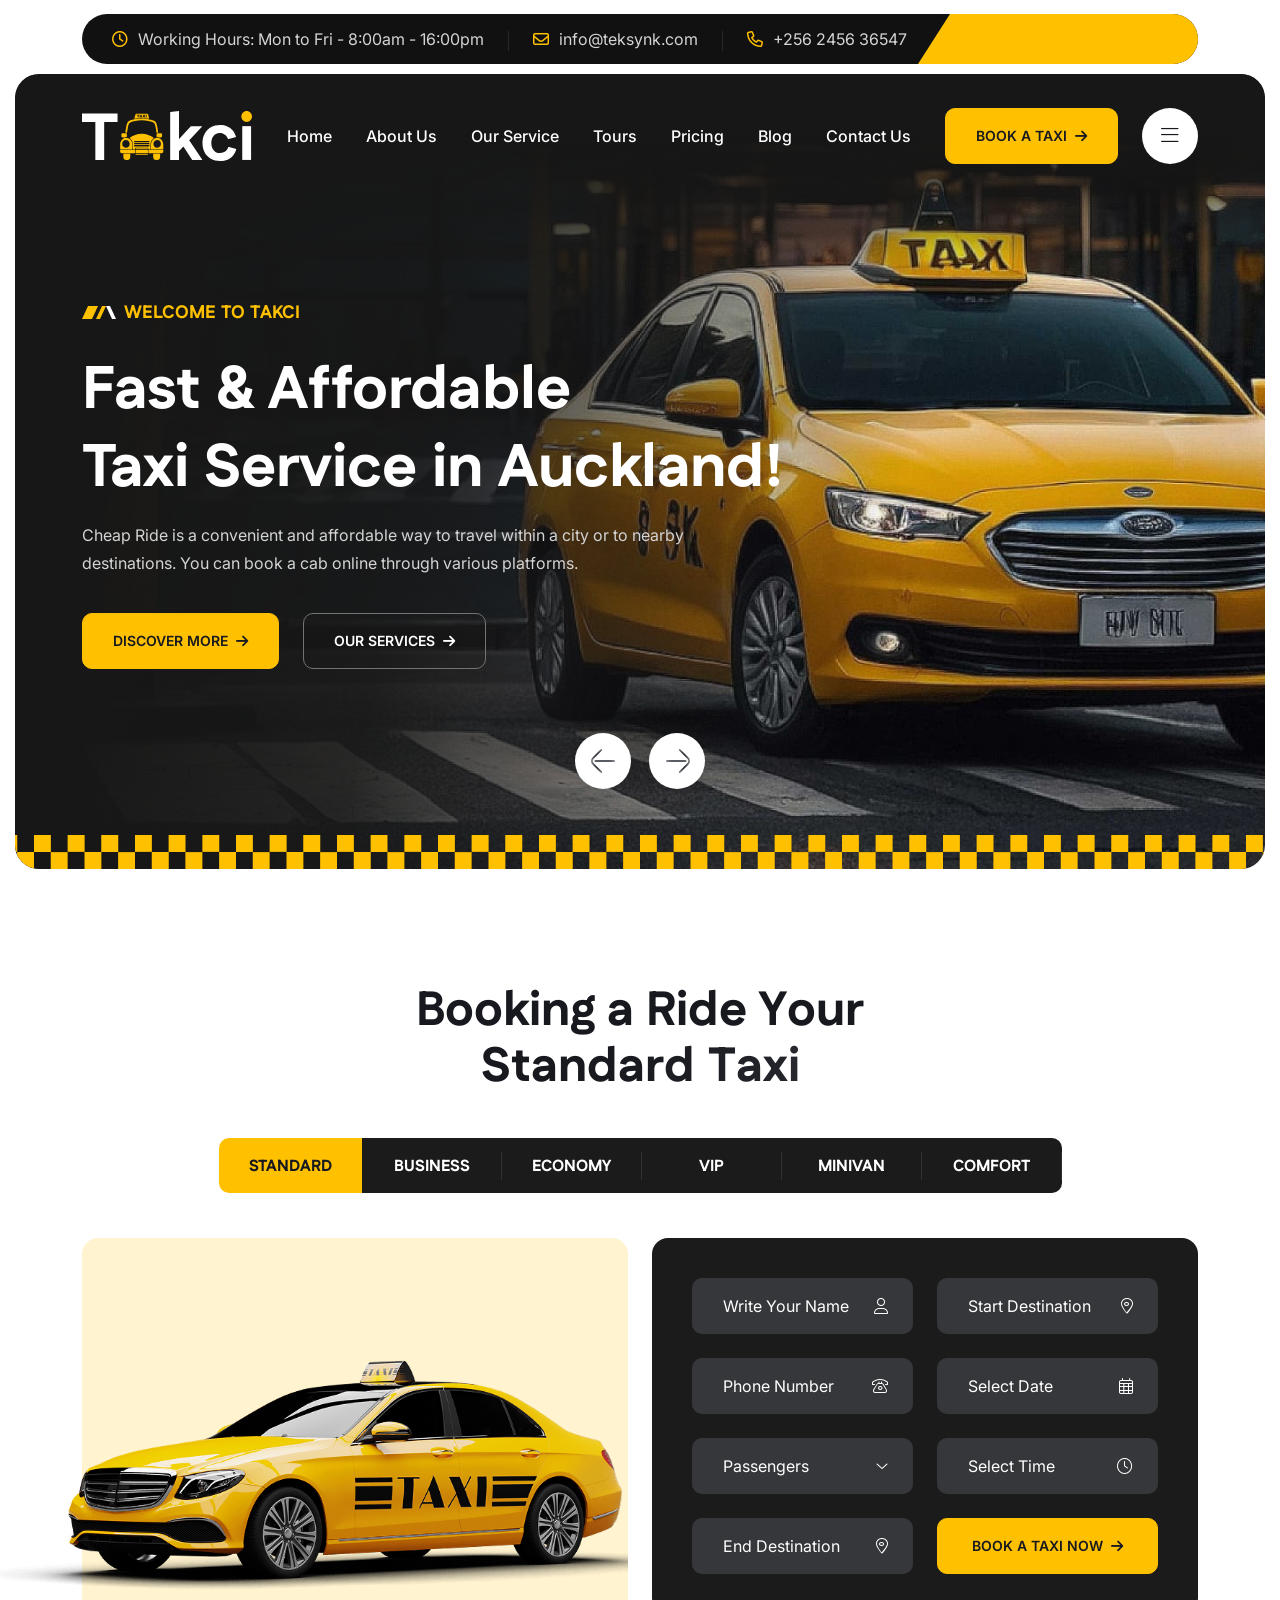
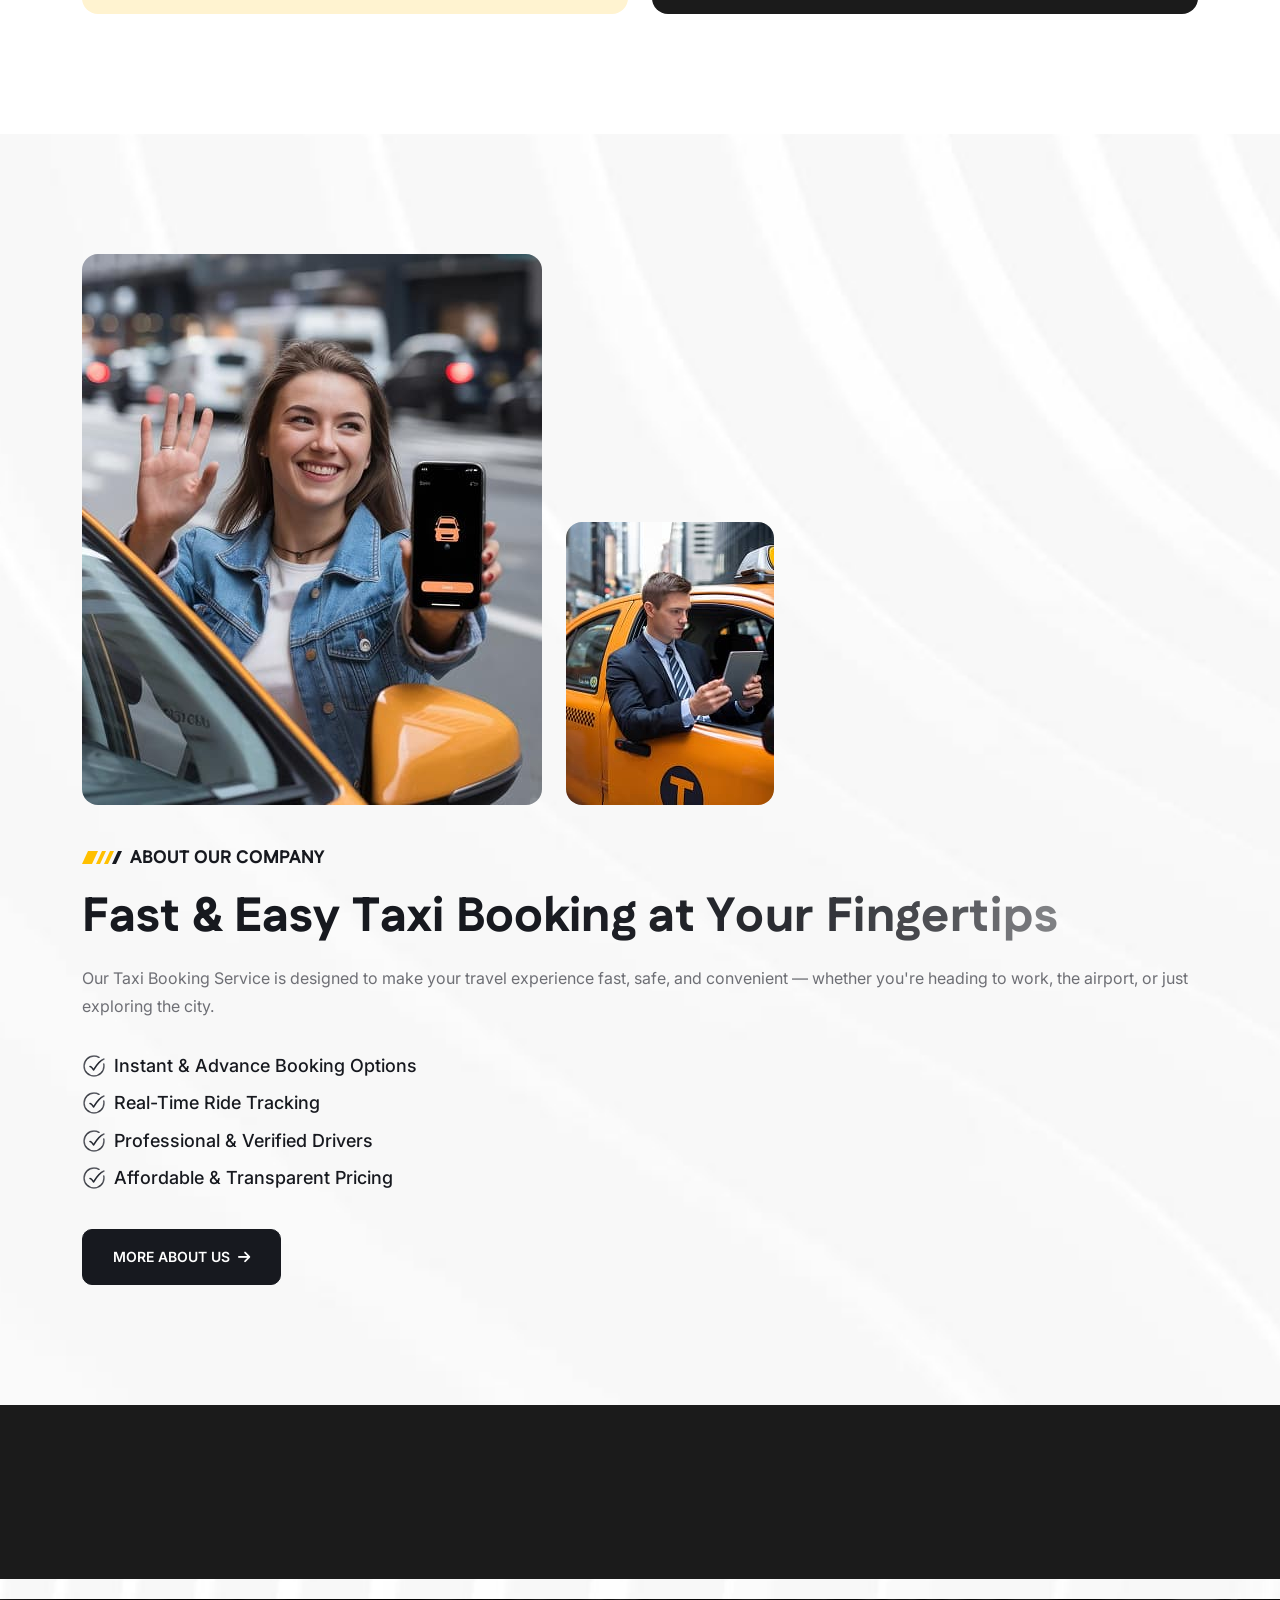
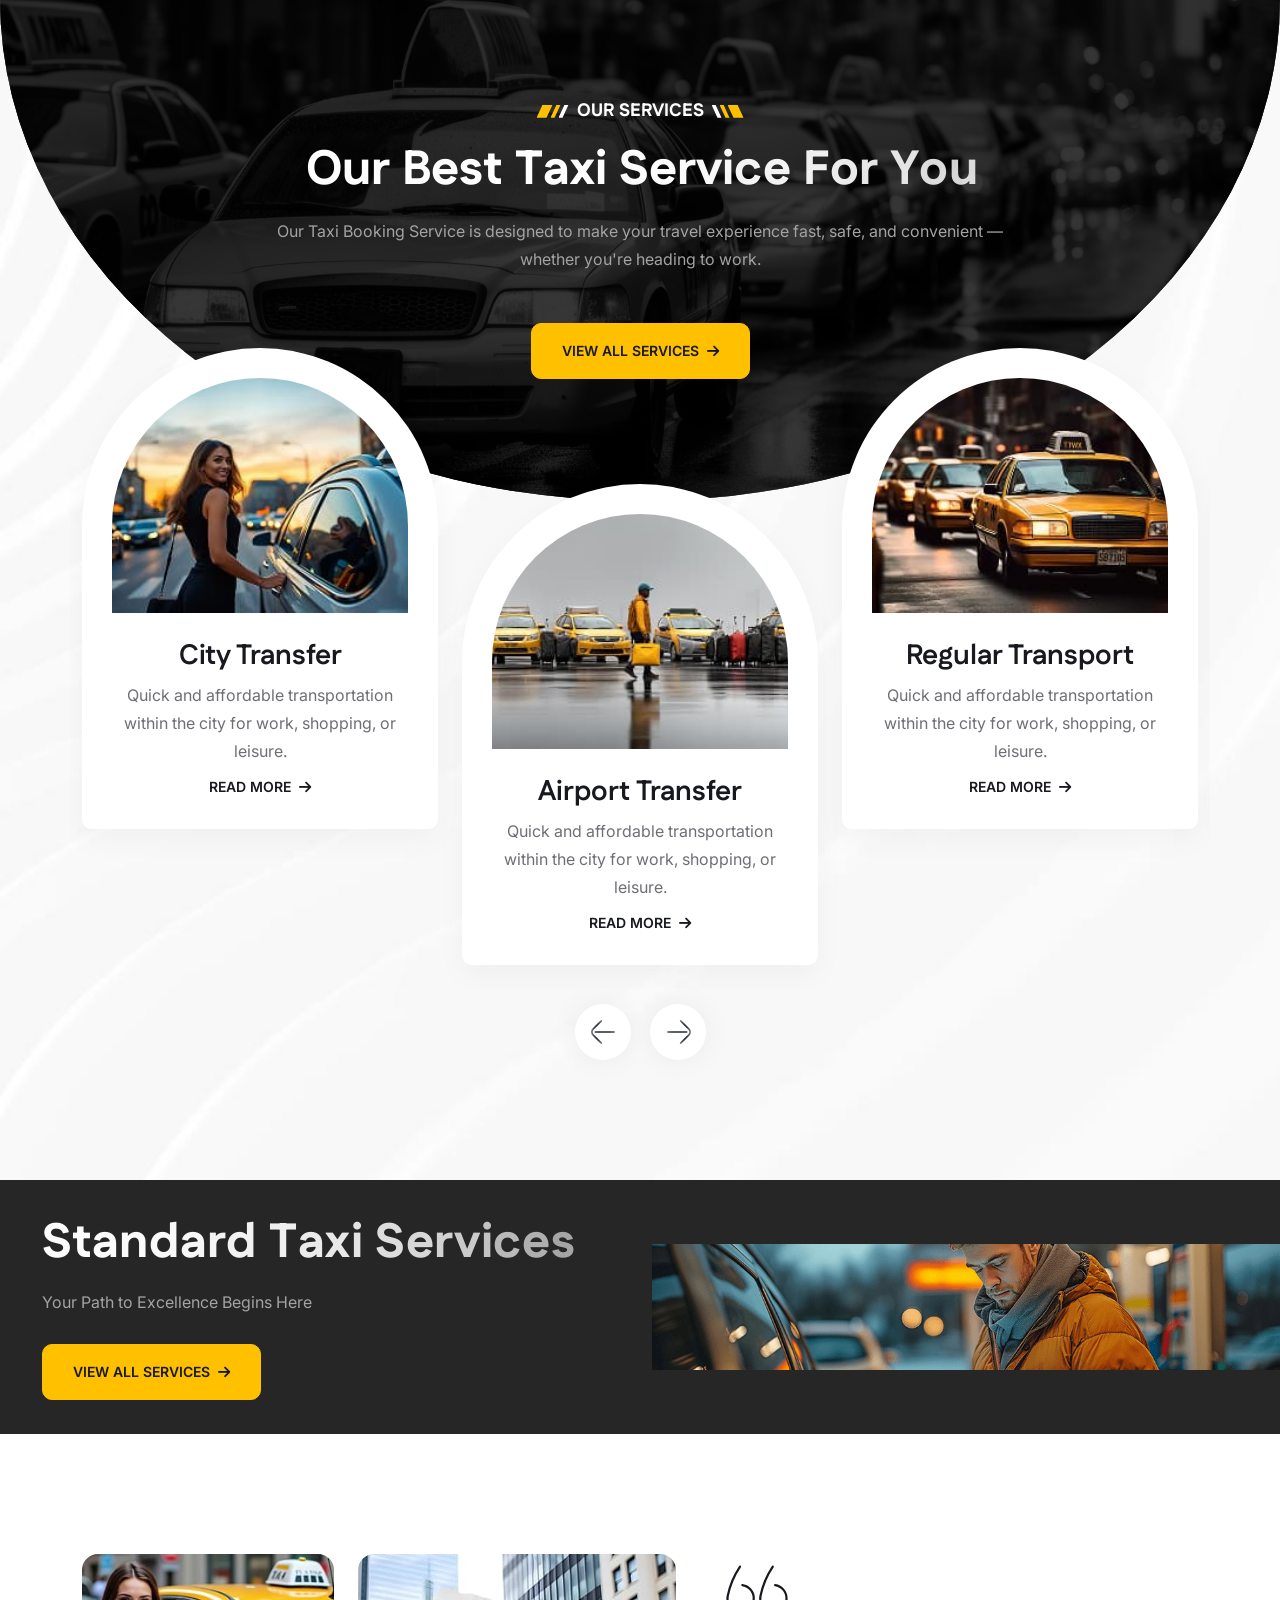
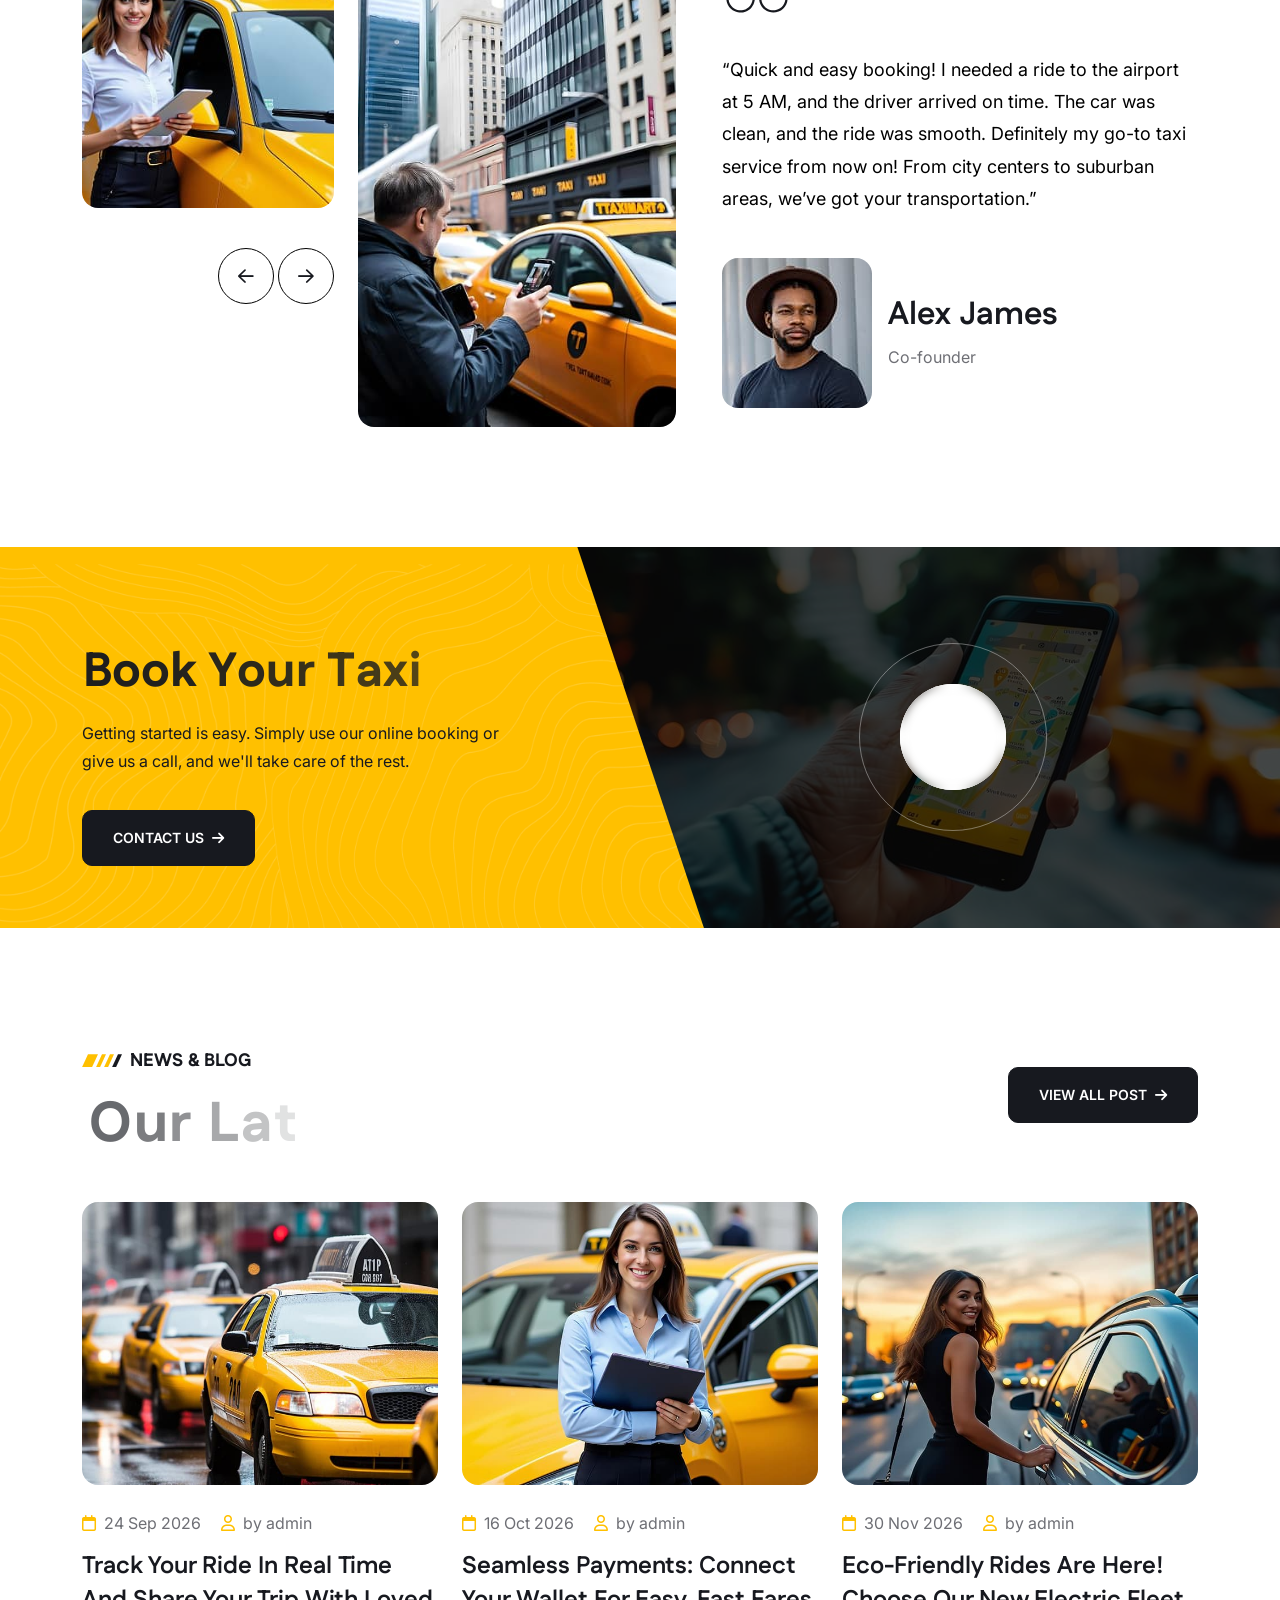
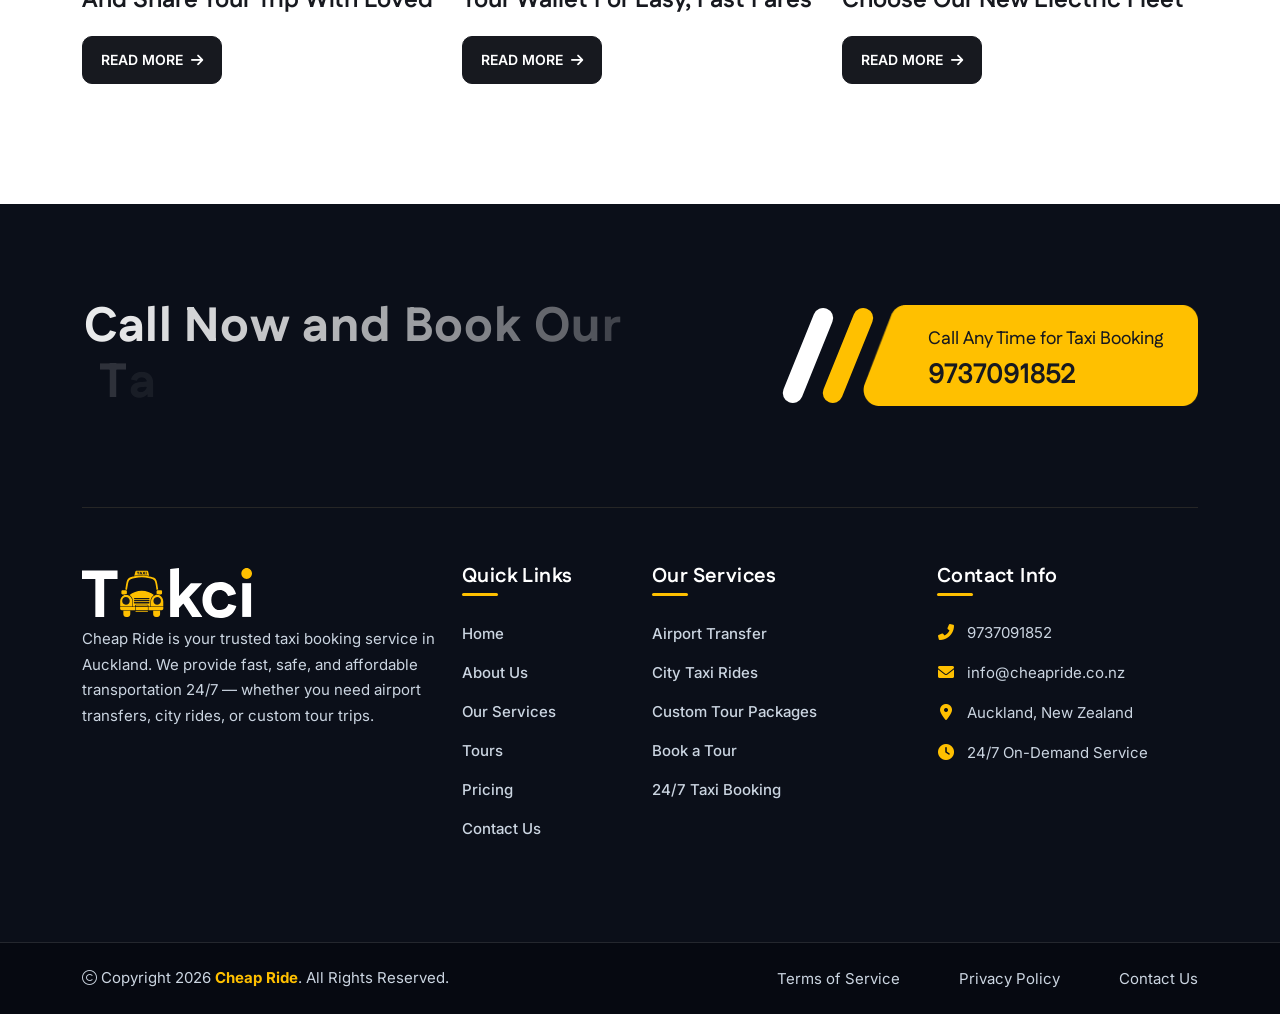
<file: index.html>
<!DOCTYPE html>
<html class="no-js" lang="zxx" dir="ltr">

<head>
    <meta charset="utf-8" />
    <meta http-equiv="x-ua-compatible" content="ie=edge" />

    <meta name="author" content="Cheap Ride" />
    <meta name="description" content="Cheap Ride - Best and most affordable taxi service in Auckland" />
    <meta name="keywords" content="Cheap Ride - Best and most affordable taxi service in Auckland" />
    <meta name="robots" content="INDEX,FOLLOW" />
    <meta name="viewport" content="width=device-width,initial-scale=1,shrink-to-fit=no" />
    <link rel="apple-touch-icon" sizes="57x57" href="assets/img/favicons/apple-icon-57x57.png" />
    <link rel="apple-touch-icon" sizes="60x60" href="assets/img/favicons/apple-icon-60x60.png" />
    <link rel="apple-touch-icon" sizes="72x72" href="assets/img/favicons/apple-icon-72x72.png" />
    <link rel="apple-touch-icon" sizes="76x76" href="assets/img/favicons/apple-icon-76x76.png" />
    <link rel="apple-touch-icon" sizes="114x114" href="assets/img/favicons/apple-icon-114x114.png" />
    <link rel="apple-touch-icon" sizes="120x120" href="assets/img/favicons/apple-icon-120x120.png" />
    <link rel="apple-touch-icon" sizes="144x144" href="assets/img/favicons/apple-icon-144x144.png" />
    <link rel="apple-touch-icon" sizes="152x152" href="assets/img/favicons/apple-icon-152x152.png" />
    <link rel="apple-touch-icon" sizes="180x180" href="assets/img/favicons/apple-icon-180x180.png" />
    <link rel="icon" type="image/png" sizes="192x192" href="assets/img/favicons/android-icon-192x192.png" />
    <link rel="icon" type="image/png" sizes="32x32" href="assets/img/favicons/favicon-32x32.png" />
    <link rel="icon" type="image/png" sizes="96x96" href="assets/img/favicons/favicon-96x96.png" />
    <link rel="icon" type="image/png" sizes="16x16" href="assets/img/favicons/favicon-16x16.png" />
    <link rel="manifest" href="assets/img/favicons/manifest.json" />
    <meta name="msapplication-TileColor" content="#ffffff" />
    <meta name="msapplication-TileImage" content="assets/img/favicons/ms-icon-144x144.png" />
    <meta name="theme-color" content="#ffffff" />
    <link rel="preconnect" href="https://fonts.googleapis.com/" />
    <link rel="preconnect" href="https://fonts.gstatic.com/" crossorigin />
    <link
        href="https://fonts.googleapis.com/css2?family=Fustat:wght@200..800&amp;family=Inter:ital,opsz,wght@0,14..32,100..900;1,14..32,100..900&amp;display=swap"
        rel="stylesheet" />
    <link rel="stylesheet" href="assets/css/app.min.css" />
    <link rel="stylesheet" href="assets/css/fontawesome.min.css" />
    <link rel="stylesheet" href="assets/css/style.css" />
    <title>
        Cheap Ride - Best and most affordable taxi service in Auckland
    </title>
</head>

<body class="">
    <div class="preloader">
        <button class="th-btn preloaderCls">Cancel Preloader</button>
        <div class="preloader-inner">
            <div class="bounce">
                <img src="assets/img/logo-icon.svg" alt="img" />
            </div>
            <span class="loader">Auckland <span class="loading-text">Auckland</span></span>
        </div>
    </div>
    <div class="sidemenu-wrapper sidemenu-info d-none d-lg-block">
        <div class="sidemenu-content allow-natural-scroll">
            <button class="closeButton sideMenuCls">
                <i class="far fa-times"></i>
            </button>
            <div class="widget">
                <div class="th-widget-about">
                    <div class="about-logo">
                        <a href="index.html"><img src="assets/img/logo.svg" alt="Takci" /></a>
                    </div>
                    <p class="about-text mb-4">
                        Our Taxi Booking Service is designed to make your travel
                        experience fast, safe, and convenient — whether you're heading to
                        work, the airport, or just exploring the city.
                    </p>
                </div>
            </div>
            <div class="widget">
                <h3 class="widget_title">Recent Posts</h3>
                <div class="recent-post-wrap">
                    <div class="recent-post">
                        <div class="media-img">
                            <a href="blog-details.html"><img src="assets/img/blog/recent-post-1-1.jpg"
                                    alt="Blog Image" /></a>
                        </div>
                        <div class="media-body">
                            <div class="recent-post-meta">
                                <a href="blog.html"><i class="far fa-calendar"></i>22 Sep, 2026</a>
                            </div>
                            <h4 class="post-title">
                                <a class="text-inherit" href="blog-details.html">Book your ride through our app,
                                    website,</a>
                            </h4>
                        </div>
                    </div>
                    <div class="recent-post">
                        <div class="media-img">
                            <a href="blog-details.html"><img src="assets/img/blog/recent-post-1-2.jpg"
                                    alt="Blog Image" /></a>
                        </div>
                        <div class="media-body">
                            <div class="recent-post-meta">
                                <a href="blog.html"><i class="far fa-calendar"></i>24 Sep, 2026</a>
                            </div>
                            <h4 class="post-title">
                                <a class="text-inherit" href="blog-details.html">Plan your ride in advance by
                                    scheduling</a>
                            </h4>
                        </div>
                    </div>
                    <div class="recent-post">
                        <div class="media-img">
                            <a href="blog-details.html"><img src="assets/img/blog/recent-post-1-3.jpg"
                                    alt="Blog Image" /></a>
                        </div>
                        <div class="media-body">
                            <div class="recent-post-meta">
                                <a href="blog.html"><i class="far fa-calendar"></i>23 Oct, 2026</a>
                            </div>
                            <h4 class="post-title">
                                <a class="text-inherit" href="blog-details.html">Long-distance rides to nearby towns</a>
                            </h4>
                        </div>
                    </div>
                </div>
            </div>
            <div class="widget th-newsletter-widget">
                <h3 class="widget_title">Subscribe to Newsletter</h3>
                <p class="footer-text mb-4">
                    Get Monthly insights from founders around the globe. No spam -
                    promise.
                </p>
                <form class="newsletter-form">
                    <div class="form-group style-dark">
                        <input class="form-control" type="email" placeholder="Enter your email" required="" />
                    </div>
                    <button type="submit" class="th-btn style2">Subscribe</button>
                </form>
            </div>
        </div>
    </div>
    <div class="th-menu-wrapper">
        <div class="th-menu-area text-center">
            <button class="th-menu-toggle"><i class="far fa-times"></i></button>
            <div class="mobile-logo">
                <a href="index.html"><img src="assets/img/logo2.svg" alt="Cheap Ride" /></a>
            </div>
            <div class="th-mobile-menu allow-natural-scroll">
                <ul>
                    <li><a href="index.html">Home</a></li>
                    <li><a href="about.html">About Us</a></li>
                    <li><a href="service.html">Our Service</a></li>
                    <li><a href="tours.html">Tours</a></li>
                    <li><a href="pricing.html">Pricing</a></li>
                    <li><a href="blog.html">Blog</a></li>
                    <li><a href="contact.html">Contact Us</a></li>
                </ul>
            </div>
        </div>
    </div>

    <div class="popup-search-box d-none d-lg-block">
        <button class="searchClose"><i class="far fa-times"></i></button>
        <form action="#">
            <input type="text" placeholder="What are you looking for?" />
            <button type="submit"><i class="fal fa-search"></i></button>
        </form>
    </div>
    <header class="th-header header-layout1">
        <div class="container">
            <div class="header-top">
                <div class="row justify-content-center justify-content-md-between align-items-center gy-2">
                    <div class="col-auto d-md-block d-none">
                        <div class="header-links">
                            <ul class="header-left-wrap">
                                <li>
                                    <i class="far fa-map-marker-alt"></i>156 Main Street, 2nd
                                    Floor. USA
                                </li>
                                <li>
                                    <i class="far fa-clock"></i>Working Hours: Mon to Fri -
                                    8:00am - 16:00pm
                                </li>
                                <li>
                                    <i class="far fa-envelope"></i><a
                                        href="mailto:info@teksynk.com">info@teksynk.com</a>
                                </li>
                                <li>
                                    <i class="far fa-phone"></i><a href="tel:256245636547">+256 2456 36547</a>
                                </li>
                            </ul>
                        </div>
                    </div>

                </div>
            </div>
        </div>
        <div class="sticky-wrapper">
            <div class="container">
                <div class="menu-area">
                    <div class="row align-items-center justify-content-between">
                        <div class="col-auto">
                            <div class="header-logo">
                                <a href="index.html"><img src="assets/img/logo2.svg" alt="Cheap Ride" /></a>
                            </div>
                        </div>
                        <div class="col-auto">
                            <nav class="main-menu d-none d-lg-inline-block">
                                <ul>
                                    <li><a href="index.html">Home</a></li>
                                    <li><a href="about.html">About Us</a></li>
                                    <li><a href="service.html">Our Service</a></li>
                                    <li><a href="tours.html">Tours</a></li>
                                    <li><a href="pricing.html">Pricing</a></li>
                                    <li><a href="blog.html">Blog</a></li>
                                    <li><a href="contact.html">Contact Us</a></li>
                                </ul>
                            </nav>
                            <div class="header-button d-flex d-lg-none">
                                <button type="button" class="th-menu-toggle icon-btn style2">
                                    <i class="far fa-bars"></i>
                                </button>
                            </div>
                        </div>
                        <div class="col-auto d-xl-block d-none">
                            <div class="header-button">
                                <a href="contact.html" class="th-btn style4">BOOK A TAXI <i
                                        class="fas fa-arrow-right ms-2"></i></a>
                                <button type="button" class="icon-btn style2 sideMenuInfo">
                                    <i class="fal fa-bars"></i>
                                </button>
                            </div>
                        </div>
                    </div>
                </div>
            </div>
        </div>
    </header>

    <div class="th-hero-wrapper hero-1" id="hero">
        <div class="swiper th-slider hero-slider1" id="heroSlider1"
            data-slider-options='{"effect":"fade","autoHeight": "true"}'>
            <div class="swiper-wrapper">
                <div class="swiper-slide">
                    <div class="th-hero-bg" data-bg-src="assets/img/hero/hero_bg_1_1.jpg">
                        <div class="line-anim th-hero-bg-shape1" data-bg-src="assets/img/shape/shape3.png"></div>
                    </div>
                    <div class="hero-inner">
                        <div class="container">
                            <div class="row">
                                <div class="col-xl-12">
                                    <div class="hero-style1">
                                        <span class="sub-title" data-ani="slideinup" data-ani-delay="0.2s"><span
                                                class="subtitle-shape1"></span>
                                            <span class="subtitle-shape2"></span>
                                            <span class="subtitle-shape3 me-2 ms-0"></span> WELCOME
                                            TO TAKCI</span>
                                        <h1 class="hero-title text-white">
                                            <span class="title1" data-ani="slideinup" data-ani-delay="0.3s">Fast &
                                                Affordable</span>
                                            <span class="title2" data-ani="slideinup" data-ani-delay="0.4s">Taxi Service
                                                in Auckland!</span>
                                        </h1>
                                        <p class="hero-text" data-ani="slideinup" data-ani-delay="0.6s">
                                            Cheap Ride is a convenient and affordable way to travel
                                            within a city or to nearby destinations. You can book a
                                            cab online through various platforms.
                                        </p>
                                        <div class="btn-wrap" data-ani="slideinup" data-ani-delay="0.7s">
                                            <a href="contact.html" class="th-btn style4">DISCOVER MORE<i
                                                    class="fas fa-arrow-right ms-2"></i></a>
                                            <a href="service.html" class="th-btn style5">OUR SERVICES<i
                                                    class="fas fa-arrow-right ms-2"></i></a>
                                        </div>
                                    </div>
                                </div>
                            </div>
                        </div>
                    </div>
                </div>
                <div class="swiper-slide">
                    <div class="th-hero-bg" data-bg-src="assets/img/hero/hero_bg_1_2.jpg">
                        <div class="line-anim th-hero-bg-shape1" data-bg-src="assets/img/shape/shape3.png"></div>
                    </div>
                    <div class="hero-inner">
                        <div class="container">
                            <div class="row">
                                <div class="col-xl-12">
                                    <div class="hero-style1">
                                        <h1 class="hero-title text-white">
                                            <span class="title1" data-ani="slideinup" data-ani-delay="0.3s">Reliable &
                                                Affordable</span>
                                            <span class="title2" data-ani="slideinup" data-ani-delay="0.4s">Taxi
                                                Service!</span>
                                        </h1>
                                        <p class="hero-text" data-ani="slideinup" data-ani-delay="0.6s">
                                            Online taxi service is a convenient and affordable way
                                            to travel within a city or to nearby destinations. You
                                            can book a cab online through various platforms.
                                        </p>
                                        <div class="btn-wrap" data-ani="slideinup" data-ani-delay="0.7s">
                                            <a href="contact.html" class="th-btn style4">DISCOVER MORE<i
                                                    class="fas fa-arrow-right ms-2"></i></a>
                                            <a href="service.html" class="th-btn style5">OUR SERVICES<i
                                                    class="fas fa-arrow-right ms-2"></i></a>
                                        </div>
                                    </div>
                                </div>
                            </div>
                        </div>
                    </div>
                </div>
            </div>
            <button data-slider-prev="#heroSlider1" class="slider-arrow style2">
                <img class="icon" data-mask-src="assets/img/icon/arrow-left.svg" src="assets/img/icon/arrow-left.svg"
                    alt="icon" />
            </button>
            <button data-slider-next="#heroSlider1" class="slider-arrow style2 slider-next">
                <img class="icon" data-mask-src="assets/img/icon/arrow-right.svg" src="assets/img/icon/arrow-right.svg"
                    alt="icon" />
            </button>
        </div>
    </div>
    <div class="space overflow-hidden">
        <div class="container">
            <div class="row justify-content-center">
                <div class="col-xl-5">
                    <div class="title-area text-center">
                        <h2 class="sec-title h3 text-anim2 wow fadeinup">
                            Booking a Ride Your Standard Taxi
                        </h2>
                    </div>
                </div>
                <div class="col-12">
                    <div class="nav nav-tabs tab-menu1 mb-45 wow fadeinup" role="tablist" data-wow-delay="0.2">
                        <button class="nav-link tab-btn active" id="nav-booking-tab-1" data-bs-toggle="tab"
                            data-bs-target="#nav-booking1" type="button" role="tab" aria-controls="nav-booking1"
                            aria-selected="true">
                            STANDARD
                        </button>
                        <button class="nav-link tab-btn" id="nav-booking-tab-2" data-bs-toggle="tab"
                            data-bs-target="#nav-booking2" type="button" role="tab" aria-controls="nav-booking2"
                            aria-selected="false">
                            BUSINESS
                        </button>
                        <button class="nav-link tab-btn" id="nav-booking-tab-3" data-bs-toggle="tab"
                            data-bs-target="#nav-booking3" type="button" role="tab" aria-controls="nav-booking3"
                            aria-selected="false">
                            ECONOMY
                        </button>
                        <button class="nav-link tab-btn" id="nav-booking-tab-4" data-bs-toggle="tab"
                            data-bs-target="#nav-booking4" type="button" role="tab" aria-controls="nav-booking4"
                            aria-selected="false">
                            VIP
                        </button>
                        <button class="nav-link tab-btn" id="nav-booking-tab-5" data-bs-toggle="tab"
                            data-bs-target="#nav-booking5" type="button" role="tab" aria-controls="nav-booking5"
                            aria-selected="false">
                            MINIVAN
                        </button>
                        <button class="nav-link tab-btn" id="nav-booking-tab-6" data-bs-toggle="tab"
                            data-bs-target="#nav-booking6" type="button" role="tab" aria-controls="nav-booking6"
                            aria-selected="false">
                            COMFORT
                        </button>
                    </div>
                </div>
            </div>
            <div class="tab-content wow fadeinup" data-wow-delay="0.4">
                <div class="tab-pane fade show active" id="nav-booking1" role="tabpanel"
                    aria-labelledby="nav-booking-tab-1" tabindex="0">
                    <div class="row gy-4 gx-40">
                        <div class="col-xl-6">
                            <div class="booking-thumb1">
                                <img src="assets/img/normal/booking_1_1.png" alt="img" />
                            </div>
                        </div>
                        <div class="col-xl-6">
                            <form action="mail.php" method="POST"
                                class="booking-form1 ajax-contact">
                                <div class="row gy-4">
                                    <div class="form-group style2 col-md-6">
                                        <input type="text" class="form-control" name="name" id="name"
                                            placeholder="Write Your Name" />
                                        <i class="fal fa-user"></i>
                                    </div>
                                    <div class="form-group style2 col-md-6">
                                        <input type="text" class="form-control" name="pickup" placeholder="Start Destination" />
                                        <i class="fal fa-map-marker-alt"></i>
                                    </div>
                                    <div class="form-group style2 col-md-6">
                                        <input type="number" class="form-control" name="number" id="number"
                                            placeholder="Phone Number" />
                                        <i class="fal fa-phone-rotary"></i>
                                    </div>
                                    <div class="form-group style2 col-md-6">
                                        <input type="text" class="form-control form-date" name="date" id="date"
                                            placeholder="Select Date" />
                                        <i class="fal fa-calendar-alt"></i>
                                    </div>
                                    <div class="form-group style2 col-md-6">
                                        <select name="subject" id="subject" class="form-select">
                                            <option value="" disabled="disabled" selected="selected" hidden>
                                                Passengers
                                            </option>
                                            <option value="Passengers option1">
                                                2 Adult 1 Child
                                            </option>
                                            <option value="Passengers option2">
                                                1 Adult 1 Child
                                            </option>
                                            <option value="Passengers option3">3 Adult</option>
                                            <option value="Passengers option4">1 Adult Only</option>
                                        </select>
                                        <i class="fal fa-angle-down"></i>
                                    </div>
                                    <div class="form-group style2 col-md-6">
                                        <input type="text" class="form-control form-time" name="time" id="time"
                                            placeholder="Select Time" />
                                        <i class="fal fa-clock"></i>
                                    </div>
                                    
                                    <div class="form-group style2 col-md-6">
                                        <input type="text" class="form-control" name="destination" placeholder="End Destination" />
                                        <i class="fal fa-map-marker-alt"></i>
                                    </div>
                                    <div class="form-btn col-md-6">
                                        <button class="th-btn style4 btn-fw">
                                            BOOK A TAXI NOW <i class="fas fa-arrow-right ms-2"></i>
                                        </button>
                                    </div>
                                </div>
                                <p class="form-messages mb-0 mt-3"></p>
                            </form>
                        </div>
                    </div>
                </div>
                <div class="tab-pane fade" id="nav-booking2" role="tabpanel" aria-labelledby="nav-booking-tab-2"
                    tabindex="0">
                    <div class="row gy-4 gx-40">
                        <div class="col-xl-6">
                            <div class="booking-thumb1">
                                <img src="assets/img/normal/booking_1_2.png" alt="img" />
                            </div>
                        </div>
                        <div class="col-xl-6">
                            <form action="mail.php" method="POST"
                                class="booking-form1 ajax-contact">
                                <div class="row gy-4">
                                    <div class="form-group style2 col-md-6">
                                        <input type="text" class="form-control" name="name" id="name1"
                                            placeholder="Write Your Name" />
                                        <i class="fal fa-user"></i>
                                    </div>
                                    <div class="form-group style2 col-md-6">
                                        <input type="text" class="form-control" name="pickup" placeholder="Start Destination" />
                                        <i class="fal fa-map-marker-alt"></i>
                                    </div>
                                    <div class="form-group style2 col-md-6">
                                        <input type="number" class="form-control" name="number" id="number1"
                                            placeholder="Phone Number" />
                                        <i class="fal fa-phone-rotary"></i>
                                    </div>
                                    <div class="form-group style2 col-md-6">
                                        <input type="text" class="form-control form-date" name="date" id="date1"
                                            placeholder="Select Date" />
                                        <i class="fal fa-calendar-alt"></i>
                                    </div>
                                    <div class="form-group style2 col-md-6">
                                        <select name="subject" id="subject1" class="form-select">
                                            <option value="" disabled="disabled" selected="selected" hidden>
                                                Passengers
                                            </option>
                                            <option value="Passengers option1">
                                                2 Adult 1 Child
                                            </option>
                                            <option value="Passengers option2">
                                                1 Adult 1 Child
                                            </option>
                                            <option value="Passengers option3">3 Adult</option>
                                            <option value="Passengers option4">1 Adult Only</option>
                                        </select>
                                        <i class="fal fa-angle-down"></i>
                                    </div>
                                    <div class="form-group style2 col-md-6">
                                        <input type="text" class="form-control form-time" name="time" id="time1"
                                            placeholder="Select Time" />
                                        <i class="fal fa-clock"></i>
                                    </div>
                                    
                                    <div class="form-group style2 col-md-6">
                                        <input type="text" class="form-control" name="destination" placeholder="End Destination" />
                                        <i class="fal fa-map-marker-alt"></i>
                                    </div>
                                    <div class="form-btn col-md-6">
                                        <button class="th-btn style4 btn-fw">
                                            BOOK A TAXI NOW <i class="fas fa-arrow-right ms-2"></i>
                                        </button>
                                    </div>
                                </div>
                                <p class="form-messages mb-0 mt-3"></p>
                            </form>
                        </div>
                    </div>
                </div>
                <div class="tab-pane fade" id="nav-booking3" role="tabpanel" aria-labelledby="nav-booking-tab-3"
                    tabindex="0">
                    <div class="row gy-4 gx-40">
                        <div class="col-xl-6">
                            <div class="booking-thumb1">
                                <img src="assets/img/normal/booking_1_3.png" alt="img" />
                            </div>
                        </div>
                        <div class="col-xl-6">
                            <form action="mail.php" method="POST"
                                class="booking-form1 ajax-contact">
                                <div class="row gy-4">
                                    <div class="form-group style2 col-md-6">
                                        <input type="text" class="form-control" name="name2" id="name2"
                                            placeholder="Write Your Name" />
                                        <i class="fal fa-user"></i>
                                    </div>
                                    <div class="form-group style2 col-md-6">
                                        <input type="text" class="form-control" name="pickup" placeholder="Start Destination" />
                                        <i class="fal fa-map-marker-alt"></i>
                                    </div>
                                    <div class="form-group style2 col-md-6">
                                        <input type="number" class="form-control" name="number2" id="number2"
                                            placeholder="Phone Number" />
                                        <i class="fal fa-phone-rotary"></i>
                                    </div>
                                    <div class="form-group style2 col-md-6">
                                        <input type="text" class="form-control form-date" name="date2" id="date2"
                                            placeholder="Select Date" />
                                        <i class="fal fa-calendar-alt"></i>
                                    </div>
                                    <div class="form-group style2 col-md-6">
                                        <select name="subject" id="subject2" class="form-select">
                                            <option value="" disabled="disabled" selected="selected" hidden>
                                                Passengers
                                            </option>
                                            <option value="Passengers option1">
                                                2 Adult 1 Child
                                            </option>
                                            <option value="Passengers option2">
                                                1 Adult 1 Child
                                            </option>
                                            <option value="Passengers option3">3 Adult</option>
                                            <option value="Passengers option4">1 Adult Only</option>
                                        </select>
                                        <i class="fal fa-angle-down"></i>
                                    </div>
                                    <div class="form-group style2 col-md-6">
                                        <input type="text" class="form-control form-time" name="time2" id="time2"
                                            placeholder="Select Time" />
                                        <i class="fal fa-clock"></i>
                                    </div>
                                    
                                    <div class="form-group style2 col-md-6">
                                        <input type="text" class="form-control" name="destination" placeholder="End Destination" />
                                        <i class="fal fa-map-marker-alt"></i>
                                    </div>
                                    <div class="form-btn col-md-6">
                                        <button class="th-btn style4 btn-fw">
                                            BOOK A TAXI NOW <i class="fas fa-arrow-right ms-2"></i>
                                        </button>
                                    </div>
                                </div>
                                <p class="form-messages mb-0 mt-3"></p>
                            </form>
                        </div>
                    </div>
                </div>
                <div class="tab-pane fade" id="nav-booking4" role="tabpanel" aria-labelledby="nav-booking-tab-4"
                    tabindex="0">
                    <div class="row gy-4 gx-40">
                        <div class="col-xl-6">
                            <div class="booking-thumb1">
                                <img src="assets/img/normal/booking_1_4.png" alt="img" />
                            </div>
                        </div>
                        <div class="col-xl-6">
                            <form action="mail.php" method="POST"
                                class="booking-form1 ajax-contact">
                                <div class="row gy-4">
                                    <div class="form-group style2 col-md-6">
                                        <input type="text" class="form-control" name="name3" id="name3"
                                            placeholder="Write Your Name" />
                                        <i class="fal fa-user"></i>
                                    </div>
                                    <div class="form-group style2 col-md-6">
                                        <input type="text" class="form-control" name="pickup" placeholder="Start Destination" />
                                        <i class="fal fa-map-marker-alt"></i>
                                    </div>
                                    <div class="form-group style2 col-md-6">
                                        <input type="number" class="form-control" name="number3" id="number3"
                                            placeholder="Phone Number" />
                                        <i class="fal fa-phone-rotary"></i>
                                    </div>
                                    <div class="form-group style2 col-md-6">
                                        <input type="text" class="form-control form-date" name="date3" id="date3"
                                            placeholder="Select Date" />
                                        <i class="fal fa-calendar-alt"></i>
                                    </div>
                                    <div class="form-group style2 col-md-6">
                                        <select name="subjec3t" id="subject3" class="form-select">
                                            <option value="" disabled="disabled" selected="selected" hidden>
                                                Passengers
                                            </option>
                                            <option value="Passengers option1">
                                                2 Adult 1 Child
                                            </option>
                                            <option value="Passengers option2">
                                                1 Adult 1 Child
                                            </option>
                                            <option value="Passengers option3">3 Adult</option>
                                            <option value="Passengers option4">1 Adult Only</option>
                                        </select>
                                        <i class="fal fa-angle-down"></i>
                                    </div>
                                    <div class="form-group style2 col-md-6">
                                        <input type="text" class="form-control form-time" name="time3" id="time3"
                                            placeholder="Select Time" />
                                        <i class="fal fa-clock"></i>
                                    </div>
                                    
                                    <div class="form-group style2 col-md-6">
                                        <input type="text" class="form-control" name="destination" placeholder="End Destination" />
                                        <i class="fal fa-map-marker-alt"></i>
                                    </div>
                                    <div class="form-btn col-md-6">
                                        <button class="th-btn style4 btn-fw">
                                            BOOK A TAXI NOW <i class="fas fa-arrow-right ms-2"></i>
                                        </button>
                                    </div>
                                </div>
                                <p class="form-messages mb-0 mt-3"></p>
                            </form>
                        </div>
                    </div>
                </div>
                <div class="tab-pane fade" id="nav-booking5" role="tabpanel" aria-labelledby="nav-booking-tab-5"
                    tabindex="0">
                    <div class="row gy-4 gx-40">
                        <div class="col-xl-6">
                            <div class="booking-thumb1">
                                <img src="assets/img/normal/booking_1_5.png" alt="img" />
                            </div>
                        </div>
                        <div class="col-xl-6">
                            <form action="mail.php" method="POST"
                                class="booking-form1 ajax-contact">
                                <div class="row gy-4">
                                    <div class="form-group style2 col-md-6">
                                        <input type="text" class="form-control" name="name" id="name4"
                                            placeholder="Write Your Name" />
                                        <i class="fal fa-user"></i>
                                    </div>
                                    <div class="form-group style2 col-md-6">
                                        <input type="text" class="form-control" name="pickup" placeholder="Start Destination" />
                                        <i class="fal fa-map-marker-alt"></i>
                                    </div>
                                    <div class="form-group style2 col-md-6">
                                        <input type="number" class="form-control" name="number" id="number4"
                                            placeholder="Phone Number" />
                                        <i class="fal fa-phone-rotary"></i>
                                    </div>
                                    <div class="form-group style2 col-md-6">
                                        <input type="text" class="form-control form-date" name="date" id="date4"
                                            placeholder="Select Date" />
                                        <i class="fal fa-calendar-alt"></i>
                                    </div>
                                    <div class="form-group style2 col-md-6">
                                        <select name="subject" id="subject4" class="form-select">
                                            <option value="" disabled="disabled" selected="selected" hidden>
                                                Passengers
                                            </option>
                                            <option value="Passengers option1">
                                                2 Adult 1 Child
                                            </option>
                                            <option value="Passengers option2">
                                                1 Adult 1 Child
                                            </option>
                                            <option value="Passengers option3">3 Adult</option>
                                            <option value="Passengers option4">1 Adult Only</option>
                                        </select>
                                        <i class="fal fa-angle-down"></i>
                                    </div>
                                    <div class="form-group style2 col-md-6">
                                        <input type="text" class="form-control form-time" name="time4" id="time4"
                                            placeholder="Select Time" />
                                        <i class="fal fa-clock"></i>
                                    </div>
                                    
                                    <div class="form-group style2 col-md-6">
                                        <input type="text" class="form-control" name="destination" placeholder="End Destination" />
                                        <i class="fal fa-map-marker-alt"></i>
                                    </div>
                                    <div class="form-btn col-md-6">
                                        <button class="th-btn style4 btn-fw">
                                            BOOK A TAXI NOW <i class="fas fa-arrow-right ms-2"></i>
                                        </button>
                                    </div>
                                </div>
                                <p class="form-messages mb-0 mt-3"></p>
                            </form>
                        </div>
                    </div>
                </div>
                <div class="tab-pane fade" id="nav-booking6" role="tabpanel" aria-labelledby="nav-booking-tab-6"
                    tabindex="0">
                    <div class="row gy-4 gx-40">
                        <div class="col-xl-6">
                            <div class="booking-thumb1">
                                <img src="assets/img/normal/booking_1_6.png" alt="img" />
                            </div>
                        </div>
                        <div class="col-xl-6">
                            <form action="mail.php" method="POST"
                                class="booking-form1 ajax-contact">
                                <div class="row gy-4">
                                    <div class="form-group style2 col-md-6">
                                        <input type="text" class="form-control" name="name5" id="name5"
                                            placeholder="Write Your Name" />
                                        <i class="fal fa-user"></i>
                                    </div>
                                    <div class="form-group style2 col-md-6">
                                        <input type="text" class="form-control" name="pickup" placeholder="Start Destination" />
                                        <i class="fal fa-map-marker-alt"></i>
                                    </div>
                                    <div class="form-group style2 col-md-6">
                                        <input type="number" class="form-control" name="number5" id="number5"
                                            placeholder="Phone Number" />
                                        <i class="fal fa-phone-rotary"></i>
                                    </div>
                                    <div class="form-group style2 col-md-6">
                                        <input type="text" class="form-control form-date" name="date5" id="date5"
                                            placeholder="Select Date" />
                                        <i class="fal fa-calendar-alt"></i>
                                    </div>
                                    <div class="form-group style2 col-md-6">
                                        <select name="subject" id="subject5" class="form-select">
                                            <option value="" disabled="disabled" selected="selected" hidden>
                                                Passengers
                                            </option>
                                            <option value="Passengers option1">
                                                2 Adult 1 Child
                                            </option>
                                            <option value="Passengers option2">
                                                1 Adult 1 Child
                                            </option>
                                            <option value="Passengers option3">3 Adult</option>
                                            <option value="Passengers option4">1 Adult Only</option>
                                        </select>
                                        <i class="fal fa-angle-down"></i>
                                    </div>
                                    <div class="form-group style2 col-md-6">
                                        <input type="text" class="form-control form-time" name="time" id="time5"
                                            placeholder="Select Time" />
                                        <i class="fal fa-clock"></i>
                                    </div>
                                    
                                    <div class="form-group style2 col-md-6">
                                        <input type="text" class="form-control" name="destination" placeholder="End Destination" />
                                        <i class="fal fa-map-marker-alt"></i>
                                    </div>
                                    <div class="form-btn col-md-6">
                                        <button class="th-btn style4 btn-fw">
                                            BOOK A TAXI NOW <i class="fas fa-arrow-right ms-2"></i>
                                        </button>
                                    </div>
                                </div>
                                <p class="form-messages mb-0 mt-3"></p>
                            </form>
                        </div>
                    </div>
                </div>
            </div>
        </div>
    </div>
    <div class="overflow-hidden space overflow-hidden bg-smoke" id="about-sec"
        data-bg-src="assets/img/bg/bg-shape1.png">
        <div class="container">
            <div class="row gy-40 align-items-center">
                <div class="col-xxl-7">
                    <div class="img-box1 wow fadeinup">
                        <div class="img1">
                            <img src="assets/img/normal/about-thumb1-1.jpg" alt="About" />
                        </div>
                        <div class="img2">
                            <img src="assets/img/normal/about-thumb1-2.jpg" alt="About" />
                        </div>
                    </div>
                </div>
                <div class="col-xxl-5">
                    <div class="about-wrap1">
                        <div class="title-area mb-30">
                            <span class="sub-title wow fadeinup text-title"><span class="subtitle-shape1"></span>
                                <span class="subtitle-shape2"></span>
                                <span class="subtitle-shape2"></span>
                                <span class="subtitle-shape4 me-2"></span> ABOUT OUR
                                COMPANY</span>
                            <h2 class="sec-title h3 text-anim2 wow fadeinup">
                                Fast & Easy Taxi Booking at Your Fingertips
                            </h2>
                            <p class="mt-3 wow fadeinup">
                                Our Taxi Booking Service is designed to make your travel
                                experience fast, safe, and convenient — whether you're heading
                                to work, the airport, or just exploring the city.
                            </p>
                        </div>
                        <div class="checklist wow fadeinup">
                            <ul>
                                <li>Instant & Advance Booking Options</li>
                                <li>Real-Time Ride Tracking</li>
                                <li>Professional & Verified Drivers</li>
                                <li>Affordable & Transparent Pricing</li>
                            </ul>
                        </div>
                        <div class="btn-wrap mt-35 wow fadeinup">
                            <a class="th-btn style6" href="about.html">MORE ABOUT US <i
                                    class="fas fa-arrow-right ms-2"></i></a>
                        </div>
                    </div>
                </div>
            </div>
        </div>
    </div>
    <div class="overflow-hidden pt-55 pb-45 bg-black4">
        <div class="container-fluid p-0 wow fadeinup">
            <div class="swiper th-slider marquee-slider1"
                data-slider-options='{"breakpoints":{"0":{"slidesPerView":"auto"}},"autoplay":{"delay":0,"disableOnInteraction":false},"noSwiping":"true","speed":10000,"spaceBetween":0}'>
                <div class="swiper-wrapper">
                    <div class="swiper-slide">
                        <div class="marquee-card">
                            <div class="marquee-icon">
                                <img src="assets/img/icon/marquee-icon1-1.svg" alt="img" />
                            </div>
                            <a target="_blank" href="#">Standard Taxi</a>
                        </div>
                    </div>
                    <div class="swiper-slide">
                        <div class="marquee-card">
                            <div class="marquee-icon">
                                <img src="assets/img/icon/marquee-icon1-1.svg" alt="img" />
                            </div>
                            <a target="_blank" href="#">Premium Taxi</a>
                        </div>
                    </div>
                    <div class="swiper-slide">
                        <div class="marquee-card">
                            <div class="marquee-icon">
                                <img src="assets/img/icon/marquee-icon1-1.svg" alt="img" />
                            </div>
                            <a target="_blank" href="#">Luxury Taxi</a>
                        </div>
                    </div>
                    <div class="swiper-slide">
                        <div class="marquee-card">
                            <div class="marquee-icon">
                                <img src="assets/img/icon/marquee-icon1-1.svg" alt="img" />
                            </div>
                            <a target="_blank" href="#">Budget-friendly Taxi</a>
                        </div>
                    </div>
                    <div class="swiper-slide">
                        <div class="marquee-card">
                            <div class="marquee-icon">
                                <img src="assets/img/icon/marquee-icon1-1.svg" alt="img" />
                            </div>
                            <a target="_blank" href="#">Standard Taxi</a>
                        </div>
                    </div>
                    <div class="swiper-slide">
                        <div class="marquee-card">
                            <div class="marquee-icon">
                                <img src="assets/img/icon/marquee-icon1-1.svg" alt="img" />
                            </div>
                            <a target="_blank" href="#">Premium Taxi</a>
                        </div>
                    </div>
                    <div class="swiper-slide">
                        <div class="marquee-card">
                            <div class="marquee-icon">
                                <img src="assets/img/icon/marquee-icon1-1.svg" alt="img" />
                            </div>
                            <a target="_blank" href="#">Luxury Taxi</a>
                        </div>
                    </div>
                    <div class="swiper-slide">
                        <div class="marquee-card">
                            <div class="marquee-icon">
                                <img src="assets/img/icon/marquee-icon1-1.svg" alt="img" />
                            </div>
                            <a target="_blank" href="#">Budget-friendly Taxi</a>
                        </div>
                    </div>
                    <div class="swiper-slide">
                        <div class="marquee-card">
                            <div class="marquee-icon">
                                <img src="assets/img/icon/marquee-icon1-1.svg" alt="img" />
                            </div>
                            <a target="_blank" href="#">Standard Taxi</a>
                        </div>
                    </div>
                    <div class="swiper-slide">
                        <div class="marquee-card">
                            <div class="marquee-icon">
                                <img src="assets/img/icon/marquee-icon1-1.svg" alt="img" />
                            </div>
                            <a target="_blank" href="#">Premium Taxi</a>
                        </div>
                    </div>
                    <div class="swiper-slide">
                        <div class="marquee-card">
                            <div class="marquee-icon">
                                <img src="assets/img/icon/marquee-icon1-1.svg" alt="img" />
                            </div>
                            <a target="_blank" href="#">Luxury Taxi</a>
                        </div>
                    </div>
                    <div class="swiper-slide">
                        <div class="marquee-card">
                            <div class="marquee-icon">
                                <img src="assets/img/icon/marquee-icon1-1.svg" alt="img" />
                            </div>
                            <a target="_blank" href="#">Budget-friendly Taxi</a>
                        </div>
                    </div>
                </div>
            </div>
        </div>
    </div>
    <section class="space bg-smoke overflow-hidden" id="service-sec" data-bg-src="assets/img/bg/bg-shape2.png">
        <div class="service-bg1-1 shape-mockup">
            <img src="assets/img/bg/service-bg1-1.jpg" alt="img" />
            <div class="service-bg-shape1-1 d-xxl-block d-none">
                <img class="jump" src="assets/img/shape/shape3.png" alt="img" />
            </div>
            <div class="service-bg-shape1-2 d-xxl-block d-none">
                <img class="moving" src="assets/img/shape/shape3.png" alt="img" />
            </div>
        </div>
        <div class="container">
            <div class="row justify-content-center align-items-center">
                <div class="col-xxl-7 col-lg-8 col-md-10">
                    <div class="title-area text-center mb-80">
                        <span class="sub-title text-white wow fadeinup"><span class="subtitle-shape1"></span>
                            <span class="subtitle-shape2"></span>
                            <span class="subtitle-shape5 me-2"></span> OUR SERVICES
                            <span class="subtitle-shape3 ms-2"></span>
                            <span class="subtitle-shape6"></span>
                            <span class="subtitle-shape7"></span></span>
                        <h2 class="sec-title h3 text-white text-anim2 wow fadeinup">
                            Our Best Taxi Service For You
                        </h2>
                        <p class="text-gray2 wow fadeinup">
                            Our Taxi Booking Service is designed to make your travel
                            experience fast, safe, and convenient — whether you're heading
                            to work.
                        </p>
                        <div class="btn-wrap justify-content-center wow fadeinup mt-50">
                            <a class="th-btn style3" href="service.html">VIEW ALL SERVICES <i
                                    class="fas fa-arrow-right ms-2"></i></a>
                        </div>
                    </div>
                </div>
            </div>
            <div class="slider-area service-slider1">
                <div class="swiper has-shadow th-slider" id="serviceSlider1"
                    data-slider-options='{"autoHeight":true,"breakpoints":{"0":{"slidesPerView":1},"767":{"slidesPerView":"2"},"1200":{"slidesPerView":"3"},"1400":{"slidesPerView":"4"}}}'>
                    <div class="swiper-wrapper">
                        <div class="swiper-slide">
                            <div class="service-card">
                                <div class="box-img">
                                    <img src="assets/img/service/service_card_1_1.jpg" alt="img" />
                                </div>
                                <div class="box-content">
                                    <h3 class="box-title">
                                        <a href="service.html">City Transfer</a>
                                    </h3>
                                    <p class="box-text">
                                        Quick and affordable transportation within the city for
                                        work, shopping, or leisure.
                                    </p>
                                    <a class="link-btn" href="service-details.html">READ MORE <i
                                            class="fas fa-arrow-right ms-2"></i></a>
                                </div>
                            </div>
                        </div>
                        <div class="swiper-slide">
                            <div class="service-card">
                                <div class="box-img">
                                    <img src="assets/img/service/service_card_1_2.jpg" alt="img" />
                                </div>
                                <div class="box-content">
                                    <h3 class="box-title">
                                        <a href="service.html">Airport Transfer</a>
                                    </h3>
                                    <p class="box-text">
                                        Quick and affordable transportation within the city for
                                        work, shopping, or leisure.
                                    </p>
                                    <a class="link-btn" href="service-details.html">READ MORE <i
                                            class="fas fa-arrow-right ms-2"></i></a>
                                </div>
                            </div>
                        </div>
                        <div class="swiper-slide">
                            <div class="service-card">
                                <div class="box-img">
                                    <img src="assets/img/service/service_card_1_3.jpg" alt="img" />
                                </div>
                                <div class="box-content">
                                    <h3 class="box-title">
                                        <a href="service.html">Regular Transport</a>
                                    </h3>
                                    <p class="box-text">
                                        Quick and affordable transportation within the city for
                                        work, shopping, or leisure.
                                    </p>
                                    <a class="link-btn" href="service-details.html">READ MORE <i
                                            class="fas fa-arrow-right ms-2"></i></a>
                                </div>
                            </div>
                        </div>
                        <div class="swiper-slide">
                            <div class="service-card">
                                <div class="box-img">
                                    <img src="assets/img/service/service_card_1_4.jpg" alt="img" />
                                </div>
                                <div class="box-content">
                                    <h3 class="box-title">
                                        <a href="service.html">Online Booking</a>
                                    </h3>
                                    <p class="box-text">
                                        Quick and affordable transportation within the city for
                                        work, shopping, or leisure.
                                    </p>
                                    <a class="link-btn" href="service-details.html">READ MORE <i
                                            class="fas fa-arrow-right ms-2"></i></a>
                                </div>
                            </div>
                        </div>
                        <div class="swiper-slide">
                            <div class="service-card">
                                <div class="box-img">
                                    <img src="assets/img/service/service_card_1_1.jpg" alt="img" />
                                </div>
                                <div class="box-content">
                                    <h3 class="box-title">
                                        <a href="service.html">City Transfer</a>
                                    </h3>
                                    <p class="box-text">
                                        Quick and affordable transportation within the city for
                                        work, shopping, or leisure.
                                    </p>
                                    <a class="link-btn" href="service-details.html">READ MORE <i
                                            class="fas fa-arrow-right ms-2"></i></a>
                                </div>
                            </div>
                        </div>
                        <div class="swiper-slide">
                            <div class="service-card">
                                <div class="box-img">
                                    <img src="assets/img/service/service_card_1_2.jpg" alt="img" />
                                </div>
                                <div class="box-content">
                                    <h3 class="box-title">
                                        <a href="service.html">Airport Transfer</a>
                                    </h3>
                                    <p class="box-text">
                                        Quick and affordable transportation within the city for
                                        work, shopping, or leisure.
                                    </p>
                                    <a class="link-btn" href="service-details.html">READ MORE <i
                                            class="fas fa-arrow-right ms-2"></i></a>
                                </div>
                            </div>
                        </div>
                        <div class="swiper-slide">
                            <div class="service-card">
                                <div class="box-img">
                                    <img src="assets/img/service/service_card_1_3.jpg" alt="img" />
                                </div>
                                <div class="box-content">
                                    <h3 class="box-title">
                                        <a href="service.html">Regular Transport</a>
                                    </h3>
                                    <p class="box-text">
                                        Quick and affordable transportation within the city for
                                        work, shopping, or leisure.
                                    </p>
                                    <a class="link-btn" href="service-details.html">READ MORE <i
                                            class="fas fa-arrow-right ms-2"></i></a>
                                </div>
                            </div>
                        </div>
                        <div class="swiper-slide">
                            <div class="service-card">
                                <div class="box-img">
                                    <img src="assets/img/service/service_card_1_4.jpg" alt="img" />
                                </div>
                                <div class="box-content">
                                    <h3 class="box-title">
                                        <a href="service.html">Online Booking</a>
                                    </h3>
                                    <p class="box-text">
                                        Quick and affordable transportation within the city for
                                        work, shopping, or leisure.
                                    </p>
                                    <a class="link-btn" href="service-details.html">READ MORE <i
                                            class="fas fa-arrow-right ms-2"></i></a>
                                </div>
                            </div>
                        </div>
                    </div>
                </div>
                <button data-slider-prev="#serviceSlider1" class="slider-arrow style2 slider-prev">
                    <img class="icon" data-mask-src="assets/img/icon/arrow-left.svg"
                        src="assets/img/icon/arrow-left.svg" alt="img" />
                </button>
                <button data-slider-next="#serviceSlider1" class="slider-arrow style2 slider-next">
                    <img class="icon" data-mask-src="assets/img/icon/arrow-right.svg"
                        src="assets/img/icon/arrow-right.svg" alt="img" />
                </button>
            </div>
        </div>
    </section>



    <!-- <div class="why-sec-1 overflow-hidden space overflow-hidden bg-black4">
      <div
        class="shape-mockup jump d-none d-xl-block"
        data-top="20%"
        data-left="5%"
      >
        <img src="assets/img/shape/shape4.png" alt="" />
      </div>
      <div
        class="shape-mockup jump-reverse d-none d-xl-block"
        data-bottom="5%"
        data-right="4%"
      >
        <img src="assets/img/shape/shape4.png" alt="" />
      </div>
      <div class="container">
        <div class="row gy-40">
          <div class="col-lg-5">
            <div class="img-box1 why-1-circle">
              <div class="circle-tag">
                <span class="circle-title-anime"
                  >Trusted Service ** Trusted Service ** Trusted Service **</span
                >
                <div class="year-counter-wrap">
                  <img src="assets/img/icon/why-choose-1.svg" alt="" />
                </div>
              </div>
            </div>
          </div>
          <div class="col-lg-7">
            <div class="ms-xxl-5">
              <div class="title-area mb-50">
                <span class="sub-title text-white wow fadeinup"
                  ><span class="subtitle-shape1"></span>
                  <span class="subtitle-shape2"></span>
                  <span class="subtitle-shape5 me-2"></span> WHY CHOOSE US
                  <span class="subtitle-shape3 ms-2"></span>
                  <span class="subtitle-shape6"></span>
                  <span class="subtitle-shape7"></span
                ></span>
                <h2 class="sec-title h3 text-white text-anim2 wow fadeinup">
                  Smart Taxi Booking with Affordable Fares,
                  and Professional Drivers
                </h2>
                <p class="text-gray2 wow fadeinup">
                  Our Taxi Booking Service is designed to make your travel
                  experience fast, safe, and convenient — whether you're heading
                  to work, the airport, or just exploring the city. With just a
                  few taps on your phone or clicks online, you can book a
                  reliable ride anytime, anywhere. We offer 24/7 on-demand taxi
                  service.
                </p>
              </div>
            </div>
          </div>
        </div>
        <div class="row gy-30 justify-content-center">
          <div class="col-xl-4 col-lg-6 col-md-6">
            <div class="why-card1 wow fadeinup" data-wow-delay="0.2">
              <div class="con-tent-wrap">
                <h3 class="count">01</h3>
                <h4 class="box-title">Professional Drivers</h4>
                <div class="box-text">
                  Book a ride in seconds through our user-friendly mobile app,
                  website, or call center — anytime, anywhere.
                </div>
              </div>
              <div class="why1-bottom-thumb">
                <div class="img-box">
                  <img src="assets/img/normal/why-1-1.png" alt="" />
                </div>
              </div>
            </div>
          </div>
          <div class="col-xl-4 col-lg-6 col-md-6">
            <div class="why-card1 wow fadeinup" data-wow-delay="0.3">
              <div class="con-tent-wrap">
                <h3 class="count">02</h3>
                <h4 class="box-title">24/7 Availability</h4>
                <div class="box-text">
                  Book a ride in seconds through our user-friendly mobile app,
                  website, or call center — anytime, anywhere.
                </div>
              </div>
              <div class="why1-bottom-thumb">
                <div class="img-box">
                  <img src="assets/img/normal/why-1-1.png" alt="" />
                </div>
              </div>
            </div>
          </div>
          <div class="col-xl-4 col-lg-6 col-md-6">
            <div class="why-card1 wow fadeinup" data-wow-delay="0.4">
              <div class="con-tent-wrap">
                <h3 class="count">03</h3>
                <h4 class="box-title">Fast & Easy Booking</h4>
                <div class="box-text">
                  Book a ride in seconds through our user-friendly mobile app,
                  website, or call center — anytime, anywhere.
                </div>
              </div>
              <div class="why1-bottom-thumb">
                <div class="img-box">
                  <img src="assets/img/normal/why-1-1.png" alt="" />
                </div>
              </div>
            </div>
          </div>
        </div>
      </div>
    </div> -->
    <div class="cta-area-1">
        <div class="container-fluid">
            <div class="row gy-4 align-items-center">
                <div class="col-xl-6">
                    <div class="cta-1-text me-xxl-5">
                        <div class="title-area mb-0">
                            <h2 class="sec-title h3 text-white text-anim2 wow fadeinup mb-3">
                                Standard Taxi Services
                            </h2>
                            <p class="text-gray2 wow fadeinup">
                                Your Path to Excellence Begins Here
                            </p>
                        </div>
                        <div class="cta-btn-wrap wow fadeinup">
                            <a class="th-btn style3" href="service.html">VIEW ALL SERVICES <i
                                    class="fas fa-arrow-right ms-2"></i></a>
                        </div>
                    </div>
                </div>
                <div class="col-xl-6">
                    <div class="cta1-1">
                        <img src="assets/img/normal/cta1-1.png" alt="img" />
                    </div>
                </div>
            </div>
        </div>
    </div>

    <section class="testi-area-1 space overflow-hidden" id="testi-sec">
        <div class="container">
            <div class="row gy-30 justify-content-end">
                <div class="col-xl-6">
                    <div class="testi-thumb1-wrap">
                        <div class="imh-1-wrap wow fadeinup">
                            <div class="img1">
                                <img src="assets/img/testimonial/testi-thumb1-1.jpg" alt="img" />
                            </div>

                            <div class="testi1-slider-pagi-wrap">
                                <button data-slider-prev="#testiSlide1" class="slider-arrow default style-border2">
                                    <i class="far fa-arrow-left"></i>
                                </button>
                                <button data-slider-next="#testiSlide1" class="slider-arrow default style-border2">
                                    <i class="far fa-arrow-right"></i>
                                </button>
                            </div>
                        </div>
                        <div class="img1 wow fadeinup">
                            <img src="assets/img/testimonial/testi-thumb1-2.jpg" alt="img" />
                        </div>
                    </div>
                </div>
                <div class="col-xl-6">
                    <div class="testiSlider1-wrap">
                        <div class="swiper th-slider has-shadow" id="testiSlide1"
                            data-slider-options='{"autoplay":true,"autoHeight": "true","breakpoints":{"0":{"slidesPerView":1},"768":{"slidesPerView":"1"},"992":{"slidesPerView":"1"},"1200":{"slidesPerView":"1"},"1600":{"slidesPerView":"1"}}}'>
                            <div class="swiper-wrapper">
                                <div class="swiper-slide">
                                    <div class="testi-card">
                                        <div class="quote-icon">
                                            <img src="assets/img/icon/quote-icon-1.svg" alt="" />
                                        </div>
                                        <p class="box-text">
                                            “Quick and easy booking! I needed a ride to the airport
                                            at 5 AM, and the driver arrived on time. The car was
                                            clean, and the ride was smooth. Definitely my go-to taxi
                                            service from now on! From city centers to suburban
                                            areas, we’ve got your transportation.”
                                        </p>
                                        <div class="testi-card-profile">
                                            <div class="testi-card-avater">
                                                <img src="assets/img/testimonial/testi1-1.jpg" alt="img" />
                                            </div>
                                            <div class="testi-card-profile-detaile">
                                                <h3 class="box-title">Alex James</h3>
                                                <p class="box-desig">Co-founder</p>
                                            </div>
                                        </div>
                                    </div>
                                </div>
                                <div class="swiper-slide">
                                    <div class="testi-card">
                                        <div class="quote-icon">
                                            <img src="assets/img/icon/quote-icon-1.svg" alt="" />
                                        </div>
                                        <p class="box-text">
                                            “Quick and easy booking! I needed a ride to the airport
                                            at 5 AM, and the driver arrived on time. The car was
                                            clean, and the ride was smooth. Definitely my go-to taxi
                                            service from now on! From city centers to suburban
                                            areas, we’ve got your transportation.”
                                        </p>
                                        <div class="testi-card-profile">
                                            <div class="testi-card-avater">
                                                <img src="assets/img/testimonial/testi1-2.jpg" alt="img" />
                                            </div>
                                            <div class="testi-card-profile-detaile">
                                                <h3 class="box-title">Harry Callum</h3>
                                                <p class="box-desig">Satisfied Customer</p>
                                            </div>
                                        </div>
                                    </div>
                                </div>
                            </div>
                        </div>
                    </div>
                </div>
            </div>
        </div>
    </section>
    <section class="cta-area-2 overflow-hidden">
        <div class="container">
            <div class="row align-items-center">
                <div class="col-xl-5 col-lg-5">
                    <div class="cta2-content-wrap pe-xxl-5 position-relative z-3">
                        <div class="title-area mb-30">
                            <h2 class="sec-title h3 text-anim2 wow fadeinup">
                                Book Your Taxi
                            </h2>
                            <p class="mt-3 text-title wow fadeinup">
                                Getting started is easy. Simply use our online booking or give
                                us a call, and we'll take care of the rest.
                            </p>
                        </div>
                        <div class="btn-wrap mt-35 wow fadeinup">
                            <a class="th-btn style7" href="contact.html">Contact us <i
                                    class="fas fa-arrow-right ms-2"></i></a>
                        </div>
                    </div>
                </div>
                <div class="col-xl-7 col-lg-7">
                    <div class="cta2-thumb" data-overlay="black" data-opacity="7">
                        <img src="assets/img/normal/cta2-thumb.jpg" alt="" />
                        <a class="play-btn popup-video" href="#"><i
                                class="fa-sharp fa-solid fa-play"></i></a>
                    </div>
                </div>
            </div>
        </div>
    </section>
    <section class="space overflow-hidden" id="blog-sec">
        <div class="container">
            <div class="row justify-content-between align-items-center">
                <div class="col-lg-auto">
                    <div class="title-area">
                        <span class="sub-title text-title wow fadeinup"><span class="subtitle-shape1"></span>
                            <span class="subtitle-shape2"></span>
                            <span class="subtitle-shape2"></span>
                            <span class="subtitle-shape4 me-2"></span> NEWS & BLOG</span>
                        <h2 class="sec-title text-anim wow fadeinup">
                            Our Latest News & Blogs
                        </h2>
                    </div>
                </div>
                <div class="col-auto">
                    <div class="sec-btn">
                        <a class="th-btn style6" href="blog.html">VIEW ALL POST <i
                                class="fas fa-arrow-right ms-2"></i></a>
                    </div>
                </div>
            </div>
            <div class="row gy-40 justify-content-center">
                <div class="col-xl-4 col-md-6 wow fadeinup">
                    <div class="blog-card">
                        <div class="blog-img">
                            <a href="blog-details.html"><img src="assets/img/blog/blog-s-1-1.jpg"
                                    alt="blog image" /></a>
                        </div>
                        <div class="blog-content">
                            <div class="blog-meta">
                                <a href="blog.html"><i class="far fa-calendar"></i>24 Sep 2026</a>
                                <a href="blog.html"><i class="far fa-user"></i>by admin</a>
                            </div>
                            <h3 class="box-title">
                                <a href="blog-details.html">Track your ride in real time and share your trip with
                                    loved</a>
                            </h3>
                            <a href="blog-details.html" class="th-btn th-btn-sm style6">READ MORE <i
                                    class="fas fa-arrow-right ms-2"></i></a>
                        </div>
                    </div>
                </div>
                <div class="col-xl-4 col-md-6 wow fadeinup">
                    <div class="blog-card">
                        <div class="blog-img">
                            <a href="blog-details.html"><img src="assets/img/blog/blog-s-1-2.jpg"
                                    alt="blog image" /></a>
                        </div>
                        <div class="blog-content">
                            <div class="blog-meta">
                                <a href="blog.html"><i class="far fa-calendar"></i>16 Oct 2026</a>
                                <a href="blog.html"><i class="far fa-user"></i>by admin</a>
                            </div>
                            <h3 class="box-title">
                                <a href="blog-details.html">Seamless payments: connect your wallet for easy, fast
                                    fares</a>
                            </h3>
                            <a href="blog-details.html" class="th-btn th-btn-sm style6">READ MORE <i
                                    class="fas fa-arrow-right ms-2"></i></a>
                        </div>
                    </div>
                </div>
                <div class="col-xl-4 col-md-6 wow fadeinup">
                    <div class="blog-card">
                        <div class="blog-img">
                            <a href="blog-details.html"><img src="assets/img/blog/blog-s-1-3.jpg"
                                    alt="blog image" /></a>
                        </div>
                        <div class="blog-content">
                            <div class="blog-meta">
                                <a href="blog.html"><i class="far fa-calendar"></i>30 Nov 2026</a>
                                <a href="blog.html"><i class="far fa-user"></i>by admin</a>
                            </div>
                            <h3 class="box-title">
                                <a href="blog-details.html">Eco-friendly rides are here! Choose our new electric
                                    fleet</a>
                            </h3>
                            <a href="blog-details.html" class="th-btn th-btn-sm style6">READ MORE <i
                                    class="fas fa-arrow-right ms-2"></i></a>
                        </div>
                    </div>
                </div>
            </div>
        </div>
    </section>

        <footer class="footer-wrapper footer-default">
        <div class="shape-mockup footer-bg-shape1 jump" data-bottom="12%" data-left="4%">
            <img src="assets/img/shape/shape1.png" alt="img" />
        </div>
        <div class="shape-mockup footer-bg-shape2 jump-reverse" data-top="8%" data-right="4%">
            <img src="assets/img/shape/shape2.png" alt="img" />
        </div>
        <div class="container">
            <div class="footer-cta-wrap rounded-0" id="contact-sec">
                <div class="row gy-40 justify-content-xl-between justify-content-center align-items-center">
                    <div class="col-xl-6">
                        <div class="title-area mb-0">
                            <h2 class="sec-title h3 text-anim2 wow fadeinleft">
                                Call Now and Book Our Taxi for Your Next Ride
                            </h2>
                        </div>
                    </div>
                    <div class="col-xl-6 text-xl-end text-center">
                        <div class="cta-btn-wrap wow fadeinright">
                            <div class="cta-btn-bg-shape" data-mask-src="assets/img/shape/footer-cta-btn-mask1-1.png">
                            </div>
                            <span class="cta-btn-title">Call Any Time for Taxi Booking</span>
                            <a class="cta-btn-link" href="tel:9737091852">9737091852</a>
                        </div>
                    </div>
                </div>
            </div>
        </div>
        <div class="widget-area">
            <div class="container">
                <div class="row justify-content-between gy-4">
                    <div class="col-lg-4 col-md-6 wow fadeinup" data-wow-delay="0.2s">
                        <div class="widget footer-widget">
                            <div class="th-widget-about">
                                <div class="about-logo mb-3">
                                    <a href="index.html"><img src="assets/img/logo2.svg" alt="Cheap Ride" /></a>
                                </div>
                                <p class="about-text">
                                    Cheap Ride is your trusted taxi booking service in Auckland. We provide fast, safe, and affordable transportation 24/7 — whether you need airport transfers, city rides, or custom tour trips.
                                </p>
                            </div>
                        </div>
                    </div>

                    <div class="col-lg-2 col-md-6 col-6 wow fadeinup" data-wow-delay="0.3s">
                        <div class="widget footer-widget">
                            <h3 class="widget_title">Quick Links</h3>
                            <ul class="footer-widget-links">
                                <li><a href="index.html">Home</a></li>
                                <li><a href="about.html">About Us</a></li>
                                <li><a href="service.html">Our Services</a></li>
                                <li><a href="tours.html">Tours</a></li>
                                <li><a href="pricing.html">Pricing</a></li>
                                <li><a href="contact.html">Contact Us</a></li>
                            </ul>
                        </div>
                    </div>

                    <div class="col-lg-3 col-md-6 col-6 wow fadeinup" data-wow-delay="0.4s">
                        <div class="widget footer-widget">
                            <h3 class="widget_title">Our Services</h3>
                            <ul class="footer-widget-links">
                                <li><a href="service-details.html">Airport Transfer</a></li>
                                <li><a href="service-details.html">City Taxi Rides</a></li>
                                <li><a href="tours.html">Custom Tour Packages</a></li>
                                <li><a href="tour-form.html">Book a Tour</a></li>
                                <li><a href="contact.html">24/7 Taxi Booking</a></li>
                            </ul>
                        </div>
                    </div>

                    <div class="col-lg-3 col-md-6 wow fadeinup" data-wow-delay="0.5s">
                        <div class="widget footer-widget">
                            <h3 class="widget_title">Contact Info</h3>
                            <ul class="footer-contact-info">
                                <li>
                                    <i class="fas fa-phone-alt"></i>
                                    <span><a href="tel:9737091852">9737091852</a></span>
                                </li>
                                <li>
                                    <i class="fas fa-envelope"></i>
                                    <span><a href="mailto:info@cheapride.co.nz">info@cheapride.co.nz</a></span>
                                </li>
                                <li>
                                    <i class="fas fa-map-marker-alt"></i>
                                    <span>Auckland, New Zealand</span>
                                </li>
                                <li>
                                    <i class="fas fa-clock"></i>
                                    <span>24/7 On-Demand Service</span>
                                </li>
                            </ul>
                        </div>
                    </div>
                </div>
            </div>
        </div>
        <div class="copyright-wrap">
            <div class="container">
                <div class="row justify-content-between gy-3 align-items-center">
                    <div class="col-lg-6 text-center text-lg-start">
                        <p class="copyright-text">
                            <i class="fal fa-copyright"></i> Copyright 2026
                            <a href="index.html">Cheap Ride</a>. All Rights Reserved.
                        </p>
                    </div>
                    <div class="col-lg-6 text-center text-lg-end">
                        <div class="footer-links">
                            <ul>
                                <li><a href="service.html">Terms of Service</a></li>
                                <li><a href="contact.html">Privacy Policy</a></li>
                                <li><a href="contact.html">Contact Us</a></li>
                            </ul>
                        </div>
                    </div>
                </div>
            </div>
        </div>
    </footer>
    <div class="scroll-top">
        <svg class="progress-circle svg-content" width="100%" height="100%" viewBox="-1 -1 102 102">
            <path d="M50,1 a49,49 0 0,1 0,98 a49,49 0 0,1 0,-98" style="
            transition: stroke-dashoffset 10ms linear 0s;
            stroke-dasharray: 307.919, 307.919;
            stroke-dashoffset: 307.919;
          "></path>
        </svg>
    </div>
    <script src="assets/js/vendor/jquery-3.7.1.min.js"></script>
    <script src="assets/js/app.min.js"></script>
    <script src="assets/js/main.js"></script>
</body>

</html>
</file>
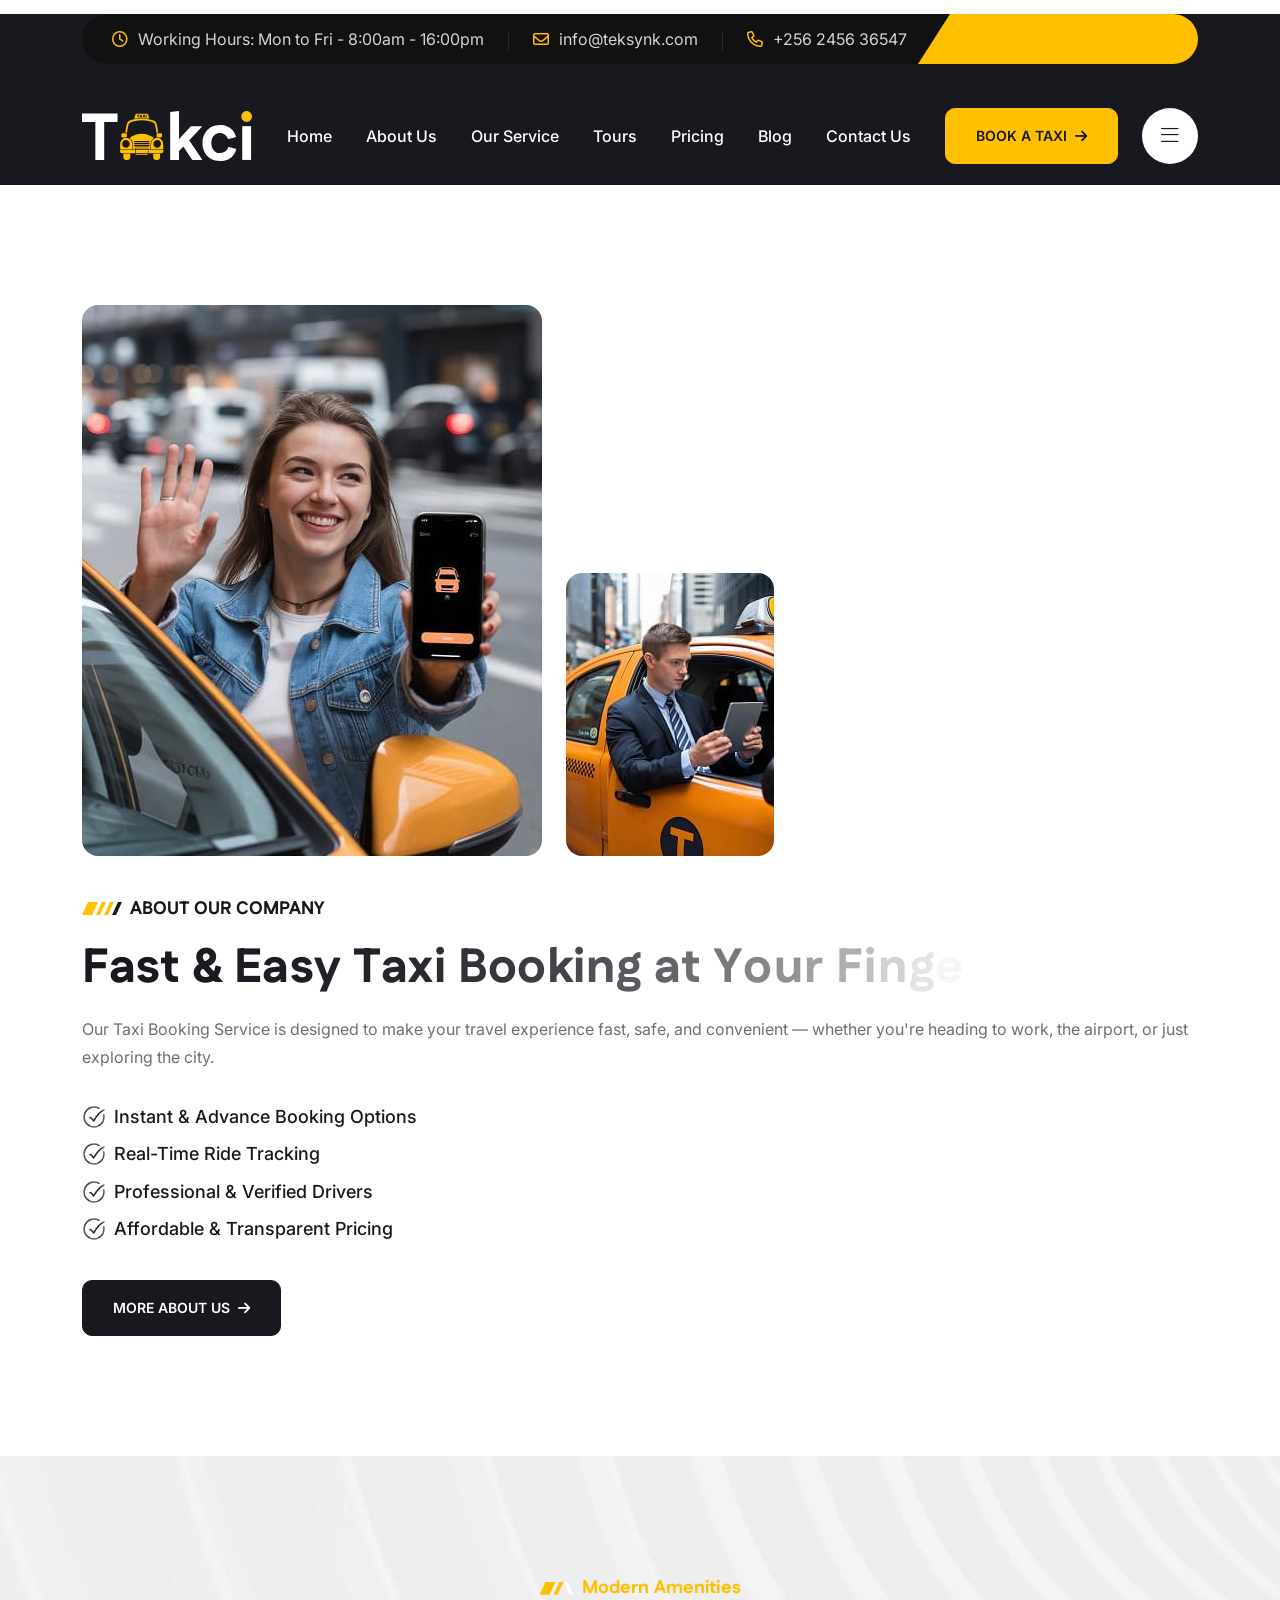
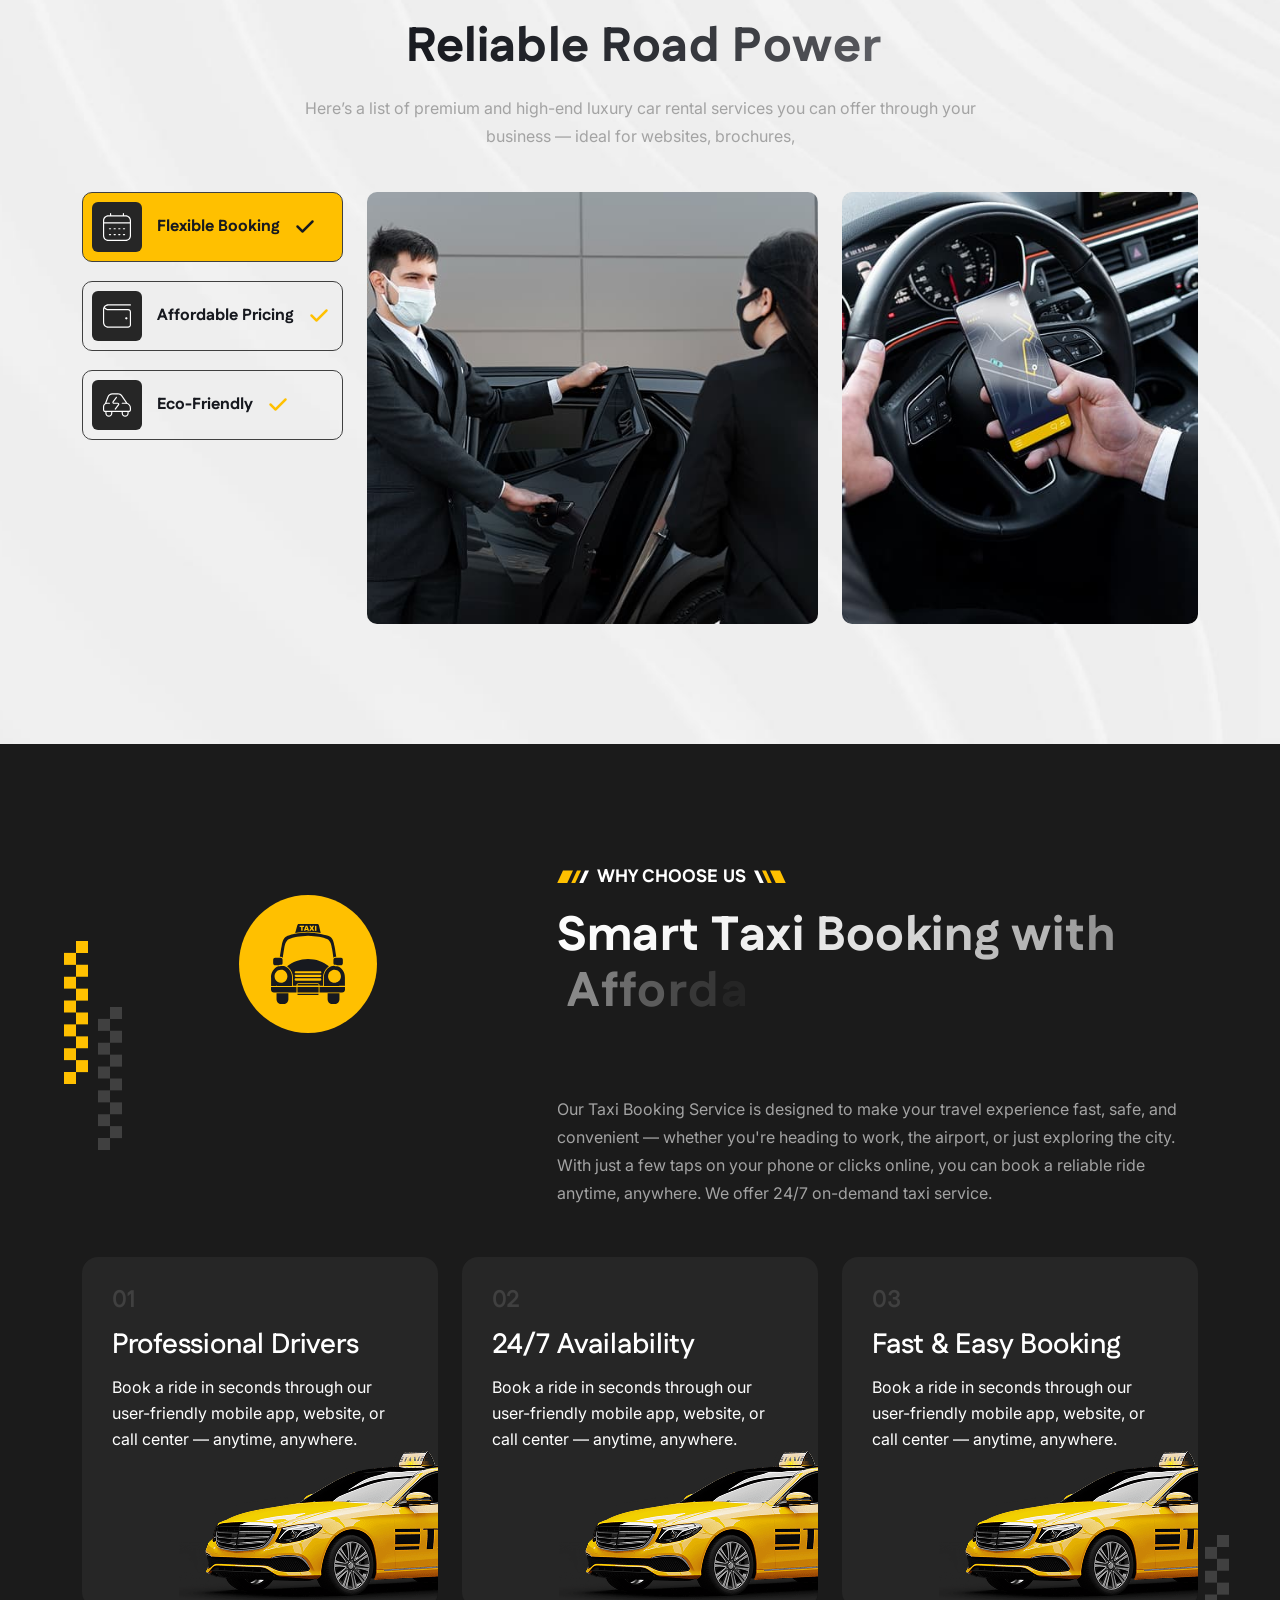
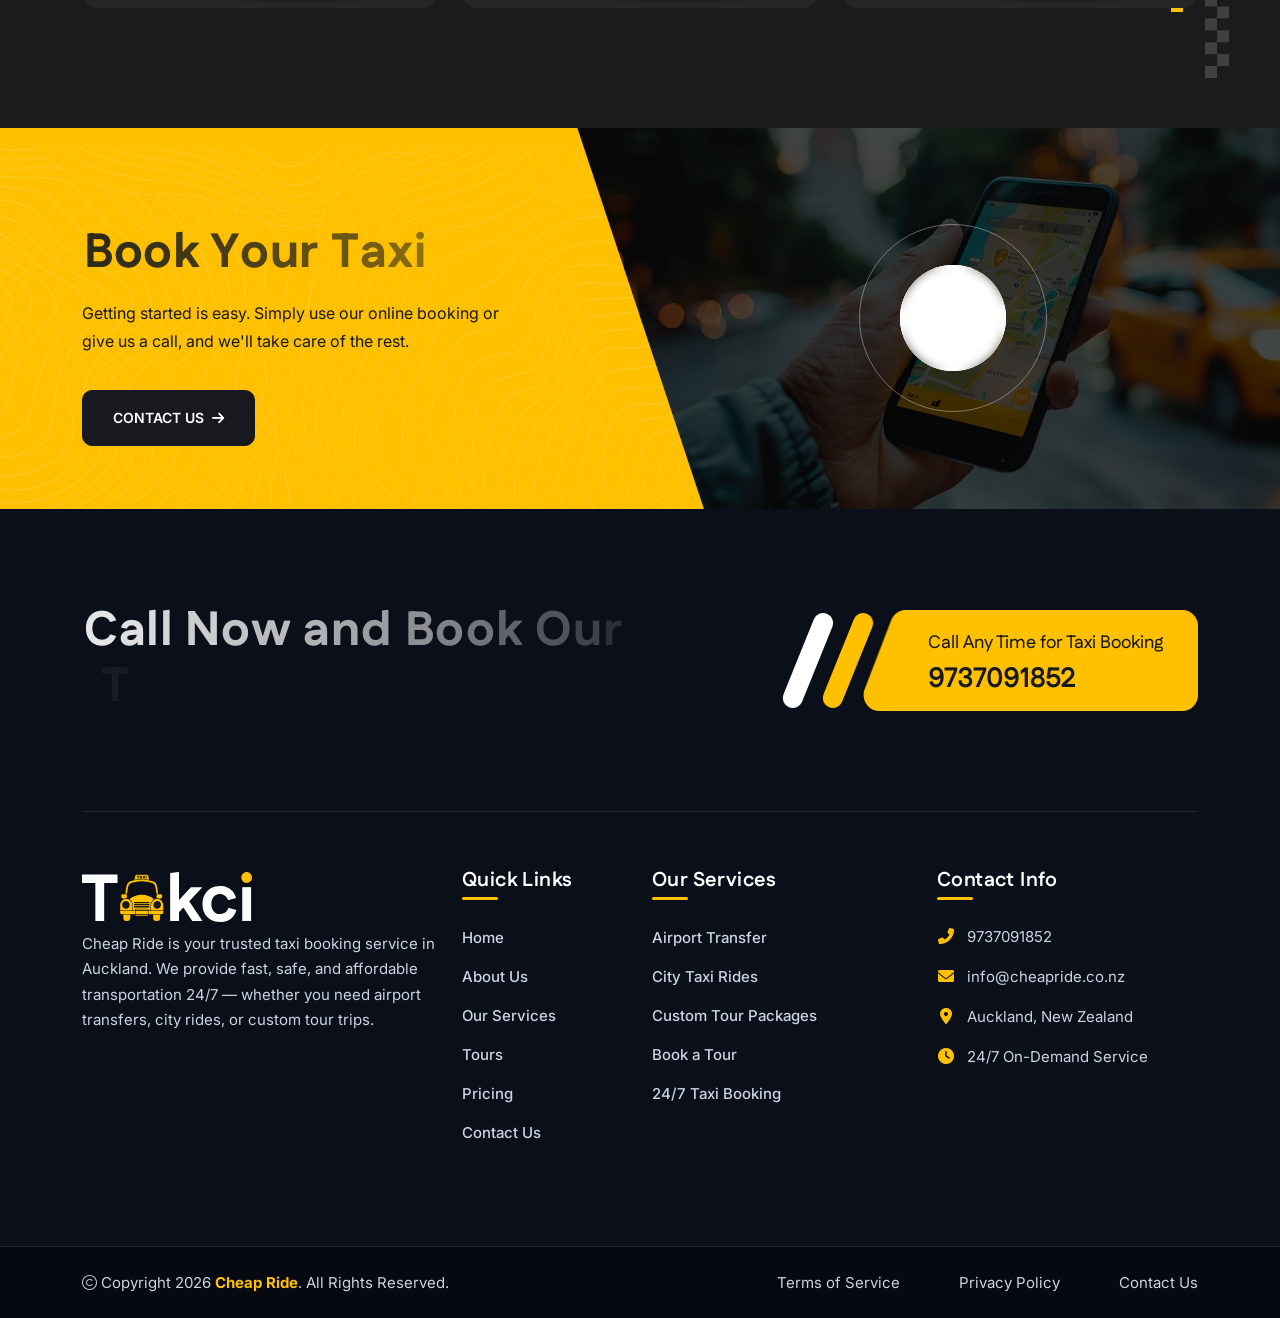
<file: about.html>
<!doctype html>
<html class="no-js" lang="zxx" dir="ltr">

<head>
    <meta charset="utf-8" />
    <meta http-equiv="x-ua-compatible" content="ie=edge" />

    <meta name="author" content="Takci" />
    <meta name="description" content="Cheap Ride - Best and most affordable taxi service in Auckland" />
    <meta name="keywords" content="Cheap Ride - Best and most affordable taxi service in Auckland" />
    <meta name="robots" content="INDEX,FOLLOW" />
    <meta name="viewport" content="width=device-width,initial-scale=1,shrink-to-fit=no" />
    <link rel="apple-touch-icon" sizes="57x57" href="assets/img/favicons/apple-icon-57x57.png" />
    <link rel="apple-touch-icon" sizes="60x60" href="assets/img/favicons/apple-icon-60x60.png" />
    <link rel="apple-touch-icon" sizes="72x72" href="assets/img/favicons/apple-icon-72x72.png" />
    <link rel="apple-touch-icon" sizes="76x76" href="assets/img/favicons/apple-icon-76x76.png" />
    <link rel="apple-touch-icon" sizes="114x114" href="assets/img/favicons/apple-icon-114x114.png" />
    <link rel="apple-touch-icon" sizes="120x120" href="assets/img/favicons/apple-icon-120x120.png" />
    <link rel="apple-touch-icon" sizes="144x144" href="assets/img/favicons/apple-icon-144x144.png" />
    <link rel="apple-touch-icon" sizes="152x152" href="assets/img/favicons/apple-icon-152x152.png" />
    <link rel="apple-touch-icon" sizes="180x180" href="assets/img/favicons/apple-icon-180x180.png" />
    <link rel="icon" type="image/png" sizes="192x192" href="assets/img/favicons/android-icon-192x192.png" />
    <link rel="icon" type="image/png" sizes="32x32" href="assets/img/favicons/favicon-32x32.png" />
    <link rel="icon" type="image/png" sizes="96x96" href="assets/img/favicons/favicon-96x96.png" />
    <link rel="icon" type="image/png" sizes="16x16" href="assets/img/favicons/favicon-16x16.png" />
    <link rel="manifest" href="assets/img/favicons/manifest.json" />
    <meta name="msapplication-TileColor" content="#ffffff" />
    <meta name="msapplication-TileImage" content="assets/img/favicons/ms-icon-144x144.png" />
    <meta name="theme-color" content="#ffffff" />
    <link rel="preconnect" href="https://fonts.googleapis.com/" />
    <link rel="preconnect" href="https://fonts.gstatic.com/" crossorigin />
    <link
        href="https://fonts.googleapis.com/css2?family=Fustat:wght@200..800&amp;family=Inter:ital,opsz,wght@0,14..32,100..900;1,14..32,100..900&amp;display=swap"
        rel="stylesheet" />
    <link rel="stylesheet" href="assets/css/app.min.css" />
    <link rel="stylesheet" href="assets/css/fontawesome.min.css" />
    <link rel="stylesheet" href="assets/css/style.css" />
    <title>About Us - Cheap Ride</title>
</head>

<body class="">
    <div class="preloader"><button class="th-btn preloaderCls">Cancel Preloader</button>
        <div class="preloader-inner">
            <div class="bounce">
                <img src="assets/img/logo-icon.svg" alt="img" />
            </div>
            <span class="loader">Auckland <span class="loading-text">Auckland</span></span>
        </div>
    </div>
    <div class="sidemenu-wrapper sidemenu-info d-none d-lg-block">
        <div class="sidemenu-content allow-natural-scroll">
            <button class="closeButton sideMenuCls">
                <i class="far fa-times"></i>
            </button>
            <div class="widget">
                <div class="th-widget-about">
                    <div class="about-logo">
                        <a href="index.html"><img src="assets/img/logo.svg" alt="Takci" /></a>
                    </div>
                    <p class="about-text mb-4">
                        Our Taxi Booking Service is designed to make your travel
                        experience fast, safe, and convenient — whether you're heading to
                        work, the airport, or just exploring the city.
                    </p>
                </div>
            </div>
            <div class="widget">
                <h3 class="widget_title">Recent Posts</h3>
                <div class="recent-post-wrap">
                    <div class="recent-post">
                        <div class="media-img">
                            <a href="blog-details.html"><img src="assets/img/blog/recent-post-1-1.jpg"
                                    alt="Blog Image" /></a>
                        </div>
                        <div class="media-body">
                            <div class="recent-post-meta">
                                <a href="blog.html"><i class="far fa-calendar"></i>22 Sep, 2026</a>
                            </div>
                            <h4 class="post-title">
                                <a class="text-inherit" href="blog-details.html">Book your ride through our app,
                                    website,</a>
                            </h4>
                        </div>
                    </div>
                    <div class="recent-post">
                        <div class="media-img">
                            <a href="blog-details.html"><img src="assets/img/blog/recent-post-1-2.jpg"
                                    alt="Blog Image" /></a>
                        </div>
                        <div class="media-body">
                            <div class="recent-post-meta">
                                <a href="blog.html"><i class="far fa-calendar"></i>24 Sep, 2026</a>
                            </div>
                            <h4 class="post-title">
                                <a class="text-inherit" href="blog-details.html">Plan your ride in advance by
                                    scheduling</a>
                            </h4>
                        </div>
                    </div>
                    <div class="recent-post">
                        <div class="media-img">
                            <a href="blog-details.html"><img src="assets/img/blog/recent-post-1-3.jpg"
                                    alt="Blog Image" /></a>
                        </div>
                        <div class="media-body">
                            <div class="recent-post-meta">
                                <a href="blog.html"><i class="far fa-calendar"></i>23 Oct, 2026</a>
                            </div>
                            <h4 class="post-title">
                                <a class="text-inherit" href="blog-details.html">Long-distance rides to nearby towns</a>
                            </h4>
                        </div>
                    </div>
                </div>
            </div>
            <div class="widget th-newsletter-widget">
                <h3 class="widget_title">Subscribe to Newsletter</h3>
                <p class="footer-text mb-4">
                    Get Monthly insights from founders around the globe. No spam -
                    promise.
                </p>
                <form class="newsletter-form">
                    <div class="form-group style-dark">
                        <input class="form-control" type="email" placeholder="Enter your email" required="" />
                    </div>
                    <button type="submit" class="th-btn style2">Subscribe</button>
                </form>
            </div>
        </div>
    </div>
    <div class="th-menu-wrapper">
        <div class="th-menu-area text-center">
            <button class="th-menu-toggle"><i class="far fa-times"></i></button>
            <div class="mobile-logo">
                <a href="index.html"><img src="assets/img/logo2.svg" alt="Cheap Ride" /></a>
            </div>
            <div class="th-mobile-menu allow-natural-scroll">
                <ul>
                    <li><a href="index.html">Home</a></li>
                    <li><a href="about.html">About Us</a></li>
                    <li><a href="service.html">Our Service</a></li>
                                    <li><a href="tours.html">Tours</a></li>
                                    <li><a href="pricing.html">Pricing</a></li>
                    <li><a href="blog.html">Blog</a></li>
                    <li><a href="contact.html">Contact Us</a></li>
                </ul>
            </div>
        </div>
    </div>

    <div class="popup-search-box d-none d-lg-block">
        <button class="searchClose"><i class="far fa-times"></i></button>
        <form action="#">
            <input type="text" placeholder="What are you looking for?" />
            <button type="submit"><i class="fal fa-search"></i></button>
        </form>
    </div>
    <header class="th-header header-layout1 header-layout2">
        <div class="container">
            <div class="header-top">
                <div class="row justify-content-center justify-content-md-between align-items-center gy-2">
                    <div class="col-auto d-md-block d-none">
                        <div class="header-links">
                            <ul class="header-left-wrap">
                                <li>
                                    <i class="far fa-map-marker-alt"></i>156 Main Street, 2nd
                                    Floor. USA
                                </li>
                                <li>
                                    <i class="far fa-clock"></i>Working Hours: Mon to Fri -
                                    8:00am - 16:00pm
                                </li>
                                <li>
                                    <i class="far fa-envelope"></i><a
                                        href="mailto:info@teksynk.com">info@teksynk.com</a>
                                </li>
                                <li>
                                    <i class="far fa-phone"></i><a href="tel:256245636547">+256 2456 36547</a>
                                </li>
                            </ul>
                        </div>
                    </div>
                </div>
            </div>
        </div>
        <div class="sticky-wrapper">
            <div class="container">
                <div class="menu-area">
                    <div class="row align-items-center justify-content-between">
                        <div class="col-auto">
                            <div class="header-logo">
                                <a href="index.html"><img src="assets/img/logo2.svg" alt="Cheap Ride" /></a>
                            </div>
                        </div>
                        <div class="col-auto">
                            <nav class="main-menu d-none d-lg-inline-block">
                                <ul>
                                    <li><a href="index.html">Home</a></li>
                                    <li><a href="about.html">About Us</a></li>
                                    <li><a href="service.html">Our Service</a></li>
                                    <li><a href="tours.html">Tours</a></li>
                                    <li><a href="pricing.html">Pricing</a></li>
                                    <li><a href="blog.html">Blog</a></li>
                                    <li><a href="contact.html">Contact Us</a></li>
                                </ul>
                            </nav>
                            <div class="header-button d-flex d-lg-none">
                                <button type="button" class="th-menu-toggle icon-btn style2">
                                    <i class="far fa-bars"></i>
                                </button>
                            </div>
                        </div>
                        <div class="col-auto d-xl-block d-none">
                            <div class="header-button">
                                <a href="contact.html" class="th-btn style4">BOOK A TAXI <i
                                        class="fas fa-arrow-right ms-2"></i></a>
                                <button type="button" class="icon-btn style2 sideMenuInfo">
                                    <i class="fal fa-bars"></i>
                                </button>
                            </div>
                        </div>
                    </div>
                </div>
            </div>
        </div>
    </header>


    <div class="overflow-hidden space overflow-hidden" id="about-sec">
        <div class="container">
            <div class="row gy-40 align-items-center">
                <div class="col-xxl-7">
                    <div class="img-box1 wow fadeinup">
                        <div class="img1"><img src="assets/img/normal/about-thumb1-1.jpg" alt="About"></div>
                        <div class="img2"><img src="assets/img/normal/about-thumb1-2.jpg" alt="About"></div>
                    </div>
                </div>
                <div class="col-xxl-5">
                    <div class="about-wrap1">
                        <div class="title-area mb-30"><span class="sub-title wow fadeinup text-title"><span
                                    class="subtitle-shape1"></span> <span class="subtitle-shape2"></span> <span
                                    class="subtitle-shape2"></span> <span class="subtitle-shape4 me-2"></span> ABOUT OUR
                                COMPANY</span>
                            <h2 class="sec-title h3 text-anim2 wow fadeinup">Fast & Easy Taxi Booking at Your Fingertips
                            </h2>
                            <p class="mt-3 wow fadeinup">Our Taxi Booking Service is designed to make your travel
                                experience fast, safe, and convenient — whether you're heading to work, the airport, or
                                just exploring the city.</p>
                        </div>
                        <div class="checklist wow fadeinup">
                            <ul>
                                <li>Instant & Advance Booking Options</li>
                                <li>Real-Time Ride Tracking</li>
                                <li>Professional & Verified Drivers</li>
                                <li>Affordable & Transparent Pricing</li>
                            </ul>
                        </div>
                        <div class="btn-wrap mt-35 wow fadeinup"><a class="th-btn style6" href="about.html">MORE ABOUT
                                US <i class="fas fa-arrow-right ms-2"></i></a></div>
                    </div>
                </div>
            </div>
        </div>
    </div>

    <div class="car-area-2 space overflow-hidden" data-bg-src="assets/img/bg/car-inner-bg.png">
        <div class="container">
            <div class="row justify-content-center align-items-center">
                <div class="col-xxl-7 col-lg-8 col-md-10">
                    <div class="title-area text-center"><span class="sub-title wow fadeinup" data-wow-delay="0.2"><span
                                class="subtitle-shape1"></span> <span class="subtitle-shape2"></span> <span
                                class="subtitle-shape3 me-2 ms-0"></span> Modern Amenities</span>
                        <h2 class="sec-title h3 text-anim2 wow fadeinup">Reliable Road Power</h2>
                        <p class="text-gray2 pe-xxl-5 ps-xxl-5 wow fadeinup">Here’s a list of premium and high-end
                            luxury car rental services you can offer through your business — ideal for websites,
                            brochures,</p>
                    </div>
                </div>
            </div>
            <div class="row gy-40">
                <div class="col-xl-3">
                    <div class="nav nav-tabs tab-menu1 style3 style4 wow fadeinup" role="tablist" data-wow-delay="0.2">
                        <button
                            class="nav-link tab-btn active" id="nav-taxi-rates-tab-2-3" data-bs-toggle="tab"
                            data-bs-target="#nav-taxi-rates2-3" type="button" role="tab"
                            aria-controls="nav-taxi-rates2-3" aria-selected="true"><span class="left-icon"><img
                                    src="assets/img/icon/car2-tab-2-3.svg" alt="Car Icon"> </span><span
                                class="tab-text">Flexible Booking </span><span class="right-icon"><i
                                    class="fa-solid fa-check" aria-hidden="true"></i></span></button> <button
                            class="nav-link tab-btn" id="nav-taxi-rates-tab-2-4" data-bs-toggle="tab"
                            data-bs-target="#nav-taxi-rates2-4" type="button" role="tab"
                            aria-controls="nav-taxi-rates2-4" aria-selected="false"><span class="left-icon"><img
                                    src="assets/img/icon/car2-tab-2-4.svg" alt="Car Icon"> </span><span
                                class="tab-text">Affordable Pricing </span><span class="right-icon"><i
                                    class="fa-solid fa-check" aria-hidden="true"></i></span></button> <button
                            class="nav-link tab-btn" id="nav-taxi-rates-tab-2-5" data-bs-toggle="tab"
                            data-bs-target="#nav-taxi-rates2-5" type="button" role="tab"
                            aria-controls="nav-taxi-rates2-5" aria-selected="false"><span class="left-icon"><img
                                    src="assets/img/icon/car2-tab-2-5.svg" alt="Car Icon"> </span><span
                                class="tab-text">Eco-Friendly </span><span class="right-icon"><i
                                    class="fa-solid fa-check" aria-hidden="true"></i></span></button>
                    </div>
                </div>
                <div class="col-xl-9">
                    <div class="tab-content wow fadeinup" data-wow-delay="0.4">
                        <div class="tab-pane fade show active" id="nav-taxi-rates2-3" role="tabpanel"
                            aria-labelledby="nav-taxi-rates-tab-2-3" tabindex="0">
                            <div class="car-card2">
                                <div class="car2-img"><img src="assets/img/cars/car-tab-big-2-3.jpg" alt=""></div>
                                <div class="car2-img"><img src="assets/img/cars/car-tab-sm-2-3.jpg" alt=""></div>
                            </div>
                        </div>
                        <div class="tab-pane fade" id="nav-taxi-rates2-4" role="tabpanel"
                            aria-labelledby="nav-taxi-rates-tab-2-4" tabindex="0">
                            <div class="car-card2">
                                <div class="car2-img"><img src="assets/img/cars/car-tab-big-2-4.jpg" alt=""></div>
                                <div class="car2-img"><img src="assets/img/cars/car-tab-sm-2-4.jpg" alt=""></div>
                            </div>
                        </div>
                        <div class="tab-pane fade" id="nav-taxi-rates2-5" role="tabpanel"
                            aria-labelledby="nav-taxi-rates-tab-2-5" tabindex="0">
                            <div class="car-card2">
                                <div class="car2-img"><img src="assets/img/cars/car-tab-big-2-5.jpg" alt=""></div>
                                <div class="car2-img"><img src="assets/img/cars/car-tab-sm-2-5.jpg" alt=""></div>
                            </div>
                        </div>
                    </div>
                </div>
            </div>
        </div>
    </div>

    <div class="why-sec-1 overflow-hidden space overflow-hidden bg-black4">
        <div class="shape-mockup jump d-none d-xl-block" data-top="20%" data-left="5%"><img
                src="assets/img/shape/shape4.png" alt=""></div>
        <div class="shape-mockup jump-reverse d-none d-xl-block" data-bottom="5%" data-right="4%"><img
                src="assets/img/shape/shape4.png" alt=""></div>
        <div class="container">
            <div class="row gy-40">
                <div class="col-lg-5">
                    <div class="img-box1 why-1-circle">
                        <div class="circle-tag">
                            <div class="year-counter-wrap"><img src="assets/img/icon/why-choose-1.svg" alt=""></div>
                        </div>
                    </div>
                </div>
                <div class="col-lg-7">
                    <div class="ms-xxl-5">
                        <div class="title-area mb-50"><span class="sub-title text-white wow fadeinup"><span
                                    class="subtitle-shape1"></span> <span class="subtitle-shape2"></span> <span
                                    class="subtitle-shape5 me-2"></span> WHY CHOOSE US <span
                                    class="subtitle-shape3 ms-2"></span> <span class="subtitle-shape6"></span> <span
                                    class="subtitle-shape7"></span></span>
                            <h2 class="sec-title h3 text-white text-anim2 wow fadeinup">Smart Taxi Booking with
                                Affordable Fares, and Professional Drivers</h2>
                            <p class="text-gray2 wow fadeinup">Our Taxi Booking Service is designed to make your travel
                                experience fast, safe, and convenient — whether you're heading to work, the airport, or
                                just exploring the city. With just a few taps on your phone or clicks online, you can
                                book a reliable ride anytime, anywhere. We offer 24/7 on-demand taxi service.</p>
                        </div>
                    </div>
                </div>
            </div>
            <div class="row gy-30 justify-content-center">
                <div class="col-xl-4 col-lg-6 col-md-6">
                    <div class="why-card1 wow fadeinup" data-wow-delay="0.2">
                        <div class="con-tent-wrap">
                            <h3 class="count">01</h3>
                            <h4 class="box-title">Professional Drivers</h4>
                            <div class="box-text">Book a ride in seconds through our user-friendly mobile app, website,
                                or call center — anytime, anywhere.</div>
                        </div>
                        <div class="why1-bottom-thumb">
                            <div class="img-box"><img src="assets/img/normal/why-1-1.png" alt=""></div>
                        </div>
                    </div>
                </div>
                <div class="col-xl-4 col-lg-6 col-md-6">
                    <div class="why-card1 wow fadeinup" data-wow-delay="0.3">
                        <div class="con-tent-wrap">
                            <h3 class="count">02</h3>
                            <h4 class="box-title">24/7 Availability</h4>
                            <div class="box-text">Book a ride in seconds through our user-friendly mobile app, website,
                                or call center — anytime, anywhere.</div>
                        </div>
                        <div class="why1-bottom-thumb">
                            <div class="img-box"><img src="assets/img/normal/why-1-1.png" alt=""></div>
                        </div>
                    </div>
                </div>
                <div class="col-xl-4 col-lg-6 col-md-6">
                    <div class="why-card1 wow fadeinup" data-wow-delay="0.4">
                        <div class="con-tent-wrap">
                            <h3 class="count">03</h3>
                            <h4 class="box-title">Fast & Easy Booking</h4>
                            <div class="box-text">Book a ride in seconds through our user-friendly mobile app, website,
                                or call center — anytime, anywhere.</div>
                        </div>
                        <div class="why1-bottom-thumb">
                            <div class="img-box"><img src="assets/img/normal/why-1-1.png" alt=""></div>
                        </div>
                    </div>
                </div>
            </div>
        </div>
    </div>

    <section class="cta-area-2 overflow-hidden">
        <div class="container">
            <div class="row align-items-center">
                <div class="col-xl-5 col-lg-5">
                    <div class="cta2-content-wrap pe-xxl-5 position-relative z-3">
                        <div class="title-area mb-30">
                            <h2 class="sec-title h3 text-anim2 wow fadeinup">Book Your Taxi</h2>
                            <p class="mt-3 text-title wow fadeinup">Getting started is easy. Simply use our online
                                booking or give us a call, and we'll take care of the rest.</p>
                        </div>
                        <div class="btn-wrap mt-35 wow fadeinup"><a class="th-btn style7" href="contact.html">Contact us
                                <i class="fas fa-arrow-right ms-2"></i></a></div>
                    </div>
                </div>
                <div class="col-xl-7 col-lg-7">
                    <div class="cta2-thumb" data-overlay="black" data-opacity="7"><img
                            src="assets/img/normal/cta2-thumb.jpg" alt=""> <a class="play-btn popup-video"
                            href="https://www.youtube.com/watch?v=pQpFebyALV0"><i
                                class="fa-sharp fa-solid fa-play"></i></a></div>
                </div>
            </div>
        </div>
    </section>
        <footer class="footer-wrapper footer-default">
        <div class="shape-mockup footer-bg-shape1 jump" data-bottom="12%" data-left="4%">
            <img src="assets/img/shape/shape1.png" alt="img" />
        </div>
        <div class="shape-mockup footer-bg-shape2 jump-reverse" data-top="8%" data-right="4%">
            <img src="assets/img/shape/shape2.png" alt="img" />
        </div>
        <div class="container">
            <div class="footer-cta-wrap rounded-0" id="contact-sec">
                <div class="row gy-40 justify-content-xl-between justify-content-center align-items-center">
                    <div class="col-xl-6">
                        <div class="title-area mb-0">
                            <h2 class="sec-title h3 text-anim2 wow fadeinleft">
                                Call Now and Book Our Taxi for Your Next Ride
                            </h2>
                        </div>
                    </div>
                    <div class="col-xl-6 text-xl-end text-center">
                        <div class="cta-btn-wrap wow fadeinright">
                            <div class="cta-btn-bg-shape" data-mask-src="assets/img/shape/footer-cta-btn-mask1-1.png">
                            </div>
                            <span class="cta-btn-title">Call Any Time for Taxi Booking</span>
                            <a class="cta-btn-link" href="tel:9737091852">9737091852</a>
                        </div>
                    </div>
                </div>
            </div>
        </div>
        <div class="widget-area">
            <div class="container">
                <div class="row justify-content-between gy-4">
                    <div class="col-lg-4 col-md-6 wow fadeinup" data-wow-delay="0.2s">
                        <div class="widget footer-widget">
                            <div class="th-widget-about">
                                <div class="about-logo mb-3">
                                    <a href="index.html"><img src="assets/img/logo2.svg" alt="Cheap Ride" /></a>
                                </div>
                                <p class="about-text">
                                    Cheap Ride is your trusted taxi booking service in Auckland. We provide fast, safe, and affordable transportation 24/7 — whether you need airport transfers, city rides, or custom tour trips.
                                </p>
                            </div>
                        </div>
                    </div>

                    <div class="col-lg-2 col-md-6 col-6 wow fadeinup" data-wow-delay="0.3s">
                        <div class="widget footer-widget">
                            <h3 class="widget_title">Quick Links</h3>
                            <ul class="footer-widget-links">
                                <li><a href="index.html">Home</a></li>
                                <li><a href="about.html">About Us</a></li>
                                <li><a href="service.html">Our Services</a></li>
                                <li><a href="tours.html">Tours</a></li>
                                <li><a href="pricing.html">Pricing</a></li>
                                <li><a href="contact.html">Contact Us</a></li>
                            </ul>
                        </div>
                    </div>

                    <div class="col-lg-3 col-md-6 col-6 wow fadeinup" data-wow-delay="0.4s">
                        <div class="widget footer-widget">
                            <h3 class="widget_title">Our Services</h3>
                            <ul class="footer-widget-links">
                                <li><a href="service-details.html">Airport Transfer</a></li>
                                <li><a href="service-details.html">City Taxi Rides</a></li>
                                <li><a href="tours.html">Custom Tour Packages</a></li>
                                <li><a href="tour-form.html">Book a Tour</a></li>
                                <li><a href="contact.html">24/7 Taxi Booking</a></li>
                            </ul>
                        </div>
                    </div>

                    <div class="col-lg-3 col-md-6 wow fadeinup" data-wow-delay="0.5s">
                        <div class="widget footer-widget">
                            <h3 class="widget_title">Contact Info</h3>
                            <ul class="footer-contact-info">
                                <li>
                                    <i class="fas fa-phone-alt"></i>
                                    <span><a href="tel:9737091852">9737091852</a></span>
                                </li>
                                <li>
                                    <i class="fas fa-envelope"></i>
                                    <span><a href="mailto:info@cheapride.co.nz">info@cheapride.co.nz</a></span>
                                </li>
                                <li>
                                    <i class="fas fa-map-marker-alt"></i>
                                    <span>Auckland, New Zealand</span>
                                </li>
                                <li>
                                    <i class="fas fa-clock"></i>
                                    <span>24/7 On-Demand Service</span>
                                </li>
                            </ul>
                        </div>
                    </div>
                </div>
            </div>
        </div>
        <div class="copyright-wrap">
            <div class="container">
                <div class="row justify-content-between gy-3 align-items-center">
                    <div class="col-lg-6 text-center text-lg-start">
                        <p class="copyright-text">
                            <i class="fal fa-copyright"></i> Copyright 2026
                            <a href="index.html">Cheap Ride</a>. All Rights Reserved.
                        </p>
                    </div>
                    <div class="col-lg-6 text-center text-lg-end">
                        <div class="footer-links">
                            <ul>
                                <li><a href="service.html">Terms of Service</a></li>
                                <li><a href="contact.html">Privacy Policy</a></li>
                                <li><a href="contact.html">Contact Us</a></li>
                            </ul>
                        </div>
                    </div>
                </div>
            </div>
        </div>
    </footer>
    <div class="scroll-top"><svg class="progress-circle svg-content" width="100%" height="100%" viewBox="-1 -1 102 102">
            <path d="M50,1 a49,49 0 0,1 0,98 a49,49 0 0,1 0,-98" style="
            transition: stroke-dashoffset 10ms linear 0s;
            stroke-dasharray: 307.919, 307.919;
            stroke-dashoffset: 307.919;
          "></path>
        </svg>
    </div>
    <script src="assets/js/vendor/jquery-3.7.1.min.js"></script>
    <script src="assets/js/app.min.js"></script>
    <script src="assets/js/main.js"></script>
</body>

</html>
</file>
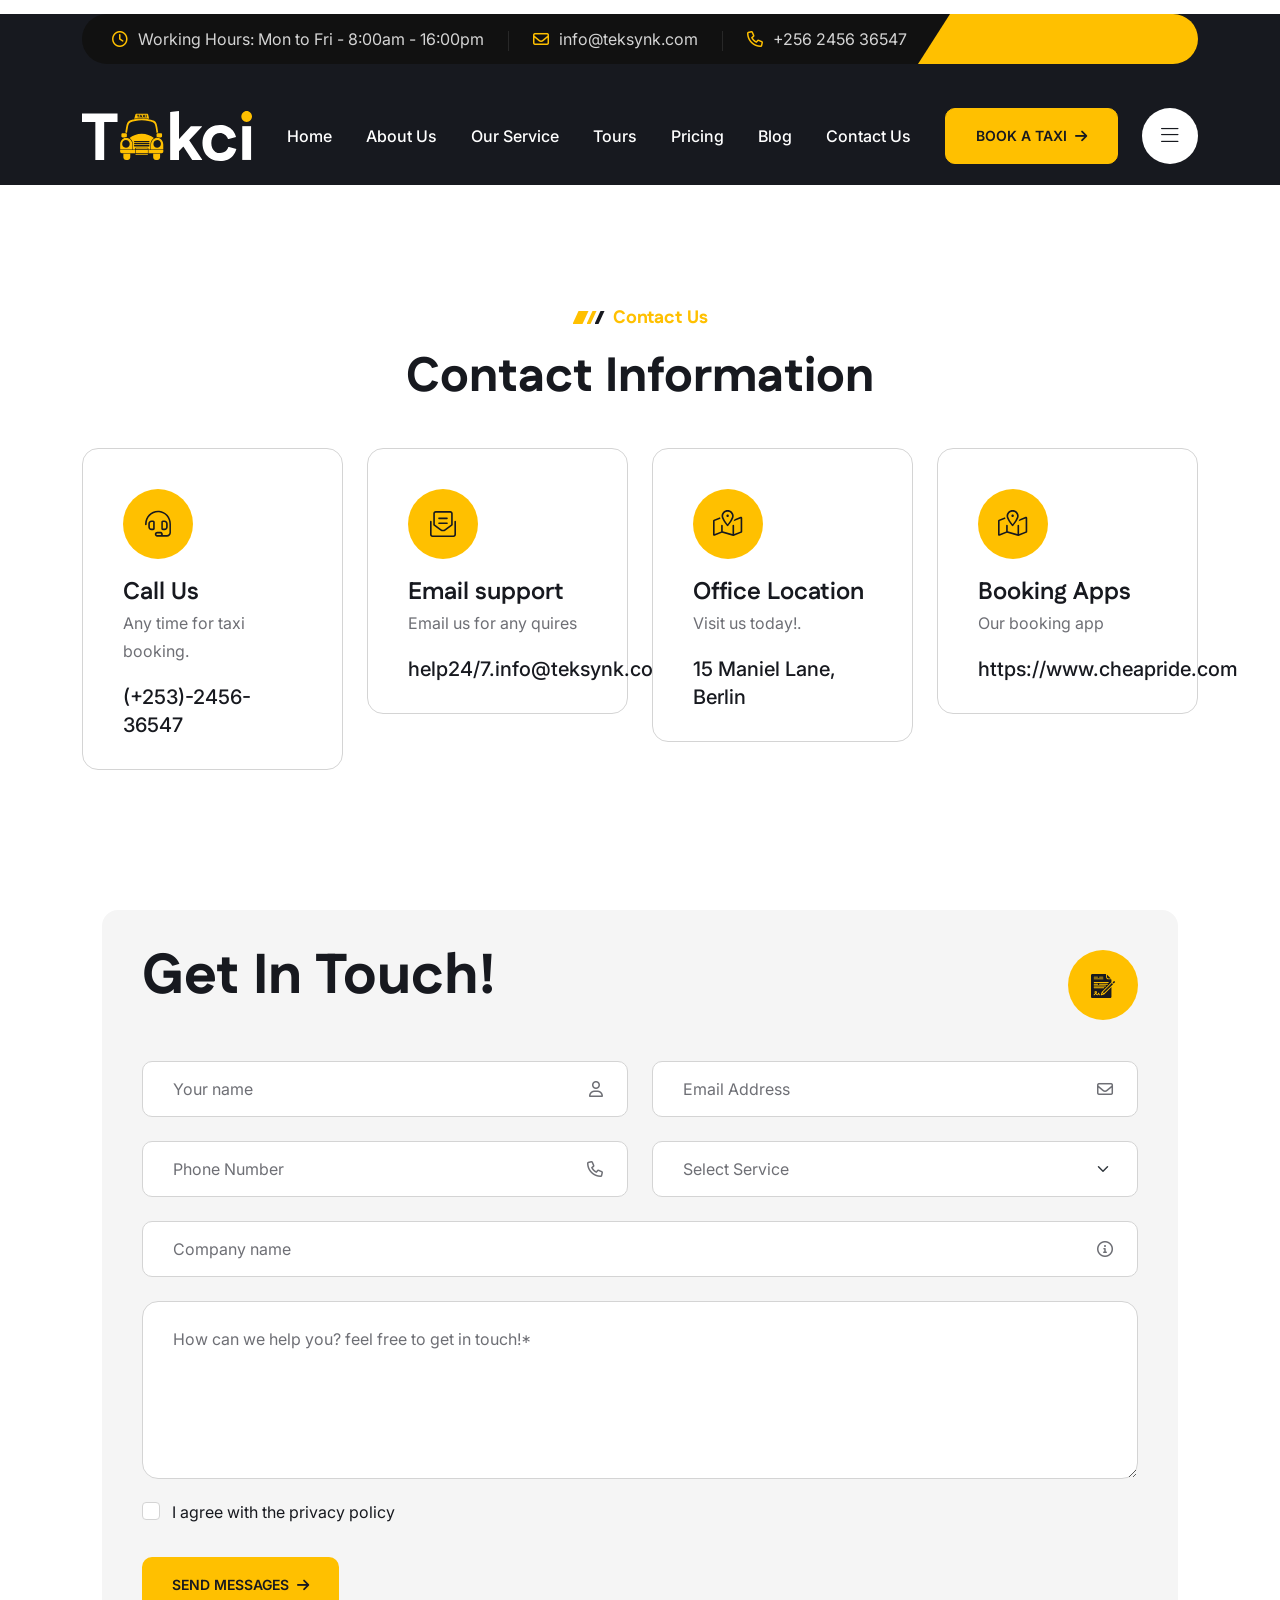
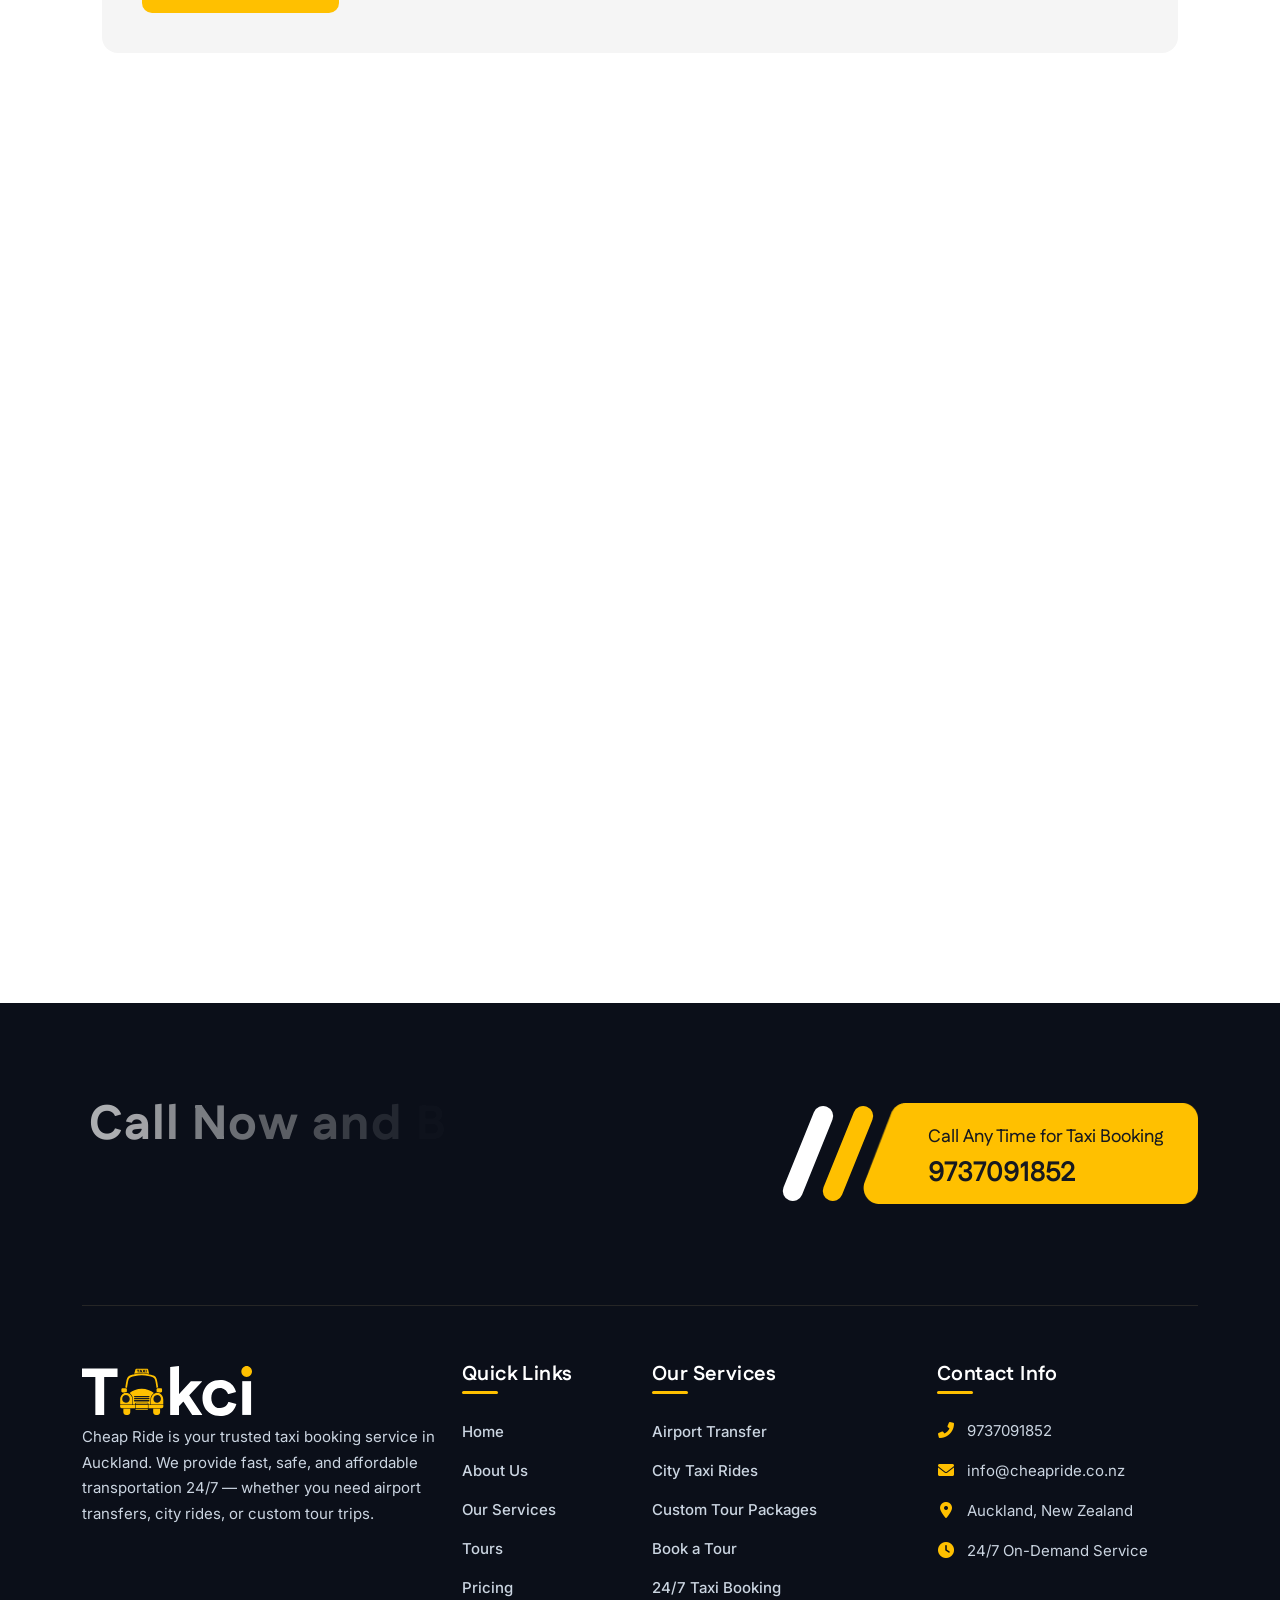
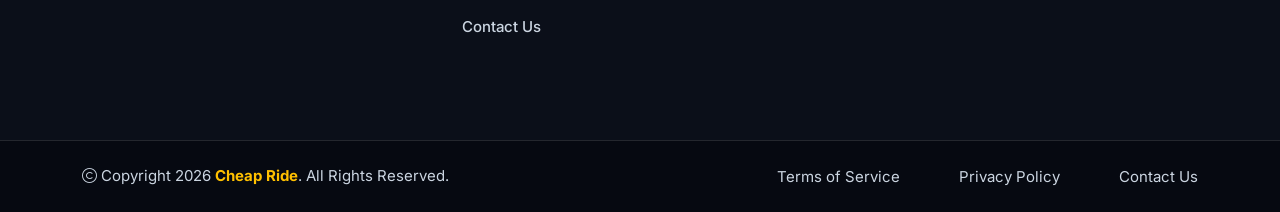
<file: contact.html>
<!doctype html>
<html class="no-js" lang="zxx" dir="ltr">

<head>
    <meta charset="utf-8" />
    <meta http-equiv="x-ua-compatible" content="ie=edge" />

    <meta name="author" content="Takci" />
    <meta name="description" content="Cheap Ride - Best and most affordable taxi service in Auckland" />
    <meta name="keywords" content="Cheap Ride - Best and most affordable taxi service in Auckland" />
    <meta name="robots" content="INDEX,FOLLOW" />
    <meta name="viewport" content="width=device-width,initial-scale=1,shrink-to-fit=no" />
    <link rel="apple-touch-icon" sizes="57x57" href="assets/img/favicons/apple-icon-57x57.png" />
    <link rel="apple-touch-icon" sizes="60x60" href="assets/img/favicons/apple-icon-60x60.png" />
    <link rel="apple-touch-icon" sizes="72x72" href="assets/img/favicons/apple-icon-72x72.png" />
    <link rel="apple-touch-icon" sizes="76x76" href="assets/img/favicons/apple-icon-76x76.png" />
    <link rel="apple-touch-icon" sizes="114x114" href="assets/img/favicons/apple-icon-114x114.png" />
    <link rel="apple-touch-icon" sizes="120x120" href="assets/img/favicons/apple-icon-120x120.png" />
    <link rel="apple-touch-icon" sizes="144x144" href="assets/img/favicons/apple-icon-144x144.png" />
    <link rel="apple-touch-icon" sizes="152x152" href="assets/img/favicons/apple-icon-152x152.png" />
    <link rel="apple-touch-icon" sizes="180x180" href="assets/img/favicons/apple-icon-180x180.png" />
    <link rel="icon" type="image/png" sizes="192x192" href="assets/img/favicons/android-icon-192x192.png" />
    <link rel="icon" type="image/png" sizes="32x32" href="assets/img/favicons/favicon-32x32.png" />
    <link rel="icon" type="image/png" sizes="96x96" href="assets/img/favicons/favicon-96x96.png" />
    <link rel="icon" type="image/png" sizes="16x16" href="assets/img/favicons/favicon-16x16.png" />
    <link rel="manifest" href="assets/img/favicons/manifest.json" />
    <meta name="msapplication-TileColor" content="#ffffff" />
    <meta name="msapplication-TileImage" content="assets/img/favicons/ms-icon-144x144.png" />
    <meta name="theme-color" content="#ffffff" />
    <link rel="preconnect" href="https://fonts.googleapis.com/" />
    <link rel="preconnect" href="https://fonts.gstatic.com/" crossorigin />
    <link
        href="https://fonts.googleapis.com/css2?family=Fustat:wght@200..800&amp;family=Inter:ital,opsz,wght@0,14..32,100..900;1,14..32,100..900&amp;display=swap"
        rel="stylesheet" />
    <link rel="stylesheet" href="assets/css/app.min.css" />
    <link rel="stylesheet" href="assets/css/fontawesome.min.css" />
    <link rel="stylesheet" href="assets/css/style.css" />
    <title>Contact Us - Cheap Ride</title>
</head>

<body class="">
    <div class="preloader"><button class="th-btn preloaderCls">Cancel Preloader</button>
        <div class="preloader-inner">
            <div class="bounce">
                <img src="assets/img/logo-icon.svg" alt="img" />
            </div>
            <span class="loader">Auckland <span class="loading-text">Auckland</span></span>
        </div>
    </div>
    <div class="sidemenu-wrapper sidemenu-info d-none d-lg-block">
        <div class="sidemenu-content allow-natural-scroll">
            <button class="closeButton sideMenuCls">
                <i class="far fa-times"></i>
            </button>
            <div class="widget">
                <div class="th-widget-about">
                    <div class="about-logo">
                        <a href="index.html"><img src="assets/img/logo.svg" alt="Takci" /></a>
                    </div>
                    <p class="about-text mb-4">
                        Our Taxi Booking Service is designed to make your travel
                        experience fast, safe, and convenient — whether you're heading to
                        work, the airport, or just exploring the city.
                    </p>
                </div>
            </div>
            <div class="widget">
                <h3 class="widget_title">Recent Posts</h3>
                <div class="recent-post-wrap">
                    <div class="recent-post">
                        <div class="media-img">
                            <a href="blog-details.html"><img src="assets/img/blog/recent-post-1-1.jpg"
                                    alt="Blog Image" /></a>
                        </div>
                        <div class="media-body">
                            <div class="recent-post-meta">
                                <a href="blog.html"><i class="far fa-calendar"></i>22 Sep, 2026</a>
                            </div>
                            <h4 class="post-title">
                                <a class="text-inherit" href="blog-details.html">Book your ride through our app,
                                    website,</a>
                            </h4>
                        </div>
                    </div>
                    <div class="recent-post">
                        <div class="media-img">
                            <a href="blog-details.html"><img src="assets/img/blog/recent-post-1-2.jpg"
                                    alt="Blog Image" /></a>
                        </div>
                        <div class="media-body">
                            <div class="recent-post-meta">
                                <a href="blog.html"><i class="far fa-calendar"></i>24 Sep, 2026</a>
                            </div>
                            <h4 class="post-title">
                                <a class="text-inherit" href="blog-details.html">Plan your ride in advance by
                                    scheduling</a>
                            </h4>
                        </div>
                    </div>
                    <div class="recent-post">
                        <div class="media-img">
                            <a href="blog-details.html"><img src="assets/img/blog/recent-post-1-3.jpg"
                                    alt="Blog Image" /></a>
                        </div>
                        <div class="media-body">
                            <div class="recent-post-meta">
                                <a href="blog.html"><i class="far fa-calendar"></i>23 Oct, 2026</a>
                            </div>
                            <h4 class="post-title">
                                <a class="text-inherit" href="blog-details.html">Long-distance rides to nearby towns</a>
                            </h4>
                        </div>
                    </div>
                </div>
            </div>
            <div class="widget th-newsletter-widget">
                <h3 class="widget_title">Subscribe to Newsletter</h3>
                <p class="footer-text mb-4">
                    Get Monthly insights from founders around the globe. No spam -
                    promise.
                </p>
                <form class="newsletter-form">
                    <div class="form-group style-dark">
                        <input class="form-control" type="email" placeholder="Enter your email" required="" />
                    </div>
                    <button type="submit" class="th-btn style2">Subscribe</button>
                </form>
            </div>
        </div>
    </div>
    <div class="th-menu-wrapper">
        <div class="th-menu-area text-center">
            <button class="th-menu-toggle"><i class="far fa-times"></i></button>
            <div class="mobile-logo">
                <a href="index.html"><img src="assets/img/logo2.svg" alt="Cheap Ride" /></a>
            </div>
            <div class="th-mobile-menu allow-natural-scroll">
                <ul>
                    <li><a href="index.html">Home</a></li>
                    <li><a href="about.html">About Us</a></li>
                    <li><a href="service.html">Our Service</a></li>
                                    <li><a href="tours.html">Tours</a></li>
                                    <li><a href="pricing.html">Pricing</a></li>
                    <li><a href="blog.html">Blog</a></li>
                    <li><a href="contact.html">Contact Us</a></li>
                </ul>
            </div>
        </div>
    </div>

    <div class="popup-search-box d-none d-lg-block">
        <button class="searchClose"><i class="far fa-times"></i></button>
        <form action="#">
            <input type="text" placeholder="What are you looking for?" />
            <button type="submit"><i class="fal fa-search"></i></button>
        </form>
    </div>
    <header class="th-header header-layout1 header-layout2">
        <div class="container">
            <div class="header-top">
                <div class="row justify-content-center justify-content-md-between align-items-center gy-2">
                    <div class="col-auto d-md-block d-none">
                        <div class="header-links">
                            <ul class="header-left-wrap">
                                <li>
                                    <i class="far fa-map-marker-alt"></i>156 Main Street, 2nd
                                    Floor. USA
                                </li>
                                <li>
                                    <i class="far fa-clock"></i>Working Hours: Mon to Fri -
                                    8:00am - 16:00pm
                                </li>
                                <li>
                                    <i class="far fa-envelope"></i><a
                                        href="mailto:info@teksynk.com">info@teksynk.com</a>
                                </li>
                                <li>
                                    <i class="far fa-phone"></i><a href="tel:256245636547">+256 2456 36547</a>
                                </li>
                            </ul>
                        </div>
                    </div>

                </div>
            </div>
        </div>
        <div class="sticky-wrapper">
            <div class="container">
                <div class="menu-area">
                    <div class="row align-items-center justify-content-between">
                        <div class="col-auto">
                            <div class="header-logo">
                                <a href="index.html"><img src="assets/img/logo2.svg" alt="Cheap Ride" /></a>
                            </div>
                        </div>
                        <div class="col-auto">
                            <nav class="main-menu d-none d-lg-inline-block">
                                <ul>
                                    <li><a href="index.html">Home</a></li>
                                    <li><a href="about.html">About Us</a></li>
                                    <li><a href="service.html">Our Service</a></li>
                                    <li><a href="tours.html">Tours</a></li>
                                    <li><a href="pricing.html">Pricing</a></li>
                                    <li><a href="blog.html">Blog</a></li>
                                    <li><a href="contact.html">Contact Us</a></li>
                                </ul>
                            </nav>
                            <div class="header-button d-flex d-lg-none">
                                <button type="button" class="th-menu-toggle icon-btn style2">
                                    <i class="far fa-bars"></i>
                                </button>
                            </div>
                        </div>
                        <div class="col-auto d-xl-block d-none">
                            <div class="header-button">
                                <a href="contact.html" class="th-btn style4">BOOK A TAXI <i
                                        class="fas fa-arrow-right ms-2"></i></a>
                                <button type="button" class="icon-btn style2 sideMenuInfo">
                                    <i class="fal fa-bars"></i>
                                </button>
                            </div>
                        </div>
                    </div>
                </div>
            </div>
        </div>
    </header>


    <!-- <div class="breadcumb-wrapper">
        <div class="breadcumb-bg-thumb" data-bg-src="assets/img/bg/breadcumb-bg.jpg"></div>
        <div class="breadcumb-bg-shape" data-bg-src="assets/img/bg/breadcumb-bg-shape.png"></div>
        <div class="container">
            <div class="row">
                <div class="col-xxl-12">
                    <div class="breadcumb-content">
                        <h1 class="breadcumb-title text-anim wow fadeinup">Contact Us</h1>
                        <ul class="breadcumb-menu wow fadeinup">
                            <li><a href="index.html">Home</a></li>
                            <li>Contact Us</li>
                        </ul>
                    </div>
                </div>
            </div>
        </div>
    </div> -->
    <div class="space overflow-hidden contact-area-1 position-relative z-index-common">
        <div class="container">
            <div class="row justify-content-center align-items-center">
                <div class="col-xxl-7 col-lg-8 col-md-10">
                    <div class="title-area text-center"><span class="sub-title wow fadeinup"><span
                                class="subtitle-shape1"></span> <span class="subtitle-shape2"></span> <span
                                class="subtitle-shape4 me-2"></span> Contact Us</span>
                        <h2 class="sec-title h3 text-anim2 wow fadeinup">Contact Information</h2>
                    </div>
                </div>
            </div>
            <div class="row gy-40 justify-content-center">
                <div class="col-xl-3">
                    <div class="contact-info wow fadeinup">
                        <div class="box-icon"><img src="assets/img/icon/contact1-1.svg" alt=""></div>
                        <h3 class="box-title">Call Us</h3>
                        <p class="sub-text">Any time for taxi booking.</p>
                        <p class="box-text"><a href="tel:+2532456-36547">(+253)-2456-36547</a></p>
                    </div>
                </div>
                <div class="col-xl-3">
                    <div class="contact-info wow fadeinup">
                        <div class="box-icon"><img src="assets/img/icon/contact1-2.svg" alt=""></div>
                        <h4 class="box-title">Email support</h4>
                        <p class="sub-text">Email us for any quires</p>
                        <p class="box-text"><a href="mailto:help24/7.info@teksynk.com">help24/7.info@teksynk.com</a></p>
                    </div>
                </div>
                <div class="col-xl-3">
                    <div class="contact-info wow fadeinup">
                        <div class="box-icon"><img src="assets/img/icon/contact1-3.svg" alt=""></div>
                        <h4 class="box-title">Office Location</h4>
                        <p class="sub-text">Visit us today!.</p>
                        <p class="box-text">15 Maniel Lane, Berlin</p>
                    </div>
                </div>
                <div class="col-xl-3">
                    <div class="contact-info wow fadeinup">
                        <div class="box-icon"><img src="assets/img/icon/contact1-4.svg" alt=""></div>
                        <h4 class="box-title">Booking Apps</h4>
                        <p class="sub-text">Our booking app</p>
                        <p class="box-text"><a href="https://www.cheapride.com/">https://www.cheapride.com</a></p>
                    </div>
                </div>
            </div>
        </div>
    </div>
    <div class="space-bottom overflow-hidden contact-area-1 position-relative z-index-common">
        <div class="container">
            <div class="consulting-wrap1">
                <div class="row gy-40 align-items-center">
                    <div class="col-xxl-7">
                        <div class="consulting-form-wrap1">
                            <div class="top-wrapper">
                                <h2 class="sec-title">Get In Touch!</h2>
                                <div class="icon"><img src="assets/img/icon/note.svg" alt=""></div>
                            </div>
                            <div class="contact-form-v1">
                                <form action="mail.php" method="POST"
                                    class="contact-form ajax-contact">
                                    <div class="row">
                                        <div class="form-group style-border col-md-6"><input type="text"
                                                class="form-control" name="name" id="name" placeholder="Your name"> <i
                                                class="far fa-user"></i></div>
                                        <div class="form-group style-border col-md-6"><input type="email"
                                                class="form-control" name="email" id="email"
                                                placeholder="Email Address"> <i class="far fa-envelope"></i></div>
                                        <div class="form-group style-border col-md-6"><input type="number"
                                                class="form-control" name="number" id="number"
                                                placeholder="Phone Number"> <i class="far fa-phone"></i></div>
                                        <div class="form-group style-border col-md-6"><select name="subject"
                                                id="subject" class="form-select bg-white">
                                                <option value="" disabled="disabled" selected="selected" hidden>Select
                                                    Service</option>
                                                <option value="City Taxi Booking">City Taxi Booking</option>
                                                <option value="Airport Transfer">Airport Transfer</option>
                                                <option value="Outstation Ride">Outstation Ride</option>
                                                <option value="Corporate Taxi">Corporate Taxi</option>
                                            </select></div>
                                        <div class="form-group style-border col-12"><input type="text"
                                                class="form-control" name="company" id="company"
                                                placeholder="Company name"> <i class="far fa-circle-info"></i></div>
                                        <div class="form-group style-border col-12"><textarea name="message"
                                                id="message" cols="30" rows="3" class="form-control"
                                                placeholder="How can we help you? feel free to get in touch!*"></textarea>
                                        </div>
                                        <div class="col-12 form-group"><input type="checkbox" id="html"> <label
                                                for="html">I agree with the privacy policy</label></div>
                                        <div class="form-btn col-12"><button class="th-btn">Send Messages <i
                                                    class="fas fa-arrow-right ms-2"></i></button></div>
                                    </div>
                                    <p class="form-messages mb-0 mt-3"></p>
                                </form>
                            </div>
                        </div>
                    </div>
                    <div class="col-xxl-5">
                        <div class="contact-page-v1">
                            <div class="contact-map"><iframe
                                    src="https://www.google.com/maps/embed?pb=!1m18!1m12!1m3!1d3644.7310056272386!2d89.2286059153658!3d24.00527418490799!2m3!1f0!2f0!3f0!3m2!1i1024!2i768!4f13.1!3m3!1m2!1s0x39fe9b97badc6151%3A0x30b048c9fb2129bc!2sAngfuztheme!5e0!3m2!1sen!2sbd!4v1651028958211!5m2!1sen!2sbd"
                                    allowfullscreen="" loading="lazy"></iframe></div>
                        </div>
                    </div>
                </div>
            </div>
        </div>
    </div>
        <footer class="footer-wrapper footer-default">
        <div class="shape-mockup footer-bg-shape1 jump" data-bottom="12%" data-left="4%">
            <img src="assets/img/shape/shape1.png" alt="img" />
        </div>
        <div class="shape-mockup footer-bg-shape2 jump-reverse" data-top="8%" data-right="4%">
            <img src="assets/img/shape/shape2.png" alt="img" />
        </div>
        <div class="container">
            <div class="footer-cta-wrap rounded-0" id="contact-sec">
                <div class="row gy-40 justify-content-xl-between justify-content-center align-items-center">
                    <div class="col-xl-6">
                        <div class="title-area mb-0">
                            <h2 class="sec-title h3 text-anim2 wow fadeinleft">
                                Call Now and Book Our Taxi for Your Next Ride
                            </h2>
                        </div>
                    </div>
                    <div class="col-xl-6 text-xl-end text-center">
                        <div class="cta-btn-wrap wow fadeinright">
                            <div class="cta-btn-bg-shape" data-mask-src="assets/img/shape/footer-cta-btn-mask1-1.png">
                            </div>
                            <span class="cta-btn-title">Call Any Time for Taxi Booking</span>
                            <a class="cta-btn-link" href="tel:9737091852">9737091852</a>
                        </div>
                    </div>
                </div>
            </div>
        </div>
        <div class="widget-area">
            <div class="container">
                <div class="row justify-content-between gy-4">
                    <div class="col-lg-4 col-md-6 wow fadeinup" data-wow-delay="0.2s">
                        <div class="widget footer-widget">
                            <div class="th-widget-about">
                                <div class="about-logo mb-3">
                                    <a href="index.html"><img src="assets/img/logo2.svg" alt="Cheap Ride" /></a>
                                </div>
                                <p class="about-text">
                                    Cheap Ride is your trusted taxi booking service in Auckland. We provide fast, safe, and affordable transportation 24/7 — whether you need airport transfers, city rides, or custom tour trips.
                                </p>
                            </div>
                        </div>
                    </div>

                    <div class="col-lg-2 col-md-6 col-6 wow fadeinup" data-wow-delay="0.3s">
                        <div class="widget footer-widget">
                            <h3 class="widget_title">Quick Links</h3>
                            <ul class="footer-widget-links">
                                <li><a href="index.html">Home</a></li>
                                <li><a href="about.html">About Us</a></li>
                                <li><a href="service.html">Our Services</a></li>
                                <li><a href="tours.html">Tours</a></li>
                                <li><a href="pricing.html">Pricing</a></li>
                                <li><a href="contact.html">Contact Us</a></li>
                            </ul>
                        </div>
                    </div>

                    <div class="col-lg-3 col-md-6 col-6 wow fadeinup" data-wow-delay="0.4s">
                        <div class="widget footer-widget">
                            <h3 class="widget_title">Our Services</h3>
                            <ul class="footer-widget-links">
                                <li><a href="service-details.html">Airport Transfer</a></li>
                                <li><a href="service-details.html">City Taxi Rides</a></li>
                                <li><a href="tours.html">Custom Tour Packages</a></li>
                                <li><a href="tour-form.html">Book a Tour</a></li>
                                <li><a href="contact.html">24/7 Taxi Booking</a></li>
                            </ul>
                        </div>
                    </div>

                    <div class="col-lg-3 col-md-6 wow fadeinup" data-wow-delay="0.5s">
                        <div class="widget footer-widget">
                            <h3 class="widget_title">Contact Info</h3>
                            <ul class="footer-contact-info">
                                <li>
                                    <i class="fas fa-phone-alt"></i>
                                    <span><a href="tel:9737091852">9737091852</a></span>
                                </li>
                                <li>
                                    <i class="fas fa-envelope"></i>
                                    <span><a href="mailto:info@cheapride.co.nz">info@cheapride.co.nz</a></span>
                                </li>
                                <li>
                                    <i class="fas fa-map-marker-alt"></i>
                                    <span>Auckland, New Zealand</span>
                                </li>
                                <li>
                                    <i class="fas fa-clock"></i>
                                    <span>24/7 On-Demand Service</span>
                                </li>
                            </ul>
                        </div>
                    </div>
                </div>
            </div>
        </div>
        <div class="copyright-wrap">
            <div class="container">
                <div class="row justify-content-between gy-3 align-items-center">
                    <div class="col-lg-6 text-center text-lg-start">
                        <p class="copyright-text">
                            <i class="fal fa-copyright"></i> Copyright 2026
                            <a href="index.html">Cheap Ride</a>. All Rights Reserved.
                        </p>
                    </div>
                    <div class="col-lg-6 text-center text-lg-end">
                        <div class="footer-links">
                            <ul>
                                <li><a href="service.html">Terms of Service</a></li>
                                <li><a href="contact.html">Privacy Policy</a></li>
                                <li><a href="contact.html">Contact Us</a></li>
                            </ul>
                        </div>
                    </div>
                </div>
            </div>
        </div>
    </footer>
    <div class="scroll-top"><svg class="progress-circle svg-content" width="100%" height="100%" viewBox="-1 -1 102 102">
            <path d="M50,1 a49,49 0 0,1 0,98 a49,49 0 0,1 0,-98" style="
            transition: stroke-dashoffset 10ms linear 0s;
            stroke-dasharray: 307.919, 307.919;
            stroke-dashoffset: 307.919;
          "></path>
        </svg>
    </div>
    <script src="assets/js/vendor/jquery-3.7.1.min.js"></script>
    <script src="assets/js/app.min.js"></script>
    <script src="assets/js/main.js"></script>
</body>

</html>
</file>
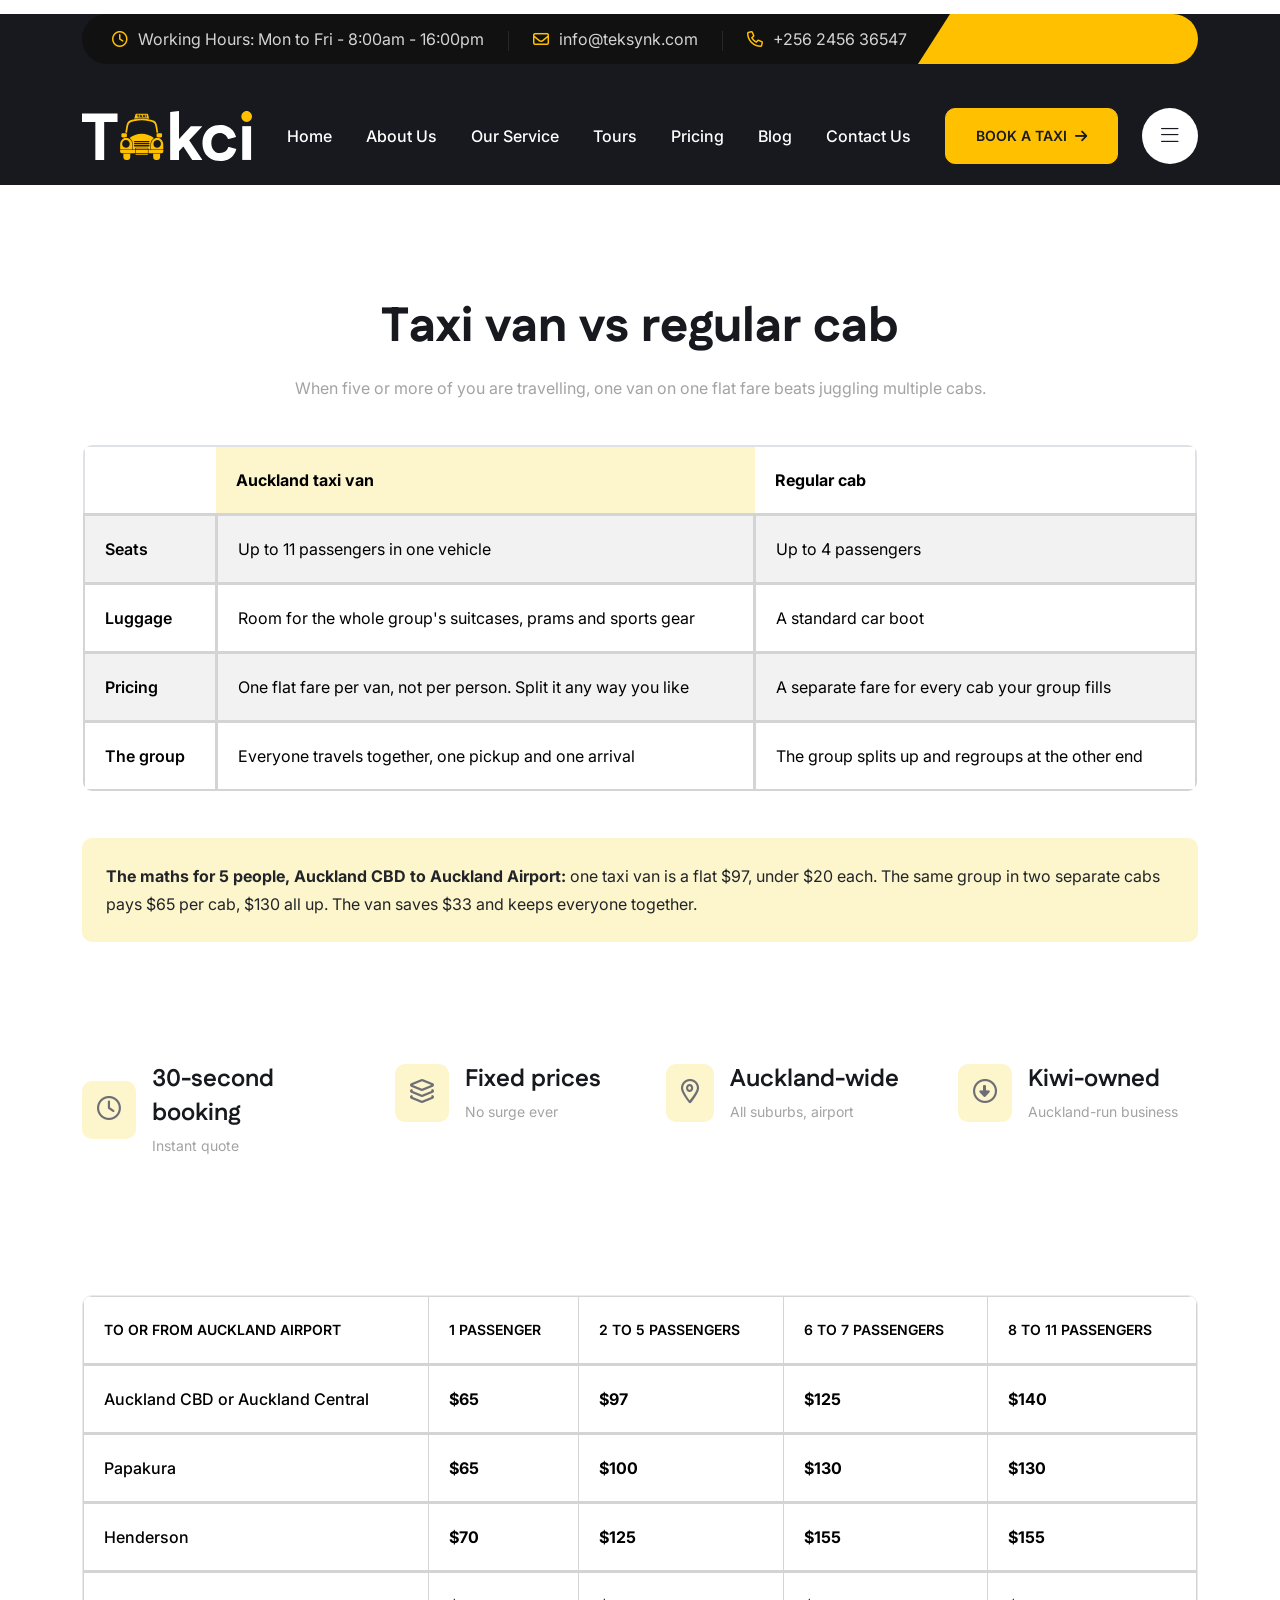
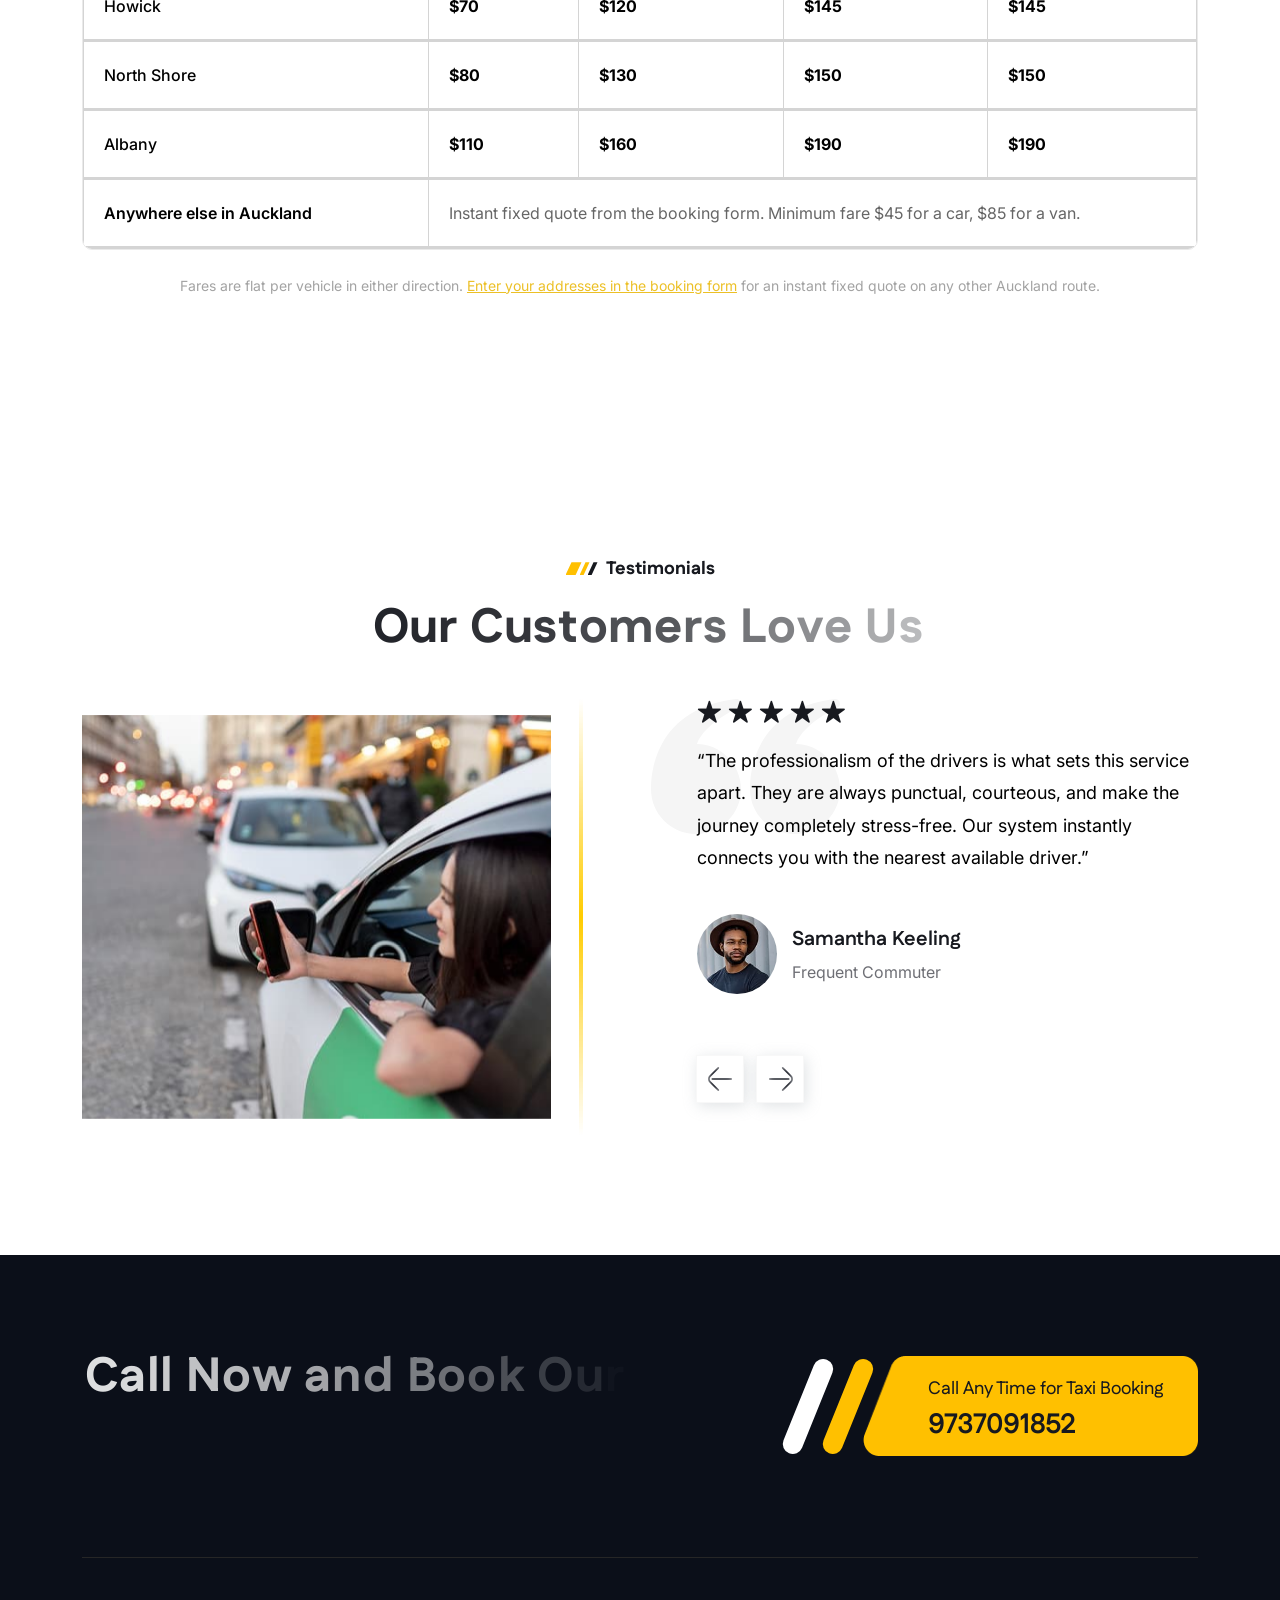
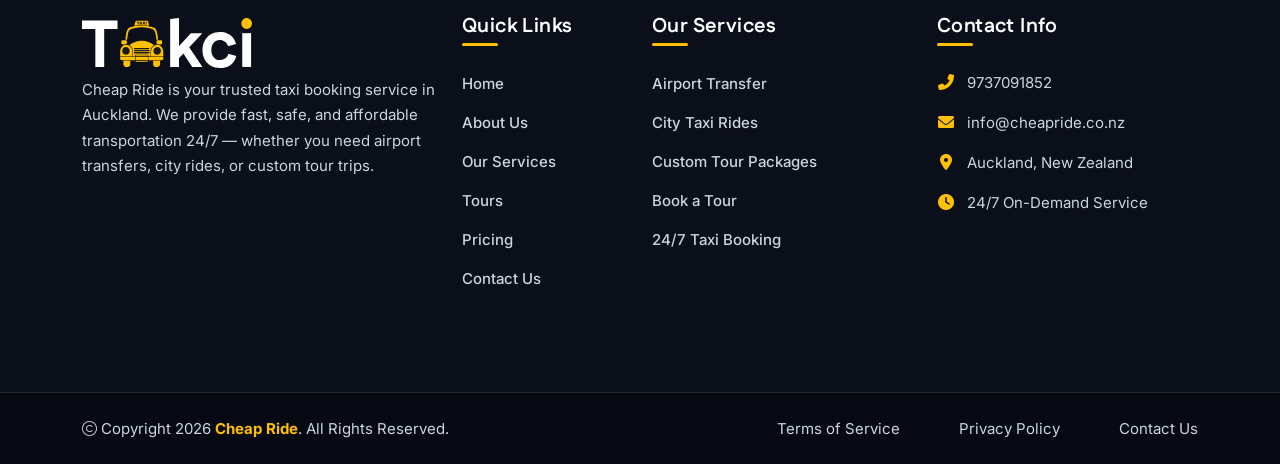
<file: pricing.html>
<!doctype html>
<html class="no-js" lang="zxx" dir="ltr">

<head>
    <meta charset="utf-8" />
    <meta http-equiv="x-ua-compatible" content="ie=edge" />

    <meta name="author" content="Takci" />
    <meta name="description" content="Cheap Ride - Best and most affordable taxi service in Auckland" />
    <meta name="keywords" content="Cheap Ride - Best and most affordable taxi service in Auckland" />
    <meta name="robots" content="INDEX,FOLLOW" />
    <meta name="viewport" content="width=device-width,initial-scale=1,shrink-to-fit=no" />
    <link rel="apple-touch-icon" sizes="57x57" href="assets/img/favicons/apple-icon-57x57.png" />
    <link rel="apple-touch-icon" sizes="60x60" href="assets/img/favicons/apple-icon-60x60.png" />
    <link rel="apple-touch-icon" sizes="72x72" href="assets/img/favicons/apple-icon-72x72.png" />
    <link rel="apple-touch-icon" sizes="76x76" href="assets/img/favicons/apple-icon-76x76.png" />
    <link rel="apple-touch-icon" sizes="114x114" href="assets/img/favicons/apple-icon-114x114.png" />
    <link rel="apple-touch-icon" sizes="120x120" href="assets/img/favicons/apple-icon-120x120.png" />
    <link rel="apple-touch-icon" sizes="144x144" href="assets/img/favicons/apple-icon-144x144.png" />
    <link rel="apple-touch-icon" sizes="152x152" href="assets/img/favicons/apple-icon-152x152.png" />
    <link rel="apple-touch-icon" sizes="180x180" href="assets/img/favicons/apple-icon-180x180.png" />
    <link rel="icon" type="image/png" sizes="192x192" href="assets/img/favicons/android-icon-192x192.png" />
    <link rel="icon" type="image/png" sizes="32x32" href="assets/img/favicons/favicon-32x32.png" />
    <link rel="icon" type="image/png" sizes="96x96" href="assets/img/favicons/favicon-96x96.png" />
    <link rel="icon" type="image/png" sizes="16x16" href="assets/img/favicons/favicon-16x16.png" />
    <link rel="manifest" href="assets/img/favicons/manifest.json" />
    <meta name="msapplication-TileColor" content="#ffffff" />
    <meta name="msapplication-TileImage" content="assets/img/favicons/ms-icon-144x144.png" />
    <meta name="theme-color" content="#ffffff" />
    <link rel="preconnect" href="https://fonts.googleapis.com/" />
    <link rel="preconnect" href="https://fonts.gstatic.com/" crossorigin />
    <link
        href="https://fonts.googleapis.com/css2?family=Fustat:wght@200..800&amp;family=Inter:ital,opsz,wght@0,14..32,100..900;1,14..32,100..900&amp;display=swap"
        rel="stylesheet" />
    <link rel="stylesheet" href="assets/css/app.min.css" />
    <link rel="stylesheet" href="assets/css/fontawesome.min.css" />
    <link rel="stylesheet" href="assets/css/style.css" />
    <title>Our Services - Cheap Ride</title>
</head>

<body class="">
    <div class="preloader"><button class="th-btn preloaderCls">Cancel Preloader</button>
        <div class="preloader-inner">
            <div class="bounce">
                <img src="assets/img/logo-icon.svg" alt="img" />
            </div>
            <span class="loader">Auckland <span class="loading-text">Auckland</span></span>
        </div>
    </div>
    <div class="sidemenu-wrapper sidemenu-info d-none d-lg-block">
        <div class="sidemenu-content allow-natural-scroll">
            <button class="closeButton sideMenuCls">
                <i class="far fa-times"></i>
            </button>
            <div class="widget">
                <div class="th-widget-about">
                    <div class="about-logo">
                        <a href="index.html"><img src="assets/img/logo.svg" alt="Takci" /></a>
                    </div>
                    <p class="about-text mb-4">
                        Our Taxi Booking Service is designed to make your travel
                        experience fast, safe, and convenient — whether you're heading to
                        work, the airport, or just exploring the city.
                    </p>

                </div>
            </div>
            <div class="widget">
                <h3 class="widget_title">Recent Posts</h3>
                <div class="recent-post-wrap">
                    <div class="recent-post">
                        <div class="media-img">
                            <a href="blog-details.html"><img src="assets/img/blog/recent-post-1-1.jpg"
                                    alt="Blog Image" /></a>
                        </div>
                        <div class="media-body">
                            <div class="recent-post-meta">
                                <a href="blog.html"><i class="far fa-calendar"></i>22 Sep, 2026</a>
                            </div>
                            <h4 class="post-title">
                                <a class="text-inherit" href="blog-details.html">Book your ride through our app,
                                    website,</a>
                            </h4>
                        </div>
                    </div>
                    <div class="recent-post">
                        <div class="media-img">
                            <a href="blog-details.html"><img src="assets/img/blog/recent-post-1-2.jpg"
                                    alt="Blog Image" /></a>
                        </div>
                        <div class="media-body">
                            <div class="recent-post-meta">
                                <a href="blog.html"><i class="far fa-calendar"></i>24 Sep, 2026</a>
                            </div>
                            <h4 class="post-title">
                                <a class="text-inherit" href="blog-details.html">Plan your ride in advance by
                                    scheduling</a>
                            </h4>
                        </div>
                    </div>
                    <div class="recent-post">
                        <div class="media-img">
                            <a href="blog-details.html"><img src="assets/img/blog/recent-post-1-3.jpg"
                                    alt="Blog Image" /></a>
                        </div>
                        <div class="media-body">
                            <div class="recent-post-meta">
                                <a href="blog.html"><i class="far fa-calendar"></i>23 Oct, 2026</a>
                            </div>
                            <h4 class="post-title">
                                <a class="text-inherit" href="blog-details.html">Long-distance rides to nearby towns</a>
                            </h4>
                        </div>
                    </div>
                </div>
            </div>
            <div class="widget th-newsletter-widget">
                <h3 class="widget_title">Subscribe to Newsletter</h3>
                <p class="footer-text mb-4">
                    Get Monthly insights from founders around the globe. No spam -
                    promise.
                </p>
                <form class="newsletter-form">
                    <div class="form-group style-dark">
                        <input class="form-control" type="email" placeholder="Enter your email" required="" />
                    </div>
                    <button type="submit" class="th-btn style2">Subscribe</button>
                </form>
            </div>
        </div>
    </div>
    <div class="th-menu-wrapper">
        <div class="th-menu-area text-center">
            <button class="th-menu-toggle"><i class="far fa-times"></i></button>
            <div class="mobile-logo">
                <a href="index.html"><img src="assets/img/logo2.svg" alt="Cheap Ride" /></a>
            </div>
            <div class="th-mobile-menu allow-natural-scroll">
                <ul>
                    <li><a href="index.html">Home</a></li>
                    <li><a href="about.html">About Us</a></li>
                    <li><a href="service.html">Our Service</a></li>
                                    <li><a href="tours.html">Tours</a></li>
                                    <li><a href="pricing.html">Pricing</a></li>
                    <li><a href="blog.html">Blog</a></li>
                    <li><a href="contact.html">Contact Us</a></li>
                </ul>
            </div>
        </div>
    </div>

    <div class="popup-search-box d-none d-lg-block">
        <button class="searchClose"><i class="far fa-times"></i></button>
        <form action="#">
            <input type="text" placeholder="What are you looking for?" />
            <button type="submit"><i class="fal fa-search"></i></button>
        </form>
    </div>
    <header class="th-header header-layout1 header-layout2">
        <div class="container">
            <div class="header-top">
                <div class="row justify-content-center justify-content-md-between align-items-center gy-2">
                    <div class="col-auto d-md-block d-none">
                        <div class="header-links">
                            <ul class="header-left-wrap">
                                <li>
                                    <i class="far fa-map-marker-alt"></i>156 Main Street, 2nd
                                    Floor. USA
                                </li>
                                <li>
                                    <i class="far fa-clock"></i>Working Hours: Mon to Fri -
                                    8:00am - 16:00pm
                                </li>
                                <li>
                                    <i class="far fa-envelope"></i><a
                                        href="mailto:info@teksynk.com">info@teksynk.com</a>
                                </li>
                                <li>
                                    <i class="far fa-phone"></i><a href="tel:256245636547">+256 2456 36547</a>
                                </li>
                            </ul>
                        </div>
                    </div>

                </div>
            </div>
        </div>
        <div class="sticky-wrapper">
            <div class="container">
                <div class="menu-area">
                    <div class="row align-items-center justify-content-between">
                        <div class="col-auto">
                            <div class="header-logo">
                                <a href="index.html"><img src="assets/img/logo2.svg" alt="Cheap Ride" /></a>
                            </div>
                        </div>
                        <div class="col-auto">
                            <nav class="main-menu d-none d-lg-inline-block">
                                <ul>
                                    <li><a href="index.html">Home</a></li>
                                    <li><a href="about.html">About Us</a></li>
                                    <li><a href="service.html">Our Service</a></li>
                                    <li><a href="tours.html">Tours</a></li>
                                    <li><a href="pricing.html">Pricing</a></li>
                                    <li><a href="blog.html">Blog</a></li>
                                    <li><a href="contact.html">Contact Us</a></li>
                                </ul>
                            </nav>
                            <div class="header-button d-flex d-lg-none">
                                <button type="button" class="th-menu-toggle icon-btn style2">
                                    <i class="far fa-bars"></i>
                                </button>
                            </div>
                        </div>
                        <div class="col-auto d-xl-block d-none">
                            <div class="header-button">
                                <a href="contact.html" class="th-btn style4">BOOK A TAXI <i
                                        class="fas fa-arrow-right ms-2"></i></a>
                                <button type="button" class="icon-btn style2 sideMenuInfo">
                                    <i class="fal fa-bars"></i>
                                </button>
                            </div>
                        </div>
                    </div>
                </div>
            </div>
        </div>
    </header>


    <section class="space-top" id="taxi-van-vs-cab">
        <div class="container">
            <div class="title-area text-center">
                <h2 class="sec-title h3 text-anim2 wow fadeinup">Taxi van vs regular cab</h2>
                <p class="text-gray2 wow fadeinup">When five or more of you are travelling, one van on one flat fare beats juggling multiple cabs.</p>
            </div>
            <div class="table-responsive mt-30 wow fadeinup">
                <table class="table table-bordered table-striped" style="border-radius: 10px; overflow: hidden; background: #fff;">
                    <thead style="background-color: #f8f9fa;">
                        <tr>
                            <th style="border: none; padding: 20px;"></th>
                            <th style="background-color: #fdf5cc; border: none; padding: 20px;">Auckland taxi van</th>
                            <th style="border: none; padding: 20px;">Regular cab</th>
                        </tr>
                    </thead>
                    <tbody>
                        <tr>
                            <td style="font-weight: 600; padding: 20px;">Seats</td>
                            <td style="padding: 20px;">Up to 11 passengers in one vehicle</td>
                            <td style="padding: 20px;">Up to 4 passengers</td>
                        </tr>
                        <tr>
                            <td style="font-weight: 600; padding: 20px;">Luggage</td>
                            <td style="padding: 20px;">Room for the whole group's suitcases, prams and sports gear</td>
                            <td style="padding: 20px;">A standard car boot</td>
                        </tr>
                        <tr>
                            <td style="font-weight: 600; padding: 20px;">Pricing</td>
                            <td style="padding: 20px;">One flat fare per van, not per person. Split it any way you like</td>
                            <td style="padding: 20px;">A separate fare for every cab your group fills</td>
                        </tr>
                        <tr>
                            <td style="font-weight: 600; padding: 20px;">The group</td>
                            <td style="padding: 20px;">Everyone travels together, one pickup and one arrival</td>
                            <td style="padding: 20px;">The group splits up and regroups at the other end</td>
                        </tr>
                    </tbody>
                </table>
            </div>
            <div class="mt-30 wow fadeinup p-4" style="background-color: #fdf5cc; border-radius: 10px;">
                <p class="mb-0 text-dark"><strong>The maths for 5 people, Auckland CBD to Auckland Airport:</strong> one taxi van is a flat $97, under $20 each. The same group in two separate cabs pays $65 per cab, $130 all up. The van saves $33 and keeps everyone together.</p>
            </div>
        </div>
    </section>

    <section class="space-top space-bottom">
        <div class="container">
            <div class="row gy-4 text-center justify-content-center">
                <div class="col-lg-3 col-md-6 wow fadeinup" data-wow-delay="0.1s">
                    <div class="d-flex align-items-center justify-content-center mb-3">
                        <div style="background-color: #fdf5cc; padding: 15px; border-radius: 10px;"><i class="far fa-clock" style="font-size: 24px;"></i></div>
                        <div class="ms-3 text-start">
                            <h4 class="h5 mb-1" style="font-weight: 700;">30-second booking</h4>
                            <p class="text-gray2 mb-0" style="font-size: 14px;">Instant quote</p>
                        </div>
                    </div>
                </div>
                <div class="col-lg-3 col-md-6 wow fadeinup" data-wow-delay="0.2s">
                    <div class="d-flex align-items-center justify-content-center mb-3">
                        <div style="background-color: #fdf5cc; padding: 15px; border-radius: 10px;"><i class="far fa-layer-group" style="font-size: 24px;"></i></div>
                        <div class="ms-3 text-start">
                            <h4 class="h5 mb-1" style="font-weight: 700;">Fixed prices</h4>
                            <p class="text-gray2 mb-0" style="font-size: 14px;">No surge ever</p>
                        </div>
                    </div>
                </div>
                <div class="col-lg-3 col-md-6 wow fadeinup" data-wow-delay="0.3s">
                    <div class="d-flex align-items-center justify-content-center mb-3">
                        <div style="background-color: #fdf5cc; padding: 15px; border-radius: 10px;"><i class="far fa-map-marker-alt" style="font-size: 24px;"></i></div>
                        <div class="ms-3 text-start">
                            <h4 class="h5 mb-1" style="font-weight: 700;">Auckland-wide</h4>
                            <p class="text-gray2 mb-0" style="font-size: 14px;">All suburbs, airport</p>
                        </div>
                    </div>
                </div>
                <div class="col-lg-3 col-md-6 wow fadeinup" data-wow-delay="0.4s">
                    <div class="d-flex align-items-center justify-content-center mb-3">
                        <div style="background-color: #fdf5cc; padding: 15px; border-radius: 10px;"><i class="far fa-arrow-alt-circle-down" style="font-size: 24px;"></i></div>
                        <div class="ms-3 text-start">
                            <h4 class="h5 mb-1" style="font-weight: 700;">Kiwi-owned</h4>
                            <p class="text-gray2 mb-0" style="font-size: 14px;">Auckland-run business</p>
                        </div>
                    </div>
                </div>
            </div>
        </div>
    </section>

    <section class="space-bottom">
        <div class="container">
            <div class="table-responsive wow fadeinup" style="border: 1px solid #eaeaea; border-radius: 10px;">
                <table class="table mb-0">
                    <thead style="background-color: #f8f9fa;">
                        <tr>
                            <th style="padding: 20px; font-weight: 600; text-transform: uppercase; font-size: 14px;">TO OR FROM AUCKLAND AIRPORT</th>
                            <th style="padding: 20px; font-weight: 600; text-transform: uppercase; font-size: 14px;">1 PASSENGER</th>
                            <th style="padding: 20px; font-weight: 600; text-transform: uppercase; font-size: 14px;">2 TO 5 PASSENGERS</th>
                            <th style="padding: 20px; font-weight: 600; text-transform: uppercase; font-size: 14px;">6 TO 7 PASSENGERS</th>
                            <th style="padding: 20px; font-weight: 600; text-transform: uppercase; font-size: 14px;">8 TO 11 PASSENGERS</th>
                        </tr>
                    </thead>
                    <tbody>
                        <tr>
                            <td style="padding: 20px; font-weight: 500;">Auckland CBD or Auckland Central</td>
                            <td style="padding: 20px; font-weight: 700;">$65</td>
                            <td style="padding: 20px; font-weight: 700;">$97</td>
                            <td style="padding: 20px; font-weight: 700;">$125</td>
                            <td style="padding: 20px; font-weight: 700;">$140</td>
                        </tr>
                        <tr>
                            <td style="padding: 20px; font-weight: 500;">Papakura</td>
                            <td style="padding: 20px; font-weight: 700;">$65</td>
                            <td style="padding: 20px; font-weight: 700;">$100</td>
                            <td style="padding: 20px; font-weight: 700;">$130</td>
                            <td style="padding: 20px; font-weight: 700;">$130</td>
                        </tr>
                        <tr>
                            <td style="padding: 20px; font-weight: 500;">Henderson</td>
                            <td style="padding: 20px; font-weight: 700;">$70</td>
                            <td style="padding: 20px; font-weight: 700;">$125</td>
                            <td style="padding: 20px; font-weight: 700;">$155</td>
                            <td style="padding: 20px; font-weight: 700;">$155</td>
                        </tr>
                        <tr>
                            <td style="padding: 20px; font-weight: 500;">Howick</td>
                            <td style="padding: 20px; font-weight: 700;">$70</td>
                            <td style="padding: 20px; font-weight: 700;">$120</td>
                            <td style="padding: 20px; font-weight: 700;">$145</td>
                            <td style="padding: 20px; font-weight: 700;">$145</td>
                        </tr>
                        <tr>
                            <td style="padding: 20px; font-weight: 500;">North Shore</td>
                            <td style="padding: 20px; font-weight: 700;">$80</td>
                            <td style="padding: 20px; font-weight: 700;">$130</td>
                            <td style="padding: 20px; font-weight: 700;">$150</td>
                            <td style="padding: 20px; font-weight: 700;">$150</td>
                        </tr>
                        <tr>
                            <td style="padding: 20px; font-weight: 500;">Albany</td>
                            <td style="padding: 20px; font-weight: 700;">$110</td>
                            <td style="padding: 20px; font-weight: 700;">$160</td>
                            <td style="padding: 20px; font-weight: 700;">$190</td>
                            <td style="padding: 20px; font-weight: 700;">$190</td>
                        </tr>
                        <tr>
                            <td style="padding: 20px; font-weight: 600;">Anywhere else in Auckland</td>
                            <td colspan="4" style="padding: 20px; color: #666;">Instant fixed quote from the booking form. Minimum fare $45 for a car, $85 for a van.</td>
                        </tr>
                    </tbody>
                </table>
            </div>
            <div class="text-center mt-4">
                <p class="text-gray2" style="font-size: 14px;">Fares are flat per vehicle in either direction. <a href="#" style="color: #ecc026; text-decoration: underline;">Enter your addresses in the booking form</a> for an instant fixed quote on any other Auckland route.</p>
            </div>
        </div>
    </section>

    <section class="testi-area-1 space overflow-hidden" id="testi-sec">
        <div class="container">
            <div class="row justify-content-center align-items-center">
                <div class="col-xxl-8 col-lg-9 col-md-10">
                    <div class="title-area text-center"><span class="sub-title wow fadeinup text-title"><span
                                class="subtitle-shape1"></span> <span class="subtitle-shape2"></span> <span
                                class="subtitle-shape4 me-2"></span> Testimonials</span>
                        <h2 class="sec-title h3 text-anim2 wow fadeinup">Our Customers Love Us</h2>
                    </div>
                </div>
            </div>
            <div class="row gy-40 justify-content-end">
                <div class="col-xl-6">
                    <div class="testi-thumb3-wrap">
                        <div class="imh-2-wrap wow fadeinup"><img src="assets/img/testimonial/testi-3-thumb.jpg"
                                alt="img"></div>
                        <div class="testi3-liner"></div>
                    </div>
                </div>
                <div class="col-xl-6">
                    <div class="swiper th-slider has-shadow testiSlider3" id="testiSlide3"
                        data-slider-options='{"autoplay":true,"autoHeight": "true","breakpoints":{"0":{"slidesPerView":1},"768":{"slidesPerView":"1"},"992":{"slidesPerView":"1"},"1200":{"slidesPerView":"1"},"1600":{"slidesPerView":"1"}}}'>
                        <div class="swiper-wrapper">
                            <div class="swiper-slide">
                                <div class="testi-card style2">
                                    <div class="quote-icon"><img src="assets/img/icon/quote-icon-2.svg" alt=""></div>
                                    <div class="testi-box_review"><i class="fa-solid fa-star-sharp"></i> <i
                                            class="fa-solid fa-star-sharp"></i> <i class="fa-solid fa-star-sharp"></i>
                                        <i class="fa-solid fa-star-sharp"></i> <i class="fa-solid fa-star-sharp"></i>
                                    </div>
                                    <p class="box-text">“The professionalism of the drivers is what sets this service
                                        apart. They are always punctual, courteous, and make the journey completely
                                        stress-free. Our system instantly connects you with the nearest available
                                        driver.”</p>
                                    <div class="testi-card-profile">
                                        <div class="testi-card-avater"><img src="assets/img/testimonial/testi1-1.jpg"
                                                alt="img"></div>
                                        <div class="testi-card-profile-detaile">
                                            <h3 class="box-title">Samantha Keeling</h3>
                                            <p class="box-desig">Frequent Commuter</p>
                                        </div>
                                    </div>
                                </div>
                            </div>
                            <div class="swiper-slide">
                                <div class="testi-card style2">
                                    <div class="quote-icon"><img src="assets/img/icon/quote-icon-2.svg" alt=""></div>
                                    <div class="testi-box_review"><i class="fa-solid fa-star-sharp"></i> <i
                                            class="fa-solid fa-star-sharp"></i> <i class="fa-solid fa-star-sharp"></i>
                                        <i class="fa-solid fa-star-sharp"></i> <i class="fa-solid fa-star-sharp"></i>
                                    </div>
                                    <p class="box-text">“The professionalism of the drivers is what sets this service
                                        apart. They are always punctual, courteous, and make the journey completely
                                        stress-free. Our system instantly connects you with the nearest available
                                        driver.”</p>
                                    <div class="testi-card-profile">
                                        <div class="testi-card-avater"><img src="assets/img/testimonial/testi3-1.jpg"
                                                alt="img"></div>
                                        <div class="testi-card-profile-detaile">
                                            <h3 class="box-title">Harry Callum</h3>
                                            <p class="box-desig">Satisfied Customer</p>
                                        </div>
                                    </div>
                                </div>
                            </div>
                        </div>
                        <div class="testi1-slider-pagi-wrap d-block style2"><button data-slider-prev="#testiSlide3"
                                class="slider-arrow default style-border5"><img class="icon"
                                    data-mask-src="assets/img/icon/arrow-left.svg" src="assets/img/icon/arrow-left.svg"
                                    alt="icon"></button> <button data-slider-next="#testiSlide3"
                                class="slider-arrow default style-border5 ms-2 slider-next"><img class="icon"
                                    data-mask-src="assets/img/icon/arrow-right.svg"
                                    src="assets/img/icon/arrow-right.svg" alt="icon"></button></div>
                    </div>
                </div>
            </div>
        </div>
    </section>
        <footer class="footer-wrapper footer-default">
        <div class="shape-mockup footer-bg-shape1 jump" data-bottom="12%" data-left="4%">
            <img src="assets/img/shape/shape1.png" alt="img" />
        </div>
        <div class="shape-mockup footer-bg-shape2 jump-reverse" data-top="8%" data-right="4%">
            <img src="assets/img/shape/shape2.png" alt="img" />
        </div>
        <div class="container">
            <div class="footer-cta-wrap rounded-0" id="contact-sec">
                <div class="row gy-40 justify-content-xl-between justify-content-center align-items-center">
                    <div class="col-xl-6">
                        <div class="title-area mb-0">
                            <h2 class="sec-title h3 text-anim2 wow fadeinleft">
                                Call Now and Book Our Taxi for Your Next Ride
                            </h2>
                        </div>
                    </div>
                    <div class="col-xl-6 text-xl-end text-center">
                        <div class="cta-btn-wrap wow fadeinright">
                            <div class="cta-btn-bg-shape" data-mask-src="assets/img/shape/footer-cta-btn-mask1-1.png">
                            </div>
                            <span class="cta-btn-title">Call Any Time for Taxi Booking</span>
                            <a class="cta-btn-link" href="tel:9737091852">9737091852</a>
                        </div>
                    </div>
                </div>
            </div>
        </div>
        <div class="widget-area">
            <div class="container">
                <div class="row justify-content-between gy-4">
                    <div class="col-lg-4 col-md-6 wow fadeinup" data-wow-delay="0.2s">
                        <div class="widget footer-widget">
                            <div class="th-widget-about">
                                <div class="about-logo mb-3">
                                    <a href="index.html"><img src="assets/img/logo2.svg" alt="Cheap Ride" /></a>
                                </div>
                                <p class="about-text">
                                    Cheap Ride is your trusted taxi booking service in Auckland. We provide fast, safe, and affordable transportation 24/7 — whether you need airport transfers, city rides, or custom tour trips.
                                </p>
                            </div>
                        </div>
                    </div>

                    <div class="col-lg-2 col-md-6 col-6 wow fadeinup" data-wow-delay="0.3s">
                        <div class="widget footer-widget">
                            <h3 class="widget_title">Quick Links</h3>
                            <ul class="footer-widget-links">
                                <li><a href="index.html">Home</a></li>
                                <li><a href="about.html">About Us</a></li>
                                <li><a href="service.html">Our Services</a></li>
                                <li><a href="tours.html">Tours</a></li>
                                <li><a href="pricing.html">Pricing</a></li>
                                <li><a href="contact.html">Contact Us</a></li>
                            </ul>
                        </div>
                    </div>

                    <div class="col-lg-3 col-md-6 col-6 wow fadeinup" data-wow-delay="0.4s">
                        <div class="widget footer-widget">
                            <h3 class="widget_title">Our Services</h3>
                            <ul class="footer-widget-links">
                                <li><a href="service-details.html">Airport Transfer</a></li>
                                <li><a href="service-details.html">City Taxi Rides</a></li>
                                <li><a href="tours.html">Custom Tour Packages</a></li>
                                <li><a href="tour-form.html">Book a Tour</a></li>
                                <li><a href="contact.html">24/7 Taxi Booking</a></li>
                            </ul>
                        </div>
                    </div>

                    <div class="col-lg-3 col-md-6 wow fadeinup" data-wow-delay="0.5s">
                        <div class="widget footer-widget">
                            <h3 class="widget_title">Contact Info</h3>
                            <ul class="footer-contact-info">
                                <li>
                                    <i class="fas fa-phone-alt"></i>
                                    <span><a href="tel:9737091852">9737091852</a></span>
                                </li>
                                <li>
                                    <i class="fas fa-envelope"></i>
                                    <span><a href="mailto:info@cheapride.co.nz">info@cheapride.co.nz</a></span>
                                </li>
                                <li>
                                    <i class="fas fa-map-marker-alt"></i>
                                    <span>Auckland, New Zealand</span>
                                </li>
                                <li>
                                    <i class="fas fa-clock"></i>
                                    <span>24/7 On-Demand Service</span>
                                </li>
                            </ul>
                        </div>
                    </div>
                </div>
            </div>
        </div>
        <div class="copyright-wrap">
            <div class="container">
                <div class="row justify-content-between gy-3 align-items-center">
                    <div class="col-lg-6 text-center text-lg-start">
                        <p class="copyright-text">
                            <i class="fal fa-copyright"></i> Copyright 2026
                            <a href="index.html">Cheap Ride</a>. All Rights Reserved.
                        </p>
                    </div>
                    <div class="col-lg-6 text-center text-lg-end">
                        <div class="footer-links">
                            <ul>
                                <li><a href="service.html">Terms of Service</a></li>
                                <li><a href="contact.html">Privacy Policy</a></li>
                                <li><a href="contact.html">Contact Us</a></li>
                            </ul>
                        </div>
                    </div>
                </div>
            </div>
        </div>
    </footer>
    <div class="scroll-top"><svg class="progress-circle svg-content" width="100%" height="100%" viewBox="-1 -1 102 102">
            <path d="M50,1 a49,49 0 0,1 0,98 a49,49 0 0,1 0,-98" style="
            transition: stroke-dashoffset 10ms linear 0s;
            stroke-dasharray: 307.919, 307.919;
            stroke-dashoffset: 307.919;
          "></path>
        </svg>
    </div>
    <script src="assets/js/vendor/jquery-3.7.1.min.js"></script>
    <script src="assets/js/app.min.js"></script>
    <script src="assets/js/main.js"></script>
</body>

</html>
</file>
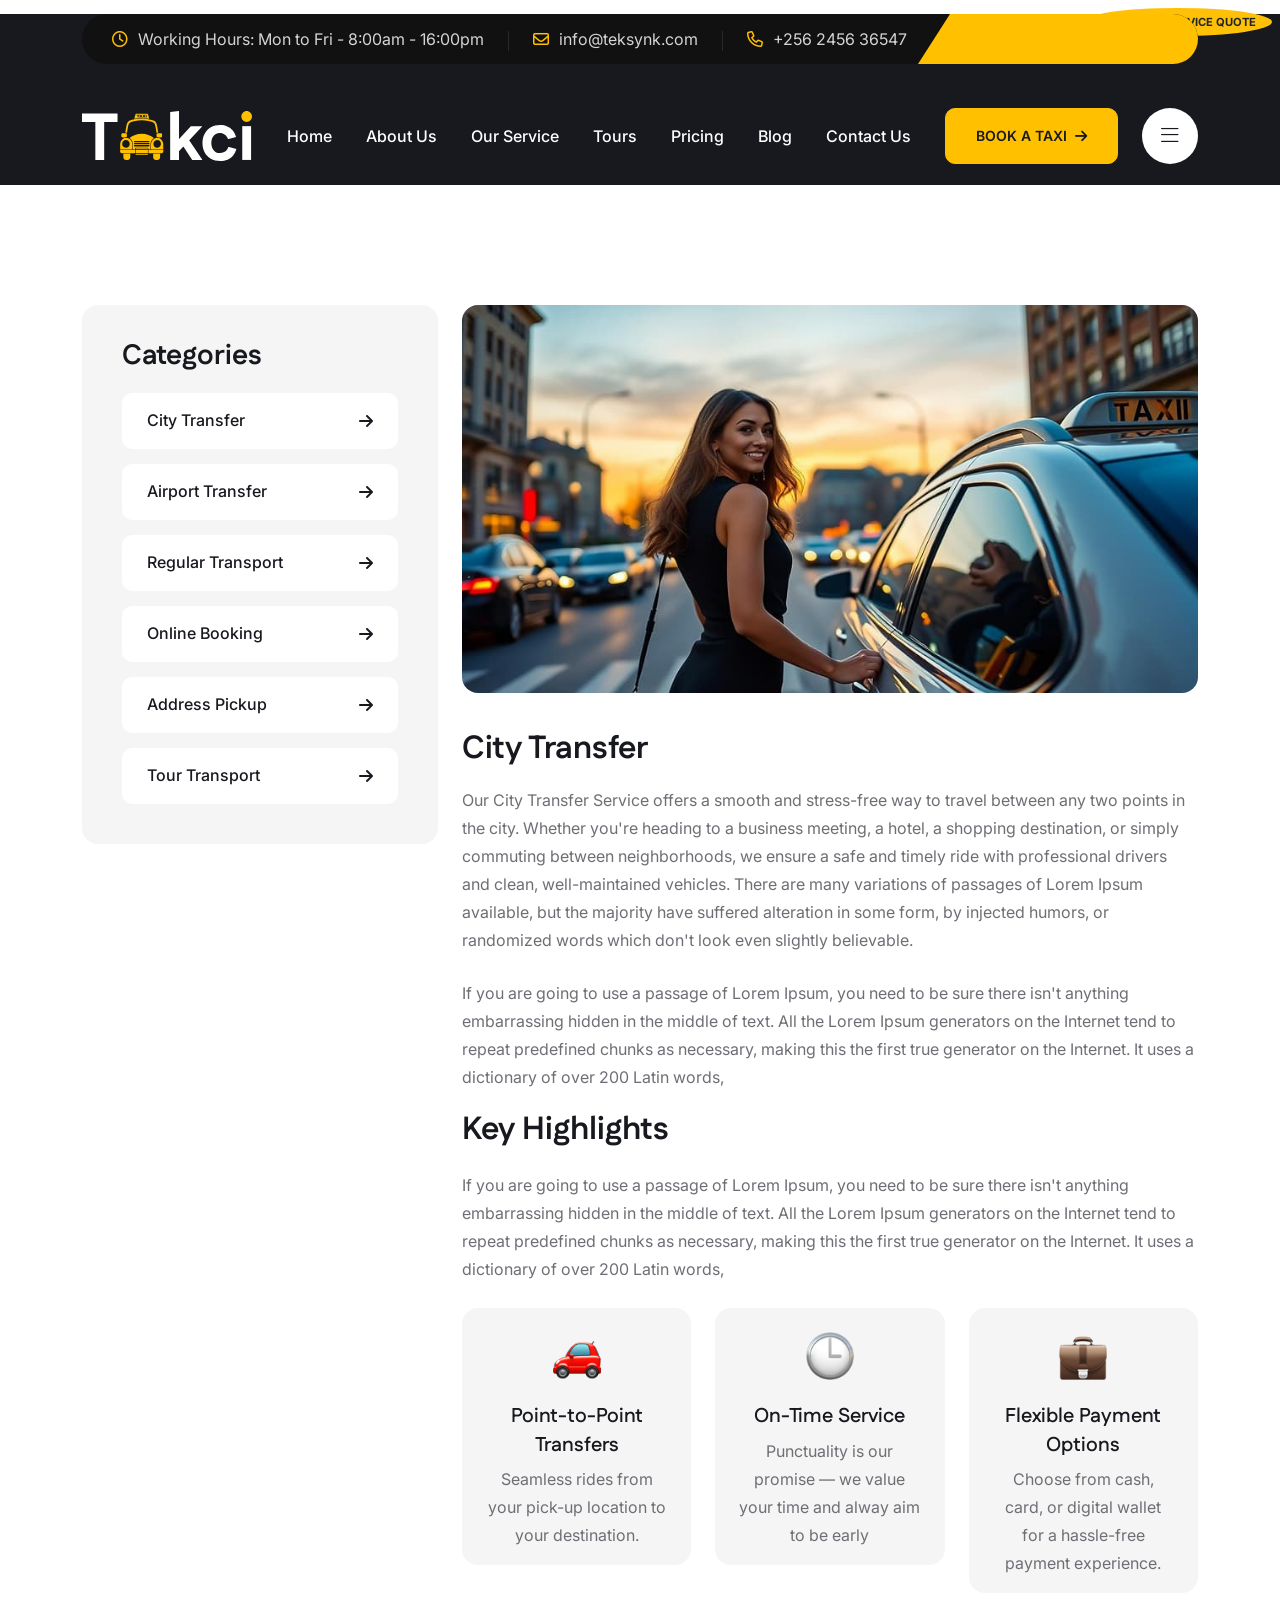
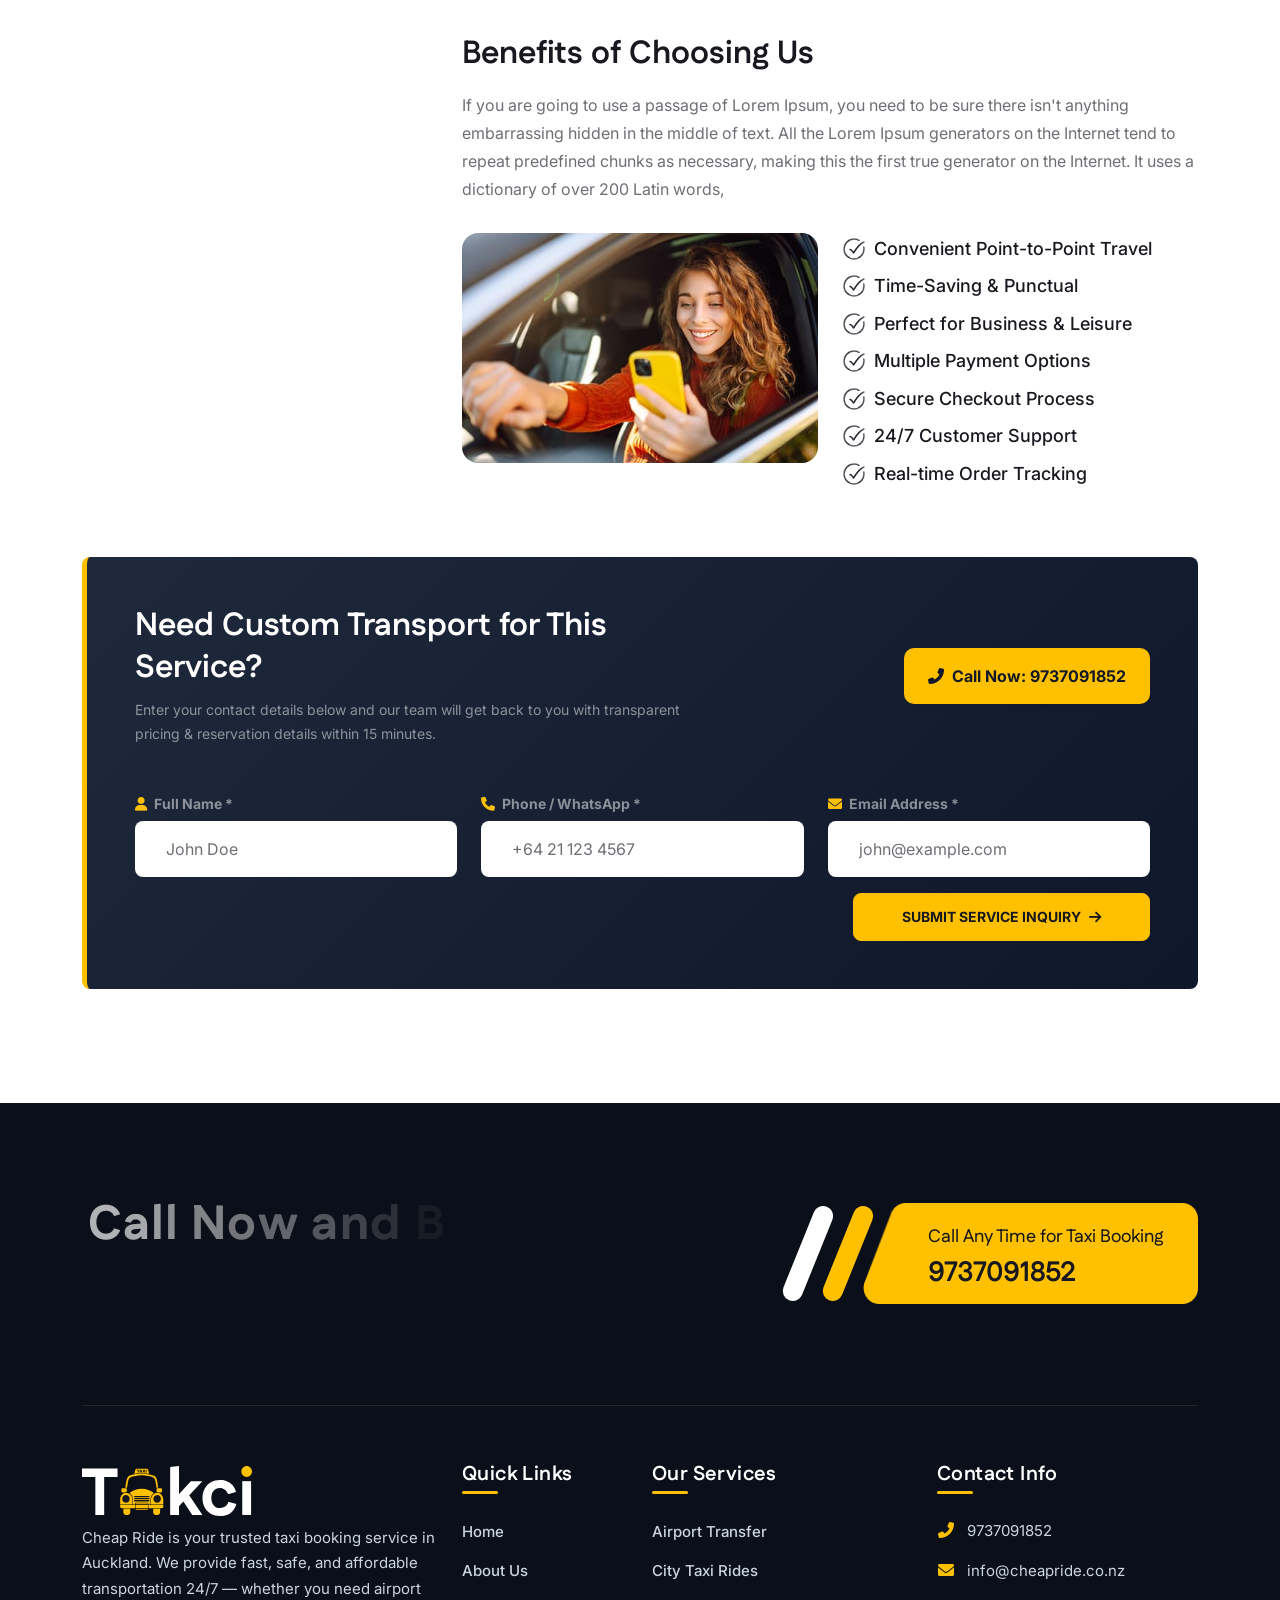
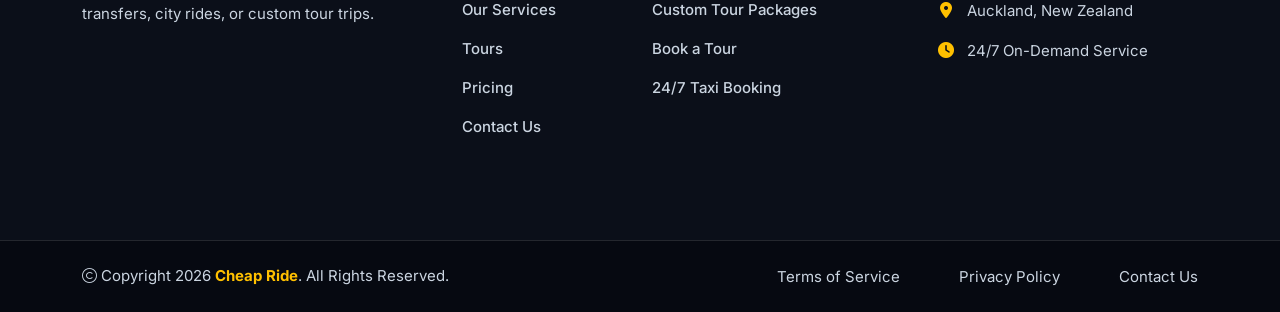
<file: service-details.html>
<!doctype html>
<html class="no-js" lang="zxx" dir="ltr">

<head>
    <meta charset="utf-8" />
    <meta http-equiv="x-ua-compatible" content="ie=edge" />

    <meta name="author" content="Takci" />
    <meta name="description" content="Cheap Ride - Best and most affordable taxi service in Auckland" />
    <meta name="keywords" content="Cheap Ride - Best and most affordable taxi service in Auckland" />
    <meta name="robots" content="INDEX,FOLLOW" />
    <meta name="viewport" content="width=device-width,initial-scale=1,shrink-to-fit=no" />
    <link rel="apple-touch-icon" sizes="57x57" href="assets/img/favicons/apple-icon-57x57.png" />
    <link rel="apple-touch-icon" sizes="60x60" href="assets/img/favicons/apple-icon-60x60.png" />
    <link rel="apple-touch-icon" sizes="72x72" href="assets/img/favicons/apple-icon-72x72.png" />
    <link rel="apple-touch-icon" sizes="76x76" href="assets/img/favicons/apple-icon-76x76.png" />
    <link rel="apple-touch-icon" sizes="114x114" href="assets/img/favicons/apple-icon-114x114.png" />
    <link rel="apple-touch-icon" sizes="120x120" href="assets/img/favicons/apple-icon-120x120.png" />
    <link rel="apple-touch-icon" sizes="144x144" href="assets/img/favicons/apple-icon-144x144.png" />
    <link rel="apple-touch-icon" sizes="152x152" href="assets/img/favicons/apple-icon-152x152.png" />
    <link rel="apple-touch-icon" sizes="180x180" href="assets/img/favicons/apple-icon-180x180.png" />
    <link rel="icon" type="image/png" sizes="192x192" href="assets/img/favicons/android-icon-192x192.png" />
    <link rel="icon" type="image/png" sizes="32x32" href="assets/img/favicons/favicon-32x32.png" />
    <link rel="icon" type="image/png" sizes="96x96" href="assets/img/favicons/favicon-96x96.png" />
    <link rel="icon" type="image/png" sizes="16x16" href="assets/img/favicons/favicon-16x16.png" />
    <link rel="manifest" href="assets/img/favicons/manifest.json" />
    <meta name="msapplication-TileColor" content="#ffffff" />
    <meta name="msapplication-TileImage" content="assets/img/favicons/ms-icon-144x144.png" />
    <meta name="theme-color" content="#ffffff" />
    <link rel="preconnect" href="https://fonts.googleapis.com/" />
    <link rel="preconnect" href="https://fonts.gstatic.com/" crossorigin />
    <link
        href="https://fonts.googleapis.com/css2?family=Fustat:wght@200..800&amp;family=Inter:ital,opsz,wght@0,14..32,100..900;1,14..32,100..900&amp;display=swap"
        rel="stylesheet" />
    <link rel="stylesheet" href="assets/css/app.min.css" />
    <link rel="stylesheet" href="assets/css/fontawesome.min.css" />
    <link rel="stylesheet" href="assets/css/style.css" />
    <title>Service Details - Cheap Ride</title>
</head>

<body class="">
    <div class="preloader"><button class="th-btn preloaderCls">Cancel Preloader</button>
        <div class="preloader-inner">
            <div class="bounce">
                <img src="assets/img/logo-icon.svg" alt="img" />
            </div>
            <span class="loader">Auckland <span class="loading-text">Auckland</span></span>
        </div>
    </div>
    <div class="sidemenu-wrapper sidemenu-info d-none d-lg-block">
        <div class="sidemenu-content allow-natural-scroll">
            <button class="closeButton sideMenuCls">
                <i class="far fa-times"></i>
            </button>
            <div class="widget">
                <div class="th-widget-about">
                    <div class="about-logo">
                        <a href="index.html"><img src="assets/img/logo.svg" alt="Takci" /></a>
                    </div>
                    <p class="about-text mb-4">
                        Our Taxi Booking Service is designed to make your travel
                        experience fast, safe, and convenient — whether you're heading to
                        work, the airport, or just exploring the city.
                    </p>
                </div>
            </div>
            <div class="widget">
                <h3 class="widget_title">Recent Posts</h3>
                <div class="recent-post-wrap">
                    <div class="recent-post">
                        <div class="media-img">
                            <a href="blog-details.html"><img src="assets/img/blog/recent-post-1-1.jpg"
                                    alt="Blog Image" /></a>
                        </div>
                        <div class="media-body">
                            <div class="recent-post-meta">
                                <a href="blog.html"><i class="far fa-calendar"></i>22 Sep, 2026</a>
                            </div>
                            <h4 class="post-title">
                                <a class="text-inherit" href="blog-details.html">Book your ride through our app,
                                    website,</a>
                            </h4>
                        </div>
                    </div>
                    <div class="recent-post">
                        <div class="media-img">
                            <a href="blog-details.html"><img src="assets/img/blog/recent-post-1-2.jpg"
                                    alt="Blog Image" /></a>
                        </div>
                        <div class="media-body">
                            <div class="recent-post-meta">
                                <a href="blog.html"><i class="far fa-calendar"></i>24 Sep, 2026</a>
                            </div>
                            <h4 class="post-title">
                                <a class="text-inherit" href="blog-details.html">Plan your ride in advance by
                                    scheduling</a>
                            </h4>
                        </div>
                    </div>
                    <div class="recent-post">
                        <div class="media-img">
                            <a href="blog-details.html"><img src="assets/img/blog/recent-post-1-3.jpg"
                                    alt="Blog Image" /></a>
                        </div>
                        <div class="media-body">
                            <div class="recent-post-meta">
                                <a href="blog.html"><i class="far fa-calendar"></i>23 Oct, 2026</a>
                            </div>
                            <h4 class="post-title">
                                <a class="text-inherit" href="blog-details.html">Long-distance rides to nearby towns</a>
                            </h4>
                        </div>
                    </div>
                </div>
            </div>
            <div class="widget th-newsletter-widget">
                <h3 class="widget_title">Subscribe to Newsletter</h3>
                <p class="footer-text mb-4">
                    Get Monthly insights from founders around the globe. No spam -
                    promise.
                </p>
                <form class="newsletter-form">
                    <div class="form-group style-dark">
                        <input class="form-control" type="email" placeholder="Enter your email" required="" />
                    </div>
                    <button type="submit" class="th-btn style2">Subscribe</button>
                </form>
            </div>
        </div>
    </div>
    <div class="th-menu-wrapper">
        <div class="th-menu-area text-center">
            <button class="th-menu-toggle"><i class="far fa-times"></i></button>
            <div class="mobile-logo">
                <a href="index.html"><img src="assets/img/logo2.svg" alt="Cheap Ride" /></a>
            </div>
            <div class="th-mobile-menu allow-natural-scroll">
                <ul>
                    <li><a href="index.html">Home</a></li>
                    <li><a href="about.html">About Us</a></li>
                    <li><a href="service.html">Our Service</a></li>
                                    <li><a href="tours.html">Tours</a></li>
                                    <li><a href="pricing.html">Pricing</a></li>
                    <li><a href="blog.html">Blog</a></li>
                    <li><a href="contact.html">Contact Us</a></li>
                </ul>
            </div>
        </div>
    </div>

    <div class="popup-search-box d-none d-lg-block">
        <button class="searchClose"><i class="far fa-times"></i></button>
        <form action="#">
            <input type="text" placeholder="What are you looking for?" />
            <button type="submit"><i class="fal fa-search"></i></button>
        </form>
    </div>
    <header class="th-header header-layout1 header-layout2">
        <div class="container">
            <div class="header-top">
                <div class="row justify-content-center justify-content-md-between align-items-center gy-2">
                    <div class="col-auto d-md-block d-none">
                        <div class="header-links">
                            <ul class="header-left-wrap">
                                <li>
                                    <i class="far fa-map-marker-alt"></i>156 Main Street, 2nd
                                    Floor. USA
                                </li>
                                <li>
                                    <i class="far fa-clock"></i>Working Hours: Mon to Fri -
                                    8:00am - 16:00pm
                                </li>
                                <li>
                                    <i class="far fa-envelope"></i><a
                                        href="mailto:info@teksynk.com">info@teksynk.com</a>
                                </li>
                                <li>
                                    <i class="far fa-phone"></i><a href="tel:256245636547">+256 2456 36547</a>
                                </li>
                            </ul>
                        </div>
                    </div>

                </div>
            </div>
        </div>
        <div class="sticky-wrapper">
            <div class="container">
                <div class="menu-area">
                    <div class="row align-items-center justify-content-between">
                        <div class="col-auto">
                            <div class="header-logo">
                                <a href="index.html"><img src="assets/img/logo2.svg" alt="Cheap Ride" /></a>
                            </div>
                        </div>
                        <div class="col-auto">
                            <nav class="main-menu d-none d-lg-inline-block">
                                <ul>
                                    <li><a href="index.html">Home</a></li>
                                    <li><a href="about.html">About Us</a></li>
                                    <li><a href="service.html">Our Service</a></li>
                                    <li><a href="tours.html">Tours</a></li>
                                    <li><a href="pricing.html">Pricing</a></li>
                                    <li><a href="blog.html">Blog</a></li>
                                    <li><a href="contact.html">Contact Us</a></li>
                                </ul>
                            </nav>
                            <div class="header-button d-flex d-lg-none">
                                <button type="button" class="th-menu-toggle icon-btn style2">
                                    <i class="far fa-bars"></i>
                                </button>
                            </div>
                        </div>
                        <div class="col-auto d-xl-block d-none">
                            <div class="header-button">
                                <a href="contact.html" class="th-btn style4">BOOK A TAXI <i
                                        class="fas fa-arrow-right ms-2"></i></a>
                                <button type="button" class="icon-btn style2 sideMenuInfo">
                                    <i class="fal fa-bars"></i>
                                </button>
                            </div>
                        </div>
                    </div>
                </div>
            </div>
        </div>
    </header>


    <section class="space-top space-extra-bottom">
        <div class="container">
            <div class="row gx-60">
                <div class="col-xl-4 col-lg-5">
                    <aside class="sidebar-area sidebar-sticky rounded-0 p-0 bg-transparent">
                        <div class="widget widget_categories">
                            <h2 class="widget_title">Categories</h2>
                            <ul>
                                <li><a href="blog.html">City Transfer</a> <span><i
                                            class="fas fa-arrow-right"></i></span></li>
                                <li><a href="blog.html">Airport Transfer</a> <span><i
                                            class="fas fa-arrow-right"></i></span></li>
                                <li><a href="blog.html">Regular Transport</a> <span><i
                                            class="fas fa-arrow-right"></i></span></li>
                                <li><a href="blog.html">Online Booking</a> <span><i
                                            class="fas fa-arrow-right"></i></span></li>
                                <li><a href="blog.html">Address Pickup</a> <span><i
                                            class="fas fa-arrow-right"></i></span></li>
                                <li><a href="blog.html">Tour Transport</a> <span><i
                                            class="fas fa-arrow-right"></i></span></li>
                            </ul>
                        </div>
                        <!-- <div class="widget widget_download">
                            <h2 class="widget_title text-white">Download</h2>
                            <div class="download-widget-wrap">
                                <div class="download-item">
                                    <div class="left">
                                        <div class="icon"><img src="assets/img/icon/pdf.svg" alt="img"></div>
                                        <div class="content">
                                            <h3 class="box-title"><a href="about.html">Our Brochures</a></h3>
                                            <p class="box-text">Download</p>
                                        </div>
                                    </div>
                                    <div class="right"><a class="icon-btn" href="about.html"><i
                                                class="fas fa-arrow-right"></i></a></div>
                                </div>
                                <div class="download-item">
                                    <div class="left">
                                        <div class="icon"><img src="assets/img/icon/pdf.svg" alt="img"></div>
                                        <div class="content">
                                            <h3 class="box-title"><a href="about.html">Company Details</a></h3>
                                            <p class="box-text">Download</p>
                                        </div>
                                    </div>
                                    <div class="right"><a class="icon-btn" href="about.html"><i
                                                class="fas fa-arrow-right"></i></a></div>
                                </div>
                            </div>
                        </div> -->
                        
                        <!-- Lead Capture Enquiry Form Widget -->
                        <!-- <div class="widget widget_lead_form p-4 rounded-3 text-white mb-4" style="background: #111827; border: 1px solid rgba(255, 192, 0, 0.3);">
                            <h3 class="widget_title text-white mb-2" style="font-size: 20px;"><i class="fas fa-paper-plane text-warning me-2"></i>Quick Service Enquiry</h3>
                            <p class="small text-white-50 mb-3">Get a custom quote & availability for this service within minutes.</p>
                            <form id="service-sidebar-form" onsubmit="handleServiceLead(event, 'sidebar')">
                                <div class="form-group mb-2">
                                    <input type="text" class="form-control style2 py-2" name="name" placeholder="Your Full Name *" required style="height: 44px; font-size: 14px;">
                                </div>
                                <div class="form-group mb-2">
                                    <input type="email" class="form-control style2 py-2" name="email" placeholder="Email Address *" required style="height: 44px; font-size: 14px;">
                                </div>
                                <div class="form-group mb-2">
                                    <input type="tel" class="form-control style2 py-2" name="phone" placeholder="Phone / WhatsApp *" required style="height: 44px; font-size: 14px;">
                                </div>
                                <div class="form-group mb-2">
                                    <select name="service" class="form-select style2 py-2" style="height: 44px; font-size: 14px; color: #17191F;">
                                        <option value="City Transfer">City Transfer</option>
                                        <option value="Airport Transfer">Airport Transfer</option>
                                        <option value="Regular Transport">Regular Transport</option>
                                        <option value="Address Pickup">Address Pickup</option>
                                        <option value="Tour Transport">Tour Transport</option>
                                    </select>
                                </div>
                                <div class="form-group mb-3">
                                    <textarea name="notes" class="form-control style2 p-2" placeholder="Ride Details / Pickup Date..." style="min-height: 70px; font-size: 14px;"></textarea>
                                </div>
                                <button type="submit" class="th-btn style4 w-100 py-2 font-weight-bold" style="border-radius: 8px; background-color: #FFC000; color: #111827;">
                                    REQUEST FREE QUOTE <i class="fas fa-arrow-right ms-1"></i>
                                </button>
                            </form>
                            <div id="sidebar-lead-msg" class="alert alert-success mt-3 mb-0 d-none p-2 small text-center" role="alert">
                                Enquiry submitted! We will call you shortly.
                            </div>
                        </div> -->
                        <!-- <div class="widget widget_banner">
                            <div class="widget-banner-bg" data-bg-src="assets/img/widget/widget-banner.png"
                                data-overlay="title" data-opacity="8"></div>
                            <div class="widget-banner text-center">
                                <div class="logo"><img src="assets/img/logo2.svg" alt="img"></div>
                                <h3 class="title">Need Help? We Are Here To Help You</h3>
                                <div class="widget-banner-content-wrap">
                                    <h4 class="subtitle"><span class="text-theme">TAKCI</span> SPECIAL</h4>
                                    <p class="box-text">Save up to <span class="text-title">60% off</span></p>
                                </div><a href="blog-details.html" class="th-btn style3">GET A QUOTE</a>
                            </div>
                        </div> -->
                    </aside>
                </div>
                <div class="col-xl-8 col-lg-7">
                    <div class="page-single">
                        <div class="page-img gsap-parallax mb-35"><img src="assets/img/service/service-s-1-1.jpg"
                                alt="Service Image"></div>
                        <h4>City Transfer</h4>
                        <p class="mb-25">Our City Transfer Service offers a smooth and stress-free way to travel between
                            any two points in the city. Whether you're heading to a business meeting, a hotel, a
                            shopping destination, or simply commuting between neighborhoods, we ensure a safe and timely
                            ride with professional drivers and clean, well-maintained vehicles. There are many
                            variations of passages of Lorem Ipsum available, but the majority have suffered alteration
                            in some form, by injected humors, or randomized words which don't look even slightly
                            believable.</p>
                        <p class="mb-25">If you are going to use a passage of Lorem Ipsum, you need to be sure there
                            isn't anything embarrassing hidden in the middle of text. All the Lorem Ipsum generators on
                            the Internet tend to repeat predefined chunks as necessary, making this the first true
                            generator on the Internet. It uses a dictionary of over 200 Latin words,</p>
                        <h4 class="mt-n2 mb-20">Key Highlights</h4>
                        <p class="mb-25">If you are going to use a passage of Lorem Ipsum, you need to be sure there
                            isn't anything embarrassing hidden in the middle of text. All the Lorem Ipsum generators on
                            the Internet tend to repeat predefined chunks as necessary, making this the first true
                            generator on the Internet. It uses a dictionary of over 200 Latin words,</p>
                        <div class="row gy-40">
                            <div class="col-xl-4 col-lg-6 col-md-4">
                                <div class="service-details-item-card"><img
                                        src="assets/img/icon/service-details-icon1.svg" alt="">
                                    <h4 class="box-title">Point-to-Point Transfers</h4>
                                    <p class="box-text">Seamless rides from your pick-up location to your destination.
                                    </p>
                                </div>
                            </div>
                            <div class="col-xl-4 col-lg-6 col-md-4">
                                <div class="service-details-item-card"><img
                                        src="assets/img/icon/service-details-icon2.svg" alt="">
                                    <h4 class="box-title">On-Time Service</h4>
                                    <p class="box-text">Punctuality is our promise — we value your time and alway aim to
                                        be early</p>
                                </div>
                            </div>
                            <div class="col-xl-4 col-lg-6 col-md-4">
                                <div class="service-details-item-card"><img
                                        src="assets/img/icon/service-details-icon3.svg" alt="">
                                    <h4 class="box-title">Flexible Payment Options</h4>
                                    <p class="box-text">Choose from cash, card, or digital wallet for a hassle-free
                                        payment experience.</p>
                                </div>
                            </div>
                        </div>
                        <div class="page-img-wrap mt-40">
                            <div class="row">
                                <div class="col-12">
                                    <h4>Benefits of Choosing Us</h4>
                                    <p class="mb-30">If you are going to use a passage of Lorem Ipsum, you need to be
                                        sure there isn't anything embarrassing hidden in the middle of text. All the
                                        Lorem Ipsum generators on the Internet tend to repeat predefined chunks as
                                        necessary, making this the first true generator on the Internet. It uses a
                                        dictionary of over 200 Latin words,</p>
                                </div>
                                <div class="col-md-6">
                                    <div class="page-img radius-20"><img src="assets/img/service/service-s-1-2.jpg"
                                            alt="img"></div>
                                </div>
                                <div class="col-md-6">
                                    <div class="checklist wow fadeinup">
                                        <ul>
                                            <li>Convenient Point-to-Point Travel</li>
                                            <li>Time-Saving & Punctual</li>
                                            <li>Perfect for Business & Leisure</li>
                                            <li>Multiple Payment Options</li>
                                            <li>Secure Checkout Process</li>
                                            <li>24/7 Customer Support</li>
                                            <li>Real-time Order Tracking</li>
                                        </ul>
                                    </div>
                                </div>
                            </div>
                        </div>
                    </div>
                </div>
            </div>
        
                        <!-- Main Content Lead Capture Banner -->
                        <div class="service-enquiry-banner p-4 p-md-5 rounded-3 mt-4 mb-4" style="background: linear-gradient(135deg, #1e293b 0%, #0f172a 100%); color: #ffffff; border-left: 5px solid #FFC000;">
                            <div class="row align-items-center">
                                <div class="col-lg-7 mb-3 mb-lg-0">
                                    <span class="badge bg-warning text-dark px-3 py-2 fw-bold text-uppercase mb-2"><i class="fas fa-bolt me-1"></i> Instant Service Quote</span>
                                    <h3 class="h4 text-white mb-2 fw-bold">Need Custom Transport for This Service?</h3>
                                    <p class="text-white-50 mb-0 small">Enter your contact details below and our team will get back to you with transparent pricing & reservation details within 15 minutes.</p>
                                </div>
                                <div class="col-lg-5 text-lg-end">
                                    <a href="tel:9737091852" class="btn btn-warning py-3 px-4 fw-bold shadow-sm" style="background-color: #FFC000; border: none; color: #111827; border-radius: 10px;">
                                        <i class="fas fa-phone-alt me-2"></i>Call Now: 9737091852
                                    </a>
                                </div>
                            </div>
                            <hr style="border-color: rgba(255,255,255,0.15);" class="my-4">
                            <form id="service-main-form" onsubmit="handleServiceLead(event, 'main')">
                                <div class="row gy-3">
                                    <div class="col-md-4">
                                        <label class="small text-white-50 fw-bold mb-1"><i class="fas fa-user text-warning me-1"></i> Full Name *</label>
                                        <input type="text" name="name" class="form-control" placeholder="John Doe" required style="background: #ffffff; color: #111827; border-radius: 8px;">
                                    </div>
                                    <div class="col-md-4">
                                        <label class="small text-white-50 fw-bold mb-1"><i class="fas fa-phone text-warning me-1"></i> Phone / WhatsApp *</label>
                                        <input type="tel" name="phone" class="form-control" placeholder="+64 21 123 4567" required style="background: #ffffff; color: #111827; border-radius: 8px;">
                                    </div>
                                    <div class="col-md-4">
                                        <label class="small text-white-50 fw-bold mb-1"><i class="fas fa-envelope text-warning me-1"></i> Email Address *</label>
                                        <input type="email" name="email" class="form-control" placeholder="john@example.com" required style="background: #ffffff; color: #111827; border-radius: 8px;">
                                    </div>
                                    <div class="col-12 mt-3 text-end">
                                        <button type="submit" class="th-btn style4 py-3 px-5 text-uppercase fw-bold" style="border-radius: 8px;">
                                            SUBMIT SERVICE INQUIRY <i class="fas fa-arrow-right ms-2"></i>
                                        </button>
                                    </div>
                                </div>
                            </form>
                            <div id="main-lead-msg" class="alert alert-success mt-3 mb-0 d-none p-3 text-center fw-bold" role="alert" style="background-color: #d4edda; color: #155724;">
                                <i class="fas fa-check-circle me-2"></i> Thank you! Your enquiry has been received. Our team will contact you shortly.
                            </div>
                        </div>
</div>
    </section>
        <footer class="footer-wrapper footer-default">
        <div class="shape-mockup footer-bg-shape1 jump" data-bottom="12%" data-left="4%">
            <img src="assets/img/shape/shape1.png" alt="img" />
        </div>
        <div class="shape-mockup footer-bg-shape2 jump-reverse" data-top="8%" data-right="4%">
            <img src="assets/img/shape/shape2.png" alt="img" />
        </div>
        <div class="container">
            <div class="footer-cta-wrap rounded-0" id="contact-sec">
                <div class="row gy-40 justify-content-xl-between justify-content-center align-items-center">
                    <div class="col-xl-6">
                        <div class="title-area mb-0">
                            <h2 class="sec-title h3 text-anim2 wow fadeinleft">
                                Call Now and Book Our Taxi for Your Next Ride
                            </h2>
                        </div>
                    </div>
                    <div class="col-xl-6 text-xl-end text-center">
                        <div class="cta-btn-wrap wow fadeinright">
                            <div class="cta-btn-bg-shape" data-mask-src="assets/img/shape/footer-cta-btn-mask1-1.png">
                            </div>
                            <span class="cta-btn-title">Call Any Time for Taxi Booking</span>
                            <a class="cta-btn-link" href="tel:9737091852">9737091852</a>
                        </div>
                    </div>
                </div>
            </div>
        </div>
        <div class="widget-area">
            <div class="container">
                <div class="row justify-content-between gy-4">
                    <div class="col-lg-4 col-md-6 wow fadeinup" data-wow-delay="0.2s">
                        <div class="widget footer-widget">
                            <div class="th-widget-about">
                                <div class="about-logo mb-3">
                                    <a href="index.html"><img src="assets/img/logo2.svg" alt="Cheap Ride" /></a>
                                </div>
                                <p class="about-text">
                                    Cheap Ride is your trusted taxi booking service in Auckland. We provide fast, safe, and affordable transportation 24/7 — whether you need airport transfers, city rides, or custom tour trips.
                                </p>
                            </div>
                        </div>
                    </div>

                    <div class="col-lg-2 col-md-6 col-6 wow fadeinup" data-wow-delay="0.3s">
                        <div class="widget footer-widget">
                            <h3 class="widget_title">Quick Links</h3>
                            <ul class="footer-widget-links">
                                <li><a href="index.html">Home</a></li>
                                <li><a href="about.html">About Us</a></li>
                                <li><a href="service.html">Our Services</a></li>
                                <li><a href="tours.html">Tours</a></li>
                                <li><a href="pricing.html">Pricing</a></li>
                                <li><a href="contact.html">Contact Us</a></li>
                            </ul>
                        </div>
                    </div>

                    <div class="col-lg-3 col-md-6 col-6 wow fadeinup" data-wow-delay="0.4s">
                        <div class="widget footer-widget">
                            <h3 class="widget_title">Our Services</h3>
                            <ul class="footer-widget-links">
                                <li><a href="service-details.html">Airport Transfer</a></li>
                                <li><a href="service-details.html">City Taxi Rides</a></li>
                                <li><a href="tours.html">Custom Tour Packages</a></li>
                                <li><a href="tour-form.html">Book a Tour</a></li>
                                <li><a href="contact.html">24/7 Taxi Booking</a></li>
                            </ul>
                        </div>
                    </div>

                    <div class="col-lg-3 col-md-6 wow fadeinup" data-wow-delay="0.5s">
                        <div class="widget footer-widget">
                            <h3 class="widget_title">Contact Info</h3>
                            <ul class="footer-contact-info">
                                <li>
                                    <i class="fas fa-phone-alt"></i>
                                    <span><a href="tel:9737091852">9737091852</a></span>
                                </li>
                                <li>
                                    <i class="fas fa-envelope"></i>
                                    <span><a href="mailto:info@cheapride.co.nz">info@cheapride.co.nz</a></span>
                                </li>
                                <li>
                                    <i class="fas fa-map-marker-alt"></i>
                                    <span>Auckland, New Zealand</span>
                                </li>
                                <li>
                                    <i class="fas fa-clock"></i>
                                    <span>24/7 On-Demand Service</span>
                                </li>
                            </ul>
                        </div>
                    </div>
                </div>
            </div>
        </div>
        <div class="copyright-wrap">
            <div class="container">
                <div class="row justify-content-between gy-3 align-items-center">
                    <div class="col-lg-6 text-center text-lg-start">
                        <p class="copyright-text">
                            <i class="fal fa-copyright"></i> Copyright 2026
                            <a href="index.html">Cheap Ride</a>. All Rights Reserved.
                        </p>
                    </div>
                    <div class="col-lg-6 text-center text-lg-end">
                        <div class="footer-links">
                            <ul>
                                <li><a href="service.html">Terms of Service</a></li>
                                <li><a href="contact.html">Privacy Policy</a></li>
                                <li><a href="contact.html">Contact Us</a></li>
                            </ul>
                        </div>
                    </div>
                </div>
            </div>
        </div>
    </footer>
    <div class="scroll-top"><svg class="progress-circle svg-content" width="100%" height="100%" viewBox="-1 -1 102 102">
            <path d="M50,1 a49,49 0 0,1 0,98 a49,49 0 0,1 0,-98" style="
            transition: stroke-dashoffset 10ms linear 0s;
            stroke-dasharray: 307.919, 307.919;
            stroke-dashoffset: 307.919;
          "></path>
        </svg>
    </div>
    <script src="assets/js/vendor/jquery-3.7.1.min.js"></script>
    <script src="assets/js/app.min.js"></script>
    <script src="assets/js/main.js"></script>
</body>

</html>
</file>
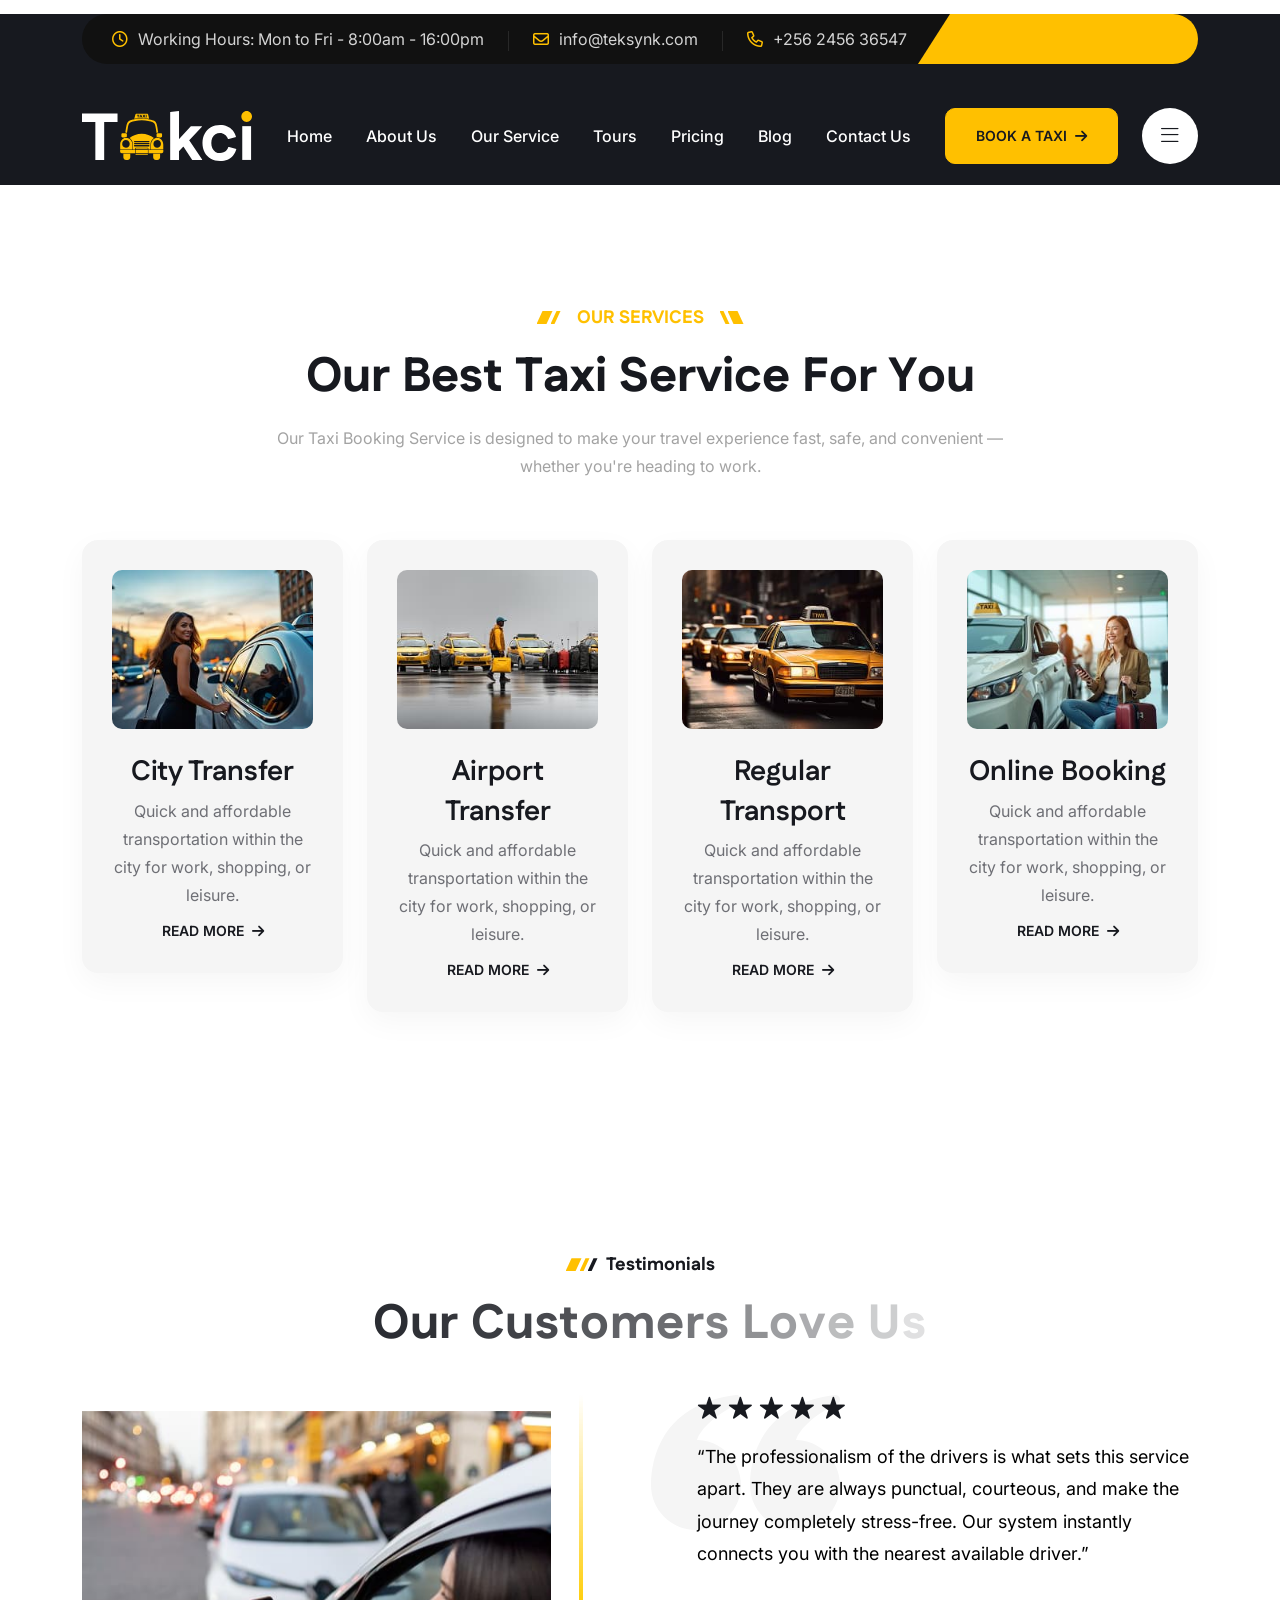
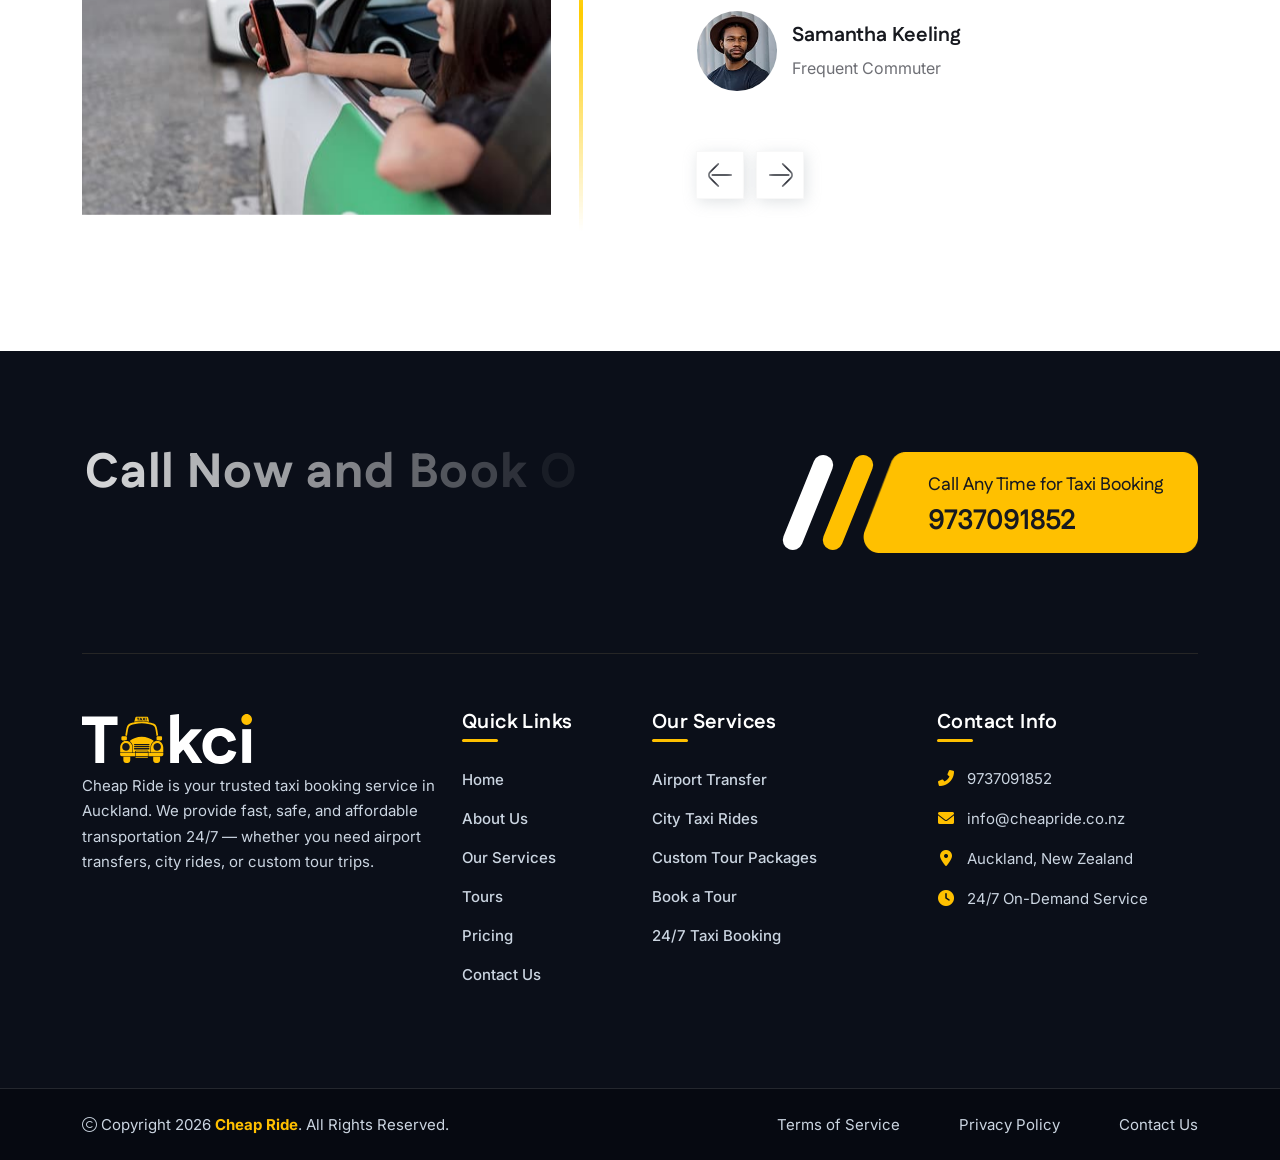
<file: service.html>
<!doctype html>
<html class="no-js" lang="zxx" dir="ltr">

<head>
    <meta charset="utf-8" />
    <meta http-equiv="x-ua-compatible" content="ie=edge" />

    <meta name="author" content="Takci" />
    <meta name="description" content="Cheap Ride - Best and most affordable taxi service in Auckland" />
    <meta name="keywords" content="Cheap Ride - Best and most affordable taxi service in Auckland" />
    <meta name="robots" content="INDEX,FOLLOW" />
    <meta name="viewport" content="width=device-width,initial-scale=1,shrink-to-fit=no" />
    <link rel="apple-touch-icon" sizes="57x57" href="assets/img/favicons/apple-icon-57x57.png" />
    <link rel="apple-touch-icon" sizes="60x60" href="assets/img/favicons/apple-icon-60x60.png" />
    <link rel="apple-touch-icon" sizes="72x72" href="assets/img/favicons/apple-icon-72x72.png" />
    <link rel="apple-touch-icon" sizes="76x76" href="assets/img/favicons/apple-icon-76x76.png" />
    <link rel="apple-touch-icon" sizes="114x114" href="assets/img/favicons/apple-icon-114x114.png" />
    <link rel="apple-touch-icon" sizes="120x120" href="assets/img/favicons/apple-icon-120x120.png" />
    <link rel="apple-touch-icon" sizes="144x144" href="assets/img/favicons/apple-icon-144x144.png" />
    <link rel="apple-touch-icon" sizes="152x152" href="assets/img/favicons/apple-icon-152x152.png" />
    <link rel="apple-touch-icon" sizes="180x180" href="assets/img/favicons/apple-icon-180x180.png" />
    <link rel="icon" type="image/png" sizes="192x192" href="assets/img/favicons/android-icon-192x192.png" />
    <link rel="icon" type="image/png" sizes="32x32" href="assets/img/favicons/favicon-32x32.png" />
    <link rel="icon" type="image/png" sizes="96x96" href="assets/img/favicons/favicon-96x96.png" />
    <link rel="icon" type="image/png" sizes="16x16" href="assets/img/favicons/favicon-16x16.png" />
    <link rel="manifest" href="assets/img/favicons/manifest.json" />
    <meta name="msapplication-TileColor" content="#ffffff" />
    <meta name="msapplication-TileImage" content="assets/img/favicons/ms-icon-144x144.png" />
    <meta name="theme-color" content="#ffffff" />
    <link rel="preconnect" href="https://fonts.googleapis.com/" />
    <link rel="preconnect" href="https://fonts.gstatic.com/" crossorigin />
    <link
        href="https://fonts.googleapis.com/css2?family=Fustat:wght@200..800&amp;family=Inter:ital,opsz,wght@0,14..32,100..900;1,14..32,100..900&amp;display=swap"
        rel="stylesheet" />
    <link rel="stylesheet" href="assets/css/app.min.css" />
    <link rel="stylesheet" href="assets/css/fontawesome.min.css" />
    <link rel="stylesheet" href="assets/css/style.css" />
    <title>Our Services - Cheap Ride</title>
</head>

<body class="">
    <div class="preloader"><button class="th-btn preloaderCls">Cancel Preloader</button>
        <div class="preloader-inner">
            <div class="bounce">
                <img src="assets/img/logo-icon.svg" alt="img" />
            </div>
            <span class="loader">Auckland <span class="loading-text">Auckland</span></span>
        </div>
    </div>
    <div class="sidemenu-wrapper sidemenu-info d-none d-lg-block">
        <div class="sidemenu-content allow-natural-scroll">
            <button class="closeButton sideMenuCls">
                <i class="far fa-times"></i>
            </button>
            <div class="widget">
                <div class="th-widget-about">
                    <div class="about-logo">
                        <a href="index.html"><img src="assets/img/logo.svg" alt="Takci" /></a>
                    </div>
                    <p class="about-text mb-4">
                        Our Taxi Booking Service is designed to make your travel
                        experience fast, safe, and convenient — whether you're heading to
                        work, the airport, or just exploring the city.
                    </p>
                </div>
            </div>
            <div class="widget">
                <h3 class="widget_title">Recent Posts</h3>
                <div class="recent-post-wrap">
                    <div class="recent-post">
                        <div class="media-img">
                            <a href="blog-details.html"><img src="assets/img/blog/recent-post-1-1.jpg"
                                    alt="Blog Image" /></a>
                        </div>
                        <div class="media-body">
                            <div class="recent-post-meta">
                                <a href="blog.html"><i class="far fa-calendar"></i>22 Sep, 2026</a>
                            </div>
                            <h4 class="post-title">
                                <a class="text-inherit" href="blog-details.html">Book your ride through our app,
                                    website,</a>
                            </h4>
                        </div>
                    </div>
                    <div class="recent-post">
                        <div class="media-img">
                            <a href="blog-details.html"><img src="assets/img/blog/recent-post-1-2.jpg"
                                    alt="Blog Image" /></a>
                        </div>
                        <div class="media-body">
                            <div class="recent-post-meta">
                                <a href="blog.html"><i class="far fa-calendar"></i>24 Sep, 2026</a>
                            </div>
                            <h4 class="post-title">
                                <a class="text-inherit" href="blog-details.html">Plan your ride in advance by
                                    scheduling</a>
                            </h4>
                        </div>
                    </div>
                    <div class="recent-post">
                        <div class="media-img">
                            <a href="blog-details.html"><img src="assets/img/blog/recent-post-1-3.jpg"
                                    alt="Blog Image" /></a>
                        </div>
                        <div class="media-body">
                            <div class="recent-post-meta">
                                <a href="blog.html"><i class="far fa-calendar"></i>23 Oct, 2026</a>
                            </div>
                            <h4 class="post-title">
                                <a class="text-inherit" href="blog-details.html">Long-distance rides to nearby towns</a>
                            </h4>
                        </div>
                    </div>
                </div>
            </div>
            <div class="widget th-newsletter-widget">
                <h3 class="widget_title">Subscribe to Newsletter</h3>
                <p class="footer-text mb-4">
                    Get Monthly insights from founders around the globe. No spam -
                    promise.
                </p>
                <form class="newsletter-form">
                    <div class="form-group style-dark">
                        <input class="form-control" type="email" placeholder="Enter your email" required="" />
                    </div>
                    <button type="submit" class="th-btn style2">Subscribe</button>
                </form>
            </div>
        </div>
    </div>
    <div class="th-menu-wrapper">
        <div class="th-menu-area text-center">
            <button class="th-menu-toggle"><i class="far fa-times"></i></button>
            <div class="mobile-logo">
                <a href="index.html"><img src="assets/img/logo2.svg" alt="Cheap Ride" /></a>
            </div>
            <div class="th-mobile-menu allow-natural-scroll">
                <ul>
                    <li><a href="index.html">Home</a></li>
                    <li><a href="about.html">About Us</a></li>
                    <li><a href="service.html">Our Service</a></li>
                                    <li><a href="tours.html">Tours</a></li>
                                    <li><a href="pricing.html">Pricing</a></li>
                    <li><a href="blog.html">Blog</a></li>
                    <li><a href="contact.html">Contact Us</a></li>
                </ul>
            </div>
        </div>
    </div>

    <div class="popup-search-box d-none d-lg-block">
        <button class="searchClose"><i class="far fa-times"></i></button>
        <form action="#">
            <input type="text" placeholder="What are you looking for?" />
            <button type="submit"><i class="fal fa-search"></i></button>
        </form>
    </div>
    <header class="th-header header-layout1 header-layout2">
        <div class="container">
            <div class="header-top">
                <div class="row justify-content-center justify-content-md-between align-items-center gy-2">
                    <div class="col-auto d-md-block d-none">
                        <div class="header-links">
                            <ul class="header-left-wrap">
                                <li>
                                    <i class="far fa-map-marker-alt"></i>156 Main Street, 2nd
                                    Floor. USA
                                </li>
                                <li>
                                    <i class="far fa-clock"></i>Working Hours: Mon to Fri -
                                    8:00am - 16:00pm
                                </li>
                                <li>
                                    <i class="far fa-envelope"></i><a
                                        href="mailto:info@teksynk.com">info@teksynk.com</a>
                                </li>
                                <li>
                                    <i class="far fa-phone"></i><a href="tel:256245636547">+256 2456 36547</a>
                                </li>
                            </ul>
                        </div>
                    </div>

                </div>
            </div>
        </div>
        <div class="sticky-wrapper">
            <div class="container">
                <div class="menu-area">
                    <div class="row align-items-center justify-content-between">
                        <div class="col-auto">
                            <div class="header-logo">
                                <a href="index.html"><img src="assets/img/logo2.svg" alt="Cheap Ride" /></a>
                            </div>
                        </div>
                        <div class="col-auto">
                            <nav class="main-menu d-none d-lg-inline-block">
                                <ul>
                                    <li><a href="index.html">Home</a></li>
                                    <li><a href="about.html">About Us</a></li>
                                    <li><a href="service.html">Our Service</a></li>
                                    <li><a href="tours.html">Tours</a></li>
                                    <li><a href="pricing.html">Pricing</a></li>
                                    <li><a href="blog.html">Blog</a></li>
                                    <li><a href="contact.html">Contact Us</a></li>
                                </ul>
                            </nav>
                            <div class="header-button d-flex d-lg-none">
                                <button type="button" class="th-menu-toggle icon-btn style2">
                                    <i class="far fa-bars"></i>
                                </button>
                            </div>
                        </div>
                        <div class="col-auto d-xl-block d-none">
                            <div class="header-button">
                                <a href="contact.html" class="th-btn style4">BOOK A TAXI <i
                                        class="fas fa-arrow-right ms-2"></i></a>
                                <button type="button" class="icon-btn style2 sideMenuInfo">
                                    <i class="fal fa-bars"></i>
                                </button>
                            </div>
                        </div>
                    </div>
                </div>
            </div>
        </div>
    </header>


    <section class="space" id="service-sec">
        <div class="container">
            <div class="row justify-content-center align-items-center">
                <div class="col-xxl-7 col-lg-8 col-md-10">
                    <div class="title-area text-center mb-60"><span class="sub-title wow fadeinup"><span
                                class="subtitle-shape1"></span> <span class="subtitle-shape2"></span> <span
                                class="subtitle-shape5 me-2"></span> OUR SERVICES <span
                                class="subtitle-shape3 ms-2"></span> <span class="subtitle-shape6"></span> <span
                                class="subtitle-shape7"></span></span>
                        <h2 class="sec-title h3 text-anim2 wow fadeinup">Our Best Taxi Service For You</h2>
                        <p class="text-gray2 wow fadeinup">Our Taxi Booking Service is designed to make your travel
                            experience fast, safe, and convenient — whether you're heading to work.</p>
                    </div>
                </div>
            </div>
            <div class="row gy-30 justify-content-center">
                <div class="col-xl-3 col-lg-4 col-sm-6">
                    <div class="service-card style2">
                        <div class="box-img"><img src="assets/img/service/service_card_1_1.jpg" alt="img"></div>
                        <div class="box-content">
                            <h3 class="box-title"><a href="service.html">City Transfer</a></h3>
                            <p class="box-text">Quick and affordable transportation within the city for work, shopping,
                                or leisure.</p><a class="link-btn" href="service-details.html">READ MORE <i
                                    class="fas fa-arrow-right ms-2"></i></a>
                        </div>
                    </div>
                </div>
                <div class="col-xl-3 col-lg-4 col-sm-6">
                    <div class="service-card style2">
                        <div class="box-img"><img src="assets/img/service/service_card_1_2.jpg" alt="img"></div>
                        <div class="box-content">
                            <h3 class="box-title"><a href="service.html">Airport Transfer</a></h3>
                            <p class="box-text">Quick and affordable transportation within the city for work, shopping,
                                or leisure.</p><a class="link-btn" href="service-details.html">READ MORE <i
                                    class="fas fa-arrow-right ms-2"></i></a>
                        </div>
                    </div>
                </div>
                <div class="col-xl-3 col-lg-4 col-sm-6">
                    <div class="service-card style2">
                        <div class="box-img"><img src="assets/img/service/service_card_1_3.jpg" alt="img"></div>
                        <div class="box-content">
                            <h3 class="box-title"><a href="service.html">Regular Transport</a></h3>
                            <p class="box-text">Quick and affordable transportation within the city for work, shopping,
                                or leisure.</p><a class="link-btn" href="service-details.html">READ MORE <i
                                    class="fas fa-arrow-right ms-2"></i></a>
                        </div>
                    </div>
                </div>
                <div class="col-xl-3 col-lg-4 col-sm-6">
                    <div class="service-card style2">
                        <div class="box-img"><img src="assets/img/service/service_card_1_4.jpg" alt="img"></div>
                        <div class="box-content">
                            <h3 class="box-title"><a href="service.html">Online Booking</a></h3>
                            <p class="box-text">Quick and affordable transportation within the city for work, shopping,
                                or leisure.</p><a class="link-btn" href="service-details.html">READ MORE <i
                                    class="fas fa-arrow-right ms-2"></i></a>
                        </div>
                    </div>
                </div>
            </div>
        </div>
    </section>

    <section class="testi-area-1 space overflow-hidden" id="testi-sec">
        <div class="container">
            <div class="row justify-content-center align-items-center">
                <div class="col-xxl-8 col-lg-9 col-md-10">
                    <div class="title-area text-center"><span class="sub-title wow fadeinup text-title"><span
                                class="subtitle-shape1"></span> <span class="subtitle-shape2"></span> <span
                                class="subtitle-shape4 me-2"></span> Testimonials</span>
                        <h2 class="sec-title h3 text-anim2 wow fadeinup">Our Customers Love Us</h2>
                    </div>
                </div>
            </div>
            <div class="row gy-40 justify-content-end">
                <div class="col-xl-6">
                    <div class="testi-thumb3-wrap">
                        <div class="imh-2-wrap wow fadeinup"><img src="assets/img/testimonial/testi-3-thumb.jpg"
                                alt="img"></div>
                        <div class="testi3-liner"></div>
                    </div>
                </div>
                <div class="col-xl-6">
                    <div class="swiper th-slider has-shadow testiSlider3" id="testiSlide3"
                        data-slider-options='{"autoplay":true,"autoHeight": "true","breakpoints":{"0":{"slidesPerView":1},"768":{"slidesPerView":"1"},"992":{"slidesPerView":"1"},"1200":{"slidesPerView":"1"},"1600":{"slidesPerView":"1"}}}'>
                        <div class="swiper-wrapper">
                            <div class="swiper-slide">
                                <div class="testi-card style2">
                                    <div class="quote-icon"><img src="assets/img/icon/quote-icon-2.svg" alt=""></div>
                                    <div class="testi-box_review"><i class="fa-solid fa-star-sharp"></i> <i
                                            class="fa-solid fa-star-sharp"></i> <i class="fa-solid fa-star-sharp"></i>
                                        <i class="fa-solid fa-star-sharp"></i> <i class="fa-solid fa-star-sharp"></i>
                                    </div>
                                    <p class="box-text">“The professionalism of the drivers is what sets this service
                                        apart. They are always punctual, courteous, and make the journey completely
                                        stress-free. Our system instantly connects you with the nearest available
                                        driver.”</p>
                                    <div class="testi-card-profile">
                                        <div class="testi-card-avater"><img src="assets/img/testimonial/testi1-1.jpg"
                                                alt="img"></div>
                                         <div class="testi-card-profile-detaile">
                                             <h3 class="box-title">Samantha Keeling</h3>
                                             <p class="box-desig">Frequent Commuter</p>
                                         </div>
                                    </div>
                                </div>
                            </div>
                            <div class="swiper-slide">
                                <div class="testi-card style2">
                                    <div class="quote-icon"><img src="assets/img/icon/quote-icon-2.svg" alt=""></div>
                                    <div class="testi-box_review"><i class="fa-solid fa-star-sharp"></i> <i
                                            class="fa-solid fa-star-sharp"></i> <i class="fa-solid fa-star-sharp"></i>
                                        <i class="fa-solid fa-star-sharp"></i> <i class="fa-solid fa-star-sharp"></i>
                                    </div>
                                    <p class="box-text">“The professionalism of the drivers is what sets this service
                                        apart. They are always punctual, courteous, and make the journey completely
                                        stress-free. Our system instantly connects you with the nearest available
                                        driver.”</p>
                                    <div class="testi-card-profile">
                                        <div class="testi-card-avater"><img src="assets/img/testimonial/testi3-1.jpg"
                                                alt="img"></div>
                                         <div class="testi-card-profile-detaile">
                                             <h3 class="box-title">Harry Callum</h3>
                                             <p class="box-desig">Satisfied Customer</p>
                                         </div>
                                    </div>
                                </div>
                            </div>
                        </div>
                        <div class="testi1-slider-pagi-wrap d-block style2"><button data-slider-prev="#testiSlide3"
                                class="slider-arrow default style-border5"><img class="icon"
                                    data-mask-src="assets/img/icon/arrow-left.svg" src="assets/img/icon/arrow-left.svg"
                                    alt="icon"></button> <button data-slider-next="#testiSlide3"
                                class="slider-arrow default style-border5 ms-2 slider-next"><img class="icon"
                                    data-mask-src="assets/img/icon/arrow-right.svg"
                                    src="assets/img/icon/arrow-right.svg" alt="icon"></button></div>
                    </div>
                </div>
            </div>
        </div>
    </section>
        <footer class="footer-wrapper footer-default">
        <div class="shape-mockup footer-bg-shape1 jump" data-bottom="12%" data-left="4%">
            <img src="assets/img/shape/shape1.png" alt="img" />
        </div>
        <div class="shape-mockup footer-bg-shape2 jump-reverse" data-top="8%" data-right="4%">
            <img src="assets/img/shape/shape2.png" alt="img" />
        </div>
        <div class="container">
            <div class="footer-cta-wrap rounded-0" id="contact-sec">
                <div class="row gy-40 justify-content-xl-between justify-content-center align-items-center">
                    <div class="col-xl-6">
                        <div class="title-area mb-0">
                            <h2 class="sec-title h3 text-anim2 wow fadeinleft">
                                Call Now and Book Our Taxi for Your Next Ride
                            </h2>
                        </div>
                    </div>
                    <div class="col-xl-6 text-xl-end text-center">
                        <div class="cta-btn-wrap wow fadeinright">
                            <div class="cta-btn-bg-shape" data-mask-src="assets/img/shape/footer-cta-btn-mask1-1.png">
                            </div>
                            <span class="cta-btn-title">Call Any Time for Taxi Booking</span>
                            <a class="cta-btn-link" href="tel:9737091852">9737091852</a>
                        </div>
                    </div>
                </div>
            </div>
        </div>
        <div class="widget-area">
            <div class="container">
                <div class="row justify-content-between gy-4">
                    <div class="col-lg-4 col-md-6 wow fadeinup" data-wow-delay="0.2s">
                        <div class="widget footer-widget">
                            <div class="th-widget-about">
                                <div class="about-logo mb-3">
                                    <a href="index.html"><img src="assets/img/logo2.svg" alt="Cheap Ride" /></a>
                                </div>
                                <p class="about-text">
                                    Cheap Ride is your trusted taxi booking service in Auckland. We provide fast, safe, and affordable transportation 24/7 — whether you need airport transfers, city rides, or custom tour trips.
                                </p>
                            </div>
                        </div>
                    </div>

                    <div class="col-lg-2 col-md-6 col-6 wow fadeinup" data-wow-delay="0.3s">
                        <div class="widget footer-widget">
                            <h3 class="widget_title">Quick Links</h3>
                            <ul class="footer-widget-links">
                                <li><a href="index.html">Home</a></li>
                                <li><a href="about.html">About Us</a></li>
                                <li><a href="service.html">Our Services</a></li>
                                <li><a href="tours.html">Tours</a></li>
                                <li><a href="pricing.html">Pricing</a></li>
                                <li><a href="contact.html">Contact Us</a></li>
                            </ul>
                        </div>
                    </div>

                    <div class="col-lg-3 col-md-6 col-6 wow fadeinup" data-wow-delay="0.4s">
                        <div class="widget footer-widget">
                            <h3 class="widget_title">Our Services</h3>
                            <ul class="footer-widget-links">
                                <li><a href="service-details.html">Airport Transfer</a></li>
                                <li><a href="service-details.html">City Taxi Rides</a></li>
                                <li><a href="tours.html">Custom Tour Packages</a></li>
                                <li><a href="tour-form.html">Book a Tour</a></li>
                                <li><a href="contact.html">24/7 Taxi Booking</a></li>
                            </ul>
                        </div>
                    </div>

                    <div class="col-lg-3 col-md-6 wow fadeinup" data-wow-delay="0.5s">
                        <div class="widget footer-widget">
                            <h3 class="widget_title">Contact Info</h3>
                            <ul class="footer-contact-info">
                                <li>
                                    <i class="fas fa-phone-alt"></i>
                                    <span><a href="tel:9737091852">9737091852</a></span>
                                </li>
                                <li>
                                    <i class="fas fa-envelope"></i>
                                    <span><a href="mailto:info@cheapride.co.nz">info@cheapride.co.nz</a></span>
                                </li>
                                <li>
                                    <i class="fas fa-map-marker-alt"></i>
                                    <span>Auckland, New Zealand</span>
                                </li>
                                <li>
                                    <i class="fas fa-clock"></i>
                                    <span>24/7 On-Demand Service</span>
                                </li>
                            </ul>
                        </div>
                    </div>
                </div>
            </div>
        </div>
        <div class="copyright-wrap">
            <div class="container">
                <div class="row justify-content-between gy-3 align-items-center">
                    <div class="col-lg-6 text-center text-lg-start">
                        <p class="copyright-text">
                            <i class="fal fa-copyright"></i> Copyright 2026
                            <a href="index.html">Cheap Ride</a>. All Rights Reserved.
                        </p>
                    </div>
                    <div class="col-lg-6 text-center text-lg-end">
                        <div class="footer-links">
                            <ul>
                                <li><a href="service.html">Terms of Service</a></li>
                                <li><a href="contact.html">Privacy Policy</a></li>
                                <li><a href="contact.html">Contact Us</a></li>
                            </ul>
                        </div>
                    </div>
                </div>
            </div>
        </div>
    </footer>
    <div class="scroll-top"><svg class="progress-circle svg-content" width="100%" height="100%" viewBox="-1 -1 102 102">
            <path d="M50,1 a49,49 0 0,1 0,98 a49,49 0 0,1 0,-98" style="
            transition: stroke-dashoffset 10ms linear 0s;
            stroke-dasharray: 307.919, 307.919;
            stroke-dashoffset: 307.919;
          "></path>
        </svg>
    </div>
    <script src="assets/js/vendor/jquery-3.7.1.min.js"></script>
    <script src="assets/js/app.min.js"></script>
    <script src="assets/js/main.js"></script>
</body>

</html>
</file>
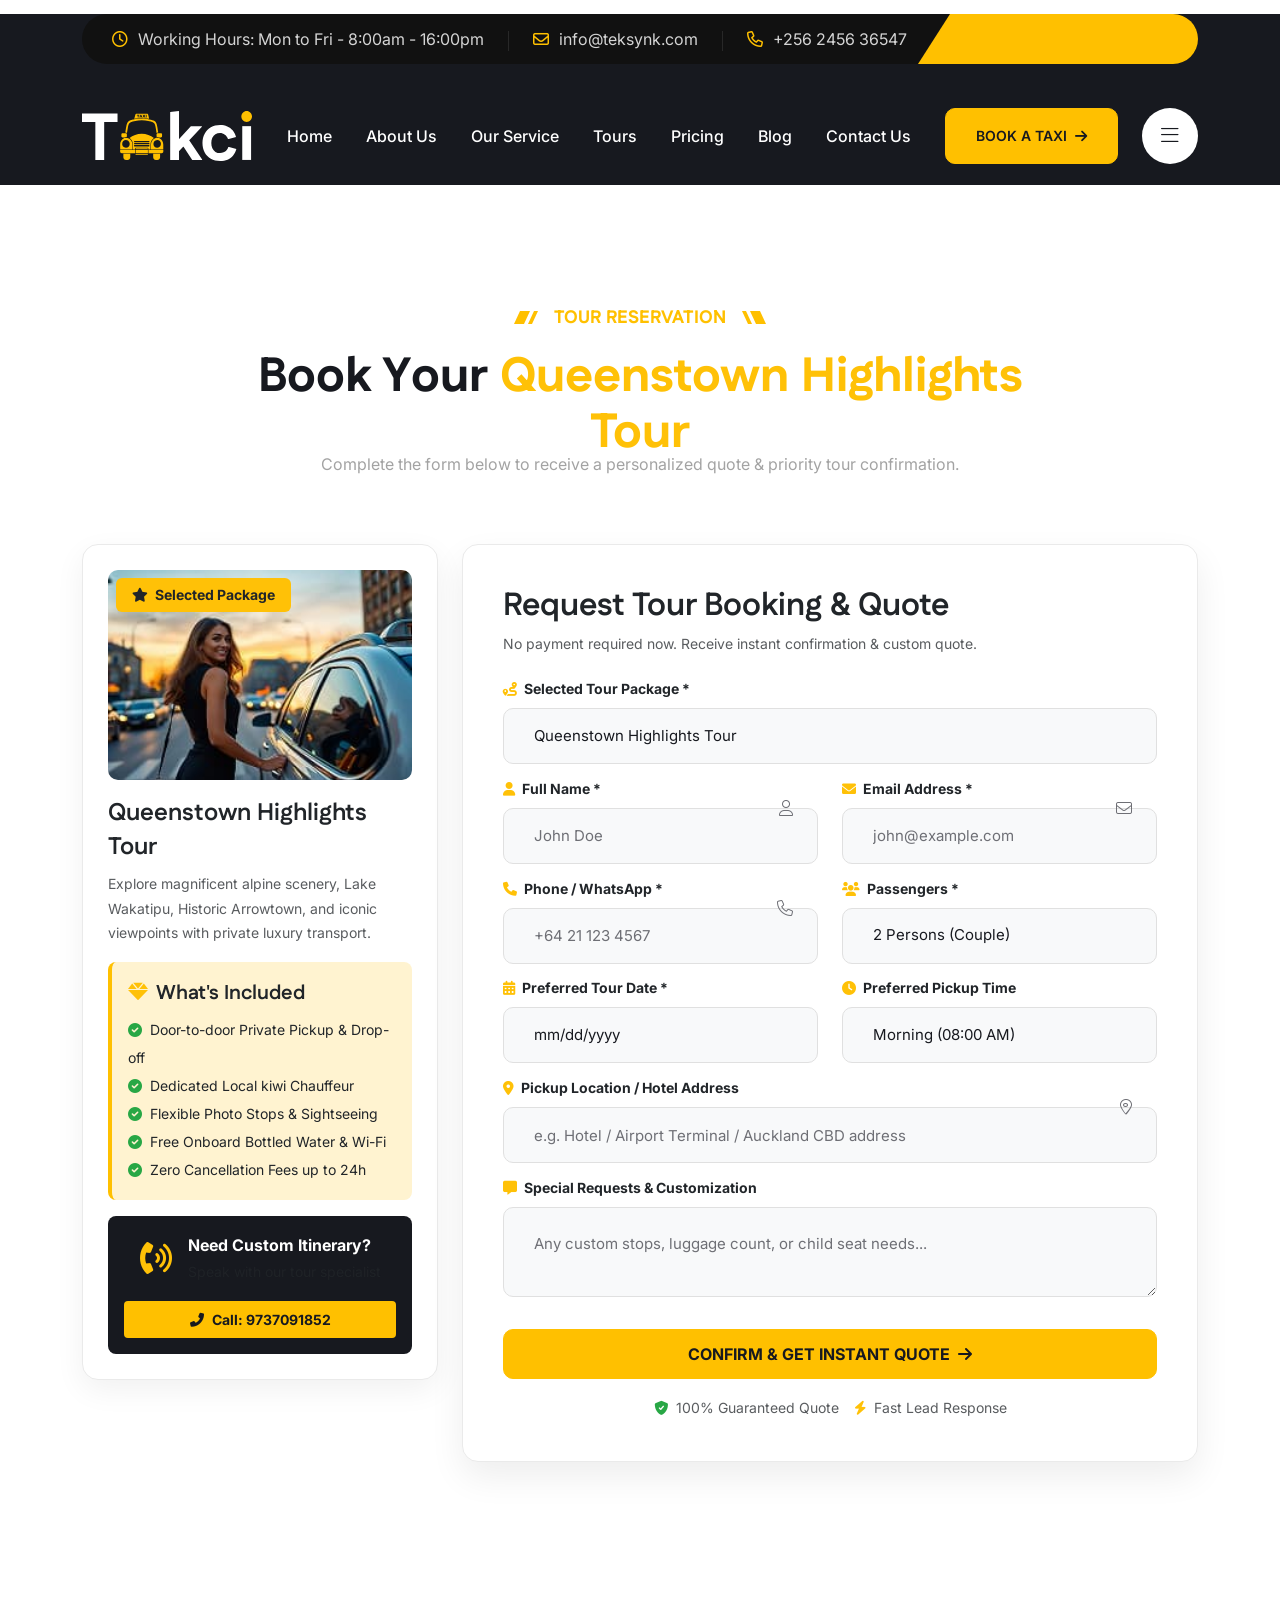
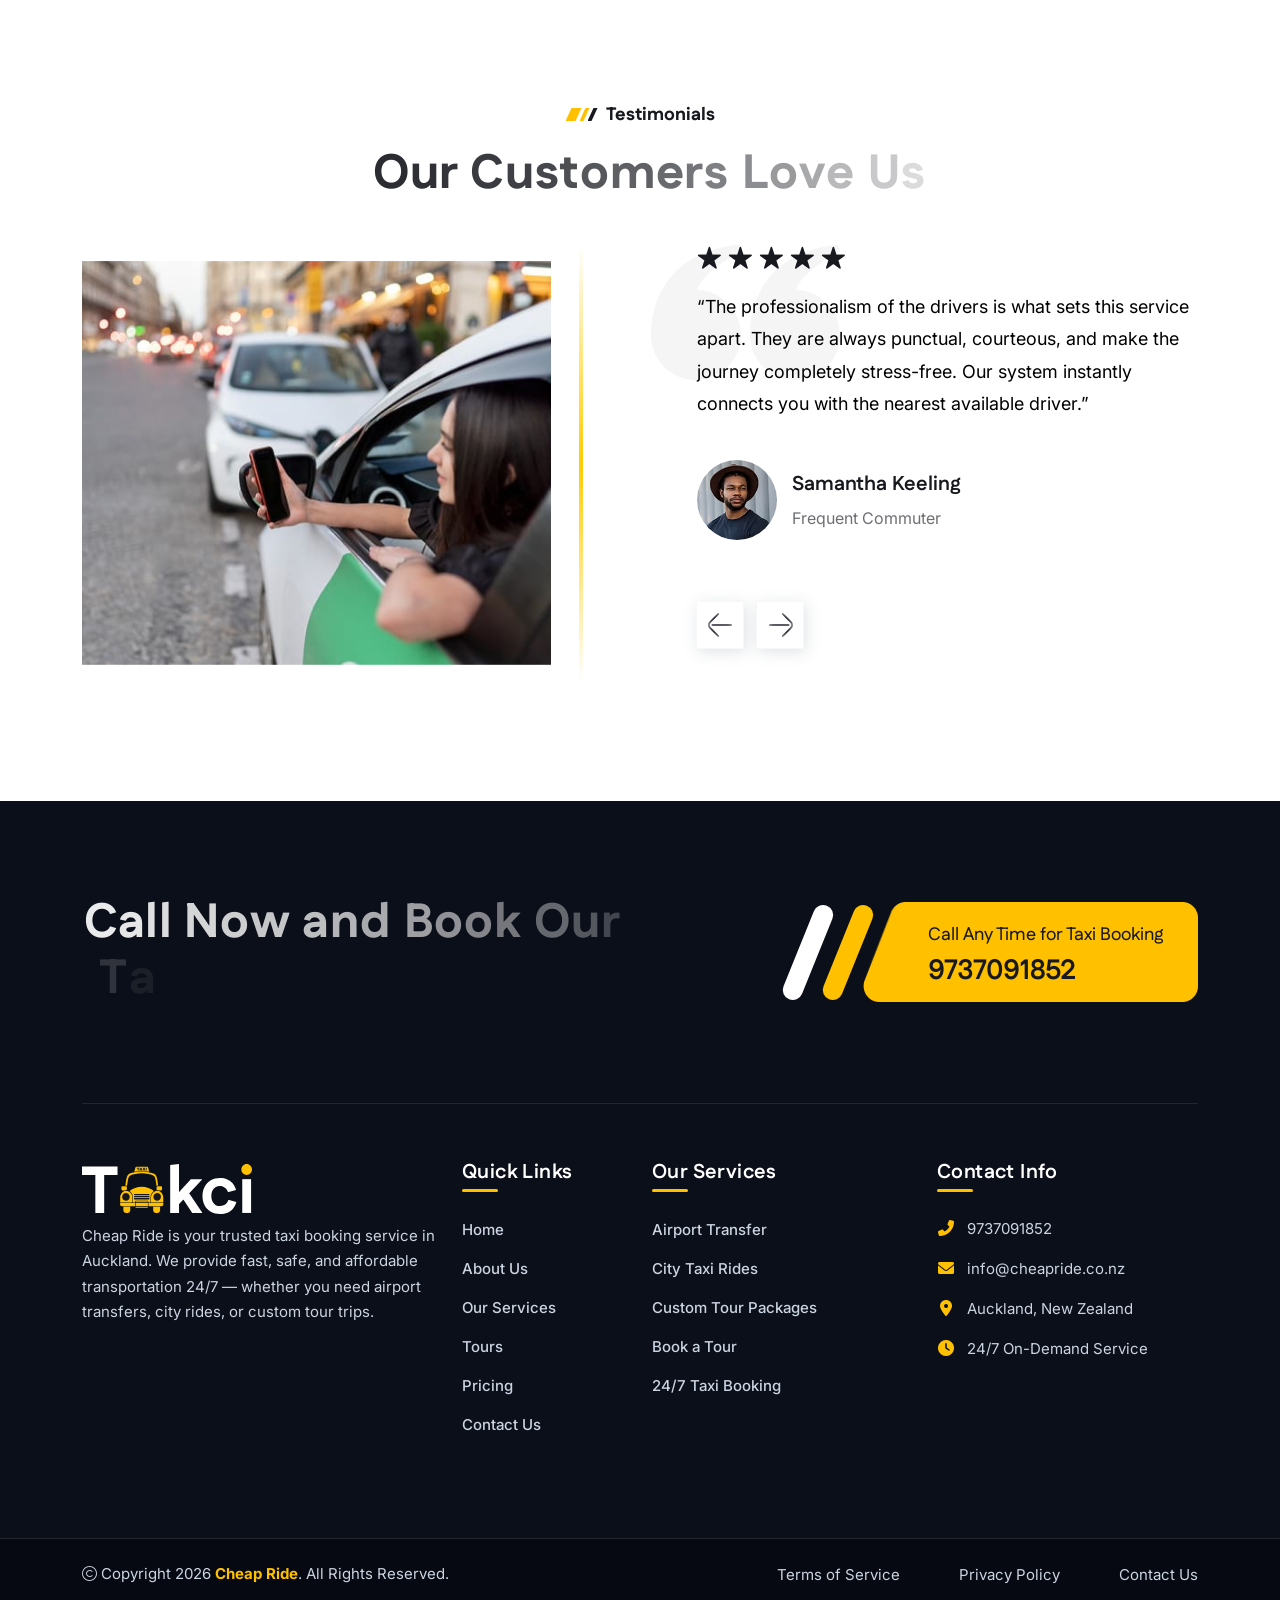
<file: tour-form.html>
<!doctype html>
<html class="no-js" lang="zxx" dir="ltr">

<head>
    <meta charset="utf-8" />
    <meta http-equiv="x-ua-compatible" content="ie=edge" />

    <meta name="author" content="Takci" />
    <meta name="description" content="Cheap Ride - Best and most affordable taxi service in Auckland" />
    <meta name="keywords" content="Cheap Ride - Best and most affordable taxi service in Auckland" />
    <meta name="robots" content="INDEX,FOLLOW" />
    <meta name="viewport" content="width=device-width,initial-scale=1,shrink-to-fit=no" />
    <link rel="apple-touch-icon" sizes="57x57" href="assets/img/favicons/apple-icon-57x57.png" />
    <link rel="apple-touch-icon" sizes="60x60" href="assets/img/favicons/apple-icon-60x60.png" />
    <link rel="apple-touch-icon" sizes="72x72" href="assets/img/favicons/apple-icon-72x72.png" />
    <link rel="apple-touch-icon" sizes="76x76" href="assets/img/favicons/apple-icon-76x76.png" />
    <link rel="apple-touch-icon" sizes="114x114" href="assets/img/favicons/apple-icon-114x114.png" />
    <link rel="apple-touch-icon" sizes="120x120" href="assets/img/favicons/apple-icon-120x120.png" />
    <link rel="apple-touch-icon" sizes="144x144" href="assets/img/favicons/apple-icon-144x144.png" />
    <link rel="apple-touch-icon" sizes="152x152" href="assets/img/favicons/apple-icon-152x152.png" />
    <link rel="apple-touch-icon" sizes="180x180" href="assets/img/favicons/apple-icon-180x180.png" />
    <link rel="icon" type="image/png" sizes="192x192" href="assets/img/favicons/android-icon-192x192.png" />
    <link rel="icon" type="image/png" sizes="32x32" href="assets/img/favicons/favicon-32x32.png" />
    <link rel="icon" type="image/png" sizes="96x96" href="assets/img/favicons/favicon-96x96.png" />
    <link rel="icon" type="image/png" sizes="16x16" href="assets/img/favicons/favicon-16x16.png" />
    <link rel="manifest" href="assets/img/favicons/manifest.json" />
    <meta name="msapplication-TileColor" content="#ffffff" />
    <meta name="msapplication-TileImage" content="assets/img/favicons/ms-icon-144x144.png" />
    <meta name="theme-color" content="#ffffff" />
    <link rel="preconnect" href="https://fonts.googleapis.com/" />
    <link rel="preconnect" href="https://fonts.gstatic.com/" crossorigin />
    <link
        href="https://fonts.googleapis.com/css2?family=Fustat:wght@200..800&amp;family=Inter:ital,opsz,wght@0,14..32,100..900;1,14..32,100..900&amp;display=swap"
        rel="stylesheet" />
    <link rel="stylesheet" href="assets/css/app.min.css" />
    <link rel="stylesheet" href="assets/css/fontawesome.min.css" />
    <link rel="stylesheet" href="assets/css/style.css" />
    <title>Book Your Private Tour - Cheap Ride Auckland</title>
    <style>
        .tour-summary-card {
            background: #ffffff;
            border-radius: 16px;
            padding: 25px;
            box-shadow: 0 10px 30px rgba(0,0,0,0.06);
            border: 1px solid #eaeaea;
        }
        .booking-lead-form {
            background: #ffffff;
            padding: 40px;
            border-radius: 16px;
            box-shadow: 0 15px 35px rgba(0,0,0,0.07);
            border: 1px solid #eaeaea;
        }
        .form-group.style3 label {
            font-weight: 600;
            margin-bottom: 6px;
            font-size: 14px;
        }
        .form-group.style3 .form-control,
        .form-group.style3 .form-select {
            background-color: #f8f9fa !important;
            border: 1px solid #e0e0e0 !important;
            color: #17191F !important;
            border-radius: 10px !important;
            font-size: 15px;
        }
        .form-group.style3 .form-control:focus,
        .form-group.style3 .form-select:focus {
            border-color: var(--theme-color) !important;
            box-shadow: 0 0 0 3px rgba(255, 192, 0, 0.2) !important;
            background-color: #ffffff !important;
        }
        .inclusions-list li {
            position: relative;
            padding-left: 24px;
            margin-bottom: 8px;
            font-size: 14px;
            color: #444;
        }
        .inclusions-list li i {
            position: absolute;
            left: 0;
            top: 4px;
        }
    </style>
</head>

<body class="">
    <div class="preloader"><button class="th-btn preloaderCls">Cancel Preloader</button>
        <div class="preloader-inner">
            <div class="bounce">
                <img src="assets/img/logo-icon.svg" alt="img" />
            </div>
            <span class="loader">Auckland <span class="loading-text">Auckland</span></span>
        </div>
    </div>
    <div class="sidemenu-wrapper sidemenu-info d-none d-lg-block">
        <div class="sidemenu-content allow-natural-scroll">
            <button class="closeButton sideMenuCls">
                <i class="far fa-times"></i>
            </button>
            <div class="widget">
                <div class="th-widget-about">
                    <div class="about-logo">
                        <a href="index.html"><img src="assets/img/logo.svg" alt="Takci" /></a>
                    </div>
                    <p class="about-text mb-4">
                        Our Taxi Booking Service is designed to make your travel
                        experience fast, safe, and convenient — whether you're heading to
                        work, the airport, or just exploring the city.
                    </p>

                </div>
            </div>
            <div class="widget">
                <h3 class="widget_title">Recent Posts</h3>
                <div class="recent-post-wrap">
                    <div class="recent-post">
                        <div class="media-img">
                            <a href="blog-details.html"><img src="assets/img/blog/recent-post-1-1.jpg"
                                    alt="Blog Image" /></a>
                        </div>
                        <div class="media-body">
                            <div class="recent-post-meta">
                                <a href="blog.html"><i class="far fa-calendar"></i>22 Sep, 2026</a>
                            </div>
                            <h4 class="post-title">
                                <a class="text-inherit" href="blog-details.html">Book your ride through our app,
                                    website,</a>
                            </h4>
                        </div>
                    </div>
                    <div class="recent-post">
                        <div class="media-img">
                            <a href="blog-details.html"><img src="assets/img/blog/recent-post-1-2.jpg"
                                    alt="Blog Image" /></a>
                        </div>
                        <div class="media-body">
                            <div class="recent-post-meta">
                                <a href="blog.html"><i class="far fa-calendar"></i>24 Sep, 2026</a>
                            </div>
                            <h4 class="post-title">
                                <a class="text-inherit" href="blog-details.html">Plan your ride in advance by
                                    scheduling</a>
                            </h4>
                        </div>
                    </div>
                    <div class="recent-post">
                        <div class="media-img">
                            <a href="blog-details.html"><img src="assets/img/blog/recent-post-1-3.jpg"
                                    alt="Blog Image" /></a>
                        </div>
                        <div class="media-body">
                            <div class="recent-post-meta">
                                <a href="blog.html"><i class="far fa-calendar"></i>23 Oct, 2026</a>
                            </div>
                            <h4 class="post-title">
                                <a class="text-inherit" href="blog-details.html">Long-distance rides to nearby towns</a>
                            </h4>
                        </div>
                    </div>
                </div>
            </div>
            <div class="widget th-newsletter-widget">
                <h3 class="widget_title">Subscribe to Newsletter</h3>
                <p class="footer-text mb-4">
                    Get Monthly insights from founders around the globe. No spam -
                    promise.
                </p>
                <form class="newsletter-form">
                    <div class="form-group style-dark">
                        <input class="form-control" type="email" placeholder="Enter your email" required="" />
                    </div>
                    <button type="submit" class="th-btn style2">Subscribe</button>
                </form>
            </div>
        </div>
    </div>
    <div class="th-menu-wrapper">
        <div class="th-menu-area text-center">
            <button class="th-menu-toggle"><i class="far fa-times"></i></button>
            <div class="mobile-logo">
                <a href="index.html"><img src="assets/img/logo2.svg" alt="Cheap Ride" /></a>
            </div>
            <div class="th-mobile-menu allow-natural-scroll">
                <ul>
                    <li><a href="index.html">Home</a></li>
                    <li><a href="about.html">About Us</a></li>
                    <li><a href="service.html">Our Service</a></li>
                                    <li><a href="tours.html">Tours</a></li>
                                    <li><a href="pricing.html">Pricing</a></li>
                    <li><a href="blog.html">Blog</a></li>
                    <li><a href="contact.html">Contact Us</a></li>
                </ul>
            </div>
        </div>
    </div>

    <div class="popup-search-box d-none d-lg-block">
        <button class="searchClose"><i class="far fa-times"></i></button>
        <form action="#">
            <input type="text" placeholder="What are you looking for?" />
            <button type="submit"><i class="fal fa-search"></i></button>
        </form>
    </div>
    <header class="th-header header-layout1 header-layout2">
        <div class="container">
            <div class="header-top">
                <div class="row justify-content-center justify-content-md-between align-items-center gy-2">
                    <div class="col-auto d-md-block d-none">
                        <div class="header-links">
                            <ul class="header-left-wrap">
                                <li>
                                    <i class="far fa-map-marker-alt"></i>156 Main Street, 2nd
                                    Floor. USA
                                </li>
                                <li>
                                    <i class="far fa-clock"></i>Working Hours: Mon to Fri -
                                    8:00am - 16:00pm
                                </li>
                                <li>
                                    <i class="far fa-envelope"></i><a
                                        href="mailto:info@teksynk.com">info@teksynk.com</a>
                                </li>
                                <li>
                                    <i class="far fa-phone"></i><a href="tel:256245636547">+256 2456 36547</a>
                                </li>
                            </ul>
                        </div>
                    </div>

                </div>
            </div>
        </div>
        <div class="sticky-wrapper">
            <div class="container">
                <div class="menu-area">
                    <div class="row align-items-center justify-content-between">
                        <div class="col-auto">
                            <div class="header-logo">
                                <a href="index.html"><img src="assets/img/logo2.svg" alt="Cheap Ride" /></a>
                            </div>
                        </div>
                        <div class="col-auto">
                            <nav class="main-menu d-none d-lg-inline-block">
                                <ul>
                                    <li><a href="index.html">Home</a></li>
                                    <li><a href="about.html">About Us</a></li>
                                    <li><a href="service.html">Our Service</a></li>
                                    <li><a href="tours.html">Tours</a></li>
                                    <li><a href="pricing.html">Pricing</a></li>
                                    <li><a href="blog.html">Blog</a></li>
                                    <li><a href="contact.html">Contact Us</a></li>
                                </ul>
                            </nav>
                            <div class="header-button d-flex d-lg-none">
                                <button type="button" class="th-menu-toggle icon-btn style2">
                                    <i class="far fa-bars"></i>
                                </button>
                            </div>
                        </div>
                        <div class="col-auto d-xl-block d-none">
                            <div class="header-button">
                                <a href="contact.html" class="th-btn style4">BOOK A TAXI <i
                                        class="fas fa-arrow-right ms-2"></i></a>
                                <button type="button" class="icon-btn style2 sideMenuInfo">
                                    <i class="fal fa-bars"></i>
                                </button>
                            </div>
                        </div>
                    </div>
                </div>
            </div>
        </div>
    </header>


    <section class="space" id="service-sec">
        <div class="container">
            <div class="row justify-content-center align-items-center mb-5">
                <div class="col-xxl-8 col-lg-9 col-md-10">
                    <div class="title-area text-center mb-0"><span class="sub-title wow fadeinup"><span
                                class="subtitle-shape1"></span> <span class="subtitle-shape2"></span> <span
                                class="subtitle-shape5 me-2"></span> TOUR RESERVATION <span
                                class="subtitle-shape3 ms-2"></span> <span class="subtitle-shape6"></span> <span
                                class="subtitle-shape7"></span></span>
                        <h2 class="sec-title h3 text-anim2 wow fadeinup">Book Your <span id="header-tour-name" class="text-warning">Tour Package</span></h2>
                        <p class="text-gray2 wow fadeinup">Complete the form below to receive a personalized quote & priority tour confirmation.</p>
                    </div>
                </div>
            </div>
            
            <div class="row gy-4 justify-content-center align-items-start">
                <!-- Left Sidebar: Dynamic Tour Summary & Trust Badges -->
                <div class="col-lg-5 col-xl-4">
                    <div class="tour-summary-card">
                        <div class="position-relative overflow-hidden rounded-3 mb-3">
                            <img id="summary-tour-img" src="assets/img/service/service_card_1_1.jpg" alt="Selected Tour" style="width: 100%; height: 210px; object-fit: cover; border-radius: 10px;">
                            <span class="position-absolute top-0 start-0 bg-warning text-dark px-3 py-1 fw-bold small m-2 rounded-2"><i class="fas fa-star me-1"></i> Selected Package</span>
                        </div>
                        <h3 id="summary-tour-title" class="h5 mb-2 text-dark">Queenstown Highlights Tour</h3>
                        <p id="summary-tour-desc" class="small text-muted mb-3">Experience the best of New Zealand with our private luxury transfers and expert Kiwi drivers.</p>
                        
                        <div class="p-3 mb-3 rounded-3" style="background-color: #FFF3D0; border-left: 4px solid #FFC000;">
                            <h6 class="mb-2 text-dark font-weight-bold"><i class="fas fa-gem text-warning me-2"></i>What's Included</h6>
                            <ul class="list-unstyled mb-0 small text-dark" style="line-height: 2;">
                                <li><i class="fas fa-check-circle text-success me-2"></i>Door-to-door Private Pickup & Drop-off</li>
                                <li><i class="fas fa-check-circle text-success me-2"></i>Dedicated Local kiwi Chauffeur</li>
                                <li><i class="fas fa-check-circle text-success me-2"></i>Flexible Photo Stops & Sightseeing</li>
                                <li><i class="fas fa-check-circle text-success me-2"></i>Free Onboard Bottled Water & Wi-Fi</li>
                                <li><i class="fas fa-check-circle text-success me-2"></i>Zero Cancellation Fees up to 24h</li>
                            </ul>
                        </div>

                        <div class="p-3 rounded-3 text-center" style="background-color: #17191F; color: #ffffff;">
                            <div class="d-flex align-items-center justify-content-center mb-2">
                                <i class="fas fa-phone-volume fa-2x text-warning me-3"></i>
                                <div class="text-start">
                                    <span class="d-block text-white fw-bold">Need Custom Itinerary?</span>
                                    <small class="text-muted">Speak with our tour specialist</small>
                                </div>
                            </div>
                            <a href="tel:9737091852" class="btn btn-warning btn-sm w-100 fw-bold mt-2 py-2" style="background-color: #FFC000; border: none; color: #17191F;">
                                <i class="fas fa-phone-alt me-2"></i>Call: 9737091852
                            </a>
                        </div>
                    </div>
                </div>

                <!-- Right Column: Conversion Lead Form -->
                <div class="col-lg-7 col-xl-8">
                    <div class="booking-lead-form">
                        <div class="form-header mb-4">
                            <h4 class="mb-1 text-dark" style="font-weight: 700;">Request Tour Booking & Quote</h4>
                            <p class="text-muted small">No payment required now. Receive instant confirmation & custom quote.</p>
                        </div>
                        <form id="tour-booking-form" action="#" onsubmit="handleFormSubmit(event)">
                            <div class="row">
                                <!-- Tour Selection Dropdown -->
                                <div class="form-group style3 col-12 mb-3">
                                    <label for="tour_selection" class="text-dark fw-bold"><i class="fas fa-route text-warning me-1"></i> Selected Tour Package *</label>
                                    <select name="tour" id="tour_selection" class="form-select style2">
                                        <option value="Queenstown Highlights Tour">Queenstown Highlights Tour</option>
                                        <option value="Milford Sound Day Tour">Milford Sound Day Tour</option>
                                        <option value="Christchurch Discovery Tour">Christchurch Discovery Tour</option>
                                        <option value="Ski Field Transport">Ski Field Transport</option>
                                        <option value="Custom Private Tour">Custom Private Tour</option>
                                        <option value="Airport Transfer Service">Airport Transfer Service</option>
                                        <option value="Glenorchy">Glenorchy Tour</option>
                                        <option value="Mount Cook">Mount Cook Tour</option>
                                        <option value="Ski Transfers">Ski Transfers</option>
                                        <option value="Lake Tekapo">Lake Tekapo Tour</option>
                                        <option value="Wanaka">Wanaka Tour</option>
                                        <option value="Franz Glacier">Franz Glacier Tour</option>
                                        <option value="Wine Tour">Wine Tour</option>
                                        <option value="Stargazing">Stargazing Tour</option>
                                        <option value="Wedding Transfers">Wedding Transfers</option>
                                    </select>
                                </div>

                                <!-- Contact Information -->
                                <div class="form-group style3 col-md-6 mb-3">
                                    <label for="tour_name" class="text-dark fw-bold"><i class="fas fa-user text-warning me-1"></i> Full Name *</label>
                                    <input type="text" class="form-control" name="name" id="tour_name" placeholder="John Doe" required />
                                    <i class="fal fa-user"></i>
                                </div>
                                <div class="form-group style3 col-md-6 mb-3">
                                    <label for="tour_email" class="text-dark fw-bold"><i class="fas fa-envelope text-warning me-1"></i> Email Address *</label>
                                    <input type="email" class="form-control" name="email" id="tour_email" placeholder="john@example.com" required />
                                    <i class="fal fa-envelope"></i>
                                </div>

                                <!-- Lead Capture: Phone & Passengers -->
                                <div class="form-group style3 col-md-6 mb-3">
                                    <label for="tour_phone" class="text-dark fw-bold"><i class="fas fa-phone text-warning me-1"></i> Phone / WhatsApp *</label>
                                    <input type="tel" class="form-control" name="phone" id="tour_phone" placeholder="+64 21 123 4567" required />
                                    <i class="fal fa-phone"></i>
                                </div>
                                <div class="form-group style3 col-md-6 mb-3">
                                    <label for="tour_passengers" class="text-dark fw-bold"><i class="fas fa-users text-warning me-1"></i> Passengers *</label>
                                    <select name="passengers" id="tour_passengers" class="form-select style2">
                                        <option value="1 Person">1 Solo Traveler</option>
                                        <option value="2 Persons" selected>2 Persons (Couple)</option>
                                        <option value="3 Persons">3 Persons</option>
                                        <option value="4-6 Persons">4 - 6 Persons (Family / Small Group)</option>
                                        <option value="7+ Persons">7+ Persons (Large Private Group)</option>
                                    </select>
                                </div>

                                <!-- Travel Date & Pickup Time -->
                                <div class="form-group style3 col-md-6 mb-3">
                                    <label for="tour_date" class="text-dark fw-bold"><i class="fas fa-calendar-alt text-warning me-1"></i> Preferred Tour Date *</label>
                                    <input type="date" class="form-control" name="date" id="tour_date" required />
                                </div>
                                <div class="form-group style3 col-md-6 mb-3">
                                    <label for="tour_time" class="text-dark fw-bold"><i class="fas fa-clock text-warning me-1"></i> Preferred Pickup Time</label>
                                    <select name="time" id="tour_time" class="form-select style2">
                                        <option value="08:00 AM">Morning (08:00 AM)</option>
                                        <option value="10:00 AM">Mid-Morning (10:00 AM)</option>
                                        <option value="01:00 PM">Afternoon (01:00 PM)</option>
                                        <option value="Flexible">Flexible Schedule</option>
                                    </select>
                                </div>

                                <!-- Pickup Location -->
                                <div class="form-group style3 col-12 mb-3">
                                    <label for="tour_pickup" class="text-dark fw-bold"><i class="fas fa-map-marker-alt text-warning me-1"></i> Pickup Location / Hotel Address</label>
                                    <input type="text" class="form-control" name="pickup" id="tour_pickup" placeholder="e.g. Hotel / Airport Terminal / Auckland CBD address" />
                                    <i class="fal fa-map-marker-alt"></i>
                                </div>

                                <!-- Special Notes -->
                                <div class="form-group style3 col-12 mb-3">
                                    <label for="tour_notes" class="text-dark fw-bold"><i class="fas fa-comment-alt text-warning me-1"></i> Special Requests & Customization</label>
                                    <textarea class="form-control" name="notes" id="tour_notes" style="min-height: 90px;" placeholder="Any custom stops, luggage count, or child seat needs..."></textarea>
                                </div>

                                <!-- Form Submission -->
                                <div class="form-btn col-12 mt-3 text-center">
                                    <button type="submit" class="th-btn style4 w-100 py-3 text-uppercase fw-bold" style="border-radius: 10px; font-size: 16px;">
                                        CONFIRM & GET INSTANT QUOTE <i class="fas fa-arrow-right ms-2"></i>
                                    </button>
                                    <div class="d-flex align-items-center justify-content-center gap-3 mt-3 text-muted small">
                                        <span><i class="fas fa-shield-check text-success me-1"></i> 100% Guaranteed Quote</span>
                                        <span><i class="fas fa-bolt text-warning me-1"></i> Fast Lead Response</span>
                                    </div>
                                </div>
                            </div>
                        </form>

                        <!-- Success Alert Message -->
                        <div id="booking-success-message" class="alert alert-success mt-4 d-none" role="alert" style="border-radius: 10px; background-color: #d4edda; border-color: #c3e6cb; color: #155724;">
                            <h5 class="alert-heading mb-1"><i class="fas fa-check-circle me-2"></i> Inquiry Received!</h5>
                            <p class="mb-0 small" id="success-text">Thank you! Your tour request has been submitted successfully. Our team will contact you shortly with full confirmation.</p>
                        </div>
                    </div>
                </div>
            </div>
        </div>
    </section>

    <section class="testi-area-1 space overflow-hidden" id="testi-sec">
        <div class="container">
            <div class="row justify-content-center align-items-center">
                <div class="col-xxl-8 col-lg-9 col-md-10">
                    <div class="title-area text-center"><span class="sub-title wow fadeinup text-title"><span
                                class="subtitle-shape1"></span> <span class="subtitle-shape2"></span> <span
                                class="subtitle-shape4 me-2"></span> Testimonials</span>
                        <h2 class="sec-title h3 text-anim2 wow fadeinup">Our Customers Love Us</h2>
                    </div>
                </div>
            </div>
            <div class="row gy-40 justify-content-end">
                <div class="col-xl-6">
                    <div class="testi-thumb3-wrap">
                        <div class="imh-2-wrap wow fadeinup"><img src="assets/img/testimonial/testi-3-thumb.jpg"
                                alt="img"></div>
                        <div class="testi3-liner"></div>
                    </div>
                </div>
                <div class="col-xl-6">
                    <div class="swiper th-slider has-shadow testiSlider3" id="testiSlide3"
                        data-slider-options='{"autoplay":true,"autoHeight": "true","breakpoints":{"0":{"slidesPerView":1},"768":{"slidesPerView":"1"},"992":{"slidesPerView":"1"},"1200":{"slidesPerView":"1"},"1600":{"slidesPerView":"1"}}}'>
                        <div class="swiper-wrapper">
                            <div class="swiper-slide">
                                <div class="testi-card style2">
                                    <div class="quote-icon"><img src="assets/img/icon/quote-icon-2.svg" alt=""></div>
                                    <div class="testi-box_review"><i class="fa-solid fa-star-sharp"></i> <i
                                            class="fa-solid fa-star-sharp"></i> <i class="fa-solid fa-star-sharp"></i>
                                        <i class="fa-solid fa-star-sharp"></i> <i class="fa-solid fa-star-sharp"></i>
                                    </div>
                                    <p class="box-text">“The professionalism of the drivers is what sets this service
                                        apart. They are always punctual, courteous, and make the journey completely
                                        stress-free. Our system instantly connects you with the nearest available
                                        driver.”</p>
                                    <div class="testi-card-profile">
                                        <div class="testi-card-avater"><img src="assets/img/testimonial/testi1-1.jpg"
                                                alt="img"></div>
                                        <div class="testi-card-profile-detaile">
                                            <h3 class="box-title">Samantha Keeling</h3>
                                            <p class="box-desig">Frequent Commuter</p>
                                        </div>
                                    </div>
                                </div>
                            </div>
                            <div class="swiper-slide">
                                <div class="testi-card style2">
                                    <div class="quote-icon"><img src="assets/img/icon/quote-icon-2.svg" alt=""></div>
                                    <div class="testi-box_review"><i class="fa-solid fa-star-sharp"></i> <i
                                            class="fa-solid fa-star-sharp"></i> <i class="fa-solid fa-star-sharp"></i>
                                        <i class="fa-solid fa-star-sharp"></i> <i class="fa-solid fa-star-sharp"></i>
                                    </div>
                                    <p class="box-text">“The professionalism of the drivers is what sets this service
                                        apart. They are always punctual, courteous, and make the journey completely
                                        stress-free. Our system instantly connects you with the nearest available
                                        driver.”</p>
                                    <div class="testi-card-profile">
                                        <div class="testi-card-avater"><img src="assets/img/testimonial/testi3-1.jpg"
                                                alt="img"></div>
                                        <div class="testi-card-profile-detaile">
                                            <h3 class="box-title">Harry Callum</h3>
                                            <p class="box-desig">Satisfied Customer</p>
                                        </div>
                                    </div>
                                </div>
                            </div>
                        </div>
                        <div class="testi1-slider-pagi-wrap d-block style2"><button data-slider-prev="#testiSlide3"
                                class="slider-arrow default style-border5"><img class="icon"
                                    data-mask-src="assets/img/icon/arrow-left.svg" src="assets/img/icon/arrow-left.svg"
                                    alt="icon"></button> <button data-slider-next="#testiSlide3"
                                class="slider-arrow default style-border5 ms-2 slider-next"><img class="icon"
                                    data-mask-src="assets/img/icon/arrow-right.svg"
                                    src="assets/img/icon/arrow-right.svg" alt="icon"></button></div>
                    </div>
                </div>
            </div>
        </div>
    </section>
        <footer class="footer-wrapper footer-default">
        <div class="shape-mockup footer-bg-shape1 jump" data-bottom="12%" data-left="4%">
            <img src="assets/img/shape/shape1.png" alt="img" />
        </div>
        <div class="shape-mockup footer-bg-shape2 jump-reverse" data-top="8%" data-right="4%">
            <img src="assets/img/shape/shape2.png" alt="img" />
        </div>
        <div class="container">
            <div class="footer-cta-wrap rounded-0" id="contact-sec">
                <div class="row gy-40 justify-content-xl-between justify-content-center align-items-center">
                    <div class="col-xl-6">
                        <div class="title-area mb-0">
                            <h2 class="sec-title h3 text-anim2 wow fadeinleft">
                                Call Now and Book Our Taxi for Your Next Ride
                            </h2>
                        </div>
                    </div>
                    <div class="col-xl-6 text-xl-end text-center">
                        <div class="cta-btn-wrap wow fadeinright">
                            <div class="cta-btn-bg-shape" data-mask-src="assets/img/shape/footer-cta-btn-mask1-1.png">
                            </div>
                            <span class="cta-btn-title">Call Any Time for Taxi Booking</span>
                            <a class="cta-btn-link" href="tel:9737091852">9737091852</a>
                        </div>
                    </div>
                </div>
            </div>
        </div>
        <div class="widget-area">
            <div class="container">
                <div class="row justify-content-between gy-4">
                    <div class="col-lg-4 col-md-6 wow fadeinup" data-wow-delay="0.2s">
                        <div class="widget footer-widget">
                            <div class="th-widget-about">
                                <div class="about-logo mb-3">
                                    <a href="index.html"><img src="assets/img/logo2.svg" alt="Cheap Ride" /></a>
                                </div>
                                <p class="about-text">
                                    Cheap Ride is your trusted taxi booking service in Auckland. We provide fast, safe, and affordable transportation 24/7 — whether you need airport transfers, city rides, or custom tour trips.
                                </p>
                            </div>
                        </div>
                    </div>

                    <div class="col-lg-2 col-md-6 col-6 wow fadeinup" data-wow-delay="0.3s">
                        <div class="widget footer-widget">
                            <h3 class="widget_title">Quick Links</h3>
                            <ul class="footer-widget-links">
                                <li><a href="index.html">Home</a></li>
                                <li><a href="about.html">About Us</a></li>
                                <li><a href="service.html">Our Services</a></li>
                                <li><a href="tours.html">Tours</a></li>
                                <li><a href="pricing.html">Pricing</a></li>
                                <li><a href="contact.html">Contact Us</a></li>
                            </ul>
                        </div>
                    </div>

                    <div class="col-lg-3 col-md-6 col-6 wow fadeinup" data-wow-delay="0.4s">
                        <div class="widget footer-widget">
                            <h3 class="widget_title">Our Services</h3>
                            <ul class="footer-widget-links">
                                <li><a href="service-details.html">Airport Transfer</a></li>
                                <li><a href="service-details.html">City Taxi Rides</a></li>
                                <li><a href="tours.html">Custom Tour Packages</a></li>
                                <li><a href="tour-form.html">Book a Tour</a></li>
                                <li><a href="contact.html">24/7 Taxi Booking</a></li>
                            </ul>
                        </div>
                    </div>

                    <div class="col-lg-3 col-md-6 wow fadeinup" data-wow-delay="0.5s">
                        <div class="widget footer-widget">
                            <h3 class="widget_title">Contact Info</h3>
                            <ul class="footer-contact-info">
                                <li>
                                    <i class="fas fa-phone-alt"></i>
                                    <span><a href="tel:9737091852">9737091852</a></span>
                                </li>
                                <li>
                                    <i class="fas fa-envelope"></i>
                                    <span><a href="mailto:info@cheapride.co.nz">info@cheapride.co.nz</a></span>
                                </li>
                                <li>
                                    <i class="fas fa-map-marker-alt"></i>
                                    <span>Auckland, New Zealand</span>
                                </li>
                                <li>
                                    <i class="fas fa-clock"></i>
                                    <span>24/7 On-Demand Service</span>
                                </li>
                            </ul>
                        </div>
                    </div>
                </div>
            </div>
        </div>
        <div class="copyright-wrap">
            <div class="container">
                <div class="row justify-content-between gy-3 align-items-center">
                    <div class="col-lg-6 text-center text-lg-start">
                        <p class="copyright-text">
                            <i class="fal fa-copyright"></i> Copyright 2026
                            <a href="index.html">Cheap Ride</a>. All Rights Reserved.
                        </p>
                    </div>
                    <div class="col-lg-6 text-center text-lg-end">
                        <div class="footer-links">
                            <ul>
                                <li><a href="service.html">Terms of Service</a></li>
                                <li><a href="contact.html">Privacy Policy</a></li>
                                <li><a href="contact.html">Contact Us</a></li>
                            </ul>
                        </div>
                    </div>
                </div>
            </div>
        </div>
    </footer>
    <div class="scroll-top"><svg class="progress-circle svg-content" width="100%" height="100%" viewBox="-1 -1 102 102">
            <path d="M50,1 a49,49 0 0,1 0,98 a49,49 0 0,1 0,-98" style="
            transition: stroke-dashoffset 10ms linear 0s;
            stroke-dasharray: 307.919, 307.919;
            stroke-dashoffset: 307.919;
          "></path>
        </svg>
    </div>
    <script src="assets/js/vendor/jquery-3.7.1.min.js"></script>
    <script src="assets/js/app.min.js"></script>
    <script src="assets/js/main.js"></script>
    <script>
        document.addEventListener('DOMContentLoaded', function () {
            const tourData = {
                'queenstown highlights tour': {
                    title: 'Queenstown Highlights Tour',
                    img: 'assets/img/service/service_card_1_1.jpg',
                    desc: 'Explore magnificent alpine scenery, Lake Wakatipu, Historic Arrowtown, and iconic viewpoints with private luxury transport.'
                },
                'milford sound day tour': {
                    title: 'Milford Sound Day Tour',
                    img: 'assets/img/service/service_card_1_2.jpg',
                    desc: 'Journey through dramatic fjords, roaring waterfalls, mirror lakes, and world-famous rainforest landscapes.'
                },
                'christchurch discovery tour': {
                    title: 'Christchurch Discovery Tour',
                    img: 'assets/img/service/service_card_1_3.jpg',
                    desc: 'Discover the Garden City, heritage landmarks, Botanic Gardens, and vibrant modern inner city hubs.'
                },
                'ski field transport': {
                    title: 'Ski Field Transport',
                    img: 'assets/img/service/service_card_1_4.jpg',
                    desc: 'Hassle-free direct transport to top mountain ski slopes with full gear storage and heated comfort.'
                },
                'custom private tour': {
                    title: 'Custom Private Tour',
                    img: 'assets/img/service/service_card_1_1.jpg',
                    desc: 'Tailor-made private itinerary built completely around your personal travel preferences, pace, and stops.'
                },
                'airport transfer service': {
                    title: 'Airport Transfer Service',
                    img: 'assets/img/service/service_card_1_2.jpg',
                    desc: 'Reliable, premium door-to-door airport pickup and drop-off with live flight monitoring and zero delay.'
                },
                'glenorchy': {
                    title: 'Glenorchy Tour',
                    img: 'assets/img/service/service_card_1_3.jpg',
                    desc: 'Scenic drive along Lake Wakatipu to Lord of the Rings landscapes, ancient beech forests, and alpine peaks.'
                },
                'mount cook': {
                    title: 'Mount Cook Tour',
                    img: 'assets/img/service/service_card_1_4.jpg',
                    desc: 'Witness New Zealand highest peak, turquoise glacial lakes, Hooker Valley, and breathtaking alpine trails.'
                },
                'ski transfers': {
                    title: 'Ski Transfers',
                    img: 'assets/img/service/service_card_1_1.jpg',
                    desc: 'Safe, reliable mountain snow transfers for skiers and snowboarders of all group sizes.'
                },
                'lake tekapo': {
                    title: 'Lake Tekapo Tour',
                    img: 'assets/img/service/service_card_1_2.jpg',
                    desc: 'Vibrant turquoise glacial waters, the iconic Church of the Good Shepherd, and world-class dark sky views.'
                },
                'wanaka': {
                    title: 'Wanaka Tour',
                    img: 'assets/img/service/service_card_1_3.jpg',
                    desc: 'Picturesque lakefront views, That Wanaka Tree, boutique vineyards, and breathtaking mountain passes.'
                },
                'franz glacier': {
                    title: 'Franz Glacier Tour',
                    img: 'assets/img/service/service_card_1_4.jpg',
                    desc: 'Experience ancient glacier ice formations, temperate rainforest trails, and rugged West Coast nature.'
                },
                'wine tour': {
                    title: 'Wine Tour',
                    img: 'assets/img/service/service_card_1_1.jpg',
                    desc: 'Indulge in award-winning regional wineries, cellar door tastings, and gourmet vineyard lunch experiences.'
                },
                'stargazing': {
                    title: 'Stargazing Tour',
                    img: 'assets/img/service/service_card_1_2.jpg',
                    desc: 'Explore dark sky reserves with crystal clear celestial views, constellations, and guided night tours.'
                },
                'wedding transfers': {
                    title: 'Wedding Transfers',
                    img: 'assets/img/service/service_card_1_3.jpg',
                    desc: 'Premium chauffeur-driven luxury vehicles for bridal parties, guests, and wedding celebrations.'
                }
            };

            const urlParams = new URLSearchParams(window.location.search);
            const tourParam = urlParams.get('tour');
            const dateParam = urlParams.get('date');
            const passengersParam = urlParams.get('passengers');

            const tourSelect = document.getElementById('tour_selection');
            const tourDate = document.getElementById('tour_date');
            const tourPassengers = document.getElementById('tour_passengers');

            if (dateParam && tourDate) tourDate.value = dateParam;
            if (passengersParam && tourPassengers) tourPassengers.value = passengersParam;

            function updateSummaryCard(selectedVal) {
                if (!selectedVal) return;
                const normalized = selectedVal.toLowerCase().trim();
                let matched = null;

                for (let key in tourData) {
                    if (normalized.includes(key) || key.includes(normalized)) {
                        matched = tourData[key];
                        break;
                    }
                }

                if (matched) {
                    const titleElem = document.getElementById('summary-tour-title');
                    const imgElem = document.getElementById('summary-tour-img');
                    const descElem = document.getElementById('summary-tour-desc');
                    const headerElem = document.getElementById('header-tour-name');

                    if (titleElem) titleElem.textContent = matched.title;
                    if (imgElem) imgElem.src = matched.img;
                    if (descElem) descElem.textContent = matched.desc;
                    if (headerElem) headerElem.textContent = matched.title;
                }
            }

            if (tourParam && tourSelect) {
                const lowerParam = tourParam.toLowerCase().trim();
                for (let i = 0; i < tourSelect.options.length; i++) {
                    const optVal = tourSelect.options[i].value.toLowerCase();
                    if (optVal.includes(lowerParam) || lowerParam.includes(optVal)) {
                        tourSelect.selectedIndex = i;
                        break;
                    }
                }
                updateSummaryCard(tourSelect.value || tourParam);
            } else if (tourSelect) {
                updateSummaryCard(tourSelect.value);
            }

            if (tourSelect) {
                tourSelect.addEventListener('change', function () {
                    updateSummaryCard(this.value);
                });
            }
        });

        function handleFormSubmit(e) {
            e.preventDefault();
            const name = document.getElementById('tour_name').value;
            const tour = document.getElementById('tour_selection').value;
            const phone = document.getElementById('tour_phone').value;
            const successBox = document.getElementById('booking-success-message');
            const successText = document.getElementById('success-text');

            if (successBox && successText) {
                successText.textContent = `Thank you ${name}! Your request for "${tour}" has been received. Our team will contact you at ${phone} within 15 minutes with complete tour details and quote.`;
                successBox.classList.remove('d-none');
                successBox.scrollIntoView({ behavior: 'smooth' });
            }
        }
    </script>
</body>

</html>
</file>
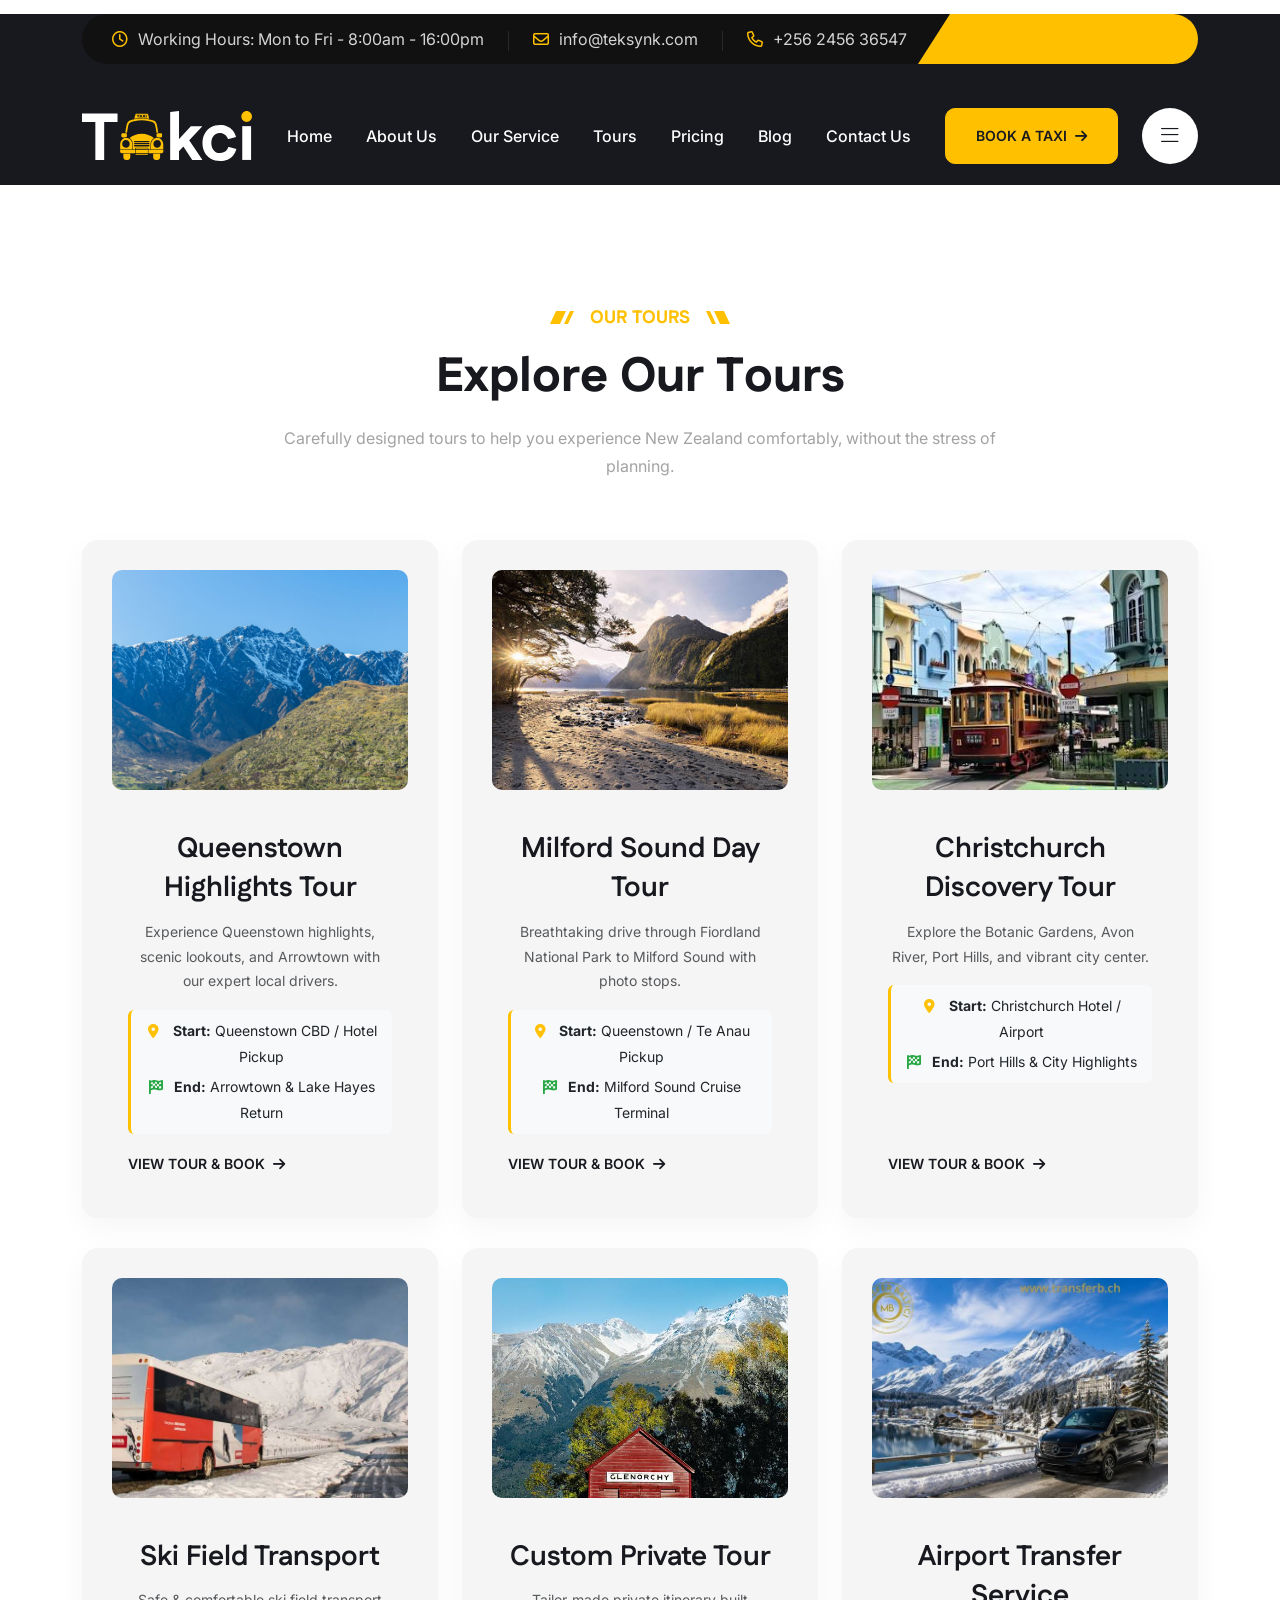
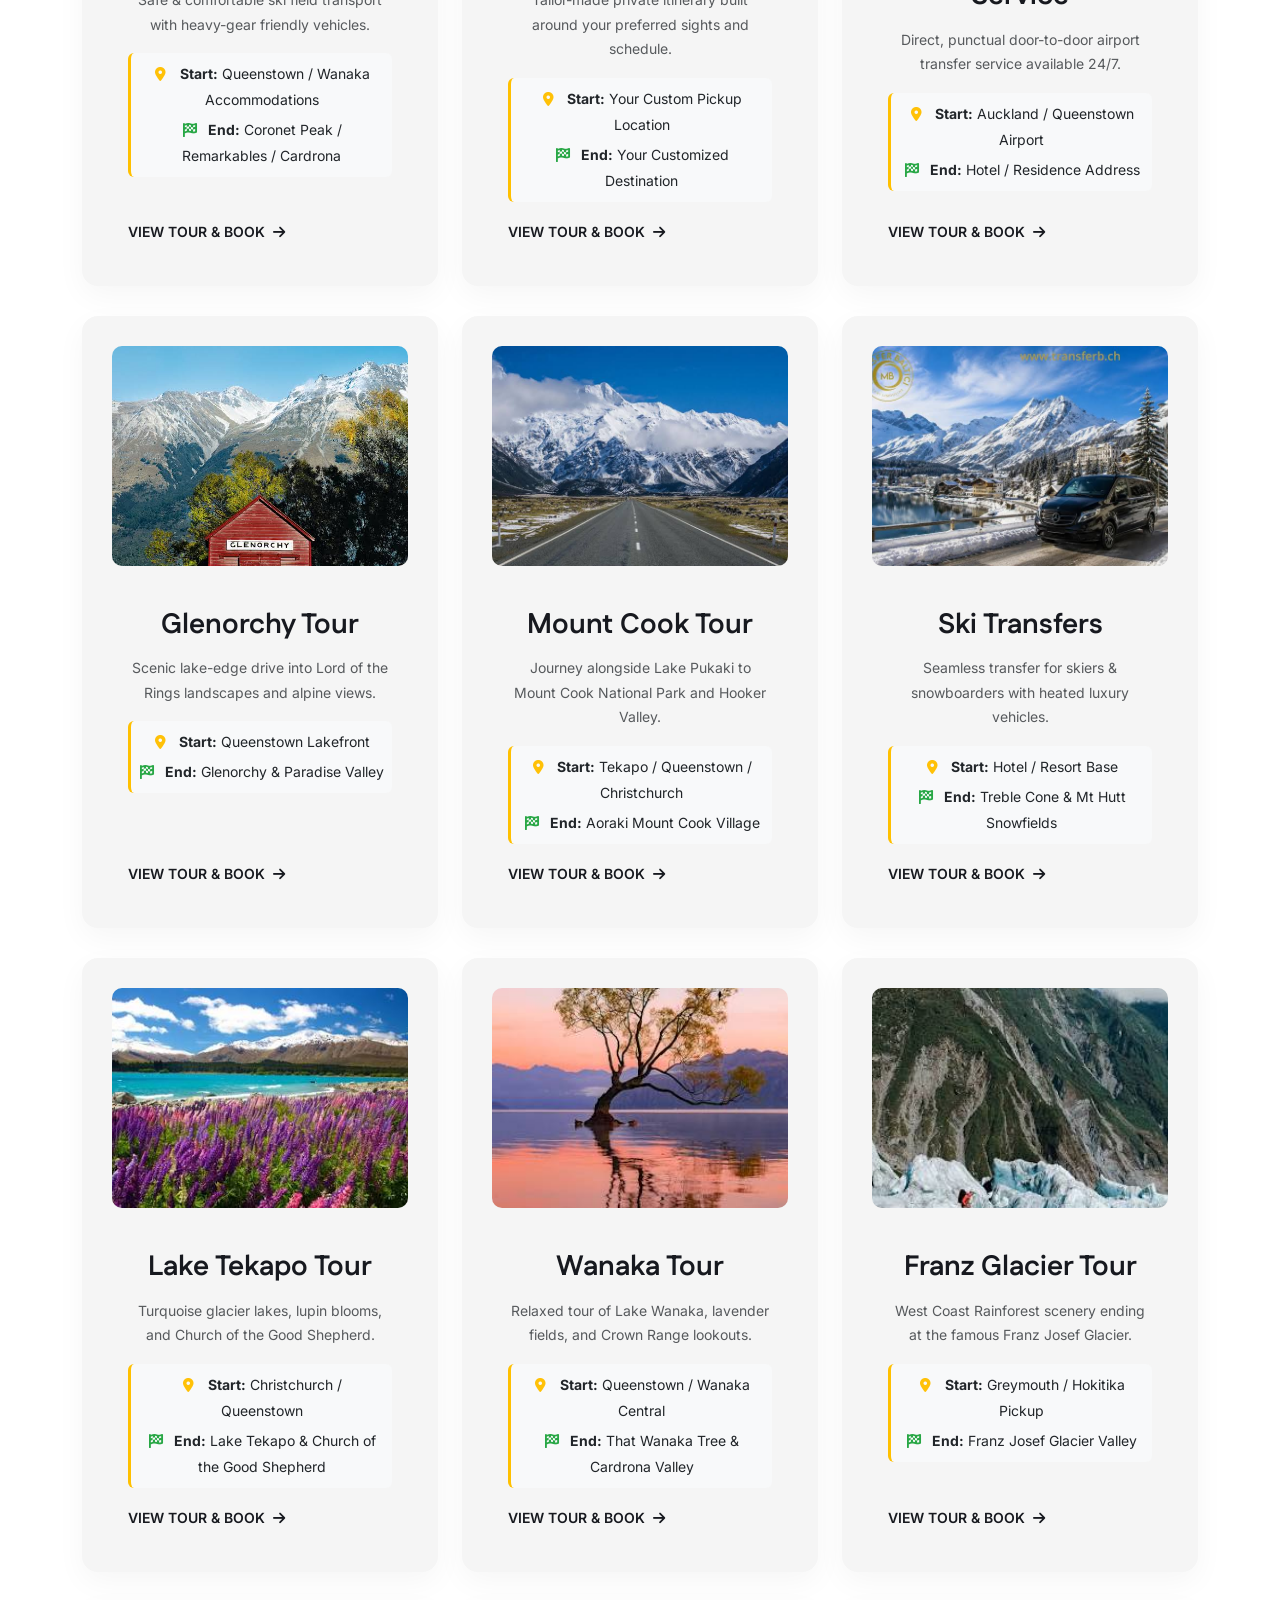
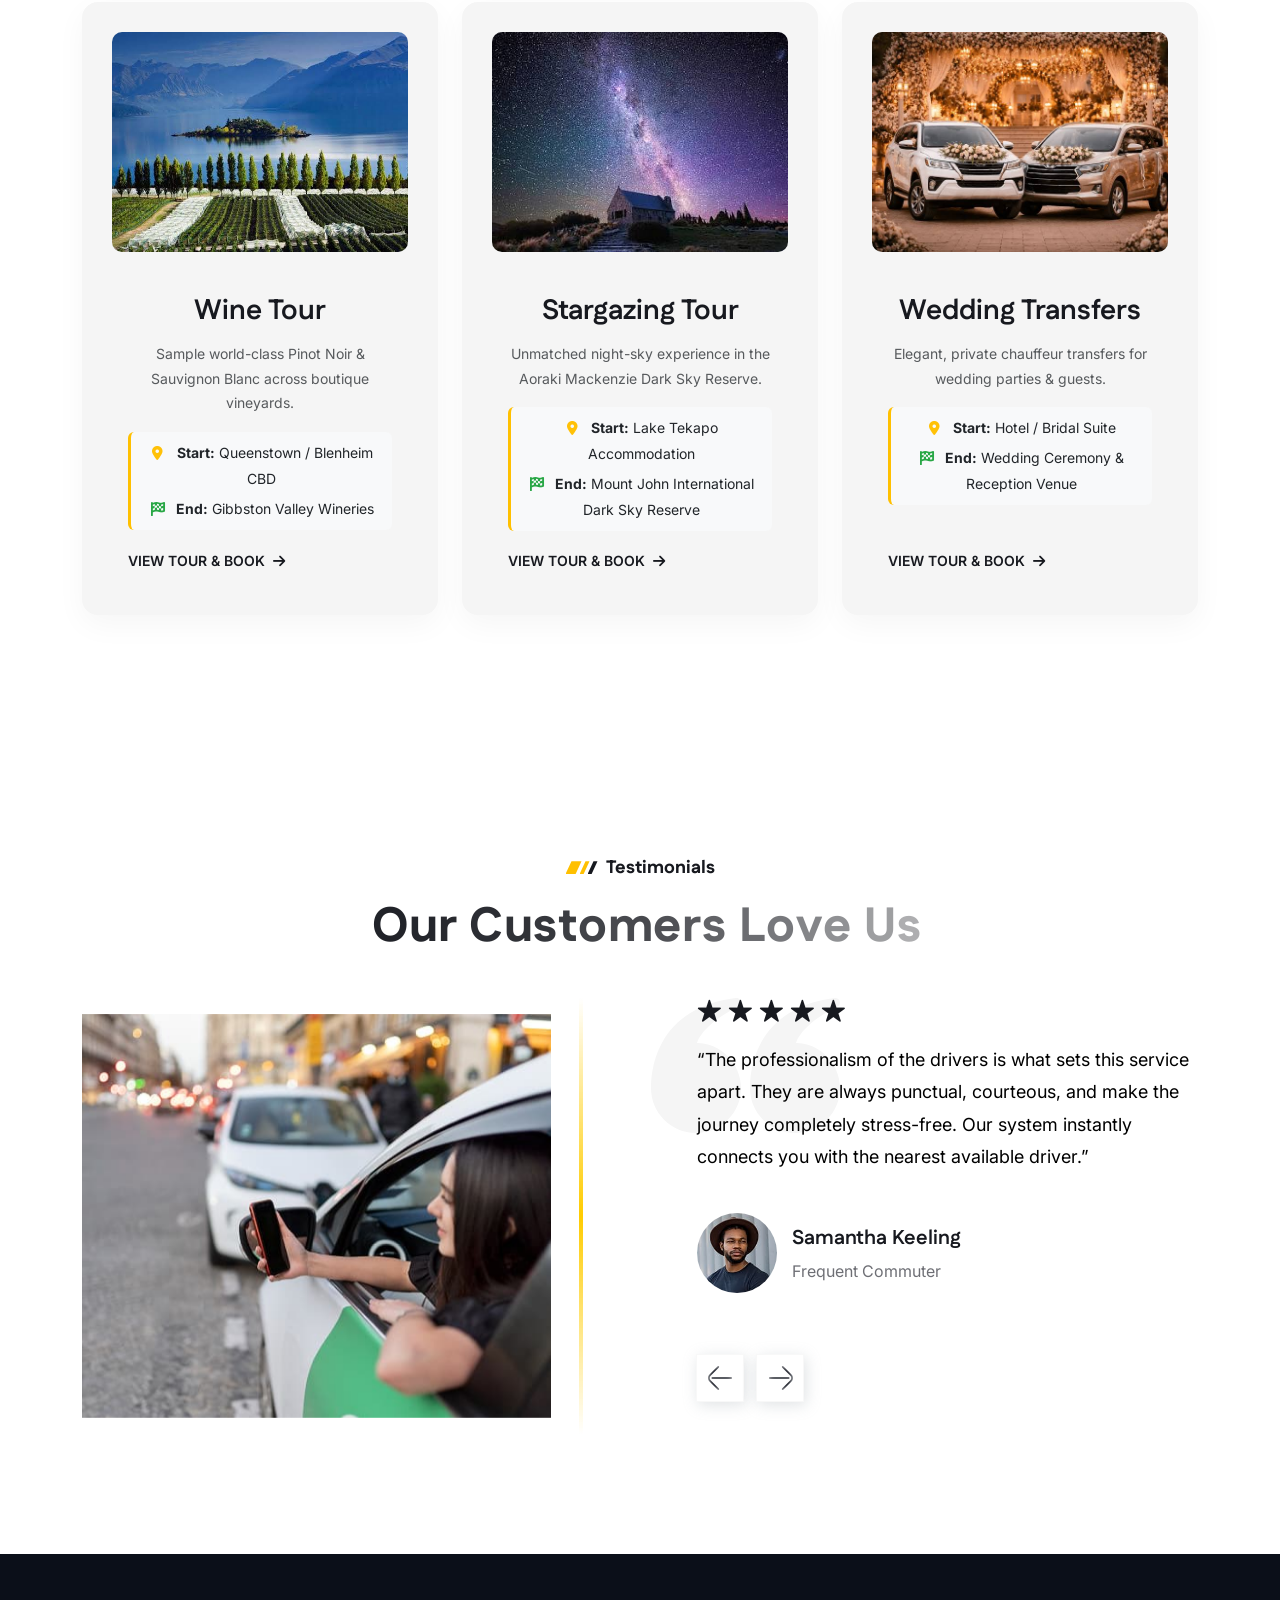
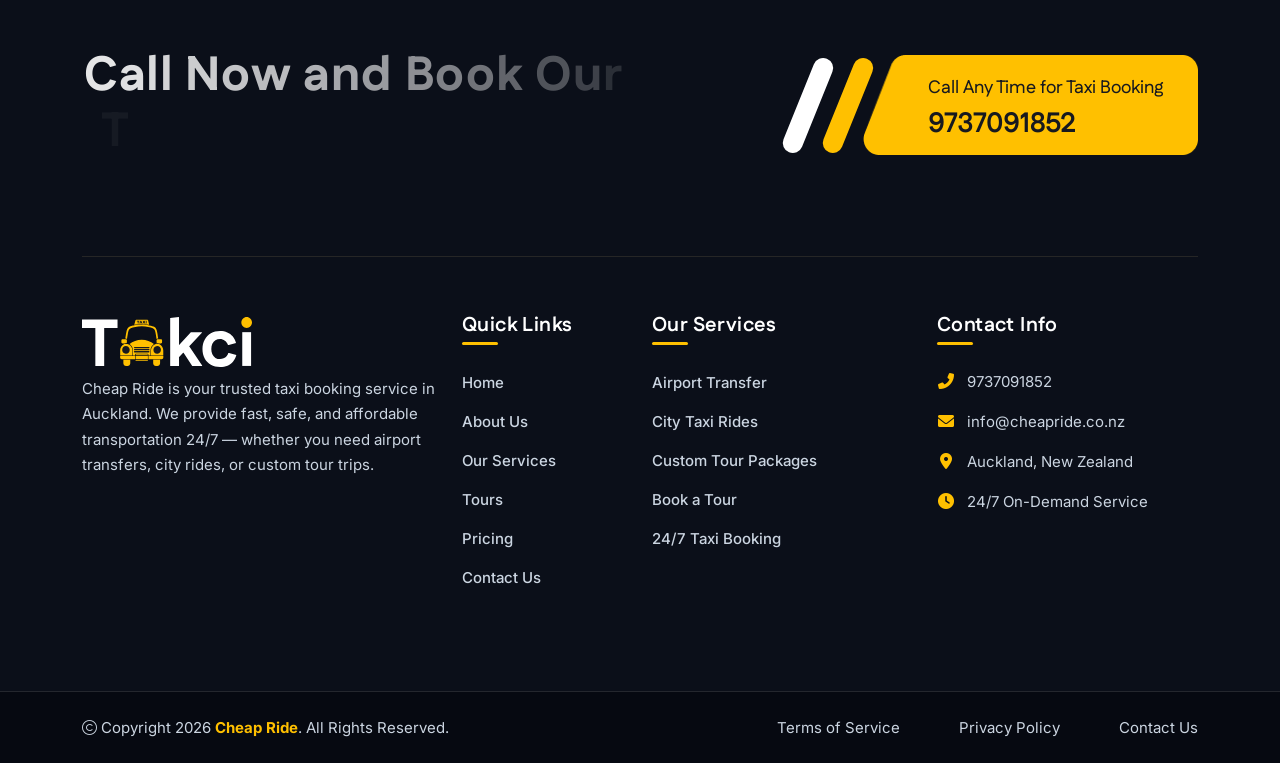
<file: tours.html>
<!doctype html>
<html class="no-js" lang="zxx" dir="ltr">

<head>
    <meta charset="utf-8" />
    <meta http-equiv="x-ua-compatible" content="ie=edge" />

    <meta name="author" content="Takci" />
    <meta name="description" content="Cheap Ride - Best and most affordable taxi service in Auckland" />
    <meta name="keywords" content="Cheap Ride - Best and most affordable taxi service in Auckland" />
    <meta name="robots" content="INDEX,FOLLOW" />
    <meta name="viewport" content="width=device-width,initial-scale=1,shrink-to-fit=no" />
    <link rel="apple-touch-icon" sizes="57x57" href="assets/img/favicons/apple-icon-57x57.png" />
    <link rel="apple-touch-icon" sizes="60x60" href="assets/img/favicons/apple-icon-60x60.png" />
    <link rel="apple-touch-icon" sizes="72x72" href="assets/img/favicons/apple-icon-72x72.png" />
    <link rel="apple-touch-icon" sizes="76x76" href="assets/img/favicons/apple-icon-76x76.png" />
    <link rel="apple-touch-icon" sizes="114x114" href="assets/img/favicons/apple-icon-114x114.png" />
    <link rel="apple-touch-icon" sizes="120x120" href="assets/img/favicons/apple-icon-120x120.png" />
    <link rel="apple-touch-icon" sizes="144x144" href="assets/img/favicons/apple-icon-144x144.png" />
    <link rel="apple-touch-icon" sizes="152x152" href="assets/img/favicons/apple-icon-152x152.png" />
    <link rel="apple-touch-icon" sizes="180x180" href="assets/img/favicons/apple-icon-180x180.png" />
    <link rel="icon" type="image/png" sizes="192x192" href="assets/img/favicons/android-icon-192x192.png" />
    <link rel="icon" type="image/png" sizes="32x32" href="assets/img/favicons/favicon-32x32.png" />
    <link rel="icon" type="image/png" sizes="96x96" href="assets/img/favicons/favicon-96x96.png" />
    <link rel="icon" type="image/png" sizes="16x16" href="assets/img/favicons/favicon-16x16.png" />
    <link rel="manifest" href="assets/img/favicons/manifest.json" />
    <meta name="msapplication-TileColor" content="#ffffff" />
    <meta name="msapplication-TileImage" content="assets/img/favicons/ms-icon-144x144.png" />
    <meta name="theme-color" content="#ffffff" />
    <link rel="preconnect" href="https://fonts.googleapis.com/" />
    <link rel="preconnect" href="https://fonts.gstatic.com/" crossorigin />
    <link
        href="https://fonts.googleapis.com/css2?family=Fustat:wght@200..800&amp;family=Inter:ital,opsz,wght@0,14..32,100..900;1,14..32,100..900&amp;display=swap"
        rel="stylesheet" />
    <link rel="stylesheet" href="assets/css/app.min.css" />
    <link rel="stylesheet" href="assets/css/fontawesome.min.css" />
    <link rel="stylesheet" href="assets/css/style.css" />
    <title>Our Services - Cheap Ride</title>
    <style>
        .service-card.style2 {
            cursor: pointer;
            transition: all 0.3s ease;
        }
        .service-card.style2:hover {
            transform: translateY(-8px);
            box-shadow: 0 15px 30px rgba(0, 0, 0, 0.12);
        }
    </style>
</head>

<body class="">
    <div class="preloader"><button class="th-btn preloaderCls">Cancel Preloader</button>
        <div class="preloader-inner">
            <div class="bounce">
                <img src="assets/img/logo-icon.svg" alt="img" />
            </div>
            <span class="loader">Auckland <span class="loading-text">Auckland</span></span>
        </div>
    </div>
    <div class="sidemenu-wrapper sidemenu-info d-none d-lg-block">
        <div class="sidemenu-content allow-natural-scroll">
            <button class="closeButton sideMenuCls">
                <i class="far fa-times"></i>
            </button>
            <div class="widget">
                <div class="th-widget-about">
                    <div class="about-logo">
                        <a href="index.html"><img src="assets/img/logo.svg" alt="Takci" /></a>
                    </div>
                    <p class="about-text mb-4">
                        Our Taxi Booking Service is designed to make your travel
                        experience fast, safe, and convenient — whether you're heading to
                        work, the airport, or just exploring the city.
                    </p>

                </div>
            </div>
            <div class="widget">
                <h3 class="widget_title">Recent Posts</h3>
                <div class="recent-post-wrap">
                    <div class="recent-post">
                        <div class="media-img">
                            <a href="blog-details.html"><img src="assets/img/blog/recent-post-1-1.jpg"
                                    alt="Blog Image" /></a>
                        </div>
                        <div class="media-body">
                            <div class="recent-post-meta">
                                <a href="blog.html"><i class="far fa-calendar"></i>22 Sep, 2026</a>
                            </div>
                            <h4 class="post-title">
                                <a class="text-inherit" href="blog-details.html">Book your ride through our app,
                                    website,</a>
                            </h4>
                        </div>
                    </div>
                    <div class="recent-post">
                        <div class="media-img">
                            <a href="blog-details.html"><img src="assets/img/blog/recent-post-1-2.jpg"
                                    alt="Blog Image" /></a>
                        </div>
                        <div class="media-body">
                            <div class="recent-post-meta">
                                <a href="blog.html"><i class="far fa-calendar"></i>24 Sep, 2026</a>
                            </div>
                            <h4 class="post-title">
                                <a class="text-inherit" href="blog-details.html">Plan your ride in advance by
                                    scheduling</a>
                            </h4>
                        </div>
                    </div>
                    <div class="recent-post">
                        <div class="media-img">
                            <a href="blog-details.html"><img src="assets/img/blog/recent-post-1-3.jpg"
                                    alt="Blog Image" /></a>
                        </div>
                        <div class="media-body">
                            <div class="recent-post-meta">
                                <a href="blog.html"><i class="far fa-calendar"></i>23 Oct, 2026</a>
                            </div>
                            <h4 class="post-title">
                                <a class="text-inherit" href="blog-details.html">Long-distance rides to nearby towns</a>
                            </h4>
                        </div>
                    </div>
                </div>
            </div>
            <div class="widget th-newsletter-widget">
                <h3 class="widget_title">Subscribe to Newsletter</h3>
                <p class="footer-text mb-4">
                    Get Monthly insights from founders around the globe. No spam -
                    promise.
                </p>
                <form class="newsletter-form">
                    <div class="form-group style-dark">
                        <input class="form-control" type="email" placeholder="Enter your email" required="" />
                    </div>
                    <button type="submit" class="th-btn style2">Subscribe</button>
                </form>
            </div>
        </div>
    </div>
    <div class="th-menu-wrapper">
        <div class="th-menu-area text-center">
            <button class="th-menu-toggle"><i class="far fa-times"></i></button>
            <div class="mobile-logo">
                <a href="index.html"><img src="assets/img/logo2.svg" alt="Cheap Ride" /></a>
            </div>
            <div class="th-mobile-menu allow-natural-scroll">
                <ul>
                    <li><a href="index.html">Home</a></li>
                    <li><a href="about.html">About Us</a></li>
                    <li><a href="service.html">Our Service</a></li>
                                    <li><a href="tours.html">Tours</a></li>
                                    <li><a href="pricing.html">Pricing</a></li>
                    <li><a href="blog.html">Blog</a></li>
                    <li><a href="contact.html">Contact Us</a></li>
                </ul>
            </div>
        </div>
    </div>

    <div class="popup-search-box d-none d-lg-block">
        <button class="searchClose"><i class="far fa-times"></i></button>
        <form action="#">
            <input type="text" placeholder="What are you looking for?" />
            <button type="submit"><i class="fal fa-search"></i></button>
        </form>
    </div>
    <header class="th-header header-layout1 header-layout2">
        <div class="container">
            <div class="header-top">
                <div class="row justify-content-center justify-content-md-between align-items-center gy-2">
                    <div class="col-auto d-md-block d-none">
                        <div class="header-links">
                            <ul class="header-left-wrap">
                                <li>
                                    <i class="far fa-map-marker-alt"></i>156 Main Street, 2nd
                                    Floor. USA
                                </li>
                                <li>
                                    <i class="far fa-clock"></i>Working Hours: Mon to Fri -
                                    8:00am - 16:00pm
                                </li>
                                <li>
                                    <i class="far fa-envelope"></i><a
                                        href="mailto:info@teksynk.com">info@teksynk.com</a>
                                </li>
                                <li>
                                    <i class="far fa-phone"></i><a href="tel:256245636547">+256 2456 36547</a>
                                </li>
                            </ul>
                        </div>
                    </div>

                </div>
            </div>
        </div>
        <div class="sticky-wrapper">
            <div class="container">
                <div class="menu-area">
                    <div class="row align-items-center justify-content-between">
                        <div class="col-auto">
                            <div class="header-logo">
                                <a href="index.html"><img src="assets/img/logo2.svg" alt="Cheap Ride" /></a>
                            </div>
                        </div>
                        <div class="col-auto">
                            <nav class="main-menu d-none d-lg-inline-block">
                                <ul>
                                    <li><a href="index.html">Home</a></li>
                                    <li><a href="about.html">About Us</a></li>
                                    <li><a href="service.html">Our Service</a></li>
                                    <li><a href="tours.html">Tours</a></li>
                                    <li><a href="pricing.html">Pricing</a></li>
                                    <li><a href="blog.html">Blog</a></li>
                                    <li><a href="contact.html">Contact Us</a></li>
                                </ul>
                            </nav>
                            <div class="header-button d-flex d-lg-none">
                                <button type="button" class="th-menu-toggle icon-btn style2">
                                    <i class="far fa-bars"></i>
                                </button>
                            </div>
                        </div>
                        <div class="col-auto d-xl-block d-none">
                            <div class="header-button">
                                <a href="contact.html" class="th-btn style4">BOOK A TAXI <i
                                        class="fas fa-arrow-right ms-2"></i></a>
                                <button type="button" class="icon-btn style2 sideMenuInfo">
                                    <i class="fal fa-bars"></i>
                                </button>
                            </div>
                        </div>
                    </div>
                </div>
            </div>
        </div>
    </header>


    <section class="space" id="service-sec">
        <div class="container">
            <div class="row justify-content-center align-items-center">
                <div class="col-xxl-7 col-lg-8 col-md-10">
                    <div class="title-area text-center mb-60"><span class="sub-title wow fadeinup"><span
                                class="subtitle-shape1"></span> <span class="subtitle-shape2"></span> <span
                                class="subtitle-shape5 me-2"></span> OUR TOURS <span
                                class="subtitle-shape3 ms-2"></span> <span class="subtitle-shape6"></span> <span
                                class="subtitle-shape7"></span></span>
                        <h2 class="sec-title h3 text-anim2 wow fadeinup">Explore Our Tours</h2>
                        <p class="text-gray2 wow fadeinup">Carefully designed tours to help you experience New Zealand comfortably, without the stress of planning.</p>
                    </div>
                </div>
            </div>
            <div class="row gy-30 justify-content-center">

        <div class="col-xl-4 col-lg-4 col-sm-6">
            <div class="service-card style2 h-100 d-flex flex-column justify-content-between" onclick="window.location.href='tour-form.html?tour=Queenstown%20Highlights%20Tour'">
                <div class="box-img position-relative overflow-hidden" style="height: 220px;">
                    <img src="assets/img/tours/Quesstown tour.jpg.jpeg" alt="Queenstown Highlights Tour" style="width: 100%; height: 100%; object-fit: cover;">
                </div>
                <div class="box-content d-flex flex-column justify-content-between flex-grow-1 p-3">
                    <div>
                        <h3 class="box-title mb-2"><a href="tour-form.html?tour=Queenstown%20Highlights%20Tour">Queenstown Highlights Tour</a></h3>
                        <p class="box-text small text-muted mb-3">Experience Queenstown highlights, scenic lookouts, and Arrowtown with our expert local drivers.</p>
                        
                        <!-- Location details: Start Location first, End Location second (Mobile & Desktop) -->
                        <div class="tour-locations-wrap p-2 rounded mb-3" style="background: #F8F9FA; border-left: 3px solid #FFC000;">
                            <div class="location-item start-location mb-1 text-dark small">
                                <i class="fas fa-map-marker-alt text-warning me-2" style="width: 14px;"></i>
                                <strong class="text-dark">Start:</strong> <span>Queenstown CBD / Hotel Pickup</span>
                            </div>
                            <div class="location-item end-location text-dark small">
                                <i class="fas fa-flag-checkered text-success me-2" style="width: 14px;"></i>
                                <strong class="text-dark">End:</strong> <span>Arrowtown & Lake Hayes Return</span>
                            </div>
                        </div>
                    </div>

                    <a class="link-btn w-100 text-center mt-2" href="tour-form.html?tour=Queenstown%20Highlights%20Tour">VIEW TOUR & BOOK <i class="fas fa-arrow-right ms-2"></i></a>
                </div>
            </div>
        </div>

        <div class="col-xl-4 col-lg-4 col-sm-6">
            <div class="service-card style2 h-100 d-flex flex-column justify-content-between" onclick="window.location.href='tour-form.html?tour=Milford%20Sound%20Day%20Tour'">
                <div class="box-img position-relative overflow-hidden" style="height: 220px;">
                    <img src="assets/img/tours/milford sound tour.jpg.jpeg" alt="Milford Sound Day Tour" style="width: 100%; height: 100%; object-fit: cover;">
                </div>
                <div class="box-content d-flex flex-column justify-content-between flex-grow-1 p-3">
                    <div>
                        <h3 class="box-title mb-2"><a href="tour-form.html?tour=Milford%20Sound%20Day%20Tour">Milford Sound Day Tour</a></h3>
                        <p class="box-text small text-muted mb-3">Breathtaking drive through Fiordland National Park to Milford Sound with photo stops.</p>
                        
                        <!-- Location details: Start Location first, End Location second (Mobile & Desktop) -->
                        <div class="tour-locations-wrap p-2 rounded mb-3" style="background: #F8F9FA; border-left: 3px solid #FFC000;">
                            <div class="location-item start-location mb-1 text-dark small">
                                <i class="fas fa-map-marker-alt text-warning me-2" style="width: 14px;"></i>
                                <strong class="text-dark">Start:</strong> <span>Queenstown / Te Anau Pickup</span>
                            </div>
                            <div class="location-item end-location text-dark small">
                                <i class="fas fa-flag-checkered text-success me-2" style="width: 14px;"></i>
                                <strong class="text-dark">End:</strong> <span>Milford Sound Cruise Terminal</span>
                            </div>
                        </div>
                    </div>

                    <a class="link-btn w-100 text-center mt-2" href="tour-form.html?tour=Milford%20Sound%20Day%20Tour">VIEW TOUR & BOOK <i class="fas fa-arrow-right ms-2"></i></a>
                </div>
            </div>
        </div>

        <div class="col-xl-4 col-lg-4 col-sm-6">
            <div class="service-card style2 h-100 d-flex flex-column justify-content-between" onclick="window.location.href='tour-form.html?tour=Christchurch%20Discovery%20Tour'">
                <div class="box-img position-relative overflow-hidden" style="height: 220px;">
                    <img src="assets/img/tours/christchurch tour.jpg.jpeg" alt="Christchurch Discovery Tour" style="width: 100%; height: 100%; object-fit: cover;">
                </div>
                <div class="box-content d-flex flex-column justify-content-between flex-grow-1 p-3">
                    <div>
                        <h3 class="box-title mb-2"><a href="tour-form.html?tour=Christchurch%20Discovery%20Tour">Christchurch Discovery Tour</a></h3>
                        <p class="box-text small text-muted mb-3">Explore the Botanic Gardens, Avon River, Port Hills, and vibrant city center.</p>
                        
                        <!-- Location details: Start Location first, End Location second (Mobile & Desktop) -->
                        <div class="tour-locations-wrap p-2 rounded mb-3" style="background: #F8F9FA; border-left: 3px solid #FFC000;">
                            <div class="location-item start-location mb-1 text-dark small">
                                <i class="fas fa-map-marker-alt text-warning me-2" style="width: 14px;"></i>
                                <strong class="text-dark">Start:</strong> <span>Christchurch Hotel / Airport</span>
                            </div>
                            <div class="location-item end-location text-dark small">
                                <i class="fas fa-flag-checkered text-success me-2" style="width: 14px;"></i>
                                <strong class="text-dark">End:</strong> <span>Port Hills & City Highlights</span>
                            </div>
                        </div>
                    </div>

                    <a class="link-btn w-100 text-center mt-2" href="tour-form.html?tour=Christchurch%20Discovery%20Tour">VIEW TOUR & BOOK <i class="fas fa-arrow-right ms-2"></i></a>
                </div>
            </div>
        </div>

        <div class="col-xl-4 col-lg-4 col-sm-6">
            <div class="service-card style2 h-100 d-flex flex-column justify-content-between" onclick="window.location.href='tour-form.html?tour=Ski%20Field%20Transport'">
                <div class="box-img position-relative overflow-hidden" style="height: 220px;">
                    <img src="assets/img/tours/ski field.jpg.jpeg" alt="Ski Field Transport" style="width: 100%; height: 100%; object-fit: cover;">
                </div>
                <div class="box-content d-flex flex-column justify-content-between flex-grow-1 p-3">
                    <div>
                        <h3 class="box-title mb-2"><a href="tour-form.html?tour=Ski%20Field%20Transport">Ski Field Transport</a></h3>
                        <p class="box-text small text-muted mb-3">Safe & comfortable ski field transport with heavy-gear friendly vehicles.</p>
                        
                        <!-- Location details: Start Location first, End Location second (Mobile & Desktop) -->
                        <div class="tour-locations-wrap p-2 rounded mb-3" style="background: #F8F9FA; border-left: 3px solid #FFC000;">
                            <div class="location-item start-location mb-1 text-dark small">
                                <i class="fas fa-map-marker-alt text-warning me-2" style="width: 14px;"></i>
                                <strong class="text-dark">Start:</strong> <span>Queenstown / Wanaka Accommodations</span>
                            </div>
                            <div class="location-item end-location text-dark small">
                                <i class="fas fa-flag-checkered text-success me-2" style="width: 14px;"></i>
                                <strong class="text-dark">End:</strong> <span>Coronet Peak / Remarkables / Cardrona</span>
                            </div>
                        </div>
                    </div>

                    <a class="link-btn w-100 text-center mt-2" href="tour-form.html?tour=Ski%20Field%20Transport">VIEW TOUR & BOOK <i class="fas fa-arrow-right ms-2"></i></a>
                </div>
            </div>
        </div>

        <div class="col-xl-4 col-lg-4 col-sm-6">
            <div class="service-card style2 h-100 d-flex flex-column justify-content-between" onclick="window.location.href='tour-form.html?tour=Custom%20Private%20Tour'">
                <div class="box-img position-relative overflow-hidden" style="height: 220px;">
                    <img src="assets/img/tours/glenorchy.jpg.jpeg" alt="Custom Private Tour" style="width: 100%; height: 100%; object-fit: cover;">
                </div>
                <div class="box-content d-flex flex-column justify-content-between flex-grow-1 p-3">
                    <div>
                        <h3 class="box-title mb-2"><a href="tour-form.html?tour=Custom%20Private%20Tour">Custom Private Tour</a></h3>
                        <p class="box-text small text-muted mb-3">Tailor-made private itinerary built around your preferred sights and schedule.</p>
                        
                        <!-- Location details: Start Location first, End Location second (Mobile & Desktop) -->
                        <div class="tour-locations-wrap p-2 rounded mb-3" style="background: #F8F9FA; border-left: 3px solid #FFC000;">
                            <div class="location-item start-location mb-1 text-dark small">
                                <i class="fas fa-map-marker-alt text-warning me-2" style="width: 14px;"></i>
                                <strong class="text-dark">Start:</strong> <span>Your Custom Pickup Location</span>
                            </div>
                            <div class="location-item end-location text-dark small">
                                <i class="fas fa-flag-checkered text-success me-2" style="width: 14px;"></i>
                                <strong class="text-dark">End:</strong> <span>Your Customized Destination</span>
                            </div>
                        </div>
                    </div>

                    <a class="link-btn w-100 text-center mt-2" href="tour-form.html?tour=Custom%20Private%20Tour">VIEW TOUR & BOOK <i class="fas fa-arrow-right ms-2"></i></a>
                </div>
            </div>
        </div>

        <div class="col-xl-4 col-lg-4 col-sm-6">
            <div class="service-card style2 h-100 d-flex flex-column justify-content-between" onclick="window.location.href='tour-form.html?tour=Airport%20Transfer%20Service'">
                <div class="box-img position-relative overflow-hidden" style="height: 220px;">
                    <img src="assets/img/tours/ski transfer.jpg.jpeg" alt="Airport Transfer Service" style="width: 100%; height: 100%; object-fit: cover;">
                </div>
                <div class="box-content d-flex flex-column justify-content-between flex-grow-1 p-3">
                    <div>
                        <h3 class="box-title mb-2"><a href="tour-form.html?tour=Airport%20Transfer%20Service">Airport Transfer Service</a></h3>
                        <p class="box-text small text-muted mb-3">Direct, punctual door-to-door airport transfer service available 24/7.</p>
                        
                        <!-- Location details: Start Location first, End Location second (Mobile & Desktop) -->
                        <div class="tour-locations-wrap p-2 rounded mb-3" style="background: #F8F9FA; border-left: 3px solid #FFC000;">
                            <div class="location-item start-location mb-1 text-dark small">
                                <i class="fas fa-map-marker-alt text-warning me-2" style="width: 14px;"></i>
                                <strong class="text-dark">Start:</strong> <span>Auckland / Queenstown Airport</span>
                            </div>
                            <div class="location-item end-location text-dark small">
                                <i class="fas fa-flag-checkered text-success me-2" style="width: 14px;"></i>
                                <strong class="text-dark">End:</strong> <span>Hotel / Residence Address</span>
                            </div>
                        </div>
                    </div>

                    <a class="link-btn w-100 text-center mt-2" href="tour-form.html?tour=Airport%20Transfer%20Service">VIEW TOUR & BOOK <i class="fas fa-arrow-right ms-2"></i></a>
                </div>
            </div>
        </div>

        <div class="col-xl-4 col-lg-4 col-sm-6">
            <div class="service-card style2 h-100 d-flex flex-column justify-content-between" onclick="window.location.href='tour-form.html?tour=Glenorchy'">
                <div class="box-img position-relative overflow-hidden" style="height: 220px;">
                    <img src="assets/img/tours/glenorchy.jpg.jpeg" alt="Glenorchy Tour" style="width: 100%; height: 100%; object-fit: cover;">
                </div>
                <div class="box-content d-flex flex-column justify-content-between flex-grow-1 p-3">
                    <div>
                        <h3 class="box-title mb-2"><a href="tour-form.html?tour=Glenorchy">Glenorchy Tour</a></h3>
                        <p class="box-text small text-muted mb-3">Scenic lake-edge drive into Lord of the Rings landscapes and alpine views.</p>
                        
                        <!-- Location details: Start Location first, End Location second (Mobile & Desktop) -->
                        <div class="tour-locations-wrap p-2 rounded mb-3" style="background: #F8F9FA; border-left: 3px solid #FFC000;">
                            <div class="location-item start-location mb-1 text-dark small">
                                <i class="fas fa-map-marker-alt text-warning me-2" style="width: 14px;"></i>
                                <strong class="text-dark">Start:</strong> <span>Queenstown Lakefront</span>
                            </div>
                            <div class="location-item end-location text-dark small">
                                <i class="fas fa-flag-checkered text-success me-2" style="width: 14px;"></i>
                                <strong class="text-dark">End:</strong> <span>Glenorchy & Paradise Valley</span>
                            </div>
                        </div>
                    </div>

                    <a class="link-btn w-100 text-center mt-2" href="tour-form.html?tour=Glenorchy">VIEW TOUR & BOOK <i class="fas fa-arrow-right ms-2"></i></a>
                </div>
            </div>
        </div>

        <div class="col-xl-4 col-lg-4 col-sm-6">
            <div class="service-card style2 h-100 d-flex flex-column justify-content-between" onclick="window.location.href='tour-form.html?tour=Mount%20Cook'">
                <div class="box-img position-relative overflow-hidden" style="height: 220px;">
                    <img src="assets/img/tours/mount cook.jpg.jpeg" alt="Mount Cook Tour" style="width: 100%; height: 100%; object-fit: cover;">
                </div>
                <div class="box-content d-flex flex-column justify-content-between flex-grow-1 p-3">
                    <div>
                        <h3 class="box-title mb-2"><a href="tour-form.html?tour=Mount%20Cook">Mount Cook Tour</a></h3>
                        <p class="box-text small text-muted mb-3">Journey alongside Lake Pukaki to Mount Cook National Park and Hooker Valley.</p>
                        
                        <!-- Location details: Start Location first, End Location second (Mobile & Desktop) -->
                        <div class="tour-locations-wrap p-2 rounded mb-3" style="background: #F8F9FA; border-left: 3px solid #FFC000;">
                            <div class="location-item start-location mb-1 text-dark small">
                                <i class="fas fa-map-marker-alt text-warning me-2" style="width: 14px;"></i>
                                <strong class="text-dark">Start:</strong> <span>Tekapo / Queenstown / Christchurch</span>
                            </div>
                            <div class="location-item end-location text-dark small">
                                <i class="fas fa-flag-checkered text-success me-2" style="width: 14px;"></i>
                                <strong class="text-dark">End:</strong> <span>Aoraki Mount Cook Village</span>
                            </div>
                        </div>
                    </div>

                    <a class="link-btn w-100 text-center mt-2" href="tour-form.html?tour=Mount%20Cook">VIEW TOUR & BOOK <i class="fas fa-arrow-right ms-2"></i></a>
                </div>
            </div>
        </div>

        <div class="col-xl-4 col-lg-4 col-sm-6">
            <div class="service-card style2 h-100 d-flex flex-column justify-content-between" onclick="window.location.href='tour-form.html?tour=Ski%20Transfers'">
                <div class="box-img position-relative overflow-hidden" style="height: 220px;">
                    <img src="assets/img/tours/ski transfer.jpg.jpeg" alt="Ski Transfers" style="width: 100%; height: 100%; object-fit: cover;">
                </div>
                <div class="box-content d-flex flex-column justify-content-between flex-grow-1 p-3">
                    <div>
                        <h3 class="box-title mb-2"><a href="tour-form.html?tour=Ski%20Transfers">Ski Transfers</a></h3>
                        <p class="box-text small text-muted mb-3">Seamless transfer for skiers & snowboarders with heated luxury vehicles.</p>
                        
                        <!-- Location details: Start Location first, End Location second (Mobile & Desktop) -->
                        <div class="tour-locations-wrap p-2 rounded mb-3" style="background: #F8F9FA; border-left: 3px solid #FFC000;">
                            <div class="location-item start-location mb-1 text-dark small">
                                <i class="fas fa-map-marker-alt text-warning me-2" style="width: 14px;"></i>
                                <strong class="text-dark">Start:</strong> <span>Hotel / Resort Base</span>
                            </div>
                            <div class="location-item end-location text-dark small">
                                <i class="fas fa-flag-checkered text-success me-2" style="width: 14px;"></i>
                                <strong class="text-dark">End:</strong> <span>Treble Cone & Mt Hutt Snowfields</span>
                            </div>
                        </div>
                    </div>

                    <a class="link-btn w-100 text-center mt-2" href="tour-form.html?tour=Ski%20Transfers">VIEW TOUR & BOOK <i class="fas fa-arrow-right ms-2"></i></a>
                </div>
            </div>
        </div>

        <div class="col-xl-4 col-lg-4 col-sm-6">
            <div class="service-card style2 h-100 d-flex flex-column justify-content-between" onclick="window.location.href='tour-form.html?tour=Lake%20Tekapo'">
                <div class="box-img position-relative overflow-hidden" style="height: 220px;">
                    <img src="assets/img/tours/lake takepo.jpg.jpeg" alt="Lake Tekapo Tour" style="width: 100%; height: 100%; object-fit: cover;">
                </div>
                <div class="box-content d-flex flex-column justify-content-between flex-grow-1 p-3">
                    <div>
                        <h3 class="box-title mb-2"><a href="tour-form.html?tour=Lake%20Tekapo">Lake Tekapo Tour</a></h3>
                        <p class="box-text small text-muted mb-3">Turquoise glacier lakes, lupin blooms, and Church of the Good Shepherd.</p>
                        
                        <!-- Location details: Start Location first, End Location second (Mobile & Desktop) -->
                        <div class="tour-locations-wrap p-2 rounded mb-3" style="background: #F8F9FA; border-left: 3px solid #FFC000;">
                            <div class="location-item start-location mb-1 text-dark small">
                                <i class="fas fa-map-marker-alt text-warning me-2" style="width: 14px;"></i>
                                <strong class="text-dark">Start:</strong> <span>Christchurch / Queenstown</span>
                            </div>
                            <div class="location-item end-location text-dark small">
                                <i class="fas fa-flag-checkered text-success me-2" style="width: 14px;"></i>
                                <strong class="text-dark">End:</strong> <span>Lake Tekapo & Church of the Good Shepherd</span>
                            </div>
                        </div>
                    </div>

                    <a class="link-btn w-100 text-center mt-2" href="tour-form.html?tour=Lake%20Tekapo">VIEW TOUR & BOOK <i class="fas fa-arrow-right ms-2"></i></a>
                </div>
            </div>
        </div>

        <div class="col-xl-4 col-lg-4 col-sm-6">
            <div class="service-card style2 h-100 d-flex flex-column justify-content-between" onclick="window.location.href='tour-form.html?tour=Wanaka'">
                <div class="box-img position-relative overflow-hidden" style="height: 220px;">
                    <img src="assets/img/tours/wanaka.jpg.jpeg" alt="Wanaka Tour" style="width: 100%; height: 100%; object-fit: cover;">
                </div>
                <div class="box-content d-flex flex-column justify-content-between flex-grow-1 p-3">
                    <div>
                        <h3 class="box-title mb-2"><a href="tour-form.html?tour=Wanaka">Wanaka Tour</a></h3>
                        <p class="box-text small text-muted mb-3">Relaxed tour of Lake Wanaka, lavender fields, and Crown Range lookouts.</p>
                        
                        <!-- Location details: Start Location first, End Location second (Mobile & Desktop) -->
                        <div class="tour-locations-wrap p-2 rounded mb-3" style="background: #F8F9FA; border-left: 3px solid #FFC000;">
                            <div class="location-item start-location mb-1 text-dark small">
                                <i class="fas fa-map-marker-alt text-warning me-2" style="width: 14px;"></i>
                                <strong class="text-dark">Start:</strong> <span>Queenstown / Wanaka Central</span>
                            </div>
                            <div class="location-item end-location text-dark small">
                                <i class="fas fa-flag-checkered text-success me-2" style="width: 14px;"></i>
                                <strong class="text-dark">End:</strong> <span>That Wanaka Tree & Cardrona Valley</span>
                            </div>
                        </div>
                    </div>

                    <a class="link-btn w-100 text-center mt-2" href="tour-form.html?tour=Wanaka">VIEW TOUR & BOOK <i class="fas fa-arrow-right ms-2"></i></a>
                </div>
            </div>
        </div>

        <div class="col-xl-4 col-lg-4 col-sm-6">
            <div class="service-card style2 h-100 d-flex flex-column justify-content-between" onclick="window.location.href='tour-form.html?tour=Franz%20Glacier'">
                <div class="box-img position-relative overflow-hidden" style="height: 220px;">
                    <img src="assets/img/tours/franz glacier.jpg.jpeg" alt="Franz Glacier Tour" style="width: 100%; height: 100%; object-fit: cover;">
                </div>
                <div class="box-content d-flex flex-column justify-content-between flex-grow-1 p-3">
                    <div>
                        <h3 class="box-title mb-2"><a href="tour-form.html?tour=Franz%20Glacier">Franz Glacier Tour</a></h3>
                        <p class="box-text small text-muted mb-3">West Coast Rainforest scenery ending at the famous Franz Josef Glacier.</p>
                        
                        <!-- Location details: Start Location first, End Location second (Mobile & Desktop) -->
                        <div class="tour-locations-wrap p-2 rounded mb-3" style="background: #F8F9FA; border-left: 3px solid #FFC000;">
                            <div class="location-item start-location mb-1 text-dark small">
                                <i class="fas fa-map-marker-alt text-warning me-2" style="width: 14px;"></i>
                                <strong class="text-dark">Start:</strong> <span>Greymouth / Hokitika Pickup</span>
                            </div>
                            <div class="location-item end-location text-dark small">
                                <i class="fas fa-flag-checkered text-success me-2" style="width: 14px;"></i>
                                <strong class="text-dark">End:</strong> <span>Franz Josef Glacier Valley</span>
                            </div>
                        </div>
                    </div>

                    <a class="link-btn w-100 text-center mt-2" href="tour-form.html?tour=Franz%20Glacier">VIEW TOUR & BOOK <i class="fas fa-arrow-right ms-2"></i></a>
                </div>
            </div>
        </div>

        <div class="col-xl-4 col-lg-4 col-sm-6">
            <div class="service-card style2 h-100 d-flex flex-column justify-content-between" onclick="window.location.href='tour-form.html?tour=Wine%20Tour'">
                <div class="box-img position-relative overflow-hidden" style="height: 220px;">
                    <img src="assets/img/tours/vine tour.jpg.jpeg" alt="Wine Tour" style="width: 100%; height: 100%; object-fit: cover;">
                </div>
                <div class="box-content d-flex flex-column justify-content-between flex-grow-1 p-3">
                    <div>
                        <h3 class="box-title mb-2"><a href="tour-form.html?tour=Wine%20Tour">Wine Tour</a></h3>
                        <p class="box-text small text-muted mb-3">Sample world-class Pinot Noir & Sauvignon Blanc across boutique vineyards.</p>
                        
                        <!-- Location details: Start Location first, End Location second (Mobile & Desktop) -->
                        <div class="tour-locations-wrap p-2 rounded mb-3" style="background: #F8F9FA; border-left: 3px solid #FFC000;">
                            <div class="location-item start-location mb-1 text-dark small">
                                <i class="fas fa-map-marker-alt text-warning me-2" style="width: 14px;"></i>
                                <strong class="text-dark">Start:</strong> <span>Queenstown / Blenheim CBD</span>
                            </div>
                            <div class="location-item end-location text-dark small">
                                <i class="fas fa-flag-checkered text-success me-2" style="width: 14px;"></i>
                                <strong class="text-dark">End:</strong> <span>Gibbston Valley Wineries</span>
                            </div>
                        </div>
                    </div>

                    <a class="link-btn w-100 text-center mt-2" href="tour-form.html?tour=Wine%20Tour">VIEW TOUR & BOOK <i class="fas fa-arrow-right ms-2"></i></a>
                </div>
            </div>
        </div>

        <div class="col-xl-4 col-lg-4 col-sm-6">
            <div class="service-card style2 h-100 d-flex flex-column justify-content-between" onclick="window.location.href='tour-form.html?tour=Stargazing'">
                <div class="box-img position-relative overflow-hidden" style="height: 220px;">
                    <img src="assets/img/tours/stargazing.jpg.jpeg" alt="Stargazing Tour" style="width: 100%; height: 100%; object-fit: cover;">
                </div>
                <div class="box-content d-flex flex-column justify-content-between flex-grow-1 p-3">
                    <div>
                        <h3 class="box-title mb-2"><a href="tour-form.html?tour=Stargazing">Stargazing Tour</a></h3>
                        <p class="box-text small text-muted mb-3">Unmatched night-sky experience in the Aoraki Mackenzie Dark Sky Reserve.</p>
                        
                        <!-- Location details: Start Location first, End Location second (Mobile & Desktop) -->
                        <div class="tour-locations-wrap p-2 rounded mb-3" style="background: #F8F9FA; border-left: 3px solid #FFC000;">
                            <div class="location-item start-location mb-1 text-dark small">
                                <i class="fas fa-map-marker-alt text-warning me-2" style="width: 14px;"></i>
                                <strong class="text-dark">Start:</strong> <span>Lake Tekapo Accommodation</span>
                            </div>
                            <div class="location-item end-location text-dark small">
                                <i class="fas fa-flag-checkered text-success me-2" style="width: 14px;"></i>
                                <strong class="text-dark">End:</strong> <span>Mount John International Dark Sky Reserve</span>
                            </div>
                        </div>
                    </div>

                    <a class="link-btn w-100 text-center mt-2" href="tour-form.html?tour=Stargazing">VIEW TOUR & BOOK <i class="fas fa-arrow-right ms-2"></i></a>
                </div>
            </div>
        </div>

        <div class="col-xl-4 col-lg-4 col-sm-6">
            <div class="service-card style2 h-100 d-flex flex-column justify-content-between" onclick="window.location.href='tour-form.html?tour=Wedding%20Transfers'">
                <div class="box-img position-relative overflow-hidden" style="height: 220px;">
                    <img src="assets/img/tours/wedding.jpg.jpeg" alt="Wedding Transfers" style="width: 100%; height: 100%; object-fit: cover;">
                </div>
                <div class="box-content d-flex flex-column justify-content-between flex-grow-1 p-3">
                    <div>
                        <h3 class="box-title mb-2"><a href="tour-form.html?tour=Wedding%20Transfers">Wedding Transfers</a></h3>
                        <p class="box-text small text-muted mb-3">Elegant, private chauffeur transfers for wedding parties & guests.</p>
                        
                        <!-- Location details: Start Location first, End Location second (Mobile & Desktop) -->
                        <div class="tour-locations-wrap p-2 rounded mb-3" style="background: #F8F9FA; border-left: 3px solid #FFC000;">
                            <div class="location-item start-location mb-1 text-dark small">
                                <i class="fas fa-map-marker-alt text-warning me-2" style="width: 14px;"></i>
                                <strong class="text-dark">Start:</strong> <span>Hotel / Bridal Suite</span>
                            </div>
                            <div class="location-item end-location text-dark small">
                                <i class="fas fa-flag-checkered text-success me-2" style="width: 14px;"></i>
                                <strong class="text-dark">End:</strong> <span>Wedding Ceremony & Reception Venue</span>
                            </div>
                        </div>
                    </div>

                    <a class="link-btn w-100 text-center mt-2" href="tour-form.html?tour=Wedding%20Transfers">VIEW TOUR & BOOK <i class="fas fa-arrow-right ms-2"></i></a>
                </div>
            </div>
        </div>
            </div>
        </div>
    </section>

    <section class="testi-area-1 space overflow-hidden" id="testi-sec">
        <div class="container">
            <div class="row justify-content-center align-items-center">
                <div class="col-xxl-8 col-lg-9 col-md-10">
                    <div class="title-area text-center"><span class="sub-title wow fadeinup text-title"><span
                                class="subtitle-shape1"></span> <span class="subtitle-shape2"></span> <span
                                class="subtitle-shape4 me-2"></span> Testimonials</span>
                        <h2 class="sec-title h3 text-anim2 wow fadeinup">Our Customers Love Us</h2>
                    </div>
                </div>
            </div>
            <div class="row gy-40 justify-content-end">
                <div class="col-xl-6">
                    <div class="testi-thumb3-wrap">
                        <div class="imh-2-wrap wow fadeinup"><img src="assets/img/testimonial/testi-3-thumb.jpg"
                                alt="img"></div>
                        <div class="testi3-liner"></div>
                    </div>
                </div>
                <div class="col-xl-6">
                    <div class="swiper th-slider has-shadow testiSlider3" id="testiSlide3"
                        data-slider-options='{"autoplay":true,"autoHeight": "true","breakpoints":{"0":{"slidesPerView":1},"768":{"slidesPerView":"1"},"992":{"slidesPerView":"1"},"1200":{"slidesPerView":"1"},"1600":{"slidesPerView":"1"}}}'>
                        <div class="swiper-wrapper">
                            <div class="swiper-slide">
                                <div class="testi-card style2">
                                    <div class="quote-icon"><img src="assets/img/icon/quote-icon-2.svg" alt=""></div>
                                    <div class="testi-box_review"><i class="fa-solid fa-star-sharp"></i> <i
                                            class="fa-solid fa-star-sharp"></i> <i class="fa-solid fa-star-sharp"></i>
                                        <i class="fa-solid fa-star-sharp"></i> <i class="fa-solid fa-star-sharp"></i>
                                    </div>
                                    <p class="box-text">“The professionalism of the drivers is what sets this service
                                        apart. They are always punctual, courteous, and make the journey completely
                                        stress-free. Our system instantly connects you with the nearest available
                                        driver.”</p>
                                    <div class="testi-card-profile">
                                        <div class="testi-card-avater"><img src="assets/img/testimonial/testi1-1.jpg"
                                                alt="img"></div>
                                        <div class="testi-card-profile-detaile">
                                            <h3 class="box-title">Samantha Keeling</h3>
                                            <p class="box-desig">Frequent Commuter</p>
                                        </div>
                                    </div>
                                </div>
                            </div>
                            <div class="swiper-slide">
                                <div class="testi-card style2">
                                    <div class="quote-icon"><img src="assets/img/icon/quote-icon-2.svg" alt=""></div>
                                    <div class="testi-box_review"><i class="fa-solid fa-star-sharp"></i> <i
                                            class="fa-solid fa-star-sharp"></i> <i class="fa-solid fa-star-sharp"></i>
                                        <i class="fa-solid fa-star-sharp"></i> <i class="fa-solid fa-star-sharp"></i>
                                    </div>
                                    <p class="box-text">“The professionalism of the drivers is what sets this service
                                        apart. They are always punctual, courteous, and make the journey completely
                                        stress-free. Our system instantly connects you with the nearest available
                                        driver.”</p>
                                    <div class="testi-card-profile">
                                        <div class="testi-card-avater"><img src="assets/img/testimonial/testi3-1.jpg"
                                                alt="img"></div>
                                        <div class="testi-card-profile-detaile">
                                            <h3 class="box-title">Harry Callum</h3>
                                            <p class="box-desig">Satisfied Customer</p>
                                        </div>
                                    </div>
                                </div>
                            </div>
                        </div>
                        <div class="testi1-slider-pagi-wrap d-block style2"><button data-slider-prev="#testiSlide3"
                                class="slider-arrow default style-border5"><img class="icon"
                                    data-mask-src="assets/img/icon/arrow-left.svg" src="assets/img/icon/arrow-left.svg"
                                    alt="icon"></button> <button data-slider-next="#testiSlide3"
                                class="slider-arrow default style-border5 ms-2 slider-next"><img class="icon"
                                    data-mask-src="assets/img/icon/arrow-right.svg"
                                    src="assets/img/icon/arrow-right.svg" alt="icon"></button></div>
                    </div>
                </div>
            </div>
        </div>
    </section>
        <footer class="footer-wrapper footer-default">
        <div class="shape-mockup footer-bg-shape1 jump" data-bottom="12%" data-left="4%">
            <img src="assets/img/shape/shape1.png" alt="img" />
        </div>
        <div class="shape-mockup footer-bg-shape2 jump-reverse" data-top="8%" data-right="4%">
            <img src="assets/img/shape/shape2.png" alt="img" />
        </div>
        <div class="container">
            <div class="footer-cta-wrap rounded-0" id="contact-sec">
                <div class="row gy-40 justify-content-xl-between justify-content-center align-items-center">
                    <div class="col-xl-6">
                        <div class="title-area mb-0">
                            <h2 class="sec-title h3 text-anim2 wow fadeinleft">
                                Call Now and Book Our Taxi for Your Next Ride
                            </h2>
                        </div>
                    </div>
                    <div class="col-xl-6 text-xl-end text-center">
                        <div class="cta-btn-wrap wow fadeinright">
                            <div class="cta-btn-bg-shape" data-mask-src="assets/img/shape/footer-cta-btn-mask1-1.png">
                            </div>
                            <span class="cta-btn-title">Call Any Time for Taxi Booking</span>
                            <a class="cta-btn-link" href="tel:9737091852">9737091852</a>
                        </div>
                    </div>
                </div>
            </div>
        </div>
        <div class="widget-area">
            <div class="container">
                <div class="row justify-content-between gy-4">
                    <div class="col-lg-4 col-md-6 wow fadeinup" data-wow-delay="0.2s">
                        <div class="widget footer-widget">
                            <div class="th-widget-about">
                                <div class="about-logo mb-3">
                                    <a href="index.html"><img src="assets/img/logo2.svg" alt="Cheap Ride" /></a>
                                </div>
                                <p class="about-text">
                                    Cheap Ride is your trusted taxi booking service in Auckland. We provide fast, safe, and affordable transportation 24/7 — whether you need airport transfers, city rides, or custom tour trips.
                                </p>
                            </div>
                        </div>
                    </div>

                    <div class="col-lg-2 col-md-6 col-6 wow fadeinup" data-wow-delay="0.3s">
                        <div class="widget footer-widget">
                            <h3 class="widget_title">Quick Links</h3>
                            <ul class="footer-widget-links">
                                <li><a href="index.html">Home</a></li>
                                <li><a href="about.html">About Us</a></li>
                                <li><a href="service.html">Our Services</a></li>
                                <li><a href="tours.html">Tours</a></li>
                                <li><a href="pricing.html">Pricing</a></li>
                                <li><a href="contact.html">Contact Us</a></li>
                            </ul>
                        </div>
                    </div>

                    <div class="col-lg-3 col-md-6 col-6 wow fadeinup" data-wow-delay="0.4s">
                        <div class="widget footer-widget">
                            <h3 class="widget_title">Our Services</h3>
                            <ul class="footer-widget-links">
                                <li><a href="service-details.html">Airport Transfer</a></li>
                                <li><a href="service-details.html">City Taxi Rides</a></li>
                                <li><a href="tours.html">Custom Tour Packages</a></li>
                                <li><a href="tour-form.html">Book a Tour</a></li>
                                <li><a href="contact.html">24/7 Taxi Booking</a></li>
                            </ul>
                        </div>
                    </div>

                    <div class="col-lg-3 col-md-6 wow fadeinup" data-wow-delay="0.5s">
                        <div class="widget footer-widget">
                            <h3 class="widget_title">Contact Info</h3>
                            <ul class="footer-contact-info">
                                <li>
                                    <i class="fas fa-phone-alt"></i>
                                    <span><a href="tel:9737091852">9737091852</a></span>
                                </li>
                                <li>
                                    <i class="fas fa-envelope"></i>
                                    <span><a href="mailto:info@cheapride.co.nz">info@cheapride.co.nz</a></span>
                                </li>
                                <li>
                                    <i class="fas fa-map-marker-alt"></i>
                                    <span>Auckland, New Zealand</span>
                                </li>
                                <li>
                                    <i class="fas fa-clock"></i>
                                    <span>24/7 On-Demand Service</span>
                                </li>
                            </ul>
                        </div>
                    </div>
                </div>
            </div>
        </div>
        <div class="copyright-wrap">
            <div class="container">
                <div class="row justify-content-between gy-3 align-items-center">
                    <div class="col-lg-6 text-center text-lg-start">
                        <p class="copyright-text">
                            <i class="fal fa-copyright"></i> Copyright 2026
                            <a href="index.html">Cheap Ride</a>. All Rights Reserved.
                        </p>
                    </div>
                    <div class="col-lg-6 text-center text-lg-end">
                        <div class="footer-links">
                            <ul>
                                <li><a href="service.html">Terms of Service</a></li>
                                <li><a href="contact.html">Privacy Policy</a></li>
                                <li><a href="contact.html">Contact Us</a></li>
                            </ul>
                        </div>
                    </div>
                </div>
            </div>
        </div>
    </footer>
    <div class="scroll-top"><svg class="progress-circle svg-content" width="100%" height="100%" viewBox="-1 -1 102 102">
            <path d="M50,1 a49,49 0 0,1 0,98 a49,49 0 0,1 0,-98" style="
            transition: stroke-dashoffset 10ms linear 0s;
            stroke-dasharray: 307.919, 307.919;
            stroke-dashoffset: 307.919;
          "></path>
        </svg>
    </div>
    <script src="assets/js/vendor/jquery-3.7.1.min.js"></script>
    <script src="assets/js/app.min.js"></script>
    <script src="assets/js/main.js"></script>
</body>

</html>
</file>
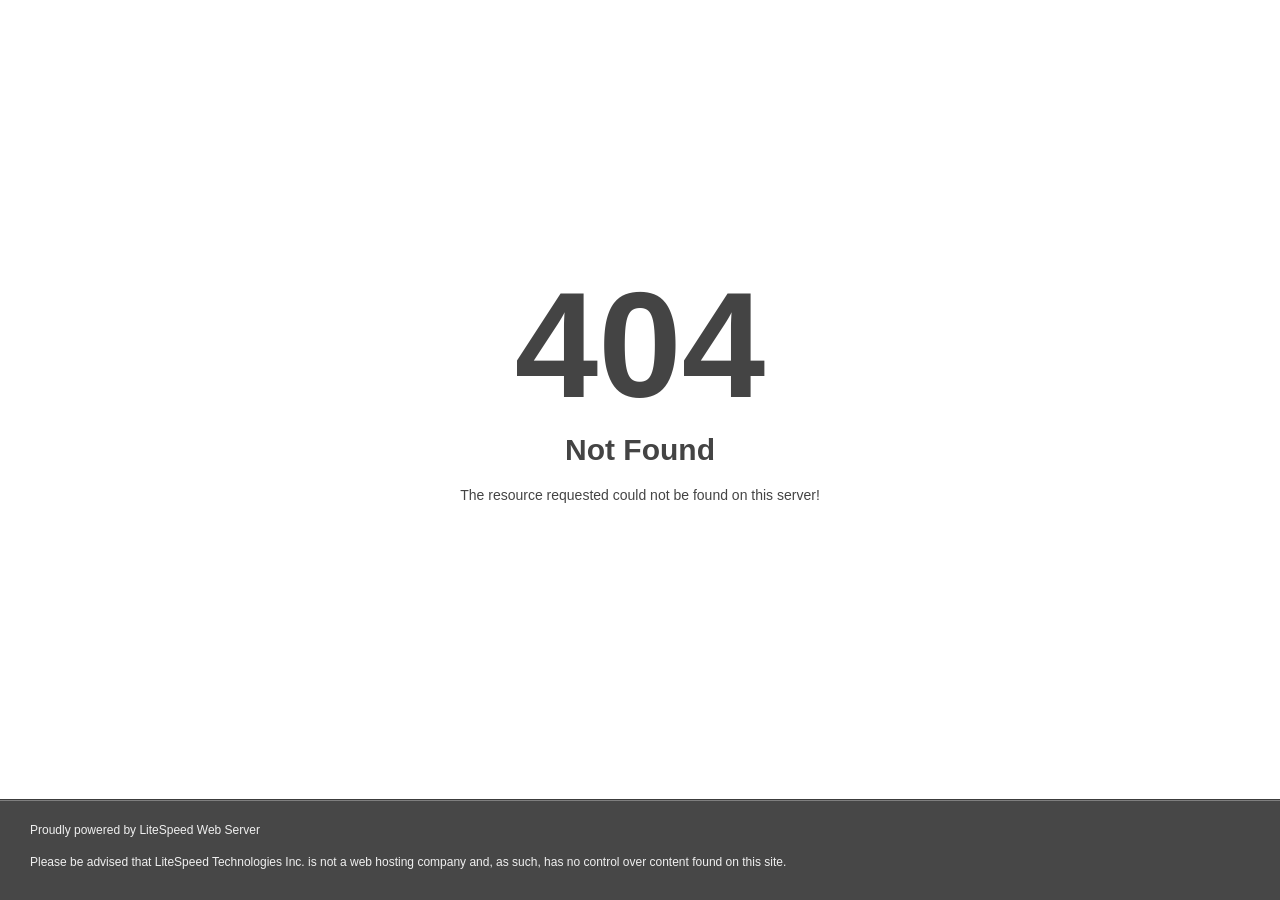
<file: assets/img/bg/breadcumb-menu-bg-mask.html>
<!DOCTYPE html>
<html style="height:100%">
<head>
<meta name="viewport" content="width=device-width, initial-scale=1, shrink-to-fit=no" />
<title> 404 Not Found
</title><style>@media (prefers-color-scheme:dark){body{background-color:#000!important}}</style></head>
<body style="color: #444; margin:0;font: normal 14px/20px Arial, Helvetica, sans-serif; height:100%; background-color: #fff;">
<div style="height:auto; min-height:100%; ">     <div style="text-align: center; width:800px; margin-left: -400px; position:absolute; top: 30%; left:50%;">
        <h1 style="margin:0; font-size:150px; line-height:150px; font-weight:bold;">404</h1>
<h2 style="margin-top:20px;font-size: 30px;">Not Found
</h2>
<p>The resource requested could not be found on this server!</p>
</div></div><div style="color:#f0f0f0; font-size:12px;margin:auto;padding:0px 30px 0px 30px;position:relative;clear:both;height:100px;margin-top:-101px;background-color:#474747;border-top: 1px solid rgba(0,0,0,0.15);box-shadow: 0 1px 0 rgba(255, 255, 255, 0.3) inset;">
<br>Proudly powered by LiteSpeed Web Server<p>Please be advised that LiteSpeed Technologies Inc. is not a web hosting company and, as such, has no control over content found on this site.</p></div></body></html>
</file>
<file: assets/css/style.css>
:root{--theme-color: #FFC000;--title-color: #17191F;--body-color: #6E6F75;--smoke-color: #F5F5F5;--smoke-color2: #F6F2ED;--smoke-color3: #FFF3D0;--black-color: #000000;--black-color2: #111111;--black-color3: #36373A;--black-color4: #1B1B1B;--th-border-color: #D4D4D4;--th-border-color2: #525252;--th-border-color3: #737373;--light-color: #A1A4B1;--gray-color: #141414;--gray-color2: #A3A3A3;--gray-color3: #A1A1A1;--gray-color4: #F4F1FC;--gray-color5: #FFF5F1;--smoke-color4: #F2F2F2;--black-color5: #22272E;--black-color6: #2D333D;--black-color7: #0E0E13;--white-color: #ffffff;--yellow-color: #FFB539;--success-color: #28a745;--error-color: #dc3545;--th-border-color4: rgba(198, 201, 212, 0.5);--th-border-color5: #49515C;--th-border-color6: #383D46;--title-font: "Fustat", sans-serif;--body-font: "Inter", sans-serif;--icon-font: "Font Awesome 6 Pro";--main-container: 1320px;--container-gutters: 24px;--section-space: 120px;--section-space-mobile: 80px;--section-title-space: 60px;--ripple-ani-duration: 5s;--th-body-background: #ffffff}html,body{scroll-behavior:auto !important;border:0 !important}body{font-family:var(--body-font);font-size:16px;font-weight:400;color:var(--body-color);line-height:26px;overflow-x:hidden;background:var(--th-body-background);-webkit-font-smoothing:antialiased}body::-webkit-scrollbar{width:10px;height:10px;border-radius:0px}body::-webkit-scrollbar-track{background:rgba(252,0,18,.1);box-shadow:inset 0 0 6px rgba(0,0,0,.3);-webkit-box-shadow:inset 0 0 6px rgba(0,0,0,.3);border-radius:0px}body::-webkit-scrollbar-thumb{background-color:var(--theme-color);background-image:-webkit-linear-gradient(45deg, rgba(255, 255, 255, 0.3) 25%, transparent 20%, transparent 50%, rgba(255, 255, 255, 0.3) 50%, rgba(255, 255, 255, 0.3) 75%, transparent 75%, transparent);border-radius:0px}.home2-car-rental{--theme-color: #FFEE02;--body-color: #A3A3A3;background-color:var(--black-color4)}iframe{border:none;width:100%}.fs-18{font-size:18px}.slick-slide:focus,button:focus,a:focus,a:active,input,input:hover,input:focus,input:active,textarea,textarea:hover,textarea:focus,textarea:active{outline:none}input:focus{outline:none;-webkit-box-shadow:none;box-shadow:none}img:not([draggable]),embed,object,video{max-width:100%;height:auto}ul{list-style-type:disc}ol{list-style-type:decimal}table{margin:0 0 1.5em;width:100%;border-collapse:collapse;border-spacing:0;border:1px solid var(--th-border-color)}th{font-weight:700;color:var(--title-color)}td,th{border:1px solid var(--th-border-color);padding:9px 12px}a{color:var(--theme-color);text-decoration:none;outline:0;-webkit-transition:all ease .4s;transition:all ease .4s}a:hover{color:var(--title-color)}a:active,a:focus,a:hover,a:visited{text-decoration:none;outline:0}button{-webkit-transition:all ease .4s;transition:all ease .4s}img{border:none;max-width:100%}ins{text-decoration:none}pre{font-family:var(--body-font);background:#f5f5f5;color:#666;font-size:14px;margin:20px 0;overflow:auto;padding:20px;white-space:pre-wrap;word-wrap:break-word}span.ajax-loader:empty,p:empty{display:none}p{font-family:var(--body-font);margin:0 0 18px 0;color:var(--body-color);line-height:1.75}h1 a,h2 a,h3 a,h4 a,h5 a,h6 a,p a,span a{font-size:inherit;font-family:inherit;font-weight:inherit;line-height:inherit}.h1,h1,.h2,h2,.h3,h3,.h4,h4,.h5,h5,.h6,h6{font-family:var(--title-font);color:var(--title-color);text-transform:none;font-weight:700;line-height:1.4;margin:0 0 15px 0}.h1,h1{font-size:84px;line-height:1.119}.h2,h2{font-size:56px;line-height:1.214}.h3,h3{font-size:48px;line-height:1.166}.h4,h4{font-size:32px;line-height:1.333}.h5,h5{font-size:24px;line-height:1.417}.h6,h6{font-size:20px;line-height:1.5}@media(max-width: 1399px){.h1,h1{font-size:64px;line-height:1.3}}@media(max-width: 1299px){.h1,h1{font-size:60px}}@media(max-width: 1199px){.h1,h1{font-size:55px;line-height:1.3}.h2,h2{font-size:40px;line-height:1.3}.h3,h3{font-size:36px}.h4,h4{font-size:24px}.h5,h5{font-size:20px}.h6,h6{font-size:16px}}@media(max-width: 767px){.h1,h1{font-size:40px}.h2,h2{font-size:34px;line-height:1.3}.h3,h3{font-size:26px}.h4,h4{font-size:22px}.h5,h5{font-size:18px}.h6,h6{font-size:16px}}@media(max-width: 575px){.h1,h1{font-size:34px;line-height:1.35}.h2,h2{font-size:28px}}@media(max-width: 375px){.h1,h1{font-size:32px}}.select2-container{z-index:98}.admin-bar{position:relative}p.has-drop-cap{margin-bottom:20px}.page--item p:last-child .alignright{clear:right}.blog-title,.pagi-title,.breadcumb-title{word-break:break-word}.blocks-gallery-caption,.wp-block-embed figcaption,.wp-block-image figcaption{color:var(--body-color)}.bypostauthor,.gallery-caption{display:block}.page-links,.clearfix{clear:both}.page--item{margin-bottom:30px}.page--item p{line-height:1.8}.content-none-search{margin-top:30px}.wp-block-button.aligncenter{text-align:center}.alignleft{display:inline;float:left;margin-bottom:10px;margin-right:1.5em}.alignright{display:inline;float:right;margin-bottom:10px;margin-left:1.5em;margin-right:1em}.aligncenter{clear:both;display:block;margin-left:auto;margin-right:auto;max-width:100%}.gallery{margin-bottom:1.5em;width:100%}.gallery-item{display:inline-block;text-align:center;vertical-align:top;width:100%;padding:0 5px}.wp-block-columns{margin-bottom:1em}figure.gallery-item{margin-bottom:10px;display:inline-block}figure.wp-block-gallery{margin-bottom:14px}.gallery-columns-2 .gallery-item{max-width:50%}.gallery-columns-3 .gallery-item{max-width:33.33%}.gallery-columns-4 .gallery-item{max-width:25%}.gallery-columns-5 .gallery-item{max-width:20%}.gallery-columns-6 .gallery-item{max-width:16.66%}.gallery-columns-7 .gallery-item{max-width:14.28%}.gallery-columns-8 .gallery-item{max-width:12.5%}.gallery-columns-9 .gallery-item{max-width:11.11%}.gallery-caption{display:block;font-size:12px;color:var(--body-color);line-height:1.5;padding:.5em 0}.wp-block-cover p:not(.has-text-color),.wp-block-cover-image-text,.wp-block-cover-text{color:var(--white-color)}.wp-block-cover{margin-bottom:15px}.wp-caption-text{text-align:center}.wp-caption{margin-bottom:1.5em;max-width:100%}.wp-caption .wp-caption-text{margin:.5em 0;font-size:14px}.wp-block-media-text,.wp-block-media-text.alignwide,figure.wp-block-gallery{margin-bottom:30px}.wp-block-media-text.alignwide{background-color:var(--smoke-color)}.editor-styles-wrapper .has-large-font-size,.has-large-font-size{line-height:1.4}.wp-block-latest-comments a{color:inherit}.wp-block-button{margin-bottom:10px}.wp-block-button:last-child{margin-bottom:0}.wp-block-button .wp-block-button__link{color:#fff}.wp-block-button .wp-block-button__link:hover{color:#fff;background-color:var(--theme-color)}.wp-block-button.is-style-outline .wp-block-button__link{background-color:rgba(0,0,0,0);border-color:var(--title-color);color:var(--title-color)}.wp-block-button.is-style-outline .wp-block-button__link:hover{color:#fff;background-color:var(--theme-color);border-color:var(--theme-color)}.wp-block-button.is-style-squared .wp-block-button__link{border-radius:0}ol.wp-block-latest-comments li{margin:15px 0}ul.wp-block-latest-posts{padding:0;margin:0;margin-bottom:15px}ul.wp-block-latest-posts a{color:inherit}ul.wp-block-latest-posts a:hover{color:var(--theme-color)}ul.wp-block-latest-posts li{margin:15px 0}.wp-block-search__inside-wrapper{position:relative}.wp-block-search{display:-webkit-box;display:-ms-flexbox;display:flex;-ms-flex-wrap:wrap;flex-wrap:wrap;margin-bottom:30px}.wp-block-search:has(button) .wp-block-search__input{padding-right:130px}.wp-block-search .wp-block-search__input{width:100%;max-width:100%;padding-left:25px;padding-right:40px;border:1px solid var(--th-border-color);-webkit-box-shadow:0px 13px 25px rgba(0,0,0,.04);box-shadow:0px 13px 25px rgba(0,0,0,.04);border-radius:50px}.wp-block-search .wp-block-search__input:focus{border-color:var(--theme-color)}.wp-block-search .wp-block-search__button{margin:0;min-width:110px;height:100%;border:none;color:#fff;background-color:var(--theme-color);border-radius:0px;position:absolute;top:0;right:0;border-radius:50px}.wp-block-search .wp-block-search__button.has-icon{min-width:56px}.wp-block-search .wp-block-search__button:hover{background-color:var(--title-color)}.wp-block-search.wp-block-search__button-inside .wp-block-search__inside-wrapper{padding:0;border:none}.wp-block-search.wp-block-search__button-inside .wp-block-search__inside-wrapper:has(button) .wp-block-search__input{padding:0 130px 0 25px}ul.wp-block-rss{margin:0}ul.wp-block-rss a{color:inherit}.wp-block-latest-posts__post-excerpt{margin:0}.wp-block-group.has-background{padding:15px 15px 1px;margin-bottom:30px}.wp-block-table td,.wp-block-table th{border-color:rgba(0,0,0,.1)}.wp-block-table.is-style-stripes{border:1px solid rgba(0,0,0,.1);margin-bottom:30px}.wp-block-table.is-style-stripes{border:0;margin-bottom:30px;border-bottom:0}.wp-block-table.is-style-stripes th,.wp-block-table.is-style-stripes td{border-color:var(--th-border-color)}.logged-in .sticky-wrapper.sticky,.logged-in .preloader .th-btn{top:32px}@media(max-width: 782px){.logged-in .sticky-wrapper.sticky,.logged-in .preloader .th-btn{top:46px}}@media(max-width: 600px){.logged-in .sticky-wrapper.sticky,.logged-in .preloader .th-btn{top:0}}.post-password-form{margin-bottom:30px;margin-top:20px}.post-password-form p{display:-webkit-box;display:-ms-flexbox;display:flex;position:relative;gap:15px}@media(max-width: 575px){.post-password-form p{-ms-flex-wrap:wrap;flex-wrap:wrap}}.post-password-form label{display:-webkit-box;display:-ms-flexbox;display:flex;-webkit-box-align:center;-ms-flex-align:center;align-items:center;-webkit-box-flex:1;-ms-flex:auto;flex:auto;margin-bottom:0;line-height:1;margin-top:0;gap:15px}@media(max-width: 575px){.post-password-form label{-ms-flex-wrap:wrap;flex-wrap:wrap}}.post-password-form input{width:100%;border:none;height:55px;padding-left:25px;color:var(--body-color);border:1px solid var(--th-border-color)}.post-password-form input[type=submit]{padding-left:0;padding-right:0;margin:0;width:140px;border:none;color:#fff;background-color:var(--theme-color);text-align:center}.post-password-form input[type=submit]:hover{background-color:var(--title-color)}.page-links{clear:both;margin:0 0 1.5em;padding-top:1em}.page-links>.page-links-title{margin-right:10px}.page-links>span:not(.page-links-title):not(.screen-reader-text),.page-links>a{display:inline-block;padding:5px 13px;background-color:var(--white-color);color:var(--title-color);border:1px solid rgba(0,0,0,.08);margin-right:10px}.page-links>span:not(.page-links-title):not(.screen-reader-text):hover,.page-links>a:hover{opacity:.8;color:var(--white-color);background-color:var(--theme-color);border-color:rgba(0,0,0,0)}.page-links>span:not(.page-links-title):not(.screen-reader-text).current,.page-links>a.current{background-color:var(--theme-color);color:var(--white-color);border-color:rgba(0,0,0,0)}.page-links span.screen-reader-text{display:none}.blog-single .wp-block-archives-dropdown{margin-bottom:30px}.blog-single.format-quote,.blog-single.format-link,.blog-single.tag-sticky-2,.blog-single.sticky{border-color:rgba(0,0,0,0);position:relative}.blog-single.format-quote .blog-content:before,.blog-single.format-link .blog-content:before,.blog-single.tag-sticky-2 .blog-content:before,.blog-single.sticky .blog-content:before{display:none}.blog-single.format-quote:before,.blog-single.format-link:before,.blog-single.tag-sticky-2:before,.blog-single.sticky:before{content:"";position:absolute;font-family:var(--icon-font);font-size:16px;font-weight:500;opacity:1;right:0;top:0;color:var(--white-color);background-color:var(--theme-color);z-index:1;height:44px;width:44px;line-height:44px;text-align:center;border-radius:10px}@media(max-width: 767px){.blog-single.format-quote:before,.blog-single.format-link:before,.blog-single.tag-sticky-2:before,.blog-single.sticky:before{border-radius:0 10px 0 10px}}.blog-single.tag-sticky-2::before,.blog-single.sticky::before{content:""}.blog-single.format-quote:before{content:""}.blog-single .blog-content .wp-block-categories-dropdown.wp-block-categories,.blog-single .blog-content .wp-block-archives-dropdown{display:block;margin-bottom:30px}.blog-details .blog-single:before{display:none}.blog-details .blog-single .blog-content{background-color:rgba(0,0,0,0);padding:0;overflow:hidden;border-radius:0}.blog-details .blog-single.format-chat .blog-meta{margin-bottom:20px}.blog-details .blog-single.format-chat .blog-content>p:nth-child(2n){background:var(--smoke-color);padding:5px 20px}.blog-details .blog-single.tag-sticky-2,.blog-details .blog-single.sticky,.blog-details .blog-single.format-quote,.blog-details .blog-single.format-link{background-color:rgba(0,0,0,0)}.blog-details .blog-single.tag-sticky-2:before,.blog-details .blog-single.sticky:before,.blog-details .blog-single.format-quote:before,.blog-details .blog-single.format-link:before{display:none}.nof-title{margin-top:-0.24em}.th-search{background-color:var(--smoke-color);margin-bottom:30px;border-radius:15px;overflow:hidden}.th-search .search-grid-content{padding:30px}@media(max-width: 767px){.th-search .search-grid-content{padding:20px}}.th-search .search-grid-title{font-size:20px;margin-bottom:5px;margin-top:0}.th-search .search-grid-title a{color:inherit}.th-search .search-grid-title a:hover{color:var(--theme-color)}.th-search .search-grid-meta>*{display:inline-block;margin-right:15px;font-size:14px}.th-search .search-grid-meta>*:last-child{margin-right:0}.th-search .search-grid-meta a,.th-search .search-grid-meta span{color:var(--body-color)}@media(max-width: 767px){.blog-single.format-quote:before,.blog-single.format-link:before,.blog-single.tag-sticky-2:before,.blog-single.sticky:before{font-size:14px;width:40px;height:40px;line-height:40px}}@media(max-width: 768px){.wp-block-latest-comments{padding-left:10px}.page--content.clearfix+.th-comment-form{margin-top:24px}}.blog-navigation{display:-webkit-box;display:-ms-flexbox;display:flex;-webkit-box-pack:justify;-ms-flex-pack:justify;justify-content:space-between;-webkit-box-align:center;-ms-flex-align:center;align-items:center;padding-top:30px;padding-bottom:30px;border-bottom:1px solid var(--th-border-color);border-top:1px solid var(--th-border-color);margin-bottom:60px;margin-top:60px;gap:20px}.blog-navigation>div{min-width:220px}.blog-navigation .center-icon{font-size:24px;color:var(--title-color)}.blog-navigation .icon-btn{border:0;width:56px;height:56px;display:-webkit-box;display:-ms-flexbox;display:flex;-webkit-box-flex:0;-ms-flex:none;flex:none;-webkit-box-align:center;-ms-flex-align:center;align-items:center;-webkit-box-pack:center;-ms-flex-pack:center;justify-content:center;border-radius:16px;background:var(--white-color);color:var(--title-color);-webkit-box-shadow:0px 4px 50px rgba(7,11,49,.1);box-shadow:0px 4px 50px rgba(7,11,49,.1)}.blog-navigation .nav-img{border-radius:16px}.blog-navigation .nav-text{font-size:18px;font-family:var(--title-font);color:var(--title-color);display:-webkit-inline-box;display:-ms-inline-flexbox;display:inline-flex;-webkit-box-align:center;-ms-flex-align:center;align-items:center;gap:16px;font-weight:700;line-height:1.555;z-index:1;-webkit-transition:.4s;transition:.4s}@media(max-width: 1299px){.blog-navigation .nav-text{font-size:16px}}@media(max-width: 1199px){.blog-navigation .nav-text{font-size:14px}}.blog-navigation .nav-btn{display:-webkit-box;display:-ms-flexbox;display:flex;gap:16px;-webkit-box-align:center;-ms-flex-align:center;align-items:center;position:relative}.blog-navigation .nav-btn.next{-webkit-box-orient:horizontal;-webkit-box-direction:reverse;-ms-flex-direction:row-reverse;flex-direction:row-reverse;text-align:right}.blog-navigation .nav-btn.next .nav-text{-webkit-box-orient:horizontal;-webkit-box-direction:reverse;-ms-flex-direction:row-reverse;flex-direction:row-reverse}.blog-navigation .nav-btn:hover .thumb:after{opacity:.5}.blog-navigation .nav-btn:hover .thumb i{-webkit-transform:translate(-50%, -50%) scale(1);transform:translate(-50%, -50%) scale(1)}.blog-navigation .nav-btn:hover .nav-text{color:var(--theme-color)}.blog-navigation .blog-btn{font-size:24px;color:var(--title-color)}.blog-navigation .blog-btn:hover{color:var(--theme-color)}@media(max-width: 1199px){.blog-navigation .icon-btn{width:40px;height:40px;font-size:16px;border-radius:12px}.blog-navigation .nav-img{width:60px;border-radius:12px}}@media(max-width: 991px){.blog-navigation .nav-btn .thumb{display:none}.blog-navigation .nav-text{position:initial;-webkit-transform:none;transform:none;color:var(--title-color)}.blog-navigation .nav-text .icon-btn{border:1px solid var(--title-color);color:var(--title-color);-webkit-filter:brightness(0);filter:brightness(0)}}@media(max-width: 767px){.blog-navigation{-webkit-box-pack:justify;-ms-flex-pack:justify;justify-content:space-between}.blog-navigation>div{min-width:130px}.blog-navigation .nav-btn{gap:10px}.blog-navigation .nav-img{width:60px}}@media(max-width: 575px){.blog-navigation{-ms-flex-wrap:wrap;flex-wrap:wrap}.blog-navigation .blog-btn{width:100%;text-align:center}}.wp-block-latest-comments__comment-excerpt p{margin-bottom:0}.wp-block-social-links{margin-bottom:0}.woosw-list table.woosw-items .woosw-item .woosw-item--name a:hover{color:var(--theme-color)}.woosw-list table.woosw-items tr td{padding:20px}.woosw-list table.woosw-items .woosw-item .woosw-item--name a{font-size:20px;color:var(--title-color)}.woosw-list table.woosw-items tr .woosw-item--actions{width:88px}.header-top .gt_float_switcher{position:relative;font-family:var(--body-font);overflow:inherit;background:rgba(0,0,0,0);-webkit-box-shadow:none;box-shadow:none;line-height:1;display:-webkit-box;display:-ms-flexbox;display:flex;-webkit-box-align:center;-ms-flex-align:center;align-items:center;border-radius:0;font-size:16px}.header-top .gt_float_switcher .gt_options{position:absolute;top:37px;right:0;width:226px;background:var(--white-color);font-family:var(--title-font);font-size:15px;text-align:left;padding:10px;max-height:-webkit-max-content;max-height:-moz-max-content;max-height:max-content}.header-top .gt_float_switcher .gt_options img{width:28px}.header-top .gt_float_switcher .gt-selected .gt-current-lang{background:rgba(0,0,0,0);padding:0 !important;display:-webkit-box;display:-ms-flexbox;display:flex;-webkit-box-align:center;-ms-flex-align:center;align-items:center;font-size:14px;font-weight:400;font-family:var(--body-font);text-transform:capitalize}.header-top .gt_float_switcher .gt-selected .gt-current-lang span.gt-lang-code,.header-top .gt_switcher .gt-selected .gt-current-lang span.gt-lang-code{font-family:var(--body-font);font-size:14px;margin-right:5px;top:0;line-height:1}.header-top .gt_switcher .gt_selected,.header-top .gt_float_switcher .gt-selected{background:rgba(0,0,0,0);overflow:inherit}.header-top .gt_float_switcher .gt-selected .gt-current-lang img{width:16px;margin:0;margin-right:0px;min-width:20px;margin-right:8px;height:16px;border-radius:0;border:0;-o-object-fit:cover;object-fit:cover}.header-top .gt_float_switcher .gt-selected .gt-current-lang span.gt_float_switcher-arrow{-webkit-transform:none;transform:none;-webkit-filter:brightness(0) invert(1);filter:brightness(0) invert(1);line-height:1;top:0}.header-top .gt_float_switcher .gt_options a:hover{background:var(--gray-color);color:var(--body-color)}.wc-block-featured-category .wc-block-featured-category__title{font-size:24px}.woocommerce.widget_products .product_list_widget,.woocommerce.widget_top_rated_products .product_list_widget{padding-left:0}@media(max-width: 1399px){:root{--main-container: 1250px}}@media only screen and (min-width: 1300px){.container-xxl,.container-xl,.container-lg,.container-md,.container-sm,.container{max-width:calc(var(--main-container) + var(--container-gutters));padding-left:calc(var(--container-gutters)/2);padding-right:calc(var(--container-gutters)/2)}.container-xxl.px-0,.container-xl.px-0,.container-lg.px-0,.container-md.px-0,.container-sm.px-0,.container.px-0{max-width:var(--main-container)}}@media only screen and (min-width: 1600px){.th-container{--main-container: 1764px}.th-container2{--main-container: 1420px}}@media only screen and (max-width: 1600px){.container-fluid.px-0{padding-left:15px !important;padding-right:15px !important}.container-fluid.px-0 .row{margin-left:0 !important;margin-right:0 !important}}.container-gallery{max-width:1840px}@media(min-width: 1300px){.row{--bs-gutter-x: 24px}}.gy-30{--bs-gutter-y: 30px}.g-0{--bs-gutter-y: 0;--bs-gutter-x: 0}.gx-0{--bs-gutter-x: 0}.gy-40{--bs-gutter-y: 40px}.gy-50{--bs-gutter-y: 50px}.gy-60{--bs-gutter-y: 60px}.gy-80{--bs-gutter-y: 80px}.gx-10{--bs-gutter-x: 10px}.gy-10{--bs-gutter-y: 10px}@media(min-width: 1500px){.gx-100{--bs-gutter-x: 100px}}@media(min-width: 1299px){.gx-60{--bs-gutter-x: 60px}.gx-70{--bs-gutter-x: 70px}.gx-80{--bs-gutter-x: 80px}}@media(min-width: 1399px){.gx-30{--bs-gutter-x: 30px}.gx-25{--bs-gutter-x: 25px}.gx-40{--bs-gutter-x: 40px}}@media(max-width: 991px){.gy-50{--bs-gutter-y: 40px}.gy-80{--bs-gutter-y: 60px}}select,.form-control,.form-select,textarea,input{height:56px;padding:0 30px 0 30px;padding-right:45px;border:1px solid rgba(0,0,0,0);color:var(--body-color);background-color:var(--smoke-color);border-radius:10px;font-size:16px;width:100%;font-family:var(--body-font);-webkit-transition:.4s ease-in-out;transition:.4s ease-in-out}select:focus,.form-control:focus,.form-select:focus,textarea:focus,input:focus{outline:0;-webkit-box-shadow:none;box-shadow:none;border-color:var(--theme-color);background-color:var(--smoke-color)}select::-moz-placeholder,.form-control::-moz-placeholder,.form-select::-moz-placeholder,textarea::-moz-placeholder,input::-moz-placeholder{color:var(--body-color)}select::-webkit-input-placeholder,.form-control::-webkit-input-placeholder,.form-select::-webkit-input-placeholder,textarea::-webkit-input-placeholder,input::-webkit-input-placeholder{color:var(--body-color)}select:-ms-input-placeholder,.form-control:-ms-input-placeholder,.form-select:-ms-input-placeholder,textarea:-ms-input-placeholder,input:-ms-input-placeholder{color:var(--body-color)}select::-webkit-input-placeholder, .form-control::-webkit-input-placeholder, .form-select::-webkit-input-placeholder, textarea::-webkit-input-placeholder, input::-webkit-input-placeholder{color:var(--body-color)}select::-moz-placeholder, .form-control::-moz-placeholder, .form-select::-moz-placeholder, textarea::-moz-placeholder, input::-moz-placeholder{color:var(--body-color)}select:-ms-input-placeholder, .form-control:-ms-input-placeholder, .form-select:-ms-input-placeholder, textarea:-ms-input-placeholder, input:-ms-input-placeholder{color:var(--body-color)}select::-ms-input-placeholder, .form-control::-ms-input-placeholder, .form-select::-ms-input-placeholder, textarea::-ms-input-placeholder, input::-ms-input-placeholder{color:var(--body-color)}select::placeholder,.form-control::placeholder,.form-select::placeholder,textarea::placeholder,input::placeholder{color:var(--body-color)}input[type=date]{position:relative}input[type=date]::-webkit-calendar-picker-indicator{background:rgba(0,0,0,0);position:absolute;left:0;top:0;width:100%;height:100%;z-index:2;cursor:pointer}input[type=time]{padding:0 30px;position:relative}input[type=time]::-webkit-calendar-picker-indicator{background:rgba(0,0,0,0);position:absolute;left:0px;height:100%;width:100%;z-index:1;cursor:pointer}.form-select,select{display:block;width:100%;line-height:1.5;vertical-align:middle;background-image:url("data:image/svg+xml;charset=utf-8,%3Csvg xmlns='http://www.w3.org/2000/svg' viewBox='0 0 16 16'%3E%3Cpath fill='none' stroke='%23343a40' stroke-linecap='round' stroke-linejoin='round' stroke-width='2' d='M2 5l6 6 6-6'/%3E%3C/svg%3E");background-position:right 26px center;background-repeat:no-repeat;background-size:16px 12px;-webkit-appearance:none;-moz-appearance:none;appearance:none;cursor:pointer}.form-select.style2,select.style2{background-image:url("data:image/svg+xml,%3Csvg width='11' height='6' viewBox='0 0 11 6' fill='none' xmlns='http://www.w3.org/2000/svg'%3E%3Cpath d='M9.87109 1.71094L5.71484 5.62109C5.56901 5.7487 5.41406 5.8125 5.25 5.8125C5.08594 5.8125 4.9401 5.7487 4.8125 5.62109L0.65625 1.71094C0.382812 1.40104 0.373698 1.09115 0.628906 0.78125C0.920573 0.507812 1.23047 0.498698 1.55859 0.753906L5.25 4.25391L8.96875 0.753906C9.27865 0.498698 9.57943 0.498698 9.87109 0.753906C10.1263 1.08203 10.1263 1.40104 9.87109 1.71094Z' fill='%238B929C'/%3E%3C/svg%3E")}textarea.form-control,textarea{min-height:178px;padding-top:25px;padding-bottom:17px;border-radius:16px}textarea.form-control.style2,textarea.style2{min-height:100px}.form-group{margin-bottom:var(--bs-gutter-x);position:relative}.form-group>i{display:inline-block;position:absolute;right:25px;top:20px;font-size:16px;color:var(--body-color)}.form-group>i.fa-chevron-down{width:17px;background-color:var(--smoke-color2)}.form-group.has-label>i{top:50px}.form-group.style2 textarea,.form-group.style2 input{background:var(--black-color3);color:var(--white-color)}.form-group.style2 textarea:active,.form-group.style2 textarea:focus,.form-group.style2 input:active,.form-group.style2 input:focus{border-color:var(--theme-color)}.form-group.style2 textarea::-webkit-input-placeholder, .form-group.style2 input::-webkit-input-placeholder{color:var(--white-color)}.form-group.style2 textarea::-moz-placeholder, .form-group.style2 input::-moz-placeholder{color:var(--white-color)}.form-group.style2 textarea:-ms-input-placeholder, .form-group.style2 input:-ms-input-placeholder{color:var(--white-color)}.form-group.style2 textarea::-ms-input-placeholder, .form-group.style2 input::-ms-input-placeholder{color:var(--white-color)}.form-group.style2 textarea::placeholder,.form-group.style2 input::placeholder{color:var(--white-color)}.form-group.style2 select{background:var(--black-color3);color:var(--white-color)}.form-group.style2>i{top:20px;color:var(--white-color)}.form-group.style3 textarea,.form-group.style3 select,.form-group.style3 input{background:var(--white-color);color:var(--body-color)}.form-group.style3 textarea:active,.form-group.style3 textarea:focus,.form-group.style3 select:active,.form-group.style3 select:focus,.form-group.style3 input:active,.form-group.style3 input:focus{border-color:var(--black-color)}.form-group.style3 textarea::-webkit-input-placeholder, .form-group.style3 select::-webkit-input-placeholder, .form-group.style3 input::-webkit-input-placeholder{color:var(--body-color)}.form-group.style3 textarea::-moz-placeholder, .form-group.style3 select::-moz-placeholder, .form-group.style3 input::-moz-placeholder{color:var(--body-color)}.form-group.style3 textarea:-ms-input-placeholder, .form-group.style3 select:-ms-input-placeholder, .form-group.style3 input:-ms-input-placeholder{color:var(--body-color)}.form-group.style3 textarea::-ms-input-placeholder, .form-group.style3 select::-ms-input-placeholder, .form-group.style3 input::-ms-input-placeholder{color:var(--body-color)}.form-group.style3 textarea::placeholder,.form-group.style3 select::placeholder,.form-group.style3 input::placeholder{color:var(--body-color)}.form-group.style3 select{background:var(--white-color);color:var(--body-color)}.form-group.style3>i{top:20px;color:var(--body-color)}.form-group.style-border textarea,.form-group.style-border input{background:var(--white-color);border:1px solid var(--th-border-color)}.form-group.style-border textarea:active,.form-group.style-border textarea:focus,.form-group.style-border input:active,.form-group.style-border input:focus{border-color:var(--black-color)}.form-group.style-border select{background-color:rgba(0,0,0,0);border:1px solid var(--th-border-color)}.form-group.style-border2 textarea,.form-group.style-border2 input{background:rgba(0,0,0,0);border:1px solid var(--th-border-color2);color:var(--body-color)}.form-group.style-border2 textarea::-webkit-input-placeholder, .form-group.style-border2 input::-webkit-input-placeholder{color:var(--body-color)}.form-group.style-border2 textarea::-moz-placeholder, .form-group.style-border2 input::-moz-placeholder{color:var(--body-color)}.form-group.style-border2 textarea:-ms-input-placeholder, .form-group.style-border2 input:-ms-input-placeholder{color:var(--body-color)}.form-group.style-border2 textarea::-ms-input-placeholder, .form-group.style-border2 input::-ms-input-placeholder{color:var(--body-color)}.form-group.style-border2 textarea::placeholder,.form-group.style-border2 input::placeholder{color:var(--body-color)}.form-group.style-border2 select{background:rgba(0,0,0,0);border:1px solid var(--th-border-color2)}.form-group.style-border2 i{color:var(--theme-color);top:22px}.form-group.style-border3 textarea,.form-group.style-border3 input{background:var(--white-color);border:1px solid var(--th-border-color);color:var(--body-color)}.form-group.style-border3 textarea::-webkit-input-placeholder, .form-group.style-border3 input::-webkit-input-placeholder{color:var(--body-color)}.form-group.style-border3 textarea::-moz-placeholder, .form-group.style-border3 input::-moz-placeholder{color:var(--body-color)}.form-group.style-border3 textarea:-ms-input-placeholder, .form-group.style-border3 input:-ms-input-placeholder{color:var(--body-color)}.form-group.style-border3 textarea::-ms-input-placeholder, .form-group.style-border3 input::-ms-input-placeholder{color:var(--body-color)}.form-group.style-border3 textarea::placeholder,.form-group.style-border3 input::placeholder{color:var(--body-color)}.form-group.style-border3 select{background:var(--white-color);border:1px solid var(--th-border-color)}.form-group.style-border3 i{color:var(--body-color);top:20px;background:rgba(0,0,0,0)}.form-group.style-white .form-select,.form-group.style-white .form-control{background:var(--white-color)}.form-group.style-white>i{top:20px;background:rgba(0,0,0,0);color:var(--theme-color)}.form-group.style-dark{position:relative;z-index:1;-ms-flex-item-align:self-start;align-self:self-start}.form-group.style-dark:after{content:"";position:absolute;top:0;left:var(--bs-gutter-x)/2;width:calc(100% - var(--bs-gutter-x)/1);height:100%;background:var(--theme-color);opacity:.4;border-radius:50px;z-index:-1}.form-group.style-dark .form-select,.form-group.style-dark .form-control{background:rgba(0,0,0,0);border:1px solid hsla(0,0%,100%,.2);-webkit-backdrop-filter:blur(30px);backdrop-filter:blur(30px);color:var(--white-color)}.form-group.style-dark .form-select::-webkit-input-placeholder, .form-group.style-dark .form-control::-webkit-input-placeholder{color:var(--th-border-color)}.form-group.style-dark .form-select::-moz-placeholder, .form-group.style-dark .form-control::-moz-placeholder{color:var(--th-border-color)}.form-group.style-dark .form-select:-ms-input-placeholder, .form-group.style-dark .form-control:-ms-input-placeholder{color:var(--th-border-color)}.form-group.style-dark .form-select::-ms-input-placeholder, .form-group.style-dark .form-control::-ms-input-placeholder{color:var(--th-border-color)}.form-group.style-dark .form-select::placeholder,.form-group.style-dark .form-control::placeholder{color:var(--th-border-color)}.form-group.style-dark>i{top:20px;background:rgba(0,0,0,0);color:var(--th-border-color)}.form-group.style-dark2 .form-select,.form-group.style-dark2 .form-control{background:var(--black-color3);border:1px solid var(--th-border-color2);color:#6b7586;border-radius:0}.form-group.style-dark2 .form-select::-webkit-input-placeholder, .form-group.style-dark2 .form-control::-webkit-input-placeholder{color:#6b7586}.form-group.style-dark2 .form-select::-moz-placeholder, .form-group.style-dark2 .form-control::-moz-placeholder{color:#6b7586}.form-group.style-dark2 .form-select:-ms-input-placeholder, .form-group.style-dark2 .form-control:-ms-input-placeholder{color:#6b7586}.form-group.style-dark2 .form-select::-ms-input-placeholder, .form-group.style-dark2 .form-control::-ms-input-placeholder{color:#6b7586}.form-group.style-dark2 .form-select::placeholder,.form-group.style-dark2 .form-control::placeholder{color:#6b7586}.form-group.style-dark2>i{top:20px;background:rgba(0,0,0,0);color:#6b7586}.form-group.style-dark3 .form-select,.form-group.style-dark3 .form-control{background:var(--title-color);border:1px solid var(--black-color4);color:var(--white-color);border-radius:0}.form-group.style-dark3>i{top:20px;background:rgba(0,0,0,0);color:var(--theme-color)}.form-group.style-radius-0 .form-select,.form-group.style-radius-0 .form-control{border-radius:0px}.form-group.style-shadow .form-select,.form-group.style-shadow .form-control{-webkit-box-shadow:0px 2px 4px rgba(2,29,53,.1);box-shadow:0px 2px 4px rgba(2,29,53,.1)}[class*=col-].form-group>i{right:calc(var(--bs-gutter-x)/2 + 25px)}.form-rounded-10 .form-control,.form-rounded-10 .form-select{border-radius:10px !important}.form-rounded-10 .th-btn{border-radius:10px}option:checked,option:focus,option:hover{background-color:var(--theme-color);color:var(--white-color)}input::-webkit-outer-spin-button,input::-webkit-inner-spin-button{-webkit-appearance:none;margin:0}input[type=number]{-moz-appearance:textfield}input[type=checkbox]{visibility:hidden;opacity:0;display:inline-block;vertical-align:middle;width:0;height:0;display:none}input[type=checkbox]:checked~label:before{content:"";color:var(--white-color);background-color:var(--theme-color);border-color:var(--theme-color)}input[type=checkbox]~label{position:relative;padding-left:30px;cursor:pointer;display:block}input[type=checkbox]~label:before{content:"";font-family:var(--icon-font);font-weight:700;position:absolute;left:0px;top:3.5px;background-color:var(--white-color);border:1px solid var(--th-border-color);height:18px;width:18px;line-height:18px;text-align:center;font-size:12px;border-radius:4px}input[type=checkbox].style2~label{color:#8b929c;padding-left:23px;margin-bottom:-0.5em}input[type=checkbox].style2~label:before{background-color:hsla(0,0%,100%,.1);border:1px solid #8b929c;height:14px;width:14px;line-height:14px;border-radius:3px;top:6px}input[type=checkbox].style2:checked~label:before{color:var(--theme-color)}input[type=radio]{visibility:hidden;opacity:0;display:inline-block;vertical-align:middle;width:0;height:0;display:none}input[type=radio]~label{position:relative;padding-left:30px;cursor:pointer;line-height:1;display:inline-block;font-weight:600;margin-bottom:0}input[type=radio]~label::before{content:"";position:absolute;font-family:var(--icon-font);left:0;top:-2px;width:20px;height:20px;padding-left:0;font-size:.6em;line-height:19px;text-align:center;border:1px solid var(--theme-color);border-radius:100%;font-weight:700;background:var(--white-color);color:rgba(0,0,0,0);-webkit-transition:all .2s ease;transition:all .2s ease}input[type=radio]:checked~label::before{border-color:var(--theme-color);background-color:var(--theme-color);color:var(--white-color)}label{margin-bottom:.5em;margin-top:-0.3em;display:block;color:var(--title-color);font-family:var(--body-font);font-size:16px}textarea.is-invalid,select.is-invalid,input.is-invalid,.was-validated input:invalid{border:1px solid var(--error-color) !important;background-position:right calc(.375em + .8875rem) center;background-image:none}textarea.is-invalid:focus,select.is-invalid:focus,input.is-invalid:focus,.was-validated input:invalid:focus{outline:0;-webkit-box-shadow:none;box-shadow:none}textarea.is-invalid{background-position:top calc(.375em + .5875rem) right calc(.375em + .8875rem)}.row.no-gutters>.form-group{margin-bottom:0}.form-messages{display:none}.form-messages.mb-0 *{margin-bottom:0}.form-messages.success{color:var(--success-color);display:block}.form-messages.error{color:var(--error-color);display:block}.form-messages pre{padding:0;background-color:rgba(0,0,0,0);color:inherit}.swiper-wrapper.row{-ms-flex-wrap:nowrap;flex-wrap:nowrap}.th-slider.has-shadow{padding-left:12px;padding-right:12px;margin:-25px -12px}.th-slider.has-shadow .swiper-wrapper{padding:25px 0}.swiper-fade .swiper-slide{-webkit-transition:.6s ease-in-out;transition:.6s ease-in-out;opacity:0 !important}.swiper-fade .swiper-slide.swiper-slide-active{opacity:1 !important}.swiper-pagination-bullets{position:relative;z-index:3;text-align:center;margin:50px 0 0px 0;--swiper-pagination-bottom: 0}.swiper-pagination-bullets .swiper-pagination-bullet{--swiper-pagination-bullet-horizontal-gap: 12px;display:inline-block;width:8px;height:8px;border-radius:10px;margin:5px 7px;opacity:1;background-color:var(--light-color);position:relative;-webkit-transition:.4s;transition:.4s;cursor:pointer}.swiper-pagination-bullets .swiper-pagination-bullet:after{content:"";position:absolute;inset:-8px;border:1px solid var(--light-color);border-radius:50%;-webkit-transition:.4s;transition:.4s;scale:0}.swiper-pagination-bullets .swiper-pagination-bullet.swiper-pagination-bullet-active{background-color:var(--title-color)}.swiper-pagination-bullets .swiper-pagination-bullet.swiper-pagination-bullet-active:after{scale:1}.slider-pagination.swiper-pagination-progressbar{width:-webkit-fill-available;position:relative;height:1px;background:var(--th-border-color);top:auto;bottom:0px;margin:70px 0px 0}.slider-pagination.swiper-pagination-progressbar .swiper-pagination-progressbar-fill{height:1px;top:auto;bottom:0;background:var(--theme-color)}.slider-pagination{--swiper-pagination-bottom: 0;bottom:var(--swiper-pagination-bottom, 0px)}.slider-pagination.style2{position:relative}.slider-pagination.style2 .swiper-pagination-bullet{width:14px;height:14px;background:var(--title-color)}@media(max-width: 767px){.slider-pagination.style2 .swiper-pagination-bullet{--swiper-pagination-bullet-horizontal-gap: 5px;width:10px;height:10px}}.slider-pagination.style2 .swiper-pagination-bullet::before,.slider-pagination.style2 .swiper-pagination-bullet::after{display:none}.slider-pagination.style2 .swiper-pagination-bullet.swiper-pagination-bullet-active{-webkit-transform:scale(1.4);transform:scale(1.4);background:var(--theme-color)}.slider-pagination.style3 .swiper-pagination-bullet{background:var(--light-color);-webkit-transition:.4s;transition:.4s;--swiper-pagination-bullet-size: 8px}.slider-pagination.style3 .swiper-pagination-bullet:before{border:0}.slider-pagination.style3 .swiper-pagination-bullet.swiper-pagination-bullet-active{background:rgba(0,0,0,0)}.slider-pagination.style3 .swiper-pagination-bullet.swiper-pagination-bullet-active:before{border:1px solid var(--title-color)}.slider-pagination.style4 .swiper-pagination-bullet{background:rgba(0,0,0,0);border:1px solid var(--title-color);-webkit-transition:.4s;transition:.4s}.slider-pagination.style4 .swiper-pagination-bullet:before{opacity:0;inset:-14px}.slider-pagination.style4 .swiper-pagination-bullet.swiper-pagination-bullet-active{background:var(--theme-color);border-color:var(--theme-color)}.slider-pagination.style4 .swiper-pagination-bullet.swiper-pagination-bullet-active:before{opacity:1}.slider-area{position:relative}.slider-arrow{display:-webkit-inline-box;display:-ms-inline-flexbox;display:inline-flex;padding:0;background-color:var(--theme-color);color:var(--white-color);position:absolute;top:50%;border:none;left:var(--pos-x, -90px);width:var(--icon-size, 56px);height:var(--icon-size, 56px);font-size:var(--icon-font-size, 18px);margin-top:calc(var(--icon-size, 56px)/-2);-webkit-box-align:center;-ms-flex-align:center;align-items:center;-webkit-box-pack:center;-ms-flex-pack:center;justify-content:center;z-index:3;border-radius:99px}.slider-arrow .icon{background:var(--title-color);-webkit-transition:.4s;transition:.4s;-webkit-filter:blur(3px) brightness(1.5);filter:blur(3px) brightness(1.5)}.slider-arrow.default{position:relative;--pos-x: 0;margin-top:0}.slider-arrow.slider-next{right:var(--pos-x, -90px);left:auto}.slider-arrow:hover{background-color:var(--title-color);color:var(--white-color)}.slider-arrow:hover .icon{background:var(--white-color)}.slider-arrow.style2{background:var(--white-color);color:var(--title-color);-webkit-box-shadow:0px 0px 30px rgba(0,0,0,.06);box-shadow:0px 0px 30px rgba(0,0,0,.06)}.slider-arrow.style2:hover{background:var(--theme-color);color:var(--title-color)}.slider-arrow.style2:hover .icon{background:var(--title-color)}.slider-arrow.style3{background:var(--black-color2)}.slider-arrow.style3:hover{background:var(--theme-color);color:var(--white-color)}.slider-arrow.style-border{background:rgba(0,0,0,0);border:1px solid var(--white-color);color:var(--white-color)}.slider-arrow.style-border img{-webkit-filter:blur(1px);filter:blur(1px);background:var(--white-color)}.slider-arrow.style-border:hover{background:var(--theme-color);border-color:var(--theme-color);color:var(--white-color)}.slider-arrow.style-border2{background:rgba(0,0,0,0);border:1px solid var(--black-color);color:var(--title-color)}.slider-arrow.style-border2 img{background:var(--title-color);-webkit-filter:blur(1px);filter:blur(1px);-webkit-transition:.4s;transition:.4s}.slider-arrow.style-border2:hover{background:var(--theme-color);border-color:var(--theme-color);color:var(--white-color)}.slider-arrow.style-border2:hover img{background:var(--white-color)}.slider-arrow.style-border3{background:rgba(0,0,0,0);border:1px solid var(--th-border-color3);color:var(--white-color)}.slider-arrow.style-border3:hover{background:var(--theme-color);border-color:var(--theme-color);color:var(--title-color)}.slider-arrow.style-border4{border:1px solid var(--black-color3);border-radius:30px;background:rgba(0,0,0,0);width:80px;--icon-size: 45px}.slider-arrow.style-border4:hover{background:var(--theme-color);border-color:var(--theme-color)}.slider-arrow.style-border5{-webkit-box-shadow:rgba(149,157,165,.29) 2px 3px 14px;box-shadow:rgba(149,157,165,.29) 2px 3px 14px;border-radius:0px;background:var(--white-color);color:var(--title-color);--icon-size: 48px;border:1px solid rgba(221,221,221,.2117647059)}.slider-arrow.style-border5:hover{background:var(--theme-color);border-color:var(--theme-color)}.slider-arrow.style-border5:hover .icon{background:var(--title-color)}.slider-arrow.style-border6{border:1px solid var(--th-border-color);border-radius:30px;background:rgba(0,0,0,0);width:80px;--icon-size: 45px;color:var(--title-color)}.slider-arrow.style-border6:hover{background:var(--theme-color);border-color:var(--theme-color)}.arrow-margin .slider-arrow{top:calc(50% - 30px)}.arrow-wrap{position:relative}.arrow-wrap .slider-arrow{opacity:0;visibility:hidden;-webkit-transform:scale(0.4);transform:scale(0.4)}.arrow-wrap:hover .slider-arrow{opacity:1;visibility:visible;-webkit-transform:scale(1);transform:scale(1)}@media(max-width: 1500px){.slider-arrow{--arrow-horizontal: -20px;--pos-x: 0px}}@media(max-width: 1399px){.slider-arrow{--arrow-horizontal: 40px;--pos-x: -30px}}@media(max-width: 991px){.slider-arrow{display:none}}.icon-box .slider-arrow{opacity:1;visibility:visible;-webkit-transform:none;transform:none}.icon-box .slider-arrow:not(:last-child){margin-right:14px}@media(max-width: 991px){.icon-box .slider-arrow{display:inline-block !important}}@media(max-width: 991px){.slider-arrow{--icon-size: 40px;line-height:38px;margin-right:40px;font-size:14px}.slider-arrow.slider-next{margin-right:0}.slick-dots{margin:40px 0 0 0}.icon-box .slider-arrow{margin-right:0}}.slider-scrollbar{border-radius:0;background:rgba(215,215,215,.2);height:3px;width:100%;bottom:0;cursor:-webkit-grab;cursor:grab;z-index:1;margin-top:32px}.slider-scrollbar .swiper-scrollbar-drag{border-radius:0;height:3px;top:0;left:0;background:var(--theme-color)}.slider-drag-cursor{pointer-events:none;z-index:99999;position:fixed;top:0;left:-2px;-webkit-transition:opacity .4s ease-in-out;transition:opacity .4s ease-in-out;background:var(--white-color);border:5px solid rgba(19,24,43,.3);width:120px;height:120px;line-height:110px;text-align:center;border-radius:100%;color:var(--theme-color);opacity:0;cursor:none}.slider-drag-cursor.active{opacity:1}.th-menu-wrapper{position:fixed;top:0;left:0;bottom:0;background-color:rgba(0,0,0,.6);z-index:999999;width:0;width:100%;height:100%;-webkit-transition:all ease .8s;transition:all ease .8s;opacity:0;visibility:hidden}.th-menu-wrapper .mobile-logo{padding-bottom:30px;padding-top:40px;display:block;text-align:center;background-color:var(--smoke-color2)}.th-menu-wrapper .mobile-logo svg{max-width:185px}.th-menu-wrapper .th-menu-toggle{border:none;font-size:22px;position:absolute;right:-16.5px;top:50px;padding:0;line-height:1;width:33px;height:33px;line-height:35px;font-size:18px;z-index:1;color:var(--title-color);background-color:var(--theme-color);border-radius:50%}.th-menu-wrapper .th-menu-toggle:hover{background-color:var(--title-color);color:var(--white-color)}.th-menu-wrapper .th-menu-area{width:100%;max-width:310px;background-color:#fff;border-right:3px solid var(--theme-color);height:100%;position:relative;left:-110%;opacity:0;visibility:hidden;-webkit-transition:all ease 1s;transition:all ease 1s;z-index:1}.th-menu-wrapper.th-body-visible{opacity:1;visibility:visible}.th-menu-wrapper.th-body-visible .th-menu-area{left:0;opacity:1;visibility:visible}.th-menu-wrapper.style2 .mobile-logo{background:var(--title-color)}.th-menu-wrapper.style2 .th-menu-toggle{color:var(--title-color)}.th-menu-wrapper.style2 .th-menu-toggle:hover{color:var(--white-color);background:var(--black-color2)}.th-menu-wrapper.style2 .th-mobile-menu ul li.th-active>a{color:var(--title-color)}.th-mobile-menu{overflow-y:scroll;max-height:calc(100vh - 200px);padding-bottom:40px;margin-top:33px;text-align:left}.th-mobile-menu ul{margin:0;padding:0 0}.th-mobile-menu ul li{border-bottom:1px solid var(--th-border-color);list-style-type:none}.th-mobile-menu ul li li:first-child{border-top:1px solid var(--th-border-color)}.th-mobile-menu ul li a{display:block;position:relative;padding:12px 0;line-height:1.4;font-size:16px;text-transform:capitalize;color:var(--title-color);padding-left:18px}.th-mobile-menu ul li a:before{content:"";font-family:var(--icon-font);position:absolute;left:0;top:12px;margin-right:10px;display:inline-block}.th-mobile-menu ul li.th-active>a{color:var(--theme-color)}.th-mobile-menu ul li.th-active>a:before{-webkit-transform:rotate(90deg);transform:rotate(90deg)}.th-mobile-menu ul li ul li{padding-left:20px}.th-mobile-menu ul li ul li:last-child{border-bottom:none}.th-mobile-menu ul .menu-item-has-children>a .th-mean-expand{position:absolute;right:0;top:50%;font-weight:400;font-size:12px;width:25px;height:25px;line-height:25px;margin-top:-12.5px;display:inline-block;text-align:center;background-color:var(--smoke-color);color:var(--title-color);-webkit-box-shadow:0 0 20px -8px rgba(173,136,88,.5);box-shadow:0 0 20px -8px rgba(173,136,88,.5);border-radius:50%}.th-mobile-menu ul .menu-item-has-children>a .th-mean-expand:before{content:"";font-family:var(--icon-font)}.th-mobile-menu ul .menu-item-has-children>a:after{content:"";font-family:var(--icon-font);width:22px;height:22px;line-height:22px;display:inline-block;text-align:center;font-size:12px;border-radius:50px;background-color:var(--smoke-color);float:right;margin-top:1px}.th-mobile-menu ul .menu-item-has-children.th-active>a .th-mean-expand:before{content:""}.th-mobile-menu ul .menu-item-has-children.th-active>a:after{content:""}.th-mobile-menu>ul{padding:0 40px}.th-mobile-menu>ul>li:last-child{border-bottom:none}.th-menu-toggle{width:auto;height:auto;padding:0;font-size:20px;border:none;background-color:var(--theme-color);color:var(--white-color);display:inline-block;border-radius:5px}.th-menu-toggle.style-text,.th-menu-toggle.style-text-white{width:auto;height:auto;background-color:rgba(0,0,0,0);color:var(--title-color);font-size:20px}.th-menu-toggle.style-text i,.th-menu-toggle.style-text-white i{margin-right:10px}.th-menu-toggle.style-text-white{color:var(--white-color)}@media(max-width: 400px){.th-menu-wrapper .th-menu-area{width:100%;max-width:270px}.th-mobile-menu>ul{padding:0 20px}}.preloader{position:fixed;left:0;right:0;top:0;bottom:0;z-index:999;background-color:var(--white-color)}.preloader .th-btn{padding:15px 20px;border-radius:0;font-size:14px}.preloader-inner{text-align:center;position:absolute;left:50%;top:50%;-webkit-transform:translate(-50%, -50%);transform:translate(-50%, -50%);text-align:center;line-height:1}.preloader-inner img{display:block;margin:0 auto 0 auto}.loader{font-size:80px;display:inline-block;font-family:var(--title-font);font-weight:700;color:var(--white-color);-webkit-box-sizing:border-box;box-sizing:border-box;text-shadow:0 0 3px var(--theme-color),0 0 3px var(--theme-color),0 0 3px var(--theme-color);position:relative;line-height:normal;letter-spacing:.04em}.loading-text{position:absolute;left:0;top:0;color:var(--theme-color);width:100%;height:100%;overflow:hidden;-webkit-box-sizing:border-box;box-sizing:border-box;-webkit-animation:animloader 6s linear infinite;animation:animloader 6s linear infinite}@-webkit-keyframes animloader{0%{width:0%}100%{width:100%}}@keyframes animloader{0%{width:0%}100%{width:100%}}.th-btn{position:relative;z-index:2;vertical-align:middle;display:-webkit-inline-box;display:-ms-inline-flexbox;display:inline-flex;border:none;text-align:center;background-color:var(--theme-color);color:var(--title-color);font-family:var(--body-font);text-transform:uppercase;font-size:14px;font-weight:600;line-height:1;padding:21px 30px;min-width:120px;border-radius:10px;-webkit-box-align:center;-ms-flex-align:center;align-items:center;-webkit-box-pack:center;-ms-flex-pack:center;justify-content:center;-webkit-transition:all .6s linear;transition:all .6s linear;overflow:hidden}.th-btn i{-webkit-transition:all .6s linear;transition:all .6s linear}.th-btn:before{content:"";position:absolute;height:100%;left:0;top:0;width:100%;background-color:var(--title-color);-webkit-transform-style:preserve-3d;transform-style:preserve-3d;-webkit-transform:scale(1, 0);transform:scale(1, 0);z-index:-1;-webkit-transition:.5s ease;transition:.5s ease}.th-btn:focus,.th-btn:hover,.th-btn:active{background:var(--theme-color);color:var(--white-color)}.th-btn:focus:before,.th-btn:hover:before,.th-btn:active:before{-webkit-transform:scale(1);transform:scale(1);-webkit-transform-origin:center center;transform-origin:center center}.th-btn.style2{background:var(--white-color);border:1px solid var(--th-border-color);padding:20px 30px}.th-btn.style2:before{background:var(--theme-color)}.th-btn.style2:focus,.th-btn.style2:active,.th-btn.style2:hover{border:1px solid var(--theme-color);color:var(--title-color)}.th-btn.style3{background:var(--theme-color);border:1px solid var(--theme-color);padding:20px 30px}.th-btn.style3:before{background:var(--white-color)}.th-btn.style3:focus,.th-btn.style3:active,.th-btn.style3:hover{border:1px solid var(--theme-color);color:var(--title-color)}.th-btn.style4{background:var(--theme-color);border:1px solid var(--theme-color);padding:20px 30px}.th-btn.style4:before{background:var(--white-color)}.th-btn.style4:focus,.th-btn.style4:active,.th-btn.style4:hover{border:1px solid var(--white-color);color:var(--title-color)}.th-btn.style5{background:rgba(0,0,0,0);border:1px solid var(--th-border-color3);padding:20px 30px;color:var(--white-color)}.th-btn.style5:before{background:var(--theme-color)}.th-btn.style5:focus,.th-btn.style5:active,.th-btn.style5:hover{border:1px solid var(--theme-color);color:var(--title-color)}.th-btn.style6{background:var(--title-color);border:1px solid var(--title-color);padding:20px 30px;color:var(--white-color)}.th-btn.style6:before{background:var(--theme-color)}.th-btn.style6:focus,.th-btn.style6:active,.th-btn.style6:hover{border:1px solid var(--theme-color);color:var(--title-color)}.th-btn.style7{background:var(--title-color);border:1px solid var(--title-color);padding:20px 30px;color:var(--white-color)}.th-btn.style7:before{background:var(--white-color)}.th-btn.style7:focus,.th-btn.style7:active,.th-btn.style7:hover{border:1px solid var(--white-color);color:var(--title-color)}.th-btn.style8{background:var(--title-color);border:1px solid var(--title-color);padding:32px 29px;color:var(--white-color);font-size:18px}@media(max-width: 767px){.th-btn.style8{padding:22px 22px;font-size:16px}}.th-btn.style8:before{background:var(--white-color)}.th-btn.style8:focus,.th-btn.style8:active,.th-btn.style8:hover{border:1px solid var(--white-color);color:var(--title-color)}.th-btn.style9{background:rgba(0,0,0,0);border:1px solid var(--white-color);padding:20px 30px;color:var(--theme-color)}.th-btn.style9:before{background:var(--theme-color)}.th-btn.style9:focus,.th-btn.style9:active,.th-btn.style9:hover{border:1px solid var(--theme-color);color:var(--title-color)}.th-btn.btn-fw{width:100%}.th-btn.th-btn-lg{padding:24px 32px}.th-btn.th-btn-lg.style-border{padding:23px 32px}.th-btn.th-btn-sm{padding:16px 16px;min-width:140px}.th-btn.th-btn-sm.style-border3,.th-btn.th-btn-sm.style-border2,.th-btn.th-btn-sm.style-border{padding:15px 30px}.th-btn.btn-radius-0{border-radius:0}.th-btn.btn-radius-8{border-radius:8px}.icon-btn{display:-webkit-inline-box;display:-ms-inline-flexbox;display:inline-flex;width:var(--btn-size, 56px);height:var(--btn-size, 56px);-webkit-box-align:center;-ms-flex-align:center;align-items:center;-webkit-box-pack:center;-ms-flex-pack:center;justify-content:center;font-size:var(--btn-font-size, 20px);background-color:var(--icon-bg, var(--title-color));color:var(--theme-color);text-align:center;border-radius:50%;border:0;-webkit-transition:.4s ease-in-out;transition:.4s ease-in-out;position:relative}.icon-btn:hover{background-color:var(--theme-color);color:var(--title-color);border:0}.icon-btn.style2{background:var(--white-color);color:var(--title-color)}.icon-btn.style2 img{-webkit-transition:.4s;transition:.4s;background:var(--title-color);-webkit-filter:blur(1px);filter:blur(1px)}.icon-btn.style2:hover{background:var(--theme-color)}.icon-btn.style2:hover img{background:var(--white-color)}.icon-btn.style3{border:1px solid var(--light-color);background:rgba(0,0,0,0);color:var(--title-color)}.icon-btn.style3 img{background:var(--title-color);-webkit-filter:blur(1px);filter:blur(1px);-webkit-transition:.4s;transition:.4s}.icon-btn.style3:hover{background:var(--theme-color);border-color:var(--theme-color);color:var(--white-color)}.icon-btn.style3:hover img{background:var(--white-color)}.icon-btn.style4{background:var(--white-color);color:var(--theme-color)}.icon-btn.style4 img{background:var(--theme-color);-webkit-filter:blur(1px);filter:blur(1px);-webkit-transition:.4s;transition:.4s}.icon-btn.style4:hover{background:var(--theme-color);border-color:var(--theme-color);color:var(--white-color)}.icon-btn.style4:hover img{background:var(--white-color)}.play-btn{display:inline-block;position:relative;z-index:1}.play-btn>i{display:inline-block;width:var(--icon-size, 56px);height:var(--icon-size, 56px);line-height:var(--icon-size, 56px);text-align:center;background-color:var(--white-color);color:var(--theme-color);font-size:var(--icon-font-size, 1.4em);border-radius:50%;z-index:1;-webkit-transition:all ease .4s;transition:all ease .4s}.play-btn:after,.play-btn:before{content:"";position:absolute;left:0;top:0;right:0;bottom:0;background-color:var(--white-color);-webkit-animation-duration:var(--ripple-ani-duration);animation-duration:var(--ripple-ani-duration);-webkit-animation-timing-function:ease-in-out;animation-timing-function:ease-in-out;-webkit-animation-iteration-count:infinite;animation-iteration-count:infinite;-webkit-animation-name:ripple;animation-name:ripple;z-index:-1;border-radius:50%;-webkit-transition:all ease .4s;transition:all ease .4s}.play-btn:after{-webkit-animation-delay:2s;animation-delay:2s}.play-btn:hover:after,.play-btn:hover::before,.play-btn:hover i{background-color:var(--theme-color);color:var(--white-color)}.play-btn.style2{--icon-size: 142px;--icon-font-size: 24px}.play-btn.style2 i{background-color:rgba(0,0,0,0);border:1px solid var(--white-color);color:var(--white-color)}.play-btn.style2:before,.play-btn.style2:after{background-color:rgba(0,0,0,0);border:1px solid var(--white-color)}.play-btn.style2:hover{--icon-font-size: 44px}.play-btn.style2:hover i{background:var(--white-color);color:var(--theme-color)}.play-btn.style2:hover:before,.play-btn.style2:hover:after{background-color:rgba(0,0,0,0)}@media(max-width: 1199px){.play-btn.style2{--icon-size: 100px}}@media(max-width: 575px){.play-btn.style2{--icon-size: 56px;--icon-font-size: 20px}}.play-btn.style4>i{--icon-size: 100px;color:var(--title-color)}.play-btn.style4:before,.play-btn.style4:after{background-color:rgba(0,0,0,0);border:1px solid var(--title-color)}.play-btn.style4:hover>i{color:var(--white-color)}.play-btn.style4:hover:before,.play-btn.style4:hover:after{border:1px solid var(--white-color)}.play-btn.style6>i{--icon-size: 100px;color:var(--white-color);font-size:20px;background:rgba(0,0,0,0);border:2px solid var(--white-color)}.play-btn.style6:before,.play-btn.style6:after{background:rgba(0,0,0,0);border:1px solid var(--white-color)}.play-btn.style6:hover>i{color:var(--theme-color);border-color:var(--theme-color)}.play-btn.style6:hover:before,.play-btn.style6:hover:after{border-color:var(--theme-color)}@media(max-width: 575px){.play-btn.style6>i{--icon-size: 60px}}.play-btn.style8>i{--icon-size: 40px;--icon-font-size: 16px;background:var(--white-color);color:var(--title-color)}.link-btn{font-weight:600;font-size:14px;display:-webkit-inline-box;display:-ms-inline-flexbox;display:inline-flex;line-height:.8;position:relative;padding-bottom:2px;margin-bottom:-2px;color:var(--title-color)}.link-btn i{-webkit-transition:.1s all;transition:.1s all;position:relative;font-size:14px;top:-1px}.link-btn:before{content:"";position:absolute;left:0;bottom:0;width:0;height:1px;background-color:var(--title-color);-webkit-transition:all ease .4s;transition:all ease .4s}.link-btn:hover,.link-btn.active{color:var(--title-color)}.link-btn:hover::before,.link-btn.active::before{width:100%}.link-btn:hover i.fa-arrow-up-right,.link-btn.active i.fa-arrow-up-right{-webkit-transform:rotate(45deg);transform:rotate(45deg)}.link-btn.style2{color:var(--white-color)}.link-btn.style2:before{width:100%;background:var(--white-color)}.link-btn.style2:hover{color:var(--theme-color)}.link-btn.style2:hover:before{background:var(--theme-color);width:70%}.link-btn.style3{color:var(--theme-color);margin-bottom:0}.link-btn.style3:before{width:100%;background:var(--theme-color)}.link-btn.style3:hover{color:var(--white-color)}.link-btn.style3:hover:before{background:var(--white-color);width:70%}.link-btn.style4{color:var(--title-color);margin-bottom:0}.link-btn.style4:before{width:100%;background:var(--title-color)}.link-btn.style4:hover{color:var(--theme-color)}.link-btn.style4:hover:before{width:76%;background:var(--theme-color)}.scroll-top{position:fixed;right:30px;bottom:55px;height:50px;width:50px;cursor:pointer;display:block;border-radius:50px;z-index:10000;opacity:1;visibility:hidden;-webkit-transform:translateY(45px);transform:translateY(45px);-webkit-transition:all 300ms linear;transition:all 300ms linear}.scroll-top:after{content:"";font-family:var(--icon-font);position:absolute;text-align:center;line-height:50px;font-size:20px;color:var(--title-color);left:0;top:0;height:50px;width:50px;cursor:pointer;display:block;z-index:1;border:2px solid var(--theme-color);-webkit-box-shadow:none;box-shadow:none;border-radius:50%}.scroll-top svg{color:var(--theme-color);border-radius:50%;background:var(--white-color)}.scroll-top svg path{fill:none}.scroll-top .progress-circle path{stroke:var(--theme-color);stroke-width:20px;-webkit-box-sizing:border-box;box-sizing:border-box;-webkit-transition:all 400ms linear;transition:all 400ms linear}.scroll-top.show{opacity:1;visibility:visible;-webkit-transform:translateY(0);transform:translateY(0)}.scroll-top.style2 svg{background:var(--black-color2)}.sec-title{margin-bottom:calc(var(--section-title-space) - 11px);margin-top:-0.1em;font-weight:800}.sec-title.style2{font-size:44px;font-weight:500;line-height:1.3636}@media(max-width: 1399px){.sec-title.style2{font-size:36px}}@media(max-width: 767px){.sec-title.style2{font-size:34px}}@media(max-width: 767px){.sec-title.style2{font-size:30px}}.sub-title{display:-webkit-inline-box;display:-ms-inline-flexbox;display:inline-flex;-webkit-box-align:center;-ms-flex-align:center;align-items:center;font-size:18px;font-weight:800;font-family:var(--title-font);color:var(--theme-color);margin-bottom:25px;line-height:24px;position:relative}.sub-title span~span{margin-left:-2px}.sub-title .subtitle-shape8,.sub-title .subtitle-shape7,.sub-title .subtitle-shape6,.sub-title .subtitle-shape5,.sub-title .subtitle-shape4,.sub-title .subtitle-shape3,.sub-title .subtitle-shape2,.sub-title .subtitle-shape1{display:inline-block;background:var(--theme-color);width:16px;height:13px;clip-path:polygon(6px 0%, 100% 0%, calc(100% - 6px) 100%, 0% 100%)}.sub-title .subtitle-shape2{width:10px;height:13px}.sub-title .subtitle-shape3{width:10px;height:13px;background:var(--white-color);clip-path:polygon(0 0, calc(100% - 6px) 0, 100% 100%, 6px 100%)}.sub-title .subtitle-shape4{width:10px;height:13px;background:var(--title-color)}.sub-title .subtitle-shape5{width:10px;height:13px;background:var(--white-color)}.sub-title .subtitle-shape6{width:10px;height:13px;clip-path:polygon(0 0, calc(100% - 6px) 0, 100% 100%, 6px 100%)}.sub-title .subtitle-shape7{clip-path:polygon(0 0, calc(100% - 6px) 0, 100% 100%, 6px 100%)}.sub-title:after .sub-title.h4{font-size:30px;font-weight:600;line-height:1;margin-top:-0.14em}.sec-text{font-size:18px}.box-title{font-size:24px;line-height:1.417;font-weight:600;margin-top:-0.32em}.box-title a{color:inherit}.box-title a:hover{color:var(--theme-color)}.box-subtitle{margin-bottom:8px}.box-title2{font-size:20px;line-height:1.5;font-weight:700;margin-top:-0.35em}.box-title2 a{color:inherit}.box-title2 a:hover{color:var(--theme-color)}.title-area{margin-bottom:calc(var(--section-title-space) - 18px);position:relative;z-index:2}.title-area .sec-title{margin-bottom:18px}.title-area.mb-0 .sec-title{margin-bottom:-0.24em}.title-area.text-center .sub-title{-webkit-box-pack:center;-ms-flex-pack:center;justify-content:center}@media(min-width: 992px){.title-area.text-lg-start.text-center .sub-title{-webkit-box-pack:start;-ms-flex-pack:start;justify-content:start}}.mb-32{margin-bottom:32px}hr.title-line{margin-top:0;background-color:var(--th-border-color);opacity:1;margin-bottom:var(--section-title-space);height:1px}.sec-btn{text-align:center}.sec-btn,.title-line{margin-bottom:var(--section-title-space)}.shadow-title{font-family:var(--title-font);font-size:400px;font-weight:700;line-height:1;color:var(--white-color);opacity:.5;margin:-0.42em 0 -0.6em;-webkit-transform:translate(-50%, 0);transform:translate(-50%, 0);position:relative;left:50%;width:-webkit-max-content;width:-moz-max-content;width:max-content;z-index:-1}@media(max-width: 1500px){.shadow-title{font-size:300px;margin:-0.42em 0 -0.61em}}@media(max-width: 1399px){.shadow-title{font-size:250px;margin:-0.42em 0 -0.62em}}@media(max-width: 1299px){.shadow-title{font-size:200px;margin:-0.42em 0 -0.62em}}@media(max-width: 1199px){.shadow-title{font-size:180px;margin:-0.42em 0 -0.63em}}@media(max-width: 991px){.shadow-title{font-size:140px;margin:-0.42em 0 -0.65em}}@media(max-width: 767px){.shadow-title{font-size:100px;margin:-0.7em 0 -0.4em}}@media(max-width: 575px){.shadow-title{font-size:80px;margin:-0.7em 0 -0.41em}}@media(max-width: 375px){.shadow-title{font-size:60px;margin:-0.7em 0 -0.4em}}.shadow-title.style2{color:var(--smoke-color);opacity:.7}.shadow-title.style3{position:absolute;left:-117px;color:var(--gray-color);opacity:.6;-webkit-transform:none;transform:none;z-index:-1}.shadow-title.style4{color:var(--smoke-color);opacity:.7;font-size:330px;margin:-0.42em 0 -0.59em}@media(max-width: 1500px){.shadow-title.style4{font-size:280px}}@media(max-width: 1399px){.shadow-title.style4{font-size:250px}}@media(max-width: 1299px){.shadow-title.style4{font-size:200px}}@media(max-width: 1199px){.shadow-title.style4{font-size:180px}}@media(max-width: 991px){.shadow-title.style4{font-size:140px}}@media(max-width: 767px){.shadow-title.style4{font-size:100px}}@media(max-width: 575px){.shadow-title.style4{font-size:80px}}@media(max-width: 375px){.shadow-title.style4{font-size:60px}}.title-area2{padding:50px 100px}.title-area2 .subtitle{color:var(--white-color);text-transform:uppercase;margin-top:-0.4em;margin-bottom:5px;display:block}.title-area2 .title{color:var(--white-color);max-width:430px;margin-bottom:-0.26em}.page-subtitle{font-size:18px;font-weight:500}.page-title{font-size:40px;font-weight:600}@media(max-width: 767px){.page-title{font-size:36px}}@media(max-width: 575px){.page-title{font-size:32px}}@media(max-width: 1700px){.title-area2{padding:50px 50px}}@media(max-width: 1199px){.title-area,.sec-title{--section-title-space: 60px}.title-area.mb-45,.sec-title.mb-45{margin-bottom:36px}.title-area.mb-50,.sec-title.mb-50{margin-bottom:40px}.sec-btn,.title-line{--section-title-space: 55px}.title-area2 .title{max-width:300px}}@media(max-width: 991px){.title-area,.sec-title{--section-title-space: 50px}.title-area.mb-45,.sec-title.mb-45{margin-bottom:35px}.sec-btn,.title-line{--section-title-space: 50px}.sub-title.h4{font-size:22px}}@media(max-width: 767px){.title-area2{text-align:center}.title-area2 .title{max-width:100%}}@media(max-width: 375px){.title-area2{padding:40px 20px}}.shape-mockup-wrap{z-index:2;position:relative}.shape-mockup{position:absolute;z-index:-1;pointer-events:none}.shape-mockup.z-index-3{z-index:3;pointer-events:none}.shape-mockup.z-index-1{z-index:1;pointer-events:none}.shape-mockup .svg-img{height:110px;width:110px}.z-index-step1{position:relative;z-index:4 !important}.z-index-common{position:relative;z-index:3}.z-index-3{z-index:3}.z-index-2{z-index:2}.z-index-n1{z-index:-1}.media-body{-webkit-box-flex:1;-ms-flex:1;flex:1}.badge{position:absolute;width:-webkit-fit-content;width:-moz-fit-content;width:fit-content;display:inline-block;text-align:center;background-color:var(--theme-color);color:var(--white-color);padding:.25em .45em;font-size:.7em;border-radius:50%;top:8px;right:8px;font-weight:400;-webkit-transition:.3s ease-in-out;transition:.3s ease-in-out}.th-social{display:-webkit-inline-box;display:-ms-inline-flexbox;display:inline-flex;gap:16px;-ms-flex-wrap:wrap;flex-wrap:wrap}.th-social a{display:-webkit-inline-box;display:-ms-inline-flexbox;display:inline-flex;width:var(--icon-size, 48px);height:var(--icon-size, 48px);-webkit-box-align:center;-ms-flex-align:center;align-items:center;-webkit-box-pack:center;-ms-flex-pack:center;justify-content:center;background-color:rgba(0,0,0,0);border:1px solid #6e6f75;color:var(--white-color);font-size:16px;text-align:center;border-radius:50%}.th-social a:last-child{margin-right:0}.th-social a:hover{background-color:var(--theme-color);border-color:var(--theme-color);color:var(--title-color)}.th-social.style2 a{--icon-size: 40px;border:1px solid var(--th-border-color);background:rgba(0,0,0,0);color:var(--body-color);font-size:16px}.th-social.style2 a:hover{background:var(--theme-color);border-color:var(--theme-color);color:var(--title-color)}.th-social.style3 a{width:auto;height:auto;line-height:normal;border:0}.th-social.style3 a:hover{background:rgba(0,0,0,0);color:var(--theme-color)}.bg-mask{-webkit-mask-size:100% 100%;mask-size:100% 100%;-webkit-mask-repeat:no-repeat;mask-repeat:no-repeat}.box-icon img{-webkit-transition:.4s ease-in-out;transition:.4s ease-in-out}.box-text{margin-bottom:-0.5em}.btn-group{display:-webkit-inline-box;display:-ms-inline-flexbox;display:inline-flex;-ms-flex-wrap:wrap;flex-wrap:wrap;-webkit-box-align:center;-ms-flex-align:center;align-items:center;gap:30px}.btn-group.style2{gap:20px 70px}@media(max-width: 767px){.btn-group.style2{gap:20px 30px}}@media(max-width: 767px){.btn-group{gap:20px}}.th-bg-img{position:absolute;inset:0}.th-bg-img img{height:100%;width:100%;-o-object-fit:cover;object-fit:cover}.color-masking{position:relative;display:inline-block}.color-masking .masking-src{position:absolute;inset:0;mix-blend-mode:color;background:var(--theme-color)}.mfp-zoom-in .mfp-content{opacity:0;-webkit-transition:all .4s ease;transition:all .4s ease;-webkit-transform:scale(0.5);transform:scale(0.5)}.mfp-zoom-in.mfp-bg{opacity:0;-webkit-transition:all .4s ease;transition:all .4s ease}.mfp-zoom-in.mfp-ready .mfp-content{opacity:1;-webkit-transform:scale(1);transform:scale(1)}.mfp-zoom-in.mfp-ready.mfp-bg{opacity:.7}.mfp-zoom-in.mfp-removing .mfp-content{-webkit-transform:scale(0.7);transform:scale(0.7);opacity:0}.mfp-zoom-in.mfp-removing.mfp-bg{opacity:0}.th-radius{border-radius:50px}.grid_lines{position:absolute;left:0;top:0;right:0;bottom:0;width:100%;height:100%;z-index:-1;overflow:hidden}.grid_lines .grid_line{position:relative;width:1px;height:100%;display:inline-block;background-color:hsla(0,0%,100%,.1);mix-blend-mode:difference}.grid_lines .grid_line:after,.grid_lines .grid_line:before{content:"";position:absolute;top:-60px;left:0;width:1px;height:60px;background:var(--white-color);background:-webkit-gradient(linear, left bottom, left top, from(var(--white-color)), to(rgba(255, 255, 255, 0)));background:linear-gradient(0deg, var(--white-color) 0%, rgba(255, 255, 255, 0) 100%);-webkit-animation:gridanim 25s linear infinite;animation:gridanim 25s linear infinite;opacity:.3}.grid_lines .grid_line:after{-webkit-animation-delay:10s;animation-delay:10s}@-webkit-keyframes gridanim{0%{top:-60px}50%{top:100%}100%{top:-60px;background:-webkit-gradient(linear, left top, left bottom, from(var(--white-color)), to(rgba(255, 255, 255, 0)));background:linear-gradient(180deg, var(--white-color) 0%, rgba(255, 255, 255, 0) 100%)}}@keyframes gridanim{0%{top:-60px}50%{top:100%}100%{top:-60px;background:-webkit-gradient(linear, left top, left bottom, from(var(--white-color)), to(rgba(255, 255, 255, 0)));background:linear-gradient(180deg, var(--white-color) 0%, rgba(255, 255, 255, 0) 100%)}}@-webkit-keyframes gridanim2{0%{top:-60px}50%{top:100%}100%{top:-60px;background:-webkit-gradient(linear, left top, left bottom, from(var(--theme-color)), to(rgba(255, 255, 255, 0)));background:linear-gradient(180deg, var(--theme-color) 0%, rgba(255, 255, 255, 0) 100%)}}@keyframes gridanim2{0%{top:-60px}50%{top:100%}100%{top:-60px;background:-webkit-gradient(linear, left top, left bottom, from(var(--theme-color)), to(rgba(255, 255, 255, 0)));background:linear-gradient(180deg, var(--theme-color) 0%, rgba(255, 255, 255, 0) 100%)}}.font-icon{font-family:var(--icon-font)}.font-title{font-family:var(--title-font)}.font-body{font-family:var(--body-font)}.fw-extralight{font-weight:100}.fw-light{font-weight:300}.fw-normal{font-weight:400}.fw-medium{font-weight:500}.fw-semibold{font-weight:600}.fw-bold{font-weight:700}.fw-extrabold{font-weight:800}.fs-md{font-size:18px}.fs-16{font-size:16px !important}.fs-18{font-size:18px !important}@media(max-width: 575px){.fs-18{font-size:16px !important}}.fs-xs{font-size:14px}.title-font{font-family:var(--title-font)}.bg-theme{background-color:var(--theme-color) !important}.bg-smoke{background-color:var(--smoke-color) !important}.bg-smoke2{background-color:var(--smoke-color2) !important}.bg-gray{background-color:var(--gray-color) !important}.bg-gray2{background-color:var(--gray-color2) !important}.bg-gray3{background-color:var(--gray-color3) !important}.bg-gray4{background-color:var(--gray-color4) !important}.bg-white{background-color:var(--white-color) !important}.bg-light{background-color:var(--light-color) !important}.bg-black{background-color:var(--black-color) !important}.bg-black2{background-color:var(--black-color2) !important}.bg-black3{background-color:var(--black-color3) !important}.bg-black4{background-color:var(--black-color4) !important}.bg-title{background-color:var(--title-color) !important}.bg-body{background-color:var(--body-color) !important}.gradient-body{background-image:linear-gradient(100.62deg, rgba(249, 215, 175, 0.3) 0%, rgba(214, 202, 245, 0.3) 24.03%, rgba(198, 241, 255, 0.3) 45.73%, rgba(248, 242, 222, 0.3) 69.05%, rgba(212, 179, 253, 0.3) 100.44%)}.gr-bg1{background-image:linear-gradient(80deg, rgba(249, 215, 175, 0.3) 0%, rgba(214, 202, 245, 0.3) 23.81%, rgba(198, 241, 255, 0.3) 45.3%, rgba(248, 242, 222, 0.3) 68.4%, rgba(212, 179, 253, 0.3) 99.5%)}.gr-bg2{background-image:linear-gradient(100.62deg, rgba(249, 215, 175, 0.3) 0%, rgba(214, 202, 245, 0.3) 24.03%, rgba(198, 241, 255, 0.3) 45.73%, rgba(248, 242, 222, 0.3) 69.05%, rgba(212, 179, 253, 0.3) 100.44%)}.gr-bg3{background-image:linear-gradient(110.59deg, rgba(236, 207, 254, 0.4) 0%, rgba(255, 221, 221, 0.5) 46.79%, rgba(247, 255, 229, 0.7) 100%);-webkit-backdrop-filter:blur(10px);backdrop-filter:blur(10px)}.gr-bg4{background-image:linear-gradient(105.44deg, rgba(255, 229, 133, 0.4) 0%, rgba(189, 255, 199, 0.4) 48.48%, rgba(223, 109, 223, 0.4) 100%);-webkit-backdrop-filter:blur(15px);backdrop-filter:blur(15px)}.background-image,[data-bg-src]{background-repeat:no-repeat;background-size:cover;background-position:center center}.bg-fluid{background-repeat:no-repeat;background-size:100% 100%;background-position:center center}.bg-auto{background-size:auto auto}.bg-top-center{background-size:auto;background-position:top center}.bg-repeat{background-size:auto;background-repeat:repeat}.bg-bottom-right{background-size:auto;background-position:bottom right}.bg-top-right{background-size:auto;background-position:top right}.bg-top-left{background-size:auto;background-position:top left}.bg-attachment{background-attachment:fixed}.text-theme{color:var(--theme-color) !important}.text-title{color:var(--title-color) !important}.text-body{color:var(--body-color) !important}.text-white{color:var(--white-color) !important}.text-light{color:var(--light-color) !important}.text-gray{color:var(--gray-color) !important}.text-gray2{color:var(--gray-color2) !important}.text-gray3{color:var(--gray-color3) !important}.text-yellow{color:var(--yellow-color) !important}.text-success{color:var(--success-color) !important}.text-error{color:var(--error-color) !important}.text-inherit{color:inherit}.text-inherit:hover{color:var(--theme-color)}a.text-theme:hover,.text-reset:hover{text-decoration:underline}.overlay{position:absolute;top:0;left:0;height:100%;width:100%}.position-center{position:absolute;left:50%;top:50%;-webkit-transform:translate(-50%, -50%);transform:translate(-50%, -50%)}[data-overlay]{position:relative;z-index:2}[data-overlay] [class^=col-],[data-overlay] [class*=col-]{z-index:1}[data-overlay]:before{content:"";position:absolute;left:0;top:0;right:0;bottom:0;z-index:1}[data-overlay=theme]:before{background-color:var(--theme-color)}[data-overlay=title]:before{background-color:var(--title-color)}[data-overlay=smoke]:before{background-color:var(--smoke-color)}[data-overlay=gray]:before{background-color:var(--gray-color)}[data-overlay=gray2]:before{background-color:var(--gray-color2)}[data-overlay=white]:before{background-color:var(--white-color)}[data-overlay=black]:before{background-color:var(--black-color)}[data-overlay=black4]:before{background-color:var(--black-color4)}[data-overlay=black7]:before{background-color:var(--black-color7)}[data-opacity="1"]:before{opacity:0.1}[data-opacity="2"]:before{opacity:0.2}[data-opacity="3"]:before{opacity:0.3}[data-opacity="4"]:before{opacity:0.4}[data-opacity="5"]:before{opacity:0.5}[data-opacity="6"]:before{opacity:0.6}[data-opacity="7"]:before{opacity:0.7}[data-opacity="8"]:before{opacity:0.8}[data-opacity="9"]:before{opacity:0.9}[data-opacity="10"]:before{opacity:1}.ripple-animation{-webkit-animation-duration:var(--ripple-ani-duration);animation-duration:var(--ripple-ani-duration);-webkit-animation-timing-function:ease-in-out;animation-timing-function:ease-in-out;-webkit-animation-iteration-count:infinite;animation-iteration-count:infinite;-webkit-animation-name:ripple;animation-name:ripple}@-webkit-keyframes ripple{0%{-webkit-transform:scale(1);transform:scale(1);opacity:0}30%{opacity:.4}100%{-webkit-transform:scale(1.8);transform:scale(1.8);opacity:0}}@keyframes ripple{0%{-webkit-transform:scale(1);transform:scale(1);opacity:0}30%{opacity:.4}100%{-webkit-transform:scale(1.8);transform:scale(1.8);opacity:0}}@-webkit-keyframes ripple2{0%{-webkit-transform:scale(1);transform:scale(1);opacity:0}30%{opacity:.4}100%{-webkit-transform:scale(2.8);transform:scale(2.8);opacity:0}}@keyframes ripple2{0%{-webkit-transform:scale(1);transform:scale(1);opacity:0}30%{opacity:.4}100%{-webkit-transform:scale(2.8);transform:scale(2.8);opacity:0}}.heartbeat{-webkit-animation:heartbeat 2s infinite;animation:heartbeat 2s infinite}@-webkit-keyframes heartbeat{0%,100%{-webkit-transform:scale(1);transform:scale(1)}14%{-webkit-transform:scale(1.3);transform:scale(1.3)}28%{-webkit-transform:scale(1);transform:scale(1)}42%{-webkit-transform:scale(1.3);transform:scale(1.3)}70%{-webkit-transform:scale(1);transform:scale(1)}}@keyframes heartbeat{0%,100%{-webkit-transform:scale(1);transform:scale(1)}14%{-webkit-transform:scale(1.3);transform:scale(1.3)}28%{-webkit-transform:scale(1);transform:scale(1)}42%{-webkit-transform:scale(1.3);transform:scale(1.3)}70%{-webkit-transform:scale(1);transform:scale(1)}}.fancy-animation{-webkit-animation:morph 8s ease-in-out infinite;animation:morph 8s ease-in-out infinite}@-webkit-keyframes morph{0%{border-radius:60% 40% 30% 70%/60% 30% 70% 40%}50%{border-radius:30% 60% 70% 40%/50% 60% 30% 60%}100%{border-radius:60% 40% 30% 70%/60% 30% 70% 40%}}@keyframes morph{0%{border-radius:60% 40% 30% 70%/60% 30% 70% 40%}50%{border-radius:30% 60% 70% 40%/50% 60% 30% 60%}100%{border-radius:60% 40% 30% 70%/60% 30% 70% 40%}}.movingX{-webkit-animation:movingX 8s linear infinite;animation:movingX 8s linear infinite}@-webkit-keyframes movingX{0%{-webkit-transform:translateX(0);transform:translateX(0)}50%{-webkit-transform:translateX(50px);transform:translateX(50px)}100%{-webkit-transform:translateX(0);transform:translateX(0)}}@keyframes movingX{0%{-webkit-transform:translateX(0);transform:translateX(0)}50%{-webkit-transform:translateX(50px);transform:translateX(50px)}100%{-webkit-transform:translateX(0);transform:translateX(0)}}.shake{-webkit-animation:shake 2s linear infinite;animation:shake 2s linear infinite}@-webkit-keyframes shake{0%{-webkit-transform:rotate(0);transform:rotate(0)}50%{-webkit-transform:rotate(-10deg);transform:rotate(-10deg)}100%{-webkit-transform:rotate(0);transform:rotate(0)}}@keyframes shake{0%{-webkit-transform:rotate(0);transform:rotate(0)}50%{-webkit-transform:rotate(-10deg);transform:rotate(-10deg)}100%{-webkit-transform:rotate(0);transform:rotate(0)}}.movingCar{-webkit-animation:movingCar 25s linear infinite;animation:movingCar 25s linear infinite}@-webkit-keyframes movingCar{0%{-webkit-transform:translateX(0) rotateY(0deg);transform:translateX(0) rotateY(0deg)}50%{-webkit-transform:translateX(calc(-100vw + 108%));transform:translateX(calc(-100vw + 108%))}51%{-webkit-transform:translateX(calc(-100vw + 108%)) rotateY(180deg);transform:translateX(calc(-100vw + 108%)) rotateY(180deg)}100%{-webkit-transform:translateX(0) rotateY(180deg);transform:translateX(0) rotateY(180deg)}}@keyframes movingCar{0%{-webkit-transform:translateX(0) rotateY(0deg);transform:translateX(0) rotateY(0deg)}50%{-webkit-transform:translateX(calc(-100vw + 108%));transform:translateX(calc(-100vw + 108%))}51%{-webkit-transform:translateX(calc(-100vw + 108%)) rotateY(180deg);transform:translateX(calc(-100vw + 108%)) rotateY(180deg)}100%{-webkit-transform:translateX(0) rotateY(180deg);transform:translateX(0) rotateY(180deg)}}.moving{-webkit-animation:moving 8s linear infinite;animation:moving 8s linear infinite}@-webkit-keyframes moving{0%{-webkit-transform:translateX(0);transform:translateX(0)}50%{-webkit-transform:translateX(-50px);transform:translateX(-50px)}100%{-webkit-transform:translateX(0);transform:translateX(0)}}@keyframes moving{0%{-webkit-transform:translateX(0);transform:translateX(0)}50%{-webkit-transform:translateX(-50px);transform:translateX(-50px)}100%{-webkit-transform:translateX(0);transform:translateX(0)}}.movingY{-webkit-animation:movingY 8s linear infinite;animation:movingY 8s linear infinite}@-webkit-keyframes movingY{0%{left:0}50%{left:calc(100% - 20px)}100%{left:0}}@keyframes movingY{0%{left:0}50%{left:calc(100% - 20px)}100%{left:0}}.jump{-webkit-animation:jumpAni 7s linear infinite;animation:jumpAni 7s linear infinite}@-webkit-keyframes jumpAni{0%{-webkit-transform:translateY(0);transform:translateY(0)}40%{-webkit-transform:translateY(-30px);transform:translateY(-30px)}100%{-webkit-transform:translateY(0);transform:translateY(0)}}@keyframes jumpAni{0%{-webkit-transform:translateY(0);transform:translateY(0)}40%{-webkit-transform:translateY(-30px);transform:translateY(-30px)}100%{-webkit-transform:translateY(0);transform:translateY(0)}}.jump-reverse{-webkit-animation:jumpReverseAni 7s linear infinite;animation:jumpReverseAni 7s linear infinite}@-webkit-keyframes jumpReverseAni{0%{-webkit-transform:translateY(0);transform:translateY(0)}50%{-webkit-transform:translateY(30px);transform:translateY(30px)}100%{-webkit-transform:translateY(0);transform:translateY(0)}}@keyframes jumpReverseAni{0%{-webkit-transform:translateY(0);transform:translateY(0)}50%{-webkit-transform:translateY(30px);transform:translateY(30px)}100%{-webkit-transform:translateY(0);transform:translateY(0)}}.spin{-webkit-animation:spin 10s linear infinite;animation:spin 10s linear infinite}@-webkit-keyframes spin{0%{-webkit-transform:rotate(0);transform:rotate(0)}100%{-webkit-transform:rotate(360deg);transform:rotate(360deg)}}@keyframes spin{0%{-webkit-transform:rotate(0);transform:rotate(0)}100%{-webkit-transform:rotate(360deg);transform:rotate(360deg)}}.spin-reverse{-webkit-animation:spin2 10s linear infinite;animation:spin2 10s linear infinite}@-webkit-keyframes spin2{0%{-webkit-transform:rotate(0);transform:rotate(0)}100%{-webkit-transform:rotate(-360deg);transform:rotate(-360deg)}}@keyframes spin2{0%{-webkit-transform:rotate(0);transform:rotate(0)}100%{-webkit-transform:rotate(-360deg);transform:rotate(-360deg)}}.bounce{-webkit-animation:bounce 2s ease infinite;animation:bounce 2s ease infinite}@-webkit-keyframes bounce{0%,20%,50%,80%,100%{-webkit-transform:translateY(0);transform:translateY(0)}40%{-webkit-transform:translateY(-30px);transform:translateY(-30px)}60%{-webkit-transform:translateY(-15px);transform:translateY(-15px)}}@keyframes bounce{0%,20%,50%,80%,100%{-webkit-transform:translateY(0);transform:translateY(0)}40%{-webkit-transform:translateY(-30px);transform:translateY(-30px)}60%{-webkit-transform:translateY(-15px);transform:translateY(-15px)}}.line-anim{width:105px;height:34px;background-repeat:repeat;background-size:auto;-webkit-animation:wave 70s linear infinite;animation:wave 70s linear infinite}@-webkit-keyframes wave{0%{background-position:top right}100%{background-position:top right -2000px}}@keyframes wave{0%{background-position:top right}100%{background-position:top right -2000px}}.line-anim2{width:105px;height:34px;background-repeat:repeat;background-size:auto;-webkit-animation:wave-reverse 70s linear infinite;animation:wave-reverse 70s linear infinite}@-webkit-keyframes wave-reverse{0%{background-position:top left}100%{background-position:top left -2000px}}@keyframes wave-reverse{0%{background-position:top left}100%{background-position:top left -2000px}}.bg-color-ani,.color-animate{-webkit-animation:bgColor 6s linear infinite;animation:bgColor 6s linear infinite}@-webkit-keyframes bgColor{0%{background-color:#f2ba4c}25%{background-color:#81f24c}50%{background-color:#41f27d}75%{background-color:#0500ff}100%{background-color:#f2ba4c}}@keyframes bgColor{0%{background-color:#f2ba4c}25%{background-color:#81f24c}50%{background-color:#41f27d}75%{background-color:#0500ff}100%{background-color:#f2ba4c}}@-webkit-keyframes animate-positive{0%{width:0}}@keyframes animate-positive{0%{width:0}}.fadein,.scalein,.slidetopleft,.slidebottomright,.slideinleft,.slideinright,.slideindown,.slideinup,.rollinleft,.rollinright{opacity:0;-webkit-animation-fill-mode:forwards;animation-fill-mode:forwards;-webkit-animation-iteration-count:1;animation-iteration-count:1;-webkit-animation-duration:1.3s;animation-duration:1.3s;-webkit-animation-delay:.3s;animation-delay:.3s;-webkit-animation-name:var(--animation-name);animation-name:var(--animation-name)}.swiper-slide-active .fadein{--animation-name: fadein}.swiper-slide-active .scalein{--animation-name: scalein}.swiper-slide-active .slidetopleft{--animation-name: slidetopleft}.swiper-slide-active .slidebottomright{--animation-name: slidebottomright}.swiper-slide-active .slideinleft{--animation-name: slideinleft}.swiper-slide-active .slideinright{--animation-name: slideinright}.swiper-slide-active .slideinup{--animation-name: slideinup}.swiper-slide-active .slideindown{--animation-name: slideindown}.swiper-slide-active .rollinleft{--animation-name: rollinleft}.swiper-slide-active .rollinright{--animation-name: rollinright}@-webkit-keyframes fadein{0%{opacity:0}100%{opacity:1}}@keyframes fadein{0%{opacity:0}100%{opacity:1}}@-webkit-keyframes slideinup{0%{opacity:0;-webkit-transform:translateY(100px);transform:translateY(100px)}100%{opacity:1;-webkit-transform:translateY(0);transform:translateY(0)}}@keyframes slideinup{0%{opacity:0;-webkit-transform:translateY(100px);transform:translateY(100px)}100%{opacity:1;-webkit-transform:translateY(0);transform:translateY(0)}}@-webkit-keyframes slideinright{0%{opacity:0;-webkit-transform:translateX(180px);transform:translateX(180px)}100%{opacity:1;-webkit-transform:translateX(0);transform:translateX(0)}}@keyframes slideinright{0%{opacity:0;-webkit-transform:translateX(180px);transform:translateX(180px)}100%{opacity:1;-webkit-transform:translateX(0);transform:translateX(0)}}@-webkit-keyframes slideindown{0%{opacity:0;-webkit-transform:translateY(-100px);transform:translateY(-100px)}100%{opacity:1;-webkit-transform:translateY(0);transform:translateY(0)}}@keyframes slideindown{0%{opacity:0;-webkit-transform:translateY(-100px);transform:translateY(-100px)}100%{opacity:1;-webkit-transform:translateY(0);transform:translateY(0)}}@-webkit-keyframes slideinleft{0%{opacity:0;-webkit-transform:translateX(-100px);transform:translateX(-100px)}100%{opacity:1;-webkit-transform:translateX(0);transform:translateX(0)}}@keyframes slideinleft{0%{opacity:0;-webkit-transform:translateX(-100px);transform:translateX(-100px)}100%{opacity:1;-webkit-transform:translateX(0);transform:translateX(0)}}@-webkit-keyframes slidebottomright{0%{opacity:0;-webkit-transform:translateX(120px) translateY(120px);transform:translateX(120px) translateY(120px)}100%{opacity:1;-webkit-transform:translateX(0) translateY(0);transform:translateX(0) translateY(0)}}@keyframes slidebottomright{0%{opacity:0;-webkit-transform:translateX(120px) translateY(120px);transform:translateX(120px) translateY(120px)}100%{opacity:1;-webkit-transform:translateX(0) translateY(0);transform:translateX(0) translateY(0)}}@-webkit-keyframes slidetopleft{0%{opacity:0;-webkit-transform:translateX(-100px) translateY(-100px);transform:translateX(-100px) translateY(-100px)}100%{opacity:1;-webkit-transform:translateX(0) translateY(0);transform:translateX(0) translateY(0)}}@keyframes slidetopleft{0%{opacity:0;-webkit-transform:translateX(-100px) translateY(-100px);transform:translateX(-100px) translateY(-100px)}100%{opacity:1;-webkit-transform:translateX(0) translateY(0);transform:translateX(0) translateY(0)}}@-webkit-keyframes toTopFromBottom{49%{-webkit-transform:translateY(-100%);transform:translateY(-100%)}50%{opacity:0;-webkit-transform:translateY(100%);transform:translateY(100%)}51%{opacity:1}}@keyframes toTopFromBottom{49%{-webkit-transform:translateY(-100%);transform:translateY(-100%)}50%{opacity:0;-webkit-transform:translateY(100%);transform:translateY(100%)}51%{opacity:1}}.custom-anim-right{-webkit-animation:custom-anim-right 1.3s forwards cubic-bezier(0.645, 0.045, 0.355, 1) .4s;animation:custom-anim-right 1.3s forwards cubic-bezier(0.645, 0.045, 0.355, 1) .4s;opacity:0}@-webkit-keyframes custom-anim-right{0%{-webkit-transform:translateX(5%);transform:translateX(5%);clip-path:inset(0 0 0 100%);opacity:0}100%{-webkit-transform:translateX(0);transform:translateX(0);clip-path:inset(0 0 0 0);opacity:1}}@keyframes custom-anim-right{0%{-webkit-transform:translateX(5%);transform:translateX(5%);clip-path:inset(0 0 0 100%);opacity:0}100%{-webkit-transform:translateX(0);transform:translateX(0);clip-path:inset(0 0 0 0);opacity:1}}.custom-anim-left{-webkit-animation:custom-anim-left 1.3s forwards cubic-bezier(0.645, 0.045, 0.355, 1) .4s;animation:custom-anim-left 1.3s forwards cubic-bezier(0.645, 0.045, 0.355, 1) .4s;opacity:0}@-webkit-keyframes custom-anim-left{0%{-webkit-transform:translateX(-5%);transform:translateX(-5%);clip-path:inset(0 100% 0 0);opacity:0}100%{-webkit-transform:translateX(0);transform:translateX(0);clip-path:inset(0 0 0 0);opacity:1}}@keyframes custom-anim-left{0%{-webkit-transform:translateX(-5%);transform:translateX(-5%);clip-path:inset(0 100% 0 0);opacity:0}100%{-webkit-transform:translateX(0);transform:translateX(0);clip-path:inset(0 0 0 0);opacity:1}}.custom-anim-top{-webkit-animation:custom-anim-top 1.3s forwards cubic-bezier(0.645, 0.045, 0.355, 1);animation:custom-anim-top 1.3s forwards cubic-bezier(0.645, 0.045, 0.355, 1);opacity:0}@-webkit-keyframes custom-anim-top{0%{-webkit-transform:translateY(-5%);transform:translateY(-5%);clip-path:inset(0 0 100% 0);opacity:0}100%{-webkit-transform:translateY(0);transform:translateY(0);clip-path:inset(0 0 0 0);opacity:1}}@keyframes custom-anim-top{0%{-webkit-transform:translateY(-5%);transform:translateY(-5%);clip-path:inset(0 0 100% 0);opacity:0}100%{-webkit-transform:translateY(0);transform:translateY(0);clip-path:inset(0 0 0 0);opacity:1}}.custom-anim-bottom{-webkit-animation:custom-anim-bottom 1.3s forwards cubic-bezier(0.645, 0.045, 0.355, 1);animation:custom-anim-bottom 1.3s forwards cubic-bezier(0.645, 0.045, 0.355, 1);opacity:0}@-webkit-keyframes custom-anim-bottom{0%{-webkit-transform:translate3d(0, 100%, 0);transform:translate3d(0, 100%, 0);clip-path:inset(100% 0 0 0);opacity:0}100%{-webkit-transform:translateZ(0);transform:translateZ(0);clip-path:inset(0 0 0 0);opacity:1}}@keyframes custom-anim-bottom{0%{-webkit-transform:translate3d(0, 100%, 0);transform:translate3d(0, 100%, 0);clip-path:inset(100% 0 0 0);opacity:0}100%{-webkit-transform:translateZ(0);transform:translateZ(0);clip-path:inset(0 0 0 0);opacity:1}}.fadeinup{opacity:0;-webkit-animation:fadeinup 1.3s forwards 1;animation:fadeinup 1.3s forwards 1}@-webkit-keyframes fadeinup{0%{opacity:0;-webkit-transform:translateY(100px);transform:translateY(100px)}100%{opacity:1;-webkit-transform:translateY(0);transform:translateY(0)}}@keyframes fadeinup{0%{opacity:0;-webkit-transform:translateY(100px);transform:translateY(100px)}100%{opacity:1;-webkit-transform:translateY(0);transform:translateY(0)}}.fadeinright{opacity:0;-webkit-animation:fadeinright 1.3s forwards 1;animation:fadeinright 1.3s forwards 1}@-webkit-keyframes fadeinright{0%{opacity:0;-webkit-transform:translateX(100px);transform:translateX(100px)}100%{opacity:1;-webkit-transform:translateX(0);transform:translateX(0)}}@keyframes fadeinright{0%{opacity:0;-webkit-transform:translateX(100px);transform:translateX(100px)}100%{opacity:1;-webkit-transform:translateX(0);transform:translateX(0)}}.fadeinleft{opacity:0;-webkit-animation:fadeinleft 1.3s forwards 1;animation:fadeinleft 1.3s forwards 1}@-webkit-keyframes fadeinleft{0%{opacity:0;-webkit-transform:translateX(-50px);transform:translateX(-50px)}100%{opacity:1;-webkit-transform:translateX(0);transform:translateX(0)}}@keyframes fadeinleft{0%{opacity:0;-webkit-transform:translateX(-50px);transform:translateX(-50px)}100%{opacity:1;-webkit-transform:translateX(0);transform:translateX(0)}}.widget_nav_menu ul,.widget_meta ul,.widget_pages ul,.widget_archive ul,.widget_categories ul,.wp-block-page-list ul,.wp-block-archives ul,.wp-block-categories ul{list-style:none;padding:0;margin:0 0 0 0}.widget_nav_menu a,.widget_meta a,.widget_pages a,.widget_archive a,.widget_categories a,.wp-block-page-list a,.wp-block-archives a,.wp-block-categories a{display:block;background-color:var(--white-color);margin:0 0 15px;padding:17.5px 25px;font-size:16px;font-weight:500;line-height:1.313;color:var(--title-color);-webkit-transition:.4s all ease;transition:.4s all ease;border:0;border-radius:10px}.widget_nav_menu a i,.widget_meta a i,.widget_pages a i,.widget_archive a i,.widget_categories a i,.wp-block-page-list a i,.wp-block-archives a i,.wp-block-categories a i{font-size:6px;color:var(--title-color);margin-right:10px;position:relative;top:-4px}.widget_nav_menu li,.widget_meta li,.widget_pages li,.widget_archive li,.widget_categories li,.wp-block-page-list li,.wp-block-archives li,.wp-block-categories li{display:block;position:relative;margin-bottom:15px}.widget_nav_menu li>span,.widget_meta li>span,.widget_pages li>span,.widget_archive li>span,.widget_categories li>span,.wp-block-page-list li>span,.wp-block-archives li>span,.wp-block-categories li>span{color:var(--title-color);text-align:center;position:absolute;right:25px;top:15px;-webkit-transition:all ease .4s;transition:all ease .4s;pointer-events:none;min-width:20px;text-align:right}.widget_nav_menu .menu>li:last-child,.widget_nav_menu>ul>li:last-child,.widget_meta .menu>li:last-child,.widget_meta>ul>li:last-child,.widget_pages .menu>li:last-child,.widget_pages>ul>li:last-child,.widget_archive .menu>li:last-child,.widget_archive>ul>li:last-child,.widget_categories .menu>li:last-child,.widget_categories>ul>li:last-child,.wp-block-page-list .menu>li:last-child,.wp-block-page-list>ul>li:last-child,.wp-block-archives .menu>li:last-child,.wp-block-archives>ul>li:last-child,.wp-block-categories .menu>li:last-child,.wp-block-categories>ul>li:last-child{border-bottom:0;margin-bottom:0}.widget_nav_menu .menu>li:last-child>a,.widget_nav_menu>ul>li:last-child>a,.widget_meta .menu>li:last-child>a,.widget_meta>ul>li:last-child>a,.widget_pages .menu>li:last-child>a,.widget_pages>ul>li:last-child>a,.widget_archive .menu>li:last-child>a,.widget_archive>ul>li:last-child>a,.widget_categories .menu>li:last-child>a,.widget_categories>ul>li:last-child>a,.wp-block-page-list .menu>li:last-child>a,.wp-block-page-list>ul>li:last-child>a,.wp-block-archives .menu>li:last-child>a,.wp-block-archives>ul>li:last-child>a,.wp-block-categories .menu>li:last-child>a,.wp-block-categories>ul>li:last-child>a{margin-bottom:0;border-bottom:0}.widget_nav_menu a:hover,.widget_meta a:hover,.widget_pages a:hover,.widget_archive a:hover,.widget_categories a:hover,.wp-block-page-list a:hover,.wp-block-archives a:hover,.wp-block-categories a:hover{background:var(--theme-color);color:var(--title-color)}.widget_nav_menu a:hover~span,.widget_meta a:hover~span,.widget_pages a:hover~span,.widget_archive a:hover~span,.widget_categories a:hover~span,.wp-block-page-list a:hover~span,.wp-block-archives a:hover~span,.wp-block-categories a:hover~span{color:var(--title-color)}.widget_nav_menu .sub-menu,.widget_nav_menu .children,.widget_meta .sub-menu,.widget_meta .children,.widget_pages .sub-menu,.widget_pages .children,.widget_archive .sub-menu,.widget_archive .children,.widget_categories .sub-menu,.widget_categories .children,.wp-block-page-list .sub-menu,.wp-block-page-list .children,.wp-block-archives .sub-menu,.wp-block-archives .children,.wp-block-categories .sub-menu,.wp-block-categories .children{margin-left:10px}.wp-block-archives,.wp-block-page-list,.wp-block-categories{list-style:none;padding:0;margin:0}.wp-block-archives>li:last-child,.wp-block-page-list>li:last-child,.wp-block-categories>li:last-child{margin-bottom:0}.wp-block-archives>li:last-child>a,.wp-block-page-list>li:last-child>a,.wp-block-categories>li:last-child>a{border-bottom:none;padding-bottom:0;margin-bottom:0}.widget_nav_menu a,.widget_meta a,.widget_pages a{padding-right:20px}.widget_nav_menu .sub-menu{margin-left:10px}.wp-block-archives{list-style:none;margin:0;padding:0}.wp-block-archives a:not(:hover){color:inherit}.th-blog ul.wp-block-archives li{margin:5px 0}.widget{padding:var(--widget-padding-y, 40px) var(--widget-padding-x, 40px);background-color:var(--smoke-color);margin-bottom:40px;position:relative;border:0;border-radius:16px}.widget[data-overlay]:before{z-index:-1;border-radius:8px}.widget select,.widget input,.widget .form-select,.widget .form-control,.widget textarea{background-color:var(--white-color)}.widget textarea{min-height:120px}.widget .form-group>i{background-color:var(--white-color)}@media(max-width: 575px){.widget{--widget-padding-y: 30px;--widget-padding-x: 30px}}.wp-block-archives__label,.widget_title{position:relative;font-size:28px;font-weight:700;font-family:var(--title-font);line-height:1em;margin:-0.12em 0 23px 0}@-webkit-keyframes lineMove{0%{left:0px}50%{left:calc(100% - 50px)}100%{left:0px}}@keyframes lineMove{0%{left:0px}50%{left:calc(100% - 50px)}100%{left:0px}}.widget-form{--bs-gutter-x: 20px}.widget .search-form{position:relative;display:-webkit-box;display:-ms-flexbox;display:flex}.widget .search-form input{-webkit-box-flex:1;-ms-flex:1;flex:1;border-radius:10px;padding-right:85px;padding-left:24px;border:1px solid var(--white-color);background:var(--white-color);height:56px}.widget .search-form input:focus{border-color:var(--theme-color)}.widget .search-form button{border:none;font-size:16px;background-color:var(--theme-color);color:var(--title-color);display:inline-block;padding:0;width:56px;height:56px;text-align:center;border-radius:10px;position:absolute;top:0;right:0}.widget .search-form button:hover{background-color:var(--title-color);color:var(--white-color)}.wp-block-tag-cloud,.tagcloud{display:-webkit-box;display:-ms-flexbox;display:flex;-ms-flex-wrap:wrap;flex-wrap:wrap;gap:10px;margin:0}.wp-block-tag-cloud a,.tagcloud a{display:inline-block;font-size:14px;font-weight:500;font-family:var(--body-font);text-transform:capitalize;line-height:1;padding:11px 18.5px;color:var(--body-color);background-color:var(--white-color);border-radius:6px;border:0}.wp-block-tag-cloud a:hover,.tagcloud a:hover{background-color:var(--theme-color);color:var(--title-color) !important;border-color:var(--theme-color)}.sidebar-gallery{display:grid;grid-template-columns:repeat(2, 1fr);gap:20px;max-width:320px}.sidebar-gallery .gallery-btn{position:absolute;top:20px;left:0;color:var(--white-color);visibility:hidden;opacity:0;height:100%;width:100%;-webkit-transform:none;transform:none;display:-webkit-box;display:-ms-flexbox;display:flex;-webkit-box-align:center;-ms-flex-align:center;align-items:center;-webkit-box-pack:center;-ms-flex-pack:center;justify-content:center;font-size:18px}.sidebar-gallery .gallery-btn:hover{color:var(--theme-color)}.sidebar-gallery .gallery-thumb{overflow:hidden;position:relative;border-radius:20px}.sidebar-gallery .gallery-thumb:before{content:"";height:100%;width:100%;background-color:var(--theme-color);mix-blend-mode:multiply;opacity:.8;position:absolute;top:0;left:0;-webkit-transform:scaleX(0);transform:scaleX(0);border-radius:inherit;-webkit-transition:.4s ease-in-out;transition:.4s ease-in-out}.sidebar-gallery .gallery-thumb img{width:100%}.sidebar-gallery .gallery-thumb:hover:before{-webkit-transform:scaleX(1);transform:scaleX(1)}.sidebar-gallery .gallery-thumb:hover .gallery-btn{visibility:visible;opacity:1;top:0}.sidebar-gallery .gallery-thumb:hover .gallery-btn:hover{color:var(--white-color)}.sidebar-gallery .wp-block-image{overflow:hidden;position:relative;border-radius:5px;width:100% !important}.sidebar-gallery .wp-block-image img{width:100%}.recent-post{display:-webkit-box;display:-ms-flexbox;display:flex;-webkit-box-align:center;-ms-flex-align:center;align-items:center;margin-bottom:24px;border-bottom:1px solid var(--th-border-color);padding-bottom:24px}.recent-post:last-child{margin-bottom:0;padding-bottom:0;border-bottom:0}.recent-post .media-img{margin-right:20px;width:85px;overflow:hidden;border-radius:8px;position:relative}.recent-post .media-img img{width:100%;-webkit-transition:.4s ease-in-out;transition:.4s ease-in-out}.recent-post .media-img:after{content:"";font-family:var(--icon-font);position:absolute;inset:0;text-align:center;line-height:85px;font-size:24px;background-color:rgba(0,0,0,.7);color:var(--theme-color);pointer-events:none;-webkit-transform:scale(0);transform:scale(0);-webkit-transition:.4s ease-in-out;transition:.4s ease-in-out}.recent-post .post-title{font-weight:700;font-size:18px;line-height:1.5em;margin:10px 0 -0.35em 0;font-family:var(--title-font);text-transform:capitalize}.recent-post .post-title a{background-image:-webkit-gradient(linear, right top, left top, from(var(--title-color)), to(var(--title-color)));background-image:linear-gradient(to left, var(--title-color), var(--title-color));background-repeat:no-repeat;background-position:bottom left;background-size:0 1px;-webkit-transition:.5s ease-in-out;transition:.5s ease-in-out}.recent-post .post-title a:hover{color:var(--title-color);background-size:100% 1px}@media(max-width: 1500px){.recent-post .post-title{font-size:18px}}@media(max-width: 1399px){.recent-post .post-title{font-size:16px}}@media(max-width: 1299px){.recent-post .post-title{font-size:15px}}@media(max-width: 991px){.recent-post .post-title{font-size:18px}}.recent-post .recent-post-meta{margin-top:-0.3em;margin-bottom:-0.3em}.recent-post .recent-post-meta a{text-transform:capitalize;font-size:14px;color:var(--body-color);font-family:var(--body-font)}.recent-post .recent-post-meta a i{margin-right:8px;color:var(--title-color)}.recent-post .recent-post-meta a:hover{color:var(--title-color)}.recent-post:hover .media-img img{-webkit-transform:scale(1.1);transform:scale(1.1)}.recent-post:hover .media-img:after{-webkit-transform:scale(1);transform:scale(1)}.sidebar-area{margin-bottom:40px}.sidebar-area.sidebar-sticky{position:sticky;top:140px}@media(max-width: 991px){.sidebar-area.sidebar-sticky{position:relative;top:auto}}.sidebar-area ul.wp-block-latest-posts{margin-bottom:0}.sidebar-area ul.wp-block-latest-posts li:last-child{margin-bottom:0}.sidebar-area select,.sidebar-area input{border-radius:50px;border:1px solid var(--th-border-color)}.sidebar-area .sidebar-gallery{margin-bottom:0 !important}.sidebar-area .widget .wp-block-search{margin-bottom:0}.sidebar-area .wp-block-search__label,.sidebar-area .wp-block-group__inner-container h2{position:relative;font-size:24px;font-weight:700;font-family:var(--title-font);line-height:1em;padding-bottom:20px;margin:-0.12em 0 38px 0}.sidebar-area .wp-block-search__label:after,.sidebar-area .wp-block-search__label:before,.sidebar-area .wp-block-group__inner-container h2:after,.sidebar-area .wp-block-group__inner-container h2:before{content:"";height:3px;width:100%;background-color:var(--th-border-color);position:absolute;bottom:0;left:0}.sidebar-area .wp-block-search__label:after,.sidebar-area .wp-block-group__inner-container h2:after{background-color:var(--theme-color);width:40px}.sidebar-area:has(.wp-block-group__inner-container h2) .wp-block-archives__label,.sidebar-area:has(.wp-block-group__inner-container h2) .wp-block-categories__label,.sidebar-area:has(.wp-block-group__inner-container h2) .wp-block-search__label{font-size:20px;font-weight:600;padding:0;margin-bottom:20px;border:0}.sidebar-area:has(.wp-block-group__inner-container h2) .wp-block-archives__label:after,.sidebar-area:has(.wp-block-group__inner-container h2) .wp-block-archives__label:before,.sidebar-area:has(.wp-block-group__inner-container h2) .wp-block-categories__label:after,.sidebar-area:has(.wp-block-group__inner-container h2) .wp-block-categories__label:before,.sidebar-area:has(.wp-block-group__inner-container h2) .wp-block-search__label:after,.sidebar-area:has(.wp-block-group__inner-container h2) .wp-block-search__label:before{display:none}.sidebar-area ol.wp-block-latest-comments{padding:0;margin:0}.sidebar-area ol.wp-block-latest-comments li{line-height:1.5;margin:0 0 20px 0;border-bottom:1px solid rgba(0,0,0,.1);padding-bottom:20px !important}.sidebar-area ol.wp-block-latest-comments li:last-child{margin-bottom:0;padding-bottom:0 !important;border-bottom:none}.widget_download{background:var(--title-color)}.download-widget-wrap{display:-webkit-box;display:-ms-flexbox;display:flex;-webkit-box-orient:vertical;-webkit-box-direction:normal;-ms-flex-direction:column;flex-direction:column;gap:15px;max-width:100%}.download-widget-wrap .download-item{display:-webkit-box;display:-ms-flexbox;display:flex;-webkit-box-align:center;-ms-flex-align:center;align-items:center;-webkit-box-pack:justify;-ms-flex-pack:justify;justify-content:space-between;padding:14px;background:#404040;border-radius:10px}.download-widget-wrap .download-item .left{display:-webkit-box;display:-ms-flexbox;display:flex;gap:10px}.download-widget-wrap .download-item .left .content .box-title{font-size:18px;font-weight:800;margin-bottom:0;color:var(--white-color);text-transform:uppercase}.download-widget-wrap .download-item .left .content .box-text{font-size:14px;color:var(--white-color);text-transform:uppercase}.download-widget-wrap .download-item .right .icon-btn{width:40px;height:40px;border-radius:6px;background:var(--theme-color);color:var(--title-color);display:-webkit-box;display:-ms-flexbox;display:flex;-webkit-box-align:center;-ms-flex-align:center;align-items:center;-webkit-box-pack:center;-ms-flex-pack:center;justify-content:center}.widget_info{border:1px solid var(--th-border-color);padding:40px;border-radius:30px}.widget_info .info-list{margin-top:0;padding:0}.widget_info .info-list li{background:var(--smoke-color);border-radius:20px;border:0;padding:20px !important;display:-webkit-box;display:-ms-flexbox;display:flex;gap:15px}.widget_info .info-list li:not(:last-child){margin-bottom:24px}.widget_info .info-list li .box-icon{width:56px;height:56px;border-radius:20px;-webkit-box-shadow:0px 0px 30px rgba(0,0,0,.1);box-shadow:0px 0px 30px rgba(0,0,0,.1);background:var(--white-color);display:-webkit-box;display:-ms-flexbox;display:flex;-webkit-box-align:center;-ms-flex-align:center;align-items:center;-webkit-box-pack:center;-ms-flex-pack:center;justify-content:center;font-size:24px;color:var(--theme-color)}.widget_info .info-list li .box-title{font-size:14px;font-weight:600;font-family:var(--title-font);letter-spacing:.02em}.widget_info .info-list li .box-text{font-size:18px;font-weight:500;font-family:var(--title-font);color:var(--title-color);margin-bottom:-0.3em}.info-list{margin-top:-20px;padding:48px 48px 48px}.info-list ul{list-style:none;padding:0;margin:0}.info-list strong{font-weight:600;color:var(--title-color);display:block;font-size:18px;position:relative;margin-bottom:4px}.info-list strong:after{content:"";position:absolute;width:2px;height:13px;top:6px;left:-10px;background:var(--theme-color)}.info-list li{border-bottom:1px solid var(--th-border-color);padding:16px 0;display:-webkit-box;display:-ms-flexbox;display:flex;-webkit-box-align:center;-ms-flex-align:center;align-items:center;gap:5px;padding-left:10px}.info-list li:last-child{border-bottom:none;padding-bottom:0;margin-bottom:0}.info-list li a{color:var(--body-color)}.info-list li .th-social{margin-top:10px}@media(max-width: 1500px){.info-list{padding:38px 30px 38px}}.price_slider_wrapper{margin-top:-0.5em}.price_slider_wrapper .price_label span{display:inline-block;color:var(--title-color);font-family:var(--title-font)}.price_slider_wrapper .ui-slider{height:6px;position:relative;width:100%;background-color:var(--title-color);border:none;margin-top:38px;margin-bottom:23px;cursor:pointer;border-radius:3px}.price_slider_wrapper .ui-slider-range{border:none;cursor:pointer;position:absolute;top:0;height:100%;z-index:1;display:block;background-color:var(--theme-color)}.price_slider_wrapper .ui-slider-handle{width:16px;height:16px;line-height:16px;border-radius:50%;text-align:center;padding:0;cursor:pointer;position:absolute;margin-top:-5px;z-index:2;background-color:var(--white-color);border:3px solid var(--theme-color);-webkit-transform:translateX(-1px);transform:translateX(-1px)}.price_slider_wrapper .ui-slider-handle:focus{outline:none;-webkit-box-shadow:1.5px 2.598px 10px 0px rgba(0,0,0,.15);box-shadow:1.5px 2.598px 10px 0px rgba(0,0,0,.15)}.price_slider_wrapper .ui-slider-handle:last-child{-webkit-transform:translateX(-9px);transform:translateX(-9px)}.price_slider_wrapper button,.price_slider_wrapper .button{background-color:var(--theme-color);color:var(--white-color);font-weight:500;line-height:1.6;text-transform:capitalize;text-align:center;border:none;display:inline-block;overflow:hidden;position:relative;z-index:2;padding:7px 20px;min-width:100px;font-size:14px;border-radius:30px;-webkit-transition:.4s ease-in;transition:.4s ease-in;margin-top:22px}.price_slider_wrapper button:hover,.price_slider_wrapper .button:hover{background-color:var(--title-color)}.widget_shopping_cart .widget_title{margin-bottom:35px;border-bottom:none}.widget_shopping_cart ul{margin:0;padding:0}.widget_shopping_cart ul li{list-style-type:none}.widget_shopping_cart .mini_cart_item{position:relative;padding:30px 30px 30px 90px;border-bottom:1px solid rgba(0,0,0,.1);margin-bottom:0;text-align:left}.widget_shopping_cart .mini_cart_item:first-child{border-top:1px solid rgba(0,0,0,.1)}.widget_shopping_cart .cart_list a:not(.remove){display:block;color:var(--body-color);font-size:16px;font-weight:500;font-family:var(--title-font);font-weight:600;color:var(--title-color)}.widget_shopping_cart .cart_list a:not(.remove):hover{color:var(--theme-color)}.widget_shopping_cart .cart_list a.remove{position:absolute;top:50%;left:95%;-webkit-transform:translateY(-50%);transform:translateY(-50%);color:var(--body-color)}.widget_shopping_cart .cart_list a.remove:hover{color:var(--theme-color)}.widget_shopping_cart .cart_list img{width:75px;height:75px;position:absolute;left:0;top:18px}.widget_shopping_cart .quantity{display:-webkit-inline-box;display:-ms-inline-flexbox;display:inline-flex;white-space:nowrap;vertical-align:top;margin-right:20px;font-size:14px;font-weight:500}.widget_shopping_cart .total{margin-top:20px;font-size:18px;color:var(--title-color);font-family:var(--body-font)}.widget_shopping_cart .total strong{font-family:var(--title-font)}.widget_shopping_cart .amount{padding-left:5px}.widget_shopping_cart .th-btn{margin-right:15px}.widget_shopping_cart .th-btn:last-child{margin-right:0}.widget_banner{padding:50px;border-radius:16px;overflow:hidden;position:relative;z-index:1}@media(max-width: 575px){.widget_banner{padding:40px 30px}}.widget_banner .widget-banner-bg{position:absolute;inset:0;z-index:-1;-webkit-filter:grayscale(9);filter:grayscale(9)}.widget_banner .title{font-size:24px;font-weight:700;font-family:var(--title-font);line-height:1.416;margin-bottom:32px;color:var(--white-color);margin-top:-0.25em}.widget_banner .title a{color:var(--theme-color)}.widget_banner .title a:hover{color:var(--white-color)}.widget_banner .logo{display:inline-block;margin-bottom:24px}.widget_banner .widget-banner-content-wrap{background:var(--white-color);border-radius:10px;text-align:center;padding:30px 30px 60px;margin-bottom:-30px}.widget_banner .subtitle{color:var(--title-color);font-size:20px;font-weight:800;font-family:var(--title-font);margin-bottom:2px}.widget_banner .box-text{font-size:16px;font-weight:400;font-family:var(--body-font);margin-bottom:-0.3em}.widget_banner .box-text a{color:var(--white-color)}.widget_banner .box-text a:hover{color:var(--theme-color)}.th-video-widget .video-thumb{position:relative}.th-video-widget .play-btn{--icon-size: 60px;position:absolute;left:50%;top:50%;-webkit-transform:translate(-50%, -50%);transform:translate(-50%, -50%)}.th-video-widget .play-btn i{font-size:16px}.th-video-widget .video-thumb-title{font-size:20px;font-weight:600;line-height:1.4;margin-top:10px;margin-bottom:-0.3em}.widget_recent_entries ul{margin:-0.3em 0 0 0;padding:0;list-style:none}.widget_recent_entries ul li>a{color:var(--body-color);font-weight:500;display:inline-block}.widget_recent_entries ul li>a:hover{color:var(--theme-color)}.widget_recent_entries ul li span.post-date{font-size:14px}.widget_recent_entries ul li:not(:last-child){border-bottom:1px solid #dadada;padding-bottom:12px;margin-bottom:12px}.widget_recent_comments ul,.wp-block-latest-comments ul{list-style-type:none;padding-left:0}ul.widget_recent_comments,ol.widget_recent_comments,.wp-block-latest-comments{margin-top:-0.11em;padding-left:0}.widget_recent_comments ol,.widget_recent_comments ul,.wp-block-latest-comments ol,.wp-block-latest-comments ul{margin-bottom:0}.widget_recent_comments li,.wp-block-latest-comments li{margin-bottom:0;color:var(--body-color);padding-left:30px;position:relative}.widget_recent_comments li:before,.wp-block-latest-comments li:before{content:"";position:absolute;left:0;top:-1px;color:var(--theme-color);font-family:var(--icon-font)}.widget_recent_comments.has-avatars li,.wp-block-latest-comments.has-avatars li{padding-left:0;padding-bottom:0 !important}.widget_recent_comments.has-avatars li:before,.wp-block-latest-comments.has-avatars li:before{display:none}.widget_recent_comments .avatar,.wp-block-latest-comments .avatar{margin-top:.4em}.widget_recent_comments li:not(:last-child),.wp-block-latest-comments li:not(:last-child){padding-bottom:12px}.widget_recent_comments article,.wp-block-latest-comments article{line-height:1.5}.widget_recent_comments a,.wp-block-latest-comments a{color:inherit}.widget_recent_comments a:hover,.wp-block-latest-comments a:hover{color:var(--theme-color)}.wp-block-latest-comments__comment{line-height:1.6}.wp-block-latest-comments__comment a{color:var(--body-color)}.wp-block-latest-comments__comment a:hover{color:var(--theme-color)}.wp-block-latest-comments__comment:last-child{margin-bottom:0}.wp-block-calendar tbody td,.wp-block-calendar th{padding:10px}.wp-block-calendar,.calendar_wrap{position:relative;background-color:#fff;padding-bottom:0;border:none}.wp-block-calendar span[class*=wp-calendar-nav],.calendar_wrap span[class*=wp-calendar-nav]{position:absolute;top:9px;left:20px;font-size:14px;color:var(--white-color);font-weight:400;z-index:1;line-height:1.7}.wp-block-calendar span[class*=wp-calendar-nav] a,.calendar_wrap span[class*=wp-calendar-nav] a{color:inherit}.wp-block-calendar span.wp-calendar-nav-next,.calendar_wrap span.wp-calendar-nav-next{left:auto;right:20px}.wp-block-calendar caption,.calendar_wrap caption{caption-side:top;text-align:center;color:var(--white-color);background-color:var(--theme-color)}.wp-block-calendar th,.calendar_wrap th{font-size:14px;padding:5px 5px;border:none;text-align:center;border-right:1px solid #fff;color:var(--title-color);font-weight:500}.wp-block-calendar th:first-child,.calendar_wrap th:first-child{border-left:1px solid #eee}.wp-block-calendar th:last-child,.calendar_wrap th:last-child{border-right:1px solid #eee}.wp-block-calendar table th,.calendar_wrap table th{font-weight:500}.wp-block-calendar td,.calendar_wrap td{font-size:14px;padding:5px 5px;color:#01133c;border:1px solid #eee;text-align:center;background-color:rgba(0,0,0,0);-webkit-transition:all ease .4s;transition:all ease .4s}.wp-block-calendar #today,.calendar_wrap #today{color:var(--theme-color);background-color:var(--white-color);border-color:#ededed}.wp-block-calendar thead,.calendar_wrap thead{background-color:#fff}.wp-block-calendar .wp-calendar-table,.calendar_wrap .wp-calendar-table{margin-bottom:0}.wp-block-calendar .wp-calendar-nav .pad,.calendar_wrap .wp-calendar-nav .pad{display:none}.wp-block-calendar a,.calendar_wrap a{color:inherit;text-decoration:none}.wp-block-calendar a:hover,.calendar_wrap a:hover{color:var(--title-color)}.wp-block-calendar{border:none;padding-bottom:0}.wp-block-calendar table caption{color:var(--white-color)}ul.widget_rss,ul.wp-block-rss,ol.widget_rss,ol.wp-block-rss{padding-left:0}.widget_rss,.wp-block-rss{list-style-type:none}.widget_rss ul,.wp-block-rss ul{margin:-0.2em 0 -0.5em 0;padding:0;list-style:none}.widget_rss ul .rsswidget,.wp-block-rss ul .rsswidget{color:var(--title-color);font-family:var(--theme-font);font-size:18px;display:block;margin-bottom:10px}.widget_rss ul .rssSummary,.wp-block-rss ul .rssSummary{font-size:14px;margin-bottom:7px;line-height:1.5}.widget_rss ul a,.wp-block-rss ul a{display:block;font-weight:600;color:inherit}.widget_rss ul a:hover,.wp-block-rss ul a:hover{color:var(--theme-color)}.widget_rss ul .rss-date,.wp-block-rss ul .rss-date{font-size:14px;display:inline-block;margin-bottom:5px;font-weight:400;color:var(--title-color)}.widget_rss ul .rss-date:before,.wp-block-rss ul .rss-date:before{content:"";font-family:var(--icon-font);margin-right:10px;font-weight:300;color:var(--theme-color)}.widget_rss ul cite,.wp-block-rss ul cite{font-weight:500;color:var(--title-color);font-family:var(--body-font);font-size:14px}.widget_rss ul cite:before,.wp-block-rss ul cite:before{content:"";position:relative;top:-1px;left:0;width:20px;height:2px;display:inline-block;vertical-align:middle;margin-right:8px;background-color:var(--theme-color)}.widget_rss li:not(:last-child),.wp-block-rss li:not(:last-child){margin-bottom:16px;border-bottom:1px solid rgba(0,0,0,.1);padding-bottom:16px}.widget_rss a:hover,.wp-block-rss a:hover{color:var(--theme-color)}.textwidget{margin-top:-0.1em}.sidebar-area .widget_shopping_cart .th-btn{margin-right:10px;padding:8px 22px;font-size:14px}.widget:has(.author-widget-wrap){padding:0;overflow:hidden}.author-widget-wrap{text-align:center;position:relative;padding:var(--widget-padding-y, 40px) var(--widget-padding-x, 40px);border-radius:30px;background:var(--smoke-color)}.author-widget-wrap .author-tag{background:var(--theme-color);position:absolute;left:120px;top:-40px;font-size:24px;font-weight:800;color:var(--white-color);-webkit-transform:rotate(-45deg) translate(-100%, 0);transform:rotate(-45deg) translate(-100%, 0);-webkit-transform-origin:top left;transform-origin:top left;padding:15px 57px}.author-widget-wrap .avater{display:inline-block;margin-bottom:30px}.author-widget-wrap .avater img{border-radius:50%;width:120px;height:120px}.author-widget-wrap .name{font-size:30px;font-weight:700;margin-top:22px;margin-bottom:10px}.author-widget-wrap .meta{display:block;margin-bottom:4px}.author-widget-wrap .meta a{color:var(--body-color)}.author-widget-wrap .meta a:hover{color:var(--theme-color)}.author-widget-wrap .meta:last-child{margin-bottom:-0.3em}.author-widget-wrap .meta i{color:var(--theme-color);margin-right:6px}.author-widget-wrap .author-info .box-title{margin-bottom:3px}.author-widget-wrap .author-info .desig{display:block;margin-bottom:15px}@media(max-width: 1199px){.author-widget-wrap .name{font-size:22px}.author-widget-wrap .author-tag{font-size:18px;left:100px}}@media(max-width: 575px){.author-widget-wrap{padding:30px}}.widget_schedule{background:var(--smoke-color);border-radius:8px;border:0}.widget_schedule .widget_title{padding-bottom:0;border-bottom:0;margin-bottom:20px}.widget_schedule .widget_title:after{display:none}.widget_schedule .checklist{margin-top:38px;margin-bottom:20px}.widget_schedule .th-btn{margin-top:27px}.widget_banner2 .widget-banner{display:-webkit-box;display:-ms-flexbox;display:flex;-webkit-box-pack:center;-ms-flex-pack:center;justify-content:center;-webkit-box-align:center;-ms-flex-align:center;align-items:center;gap:8px;padding:24px 0}.widget_banner2 .widget-banner .icon-btn{--btn-size: 64px;background:var(--theme-color)}.widget_banner2 .widget-banner .box-title{font-size:18px;font-weight:500;color:var(--white-color);margin-bottom:10px}.widget_banner2 .widget-banner .box-link{font-size:28px;font-weight:600;color:var(--white-color);margin-bottom:-0.1em;display:block}@media(max-width: 375px){.widget_banner2 .widget-banner{display:block;padding:10px 0}.widget_banner2 .widget-banner .icon-btn{margin-bottom:20px}}.widget_team_info{border:0;padding:0 !important;border-radius:16px;overflow:hidden;background:var(--smoke-color)}.widget_team_info .widget-thumb img{width:100%}.widget_team_info .widget-info-wrap{background:var(--title-color);border-radius:3px;padding:25px 48px}.widget_team_info .widget-info-wrap .box-title{color:var(--white-color);font-size:28px;font-weight:600;margin-bottom:-0.1em}.widget_team_info .widget-info-wrap .box-text{color:var(--white-color);font-size:18px;font-weight:400}.widget-contact-wrap{background:var(--theme-color);border-radius:30px;padding:40px}.widget-contact-wrap .widget_title{color:var(--white-color);margin-bottom:10px}.widget-contact-wrap .box-text{color:var(--white-color);margin-bottom:20px}.widget-contact-wrap .info-box{display:-webkit-box;display:-ms-flexbox;display:flex;gap:14px}.widget-contact-wrap .info-box:not(:last-child){margin-bottom:20px}.widget-contact-wrap .info-box .info-box_icon{width:50px;height:50px;border-radius:50%;-webkit-box-flex:0;-ms-flex:none;flex:none;border:1px solid var(--white-color);color:var(--white-color);display:-webkit-box;display:-ms-flexbox;display:flex;-webkit-box-align:center;-ms-flex-align:center;align-items:center;-webkit-box-pack:center;-ms-flex-pack:center;justify-content:center}.widget-contact-wrap .info-box .info-box_title{color:var(--white-color);font-size:14px;font-weight:500;font-family:var(--title-font);letter-spacing:.02em;margin-bottom:0;margin-top:-0.2em}.widget-contact-wrap .info-box .info-box_text{font-size:20px;font-weight:500;font-family:var(--title-font);margin-bottom:-0.4em}.widget-contact-wrap .info-box .info-box_text .info-box_link{color:var(--white-color)}@media(max-width: 575px){.widget-contact-wrap{padding:30px}}.widget-contact-form{background:var(--smoke-color);border-radius:30px;padding:40px}@media(max-width: 575px){.widget-contact-form{padding:30px}}@media(min-width: 992px){.sidebar-shop .widget{margin-bottom:24px}}@media(max-width: 1199px){.widget_title{font-size:22px;margin:-0.12em 0 28px 0}}@media(max-width: 991px){.sidebar-area{margin-top:30px}}@media(max-width: 375px){.recent-post .post-title{font-size:16px;line-height:24px}.recent-post .recent-post-meta a{font-size:12px}}@media(max-width: 330px){.recent-post .media-img{margin-right:15px}.recent-post .post-title{font-size:14px;line-height:24px}}.footer-widget{margin-bottom:50px}.footer-widget,.footer-widget .widget{padding:0;border:none;padding-bottom:0;background-color:rgba(0,0,0,0);-webkit-box-shadow:none;box-shadow:none}.footer-widget .form-group>i{color:var(--theme-color);top:18px}.footer-widget select{background-color:rgba(0,0,0,0);border:1px solid var(--th-border-color);-webkit-filter:brightness(9);filter:brightness(9)}.footer-widget .search-form input{background:rgba(0,0,0,0)}.footer-widget .widget_title{position:relative;border:none;font-family:var(--title-font);font-size:24px;font-weight:700;color:var(--white-color);line-height:1;letter-spacing:.02em;border-bottom:0;padding:0;margin:-0.1em 0 40px 0}.footer-widget .widget_title:before{display:none}.footer-widget .widget_title img{margin:-7px 10px 0 0}.footer-widget.widget_meta ul,.footer-widget.widget_pages ul,.footer-widget.widget_archive ul,.footer-widget.widget_categories ul,.footer-widget.widget_nav_menu ul{margin-top:-4px}.footer-widget.widget_meta .menu,.footer-widget.widget_meta>ul,.footer-widget.widget_pages .menu,.footer-widget.widget_pages>ul,.footer-widget.widget_archive .menu,.footer-widget.widget_archive>ul,.footer-widget.widget_categories .menu,.footer-widget.widget_categories>ul,.footer-widget.widget_nav_menu .menu,.footer-widget.widget_nav_menu>ul{margin-bottom:-4px}.footer-widget.widget_meta a,.footer-widget.widget_pages a,.footer-widget.widget_archive a,.footer-widget.widget_categories a,.footer-widget.widget_nav_menu a{font-size:16px;font-weight:400;padding:0;margin-bottom:20px;font-family:var(--body-font);display:block;max-width:100%;width:-webkit-max-content;width:-moz-max-content;width:max-content;padding-right:0;background-color:rgba(0,0,0,0);border:none;position:relative;-webkit-box-shadow:none;box-shadow:none;color:var(--body-color)}.footer-widget.widget_meta a:before,.footer-widget.widget_pages a:before,.footer-widget.widget_archive a:before,.footer-widget.widget_categories a:before,.footer-widget.widget_nav_menu a:before{content:"";position:relative;font-family:var(--icon-font);font-weight:700;-webkit-transition:.4s;transition:.4s;margin-right:12px;left:0}.footer-widget.widget_meta a:after,.footer-widget.widget_pages a:after,.footer-widget.widget_archive a:after,.footer-widget.widget_categories a:after,.footer-widget.widget_nav_menu a:after{display:none}.footer-widget.widget_meta a:hover,.footer-widget.widget_pages a:hover,.footer-widget.widget_archive a:hover,.footer-widget.widget_categories a:hover,.footer-widget.widget_nav_menu a:hover{background-color:rgba(0,0,0,0);color:var(--theme-color)}.footer-widget.widget_meta a:hover:before,.footer-widget.widget_pages a:hover:before,.footer-widget.widget_archive a:hover:before,.footer-widget.widget_categories a:hover:before,.footer-widget.widget_nav_menu a:hover:before{color:var(--theme-color)}.footer-widget.widget_meta li,.footer-widget.widget_pages li,.footer-widget.widget_archive li,.footer-widget.widget_categories li,.footer-widget.widget_nav_menu li{border:0;padding-bottom:0;margin-bottom:0}.footer-widget.widget_meta li>span,.footer-widget.widget_pages li>span,.footer-widget.widget_archive li>span,.footer-widget.widget_categories li>span,.footer-widget.widget_nav_menu li>span{width:auto;height:auto;background-color:rgba(0,0,0,0);color:var(--body-color);line-height:1;top:2px}.footer-widget .recent-post{max-width:250px;margin-bottom:27px;padding-bottom:27px;border-bottom:1px solid #262626}.footer-widget .recent-post .media-img{max-width:80px}.footer-widget .recent-post .media-img:after{line-height:74px}.footer-widget .recent-post .post-title{color:var(--white-color);line-height:1.555}.footer-widget .recent-post .post-title a{background-image:none}.footer-widget .recent-post .post-title a:hover{color:var(--theme-color)}.footer-widget .recent-post:last-child{margin-bottom:0;padding-bottom:0;border-bottom:0}.footer-widget .recent-post .recent-post-meta{margin-top:-0.4em}.footer-widget .recent-post .recent-post-meta a{font-weight:400;line-height:1.2}.footer-widget .recent-post .recent-post-meta i{color:var(--theme-color)}.footer-widget .recent-post .recent-post-meta a:hover{color:var(--theme-color)}.footer-widget .recent-post .recent-post-meta a:hover i{color:var(--theme-color)}.footer-widget.widget_rss ul .rsswidget,.footer-widget.wp-block-rss ul .rsswidget{color:var(--white-color)}.footer-widget.widget_rss ul .rsswidget:hover,.footer-widget.wp-block-rss ul .rsswidget:hover{color:var(--theme-color)}.footer-widget.widget_rss ul .rss-date,.footer-widget.wp-block-rss ul .rss-date{color:var(--white-color)}.footer-widget.widget_rss ul .rssSummary,.footer-widget.wp-block-rss ul .rssSummary{color:var(--body-color)}.footer-widget.widget_rss ul cite,.footer-widget.wp-block-rss ul cite{color:var(--theme-color)}.about-logo{margin-bottom:15px}.th-widget-about{max-width:361px}.th-widget-about .about-logo{margin-bottom:40px}.th-widget-about .about-text{margin-bottom:32px;margin-top:-0.5em;line-height:1.75em}.th-newsletter-widget{max-width:442px}.th-newsletter-widget .widget_title{font-size:30px;padding-bottom:0;margin-bottom:20px}.th-newsletter-widget .widget_title:after,.th-newsletter-widget .widget_title:before{display:none}@media(max-width: 991px){.th-newsletter-widget .widget_title{font-size:24px}}.th-newsletter-widget .newsletter-form{margin-top:32px;position:relative;display:block}.th-newsletter-widget .newsletter-form .form-group input{-webkit-backdrop-filter:none;backdrop-filter:none;font-size:14px;height:56px;padding:0 30px;border:0;border-radius:50px;background:var(--gray-color);padding-right:145px}.th-newsletter-widget .newsletter-form .form-group input::-webkit-input-placeholder{color:var(--body-color)}.th-newsletter-widget .newsletter-form .form-group input::-moz-placeholder{color:var(--body-color)}.th-newsletter-widget .newsletter-form .form-group input:-ms-input-placeholder{color:var(--body-color)}.th-newsletter-widget .newsletter-form .form-group input::-ms-input-placeholder{color:var(--body-color)}.th-newsletter-widget .newsletter-form .form-group input::placeholder{color:var(--body-color)}.th-newsletter-widget .newsletter-form .form-group:after{display:none}.th-newsletter-widget .newsletter-form .th-btn{font-size:14px;font-weight:500;padding:12px 27px;position:absolute;right:8px;top:9px}.th-newsletter-widget .form-group{margin-bottom:0}.th-newsletter-widget .check-group{margin-bottom:20px}.th-newsletter-widget.style2 .newsletter-form .th-btn{border-radius:30px}.th-newsletter-widget.style3 .newsletter-form .form-group input{border-radius:0px}.th-widget-instagram .instagram-feeds{display:grid;grid-template-columns:repeat(2, 1fr);gap:12px;max-width:312px}.th-widget-instagram .insta-thumb{overflow:hidden;position:relative;border-radius:16px}.th-widget-instagram .insta-thumb:before{content:"";height:calc(100% - 14px);width:calc(100% - 14px);background-color:var(--title-color);opacity:.8;position:absolute;top:7px;left:7px;-webkit-transform:scaleX(0);transform:scaleX(0);border-radius:inherit;-webkit-transition:.4s ease-in-out;transition:.4s ease-in-out}.th-widget-instagram .insta-thumb .insta-btn{position:absolute;top:50%;left:50%;color:var(--white-color);visibility:hidden;opacity:0;-webkit-transform:translate(-50%, 20px);transform:translate(-50%, 20px);background:rgba(0,0,0,0)}.th-widget-instagram .insta-thumb .insta-btn:hover{color:var(--theme-color)}.th-widget-instagram .insta-thumb:hover:before{-webkit-transform:scaleX(1);transform:scaleX(1)}.th-widget-instagram .insta-thumb:hover .insta-btn{-webkit-transform:translate(-50%, -50%);transform:translate(-50%, -50%);opacity:1;visibility:visible}.footer-text{margin-top:-0.5em;margin-bottom:25px}.social-box{display:-webkit-box;display:-ms-flexbox;display:flex;-ms-flex-wrap:wrap;flex-wrap:wrap;-webkit-box-align:center;-ms-flex-align:center;align-items:center}.social-box .social-title{font-size:20px;color:var(--white-color);font-weight:600;margin-right:20px;margin-bottom:0}.icon-group a{color:var(--white-color);font-size:18px;margin-right:17px}.icon-group a:last-child{margin-right:0}@media(max-width: 1199px){.footer-widget.widget_meta a,.footer-widget.widget_pages a,.footer-widget.widget_archive a,.footer-widget.widget_categories a,.footer-widget.widget_nav_menu a{margin-bottom:16px}}@media(max-width: 767px){.footer-widget .widget_title{margin-bottom:35px}.th-widget-about .about-text{margin-bottom:20px}.social-box.mb-30{margin-bottom:25px}}.th-widget-contact .social-contact .info-box_text{display:-webkit-box;display:-ms-flexbox;display:flex;gap:10px}.th-widget-contact .social-contact .info-box_text .details a{color:var(--white-color);-webkit-transition:.3s;transition:.3s}.th-widget-contact .social-contact .info-box_text .details a:hover{color:var(--theme-color)}.th-header{position:relative;z-index:41}.th-header .icon-btn{border-radius:10px}.th-header .menu-area{position:relative;z-index:2}.sticky-wrapper{-webkit-transition:.4s ease-in-out;transition:.4s ease-in-out}.sticky-wrapper.sticky{position:fixed;top:0;right:0;left:0;background-color:var(--white-color);-webkit-filter:drop-shadow(0 0 10px rgba(0, 0, 0, 0.07));filter:drop-shadow(0 0 10px rgba(0, 0, 0, 0.07));-webkit-animation:stickyAni .4s ease-in-out;animation:stickyAni .4s ease-in-out;z-index:99}@-webkit-keyframes stickyAni{0%{-webkit-transform:translate3d(0, -40px, 0) scaleY(0.8);transform:translate3d(0, -40px, 0) scaleY(0.8);opacity:.7}100%{-webkit-transform:translate3d(0, 0, 0) scaleY(1);transform:translate3d(0, 0, 0) scaleY(1);opacity:1}}@keyframes stickyAni{0%{-webkit-transform:translate3d(0, -40px, 0) scaleY(0.8);transform:translate3d(0, -40px, 0) scaleY(0.8);opacity:.7}100%{-webkit-transform:translate3d(0, 0, 0) scaleY(1);transform:translate3d(0, 0, 0) scaleY(1);opacity:1}}.main-menu a{display:block;position:relative;font-weight:500;font-size:16px;font-family:var(--body-font);color:var(--title-color)}.main-menu a:hover{color:var(--title-color)}.main-menu>ul>li{margin:0 15px}.main-menu>ul>li>a{padding:36.5px 0}.main-menu>ul>li>a:hover{color:var(--theme-color)}.main-menu ul{margin:0;padding:0}.main-menu ul li{list-style-type:none;display:inline-block;position:relative}.main-menu ul li:has(.sub-menu)>a:after,.main-menu ul li:has(.mega-menu)>a:after,.main-menu ul li.menu-item-has-children>a:after{content:"";display:inline-block;position:relative;font-family:var(--icon-font);margin-left:5px;font-weight:600;top:0;font-size:.9em;color:var(--title-color);-webkit-transition:.3s ease-in-out;transition:.3s ease-in-out}.main-menu ul li:has(.sub-menu)>a:hover:after,.main-menu ul li:has(.mega-menu)>a:hover:after,.main-menu ul li.menu-item-has-children>a:hover:after{content:"";-webkit-transform:rotate(180deg);transform:rotate(180deg);color:var(--title-color)}.main-menu ul li:last-child{margin-right:0 !important}.main-menu ul li:first-child{margin-left:0 !important}.main-menu ul li:hover>ul.sub-menu{visibility:visible;opacity:1;-webkit-transform:scaleY(1);transform:scaleY(1);z-index:9}.main-menu ul li:hover ul.mega-menu{visibility:visible;opacity:1;-webkit-transform:scaleY(1) translateX(-50%);transform:scaleY(1) translateX(-50%);z-index:9;border-bottom:3px solid var(--theme-color);border-radius:0 0 8px 8px}.main-menu ul.sub-menu{position:absolute;text-align:left;top:100%;left:0;background-color:var(--white-color);visibility:hidden;min-width:230px;width:-webkit-max-content;width:-moz-max-content;width:max-content;padding:7px;left:-14px;opacity:0;z-index:-1;-webkit-box-shadow:0px 4px 15px rgba(1,15,28,.06);box-shadow:0px 4px 15px rgba(1,15,28,.06);border-radius:0 0 8px 8px;-webkit-transform:scaleY(0);transform:scaleY(0);-webkit-transform-origin:top center;transform-origin:top center;-webkit-transition:all .4s ease 0s;transition:all .4s ease 0s;border-bottom:3px solid var(--theme-color)}.main-menu ul.sub-menu a{font-size:16px;line-height:30px}.main-menu ul.sub-menu{padding:18px 20px 18px 18px;left:-27px}.main-menu ul.sub-menu li{display:block;margin:0 0;padding:0px 9px}.main-menu ul.sub-menu li:has(.sub-menu)>a:after,.main-menu ul.sub-menu li:has(.mega-menu)>a:after,.main-menu ul.sub-menu li.menu-item-has-children>a:after{content:"";float:right;top:1px;display:inline-block}.main-menu ul.sub-menu li:has(.sub-menu)>a:hover:after,.main-menu ul.sub-menu li:has(.mega-menu)>a:hover:after,.main-menu ul.sub-menu li.menu-item-has-children>a:hover:after{content:"";-webkit-transform:rotate(180deg);transform:rotate(180deg)}.main-menu ul.sub-menu li a{position:relative;padding-left:0;text-transform:capitalize}.main-menu ul.sub-menu li a:before{content:"";position:absolute;top:6px;left:10px;font-family:var(--icon-font);width:11px;height:11px;text-align:center;border-radius:50%;display:inline-block;font-size:1em;line-height:1;color:var(--title-color);font-weight:400;opacity:0;visibility:visible;-webkit-transition:.3s ease-in-out;transition:.3s ease-in-out}.main-menu ul.sub-menu li a:hover{padding-left:28px}.main-menu ul.sub-menu li a:hover:before{visibility:visible;opacity:1;left:0}.main-menu ul.sub-menu li ul.sub-menu{left:100%;right:auto;top:0;margin:0 0;margin-left:20px}.main-menu ul.sub-menu li ul.sub-menu li ul{left:100%;right:auto}.main-menu .mega-menu-wrap{position:static}@media(max-width: 1500px){.main-menu>ul>li{margin:0 13px}}.simple-icon{border:none;background-color:rgba(0,0,0,0);padding:0;font-size:24px;position:relative}.simple-icon:has(.badge){padding-right:8px}.simple-icon .badge{top:-8px;right:0;font-size:12px}.simple-icon:hover{color:var(--theme-color)}.header-button{height:100%;display:-webkit-box;display:-ms-flexbox;display:flex;-webkit-box-align:center;-ms-flex-align:center;align-items:center;gap:15px}.header-button .icon-btn .badge{font-size:12px;top:0;right:0;background:var(--theme-color);color:var(--title-color)}.header-button .icon-btn:hover .badge{background:var(--theme-color);color:var(--white-color)}.social-links .social-title{font-weight:500;font-size:16px;display:inline-block;margin:0 10px 0 0;color:var(--body-color)}.social-links a{font-size:14px;display:inline-block;color:var(--body-color);margin:0 15px 0 0}.social-links a:last-child{margin-right:0 !important}.social-links a:hover{color:var(--theme-color)}.header-logo{padding-top:15px;padding-bottom:15px}.header-logo a:hover{color:var(--theme-color)}@media(max-width: 1399px){.header-logo a{font-size:46px}}@media(max-width: 1299px){.header-logo a{font-size:40px}}.header-links ul{margin:0;padding:0;list-style-type:none}.header-links li{display:inline-block;position:relative;font-size:18px;font-weight:600;font-family:var(--body-font);line-height:normal}@media(max-width: 1199px){.header-links li{font-size:16px}}.header-links li:not(:last-child){margin:0 45px 0 0}.header-links li:not(:last-child):after{content:"";height:20px;width:1px;background-color:var(--white-color);opacity:.5;position:absolute;top:0px;right:-25px;margin-top:2px}.header-links li>i{margin-right:10px;color:var(--theme-color)}.header-links li .form-group{display:-webkit-box;display:-ms-flexbox;display:flex;border:1px solid var(--th-border-color3);border-radius:10px;-webkit-box-align:center;-ms-flex-align:center;align-items:center;padding:0 15px;gap:10px;margin-bottom:0;height:40px;min-width:376px}@media(max-width: 1199px){.header-links li .form-group{min-width:246px}}.header-links li .form-group label{color:var(--theme-color);margin-bottom:0;margin-top:0}.header-links li .form-group .select2-container{width:-webkit-fill-available !important}.header-links li .form-group .select2-container--default .select2-selection--single{background:rgba(0,0,0,0);border:0;height:auto}.header-links li .form-group .select2-container--default .select2-selection--single .select2-selection__placeholder,.header-links li .form-group .select2-container--default .select2-selection--single .select2-selection__rendered{line-height:normal;padding:0;font-size:16px;font-weight:400;color:var(--white-color)}.header-links li .form-group .select2-container--default .select2-selection--single .select2-selection__arrow{line-height:normal;height:auto;display:none}.header-links li .form-group .select2-container--default .select2-selection--single .select2-selection__clear{margin-left:30px}.header-links li,.header-links span,.header-links p,.header-links a{color:var(--white-color)}.header-links a:hover{color:var(--theme-color)}.header-links b,.header-links strong{font-weight:600;margin-right:6px}@media(max-width: 375px){.header-links li:not(:last-child){margin:0 30px 0 0}.header-links li:not(:last-child):after{right:-18px}}.header-top{padding:15px 0;background-color:var(--black-color2)}.header-top .th-social{gap:32px}.header-top .th-social a{width:auto;height:auto;border:0;font-size:16px;position:relative}.header-top .th-social a:after{content:"";position:absolute;height:10px;width:1px;background:var(--white-color);opacity:.5;top:50%;right:-16px;-webkit-transform:translate(0, -50%);transform:translate(0, -50%)}.header-top .th-social a:last-child:after{display:none}.header-top .th-social a:hover{background:rgba(0,0,0,0);color:var(--theme-color)}.dropdown-link{position:relative}.dropdown-link>a{color:var(--white-color)}.dropdown-link>a i{color:var(--theme-color);margin-right:5px}.dropdown-toggle::after{content:"";border:none;font-family:var(--icon-font);vertical-align:middle;font-weight:400;margin-left:6px;margin-top:-1px}.dropdown-menu{width:-webkit-fit-content;width:-moz-fit-content;width:fit-content;min-width:auto;top:calc(100% + 14px) !important;left:50% !important;-webkit-transform:translateX(-50%) !important;transform:translateX(-50%) !important;padding:8px 20px !important;text-align:center;border-color:var(--th-border-color)}.dropdown-menu li{padding-right:0;margin-right:0}.dropdown-menu li:after{display:none}.dropdown-menu li a{display:block;font-weight:400;font-size:14px;line-height:1.7}.dropdown-menu a{color:var(--title-color) !important}.dropdown-menu a:hover{color:var(--theme-color) !important}.dropdown-menu:before{content:"";position:absolute;left:50%;top:-7px;width:14px;height:14px;margin-left:-7px;background-color:var(--white-color);z-index:-1;-webkit-transform:rotate(45deg);transform:rotate(45deg);border-top:1px solid var(--th-border-color);border-left:1px solid var(--th-border-color)}.header-icons{display:-webkit-box;display:-ms-flexbox;display:flex;display:flex;gap:15px}.header-icons .icon-btn{font-size:18px}.header-icons .icon-btn .badge{font-size:12px;top:0;right:0}.header-icons .icon-btn:hover .badge{background-color:var(--title-color)}.header-search{position:relative}.header-search input{height:46px;border:1px solid var(--th-border-color);width:500px;max-width:100%}.header-search input:focus{border-color:var(--theme-color)}@media(max-width: 1199px){.header-search input{max-width:350px}}.header-search button{display:inline-block;position:absolute;top:0;right:0;border:none;background-color:var(--theme-color);color:var(--white-color);width:50px;height:46px;line-height:45px;text-align:center;padding:0;border-radius:0 99px 99px 0}.menu-expand{display:inline-block;font-size:16px;font-weight:700;text-transform:uppercase;color:var(--white-color);background-color:var(--theme-color);padding:17px 25px;width:100%}@media(max-width: 1299px){.menu-expand{font-size:15px}}.menu-expand i{margin-right:15px}.menu-expand:hover{color:var(--white-color)}.header-default{position:absolute;left:0;right:0;top:0}.header-default .header-top{background:rgba(0,0,0,0)}.header-default .header-logo{padding:25px 78px;background:var(--theme-color);clip-path:polygon(calc(100% - 48px) 0, 100% calc(100% - 32px), 100% 100%, 0 100%, 0 0);border-radius:12px 0 0 12px}.header-default .menu-area{padding:0 30px 0 0;position:relative}.header-default .menu-area:after{content:"";position:absolute;inset:0 0 0 288px;background:var(--white-color);clip-path:polygon(0 0, 100% 0, 100% 100%, 47px 100%, 47px calc(100% - 32px));z-index:-1;border-radius:0 12px 12px 0}.header-default .main-menu{margin-left:12px}@media(max-width: 1399px){.header-default .main-menu{margin-left:0}}.header-default .main-menu>ul>li{margin:0px 21px}.header-default .main-menu>ul>li>a{color:var(--title-color);padding:36.5px 0}.header-default .main-menu>ul>li>a:after{color:var(--title-color)}.header-default .main-menu>ul>li>a:hover{color:var(--theme-color)}@media(max-width: 1399px){.header-default .main-menu>ul>li{margin:0 16px}}.header-default .sticky-wrapper.sticky{background:var(--white-color)}.header-default .sticky-wrapper.sticky .menu-area{margin-top:0;padding:0}.header-default .header-button{gap:24px}@media(min-width: 1400px){.header-default{--main-container: 1620px}}@media(max-width: 1500px){.header-default .main-menu>ul>li{margin:0px 15px}}@media(max-width: 1399px){.header-default .main-menu>ul>li{margin:0px 9px}}@media(max-width: 1299px){.header-default .header-logo{padding:25px 65px}.header-default .header-button .th-btn{display:none}.header-default .menu-area:after{inset:0 0 0 262px}}@media(max-width: 1199px){.header-default .header-logo{padding:25px 65px 25px 45px}.header-default .menu-area:after{inset:0 0 0 242px}}@media(max-width: 991px){.header-default .header-links li:not(:last-child){display:none}}@media(max-width: 575px){.header-default .header-logo{padding:25px 45px 25px 25px}.header-default .header-logo h2{font-size:36px}.header-default .header-logo img{max-width:120px}.header-default .menu-area{padding:0 15px 0 0}.header-default .menu-area:after{inset:0 0 0 153px}}.header-layout1{position:absolute;left:0;right:0;top:0}@media(min-width: 1600px){.header-layout1{--main-container: 1840px}}@media(max-width: 1500px){.header-layout1{--main-container: 1840px}}.header-layout1 .header-top{padding:12px 30px;border-radius:30px;position:relative;z-index:1;overflow:hidden;margin:10px 0 22px}.header-layout1 .header-top:after{content:"";position:absolute;background:var(--theme-color);width:338px;height:100%;right:0;top:0;z-index:-1;clip-path:polygon(42px 0%, 100% 0, 100% 100%, 0% 100%)}@media(max-width: 1299px){.header-layout1 .header-top:after{width:280px;clip-path:polygon(32px 0%, 100% 0, 100% 100%, 0% 100%)}}@media(max-width: 767px){.header-layout1 .header-top:after{display:none}}.header-layout1 .header-top .header-links li{font-size:16px;font-weight:400;color:var(--th-border-color)}.header-layout1 .header-top .header-links li a{font-weight:400;color:var(--th-border-color)}.header-layout1 .header-top .header-links li:after{background:#404040}@media(max-width: 1599px){.header-layout1 .header-top .header-links li:first-child{display:none}}@media(max-width: 1199px){.header-layout1 .header-top .header-links li:nth-child(2){display:none}}.header-layout1 .header-top .th-social a{color:var(--title-color)}.header-layout1 .header-top .th-social a:hover{color:var(--white-color)}.header-layout1 .header-top .th-social a:after{background:var(--title-color)}@media(max-width: 1500px){.header-layout1 .header-top{margin-top:14px}}@media(max-width: 767px){.header-layout1 .header-top{background:var(--theme-color)}}.header-layout1 .menu-area{padding:0 30px}@media(max-width: 1299px){.header-layout1 .menu-area{padding:0}}.header-layout1 .main-menu>ul>li>a{padding:36.5px 0;color:var(--white-color)}.header-layout1 .main-menu>ul>li>a:after{color:var(--white-color)}.header-layout1 .main-menu>ul>li>a:hover{color:var(--theme-color)}.header-layout1 .main-menu>ul>li{margin:0 27px}@media(max-width: 1299px){.header-layout1 .main-menu>ul>li{margin:0 15px}}.header-layout1 .simple-icon{color:var(--white-color)}.header-layout1 .simple-icon:hover{color:var(--theme-color)}.header-layout1 .icon-btn{border-radius:50%}.header-layout1 .header-button{gap:24px}.header-layout1 .sticky-wrapper.sticky{background:var(--title-color)}@media(max-width: 991px){.header-layout1 .menu-area{padding:10px 0}.header-layout1 .sidebar-btn{height:88px;padding:0 13px 0 25px}}.header-layout1.header-layout2{position:unset;background:var(--title-color)}.header-layout1.header-layout2 .menu-area{margin-top:0;z-index:3}.header-default.header-layout3 .menu-area::after{border-radius:0}.footer-wrapper{--border-color: rgba(255, 255, 255, 0.3);--body-color: #829592;position:relative;z-index:2;background-color:var(--black-color2);overflow:hidden}.footer-wrapper .social-links a{margin:0 30px 0 0}.widget-area{padding-top:100px;padding-bottom:50px}.sticky-footer{position:fixed;bottom:0;left:0;width:100%}.footer-links ul{padding:0;margin:0}.footer-links li{font-family:var(--body-font);display:inline-block;margin-right:35px;position:relative}.footer-links li:after{content:"";position:absolute;width:10px;height:1px;top:50%;right:-24px;background:var(--theme-color)}.footer-links li:last-child{margin-right:0;padding-right:0}.footer-links li:last-child:after{display:none}.footer-links a{font-family:inherit;color:var(--body-color);font-size:16px}.footer-links a:hover{color:var(--theme-color)}.copyright-wrap{padding:23.5px 0;border-top:1px solid hsla(0,0%,100%,.1);background-color:rgba(0,0,0,0)}.copyright-wrap .copyright-text{color:var(--body-color);font-size:16px}.copyright-wrap .copyright-text a{color:var(--theme-color)}.copyright-wrap .copyright-text a:hover{color:var(--white-color)}.subscribe-box{position:relative;z-index:1;padding:140px 0 80px;border-bottom:1px solid hsla(0,0%,100%,.1)}.subscribe-box_title{color:var(--white-color);font-size:36px;font-weight:700;text-transform:capitalize;margin-bottom:0px;margin-top:-0.25em}.subscribe-box_text{font-size:18px;font-weight:600;font-family:var(--title-font);margin-bottom:-0.45em}@media(max-width: 1500px){.subscribe-box{padding:80px 0}}@media(max-width: 1299px){.subscribe-box .subscribe-box_title{font-size:30px}}@media(max-width: 1199px){.subscribe-box{text-align:center}}@media(max-width: 575px){.subscribe-box{padding:60px 0}.subscribe-box .subscribe-box_title{font-size:26px}.subscribe-box .subscribe-box_text{font-size:16px}}.newsletter-form{display:-webkit-box;display:-ms-flexbox;display:flex;gap:10px;-webkit-box-align:center;-ms-flex-align:center;align-items:center}.newsletter-form .form-group{margin-bottom:0;width:100%}.newsletter-form .th-btn{min-width:auto;font-size:20px;padding:18px 38px}.copyright-text{margin:0}.copyright-text a{color:var(--theme-color)}.copyright-text a:hover{color:var(--white-color)}@media(max-width: 991px){.newsletter-wrap{padding:40px}.newsletter-wrap .newsletter-title{font-size:30px}.newsletter-wrap .newsletter-text{font-size:16px}}@media(max-width: 767px){.newsletter-wrap{-ms-flex-wrap:wrap;flex-wrap:wrap;-webkit-box-pack:center;-ms-flex-pack:center;justify-content:center;gap:25px}.newsletter-wrap .newsletter-title{text-align:center;margin-left:auto;margin-right:auto}}@media(max-width: 575px){.newsletter-wrap{padding:40px 20px}.newsletter-wrap .newsletter-title{font-size:24px}.newsletter-wrap .newsletter-form{-ms-flex-wrap:wrap;flex-wrap:wrap;-webkit-box-pack:center;-ms-flex-pack:center;justify-content:center}.footer-wrapper .newsletter-form{-ms-flex-wrap:wrap;flex-wrap:wrap;-webkit-box-pack:center;-ms-flex-pack:center;justify-content:center}}@media(max-width: 991px){.footer-wrapper .widget-area{padding-top:var(--section-space-mobile);padding-bottom:30px}.copyright-text{text-align:center}}.footer-default{position:relative;background:var(--black-color2);--body-color: #D4D4D4}@media(max-width: 1500px){.footer-default .footer-bg-shape2,.footer-default .footer-bg-shape1{display:none}}.footer-default .footer-cta-wrap{position:relative;border-radius:0 0 24px 24px;margin:0;padding:100px 0;border-bottom:1px solid #262626}@media(max-width: 1199px){.footer-default .footer-cta-wrap{padding:60px 150px 65px}}@media(max-width: 991px){.footer-default .footer-cta-wrap{padding:60px 0 65px}}.footer-default .footer-cta-wrap .sec-title{color:var(--white-color);margin-top:-0.1em;margin-bottom:-0.1em}@media(max-width: 1199px){.footer-default .footer-cta-wrap .sec-title{text-align:center;font-size:36px}}@media(max-width: 991px){.footer-default .footer-cta-wrap .sec-title{font-size:30px;max-width:500px;margin-left:auto;margin-right:auto}}@media(max-width: 767px){.footer-default .footer-cta-wrap .sec-title{font-size:24px;max-width:400px}}.footer-default .footer-cta-wrap .cta-btn-wrap{display:inline-block;background:rgba(0,0,0,0);padding:24px 35px 24px 65px;position:relative;z-index:1;text-align:start;margin-left:80px}@media(max-width: 575px){.footer-default .footer-cta-wrap .cta-btn-wrap{background:var(--theme-color);border-radius:10px;margin-left:0;padding:24px 24px;text-align:center}}.footer-default .footer-cta-wrap .cta-btn-wrap .cta-btn-bg-shape{position:absolute;inset:0;background:var(--theme-color);z-index:-1}@media(max-width: 575px){.footer-default .footer-cta-wrap .cta-btn-wrap .cta-btn-bg-shape{display:none}}.footer-default .footer-cta-wrap .cta-btn-wrap:before,.footer-default .footer-cta-wrap .cta-btn-wrap:after{content:"";position:absolute;height:100%;width:20px;background:var(--theme-color);left:-25px;top:0;border-radius:20px;-webkit-transform:rotate(22deg);transform:rotate(22deg)}@media(max-width: 575px){.footer-default .footer-cta-wrap .cta-btn-wrap:before,.footer-default .footer-cta-wrap .cta-btn-wrap:after{display:none}}.footer-default .footer-cta-wrap .cta-btn-wrap:before{left:-65px;background:var(--white-color)}.footer-default .footer-cta-wrap .cta-btn-wrap .cta-btn-title{display:block;font-size:18px;font-weight:500;font-family:var(--title-font);color:var(--title-color);margin-bottom:10px;margin-top:-0.2em}.footer-default .footer-cta-wrap .cta-btn-wrap .cta-btn-link{font-size:28px;font-weight:700;font-family:var(--title-font);color:var(--title-color);margin-bottom:-0.2em;display:block}@media(max-width: 575px){.footer-default .footer-cta-wrap .cta-btn-wrap .cta-btn-link{font-size:24px}}.footer-top-shape-wrap .footer-top-shape{position:absolute;top:-10px;left:50%;right:0;width:100%;z-index:3;-webkit-transform:translate(-50%, 0);transform:translate(-50%, 0)}.footer-layout1{--body-color: #A1A1A1;background:rgba(0,0,0,0)}.footer-layout1 .footer-bg-shape1-1{-webkit-transform:translate(-50%, 0);transform:translate(-50%, 0);z-index:-1}.footer-layout1 .footer-top{padding:0 0 100px;border-bottom:1px solid var(--black-color3)}.footer-layout1 .footer-top .shadow-text{font-size:200px;font-weight:700;font-family:var(--title-font);line-height:.78;color:var(--gray-color);text-transform:uppercase;margin-top:-0.02em;margin-bottom:42px}@media(max-width: 1500px){.footer-layout1 .footer-top .shadow-text{font-size:180px}}@media(max-width: 1399px){.footer-layout1 .footer-top .shadow-text{font-size:160px}}@media(max-width: 1299px){.footer-layout1 .footer-top .shadow-text{font-size:140px}}@media(max-width: 1199px){.footer-layout1 .footer-top .shadow-text{font-size:120px}}@media(max-width: 991px){.footer-layout1 .footer-top .shadow-text{font-size:100px}}@media(max-width: 767px){.footer-layout1 .footer-top .shadow-text{font-size:80px}}@media(max-width: 575px){.footer-layout1 .footer-top .shadow-text{font-size:60px}}@media(max-width: 375px){.footer-layout1 .footer-top .shadow-text{font-size:46px}}.footer-layout1 .footer-top .contact-info-card .box-title{font-size:14px;font-weight:700;font-family:var(--title-font);color:#626262;text-transform:uppercase;display:inline-block;border-bottom:1px solid #626262;padding-bottom:3px}.footer-layout1 .footer-top .contact-info-card .box-text{font-size:18px;font-weight:500;font-family:var(--title-font);color:var(--th-border-color);line-height:1.555;margin-bottom:-0.4em}.footer-layout1 .footer-top .contact-info-card .box-text:not(:last-child){margin-bottom:3px}.footer-layout1 .footer-top .contact-info-card .box-text a{color:inherit;display:block}.footer-layout1 .footer-top .contact-info-card .box-text a:hover{color:var(--theme-color)}.footer-layout1 .footer-top .contact-info-card.contact-location-info{max-width:354px}.footer-layout1 .footer-top .contact-info-card.contact-phone-info .box-text{font-size:58px;font-weight:400;margin-top:-0.3em}@media(max-width: 1299px){.footer-layout1 .footer-top .contact-info-card.contact-phone-info .box-text{font-size:40px}}@media(max-width: 1199px){.footer-layout1 .footer-top .contact-info-card.contact-phone-info .box-text{font-size:32px}}@media(max-width: 575px){.footer-layout1 .footer-top .contact-info-card.contact-phone-info .box-text{font-size:24px}}.footer-layout1 .footer-bottom{position:relative}.footer-layout1 .widget-area{padding-bottom:50px;padding-top:100px}.footer-layout1 .footer-text{max-width:670px;margin-left:auto;margin-right:auto;margin-bottom:35px}.footer-layout1 .widget_title{padding-left:0}.footer-layout1 .newsletter-widget{max-width:354px}.footer-layout1 .newsletter-widget .newsletter-form{margin-bottom:15px}.footer-layout1 .copyright-wrap{--body-color: #ffffff}.footer-wrapper.footer-layout2 .widget-area{padding-top:120px;padding-bottom:70px}@media(max-width: 991px){.footer-wrapper.footer-layout2 .widget-area{padding-top:90px;padding-bottom:30px}}@media(max-width: 767px){.footer-wrapper.footer-layout2 .widget-area{padding-top:90px;padding-bottom:10px}}.breadcumb-menu{margin:19px 0 -0.5em 0;padding:0;list-style-type:none;display:inline-block;position:relative;display:-webkit-box;display:-ms-flexbox;display:flex;position:relative;-webkit-box-pack:center;-ms-flex-pack:center;justify-content:center;-webkit-box-align:center;-ms-flex-align:center;align-items:center}.breadcumb-menu.style-white:before{background-color:var(--white-color)}.breadcumb-menu li{display:inline-block;margin-right:0;padding-right:13px;list-style:none;position:relative}.breadcumb-menu li:after{content:url(../img/icon/breadcumb-arrow.svg);position:relative;margin-left:20px;font-weight:600;font-size:16px;color:var(--white-color);top:1px}@media(max-width: 1199px){.breadcumb-menu li:after{font-size:12px}}.breadcumb-menu li:last-child{padding-right:0;margin-right:0;color:var(--theme-color)}.breadcumb-menu li:last-child:after{display:none}.breadcumb-menu li,.breadcumb-menu a,.breadcumb-menu span{white-space:normal;word-break:break-word;font-weight:600;font-size:16px;font-family:var(--title-font);color:var(--th-border-color);text-transform:uppercase}.breadcumb-menu a:hover{color:var(--theme-color)}.breadcumb-title{margin:-0.22em 0 -0.22em 0;font-size:74px;font-weight:800;line-height:1.285;color:var(--white-color)}.breadcumb-wrapper{background-color:var(--title-color);overflow:hidden;position:relative;z-index:1;text-align:center}.breadcumb-wrapper .breadcumb-bg-thumb{position:absolute;inset:0;z-index:-1;overflow:hidden;mix-blend-mode:luminosity}.breadcumb-wrapper .breadcumb-bg-thumb:after{content:"";position:absolute;inset:0;background:-webkit-gradient(linear, left top, left bottom, from(rgba(0, 0, 0, 0.675)), to(rgba(0, 0, 0, 0.75)));background:linear-gradient(180deg, rgba(0, 0, 0, 0.675) 0%, rgba(0, 0, 0, 0.75) 100%)}.breadcumb-wrapper .breadcumb-bg-shape{position:absolute;inset:0}.breadcumb-wrapper .breadcumb-content{--space: 140px;padding:var(--space) 0;position:relative;z-index:1}body:has(.th-header.header-default) .breadcumb-wrapper .breadcumb-content{padding:calc(var(--space) + 170px) 0 var(--space)}@media(max-width: 575px){body:has(.th-header.header-default) .breadcumb-wrapper .breadcumb-content{padding:calc(var(--space) + 189px) 0 var(--space)}}@media(max-width: 1199px){.breadcumb-wrapper .breadcumb-content{--space: 120px}.breadcumb-menu li,.breadcumb-menu a,.breadcumb-menu span{font-size:16px}.breadcumb-title{font-size:60px}}@media(max-width: 991px){.breadcumb-title{font-size:46px}}@media(max-width: 767px){.breadcumb-title{font-size:40px}}@media(max-width: 575px){.breadcumb-title{font-size:34px}}.wp-block-query-pagination-numbers,.th-pagination{margin-bottom:40px}.wp-block-query-pagination-numbers ul,.th-pagination ul{margin:0;padding:0}.wp-block-query-pagination-numbers li,.th-pagination li{display:inline-block;margin:0 3px;list-style-type:none}.wp-block-query-pagination-numbers li:last-child,.th-pagination li:last-child{margin-right:0}.wp-block-query-pagination-numbers li:first-child,.th-pagination li:first-child{margin-left:0}.wp-block-query-pagination-numbers span,.wp-block-query-pagination-numbers a,.th-pagination span,.th-pagination a{text-align:center;position:relative;border:none;color:var(--title-color);background-color:var(--smoke-color);border:0;width:56px;height:56px;display:-webkit-inline-box;display:-ms-inline-flexbox;display:inline-flex;-webkit-box-align:center;-ms-flex-align:center;align-items:center;-webkit-box-pack:center;-ms-flex-pack:center;justify-content:center;z-index:1;font-size:16px;font-weight:500;font-family:var(--body-font);border-radius:16px}.wp-block-query-pagination-numbers span.active,.wp-block-query-pagination-numbers span:hover,.wp-block-query-pagination-numbers a.active,.wp-block-query-pagination-numbers a:hover,.th-pagination span.active,.th-pagination span:hover,.th-pagination a.active,.th-pagination a:hover{color:var(--title-color);background-color:var(--theme-color)}.wp-block-query-pagination-numbers span.active i,.wp-block-query-pagination-numbers span:hover i,.wp-block-query-pagination-numbers a.active i,.wp-block-query-pagination-numbers a:hover i,.th-pagination span.active i,.th-pagination span:hover i,.th-pagination a.active i,.th-pagination a:hover i{color:inherit}.wp-block-query-pagination-next{display:inline-block;text-align:center;position:relative;border:none;color:var(--title-color);background-color:var(--smoke-color2);min-width:56px;height:56px;line-height:56px;z-index:1;font-size:16px;padding:0 20px;font-weight:500;border-radius:12px;-webkit-transition:.4s ease-in-out;transition:.4s ease-in-out}.wp-block-query-pagination-next.active,.wp-block-query-pagination-next:hover{color:var(--white-color);background-color:var(--theme-color);border-color:var(--theme-color)}@media(max-width: 767px){.wp-block-query-pagination-numbers span,.wp-block-query-pagination-numbers a,.th-pagination span,.th-pagination a{width:40px;height:40px;line-height:40px;font-size:14px}}blockquote,.wp-block-quote{font-size:20px;line-height:1.5em;padding:50px 45px 50px 150px;font-weight:600;display:block;position:relative;background-color:rgba(0,0,0,0);margin:32px 0 32px 0;color:var(--title-color);font-family:var(--title-font);border-radius:0 16px 16px 0;text-transform:capitalize;border-left:4px solid var(--theme-color)}blockquote p,.wp-block-quote p{font-size:inherit;font-family:inherit;margin-top:-0.3em;margin-bottom:23px;line-height:inherit;color:inherit;width:100%;position:relative;z-index:3}blockquote p a,.wp-block-quote p a{color:inherit}blockquote:after,.wp-block-quote:after{content:"";position:absolute;top:50px;left:40px;height:56px;width:80px;background-color:var(--theme-color);clip-path:path("M63.2877 21.7821C63.1266 20.0402 63.2498 15.3051 67.7859 8.72056C68.1291 8.22368 68.0668 7.55356 67.6407 7.12756C65.7913 5.27818 64.6463 4.11118 63.8432 3.29456C62.7872 2.21781 62.3051 1.72718 61.5994 1.08743C61.1283 0.663933 60.4154 0.656559 59.9393 1.07168C52.0328 7.95156 43.2511 22.1678 44.5218 39.5848C45.2664 49.8118 52.7262 57.2349 62.2587 57.2349C72.0413 57.2349 80.0003 49.2772 80.0003 39.4944C80.0003 30.0572 72.5932 22.3179 63.2877 21.7821ZM62.2587 54.7349C54.0726 54.7349 47.6627 48.2872 47.0146 39.4042C45.5851 19.8156 57.2293 7.09093 60.7474 3.72181C61.0904 4.05993 61.4823 4.45781 62.0597 5.04618C62.7554 5.75418 63.7077 6.72343 65.1481 8.16881C59.6414 16.6527 60.6803 22.6976 61.1356 23.5643C61.3517 23.9757 61.7948 24.2528 62.2587 24.2528C70.6632 24.2528 77.5003 31.0899 77.5003 39.4944C77.5003 47.8978 70.6632 54.7349 62.2587 54.7349Z M18.8913 21.782C18.7289 20.045 18.8485 15.3135 23.3895 8.72049C23.7314 8.22361 23.6703 7.55349 23.2443 7.12749C21.3985 5.28174 20.2548 4.11599 19.4528 3.29937C18.3933 2.22024 17.9098 1.72824 17.2043 1.08737C16.733 0.663866 16.0202 0.657741 15.5442 1.07037C7.63767 7.95024 -1.14533 22.1641 0.122915 39.5847C0.87004 49.8105 8.33092 57.2349 17.8634 57.2349C27.6462 57.2349 35.6052 49.2771 35.6052 39.4944C35.6052 30.056 28.1979 22.3155 18.8913 21.782ZM17.8634 54.7349C9.67867 54.7349 3.26504 48.2871 2.61566 39.4029C1.18991 19.8094 12.8342 7.08962 16.3522 3.72174C16.6964 4.05987 17.0895 4.46024 17.6682 5.04987C18.3627 5.75787 19.3137 6.72587 20.7517 8.16874C15.245 16.6539 16.2839 22.6975 16.7392 23.563C16.9553 23.9744 17.3995 24.2527 17.8634 24.2527C26.268 24.2527 33.1052 31.0899 33.1052 39.4944C33.1052 47.8977 26.268 54.7349 17.8634 54.7349Z")}blockquote cite,.wp-block-quote cite{display:-webkit-box;display:-ms-flexbox;display:flex;-webkit-box-align:center;-ms-flex-align:center;align-items:center;gap:10px;font-size:20px;line-height:1;font-weight:500;font-style:normal;font-family:var(--title-font);white-space:nowrap;color:var(--title-color);position:relative;margin-bottom:-0.25em}blockquote cite:before,.wp-block-quote cite:before{content:"";display:inline-block;height:2px;width:30px;background:var(--title-color)}blockquote cite br,.wp-block-quote cite br{display:none}blockquote.is-large:not(.is-style-plain),blockquote.is-style-large:not(.is-style-plain),blockquote.style-left-icon,blockquote.has-text-align-right,.wp-block-quote.is-large:not(.is-style-plain),.wp-block-quote.is-style-large:not(.is-style-plain),.wp-block-quote.style-left-icon,.wp-block-quote.has-text-align-right{padding:40px;margin-bottom:30px}blockquote.style-left-icon,.wp-block-quote.style-left-icon{font-size:18px;color:var(--body-color);font-weight:400;line-height:1.556;background-color:var(--smoke-color);padding-left:160px}blockquote.style-left-icon:before,.wp-block-quote.style-left-icon:before{right:unset;left:56px;top:60px;font-size:6rem;font-weight:400;line-height:4rem;color:var(--theme-color);text-shadow:none}blockquote.style-left-icon cite,.wp-block-quote.style-left-icon cite{color:var(--title-color)}blockquote.style-left-icon cite:before,.wp-block-quote.style-left-icon cite:before{background-color:var(--title-color);top:8px}blockquote:not(:has(>cite)) p:last-child,.wp-block-quote:not(:has(>cite)) p:last-child{margin-bottom:-0.3em}blockquote p:has(cite),.wp-block-quote p:has(cite){padding-bottom:10px}blockquote p cite,.wp-block-quote p cite{margin-top:20px;margin-bottom:-0.5em;bottom:-32px}.wp-block-pullquote{color:var(--white-color);padding:0}blockquote.has-very-dark-gray-color{color:var(--title-color) !important}.wp-block-pullquote blockquote,.wp-block-pullquote p{color:var(--title-color)}.wp-block-pullquote cite{position:absolute;color:var(--white-color) !important}.wp-block-column blockquote,.wp-block-column .wp-block-quote{padding:40px 15px 40px 15px}.wp-block-column blockquote:before,.wp-block-column .wp-block-quote:before{width:100%;height:60px;font-size:30px}.wp-block-column blockquote.style-left-icon,.wp-block-column blockquote.is-large:not(.is-style-plain),.wp-block-column blockquote.is-style-large:not(.is-style-plain),.wp-block-column blockquote.has-text-align-right,.wp-block-column .wp-block-quote.style-left-icon,.wp-block-column .wp-block-quote.is-large:not(.is-style-plain),.wp-block-column .wp-block-quote.is-style-large:not(.is-style-plain),.wp-block-column .wp-block-quote.has-text-align-right{padding:40px 15px 40px 15px}.wp-block-column blockquote cite,.wp-block-column .wp-block-quote cite{font-size:14px;left:20px}.wp-block-column blockquote cite:before,.wp-block-column .wp-block-quote cite:before{bottom:6px}.wp-block-pullquote__citation::before,.wp-block-pullquote cite::before,.wp-block-pullquote footer::before{bottom:7px}.has-cyan-bluish-gray-background-color blockquote,.has-cyan-bluish-gray-background-color .wp-block-quote{background-color:var(--white-color)}@media(max-width: 1199px){blockquote,.wp-block-quote{padding:35px 30px 35px 150px;font-size:16px}blockquote cite,.wp-block-quote cite{font-size:16px}}@media(max-width: 767px){.wp-block-pullquote.is-style-solid-color blockquote{max-width:90%}}@media(max-width: 575px){.wp-block-quote.is-large:not(.is-style-plain) p,.wp-block-quote.is-style-large:not(.is-style-plain) p{font-size:1.2em}}@media(max-width: 575px){blockquote,.wp-block-quote{padding:110px 30px 30px}blockquote:after,.wp-block-quote:after{left:30px;top:30px}}.blog-meta{display:-webkit-box;display:-ms-flexbox;display:flex;-ms-flex-wrap:wrap;flex-wrap:wrap;gap:8px 20px}.blog-meta span,.blog-meta a{display:inline-block;font-size:16px;font-weight:400;color:var(--body-color);font-family:var(--body-font);position:relative}.blog-meta span i,.blog-meta a i{margin-right:8px;color:var(--theme-color)}.blog-meta span:last-child,.blog-meta a:last-child{margin-right:0;padding-right:0}.blog-meta span:last-child:after,.blog-meta a:last-child:after{display:none}@media(max-width: 575px){.blog-meta span,.blog-meta a{font-size:14px}}.blog-meta .author img{border-radius:50%;width:24px;height:24px;margin-right:8px;background:var(--title-color);border:1px solid var(--body-color)}.blog-meta a:hover{color:var(--theme-color)}.blog-audio img,.blog-img img,.blog-video img{-webkit-transition:.4s ease-in-out;transition:.4s ease-in-out}.blog-radius-img{border-radius:16px;overflow:hidden}.blog-title a{color:inherit}.blog-title a:hover{color:var(--theme-color)}.th-blog{margin-bottom:30px}.blog-inner-title{margin-top:-0.25em;margin-bottom:30px;font-weight:700;font-size:32px}.blog-inner-title i{color:var(--theme-color);margin-right:6px}@media(max-width: 575px){.blog-inner-title{font-size:24px}}.blog-single{position:relative;margin-bottom:var(--blog-space-y, 60px);padding:40px;background-color:var(--smoke-color);border-radius:16px;overflow:hidden}@media(max-width: 575px){.blog-single{margin-bottom:40px;padding:30px}}.blog-single:has(.blog-img),.blog-single:has(.blog-audio),.blog-single:has(.blog-video),.blog-single.has-post-thumbnail{padding:0;background:rgba(0,0,0,0);border-radius:0}.blog-single .blog-title{margin-bottom:18px;font-size:32px;line-height:1.3333;font-weight:700;position:relative}.blog-single .blog-title a{background-image:-webkit-gradient(linear, right top, left top, from(var(--title-color)), to(var(--title-color)));background-image:linear-gradient(to left, var(--title-color), var(--title-color));background-repeat:no-repeat;background-position:bottom left;background-size:0 2px;-webkit-transition:.5s ease-in-out;transition:.5s ease-in-out}.blog-single .blog-title a:hover{color:var(--title-color);background-size:100% 2px}@media(max-width: 1199px){.blog-single .blog-title{font-size:30px}}.blog-single .blog-text{margin-bottom:30px}.blog-single .social-links{margin:0;padding:0;list-style-type:none;display:inline-block}.blog-single .social-links li{display:inline-block;margin-right:3px}.blog-single .social-links li:last-child{margin-right:0}.blog-single .social-links a{display:inline-block;width:40px;height:40px;line-height:40px;background-color:var(--smoke-color);font-size:14px;color:var(--title-color);text-align:center;border-radius:5px}.blog-single .social-links a:hover{color:var(--white-color);background-color:var(--theme-color)}.blog-single .blog-meta{margin:-0.28em 0 12px 0}.blog-single .blog-content{margin:0px 0 0 0;position:relative}.blog-single .blog-audio{line-height:1}.blog-single .blog-audio,.blog-single .blog-img,.blog-single .blog-video{position:relative;overflow:hidden;background-color:var(--smoke-color);border-radius:16px;margin-bottom:29px}.blog-single:has(.blog-audio,.blog-img,.blog-video) .blog-content{padding:0;background:rgba(0,0,0,0);border-radius:0}.blog-single .blog-img .slick-arrow{--pos-x: 30px;--icon-size: 45px;border:none;background-color:var(--white-color);color:var(--theme-color);-webkit-box-shadow:none;box-shadow:none}.blog-single .blog-img .slick-arrow:hover{background-color:var(--theme-color);color:var(--white-color)}.blog-single .blog-img .play-btn{--icon-size: 60px;position:absolute;left:50%;top:50%;margin:calc(var(--icon-size)/-2) 0 0 calc(var(--icon-size)/-2)}.blog-single .th-slider .slider-arrow{--pos-x: 20px}.blog-single:hover .blog-img .slick-arrow{opacity:1;visibility:visible}.blog-details .blog-inner-img{text-align:center;position:relative}.blog-details .blog-inner-img img{border-radius:32px;height:600px;-o-object-fit:cover;object-fit:cover}@media(max-width: 1299px){.blog-details .blog-inner-img img{height:500px}}@media(max-width: 1199px){.blog-details .blog-inner-img img{border-radius:24px}}@media(max-width: 991px){.blog-details .blog-inner-img img{height:400px}}@media(max-width: 767px){.blog-details .blog-inner-img img{height:300px}}.blog-details .blog-inner-img .blog-meta{position:absolute;max-width:100%;min-width:619px;padding:26px 100px 18px;margin-bottom:0;bottom:0;left:50%;-webkit-transform:translate(-50%, 0);transform:translate(-50%, 0);-webkit-box-pack:center;-ms-flex-pack:center;justify-content:center}@media(max-width: 1199px){.blog-details .blog-inner-img .blog-meta{min-width:500px}}@media(max-width: 991px){.blog-details .blog-inner-img .blog-meta{min-width:auto;padding:20px 48px 14px}}@media(max-width: 767px){.blog-details .blog-inner-img .blog-meta{left:50px;right:50px;-webkit-transform:none;transform:none}}@media(max-width: 575px){.blog-details .blog-inner-img .blog-meta{left:30px;right:30px}}.blog-details .blog-inner-img .blog-meta:before{content:"";position:absolute;inset:0;background-color:var(--smoke-color2);-webkit-mask-image:url(../img/bg/breadcumb-menu-bg-mask.html);mask-image:url(../img/bg/breadcumb-menu-bg-mask.html);-webkit-mask-size:100% 100%;mask-size:100% 100%}.blog-details .blog-single{margin-bottom:30px}.share-links-title{font-size:14px;color:var(--title-color);font-family:var(--body-font);font-weight:500;margin:0 13px 0 0;display:inline-block}.share-links{margin:30px 0 0 0;border-top:1px solid var(--th-border-color);padding:40px 0 0}.share-links>.row{-webkit-box-align:center;-ms-flex-align:center;align-items:center;--bs-gutter-y: 20px}.share-links .wp-block-tag-cloud,.share-links .tagcloud{gap:10px;display:-webkit-inline-box;display:-ms-inline-flexbox;display:inline-flex}.share-links .wp-block-tag-cloud a,.share-links .tagcloud a{background:rgba(0,0,0,0);-webkit-box-shadow:none;box-shadow:none;border:1px solid var(--th-border-color);padding:10px 16px;font-size:14px;font-weight:500;font-family:var(--body-font);color:var(--body-color)}.share-links .wp-block-tag-cloud a:hover,.share-links .tagcloud a:hover{background:var(--theme-color);border-color:var(--theme-color)}.share-links .th-social{display:-webkit-inline-box;display:-ms-inline-flexbox;display:inline-flex;gap:6px}.share-links .th-social a{--icon-size: 32px;font-size:14px}.blog-author{background:var(--title-color);margin:60px 0 0;padding:30px;display:-webkit-box;display:-ms-flexbox;display:flex;gap:30px;border-radius:16px}.blog-author .author-img{border-radius:8px;-webkit-box-flex:0;-ms-flex:none;flex:none;background:var(--smoke-color);display:inline-block}.blog-author .author-img img{width:160px;height:100%;-o-object-fit:cover;object-fit:cover;border-radius:8px}.blog-author .author-name{font-weight:700;font-size:28px;margin-bottom:3px;margin-top:-0.1em}.blog-author .author-name a{color:var(--white-color)}.blog-author .author-name a:hover{color:var(--theme-color)}.blog-author .author-desig{color:var(--theme-color);font-size:14px;font-weight:400;margin-bottom:10px}.blog-author .author-text{margin-bottom:-0.3em;margin-top:10px;color:var(--th-border-color)}.blog-author .th-social{margin-top:25px}@media(max-width: 1399px){.share-links{--blog-space-x: 20px}}@media(max-width: 1199px){.blog-author{display:block;--blog-space-y: 40px;--blog-space-x: 30px}.blog-author .author-img{margin-bottom:25px}}@media(max-width: 991px){.blog-author,.share-links{--blog-space-x: 40px}}@media(max-width: 767px){.blog-author,.share-links{--blog-space-x: 20px}.blog-inner-title{margin-bottom:22px}.blog-details .blog-single{--blog-space-x: 20px;--blog-space-y: 20px}.blog-single .blog-title{font-size:24px;line-height:1.3}.blog-single .blog-text{margin-bottom:22px}.blog-single .blog-bottom{padding-top:15px}.blog-single .blog-meta span,.blog-single .blog-meta a{padding-right:3px}.blog-single .blog-meta span:after,.blog-single .blog-meta a:after{display:none}.blog-single .share-links-title{font-size:18px;display:block;margin:0 0 10px 0}}@media(max-width: 575px){.blog-author{padding:20px}}.th-comment-form{margin:0px 0 40px 0;position:relative}.th-comment-form .row{--bs-gutter-x: 20px}.th-comment-form .form-title{margin-top:-0.35em}.th-comment-form .form-title a#cancel-comment-reply-link{font-size:.7em;text-decoration:underline}.th-comment-form .form-text{margin-bottom:34px;font-size:16px;font-weight:400;color:var(--body-color)}.blog-comment-area{margin:40px 0 0}.th-comments-wrap{margin:0px 0 60px}.th-comments-wrap .description p:last-child{margin-bottom:-0.5em}.th-comments-wrap .comment-respond{margin:30px 0}.th-comments-wrap pre{background:#ededed;color:#666;font-size:14px;margin:20px 0;overflow:auto;padding:20px;white-space:pre-wrap;word-wrap:break-word}.th-comments-wrap li{margin:0}.th-comments-wrap .th-post-comment{position:relative;display:-webkit-box;display:-ms-flexbox;display:flex;margin-bottom:30px;position:relative}.th-comments-wrap .th-post-comment ol,.th-comments-wrap .th-post-comment ul,.th-comments-wrap .th-post-comment dl{margin-bottom:1rem}.th-comments-wrap .th-post-comment ol ol,.th-comments-wrap .th-post-comment ol ul,.th-comments-wrap .th-post-comment ul ol,.th-comments-wrap .th-post-comment ul ul{margin-bottom:0}.th-comments-wrap ul.comment-list{list-style:none;margin:0;padding:0}.th-comments-wrap ul.comment-list ul ul,.th-comments-wrap ul.comment-list ul ol,.th-comments-wrap ul.comment-list ol ul,.th-comments-wrap ul.comment-list ol ol{margin-bottom:0}.th-comments-wrap .comment-avater{width:80px;height:80px;margin-right:30px;overflow:hidden;border-radius:16px}.th-comments-wrap .comment-avater img{width:100%;border-radius:10px}.th-comments-wrap .comment-content{-webkit-box-flex:1;-ms-flex:1;flex:1;position:relative;border-bottom:1px solid var(--th-border-color);padding-bottom:30px}.th-comments-wrap .commented-on{font-size:14px;display:inline-block;margin-bottom:14px;font-weight:400;color:var(--body-color)}.th-comments-wrap .commented-on i{margin-right:7px;font-size:.9rem;color:var(--body-color)}.th-comments-wrap .name{margin-bottom:3px;font-size:20px;font-weight:500;margin-top:-0.15em}.th-comments-wrap .comment-top{display:-webkit-box;display:-ms-flexbox;display:flex;-webkit-box-pack:justify;-ms-flex-pack:justify;justify-content:space-between}.th-comments-wrap .text{margin-bottom:0}.th-comments-wrap .children{margin:0;padding:0;list-style-type:none;margin-left:80px}.th-comments-wrap .reply_and_edit{margin-bottom:-0.46em}.th-comments-wrap .reply_and_edit a{margin-right:0px}.th-comments-wrap .reply_and_edit a:last-child{margin-right:0}.th-comments-wrap .reply_and_edit .comment-edit-link{-webkit-transform:translate(-105px, 0);transform:translate(-105px, 0)}.th-comments-wrap .reply_and_edit .comment-edit-link:first-child{-webkit-transform:none;transform:none}.th-comments-wrap .reply-btn{font-weight:700;font-size:14px;color:var(--title-color);display:inline-block;background:var(--theme-color);border-radius:8px;text-transform:uppercase;padding:5px 19px;position:absolute;right:0;top:0;margin-top:0}.th-comments-wrap .reply-btn i{margin-right:7px}.th-comments-wrap .reply-btn:hover{background:var(--title-color);color:var(--theme-color)}@media(max-width: 375px){.th-comments-wrap .reply-btn{top:-70px}}.th-comments-wrap .star-rating{font-size:12px;margin-bottom:10px;position:absolute;top:5px;right:0;width:80px}ul.comment-list .th-comment-item:last-child:not(.children .th-comment-item)>.th-post-comment{margin-bottom:0}ul.comment-list .th-comment-item:first-child:not(.children .th-comment-item)>.th-post-comment{margin-bottom:30px}.th-comments-wrap.th-comment-form{margin:0}@media(max-width: 1199px){.blog-comment-area{--blog-space-y: 20px;--blog-space-x: 20px}.th-comments-wrap,.th-comment-form{--blog-space-x: 20px}.th-comments-wrap .children{margin-left:40px}}@media(max-width: 991px){.blog-comment-area{--blog-space-x: 40px;--blog-space-y: 40px}.th-comments-wrap .comment-avater{margin-right:20px}.th-comments-wrap .name{font-size:18px}}@media(max-width: 767px){.blog-comment-area{--blog-space-x: 20px;--blog-space-y: 20px}.th-comment-form,.th-comments-wrap{--blog-space-x: 20px}.th-comments-wrap .name{font-size:16px}.th-comments-wrap .th-post-comment{display:block}.th-comments-wrap .star-rating{position:relative;top:0;right:0}.th-comments-wrap .comment-top{display:block}.th-comments-wrap .comment-avater{margin-right:0;margin-bottom:25px}.th-comments-wrap .children{margin-left:40px}.th-comments-wrap .children{margin-left:30px}}.th-hero-wrapper{position:relative;z-index:2;overflow:hidden}.th-hero-bg{position:absolute;inset:0;z-index:-1}.th-hero-bg img{height:100%;width:100%;-o-object-fit:cover;object-fit:cover}.hero-title{margin-bottom:13px;margin-top:-0.12em;font-weight:800}.hero-title span{display:block}.hero-title span .text-theme{display:inline-block}.hero-text{margin-bottom:32px;font-size:16px}.hero-1{position:relative}.hero-1 .th-hero-bg{border-radius:30px;overflow:hidden;top:74px;bottom:0;max-width:none;left:15px;right:15px;-webkit-transform:none;transform:none}.hero-1 .th-hero-bg .th-hero-bg-shape1{position:absolute;bottom:0;left:0;right:0;width:100%;z-index:1}.hero-1 .th-hero-bg:after{content:"";position:absolute;inset:0;background:linear-gradient(180deg, #171717 7.56%, rgba(23, 23, 23, 0.708861) 13.56%, rgba(23, 23, 23, 0) 25.11%),linear-gradient(100.59deg, #171717 11.9%, rgba(23, 23, 23, 0.959756) 21.5%, rgba(23, 23, 23, 0.900227) 33.46%, rgba(23, 23, 23, 0) 69.16%);border-radius:30px}@media(max-width: 991px){.hero-1 .th-hero-bg:after{background:linear-gradient(180deg, #171717 7.56%, rgba(23, 23, 23, 0.708861) 13.56%, rgba(23, 23, 23, 0) 25.11%),linear-gradient(100.59deg, #171717 11.9%, rgba(23, 23, 23, 0.959756) 21.5%, rgba(23, 23, 23, 0.900227) 33.46%, rgba(23, 23, 23, 0) 100%)}}@media(min-width: 1900px){.hero-1 .th-hero-bg{width:100%;left:50%;-webkit-transform:translate(-50%, 0);transform:translate(-50%, 0);max-width:1840px}}@media(max-width: 1599px){.hero-1 .th-hero-bg{left:40px;right:40px}}@media(max-width: 1500px){.hero-1 .th-hero-bg{left:15px;right:15px}}@media(max-width: 1399px){.hero-1 .th-hero-bg{border-radius:24px}.hero-1 .th-hero-bg:after{border-radius:24px}}@media(max-width: 575px){.hero-1 .th-hero-bg{left:0;right:0}}.hero-slider1{--pos-x: 90px}.hero-slider1 .slider-arrow{margin-top:calc(var(--icon-size, 56px) - 30px)}@media(min-width: 1922px){.hero-slider1 .slider-arrow{left:calc(50% - 38px);bottom:80px;top:auto}.hero-slider1 .slider-arrow.slider-next{right:auto;left:calc(50% + 38px)}}@media(max-width: 1600px){.hero-slider1{--pos-x: 50px}}@media(max-width: 1500px){.hero-slider1 .slider-arrow{left:calc(50% - 65px);bottom:80px;top:auto}.hero-slider1 .slider-arrow.slider-next{right:auto;left:calc(50% + 9px)}}.hero-style1{position:relative;z-index:6;padding:342px 0 242px}@media(max-width: 1299px){.hero-style1{padding:300px 0 200px}}@media(max-width: 991px){.hero-style1{padding:280px 0 180px}}@media(max-width: 767px){.hero-style1{padding:270px 0 140px}}@media(max-width: 575px){.hero-style1{padding:260px 0 140px}}.hero-style1 .sub-title{margin-bottom:35px}.hero-style1 .hero-text{max-width:625px;margin-right:auto;font-size:16px;font-weight:400;line-height:1.75em;color:var(--th-border-color)}@media(max-width: 1199px){.hero-style1 .hero-text{font-size:16px}}.hero-style1 .btn-wrap{gap:24px;margin-top:36px}.hero-2{padding:120px 0 0px}.hero-style2-right{padding-left:129px;margin-right:-70px}.hero-style2-right .hero-text{font-size:18px;color:#d4d4d4}.hero-style2{margin-left:-50px}.hero-style2 .hero-title{font-size:104px;text-transform:uppercase}.hero2-img{margin-top:-15px}@media(max-width: 1500px){.hero-2{padding:120px 0 50px}.hero-style2{margin-left:-42px}.hero-style2-right{padding-left:95px;margin-right:-35px}}@media(max-width: 1399px){.hero-style2{margin-left:0px}.hero-style2-right{padding-left:25px;margin-right:0px}.hero-style2 .hero-title{font-size:95px;text-transform:uppercase}}@media(max-width: 1299px){.hero-style2 .hero-title{font-size:80px;text-transform:uppercase}.hero-style2-right{padding-left:0px}.hero-style2{margin-left:0px;margin-bottom:50px}.hero2-img{margin-top:0;padding-bottom:20px}}@media(max-width: 1199px){.hero-style2 .hero-title{font-size:72px;text-transform:uppercase}.hero2-img{padding-bottom:50px}.hero2-img{margin-top:0;padding-bottom:50px}}@media(max-width: 991px){.hero-2{padding:95px 0 60px}.hero-style2{margin-left:0px;margin-bottom:15px}.hero-style2-right{padding-bottom:30px}}@media(max-width: 767px){.hero-style2 .hero-title{font-size:55px}}.hero-3{position:relative}.hero-3 .th-hero-bg{border-radius:0px;overflow:hidden;top:0px;bottom:0;max-width:none;left:0px;right:0px;-webkit-transform:none;transform:none}.hero-3 .th-hero-bg .th-hero-bg-shape{position:absolute;bottom:0;left:0;right:0;width:100%;height:100%;z-index:1}.hero-3 .th-hero-bg:after{content:"";position:absolute;inset:0;background:-webkit-gradient(linear, left bottom, left top, from(rgba(0, 0, 0, 0.53)), to(rgba(0, 0, 0, 0.78)));background:linear-gradient(to top, rgba(0, 0, 0, 0.53) 0%, rgba(0, 0, 0, 0.78) 100%);border-radius:0px}@media(max-width: 991px){.hero-3 .th-hero-bg:after{background:linear-gradient(180deg, #171717 7.56%, rgba(23, 23, 23, 0.708861) 13.56%, rgba(23, 23, 23, 0) 25.11%),linear-gradient(100.59deg, #171717 11.9%, rgba(23, 23, 23, 0.959756) 21.5%, rgba(23, 23, 23, 0.900227) 33.46%, rgba(23, 23, 23, 0) 100%)}}.hero-style3{position:relative;z-index:6;padding:410px 0 245px}@media(max-width: 1500px){.hero-style3{padding:340px 0 215px}}@media(max-width: 1199px){.hero-style3{padding:300px 0 215px}}@media(max-width: 991px){.hero-style3{padding:300px 0 140px}}@media(max-width: 767px){.hero-style3{padding:290px 0 120px}}@media(max-width: 575px){.hero-style3{padding:290px 0 120px}}@media(max-width: 375px){.hero-style3{padding:270px 0 90px}}.hero-style3 .subtile-wrap .dotted-style{position:relative;width:16px;height:16px;margin:0 auto 30px;background:var(--theme-color);border-radius:50%}.hero-style3 .subtile-wrap .dotted-style::before,.hero-style3 .subtile-wrap .dotted-style::after{content:"";position:absolute;top:50%;width:70px;height:3px;background:var(--white-color);border-radius:30px;-webkit-transform:translateY(-50%);transform:translateY(-50%)}.hero-style3 .subtile-wrap .dotted-style::before{right:-79px}.hero-style3 .subtile-wrap .dotted-style::after{left:-82px}.hero-style3 .sub-title{margin-bottom:22px;font-size:24px;font-weight:600;text-transform:uppercase}.hero-style3 .btn-wrap{gap:24px;margin-top:36px}@media(max-width: 767px){.hero-style3 .sub-title{font-size:20px}}.error-content{text-align:center;-webkit-box-flex:1;-ms-flex:1;flex:1;-ms-flex-item-align:center;align-self:center;padding:60px 0 0}.error-content .error-text{max-width:580px;margin-left:auto;margin-right:auto}.error-img{text-align:center}.popup-search-box{position:fixed;top:0;left:50%;background-color:rgba(0,0,0,.75);-webkit-backdrop-filter:blur(5px);backdrop-filter:blur(5px);height:0;width:0;overflow:hidden;z-index:99999;opacity:0;visibility:hidden;border-radius:50%;-webkit-transform:translateX(-50%);transform:translateX(-50%);-webkit-transition:all ease .4s;transition:all ease .4s}.popup-search-box button.searchClose{width:60px;height:60px;display:-webkit-box;display:-ms-flexbox;display:flex;-webkit-box-align:center;-ms-flex-align:center;align-items:center;-webkit-box-pack:center;-ms-flex-pack:center;justify-content:center;position:absolute;top:40px;right:40px;border-width:2px;border-style:solid;border-color:var(--theme-color);background-color:rgba(0,0,0,0);font-size:22px;border-radius:50%;-webkit-transform:rotate(0);transform:rotate(0);-webkit-transition:all ease .4s;transition:all ease .4s;color:var(--white-color)}.popup-search-box button.searchClose:hover{color:var(--title-color);border-color:var(--theme-color);background:var(--theme-color);-webkit-transform:rotate(90deg);transform:rotate(90deg)}.popup-search-box form{position:absolute;top:50%;left:50%;display:inline-block;padding-bottom:40px;cursor:auto;width:100%;max-width:700px;-webkit-transform:translate(-50%, -50%) scale(0);transform:translate(-50%, -50%) scale(0);-webkit-transition:-webkit-transform ease .4s;transition:-webkit-transform ease .4s;transition:transform ease .4s;transition:transform ease .4s, -webkit-transform ease .4s}@media(max-width: 1199px){.popup-search-box form{max-width:600px}}.popup-search-box form input{font-size:18px;height:70px;width:100%;border:2px solid var(--theme-color);background-color:rgba(0,0,0,0);padding-left:30px;color:#fff;border-radius:50px;padding-right:80px}.popup-search-box form input::-moz-placeholder{color:#fff}.popup-search-box form input::-webkit-input-placeholder{color:#fff}.popup-search-box form input:-ms-input-placeholder{color:#fff}.popup-search-box form input::-ms-input-placeholder{color:#fff}.popup-search-box form input::placeholder{color:#fff}.popup-search-box form button{position:absolute;top:0px;background-color:rgba(0,0,0,0);border:none;color:#fff;font-size:24px;right:12px;color:var(--white-color);cursor:pointer;width:70px;height:70px;-webkit-transition:all ease .4s;transition:all ease .4s;-webkit-transform:scale(1.001);transform:scale(1.001)}.popup-search-box form button:hover{-webkit-transform:scale(1.1);transform:scale(1.1)}.popup-search-box.show{opacity:1;visibility:visible;width:100.1%;height:100%;-webkit-transition:all ease .4s;transition:all ease .4s;border-radius:0}.popup-search-box.show form{-webkit-transition-delay:.5s;transition-delay:.5s;-webkit-transform:translate(-50%, -50%) scale(1);transform:translate(-50%, -50%) scale(1)}.sidemenu-wrapper{position:fixed;z-index:99999;right:0;top:0;height:100%;width:0;background-color:rgba(0,0,0,.75);opacity:0;visibility:hidden;-webkit-transition:all ease .8s;transition:all ease .8s}.sidemenu-wrapper .info-box_link{color:var(--title-color)}.sidemenu-wrapper .info-box_link:hover{color:var(--theme-color)}.sidemenu-wrapper .th-newsletter-widget .newsletter-form input{color:var(--title-color);background:var(--white-color);border:1px solid var(--th-border-color);border-radius:12px;padding-left:20px}.sidemenu-wrapper .th-newsletter-widget .newsletter-form input:focus{border-color:var(--theme-color)}.sidemenu-wrapper .newsletter-widget .newsletter-form .th-btn:hover{color:var(--title-color)}.sidemenu-wrapper .th-social a{-webkit-box-shadow:none;box-shadow:none}.sidemenu-wrapper .closeButton{display:inline-block;border:2px solid;width:50px;height:50px;line-height:48px;font-size:24px;padding:0;position:absolute;top:20px;right:20px;background-color:var(--white-color);border-radius:50%;-webkit-transform:rotate(0);transform:rotate(0);-webkit-transition:all ease .4s;transition:all ease .4s}.sidemenu-wrapper .closeButton:hover{color:var(--theme-color);border-color:var(--theme-color);-webkit-transform:rotate(90deg);transform:rotate(90deg)}.sidemenu-wrapper .sidemenu-content{background-color:var(--white-color);width:450px;margin-left:auto;padding:80px 30px;height:100%;overflow:scroll;position:relative;right:-500px;cursor:auto;-webkit-transition-delay:1s;transition-delay:1s;-webkit-transition:right ease 1s;transition:right ease 1s}.sidemenu-wrapper .sidemenu-content::-webkit-scrollbar-track{-webkit-box-shadow:inset 0 0 1px rgba(0,0,0,.1);box-shadow:inset 0 0 1px rgba(0,0,0,.1);background-color:#f5f5f5}.sidemenu-wrapper .sidemenu-content::-webkit-scrollbar{width:2px;background-color:#f5f5f5}.sidemenu-wrapper .widget{padding:0;border:none;background-color:rgba(0,0,0,0)}.sidemenu-wrapper.show{opacity:1;visibility:visible;width:100%;-webkit-transition:all ease .8s;transition:all ease .8s}.sidemenu-wrapper.show .sidemenu-content{right:0;opacity:1;visibility:visible}@media(max-width: 575px){.sidemenu-wrapper{background:rgba(0,0,0,0)}.sidemenu-wrapper .sidemenu-content{width:100%}.sidemenu-wrapper .sidemenu-content .widget_shopping_cart .th-btn{margin-bottom:10px}}.woocommerce-message,.woocommerce-info{position:relative;padding:11px 20px 11px 50px;background-color:var(--theme-color);color:var(--white-color);font-size:14px;font-weight:500;margin-bottom:15px;border-radius:0px}.woocommerce-message a,.woocommerce-info a{color:var(--white-color);text-decoration:underline}.woocommerce-message a:hover,.woocommerce-info a:hover{color:var(--theme-color)}.woocommerce-message:before,.woocommerce-info:before{content:"";font-family:var(--icon-font);font-weight:400;margin-right:10px;font-size:18px;position:absolute;left:20px;top:11px}.woocommerce-notices-wrapper .woocommerce-message{background-color:var(--theme-color);color:var(--white-color)}.woocommerce-notices-wrapper .woocommerce-message:before{content:"";font-weight:300}.woocommerce-form-login-toggle .woocommerce-info{background-color:var(--theme-color);color:var(--white-color)}.woocommerce-form-login-toggle .woocommerce-info a{color:inherit}.woocommerce-form-login-toggle .woocommerce-info a:hover{color:var(--theme-color)}.woocommerce-form-register,.woocommerce-form-coupon,.woocommerce-form-login{padding:35px 40px 35px 40px;background-color:var(--white-color);-webkit-box-shadow:0px 6px 30px rgba(1,15,28,.1);box-shadow:0px 6px 30px rgba(1,15,28,.1);margin-bottom:0;border-radius:0px}@media(max-width: 575px){.woocommerce-form-register,.woocommerce-form-coupon,.woocommerce-form-login{padding:40px 20px;border-radius:10px}}.woocommerce-form-register .form-group,.woocommerce-form-coupon .form-group,.woocommerce-form-login .form-group{margin-bottom:20px}.woocommerce-form-register .form-group:last-child,.woocommerce-form-coupon .form-group:last-child,.woocommerce-form-login .form-group:last-child{margin-bottom:0}.woocommerce-error{background-color:var(--error-color);color:#fff;list-style:none;padding:10px 26px;margin:0 0 30px 0;border-radius:0;font-weight:500;font-size:14px}nav.woocommerce-MyAccount-navigation li{border:1px solid #ddd;margin:0;border-top:none}nav.woocommerce-MyAccount-navigation li:first-child{border-top:1px solid #ddd}nav.woocommerce-MyAccount-navigation li a{color:var(--title-color);font-weight:700;padding:7px 17px;display:block}nav.woocommerce-MyAccount-navigation li.is-active a,nav.woocommerce-MyAccount-navigation li a:hover{color:var(--white-color);background-color:var(--theme-color)}.woocommerce-MyAccount-content h3{margin-top:-0.3em}.woocommerce-MyAccount-content .btn{background-color:var(--theme-color);color:var(--white-color);font-size:14px;padding:10px 25px;font-weight:700}.woocommerce-MyAccount-content .btn:hover{background-color:var(--title-color);color:var(--white-color)}table.variations,.woocommerce-grouped-product-list-item{border-collapse:separate;border-spacing:0 15px;margin-bottom:5px;-webkit-box-align:center;-ms-flex-align:center;align-items:center;border:none}table.variations td,.woocommerce-grouped-product-list-item td{border:none;vertical-align:middle;padding:0 5px}table.variations td:first-child,.woocommerce-grouped-product-list-item td:first-child{padding:0}table.variations label,.woocommerce-grouped-product-list-item label{margin:0;font-size:14px;text-transform:capitalize}table.variations label a,.woocommerce-grouped-product-list-item label a{color:var(--title-color)}table.variations label a:hover,.woocommerce-grouped-product-list-item label a:hover{color:var(--theme-color)}table.variations .label,.woocommerce-grouped-product-list-item .label{border:none}table.variations__label,.woocommerce-grouped-product-list-item__label{border:none !important;font-weight:600}table.variations__price,.woocommerce-grouped-product-list-item__price{border:none !important}table.variations__price .price,table.variations__price .amount,.woocommerce-grouped-product-list-item__price .price,.woocommerce-grouped-product-list-item__price .amount{font-size:18px !important}table.variations del,.woocommerce-grouped-product-list-item del{margin-left:12px}.woocommerce-product-attributes th,.woocommerce-product-attributes td{border:1px solid var(--th-border-color)}.woocommerce-product-attributes th p:last-child,.woocommerce-product-attributes td p:last-child{margin-bottom:0}.woocommerce-grouped-product-list.group_table{border-collapse:collapse;margin-bottom:15px}.woocommerce-grouped-product-list.group_table .woocommerce-Price-amount.amount{font-size:16px;color:var(--title-color)}.woocommerce-grouped-product-list.group_table label{margin:0 0 0 10px;margin:0 0 0 10px;font-family:var(--title-font);font-size:18px}.woocommerce-grouped-product-list.group_table .qty-input{border-color:#e3e6e9}.woocommerce-grouped-product-list.group_table tr{border-bottom:1px solid #e3e6e9}.woocommerce-grouped-product-list.group_table tr:last-child{border-bottom:none}.woocommerce-grouped-product-list.group_table td{padding:30px 5px}table.variations{width:-webkit-max-content;width:-moz-max-content;width:max-content;position:relative}table.variations td{padding:0}table.variations td.label{padding-right:10px;width:-webkit-max-content;width:-moz-max-content;width:max-content}table.variations select{width:-webkit-max-content;width:-moz-max-content;width:max-content;font-weight:400;line-height:1.5;vertical-align:middle;margin:0;padding-right:54px;padding-left:20px;height:50px}table.variations .reset_variations{margin-left:16px;display:inline-block;position:absolute;left:100%;bottom:25px}.woosq-product .product .woocommerce-grouped-product-list-item__quantity,.woosq-product .product .woocommerce-grouped-product-list-item__label,.woosq-product .product .woocommerce-grouped-product-list-item__price{width:auto !important}.woocommerce-grouped-product-list-item__label:after,.woocommerce-grouped-product-list-item__price:after{display:none}.woocommerce-variation.single_variation{margin-bottom:30px}.woocommerce-variation.single_variation .price{color:var(--title-color);font-weight:700}.wooscp-table-items td.woocommerce-product-attributes-item__value{padding-left:15px !important}.wooscp-table-items a.added_to_cart.wc-forward{margin-left:15px;text-decoration:underline}.tinvwl_added_to_wishlist.tinv-modal.tinv-modal-open{z-index:1111}table.woocommerce-product-attributes{margin-bottom:30px}#woosq-popup .product_meta{margin-top:20px}#woosq-popup .product_title{font-size:24px;margin-bottom:5px}#woosq-popup .single-product .product .actions{-webkit-box-align:center;-ms-flex-align:center;align-items:center;display:-webkit-box;display:-ms-flexbox;display:flex;gap:20px}#woosq-popup .single-product .product .actions>div{height:auto;overflow:visible;width:-webkit-max-content;width:-moz-max-content;width:max-content}#woosq-popup .single-product .product .actions>div .quantity.style2.woocommerce-grouped-product-list-item__quantity{width:-webkit-max-content;width:-moz-max-content;width:max-content}.login-tab{margin-bottom:30px;-webkit-box-pack:center;-ms-flex-pack:center;justify-content:center}.login-tab button.nav-link{background-color:var(--smoke-color);color:var(--title-color);padding:11px 39px;font-size:18px;font-weight:500;border-radius:15px ​15px 0}.login-tab button.nav-link.active{background-color:var(--theme-color);color:var(--white-color)}.star-rating{overflow:hidden;position:relative;width:100px;height:1.2em;line-height:1.2em;display:block;font-family:var(--icon-font);font-weight:700;font-size:14px}.star-rating:before{content:"";color:#e1e1e1;float:left;top:0;left:0;position:absolute;letter-spacing:3px}.star-rating span{overflow:hidden;float:left;top:0;left:0;position:absolute;padding-top:1.5em}.star-rating span:before{content:"";top:0;position:absolute;left:0;color:var(--theme-color);letter-spacing:3px}.rating-select label{margin:0;margin-right:10px}.rating-select p.stars{margin-bottom:0;line-height:1}.rating-select p.stars a{position:relative;height:14px;width:18px;text-indent:-999em;display:inline-block;text-decoration:none}.rating-select p.stars a::before{display:block;position:absolute;top:0;left:0;width:18px;height:14px;line-height:1;font-family:var(--icon-font);content:"";font-weight:400;text-indent:0;color:var(--yellow-color)}.rating-select p.stars a:hover~a::before{content:"";font-weight:400}.rating-select p.stars:hover a::before{content:"";font-weight:700}.rating-select p.stars.selected a.active::before{content:"";font-weight:700}.rating-select p.stars.selected a.active~a::before{content:"";font-weight:400}.rating-select p.stars.selected a:not(.active)::before{content:"";font-weight:700}@media(max-width: 767px){.woocommerce-message,.woocommerce-info{font-size:14px;line-height:22px;padding:10px 15px 10px 37px}.woocommerce-message:before,.woocommerce-info:before{font-size:16px;top:10px;left:15px}}.th-product{-webkit-transition:all ease .4s;transition:all ease .4s;background-color:rgba(0,0,0,0);border-radius:16px;padding:0px;border:1px solid var(--th-border-color);text-align:center;-webkit-box-shadow:0px 3px 15px rgba(0,0,0,.05);box-shadow:0px 3px 15px rgba(0,0,0,.05)}.th-product .product-title{font-size:20px;margin:11px 0 6px 0;font-weight:500}.th-product .product-title a{color:inherit}.th-product .product-title a:hover{color:var(--theme-color)}@media(max-width: 1199px){.th-product .product-title{font-size:20px}}.th-product .product-category{color:var(--body-color);margin-bottom:0px;display:block}.th-product .product-category:hover{color:var(--theme-color)}.th-product .category,.th-product .product-tag{font-size:14px;position:absolute;top:16px;left:16px;background-color:var(--theme-color);color:var(--white-color);padding:3px 14px;min-width:70px;z-index:3;border-radius:30px;line-height:24px}.th-product .product-content{padding:0 30px 30px}.th-product .woocommerce-product-rating{display:-webkit-inline-box;display:-ms-inline-flexbox;display:inline-flex;-webkit-box-align:center;-ms-flex-align:center;align-items:center;gap:5px;margin-top:8px;margin-bottom:5px}.th-product .product-rating{display:-webkit-box;display:-ms-flexbox;display:flex;-webkit-box-align:center;-ms-flex-align:center;align-items:center;-webkit-box-pack:center;-ms-flex-pack:center;justify-content:center;margin-bottom:25px}.th-product .product-rating .woocommerce-review-link{color:var(--title-color)}.th-product .product-rating .woocommerce-review-link:hover{color:var(--theme-color)}.th-product .star-rating{width:93px}.th-product .price{display:block;color:var(--body-color);font-size:14px;font-weight:600;margin-bottom:-0.5em;margin-top:-0.5em;font-family:var(--body-font)}.th-product .price del{margin-right:10px;color:#a9a9a9}.th-product .product-img{--space: 0px;background-color:rgba(0,0,0,0);overflow:hidden;position:relative;margin:0 0 30px 0;text-align:center;z-index:2;border-radius:24px 24px 0 0;border-bottom:1px solid var(--th-border-color)}.th-product .product-img:before{--space: 0px;content:"";height:calc(100% - var(--space)*2);width:calc(100% - var(--space)*2);border-radius:inherit;position:absolute;top:var(--space);left:var(--space);background:rgba(242,242,242,0);-webkit-backdrop-filter:blur(7px);backdrop-filter:blur(7px);z-index:1;opacity:0;-webkit-transition:.4s ease-in-out;transition:.4s ease-in-out}.th-product .product-img img{width:100%;-webkit-transition:all ease .4s;transition:all ease .4s;-webkit-transform:scale(1);transform:scale(1)}.th-product .actions{position:absolute;top:50%;right:50%;text-align:center;z-index:3;opacity:0;visibility:hidden;-webkit-transition:.4s ease-in-out;transition:.4s ease-in-out;display:-webkit-box;display:-ms-flexbox;display:flex;-ms-flex-line-pack:center;align-content:center;-webkit-transform:translate(50%, -50%);transform:translate(50%, -50%);gap:8px}.th-product .actions .woosw-btn,.th-product .actions .icon-btn{--btn-size: 40px;width:40px;height:40px;line-height:40px;display:block;font-size:14px;border-color:var(--white-color);color:var(--title-color);border-radius:99px;margin-bottom:10px;-webkit-box-shadow:0px 3px 10px rgba(0,0,0,.08);box-shadow:0px 3px 10px rgba(0,0,0,.08);background:var(--white-color)}.th-product .actions .woosw-btn:hover,.th-product .actions .icon-btn:hover{color:var(--white-color);background:var(--theme-color);border-color:var(--theme-color)}.th-product .actions>*{margin:0 0}.th-product .actions>*>a{margin:0}.th-product .woosw-btn .icon-btn{-webkit-transform:translateX(30px);transform:translateX(30px);-webkit-transition:.4s ease-in-out;transition:.4s ease-in-out}.th-product .tinv-wishlist .tinvwl_add_to_wishlist_button.tinvwl-icon-heart-plus.no-txt,.th-product .tinv-wishlist .tinvwl_add_to_wishlist_button.tinvwl-icon-heart.no-txt{width:40px;height:40px;line-height:40px;display:inline-block}.th-product .tinv-wishlist .tinvwl_add_to_wishlist_button.tinvwl-icon-heart-plus.no-txt::before,.th-product .tinv-wishlist .tinvwl_add_to_wishlist_button.tinvwl-icon-heart.no-txt::before{position:relative;top:0;left:0;line-height:inherit;margin:0;font-size:24px}.th-product .tinv-wishlist a{display:inline-block;width:40px;height:40px;line-height:40px;background-color:var(--white-color);color:var(--title-color);border-radius:50%}.th-product .tinv-wishlist a:hover{background-color:var(--theme-color);color:var(--white-color)}.th-product .add_to_cart_button.added{display:none}.th-product .added_to_cart{display:block;width:40px;height:40px;line-height:38px;background-color:var(--title-color);color:var(--white-color);font-size:0;text-align:center;border-radius:99px;border:none;margin-bottom:10px}.th-product .added_to_cart:after{content:"";position:relative;font-family:var(--icon-font);font-size:16px;font-weight:700}.th-product .added_to_cart:hover{background-color:var(--theme-color);color:var(--white-color)}.th-product .action-btn{background-color:var(--white-color);font-size:14px;font-family:var(--title-font);text-transform:uppercase;font-weight:bold;display:inline-block;padding:13px 25px}.th-product:hover .product-img img{-webkit-transform:scale(1.1);transform:scale(1.1)}.th-product:hover .product-img:before{opacity:1}.th-product:hover .actions{margin-top:0;opacity:1;visibility:visible}.th-product:hover .woosw-btn,.th-product:hover .icon-btn{-webkit-transform:translateY(0);transform:translateY(0)}.th-product.list-view{display:-webkit-box;display:-ms-flexbox;display:flex;text-align:left;height:100%;padding:10px}.th-product.list-view .product-img{--space: 0px;width:100%;width:87px;margin:0;border-radius:10px}.th-product.list-view .product-img:before{--space: 0px}.th-product.list-view .product-category{font-size:13px;line-height:23px;margin-top:-3px}.th-product.list-view .star-rating{margin:5px 0 0 0;width:93px;font-size:12px}.th-product.list-view .product-content{-webkit-box-flex:1;-ms-flex:1;flex:1;display:-webkit-box;display:-ms-flexbox;display:flex;-webkit-box-align:center;-ms-flex-align:center;align-items:center;-webkit-box-orient:vertical;-webkit-box-direction:normal;-ms-flex-direction:column;flex-direction:column;-webkit-box-pack:center;-ms-flex-pack:center;justify-content:center;-webkit-box-align:start;-ms-flex-align:start;align-items:flex-start;padding:0 4px 0 13px}.th-product.list-view .actions{--icon-gap-x: 2px;width:100%;right:0;text-align:center;-webkit-box-pack:center;-ms-flex-pack:center;justify-content:center}.th-product.list-view .actions .icon-btn{--btn-size: 36px;--btn-font-size: 14px;background-color:var(--theme-color);color:var(--white-color);border:none}.th-product.list-view .actions .icon-btn:hover{background-color:var(--title-color)}.th-product.list-view .tinv-wishlist .tinvwl_add_to_wishlist_button.tinvwl-icon-heart-plus.no-txt,.th-product.list-view .tinv-wishlist .tinvwl_add_to_wishlist_button.tinvwl-icon-heart.no-txt{width:35px;height:35px;line-height:35px}.th-product.list-view .tinv-wishlist .tinvwl_add_to_wishlist_button.tinvwl-icon-heart-plus.no-txt::before,.th-product.list-view .tinv-wishlist .tinvwl_add_to_wishlist_button.tinvwl-icon-heart.no-txt::before{font-size:20px}.th-product.list-view .tinv-wishlist a{width:35px;height:35px;line-height:35px}.th-product.list-view .added_to_cart{width:35px;height:35px;line-height:35px}.th-product.list-view .added_to_cart:after{font-size:16px}.th-product.list-view .tag{top:8px;right:8px;padding:0px 15px}.th-product.list-view .product-title{font-size:14px;margin:0}.th-product.list-view .price{font-weight:600;font-size:13px;line-height:23px;color:var(--theme-color)}.product-list-area{margin-bottom:-24px}#productCarousel .slick-arrow{top:37.5%}.mfp-content{margin:1.5rem auto}.mfp-content .product-details-img{padding-top:15px}.mfp-content .product-about{padding-top:20px;padding-bottom:20px}.mfp-content .container{position:relative}.mfp-content .product-big-img{margin-top:12px;margin-bottom:12px}.mfp-fade.mfp-bg{opacity:0;-webkit-transition:all .15s ease-out;transition:all .15s ease-out}.mfp-fade.mfp-bg.mfp-ready{opacity:.8}.mfp-fade.mfp-bg.mfp-removing{opacity:0}.mfp-fade.mfp-wrap .mfp-content{opacity:0;-webkit-transition:all .4s ease-out;transition:all .4s ease-out}.mfp-fade.mfp-wrap.mfp-ready .mfp-content{opacity:1}.mfp-fade.mfp-wrap.mfp-removing .mfp-content{opacity:0}.woosq-popup{border-radius:10px}.woosq-popup .product_meta>span>a:after,.woosq-popup .product_meta>span>span:after{display:none}.woosq-product>.product .summary{display:grid;-ms-flex-line-pack:center;align-content:center}.woosq-product .thumbnails .slick-list{display:block}.woosq-product .thumbnails .slick-dots li button{width:12px;height:12px;-webkit-transform:scale(1);transform:scale(1);background-color:var(--theme-color);opacity:.4}.woosq-product .thumbnails .slick-dots li button:before{display:none}.woosq-product .thumbnails .slick-dots li.slick-active button{opacity:1}.woosq-product .tinv-wraper{display:none}.th-sort-bar{padding:0;margin:0 0 56px 0;background-color:rgba(0,0,0,0);border-radius:0px}@media(max-width: 767px){.th-sort-bar{margin-bottom:40px}}.th-sort-bar .row{--bs-gutter-x: 0;--bs-gutter-y: 15px}.th-sort-bar select{height:50px;border:0;background-color:var(--white-color);border-radius:8px;width:-webkit-fit-content;width:-moz-fit-content;width:fit-content;min-width:250px;font-size:16px;margin:0;color:var(--body-color)}.th-sort-bar .woocommerce-result-count{padding-left:0px;margin-bottom:0;color:var(--body-color)}.th-sort-bar .nav a{display:inline-block;height:50px;width:50px;line-height:50px;border:1px solid var(--th-border-color);background-color:var(--white-color);text-align:center;position:relative;font-family:var(--title-font);font-weight:600;font-size:16px;text-transform:capitalize;color:var(--body-color);margin:0 0 0 10px;border-radius:5px}.th-sort-bar .nav a.active,.th-sort-bar .nav a:hover{color:var(--theme-color)}.product-thumb-area{position:relative;margin-right:10px}.product-thumb-area .product-thumb-tab{position:absolute;top:0;left:0}.product-thumb-tab{--thumb: 120px;--gap: 10px;max-width:var(--thumb);margin-left:calc(0px - var(--thumb)/2);position:relative;z-index:3;display:grid;-ms-flex-line-pack:center;align-content:center;height:100%}.product-thumb-tab .tab-btn{background-color:var(--white-color);cursor:pointer;height:var(--thumb);width:var(--thumb);padding:var(--gap)}.product-thumb-tab .tab-btn img{max-width:100%}.product-thumb-tab .tab-btn:not(:last-of-type){margin-bottom:20px}.product-thumb-tab .indicator{position:absolute;top:calc(var(--pos-y) + var(--gap));left:calc(var(--pos-x) + var(--gap));width:calc(var(--width-set) - var(--gap)*2);height:calc(var(--height-set) - var(--gap)*2);border:2px solid var(--theme-color);pointer-events:none;-webkit-transition:.4s ease-in-out;transition:.4s ease-in-out}.product-big-img{background-color:var(--white-color);text-align:center;overflow:hidden;border-radius:20px}.product-big-img .img{width:100%}.product-big-img .img img{width:100%;height:100%;-o-object-fit:cover;object-fit:cover;-webkit-transition:.4s ease-in-out;transition:.4s ease-in-out}.product-big-img .slider-pagination{position:absolute;bottom:40px;left:0}.product-big-img .slick-dots{margin:-11px 0 0 0 !important;-webkit-transform:translateY(-30px);transform:translateY(-30px);--border-color: #c0c0c0}.img-magnifier-container{position:relative}.img-magnifier-glass{position:absolute;-webkit-box-shadow:inset 0 10px 18px rgba(0,0,0,.2);box-shadow:inset 0 10px 18px rgba(0,0,0,.2);border-radius:50%;cursor:none;width:200px;height:200px}.magnify{position:relative;cursor:none}.magnify .magnifier{height:180px;width:180px;position:absolute;z-index:20;-webkit-box-shadow:inset 0 10px 18px rgba(0,0,0,.2);box-shadow:inset 0 10px 18px rgba(0,0,0,.2);border-radius:50%;background-size:700%;background-repeat:no-repeat;margin-left:-90px !important;margin-top:-90px !important;pointer-events:none;display:none}.magnify .magnified{display:block;z-index:10;margin:auto;width:100%;height:100%}.magnify img{width:100%;height:100%}.quantity{position:relative;display:-webkit-inline-box;display:-ms-inline-flexbox;display:inline-flex;vertical-align:middle}.quantity>.screen-reader-text{display:inline-block;font-weight:600;color:var(--title-color);font-family:var(--title-font);margin:0;-ms-flex-item-align:center;align-self:center;margin-right:10px}.quantity .qty-btn,.quantity .qty-input{display:inline-block;width:50px;height:50px;border:none;border-right:none;background-color:rgba(0,0,0,0);padding:0;border-radius:0;text-align:center;color:var(--body-color);font-size:18px;font-weight:600}.quantity .qty-btn:last-child,.quantity .qty-input:last-child{border-right:none}.quantity .qty-btn{font-size:16px}.product_meta{font-weight:700;font-size:16px;font-family:var(--body-font);margin:35px 0 0 0}.product_meta>span{display:block;margin-bottom:5px;color:var(--title-color);font-weight:bold}.product_meta>span:last-child{margin-bottom:0}.product_meta>span a{color:inherit}.product_meta>span a:hover{color:var(--theme-color)}.product_meta>span>a,.product_meta>span>span{position:relative;color:var(--body-color);font-weight:400}.product_meta>span>a:after,.product_meta>span>span:after{content:",";margin-right:5px}.product_meta>span>a:last-child:after,.product_meta>span>span:last-child:after{display:none}.product_meta>span>a:first-child,.product_meta>span>span:first-child{margin-left:7px}.product-tab-style1{margin:95px auto 40px auto;-webkit-box-pack:start;-ms-flex-pack:start;justify-content:start;gap:24px}.product-tab-style1 .th-btn{font-family:var(--title-font)}.product-tab-style1 .th-btn.active{background:var(--title-color);color:var(--white-color)}.product-tab-style1 .th-btn.active:before,.product-tab-style1 .th-btn.active:after{background:var(--title-color)}#productTabContent{margin-bottom:-10px}#additional_information{margin-bottom:40px}.product-inner-list>ul{margin:0;padding:0;list-style-type:none}.product-inner-list li{position:relative;padding-left:15px}.product-inner-list li:before{content:"-";position:absolute;left:0}.share-title{font-size:16px;font-weight:600;color:var(--title-color);margin-bottom:8px}.share-title i{color:var(--theme-color)}.summary-content .product-title,.product-about .product-title{margin:0 0 14px 0;font-size:44px;font-weight:500}@media(max-width: 1199px){.summary-content .product-title,.product-about .product-title{font-size:36px}}@media(max-width: 767px){.summary-content .product-title,.product-about .product-title{font-size:30px}}@media(max-width: 575px){.summary-content .product-title,.product-about .product-title{font-size:24px}}.summary-content .product_title,.product-about .product_title{margin-bottom:20px !important}.summary-content>.price,.product-about>.price{font-family:var(--body-font);font-size:18px;font-weight:400;color:var(--title-color);display:block;max-width:-webkit-fit-content;max-width:-moz-fit-content;max-width:fit-content;margin-bottom:19px;margin-top:-0.2em}@media(max-width: 575px){.summary-content>.price,.product-about>.price{font-size:20px}}.summary-content>.price del,.product-about>.price del{color:var(--body-color);font-weight:500;margin-right:15px}.summary-content .woocommerce-product-rating,.summary-content .product-rating,.product-about .woocommerce-product-rating,.product-about .product-rating{display:-webkit-inline-box;display:-ms-inline-flexbox;display:inline-flex;gap:5px;-webkit-box-align:center;-ms-flex-align:center;align-items:center;position:relative;top:2px;font-size:16px;line-height:20px;padding:0 0 0 0;margin:0 0 0 0;margin-bottom:22px}.summary-content .woocommerce-product-rating .star-rating,.summary-content .product-rating .star-rating,.product-about .woocommerce-product-rating .star-rating,.product-about .product-rating .star-rating{width:80px;font-size:12px;margin-right:8px}.summary-content .woocommerce-product-rating .star-rating span:before,.summary-content .product-rating .star-rating span:before,.product-about .woocommerce-product-rating .star-rating span:before,.product-about .product-rating .star-rating span:before{color:var(--yellow-color)}.summary-content .woocommerce-review-link,.product-about .woocommerce-review-link{color:var(--body-color)}.summary-content .checklist,.product-about .checklist{margin:29px 0 29px 0}.summary-content .actions,.product-about .actions{display:-webkit-box;display:-ms-flexbox;display:flex;-ms-flex-wrap:wrap;flex-wrap:wrap;gap:15px;margin:35px 0 27px 0;-webkit-box-align:center;-ms-flex-align:center;align-items:center}.summary-content .actions .th-btn .btn-icon,.product-about .actions .th-btn .btn-icon{padding:10.5px 15px 10.5px 15px}.summary-content .actions .woosw-btn,.summary-content .actions .icon-btn,.product-about .actions .woosw-btn,.product-about .actions .icon-btn{border-color:var(--title-color);background-color:var(--title-color);color:var(--white-color);border-radius:50%;--btn-size: 56px;line-height:56px;display:inline-block;text-align:center}.summary-content .actions .woosw-btn:hover,.summary-content .actions .icon-btn:hover,.product-about .actions .woosw-btn:hover,.product-about .actions .icon-btn:hover{background-color:var(--theme-color);border-color:var(--theme-color)}.summary-content .share,.product-about .share{margin-top:25px}.summary-content .th-social a,.product-about .th-social a{--icon-size: 40px;line-height:38px;font-size:14px;border:1px solid var(--th-border-color);border-radius:0}.summary-content .th-social a:hover,.product-about .th-social a:hover{border-color:var(--theme-color)}.summary-content .tinv-wishlist .tinvwl_add_to_wishlist_button.tinvwl-icon-heart-plus.no-txt,.summary-content .tinv-wishlist .tinvwl_add_to_wishlist_button.tinvwl-icon-heart.no-txt,.product-about .tinv-wishlist .tinvwl_add_to_wishlist_button.tinvwl-icon-heart-plus.no-txt,.product-about .tinv-wishlist .tinvwl_add_to_wishlist_button.tinvwl-icon-heart.no-txt{width:56px;height:56px;line-height:54px;display:inline-block;border-radius:99px;background-color:var(--theme-color);color:var(--white-color);border:none}.summary-content .tinv-wishlist .tinvwl_add_to_wishlist_button.tinvwl-icon-heart-plus.no-txt::before,.summary-content .tinv-wishlist .tinvwl_add_to_wishlist_button.tinvwl-icon-heart.no-txt::before,.product-about .tinv-wishlist .tinvwl_add_to_wishlist_button.tinvwl-icon-heart-plus.no-txt::before,.product-about .tinv-wishlist .tinvwl_add_to_wishlist_button.tinvwl-icon-heart.no-txt::before{position:relative;top:0;left:0;line-height:inherit;margin:0;font-size:24px}.summary-content .tinv-wishlist .tinvwl_add_to_wishlist_button.tinvwl-icon-heart-plus.no-txt:hover,.summary-content .tinv-wishlist .tinvwl_add_to_wishlist_button.tinvwl-icon-heart.no-txt:hover,.product-about .tinv-wishlist .tinvwl_add_to_wishlist_button.tinvwl-icon-heart-plus.no-txt:hover,.product-about .tinv-wishlist .tinvwl_add_to_wishlist_button.tinvwl-icon-heart.no-txt:hover{background-color:var(--title-color)}.summary-content .tinv-wishlist a,.product-about .tinv-wishlist a{display:inline-block;width:56px;height:56px;line-height:56px;border-radius:0}.summary-content .tinv-wishlist a:hover,.product-about .tinv-wishlist a:hover{background-color:var(--theme-color);color:var(--white-color)}.summary-content .quantity,.product-about .quantity{position:relative}.summary-content .quantity:after,.product-about .quantity:after{content:"";height:100%;width:1px;background-color:var(--th-border-color);position:absolute;top:0;left:65px}.summary-content .quantity .qty-input,.product-about .quantity .qty-input{width:132px;height:56px;border:1px solid var(--th-border-color);background-color:var(--white-color);color:var(--title-color);padding:0 30px;text-align:left;font-weight:500;border-radius:50px}.summary-content .quantity .qty-btn,.product-about .quantity .qty-btn{color:var(--title-color);background-color:rgba(0,0,0,0);position:absolute;right:30px;height:auto;width:auto;border:none;line-height:16px}.summary-content .quantity .quantity-minus,.product-about .quantity .quantity-minus{bottom:10px}.summary-content .quantity .quantity-plus,.product-about .quantity .quantity-plus{top:10px}.woocommerce-Reviews .th-post-comment{border-radius:20px;border:0 !important;padding:40px !important;margin:12px !important;background:var(--white-color)}.woocommerce-Reviews .th-post-comment .text{margin-bottom:-0.5em}.woocommerce-Reviews .th-post-comment .name{margin-bottom:3px}.woocommerce-Reviews .th-post-comment .commented-on{margin-bottom:12px}.woocommerce-Reviews .th-comments-wrap{padding:0;margin-right:0 !important;-webkit-box-shadow:none;box-shadow:none;margin:0;border:0;background:rgba(0,0,0,0)}.woocommerce-Reviews .th-comments-wrap .comment-content{border-bottom:0;padding-bottom:0}.woocommerce-Reviews .th-comment-form{padding:60px;background-color:var(--white-color);-webkit-box-shadow:none;box-shadow:none;margin-right:0 !important;margin-top:28px;margin-bottom:40px;border-radius:20px}.woocommerce-Reviews .th-comment-form .blog-inner-title{margin-bottom:10px}.woocommerce-Reviews .comment-list{display:-webkit-box;display:-ms-flexbox;display:flex;gap:0 24px;margin:-12px !important;margin-bottom:28px !important}.woocommerce-Reviews .comment-list li{width:50%}@media(max-width: 991px){.woocommerce-Reviews .comment-list li{width:100%}}@media(max-width: 1199px){.woocommerce-Reviews .th-post-comment{padding:30px !important}}@media(max-width: 991px){.woocommerce-Reviews .comment-list{grid-template-columns:repeat(1, 1fr)}.woocommerce-Reviews .th-comment-form{padding:40px}}@media(max-width: 575px){.woocommerce-Reviews .th-comment-form{padding:40px 20px}}#description{margin-bottom:30px}.product-details .th-comments-wrap{margin-top:0}.product-details .border-title{position:relative;padding-bottom:20px;margin-bottom:40px}.product-details .border-title:before{content:"";position:absolute;left:0;bottom:0;height:2px;width:80px;background-color:var(--theme-color)}.product-inner-title{font-size:32px;border-bottom:1px solid var(--th-border-color);padding:0 0 7px 0;margin:0 0 30px 0}.related-product-wrapper{padding-top:115px}@media(max-width: 1399px){.th-product.list-view .product-img{max-width:150px}}@media(max-width: 1299px){.product-thumb-tab{--thumb: 100px;margin-left:-40px}.product-thumb-area{margin-right:0}}@media(max-width: 1199px){.th-sort-bar select{min-width:auto}.product-tab-style1{margin:55px 0 40px 0}.summary-content,.product-about{padding-left:0}}@media(max-width: 991px){.product-big-img{margin-bottom:40px}.product-thumb-tab{margin-left:-10px}.th-product-box.list-view .product-img{max-width:150px}.th-sort-bar .row{--bs-gutter-x: 20px}.th-sort-bar .nav a:last-child{margin-right:0;padding-right:0}.th-sort-bar .nav a:last-child:before{display:none}.woosq-product>.product .thumbnails{max-height:400px;min-height:200px;padding:10px}}@media(max-width: 767px){.th-sort-bar{text-align:center;padding:10px 15px 15px 15px}.th-sort-bar .nav{-webkit-box-pack:center;-ms-flex-pack:center;justify-content:center}.th-sort-bar select{margin:0 auto}.th-sort-bar .woocommerce-result-count{padding-left:0}.th-product-box.list-view .product-img{max-width:130px}.th-product-box.list-view .actions{--btn-size: 30px;--btn-font-size: 10px;--icon-gap-x: 2px}}@media(max-width: 575px){.product-about .actions{gap:15px 15px}.product-thumb-tab{--thumb: 74px;--gap: 6px}.product-thumb-tab .tab-btn:not(:last-of-type){margin-bottom:10px}}@media(max-width: 375px){.th-product.list-view .product-img{max-width:130px}.th-product.list-view .product-content{padding:0 15px}}.woocommerce-cart-form{text-align:center}.cart_table{border:1px solid #e4e4e5;margin-bottom:45px}.cart_table thead{background-color:#e4e4e5}.cart_table thead th{border:none !important}.cart_table td:before,.cart_table th{font-family:var(--title-font);color:var(--title-color);font-weight:600;border:none;padding:27px 15px}.cart_table td:before{content:attr(data-title);position:absolute;left:15px;top:50%;vertical-align:top;padding:0;-webkit-transform:translateY(-50%);transform:translateY(-50%);display:none}.cart_table td{border:none;border-bottom:1px solid #e4e4e5;color:#8b8b8b;padding:20px 10px;position:relative;vertical-align:middle}.cart_table .product-quantity{color:var(--title-color)}.cart_table .product-quantity input{position:relative;top:-2px}.cart_table .cart-productname{font-weight:400;font-family:var(--body-font);color:var(--body-color)}.cart_table .cart-productimage{display:inline-block;border:2px solid #e4e4e5}.cart_table .remove{color:var(--theme-color);font-size:18px}.cart_table .quantity{display:-webkit-inline-box;display:-ms-inline-flexbox;display:inline-flex;-webkit-box-align:center;-ms-flex-align:center;align-items:center}.cart_table td.product-quantity{min-width:155px}.cart_table .qty-btn{border:2px solid #e4e4e5 !important;background-color:rgba(0,0,0,0);color:#b8c6d0;padding:0;width:30px;height:30px;line-height:28px;font-size:14px;border-radius:4px}.cart_table .qty-btn:hover{background-color:var(--theme-color);color:var(--white-color)}.cart_table .qty-input{vertical-align:middle;border:2px solid #e4e4e5;width:60px;height:30px;font-size:14px;text-align:center;color:var(--title-color);font-weight:700;margin:0 3px;border-radius:4px;padding:0}.cart_table .qty-input::-moz-placeholder{color:var(--title-color)}.cart_table .qty-input::-webkit-input-placeholder{color:var(--title-color)}.cart_table .qty-input:-ms-input-placeholder{color:var(--title-color)}.cart_table .qty-input::-ms-input-placeholder{color:var(--title-color)}.cart_table .qty-input::placeholder{color:var(--title-color)}.cart_table .qty-input::-webkit-outer-spin-button,.cart_table .qty-input::-webkit-inner-spin-button{-webkit-appearance:none;margin:0}.cart_table .qty-input[type=number]{-moz-appearance:textfield}.cart_table .actions{text-align:right;vertical-align:middle;padding-left:20px;padding-right:20px}.cart_table .actions>.th-btn{padding:20px 28px;margin-right:15px}.cart_table .actions>.th-btn:last-child{margin-right:0}.cart_table .th-cart-coupon{float:left;margin:0;width:455px;max-width:100%;display:-webkit-box;display:-ms-flexbox;display:flex}.cart_table .th-cart-coupon input{width:calc(100% - 200px);margin-right:10px}.cart_table .th-cart-coupon .th-btn{padding:20px 25px;width:-webkit-max-content;width:-moz-max-content;width:max-content}.cart_totals{border:1px solid #e4e4e5}.cart_totals th,.cart_totals td{vertical-align:top;padding:20px 20px;border:none;border-bottom:1px solid #e4e4e5;font-size:14px;color:var(--title-color);width:55%}.cart_totals th:first-child,.cart_totals td:first-child{width:45%;background-color:#f9fbfb;font-weight:700;font-size:14px;color:#333}.cart_totals .shipping-calculator-button{display:inline-block;border-bottom:1px solid;color:var(--title-color);font-weight:700}.cart_totals .shipping-calculator-button:hover{color:var(--theme-color)}.cart_totals .woocommerce-shipping-destination{margin-bottom:10px}.cart_totals .woocommerce-shipping-methods{margin-bottom:0}.cart_totals .shipping-calculator-form{display:none}.cart_totals .shipping-calculator-form p:first-child{margin-top:20px}.cart_totals .shipping-calculator-form p:last-child{margin-bottom:0}.cart_totals .amount{font-weight:700}.cart_totals .order-total .amount{color:var(--theme-color)}.empty-notice{margin:40px auto}@media(max-width: 991px){.cart_table th{padding:23px 8px;font-size:14px}.cart_table .cart-productname{font-size:14px}.cart_table .th-cart-coupon{width:100%;margin-bottom:20px;-webkit-box-pack:center;-ms-flex-pack:center;justify-content:center}.cart_table .actions{text-align:center}.cart_table .cart-productimage{max-width:100px}}@media(max-width: 767px){.cart_table{text-align:left;min-width:auto;border-collapse:separate;border-spacing:0 20px;border:none}.cart_table thead{display:none}.cart_table td{padding:15px;display:block;width:100%;padding-left:25%;text-align:right;border:1px solid #e4e4e5;border-bottom:none}.cart_table td::before{display:block}.cart_table td:last-child{border-bottom:1px solid #e4e4e5}.cart_table td.actions{padding-left:15px;text-align:center}.cart_table td.actions>.th-btn{margin-top:10px;margin-right:0;display:block;width:-webkit-max-content;width:-moz-max-content;width:max-content;margin-left:auto;margin-right:auto}.cart_table td.actions>.th-btn:last-child{margin-right:auto}.cart_table .th-cart-coupon{width:100%;text-align:center;float:none;-webkit-box-pack:center;-ms-flex-pack:center;justify-content:center;display:block;padding-bottom:10px}.cart_table .th-cart-coupon input{width:100%;margin-bottom:10px}.cart_totals th,.cart_totals td{padding:15px 10px}.cart_totals th:first-child,.cart_totals td:first-child{width:17%;line-height:1.4}}.woocommerce-checkout .form-group,.woocommerce-checkout .form-row{margin-bottom:0}.woocommerce-checkout .form-select,.woocommerce-checkout .select2-container,.woocommerce-checkout .form-control{margin-bottom:0}.woocommerce-checkout .select2-container--open .select2-dropdown--below{margin-top:0}.woocommerce-checkout .select2-container--open .select2-dropdown--above{position:relative;bottom:0}.woocommerce-checkout .select2-dropdown{border:none;border-top:none}.woocommerce-checkout .select2-container--default .select2-selection--single{border-radius:27px}.woocommerce-checkout .select2-container--default .select2-selection--single .select2-selection__rendered,.woocommerce-checkout .select2-container--default .select2-selection--single .form-control:focus{color:var(--body-color)}.woocommerce-checkout .shipping_address{margin-top:-3px}.select2-container--default .select2-search--dropdown .select2-search__field{border:1px solid rgba(0,0,0,0);padding:0}.woocommerce-form-login select,.woocommerce-form-login .form-select,.woocommerce-form-login .form-control,.woocommerce-form-login .select2,.woocommerce-form-login .select2-container,.woocommerce-form-coupon select,.woocommerce-form-coupon .form-select,.woocommerce-form-coupon .form-control,.woocommerce-form-coupon .select2,.woocommerce-form-coupon .select2-container,.woocommerce-checkout select,.woocommerce-checkout .form-select,.woocommerce-checkout .form-control,.woocommerce-checkout .select2,.woocommerce-checkout .select2-container{margin-bottom:var(--bs-gutter-x)}#ship-to-different-address{margin-top:15px}.select2-container--default .select2-selection--single{height:56px;border:1px solid rgba(0,0,0,0);background-color:var(--smoke-color2);border-radius:27px}.select2-container--default .select2-selection--single .select2-selection__rendered{line-height:56px;padding-left:25px;padding-right:25px}.woocommerce-billing-fields .form-row{margin-bottom:0}.select2-container--default .select2-selection--single .select2-selection__arrow b:before{content:"";font-family:var(--icon-font)}.select2-container--default .select2-selection--single .select2-selection__arrow b{margin:0;border:none;top:0}.select2-container--default .select2-selection--single .select2-selection__arrow{height:56px;line-height:56px;margin-right:30px}span.select2-selection.select2-selection--single:focus{outline:none}.checkout-ordertable th,.checkout-ordertable td{border:1px solid #ededed;text-align:right;padding:5px 20px;vertical-align:top;font-size:14px;font-weight:600;color:#2c3e50}.checkout-ordertable th{font-weight:600;text-align:left}.checkout-ordertable ul{margin:0;padding:0}.checkout-ordertable .order-total .amount{color:var(--theme-color)}.checkout-ordertable input[type=hidden]~label{color:var(--theme-color)}.woocommerce-checkout .form-group input:not(:last-child){margin-bottom:var(--bs-gutter-x)}.woocommerce-checkout-payment{text-align:left}.woocommerce-checkout-payment ul{margin:0;padding:0;list-style-type:none}.woocommerce-checkout-payment ul li{padding-top:12px;border-bottom:1px solid #d8d8d8;border-radius:0;font-size:16px}.woocommerce-checkout-payment ul input[type=radio]~label{margin-bottom:17px;color:var(--body-color)}.woocommerce-checkout-payment ul input[type=radio]~label img{margin-bottom:-2px;margin-left:10px}.woocommerce-checkout-payment .place-order{padding-top:30px}.woocommerce-checkout-payment .payment_box{color:#a1b1bc;background-color:#ecf0f1;border:1px solid #d8d8d8;border-bottom:none;font-size:14px;padding:10px 20px;border-radius:4px;display:none}.woocommerce-checkout-payment .payment_box p{margin:0}.th-checkout-wrapper form.woocommerce-form{margin-bottom:30px}@media(max-width: 767px){tfoot.checkout-ordertable th{display:none}.woocommerce-checkout-payment ul input[type=radio]~label img{max-width:150px}.checkout-ordertable th,.checkout-ordertable td{padding:5px 20px 5px 60px}}.tinv-wishlist input[type=checkbox]{display:inline-block;opacity:1;visibility:visible;vertical-align:middle;width:auto;height:auto}.tinv-wishlist .tinv-header{margin-top:-0.8rem;text-transform:capitalize}.tinv-wishlist .cart-empty{padding:14px 25px;font-weight:700;font-size:14px;padding-left:45px;border-radius:8px}.tinv-wishlist p.return-to-shop .button{display:inline-block;background-color:var(--theme-color);color:#fff;font-size:14px;padding:10px 25px;margin-top:10px;font-weight:700}.tinv-wishlist p.return-to-shop .button:hover{background-color:var(--title-color);color:var(--white-color)}.tinv-wishlist table{border:none}.tinv-wishlist table th{color:var(--title-color)}.tinv-wishlist table td,.tinv-wishlist table th{padding:15.3px 10px;border-bottom:1px solid var(--th-border-color);text-align:center}.tinv-wishlist table thead{background-color:var(--smoke-color)}.tinv-wishlist .product-cb,.tinv-wishlist .product-remove{width:40px;text-align:center}.tinv-wishlist .product-thumbnail{width:110px}.tinv-wishlist .stock.in-stock{margin-bottom:0}.tinv-wishlist ins{text-decoration:none}.tinv-wishlist .product-remove button{border:none;height:22px;width:22px;text-align:center;font-size:12px;line-height:22px;border-radius:0;padding-top:0}.tinv-wishlist .product-remove button i{line-height:22px;font-size:16px}.tinv-wishlist .tinvwl-mobile{display:none}.tinv-wishlist .social-buttons{display:-webkit-box;display:-ms-flexbox;display:flex;max-width:295px;margin-left:auto;-webkit-box-align:center;-ms-flex-align:center;align-items:center}.tinv-wishlist .social-buttons ul{padding-left:0;margin-bottom:0;margin-left:auto;display:-webkit-box;display:-ms-flexbox;display:flex;gap:6px}.tinv-wishlist table.tinvwl-table-manage-list{font-size:16px}.tinv-wishlist .product-stock .stock{display:block}.tinv-wishlist .product-stock span{display:inline}.tinv-wishlist .product-stock i{margin-right:5px}.tinv-wishlist .tinv-modal .icon_big_times{margin-bottom:5px;color:var(--theme-color)}.tinv-wishlist button.button{border:none;height:38px;line-height:38px;font-size:14px;font-weight:600;background-color:var(--theme-color);color:#fff;padding:1px 15px;min-width:140px}.tinv-wishlist button.button i{font-size:18px !important;margin-right:3px !important}.tinv-wishlist button.button:hover{background-color:var(--title-color);color:#fff}.tinv-wishlist .tinvwl-buttons-group button i{font-size:14px}.tinv-wishlist th,.tinv-wishlist td.product-name{font-size:16px;font-weight:700;font-family:var(--title-font)}.tinv-wishlist td.product-name a{color:var(--body-color)}.tinv-wishlist td.product-name a:hover{color:var(--theme-color)}.tinv-wishlist td.product-price del{margin-left:8px;font-size:.9em}.tinv-wishlist .social-buttons>span{font-weight:700;margin-right:10px;font-family:var(--title-font);color:var(--title-color)}.tinv-wishlist .social-buttons li{display:inline-block;margin-right:0}.tinv-wishlist .social-buttons li a.social{background-color:var(--theme-color);color:#fff;width:30px;height:30px;line-height:30px;font-size:14px;display:inline-block;text-align:center;border-radius:50px;margin-left:3px}.tinv-wishlist .social-buttons li a.social:first-child{margin-left:0}.tinv-wishlist .social-buttons li a.social i{line-height:inherit}.tinv-wishlist .social-buttons li a.social:hover{background-color:var(--title-color);color:var(--white-color)}@media(max-width: 991px){.tinvwl-full{display:none}.tinv-wishlist .tinvwl-mobile{display:block}.tinvwl-txt{display:inline-block !important}.product-stock{width:40px;text-align:center}}@media(max-width: 767px){.tinv-wishlist table{table-layout:fixed;border-bottom:1px solid var(--th-border-color)}.tinv-wishlist table.tinvwl-table-manage-list tbody td.product-remove,.tinv-wishlist table.tinvwl-table-manage-list thead th:not(.product-name){display:none}.tinv-wishlist table td,.tinv-wishlist table th{border:1px solid var(--th-border-color)}.tinv-wishlist table.tinvwl-table-manage-list tbody td{display:block;width:100% !important;text-align:center}.product-name{text-align:center}.tinv-wishlist table td,.tinv-wishlist table th{border-bottom:none}.tinv-wishlist table tfoot{border-bottom:1px solid var(--th-border-color)}.tinv-wishlist .social-buttons{max-width:100%;margin-left:unset;-webkit-box-orient:vertical;-webkit-box-direction:normal;-ms-flex-direction:column;flex-direction:column}.tinv-wishlist .social-buttons ul{margin-left:unset;margin-top:5px}.tinvwl-txt{display:inline-block !important}}.consulting-wrap1{border-radius:40px;padding:20px}@media(max-width: 1399px){.consulting-wrap1 .page-img{height:600px}.consulting-wrap1 .page-img img{height:100%;-o-object-fit:cover;object-fit:cover}}@media(max-width: 767px){.consulting-wrap1 .page-img{height:400px}}@media(max-width: 767px){.consulting-wrap1{border-radius:20px}}.consulting-form-wrap1{padding:55px 55px;background:var(--smoke-color);border-radius:16px}@media(max-width: 1399px){.consulting-form-wrap1{padding:40px 40px 40px}}@media(max-width: 991px){.consulting-form-wrap1{padding:55px 30 55px}}@media(max-width: 767px){.consulting-form-wrap1{padding:40px 20px 20px}}@media(max-width: 575px){.consulting-form-wrap1{padding:30px 10px 10px}}.consulting-form-wrap1 .top-wrapper{display:-webkit-box;display:-ms-flexbox;display:flex;-webkit-box-pack:justify;-ms-flex-pack:justify;justify-content:space-between}.consulting-form-wrap1 .top-wrapper .icon{height:70px;width:70px;background:var(--theme-color);border-radius:50%;text-align:center;line-height:68px}.contact-thumb1-1{position:absolute;right:0;top:0;bottom:0;width:45%}.contact-thumb1-1 img{width:100%;height:100%;-o-object-fit:cover;object-fit:cover}@media(max-width: 1199px){.contact-thumb1-1{position:relative;width:100%;top:-150px}}@media(max-width: 991px){.contact-thumb1-1{top:-80px}}.contact-form.style-border{border:1px solid var(--th-border-color);border-radius:50px;padding:60px}@media(max-width: 991px){.contact-form.style-border{border-radius:40px;padding:40px}}@media(max-width: 575px){.contact-form.style-border{padding:30px}}.contact-title-wrap{max-width:713px}@media(max-width: 1199px){.contact-thumb2-1{display:none}}.contact-form-v2{background:var(--title-color);padding:56px}.contact-form-v2 .title-area .sub-title{font-size:18px;padding-bottom:0;margin-bottom:15px}.contact-form-v2 .title-area .title{font-size:40px}@media(max-width: 1199px){.contact-form-v2 .title-area .title{font-size:36px}}@media(max-width: 767px){.contact-form-v2 .title-area .title{font-size:34px}}@media(max-width: 1199px){.contact-form-v2 .title-area .title{font-size:28px}}@media(max-width: 575px){.contact-form-v2{padding:40px 30px}.contact-form-v2 .title-area .sub-title{font-size:16px}}.contact-info{background:var(--white-color);border-radius:16px;padding:40px;border:1px solid var(--th-border-color)}.contact-info .box-icon{height:70px;width:70px;border-radius:50%;display:-webkit-inline-box;display:-ms-inline-flexbox;display:inline-flex;-webkit-box-align:center;-ms-flex-align:center;align-items:center;-webkit-box-pack:center;-ms-flex-pack:center;justify-content:center;background:var(--theme-color);color:var(--white-color);font-size:40px;margin-bottom:24px}.contact-info .box-title{color:var(--title-color);font-size:24px;font-weight:700;margin-bottom:0}.contact-info .box-text{font-size:20px;margin-top:10px;line-height:1.4;display:grid;font-weight:500;color:var(--title-color)}.contact-info .box-text a{font-weight:500;font-size:20px;color:var(--title-color)}.contact-info .box-text a:hover{color:var(--theme-color)}@media(max-width: 991px){.contact-info .box-title{font-size:24px}}@media(max-width: 575px){.contact-info{display:block}.contact-info .box-icon{margin-bottom:25px}.contact-info .box-text{margin-bottom:-0.3em}.contact-info .box-title{font-size:24px}}.contact-info-wrap2{display:-webkit-box;display:-ms-flexbox;display:flex;-webkit-box-pack:justify;-ms-flex-pack:justify;justify-content:space-between;background:var(--title-color);-ms-flex-wrap:wrap;flex-wrap:wrap;gap:30px 30px;padding:40px;margin:0 -40px;margin-top:-160px;position:relative;z-index:1}.contact-info-wrap2 .contact-info{width:calc(25% - 30px);padding:0}@media(max-width: 1500px){.contact-info-wrap2{margin:-160px 0 0}.contact-info-wrap2 .contact-info{width:calc(50% - 30px)}}@media(max-width: 1199px){.contact-info-wrap2{margin-top:60px}}@media(max-width: 991px){.contact-info-wrap2 .contact-info{width:100%}}@media(max-width: 575px){.contact-info-wrap2{gap:40px 30px;padding:40px 30px;margin-top:40px}}.contact-form-v3{background:var(--title-color);padding:48px;border:1px solid var(--body-color);border-radius:8px}.contact-form-v3 .title-area .sub-title{font-size:18px;padding-bottom:0;margin-bottom:15px}.contact-form-v3 .title-area .title{font-size:40px}@media(max-width: 1199px){.contact-form-v3 .title-area .title{font-size:36px}}@media(max-width: 767px){.contact-form-v3 .title-area .title{font-size:34px}}@media(max-width: 1199px){.contact-form-v3 .title-area .title{font-size:28px}}@media(max-width: 575px){.contact-form-v3{padding:40px 30px}.contact-form-v3 .title-area .sub-title{font-size:16px}}.contact-info.style2{background:rgba(0,0,0,0);padding:0;gap:24px}.contact-info.style2 .box-icon{border:1px solid var(--white-color);border-radius:8px}.contact-info.style2 .box-icon:after{display:none}.contact-form-v4{padding:56px;border-radius:30px}@media(max-width: 575px){.contact-form-v4{padding:40px 30px}}.contact-page-v1{position:relative}.contact-page-v1 .contact-map{height:770px;width:100%;border-radius:16px;overflow:hidden}.contact-page-v1 .contact-map iframe{height:100%}.contact-page-contact-form-wrap{display:-webkit-box;display:-ms-flexbox;display:flex;background:var(--smoke-color);border-radius:16px;overflow:hidden}.contact-page-contact-form-wrap .contact-form-wrap{-webkit-box-flex:1;-ms-flex:1;flex:1;-ms-flex-item-align:center;align-self:center;padding:56px}.contact-page-contact-form-wrap .contact-page-thumb1-1{-webkit-box-flex:1;-ms-flex:1;flex:1}.contact-page-contact-form-wrap .contact-page-thumb1-1 img{height:100%;-o-object-fit:cover;object-fit:cover}@media(max-width: 991px){.contact-page-contact-form-wrap{display:block}}@media(max-width: 575px){.contact-page-contact-form-wrap .contact-form-wrap{padding:40px 30px}}.img-box1{position:relative;display:-webkit-inline-box;display:-ms-inline-flexbox;display:inline-flex;gap:24px}@media(max-width: 575px){.img-box1{-ms-flex-wrap:wrap;flex-wrap:wrap}}.img-box1 .img1{overflow:hidden;border-radius:16px}.img-box1 .img1 img{width:100%;height:100%;-o-object-fit:cover;object-fit:cover}.img-box1 .img2{overflow:hidden;border-radius:16px;-ms-flex-item-align:end;align-self:flex-end}.img-box1 .img2 img{width:100%;height:100%;-o-object-fit:cover;object-fit:cover}.img-box1 .circle-tag{position:absolute;top:25px;right:0;height:200px;width:200px}@media(max-width: 767px){.img-box1 .circle-tag{width:160px;height:160px;top:10px}}@media(max-width: 575px){.img-box1 .circle-tag{top:auto;bottom:30px}}@media(max-width: 375px){.img-box1 .circle-tag{position:relative;bottom:auto}}.img-box1 .circle-tag .circle-title-anime{color:var(--body-color);font-size:18px;font-weight:500;font-family:var(--title-font);width:200px;height:200px;margin-left:-100px;margin-top:-100px}.img-box1 .circle-tag .circle-title-anime span{height:105px;--rotate-letter: 5deg}@media(max-width: 767px){.img-box1 .circle-tag .circle-title-anime{width:160px;height:160px;margin-left:-80px;margin-top:-80px;font-size:14px}.img-box1 .circle-tag .circle-title-anime span{height:86px}}.img-box1 .circle-tag .year-counter-wrap{position:absolute;left:50%;top:50%;-webkit-transform:translate(-50%, -50%);transform:translate(-50%, -50%);font-size:64px;font-family:var(--title-font);color:var(--title-color);background:var(--theme-color);border-radius:50%;display:-webkit-inline-box;display:-ms-inline-flexbox;display:inline-flex;-webkit-box-align:center;-ms-flex-align:center;align-items:center;-webkit-box-pack:center;-ms-flex-pack:center;justify-content:center;line-height:normal;height:138px;width:138px}.img-box1 .circle-tag .year-counter-wrap span{font-weight:700}@media(max-width: 767px){.img-box1 .circle-tag .year-counter-wrap{width:115px;height:115px;font-size:45px}}.about-wrap1{margin-left:-20px}@media(max-width: 1399px){.about-wrap1{margin-left:0px}}.about2-img{margin-left:-50px;border-radius:16px;overflow:hidden}@media(max-width: 1299px){.about2-img{margin-left:0px;border-radius:16px;overflow:hidden}}.about3-content-wrap{display:-webkit-box;display:-ms-flexbox;display:flex;gap:0px 30px;-webkit-box-align:start;-ms-flex-align:start;align-items:start}.about3-content-wrap .about-wrap1{margin-left:0;margin-top:30px;-webkit-box-flex:1;-ms-flex:1;flex:1}.about3-img-right{position:relative;margin-bottom:130px}.about3-img-right .circle-tag{position:absolute;left:50px;height:200px;width:200px;bottom:-142px}@media(max-width: 767px){.about3-img-right .circle-tag{width:160px;height:160px}}@media(max-width: 575px){.about3-img-right .circle-tag{top:auto}}.about3-img-right .circle-tag .circle-title-anime{color:var(--title-color);font-size:18px;font-weight:500;font-family:var(--title-font);width:200px;height:200px;margin-left:-100px;margin-top:-100px}.about3-img-right .circle-tag .circle-title-anime span{height:105px;--rotate-letter: 5deg}@media(max-width: 767px){.about3-img-right .circle-tag .circle-title-anime{width:160px;height:160px;margin-left:-80px;margin-top:-80px;font-size:14px}.about3-img-right .circle-tag .circle-title-anime span{height:86px}}.about3-img-right .circle-tag .year-counter-wrap{position:absolute;left:50%;top:50%;-webkit-transform:translate(-50%, -50%);transform:translate(-50%, -50%);font-size:64px;font-family:var(--title-font);color:var(--title-color);background:var(--theme-color);border-radius:50%;display:-webkit-inline-box;display:-ms-inline-flexbox;display:inline-flex;-webkit-box-align:center;-ms-flex-align:center;align-items:center;-webkit-box-pack:center;-ms-flex-pack:center;justify-content:center;line-height:normal;height:138px;width:138px}.about3-img-right .circle-tag .year-counter-wrap span{font-weight:700}@media(max-width: 767px){.about3-img-right .circle-tag .year-counter-wrap{width:115px;height:115px;font-size:45px}}@media(max-width: 1299px){.about3-content-wrap .about3-img{-webkit-box-flex:1;-ms-flex:1;flex:1}}@media(max-width: 767px){.about3-content-wrap{-webkit-box-orient:vertical;-webkit-box-direction:normal;-ms-flex-direction:column;flex-direction:column}}.about-counter-area .counter-wrap2{margin-right:-120px;-webkit-box-pack:space-evenly;-ms-flex-pack:space-evenly;justify-content:space-evenly}.about-counter-area .counter-wrap2 .divider{background:var(--light-color);opacity:.5}@media(min-width: 1922px){.about-counter-area .counter-wrap2{margin-right:0}}@media(max-width: 1500px){.about-counter-area .counter-wrap2{margin-right:0}}.about-counter-area .client-group-wrap.style2 .client-group-details .star-rating{width:123px;font-size:20px}.about-counter-area .client-group-wrap.style2 .client-group-details .star-rating:before{color:var(--theme-color)}.th-team{position:relative}.th-team .team-img{position:relative;overflow:hidden}.th-team .team-img img{width:100%;-webkit-transition:.4s ease-in-out;transition:.4s ease-in-out}.th-team .team-desig{font-size:14px;font-weight:500;display:block;margin-bottom:-0.45em;-webkit-transition:.4s ease-in-out;transition:.4s ease-in-out;color:var(--theme-color)}.th-team .th-social{-webkit-transition:.4s ease-in-out;transition:.4s ease-in-out}.th-team .th-social a{--icon-size: 40px;background-color:var(--white-color);color:var(--theme-color)}.th-team .th-social a:hover{background-color:var(--theme-color);color:var(--white-color)}.th-team .box-title{margin-bottom:0}.team-card{position:relative;background:var(--smoke-color3);border-radius:16px;z-index:3;overflow:hidden;-webkit-transition:.4s;transition:.4s}.team-card::before{content:"";position:absolute;top:33%;left:50%;width:90%;height:222px;-webkit-transform:translateX(-50%);transform:translateX(-50%);background:var(--theme-color);opacity:.6;-webkit-filter:blur(56px);filter:blur(56px);z-index:-1;border-radius:50%;-webkit-transition:.4s;transition:.4s}.team-card .team-img{position:relative;border-radius:16px}.team-card .team-img img{-webkit-transition:.4s;transition:.4s}.team-card .team-img::before{content:"";position:absolute;left:0;bottom:0;width:100%;height:60%;background:-webkit-gradient(linear, left top, left bottom, from(rgba(23, 25, 31, 0)), color-stop(62%, rgba(23, 25, 31, 0.46)), color-stop(88%, rgb(23, 25, 31)));background:linear-gradient(to bottom, rgba(23, 25, 31, 0) 0%, rgba(23, 25, 31, 0.46) 62%, rgb(23, 25, 31) 88%);-webkit-transition:.4s;transition:.4s}.team-card .team-card-content{position:absolute;left:30px;bottom:25px;-webkit-transition:.8s;transition:.8s}.team-card .team-card-content .box-title{color:var(--white-color)}.team-card .team-card-content .box-desi{color:var(--theme-color);font-size:14px;margin-bottom:0}.team-card .hover-content{position:absolute;left:0;bottom:0;width:100%;height:0;padding:30px;display:-webkit-box;display:-ms-flexbox;display:flex;-webkit-box-orient:vertical;-webkit-box-direction:normal;-ms-flex-direction:column;flex-direction:column;-webkit-box-pack:justify;-ms-flex-pack:justify;justify-content:space-between;background:var(--title-color);border-radius:16px;opacity:0;-webkit-transition:height .7s ease,opacity .5s ease;transition:height .7s ease,opacity .5s ease}.team-card .hover-content .box-title{color:var(--white-color)}.team-card .hover-content .box-desi{color:var(--theme-color)}.team-card .hover-content .text-desc{font-size:14px;margin-bottom:25px}.team-card .hover-content .bottom-hover .th-social a{background:rgba(0,0,0,0)}.team-card:hover{background:var(--title-color)}.team-card:hover::before{opacity:0;visibility:hidden;width:0;height:0}.team-card:hover .team-img::before{opacity:0;visibility:hidden}.team-card:hover .team-card-content{opacity:0;visibility:hidden}.team-card:hover .hover-content{opacity:1;height:100%}.team-slider1 .slider-pagination .swiper-pagination-bullet{height:2px;width:65px;margin:0;border-radius:0}.team-slider1 .slider-pagination .swiper-pagination-bullet:after{display:none}@media(max-width: 991px){.team-slider1 .slider-pagination .swiper-pagination-bullet{width:30px}.team-slider1 .slider-pagination{margin-top:30px}}@media(max-width: 375px){.team-slider1 .slider-pagination .swiper-pagination-bullet{width:25px}}.team-slider2 .swiper-wrapper .swiper-slide:nth-child(odd){margin-top:100px}@media(max-width: 1199px){.team-slider2 .swiper-wrapper .swiper-slide:nth-child(odd){margin-top:0}}.th-team.team-card.style2{position:relative;z-index:3;background:var(--smoke-color);border-radius:0}.th-team.team-card.style2::before{display:none}.th-team.team-card.style2::after{content:"";position:absolute;left:0;bottom:0;width:100%;height:0;background:var(--title-color);opacity:.8;visibility:hidden;z-index:1;-webkit-transition:.6s ease;transition:.6s ease}.th-team.team-card.style2 .team-img{border-radius:0}.th-team.team-card.style2 .team-img::before{-webkit-transition:.4s;transition:.4s}.th-team.team-card.style2 .team-card-content{position:absolute;bottom:25px;z-index:2;-webkit-transition:.6s;transition:.6s;opacity:1;visibility:visible}.th-team.team-card.style2 .team-card-content .th-social{margin-top:22px}.th-team.team-card.style2 .team-card-hover-wrap{position:absolute;left:30px;bottom:-39px;opacity:0;visibility:hidden;z-index:2;-webkit-transition:.8s;transition:.8s}.th-team.team-card.style2 .team-card-hover-wrap .th-social a{background:rgba(0,0,0,0);-webkit-transition:.3s;transition:.3s}.th-team.team-card.style2 .team-card-hover-wrap .th-social a:hover{background:var(--theme-color);border-color:var(--theme-color);color:var(--title-color)}.th-team.team-card.style2:hover::after{height:100%;visibility:visible}.th-team.team-card.style2:hover .team-img::before{opacity:1;visibility:visible}.th-team.team-card.style2:hover .team-card-content{bottom:85px}.th-team.team-card.style2:hover .team-card-hover-wrap{bottom:25px;opacity:1;visibility:visible}.team-details-thumb{padding:35px 0 0;text-align:center;-webkit-transition:.4s;transition:.4s;position:relative;background:var(--smoke-color3);border-radius:16px}.team-details-thumb::before{content:"";position:absolute;top:33%;left:50%;width:90%;height:222px;-webkit-transform:translateX(-50%);transform:translateX(-50%);background:var(--theme-color);opacity:.6;-webkit-filter:blur(56px);filter:blur(56px);z-index:-1;border-radius:50%}.team-about-list{margin:0;padding:0;list-style:none}.team-about-list li{font-size:16px;color:var(--body-color)}.team-about-list li a{color:inherit}.team-about-list li:not(:last-child){margin-bottom:18px}.team-about-list li strong{font-weight:500;font-size:18px;min-width:200px;display:inline-block;color:var(--title-color)}@media(max-width: 575px){.team-about-list li strong{min-width:auto;display:block}}.team-edu-wrap{border:1px solid var(--th-border-color);border-radius:16px;padding:40px;position:relative;margin-top:40px}.team-edu-wrap .tab-menu2{margin-top:-70px;padding-bottom:31px}.team-edu-wrap .tab-menu2 .nav-item{background:var(--white-color)}@media(max-width: 575px){.team-edu-wrap{border:1px solid var(--th-border-color);border-radius:16px;padding:40px;position:relative;margin-top:40px;padding:40px 15px}.team-edu-wrap .tab-menu2{grid-template-columns:repeat(2, 1fr)}}.add-team-form{border:1px solid var(--th-border-color);border-radius:50px;padding:60px}@media(max-width: 767px){.add-team-form{padding:40px;border-radius:20px}}@media(max-width: 575px){.add-team-form{padding:30px}}.testi-thumb1-wrap{display:-webkit-box;display:-ms-flexbox;display:flex;gap:30px 24px;margin-right:-48px}.testi-thumb1-wrap .imh-1-wrap .img1{border-radius:16px;overflow:hidden;margin-bottom:40px}.testi-thumb1-wrap .imh-1-wrap .img1 img{width:100%;height:100%;-o-object-fit:cover;object-fit:cover}.testi-thumb1-wrap .imh-1-wrap .bottom-wrap{display:-webkit-box;display:-ms-flexbox;display:flex;gap:11px;-webkit-box-align:center;-ms-flex-align:center;align-items:center;-ms-flex-wrap:wrap;flex-wrap:wrap;margin-bottom:90px}.testi-thumb1-wrap .imh-1-wrap .bottom-wrap .media-body .box-number{font-size:24px;margin-bottom:0}.testi-thumb1-wrap .imh-1-wrap .bottom-wrap .media-body .counter-title{font-size:16px;font-weight:400;color:var(--body-color);margin-bottom:0}.testi-thumb1-wrap .imh-1-wrap .testi1-slider-pagi-wrap{text-align:end}.testi-thumb1-wrap .img1{border-radius:16px;overflow:hidden}.testi-thumb1-wrap .img1 img{width:100%;height:100%;-o-object-fit:cover;object-fit:cover}.testiSlider1-wrap{padding-left:117px;margin-top:78px}.testi-card{background:rgba(0,0,0,0);position:relative}.testi-card .quote-icon{margin-bottom:30px}.testi-card .testi-card_review{color:var(--theme-color);display:-webkit-box;display:-ms-flexbox;display:flex;gap:8px;margin-bottom:24px;font-size:20px}.testi-card .box-text{font-size:20px;line-height:1.8;color:var(--black-color);font-weight:400;margin-bottom:50px}@media(max-width: 1399px){.testi-card .box-text{font-size:18px;margin-bottom:42px}}.testi-card .box-title{font-size:32px;font-weight:700;color:var(--title-color);margin-bottom:0}@media(max-width: 375px){.testi-card .box-title{font-size:20px}}.testi-card .box-desig{margin-bottom:-0.5em;display:block;font-size:14px;font-weight:400;margin-top:5px}@media(max-width: 1299px){.testi-card .box-desig{font-size:16px}}.testi-card .testi-card-profile{display:-webkit-box;display:-ms-flexbox;display:flex;gap:16px;-webkit-box-align:center;-ms-flex-align:center;align-items:center}.testi-card .testi-card-profile .testi-card-avater{border-radius:16px;overflow:hidden}.testi-card .testi-card-profile .testi-card-avater img{width:100%;height:100%;-o-object-fit:cover;object-fit:cover}@media(max-width: 1299px){.testiSlider1-wrap{padding-left:70px;margin-top:0px}}@media(max-width: 1199px){.testiSlider1-wrap{padding-left:0px;margin-top:0}.testi-thumb1-wrap{margin-right:0px}}@media(max-width: 425px){.testi-thumb1-wrap{-webkit-box-orient:vertical;-webkit-box-direction:normal;-ms-flex-direction:column;flex-direction:column}.testi-thumb1-wrap .imh-1-wrap .bottom-wrap{margin-bottom:10px}}.testi-2-slider-wrap{margin-left:-200px;margin-right:-200px}.testi-card2{display:-webkit-box;display:-ms-flexbox;display:flex;gap:40px;background:#262626;border-radius:16px;position:relative}.testi-card2 .box-thumb{width:300px;height:100%;border-radius:0 16px 16px 0;overflow:hidden}.testi-card2 .box-thumb img{width:100%;height:100%;-o-object-fit:cover;object-fit:cover}.testi-card2 .box-content{-webkit-box-flex:1;-ms-flex:1;flex:1;padding:55px 30px;position:relative}.testi-card2 .box-content .testi2-quotes{position:absolute;top:7px;right:30px}.testi-card2 .box-content .testi-box_review{color:var(--theme-color);margin-bottom:22px;font-size:20px}.testi-card2 .box-content .box-text{font-size:20px;font-weight:500;color:var(--white-color);margin-bottom:30px}.testi-card2 .box-content .box-title{font-size:20px;font-weight:700;color:var(--white-color);margin-bottom:2px}.testi-card2 .box-content .box-desig{font-size:14px;margin-bottom:0}@media(max-width: 1600px){.testi-2-slider-wrap{margin-left:-70px;margin-right:-70px}}@media(max-width: 1199px){.testi-2-slider-wrap{margin-left:70px;margin-right:70px}}@media(max-width: 991px){.testi-card2{gap:25px}.testi-card2 .box-content{padding-right:0}.testi-2-slider-wrap{margin-left:50px;margin-right:50px}}@media(max-width: 767px){.testi-card2 .box-content{padding:0}.testi-2-slider-wrap{margin-left:40px;margin-right:40px}.testi-card2{gap:40px;-webkit-box-orient:vertical;-webkit-box-direction:normal;-ms-flex-direction:column;flex-direction:column;padding:40px 30px}.testi-card2 .box-thumb{border-radius:16px}.testi-card2 .box-content .testi2-quotes{top:-25px;right:20px;width:50px}}@media(max-width: 575px){.testi-2-slider-wrap{margin-left:12px;margin-right:12px}}@media(max-width: 425px){.testi-card2{gap:30px;padding:40px 20px}.testi-card2 .box-thumb{width:100%;border-radius:16px}}.testi-thumb3-wrap{display:-webkit-box;display:-ms-flexbox;display:flex;-webkit-box-pack:justify;-ms-flex-pack:justify;justify-content:space-between;padding-right:55px;-webkit-box-align:center;-ms-flex-align:center;align-items:center}.testi-thumb3-wrap .testi3-liner{position:relative;width:4px;height:436px;background:-webkit-gradient(linear, left top, left bottom, from(rgba(255, 204, 0, 0)), color-stop(50%, rgb(255, 204, 0)), to(rgba(255, 204, 0, 0)));background:linear-gradient(to bottom, rgba(255, 204, 0, 0) 0%, rgb(255, 204, 0) 50%, rgba(255, 204, 0, 0) 100%)}.testiSlider3{padding-left:30px}.testi1-slider-pagi-wrap.style2{margin-top:35px;padding-bottom:22px;padding-left:44px}.testi-card.style2{position:relative;margin-left:45px}@media(max-width: 375px){.testi-card.style2{margin-left:0px}}.testi-card.style2 .quote-icon{position:absolute;left:-46px;z-index:-1}@media(max-width: 375px){.testi-card.style2 .quote-icon{left:0px}}.testi-card.style2 .testi-box_review{font-size:22px;color:var(--title-color);margin-bottom:20px}.testi-card.style2 .box-text{margin-bottom:40px}.testi-card.style2 .testi-card-profile{display:-webkit-box;display:-ms-flexbox;display:flex;-webkit-box-align:center;-ms-flex-align:center;align-items:center;gap:15px}.testi-card.style2 .testi-card-profile .testi-card-avater{width:80px;height:80px;border-radius:50%}.testi-card.style2 .testi-card-profile .box-title{font-size:20px;margin-bottom:0}@media(max-width: 1299px){.testi-thumb3-wrap{padding-right:45px;-webkit-box-align:center;-ms-flex-align:center;align-items:center;gap:28px}}@media(max-width: 1199px){.testi-thumb3-wrap{padding-right:0px;gap:55px;-webkit-box-pack:start;-ms-flex-pack:start;justify-content:flex-start}}@media(max-width: 991px){.testi1-slider-pagi-wrap.style2{margin-top:0px}}@media(max-width: 767px){.testi-thumb3-wrap .testi3-liner{height:360px}}@media(max-width: 575px){.testi-thumb3-wrap .testi3-liner{display:none}}.testi-card2.style2{gap:20px}.testi-card2.style2 .box-content{padding:36px 25px}.testi-card2.style2 .box-thumb{width:260px;height:413px}.counter-area-1{margin-top:-88px;padding-top:120px}.counter-wrapper{padding-right:40px}.counter-wrapper .counter1-top{padding:5px 0 30px}.counter-wrapper .counter1-top .counter-top-icon{display:-webkit-box;display:-ms-flexbox;display:flex;-webkit-box-pack:end;-ms-flex-pack:end;justify-content:flex-end;gap:20px}.counter-wrapper .counter1-top .counter-top-icon .box-title{font-size:32px;text-transform:uppercase;color:var(--white-color)}.counter-wrapper .counter-inner-wrap{display:-webkit-box;display:-ms-flexbox;display:flex;-webkit-box-pack:justify;-ms-flex-pack:justify;justify-content:space-between;gap:10px}.counter-wrapper .counter-inner-wrap .counter-card1{position:relative;z-index:2;height:200px;display:-webkit-box;display:-ms-flexbox;display:flex;-webkit-box-align:center;-ms-flex-align:center;align-items:center}.counter-wrapper .counter-inner-wrap .counter-card1::before{content:"";position:absolute;left:0;top:0;width:200px;height:200px;border-radius:50%;border:1px solid #404040;z-index:-1}.counter-wrapper .counter-inner-wrap .counter-card1 .media-body{margin-left:55px;padding:20px 5px;border-radius:40px 0 0 40px;background:#1b1b1b}.counter-wrapper .counter-inner-wrap .counter-card1 .media-body .box-number{font-size:74px;font-weight:700;line-height:1;color:var(--theme-color);margin-bottom:0}.counter-wrapper .counter-inner-wrap .counter-card1 .media-body .box-number .counter-number{color:var(--white-color)}.counter-wrapper .counter-inner-wrap .counter-card1 .media-body .box-text{font-size:20px}.counter1-right{margin-right:-297px;margin-top:-110px;border-radius:16px 0 0 16px}.counter1-right img{width:100%;height:100%;-o-object-fit:cover;object-fit:cover;border-radius:16px 0 0 16px}@media(max-width: 1299px){.counter-area-1{margin-top:0px;padding-top:120px}}@media(max-width: 1199px){.counter-area-1{margin-top:0px;padding-top:80px}.counter1-right{margin-right:0;margin-top:40px;border-radius:16px}.counter1-right img{border-radius:16px}.counter-wrapper .counter-inner-wrap .counter-card1 .media-body .box-number{font-size:55px}.counter-wrapper .counter-inner-wrap .counter-card1 .media-body{margin-left:28px}}@media(max-width: 991px){.counter-wrapper .counter-inner-wrap .counter-card1 .media-body .box-number{font-size:45px}}@media(max-width: 767px){.counter-wrapper .counter-inner-wrap{display:grid;grid-template-columns:1fr 1fr;gap:39px 0}.counter-wrapper .counter-inner-wrap .counter-card1 .media-body .box-text{font-size:18px}}@media(max-width: 575px){.counter-wrapper .counter-inner-wrap .counter-card1{margin:0 auto}.counter-wrapper .counter-inner-wrap{grid-template-columns:1fr}}@media(max-width: 425px){.counter-wrapper .counter1-top .counter-top-icon img{display:none}.counter-wrapper .counter1-top .counter-top-icon{-webkit-box-pack:center;-ms-flex-pack:center;justify-content:center}.counter-wrapper .counter-inner-wrap .counter-card1 .media-body .box-number{font-size:40px}.counter-wrapper .counter1-top .counter-top-icon .box-title{font-size:26px}}.counter-wrapper.style2 .counter-inner-wrap .counter-card1::before{border-color:#d4d4d4}.counter-wrapper.style2 .counter-inner-wrap .counter-card1 .media-body{background:var(--white-color)}.counter-wrapper.style2 .counter-inner-wrap .counter-card1 .media-body .box-number .counter-number{color:var(--title-color)}.blog-title{font-size:30px}.blog-card .blog-img{margin-bottom:25px;border-radius:16px;overflow:hidden}.blog-card .blog-img img{width:100%;height:283px;-o-object-fit:cover;object-fit:cover;-webkit-transition:.4s;transition:.4s}.blog-card .blog-meta{margin-bottom:22px}.blog-card .blog-meta a:hover{color:var(--title-color)}.blog-card .box-title{margin-bottom:18px;font-size:24px;font-weight:700;line-height:1.416}.blog-card .box-title a{color:var(--title-color);background-image:-webkit-gradient(linear, right top, left top, from(var(--title-color)), to(var(--title-color)));background-image:linear-gradient(to left, var(--title-color), var(--title-color));background-repeat:no-repeat;background-position:bottom left;background-size:0 2px;-webkit-transition:.5s ease-in-out;transition:.5s ease-in-out;text-transform:capitalize}.blog-card .box-title a:hover{color:var(--title-color);background-size:100% 2px}@media(max-width: 991px){.blog-card .box-title{font-size:20px}}.blog-card .btn-wrap{border-top:1px solid var(--th-border-color2);padding-top:32px}.blog-card:hover .blog-img img{-webkit-transform:scale(1.05);transform:scale(1.05)}.blog-card.style2 .box-title a{color:var(--white-color)}.blog-card.style2 .box-title a:hover{color:var(--theme-color)}.brand-wrap1 .brand-wrap-title{font-size:32px;font-weight:700;margin-top:-0.25em;margin-bottom:40px}.brand-wrap1 .brand-wrap-title span{font-size:30px}@media(max-width: 575px){.brand-wrap1 .brand-wrap-title{margin-top:-0.15em}}.brand-wrap1 .swiper-wrapper{-webkit-transition-timing-function:linear;transition-timing-function:linear}.brand-wrap1 .swiper-slide{width:auto}.brand-slider1{border:1px solid var(--th-border-color);border-radius:16px;padding:0}.brand-box{display:grid;-ms-flex-line-pack:center;align-content:center;text-align:center;-webkit-box-pack:center;-ms-flex-pack:center;justify-content:center;-webkit-transition:.4s ease-in-out;transition:.4s ease-in-out;min-height:150px;border-right:1px solid var(--th-border-color);padding:0 20px}.brand-box img{-webkit-transition:.4s;transition:.4s}.brand-box:hover img{-webkit-filter:none;filter:none;-webkit-transform:scale(1.05);transform:scale(1.05)}.brand-wrap2{border-top:1px solid var(--black-color3);border-bottom:1px solid var(--black-color3)}.brand-wrap2 .swiper-wrapper{-webkit-transition-timing-function:linear;transition-timing-function:linear}.brand-wrap2 .swiper-slide{width:auto;opacity:.7;-webkit-transition:.4s;transition:.4s}.brand-wrap2 .swiper-slide:hover{opacity:1}.checklist ul{padding-left:0;list-style:none;text-align:left;margin-bottom:0}.checklist li{color:var(--title-color);font-weight:500;font-size:18px;font-family:var(--body-font);padding-left:32px;display:-webkit-box;display:-ms-flexbox;display:flex;gap:12px;line-height:1.75;position:relative}@media(max-width: 575px){.checklist li{font-size:16px;padding-left:28px}}.checklist li:before{content:"";position:absolute;left:0;background-image:url(../img/icon/checkmark1.svg);background-size:100% 100%;-webkit-mask-image:url(../img/icon/checkmark1.svg);mask-image:url(../img/icon/checkmark1.svg);-webkit-mask-size:100% 100%;mask-size:100% 100%;background-color:var(--title-color);width:24px;height:24px;top:4px;-webkit-filter:blur(3px) brightness(1.5);filter:blur(3px) brightness(1.5)}@media(max-width: 575px){.checklist li:before{width:20px;height:20px;top:5px}}.checklist li>i{color:var(--theme-color);position:relative;top:2px}.checklist li:not(:last-child){margin-bottom:6px}@media(max-width: 1199px){.checklist.mb-45{margin-bottom:40px}}.checklist.style2 li{font-size:18px;font-weight:400;font-family:var(--body-font);color:var(--title-color);padding-left:35px}.checklist.style2 li:before{background-image:url(../img/icon/checkmark.html);background-size:100% 100%;-webkit-mask-image:url(../img/icon/checkmark.html);mask-image:url(../img/icon/checkmark.html);-webkit-mask-size:100% 100%;mask-size:100% 100%;background-color:var(--theme-color);width:19px;height:19px;border-radius:0;top:6px}.checklist.style2 li:not(:last-child){margin-bottom:18px}.checklist.style3 li{color:var(--title-color);padding-left:37px}.checklist.style3 li:before{clip-path:path("M8.55186 18.5479C11.0008 14.7831 20.008 5.09279 27.4776 0.0585812C27.7949 -0.155222 28.1531 0.264464 27.8901 0.542246C20.7938 8.03629 13.2087 16.513 8.85249 23.8428C8.73114 24.047 8.43819 24.0541 8.31139 23.8533C6.11928 20.381 4.2392 15.3898 0.209389 13.8603C-0.089979 13.7467 -0.0612074 13.3235 0.250089 13.2485C4.1119 12.318 5.92146 15.6208 8.55186 18.5475V18.5479Z");width:27px;background:var(--title-color)}.checklist.style3 li:not(:last-child){margin-bottom:18px}.checklist.style4 li{color:var(--gray-color3);padding-left:0px;font-size:16px;font-weight:400;font-family:var(--body-font);line-height:inherit;gap:16px;font-weight:500;-webkit-box-align:start;-ms-flex-align:start;align-items:start}.checklist.style4 li:before{display:none}.checklist.style4 li i,.checklist.style4 li img{position:relative;top:4px}.checklist.style4 li:not(:last-child){margin-bottom:20px}.checklist.style-line li{font-size:16px;font-family:var(--body-font);position:relative;gap:15px}.checklist.style-line li::before{content:"";position:relative;height:1px;width:30px;background:var(--theme-color)}.checklist.style-white li{color:var(--white-color)}.checklist.list-two-column ul{display:inline-grid;grid-template-columns:auto auto;gap:12px 40px}.checklist.list-two-column ul li{margin-bottom:0px !important}@media(max-width: 767px){.checklist.list-two-column ul{grid-template-columns:auto;gap:20px}.checklist.list-two-column ul li{text-align:initial}}.mega-hover{position:relative;overflow:hidden;z-index:2}.mega-hover:after,.mega-hover:before{content:"";position:absolute;pointer-events:none;opacity:1;z-index:-1}.mega-hover:before{top:0;right:51%;bottom:0;left:50%;background:hsla(0,0%,100%,.2)}.mega-hover:after{top:50%;right:0;bottom:50%;left:0;background:hsla(0,0%,100%,.3)}.mega-hover:hover:before{left:0;right:0;opacity:0;-webkit-transition:all 900ms linear;transition:all 900ms linear}.mega-hover:hover:after{top:0;bottom:0;opacity:0;-webkit-transition:all 900ms linear;transition:all 900ms linear}.bg-img{position:absolute;inset:0;height:100%;width:100%}.bg-img img{width:100%;height:100%}.th-video{position:relative;border-radius:10px}.th-video img{border-radius:inherit}.th-video .play-btn{position:absolute;top:50%;left:50%;-webkit-transform:translate(-50%, -50%);transform:translate(-50%, -50%)}.rounded-10{border-radius:10px}.rounded-20{border-radius:20px}@media(max-width: 767px){.rounded-20{border-radius:10px}}.btn-wrap{display:-webkit-box;display:-ms-flexbox;display:flex;-ms-flex-wrap:wrap;flex-wrap:wrap;-webkit-box-align:center;-ms-flex-align:center;align-items:center;gap:20px 30px}.btn-wrap.style2{gap:20px 20px}.info-card{display:-webkit-box;display:-ms-flexbox;display:flex;gap:8px}.info-card .box-icon{width:48px;height:48px;background:var(--theme-color);border-radius:50%;display:-webkit-box;display:-ms-flexbox;display:flex;-webkit-box-align:center;-ms-flex-align:center;align-items:center;-webkit-box-pack:center;-ms-flex-pack:center;justify-content:center;color:var(--white-color)}.info-card .box-icon.style2{background:rgba(0,0,0,0);border:1px solid var(--light-color);color:var(--title-color)}.info-card .box-title{font-size:24px;font-weight:500;margin-bottom:-0.1em}.info-card .box-text{font-size:18px}.info-box{display:-webkit-box;display:-ms-flexbox;display:flex;gap:8px;-webkit-box-align:center;-ms-flex-align:center;align-items:center}.info-box:not(:last-child){margin-bottom:20px}.info-box .box-icon{width:24px;height:24px;border:1px solid var(--white-color);display:-webkit-box;display:-ms-flexbox;display:flex;-webkit-box-align:center;-ms-flex-align:center;align-items:center;-webkit-box-pack:center;-ms-flex-pack:center;justify-content:center;-webkit-box-flex:0;-ms-flex:none;flex:none;border-radius:50%;font-size:12px;color:var(--white-color)}.info-box .box-text{font-size:16px;margin-top:-0.5em;line-height:1.5em}.info-box .box-text .box-link{color:var(--white-color)}.info-box .box-text .box-link:hover{color:var(--theme-color)}.filter-menu{display:-webkit-box;display:-ms-flexbox;display:flex;-ms-flex-wrap:wrap;flex-wrap:wrap;-webkit-box-pack:center;-ms-flex-pack:center;justify-content:center;gap:15px;text-align:center;margin-bottom:60px}@media(max-width: 1199px){.filter-menu{margin-bottom:50px}}@media(max-width: 991px){.filter-menu{margin-top:-10px;margin-bottom:45px;gap:6px}}.filter-menu .th-btn{border-radius:5px;padding:15px 30px;background-color:rgba(0,0,0,0);color:var(--body-color);border:1px solid var(--th-border-color);min-width:auto}.filter-menu .th-btn:before{background-color:var(--theme-color)}.filter-menu .th-btn:hover,.filter-menu .th-btn.active{border-color:var(--theme-color);color:var(--white-color)}.filter-menu .th-btn:hover:before,.filter-menu .th-btn.active:before{border-radius:3px}@media(max-width: 991px){.filter-menu .th-btn{padding:13px 20px}}.circle-tag{display:-webkit-inline-box;display:-ms-inline-flexbox;display:inline-flex;position:relative;width:158px;height:158px;border-radius:50%;-webkit-box-align:center;-ms-flex-align:center;align-items:center;-webkit-box-pack:center;-ms-flex-pack:center;justify-content:center}.circle-tag .icon-btn{position:relative;z-index:6}.circle-title-anime{display:inline-block;height:158px;width:158px;border-radius:50%;z-index:1;font-size:16px;font-weight:600;font-family:var(--body-font);color:var(--white-color);line-height:normal;text-align:center;-webkit-animation:spin 20s linear infinite;animation:spin 20s linear infinite;position:absolute;top:50%;left:50%;margin-left:-79px;margin-top:-79px}.circle-title-anime span{--rotate-letter: 11deg;height:84px;position:absolute;width:20px;left:44.5%;top:-5px;-webkit-transform-origin:bottom;transform-origin:bottom;-webkit-transform:rotate(var(--rotate-letter));transform:rotate(var(--rotate-letter))}.circle-title-anime span.char2{-webkit-transform:rotate(calc(var(--rotate-letter) * 2));transform:rotate(calc(var(--rotate-letter) * 2))}.circle-title-anime span.char3{-webkit-transform:rotate(calc(var(--rotate-letter) * 3));transform:rotate(calc(var(--rotate-letter) * 3))}.circle-title-anime span.char4{-webkit-transform:rotate(calc(var(--rotate-letter) * 4));transform:rotate(calc(var(--rotate-letter) * 4))}.circle-title-anime span.char5{-webkit-transform:rotate(calc(var(--rotate-letter) * 5));transform:rotate(calc(var(--rotate-letter) * 5))}.circle-title-anime span.char6{-webkit-transform:rotate(calc(var(--rotate-letter) * 6));transform:rotate(calc(var(--rotate-letter) * 6))}.circle-title-anime span.char7{-webkit-transform:rotate(calc(var(--rotate-letter) * 7));transform:rotate(calc(var(--rotate-letter) * 7))}.circle-title-anime span.char8{-webkit-transform:rotate(calc(var(--rotate-letter) * 8));transform:rotate(calc(var(--rotate-letter) * 8))}.circle-title-anime span.char9{-webkit-transform:rotate(calc(var(--rotate-letter) * 9));transform:rotate(calc(var(--rotate-letter) * 9))}.circle-title-anime span.char10{-webkit-transform:rotate(calc(var(--rotate-letter) * 10));transform:rotate(calc(var(--rotate-letter) * 10))}.circle-title-anime span.char11{-webkit-transform:rotate(calc(var(--rotate-letter) * 11));transform:rotate(calc(var(--rotate-letter) * 11))}.circle-title-anime span.char12{-webkit-transform:rotate(calc(var(--rotate-letter) * 12));transform:rotate(calc(var(--rotate-letter) * 12))}.circle-title-anime span.char13{-webkit-transform:rotate(calc(var(--rotate-letter) * 13));transform:rotate(calc(var(--rotate-letter) * 13))}.circle-title-anime span.char14{-webkit-transform:rotate(calc(var(--rotate-letter) * 14));transform:rotate(calc(var(--rotate-letter) * 14))}.circle-title-anime span.char15{-webkit-transform:rotate(calc(var(--rotate-letter) * 15));transform:rotate(calc(var(--rotate-letter) * 15))}.circle-title-anime span.char16{-webkit-transform:rotate(calc(var(--rotate-letter) * 16));transform:rotate(calc(var(--rotate-letter) * 16))}.circle-title-anime span.char17{-webkit-transform:rotate(calc(var(--rotate-letter) * 17));transform:rotate(calc(var(--rotate-letter) * 17))}.circle-title-anime span.char18{-webkit-transform:rotate(calc(var(--rotate-letter) * 18));transform:rotate(calc(var(--rotate-letter) * 18))}.circle-title-anime span.char19{-webkit-transform:rotate(calc(var(--rotate-letter) * 19));transform:rotate(calc(var(--rotate-letter) * 19))}.circle-title-anime span.char20{-webkit-transform:rotate(calc(var(--rotate-letter) * 20));transform:rotate(calc(var(--rotate-letter) * 20))}.circle-title-anime span.char21{-webkit-transform:rotate(calc(var(--rotate-letter) * 21));transform:rotate(calc(var(--rotate-letter) * 21))}.circle-title-anime span.char22{-webkit-transform:rotate(calc(var(--rotate-letter) * 22));transform:rotate(calc(var(--rotate-letter) * 22))}.circle-title-anime span.char23{-webkit-transform:rotate(calc(var(--rotate-letter) * 23));transform:rotate(calc(var(--rotate-letter) * 23))}.circle-title-anime span.char24{-webkit-transform:rotate(calc(var(--rotate-letter) * 24));transform:rotate(calc(var(--rotate-letter) * 24))}.circle-title-anime span.char25{-webkit-transform:rotate(calc(var(--rotate-letter) * 25));transform:rotate(calc(var(--rotate-letter) * 25))}.circle-title-anime span.char26{-webkit-transform:rotate(calc(var(--rotate-letter) * 26));transform:rotate(calc(var(--rotate-letter) * 26))}.circle-title-anime span.char27{-webkit-transform:rotate(calc(var(--rotate-letter) * 27));transform:rotate(calc(var(--rotate-letter) * 27))}.circle-title-anime span.char28{-webkit-transform:rotate(calc(var(--rotate-letter) * 28));transform:rotate(calc(var(--rotate-letter) * 28))}.circle-title-anime span.char29{-webkit-transform:rotate(calc(var(--rotate-letter) * 29));transform:rotate(calc(var(--rotate-letter) * 29))}.circle-title-anime span.char30{-webkit-transform:rotate(calc(var(--rotate-letter) * 30));transform:rotate(calc(var(--rotate-letter) * 30))}.circle-title-anime span.char31{-webkit-transform:rotate(calc(var(--rotate-letter) * 31));transform:rotate(calc(var(--rotate-letter) * 31))}.circle-title-anime span.char32{-webkit-transform:rotate(calc(var(--rotate-letter) * 32));transform:rotate(calc(var(--rotate-letter) * 32))}.circle-title-anime span.char33{-webkit-transform:rotate(calc(var(--rotate-letter) * 33));transform:rotate(calc(var(--rotate-letter) * 33))}.circle-title-anime span.char34{-webkit-transform:rotate(calc(var(--rotate-letter) * 34));transform:rotate(calc(var(--rotate-letter) * 34))}.circle-title-anime span.char35{-webkit-transform:rotate(calc(var(--rotate-letter) * 35));transform:rotate(calc(var(--rotate-letter) * 35))}.circle-title-anime span.char36{-webkit-transform:rotate(calc(var(--rotate-letter) * 36));transform:rotate(calc(var(--rotate-letter) * 36))}.circle-title-anime span.char37{-webkit-transform:rotate(calc(var(--rotate-letter) * 37));transform:rotate(calc(var(--rotate-letter) * 37))}.circle-title-anime span.char38{-webkit-transform:rotate(calc(var(--rotate-letter) * 38));transform:rotate(calc(var(--rotate-letter) * 38))}.circle-title-anime span.char39{-webkit-transform:rotate(calc(var(--rotate-letter) * 39));transform:rotate(calc(var(--rotate-letter) * 39))}.circle-title-anime span.char40{-webkit-transform:rotate(calc(var(--rotate-letter) * 40));transform:rotate(calc(var(--rotate-letter) * 40))}.circle-title-anime span.char41{-webkit-transform:rotate(calc(var(--rotate-letter) * 41));transform:rotate(calc(var(--rotate-letter) * 41))}.circle-title-anime span.char42{-webkit-transform:rotate(calc(var(--rotate-letter) * 42));transform:rotate(calc(var(--rotate-letter) * 42))}.circle-title-anime span.char43{-webkit-transform:rotate(calc(var(--rotate-letter) * 43));transform:rotate(calc(var(--rotate-letter) * 43))}.circle-title-anime span.char44{-webkit-transform:rotate(calc(var(--rotate-letter) * 44));transform:rotate(calc(var(--rotate-letter) * 44))}.circle-title-anime span.char45{-webkit-transform:rotate(calc(var(--rotate-letter) * 45));transform:rotate(calc(var(--rotate-letter) * 45))}.circle-title-anime span.char46{-webkit-transform:rotate(calc(var(--rotate-letter) * 46));transform:rotate(calc(var(--rotate-letter) * 46))}.circle-title-anime span.char47{-webkit-transform:rotate(calc(var(--rotate-letter) * 47));transform:rotate(calc(var(--rotate-letter) * 47))}.circle-title-anime span.char48{-webkit-transform:rotate(calc(var(--rotate-letter) * 48));transform:rotate(calc(var(--rotate-letter) * 48))}.circle-title-anime span.char49{-webkit-transform:rotate(calc(var(--rotate-letter) * 49));transform:rotate(calc(var(--rotate-letter) * 49))}.circle-title-anime span.char50{-webkit-transform:rotate(calc(var(--rotate-letter) * 50));transform:rotate(calc(var(--rotate-letter) * 50))}.circle-title-anime span.char51{-webkit-transform:rotate(calc(var(--rotate-letter) * 51));transform:rotate(calc(var(--rotate-letter) * 51))}.circle-title-anime span.char52{-webkit-transform:rotate(calc(var(--rotate-letter) * 52));transform:rotate(calc(var(--rotate-letter) * 52))}.circle-title-anime span.char53{-webkit-transform:rotate(calc(var(--rotate-letter) * 53));transform:rotate(calc(var(--rotate-letter) * 53))}.circle-title-anime span.char54{-webkit-transform:rotate(calc(var(--rotate-letter) * 54));transform:rotate(calc(var(--rotate-letter) * 54))}.circle-title-anime span.char55{-webkit-transform:rotate(calc(var(--rotate-letter) * 55));transform:rotate(calc(var(--rotate-letter) * 55))}.circle-title-anime span.char56{-webkit-transform:rotate(calc(var(--rotate-letter) * 56));transform:rotate(calc(var(--rotate-letter) * 56))}.circle-title-anime span.char57{-webkit-transform:rotate(calc(var(--rotate-letter) * 57));transform:rotate(calc(var(--rotate-letter) * 57))}.circle-title-anime span.char58{-webkit-transform:rotate(calc(var(--rotate-letter) * 58));transform:rotate(calc(var(--rotate-letter) * 58))}.circle-title-anime span.char59{-webkit-transform:rotate(calc(var(--rotate-letter) * 59));transform:rotate(calc(var(--rotate-letter) * 59))}.circle-title-anime span.char60{-webkit-transform:rotate(calc(var(--rotate-letter) * 60));transform:rotate(calc(var(--rotate-letter) * 60))}.circle-title-anime span.char61{-webkit-transform:rotate(calc(var(--rotate-letter) * 61));transform:rotate(calc(var(--rotate-letter) * 61))}.circle-title-anime span.char62{-webkit-transform:rotate(calc(var(--rotate-letter) * 62));transform:rotate(calc(var(--rotate-letter) * 62))}.circle-title-anime span.char63{-webkit-transform:rotate(calc(var(--rotate-letter) * 63));transform:rotate(calc(var(--rotate-letter) * 63))}.circle-title-anime span.char64{-webkit-transform:rotate(calc(var(--rotate-letter) * 64));transform:rotate(calc(var(--rotate-letter) * 64))}.circle-title-anime span.char65{-webkit-transform:rotate(calc(var(--rotate-letter) * 65));transform:rotate(calc(var(--rotate-letter) * 65))}.circle-title-anime span.char66{-webkit-transform:rotate(calc(var(--rotate-letter) * 66));transform:rotate(calc(var(--rotate-letter) * 66))}.circle-title-anime span.char67{-webkit-transform:rotate(calc(var(--rotate-letter) * 67));transform:rotate(calc(var(--rotate-letter) * 67))}.circle-title-anime span.char68{-webkit-transform:rotate(calc(var(--rotate-letter) * 68));transform:rotate(calc(var(--rotate-letter) * 68))}.circle-title-anime span.char69{-webkit-transform:rotate(calc(var(--rotate-letter) * 69));transform:rotate(calc(var(--rotate-letter) * 69))}.circle-title-anime span.char70{-webkit-transform:rotate(calc(var(--rotate-letter) * 70));transform:rotate(calc(var(--rotate-letter) * 70))}.circle-title-anime span.char71{-webkit-transform:rotate(calc(var(--rotate-letter) * 71));transform:rotate(calc(var(--rotate-letter) * 71))}@media(max-width: 1199px){p.mb-40{margin-bottom:35px}p.mb-45{margin-bottom:38px}}.modal-backdrop.show{opacity:.7;z-index:99}.modal{z-index:999;padding-right:0 !important}.modal-dialog{max-width:100%}.modal-dialog .modal-content{background:rgba(0,0,0,0);border:0}.modal-dialog .modal-content .modal-header{border:0}.modal-dialog .btn-close{padding:0;outline:0;-webkit-box-shadow:none;box-shadow:none;margin:0 10px 0 auto;border-radius:50%;background:var(--theme-color);color:var(--white-color);border:0;opacity:1}.modal-dialog .btn-close:hover i{-webkit-animation:toTopFromBottom .5s forwards;animation:toTopFromBottom .5s forwards}.img-box1.why-1-circle{display:-webkit-box;display:-ms-flexbox;display:flex;-webkit-box-pack:center;-ms-flex-pack:center;justify-content:center}.img-box1.why-1-circle .circle-tag{position:static}.img-box1.why-1-circle .circle-tag .circle-title-anime span{color:var(--white-color)}.why-card1{background:#262626;border-radius:16px;-webkit-transition:.4s;transition:.4s}.why-card1 .con-tent-wrap{padding:30px 75px 0 30px}.why-card1 .con-tent-wrap .count{font-size:24px;font-weight:700;color:#404040;margin-bottom:20px;-webkit-transition:.4s;transition:.4s}.why-card1 .con-tent-wrap .box-title{font-size:28px;color:var(--white-color);margin-bottom:8px;-webkit-transition:.4s;transition:.4s}.why-card1 .con-tent-wrap .box-text{color:var(--white-color);-webkit-transition:.4s;transition:.4s}.why-card1 .why1-bottom-thumb .img-box{text-align:end}.why-card1 .why1-bottom-thumb .img-box img{-webkit-transition:.4s;transition:.4s}.why-card1:hover{background:var(--theme-color)}.why-card1:hover .con-tent-wrap .box-title,.why-card1:hover .con-tent-wrap .box-text{color:var(--title-color)}.why-card1:hover .why1-bottom-thumb .img-box img{-webkit-filter:grayscale(9);filter:grayscale(9)}@media(max-width: 1299px){.why-card1 .con-tent-wrap{padding:30px 50px 0 30px}}@media(max-width: 991px){.why-card1 .con-tent-wrap{padding:30px 30px 0 30px}}.why-area2 .why2-inner-wrap{background:#262626;margin:0 100px 50px;border-radius:16px;position:relative}.img-box1.why-2-circle{position:absolute;left:23%;bottom:26%;z-index:2}.img-box1.why-2-circle .circle-title-anime{width:295px;height:295px;margin-left:-150px;margin-top:-150px;color:var(--white-color)}.img-box1.why-2-circle .circle-title-anime span{height:150px;left:46.5%;top:-1px}.img-box1.why-2-circle .circle-tag{width:300px;height:300px}.img-box1.why-2-circle .year-counter-wrap{width:200px;height:200px}.why2-shape-long{height:100%}.why2-shape-long img{width:100%;height:100%;-o-object-fit:contain;object-fit:contain}.why2-item-wrap .why2-item{max-width:429px;margin-bottom:40px}.why2-item-wrap .why2-item .box-title{margin-bottom:10px}.why2-item-wrap .why2-item:nth-child(2){margin-left:140px}.why2-item-wrap .why2-item:nth-child(3){margin-left:285px}.why2-item-wrap .why2-item:last-child{margin-bottom:0}.why2-img-wrap{position:relative;text-align:end;margin-right:-30px}.why2-img-wrap .why2-right{margin-left:auto}.why2-img-wrap .why2-car{position:absolute;bottom:11px;left:-34px;margin-right:52px}@media(max-width: 1600px){.img-box1.why-2-circle{left:18%}}@media(max-width: 1500px){.why-area2 .why2-inner-wrap{margin:0 0px 50px;border-radius:0px}.img-box1.why-2-circle{left:19%;-webkit-transform:scale(0.7);transform:scale(0.7);bottom:17%}}@media(max-width: 1199px){.why2-shape-long{opacity:.3}.why2-item-wrap .why2-item:nth-child(2){margin-left:0}.why2-item-wrap .why2-item:nth-child(3){margin-left:0}.why2-img-wrap{margin-right:0}.why2-img-wrap .why2-car{margin-right:20px;left:0}.img-box1.why-2-circle{left:34%;-webkit-transform:scale(0.8);transform:scale(0.8);bottom:45%}}@media(max-width: 767px){.img-box1.why-2-circle{left:60%;bottom:43%}}@media(max-width: 575px){.img-box1.why-2-circle{display:none}}.accordion-card{-webkit-transition:.4s ease-in-out;transition:.4s ease-in-out;border-radius:20px;overflow:hidden;background-color:var(--smoke-color);text-align:left;position:relative;z-index:3;padding-bottom:13px}.accordion-card:not(:last-child){margin-bottom:24px}.accordion-card .accordion-button{font-size:22px;font-weight:500;font-family:var(--title-font);border:0;color:var(--title-color);background-color:rgba(0,0,0,0);border-radius:0;margin:12px 15px 10px 15px;gap:10px;margin-bottom:0;text-align:left;-webkit-transition:.3s;transition:.3s;position:relative;padding-right:90px}.accordion-card .accordion-button:after{content:"+";height:100%;width:auto;line-height:1;background-color:var(--title-color);background-image:none;font-family:var(--icon-font);color:var(--white-color);font-weight:500;font-size:1em;display:grid;-webkit-box-pack:center;-ms-flex-pack:center;justify-content:center;-webkit-box-align:center;-ms-flex-align:center;align-items:center;text-align:center;position:absolute;top:4px;right:40px;-webkit-transition:.3s ease-in-out;transition:.3s ease-in-out;height:45px;width:45px;border-radius:10px}.accordion-card .accordion-button:focus{outline:none;-webkit-box-shadow:none;box-shadow:none}.accordion-card .accordion-button:not(.collapsed){border-bottom:1px solid var(--th-border-color);padding-bottom:20px;margin-bottom:13px}.accordion-card .accordion-button:not(.collapsed):after{content:"";-webkit-transform:rotate(180deg);transform:rotate(180deg);background-color:var(--theme-color);color:var(--title-color)}.accordion-card .accordion-collapse{border:none}.accordion-card .accordion-body{border:none;margin:0px 0 14px;margin:0 15px}.accordion-card .faq-text{margin-bottom:-0.48em}@media(max-width: 575px){.accordion-card{padding-bottom:6px}.accordion-card .accordion-button{font-size:20px;margin:12px 12px 10px 10px;padding-right:75px}.accordion-card .accordion-button:after{right:25px}.accordion-card .accordion-body{margin:0px 0 20px;margin:0 20px}.accordion-card .faq-text{font-size:16px}}.faq-left{border-radius:16px;overflow:hidden}.faq-left img{width:100%;height:100%;-o-object-fit:cover;object-fit:cover}.faq-img-box2 .img1{border-radius:8px;overflow:hidden}.faq-img-box2 .img1 img{height:100%;width:100%;-o-object-fit:cover;object-fit:cover}.accordion-card.style2{border-radius:8px}.accordion-card.style2 .accordion-button{color:var(--title-color);-webkit-transition:inherit;transition:inherit}.accordion-card.style2 .accordion-button:after{color:var(--title-color)}.accordion-card.style2 .accordion-button:not(.collapsed){color:var(--white-color)}.accordion-card.style2 .accordion-button:not(.collapsed):after{color:var(--white-color)}.accordion-card.style2:has(.accordion-collapse.show){background-color:var(--title-color);border:1px solid var(--title-color)}.accordion-card.style2:has(.accordion-collapse.show) .accordion-button{color:var(--white-color)}.accordion-card.style2:has(.accordion-collapse.show) .accordion-button:after{color:var(--white-color)}.accordion-card.style3{border:1px solid var(--light-color);border-radius:16px;background:var(--white-color);padding-bottom:23px}.accordion-card.style3 .accordion-button{color:var(--title-color);padding:37px 70px 12px 48px}.accordion-card.style3 .accordion-button:after{color:var(--title-color);top:11px;right:48px}.accordion-card.style3 .faq-text{color:var(--body-color)}.accordion-card.style3 .accordion-body{margin:0 48px}.accordion-card.style3:has(.accordion-collapse.show){background-color:var(--white-color);border:1px solid var(--light-color);-webkit-box-shadow:0px 30px 80px rgba(19,24,43,.2);box-shadow:0px 30px 80px rgba(19,24,43,.2)}.accordion-card.style3:has(.accordion-collapse.show) .accordion-button{color:var(--title-color)}.accordion-card.style3:has(.accordion-button.collapsed){background-color:var(--white-color);border:1px solid var(--light-color)}@media(max-width: 1199px){.accordion-card.style3{padding-bottom:13px}.accordion-card.style3 .accordion-button{padding:27px 55px 12px 30px;font-size:20px}.accordion-card.style3 .accordion-button:after{right:30px}.accordion-card.style3 .accordion-body{margin:0 30px}}@media(max-width: 991px){.accordion-card.style3{border-radius:8px}}.service-bg1-1{top:20px;left:50%;-webkit-transform:translate(-50%, 0);transform:translate(-50%, 0);max-width:1808px;width:100%;border-radius:0 0 50% 50%/0 0 100% 100%;overflow:hidden}@media(max-width: 991px){.service-bg1-1{top:0;border-radius:0 0 60px 60px}}.service-bg1-1>img{-webkit-filter:grayscale(9);filter:grayscale(9);-o-object-fit:cover;object-fit:cover}@media(max-width: 1199px){.service-bg1-1>img{min-height:500px}}@media(max-width: 991px){.service-bg1-1>img{min-height:420px}}@media(max-width: 375px){.service-bg1-1>img{min-height:450px}}.service-bg1-1:after,.service-bg1-1:before{content:"";position:absolute;inset:0;background:var(--black-color4);opacity:.5}.service-bg1-1:after{opacity:1;mix-blend-mode:hard-light}.service-bg1-1 .service-bg-shape1-1{position:absolute;top:140px;right:180px;z-index:1;-webkit-transform:rotate(38deg);transform:rotate(38deg)}.service-bg1-1 .service-bg-shape1-2{position:absolute;top:300px;left:45px;z-index:1;-webkit-transform:rotate(-62deg);transform:rotate(-62deg)}.service-slider1{margin-top:-136px}@media(max-width: 1199px){.service-slider1{margin-top:0}}.service-slider1 .swiper-slide .service-card{margin-top:136px}@media(max-width: 1199px){.service-slider1 .swiper-slide .service-card{margin-top:0}}.service-slider1 .swiper-slide.swiper-slide-active .service-card{margin-top:0}.service-slider1 .swiper-slide.swiper-slide-active~.swiper-slide~.swiper-slide~.swiper-slide .service-card{margin-top:0}@media(max-width: 1399px){.service-slider1 .swiper-slide.swiper-slide-active~.swiper-slide~.swiper-slide .service-card{margin-top:0}}@media(max-width: 1500px){.service-slider1 .slider-arrow{left:calc(50% - 65px);bottom:0;top:auto;visibility:visible;opacity:1;-webkit-transform:scale(1);transform:scale(1);position:relative;margin-top:40px}.service-slider1 .slider-arrow.slider-next{right:auto;left:calc(50% - 50px)}}.service-card{position:relative;border-radius:300px 300px 16px 16px;-webkit-box-shadow:0px 10px 30px rgba(0,0,0,.04);box-shadow:0px 10px 30px rgba(0,0,0,.04);background:var(--white-color);padding:30px;-webkit-transition:.4s;transition:.4s}.service-card .box-img{position:relative;border-radius:300px 300px 0 0;overflow:hidden;margin-bottom:24px}.service-card .box-img img{width:100%;-o-object-fit:cover;object-fit:cover;-webkit-transition:.4s;transition:.4s}.service-card .box-content{text-align:center}.service-card .box-title{margin-top:0;margin-bottom:-0.3em}.service-card .box-title a{font-size:28px;font-weight:700}.service-card .box-title a:hover{color:var(--theme-color)}@media(max-width: 991px){.service-card .box-title a{font-size:24px}}.service-card .box-text{margin-top:11px;margin-bottom:8px}.service-card:hover .box-img img{scale:1.1}.service-card2{max-width:312px;padding:24px;border-radius:16px;background:#262626;border:1px solid rgba(255,192,0,.1882352941);-webkit-transition:.4s;transition:.4s}.service-card2:hover{border-color:var(--theme-color)}.service-card2 .box-img{border-radius:16px;overflow:hidden;margin-bottom:24px}.service-card2 .box-img img{width:100%;height:100%;-o-object-fit:cover;object-fit:cover}.service-card2 .box-content .box-title{color:var(--white-color);margin-bottom:10px}.service-card2 .box-content .icon-btn{width:72px;height:40px;margin-top:24px;border-radius:30px;background:rgba(0,0,0,0);border:1px solid #737373;color:var(--white-color);-webkit-transition:.4s;transition:.4s}.service-card2 .box-content .icon-btn:hover{background:var(--theme-color);border-color:var(--theme-color);color:var(--title-color)}.service-card2.service-item3{margin-left:auto;margin-right:40px}.service-card2.style-grid-style{display:-webkit-box;display:-ms-flexbox;display:flex;max-width:528px;gap:20px;margin-top:70px;margin-left:auto}.service-card2.style-grid-style .box-content{-webkit-box-flex:2;-ms-flex:2;flex:2}.service-card2.style-grid-style .box-img{width:204px;margin-bottom:0}.service-card2-wrap:last-child .service-card2{margin-left:auto}.service-card2-thumb{margin-left:-150px;margin-right:-161px;margin-top:101px;margin-bottom:-82px}.service-card2-thumb img{width:100%;-o-object-fit:cover;object-fit:cover}@media(max-width: 1399px){.service-card2-thumb{margin-left:-128px;margin-right:-115px}}@media(max-width: 1299px){.service-card2-thumb{margin-left:-85px;margin-right:-85px}}@media(max-width: 1199px){.service-card2-thumb{margin-left:0;margin-right:0;margin-top:50px}.service-card2.style-grid-style{margin-top:0px}}@media(max-width: 991px){.service-card2.style-grid-style{-webkit-box-orient:vertical;-webkit-box-direction:normal;-ms-flex-direction:column;flex-direction:column}.service-card2.style-grid-style .box-img{width:auto;margin-bottom:0}}@media(max-width: 767px){.service-card2{max-width:100%}.service-card2-thumb{margin-top:0;margin-bottom:0}.service-card2.style-grid-style{margin-top:0}}.service-card3{position:relative;text-align:center;z-index:1}.service-card3:hover .bottom{background-color:var(--theme-color)}.service-card3:hover .bottom img{-webkit-filter:brightness(0);filter:brightness(0)}.service-card3 .service3-mask{position:absolute;left:0;bottom:0;width:100%;height:70%;background:var(--white-color);z-index:-1}.service-card3 .service-inner{padding:0 20px}.service-card3 .service-inner .service-img{margin-bottom:30px}.service-card3 .service-inner .service-card-content .box-title{margin-bottom:10px}.service-card3 .service-inner .service-card-content .box-desc{padding:0 20px;margin-bottom:25px}.service-card3 .bottom{background:var(--title-color);padding:15px 0;-webkit-transition:.4s;transition:.4s}.service-card3 .bottom img{-webkit-transition:.4s;transition:.4s}@media(max-width: 575px){.service-card3 .service3-mask{height:80%}}@media(max-width: 375px){.service-card3 .service-inner .service-card-content .box-desc{padding:0 0px;margin-bottom:25px}}.service-card.style2{border-radius:16px;background:var(--smoke-color);-webkit-transition:.3s ease;transition:.3s ease}.service-card.style2 .box-img{border-radius:10px}.service-card.style2:hover{background:var(--theme-color)}.service-card.style2:hover .box-text{color:var(--black-color)}.service-card.style2 a:hover{color:var(--title-color);text-decoration:underline}.page-title{margin-bottom:20px}.page-img{margin-bottom:40px;overflow:hidden;border-radius:16px;position:relative}.page-img img{width:100%}.page-img.radius-16{border-radius:16px}@media(max-width: 767px){.page-img{border-radius:10px}}.page-single{margin-bottom:30px}.service-details-item-card{padding:24px;background:var(--smoke-color);border-radius:16px;text-align:center}.service-details-item-card img{margin-bottom:22px}.service-details-item-card .box-title{font-size:20px;margin:0 auto 6px}.process-slide-image{position:relative;height:570px;border:none;background-color:var(--smoke-color2);overflow:hidden;border-radius:16px}.process-slide-image .img{position:absolute;top:0;left:0;width:100%;height:100%;background-size:cover;background-repeat:no-repeat;background-color:var(--smoke-color2)}.process-slide-image .foreground-img{background-position:left center;width:50%}@media(max-width: 1199px){.process-slide-image .foreground-img{background-size:auto}}.process-slide-image .background-img{background-position:left center}@media(max-width: 1199px){.process-slide-image .background-img{background-size:auto;background-position:right}}.process-slide-image .slider{position:absolute;-webkit-appearance:none;-moz-appearance:none;appearance:none;width:100%;height:100%;background:rgba(0,0,0,0);outline:none;margin:0;padding:0;border:none;-webkit-transition:all .2s;transition:all .2s;text-align:center}.process-slide-image .slider::-webkit-slider-thumb{-webkit-appearance:none;appearance:none;width:3px;height:600px;background:var(--white-color);cursor:pointer}.process-slide-image .slider::-moz-range-thumb{width:2px;height:600px;background:var(--white-color);cursor:pointer}.process-slide-image .slider-button{pointer-events:none;position:absolute;width:80px;height:80px;border-radius:50%;left:calc(50% - 43px);top:calc(50% - 40px);text-align:center;background:var(--theme-color);-webkit-backdrop-filter:blur(10px);backdrop-filter:blur(10px)}.process-slide-image .slider-button:after{content:"";display:inline-block;width:17px;height:15px;border-right:solid 17px var(--white-color);border-bottom:solid 7.5px rgba(0,0,0,0);border-top:solid 7.5px rgba(0,0,0,0);position:absolute;left:13px;top:50%;-webkit-transform:translate(0, -50%);transform:translate(0, -50%)}.process-slide-image .slider-button:before{content:"";display:inline-block;width:17px;height:15px;border-left:solid 17px var(--white-color);border-bottom:solid 7.5px rgba(0,0,0,0);border-top:solid 7.5px rgba(0,0,0,0);position:absolute;right:13px;top:50%;-webkit-transform:translate(0, -50%);transform:translate(0, -50%)}@media(max-width: 575px){.process-slide-image{height:400px}}.process-card{position:relative;z-index:2;padding:37px 128px 37px 40px;display:-webkit-box;display:-ms-flexbox;display:flex;gap:16px}@media(max-width: 1299px){.process-card{padding:37px 90px 37px 40px}}@media(max-width: 1199px){.process-card{background:var(--smoke-color2);border-radius:16px}}.process-card:not(:last-child){margin-bottom:24px}.process-card .process-bg-mask{position:absolute;inset:0;background:var(--smoke-color2);z-index:-1}@media(max-width: 1199px){.process-card .process-bg-mask{display:none}}.process-card .box-icon{-webkit-box-flex:0;-ms-flex:none;flex:none}.process-card .box-number{font-size:32px;font-weight:500;font-family:var(--title-font);color:var(--title-color);margin-bottom:-0.28em;position:absolute;right:15px;top:22px}@media(max-width: 1399px){.process-card .box-number{font-size:28px;right:12px;top:18px}}@media(max-width: 1299px){.process-card .box-number{right:6px}}@media(max-width: 1199px){.process-card .box-number{width:48px;height:48px;display:-webkit-box;display:-ms-flexbox;display:flex;-webkit-box-align:center;-ms-flex-align:center;align-items:center;-webkit-box-pack:center;-ms-flex-pack:center;justify-content:center;border-radius:50%;background:var(--white-color);font-size:20px;right:15px;top:15px}}.process-card .box-title{margin-bottom:10px;font-size:24px;font-weight:500}.process-card .box-text{line-height:1.5em}.price-card{position:relative;padding:40px;background:var(--white-color);z-index:1;text-align:center}.price-card.active{background:var(--title-color)}.price-card .img-box{margin-bottom:40px}.price-card .price-inner-wrap{background:var(--smoke-color);padding-top:35px}.price-card .price-inner-wrap .checklist{display:inline-block;margin-top:30px;width:100%;padding:0 35px}.price-card .price-inner-wrap .checklist li{color:var(--body-color);-webkit-box-align:start;-ms-flex-align:start;align-items:start;font-size:16px;font-weight:500;padding-left:0;-webkit-box-pack:justify;-ms-flex-pack:justify;justify-content:space-between;padding:10px 15px}.price-card .price-inner-wrap .checklist li:not(:last-child){margin-bottom:0px}.price-card .price-inner-wrap .checklist li i{-webkit-transition:.4s;transition:.4s;color:var(--theme-color);top:3px}.price-card .price-inner-wrap .checklist li:before{display:none}.price-card .price-inner-wrap .checklist li:nth-child(odd){background:var(--white-color)}.price-card .price-inner-wrap .checklist li.unavailable i{color:var(--light-color);opacity:.5}.price-card .price-inner-wrap .checklist li span:last-child{color:var(--title-color)}.price-card .price-inner-wrap .checklist.text-gray3 li{color:var(--gray-color3)}.price-card .price-inner-wrap.active{background:var(--title-color)}.price-card .price-inner-wrap.active .box-title{color:var(--white-color)}.price-card .price-inner-wrap.active .box-subtitle{color:var(--theme-color)}.price-card .price-inner-wrap.active .checklist li{color:var(--white-color)}.price-card .price-inner-wrap.active .checklist li:nth-child(odd){background:#262626}.price-card .price-inner-wrap.active .checklist li span:last-child{color:var(--theme-color)}.price-card .price-inner-wrap.active .btn-wrap .th-btn.style6{background:var(--theme-color);border-color:var(--theme-color);color:var(--title-color)}.price-card .box-title{margin-bottom:-0.15em;font-size:30px;font-weight:700}.price-card .box-subtitle{margin-top:4px;margin-bottom:-0.5em}.price-card .box-text{margin-top:15px;margin-bottom:22px;font-size:16px}.price-card .btn-wrap{margin-top:27px}@media(max-width: 1399px){.price-card{padding:15px}.price-card .box-title{font-size:24px}.price-card .box-text{font-size:14px}}@media(max-width: 1199px){.price-card .price-inner-wrap .checklist{padding:0 25px}}@media(max-width: 375px){.price-card .price-inner-wrap .checklist{padding:0 15px}}.price-card.style2{-webkit-box-shadow:rgba(149,157,165,.2) 0px 8px 24px;box-shadow:rgba(149,157,165,.2) 0px 8px 24px}.feature-card{position:relative;z-index:1;padding:30px 24px;border-radius:24px;background:#171717}.feature-card .features1-car-bg{position:absolute;top:0;left:0;z-index:-1}.feature-card .box-icon{width:91px;height:91px;line-height:91px;text-align:center;background:#171717;border-radius:50%;margin-bottom:5px}.feature-card .box-icon img{-webkit-transition:.4s;transition:.4s}.feature-card .box-title{color:var(--white-color);margin-bottom:7px}.feature-card:hover .box-icon img{-webkit-transform:rotateY(180deg);transform:rotateY(180deg)}.features2-thumb{margin-left:-303px}.features2-thumb img{width:100%;height:100%;-o-object-fit:cover;object-fit:cover}.features2-content{background:var(--smoke-color);padding:63px 55px}.features2-content .calculation-area{background:var(--white-color);padding:40px}.features2-content .calculation-area .cal-item{display:-webkit-box;display:-ms-flexbox;display:flex;-webkit-box-pack:justify;-ms-flex-pack:justify;justify-content:space-between;gap:14px 20px}.features2-content .calculation-area .cal-item .left{display:-webkit-box;display:-ms-flexbox;display:flex;-webkit-box-align:center;-ms-flex-align:center;align-items:center;gap:10px}.features2-content .calculation-area .cal-item .left .box-text{margin-bottom:0;color:var(--title-color)}.features2-content .calculation-area .cal-item .right{width:90px}.features2-content .calculation-area .cal-item .right .form-group.style2{margin-bottom:15px}.features2-content .calculation-area .cal-item .right .form-group.style2 input,.features2-content .calculation-area .cal-item .right .form-group.style2 .form-select{width:90px;height:34px;padding:0 15px;background:rgba(0,0,0,0);border:1px solid var(--th-border-color);border-radius:4px;color:var(--title-color)}.features2-content .calculation-area .cal-item .right .form-group.style2 input::-webkit-input-placeholder, .features2-content .calculation-area .cal-item .right .form-group.style2 .form-select::-webkit-input-placeholder{color:var(--title-color)}.features2-content .calculation-area .cal-item .right .form-group.style2 input::-moz-placeholder, .features2-content .calculation-area .cal-item .right .form-group.style2 .form-select::-moz-placeholder{color:var(--title-color)}.features2-content .calculation-area .cal-item .right .form-group.style2 input:-ms-input-placeholder, .features2-content .calculation-area .cal-item .right .form-group.style2 .form-select:-ms-input-placeholder{color:var(--title-color)}.features2-content .calculation-area .cal-item .right .form-group.style2 input::-ms-input-placeholder, .features2-content .calculation-area .cal-item .right .form-group.style2 .form-select::-ms-input-placeholder{color:var(--title-color)}.features2-content .calculation-area .cal-item .right .form-group.style2 input::placeholder,.features2-content .calculation-area .cal-item .right .form-group.style2 .form-select::placeholder{color:var(--title-color)}.features2-content .calculation-area .cal-item .right .form-group.style2 input::-webkit-input-placeholder, .features2-content .calculation-area .cal-item .right .form-group.style2 textarea::-webkit-input-placeholder{color:var(--title-color)}.features2-content .calculation-area .cal-item .right .form-group.style2 input::-moz-placeholder, .features2-content .calculation-area .cal-item .right .form-group.style2 textarea::-moz-placeholder{color:var(--title-color)}.features2-content .calculation-area .cal-item .right .form-group.style2 input:-ms-input-placeholder, .features2-content .calculation-area .cal-item .right .form-group.style2 textarea:-ms-input-placeholder{color:var(--title-color)}.features2-content .calculation-area .cal-item .right .form-group.style2 input::-ms-input-placeholder, .features2-content .calculation-area .cal-item .right .form-group.style2 textarea::-ms-input-placeholder{color:var(--title-color)}.features2-content .calculation-area .cal-item .right .form-group.style2 input::placeholder,.features2-content .calculation-area .cal-item .right .form-group.style2 textarea::placeholder{color:var(--title-color)}.features2-content .calculation-area .btn-wrap{margin-top:15px}@media(max-width: 1299px){.features2-content{padding:63px 30px}}@media(max-width: 1199px){.features2-content .calculation-area{background:var(--white-color);padding:40px 25px}}@media(max-width: 991px){.features2-thumb{margin-left:0}}@media(max-width: 575px){.features2-content{padding:45px 15px}.features2-content .calculation-area{padding:40px 12px}}@media(max-width: 425px){.features2-content .calculation-area .cal-item .left .box-text{font-size:15px}.features2-content .calculation-area .cal-item{gap:12px 20px;-webkit-box-orient:vertical;-webkit-box-direction:normal;-ms-flex-direction:column;flex-direction:column;margin-bottom:14px}}.project-slider1 .slider-pagination-wrap{display:-webkit-box;display:-ms-flexbox;display:flex;-webkit-box-align:center;-ms-flex-align:center;align-items:center;gap:20px;max-width:1404px;margin-left:auto;margin-right:auto}.project-slider1 .slider-pagination-wrap .slider-pagination2{-webkit-box-flex:0;-ms-flex:none;flex:none}.project-slider1 .slider-pagination-wrap .slider-pagination2 .current-slide{font-size:30px;font-weight:700;font-family:var(--title-font);color:var(--title-color)}.project-slider1 .slider-pagination-wrap .slider-pagination2 .divider,.project-slider1 .slider-pagination-wrap .slider-pagination2 .total-slides{font-weight:500;font-family:var(--title-font)}.project-slider1 .slider-pagination-wrap .slider-pagination{margin-top:0}.project-slider1 .slider-pagination-wrap .icon-box{-webkit-box-flex:0;-ms-flex:none;flex:none}.project-card{position:relative;overflow:hidden;border-radius:30px}.project-card .box-img{overflow:hidden;position:relative;border-radius:30px}.project-card .box-img img{width:100%;-o-object-fit:cover;object-fit:cover;-webkit-transition:.4s;transition:.4s}@media(max-width: 575px){.project-card .box-img img{min-height:300px}}.project-card .box-img:after{content:"";position:absolute;inset:0;background:var(--black-color);-webkit-transition:.4s;transition:.4s;opacity:0;z-index:1}.project-card .box-content{padding:60px;background-color:rgba(0,0,0,0);border-radius:0px;position:absolute;z-index:3;-webkit-transition:.4s ease-in-out;transition:.4s ease-in-out;left:0;right:0;bottom:-30px;opacity:0;visibility:hidden}@media(max-width: 1199px){.project-card .box-content{padding:40px}}.project-card .box-title{font-weight:700;font-size:36px;margin-top:-0.3em;margin-bottom:-0.3em;max-width:441px;text-transform:capitalize}@media(max-width: 1199px){.project-card .box-title{font-size:24px}}.project-card .box-title a{color:var(--white-color)}.project-card .box-title a:hover{color:var(--theme-color)}.project-card .box-subtitle{background:hsla(0,0%,100%,.34);border:1px solid hsla(0,0%,100%,.2);-webkit-backdrop-filter:blur(20.7px);backdrop-filter:blur(20.7px);border-radius:20px;color:var(--white-color);display:inline-block;font-size:14px;font-weight:500;font-family:var(--title-font);padding:0 11px;margin-bottom:24px}.project-card:hover .box-img:after{opacity:.5}.project-card:hover .box-content{opacity:1;visibility:visible;bottom:0}.project-card2 .box-img{border-radius:30px;overflow:hidden;margin-bottom:30px;position:relative;height:568px}@media(max-width: 1199px){.project-card2 .box-img{height:400px}}@media(max-width: 991px){.project-card2 .box-img{height:350px}}.project-card2 .box-img:after{content:"";position:absolute;inset:0;background:rgba(0,0,0,.3);-webkit-transition:.4s;transition:.4s;opacity:0}.project-card2 .box-img img{width:100%;height:100%;-o-object-fit:cover;object-fit:cover}.project-card2 .box-img .icon-btn{position:absolute;left:50%;top:50%;-webkit-transform:translate(-50%, -50%) scale(0.5);transform:translate(-50%, -50%) scale(0.5);background:hsla(0,0%,100%,.3);-webkit-backdrop-filter:blur(5px);backdrop-filter:blur(5px);opacity:0;z-index:1}.project-card2 .box-img .icon-btn:hover{background:var(--theme-color)}.project-card2 .box-subtitle{display:-webkit-inline-box;display:-ms-inline-flexbox;display:inline-flex;border:1px solid var(--th-border-color);border-radius:20px;padding:0 9px;font-size:14px;font-weight:500;font-family:var(--title-font);letter-spacing:.02em;-webkit-box-align:center;-ms-flex-align:center;align-items:center;-webkit-box-pack:center;-ms-flex-pack:center;justify-content:center;gap:7px;margin-bottom:20px}.project-card2 .box-subtitle:before{content:"";position:relative;display:inline-block;height:6px;width:6px;background:var(--title-color);border-radius:50%}.project-card2 .box-subtitle.text-white{border:1px solid hsla(0,0%,100%,.2)}.project-card2 .box-subtitle.text-white:before{background:var(--white-color)}.project-card2 .box-title{font-size:30px;font-weight:700;margin-bottom:-0.25em}@media(max-width: 991px){.project-card2 .box-title{font-size:24px}}.project-card2:hover .box-img .icon-btn{-webkit-transform:translate(-50%, -50%) scale(1);transform:translate(-50%, -50%) scale(1);opacity:1}.project-card2:hover .box-img:after{opacity:1}.project-slider3 .swiper-slide.swiper-slide-active .project-card3{margin-bottom:0}.project-slider3 .swiper-slide.swiper-slide-active .project-card3 .box-img{height:480px}.project-slider3 .swiper-slide.swiper-slide-active .project-card3 .box-img:after{opacity:.3}.project-slider3 .swiper-slide.swiper-slide-active .project-card3 .box-img .icon-btn{opacity:1;top:20px}.project-slider3 .swiper-slide.swiper-slide-active .project-card3 .box-content{bottom:0;opacity:1;visibility:visible}@media(min-width: 1922px){.project-slider3{max-width:1700px;margin-left:auto;margin-right:auto}}@media(max-width: 767px){.project-slider3{margin-left:30px;margin-right:30px}}@media(max-width: 575px){.project-slider3{margin-left:15px;margin-right:15px}}.project-card3{position:relative;margin-bottom:80px;-webkit-transition:.4s;transition:.4s}.project-card3 .box-img{position:relative;height:400px;-webkit-transition:.4s;transition:.4s}.project-card3 .box-img img{width:100%;height:100%;-o-object-fit:cover;object-fit:cover}.project-card3 .box-img:after{content:"";position:absolute;inset:0;background:var(--black-color);opacity:0;-webkit-transition:.4s;transition:.4s}.project-card3 .box-img .icon-btn{position:absolute;top:0px;right:20px;opacity:0}.project-card3 .box-content{position:absolute;bottom:-40px;left:0;right:0;padding:30px;-webkit-transition:.4s;transition:.4s;opacity:0;visibility:hidden}.project-card3 .box-subtitle{display:-webkit-inline-box;display:-ms-inline-flexbox;display:inline-flex;border:1px solid hsla(0,0%,100%,.2);border-radius:20px;padding:0 9px;font-size:14px;font-weight:500;font-family:var(--title-font);letter-spacing:.02em;-webkit-box-align:center;-ms-flex-align:center;align-items:center;-webkit-box-pack:center;-ms-flex-pack:center;justify-content:center;gap:7px;margin-bottom:20px}.project-card3 .box-subtitle:before{content:"";position:relative;display:inline-block;height:6px;width:6px;background:var(--title-color);border-radius:50%}.project-card3 .box-subtitle.text-white:before{background:var(--white-color)}.project-card3 .box-title{font-size:24px;font-weight:700;margin-bottom:-0.25em}.project-card3 .box-title a:hover{text-shadow:-0.3px -0.3px 0 var(--white-color),.3px .3px var(--white-color);color:var(--white-color)}.project-meta{display:-webkit-inline-box;display:-ms-inline-flexbox;display:inline-flex;border:1px solid var(--th-border-color);border-radius:20px;padding:0 9px;font-size:14px;font-weight:500;font-family:var(--title-font);letter-spacing:.02em;-webkit-box-align:center;-ms-flex-align:center;align-items:center;-webkit-box-pack:center;-ms-flex-pack:center;justify-content:center;gap:7px;margin-bottom:18px}.project-meta:before{content:"";position:relative;display:inline-block;height:6px;width:6px;background:var(--title-color);border-radius:50%}.project-meta.text-white{border:1px solid hsla(0,0%,100%,.2)}.project-meta.text-white:before{background:var(--white-color)}.project-page-card{text-align:center}.project-page-card .box-icon{width:120px;height:120px;border-radius:50%;background:var(--gray-color4);display:-webkit-box;display:-ms-flexbox;display:flex;-webkit-box-align:center;-ms-flex-align:center;align-items:center;-webkit-box-pack:center;-ms-flex-pack:center;justify-content:center;margin-left:auto;margin-right:auto;margin-bottom:30px;border:5px solid var(--white-color);position:relative}.project-page-card .box-icon:after{content:"";position:absolute;inset:-5px;border:1px solid var(--theme-color);border-radius:50%}.project-page-card .box-icon img{-webkit-transition:.4s;transition:.4s}.project-page-card .box-title{font-weight:700}.project-page-card:hover .box-icon img{-webkit-transform:scale(-1) rotate(180deg);transform:scale(-1) rotate(180deg)}@media(max-width: 1399px){.project-page-card{text-align:start}.project-page-card .box-icon{margin-left:0}}.category-card{text-align:center}.category-card .box-img{border-radius:16px;overflow:hidden;margin-bottom:30px}.category-card .box-img img{width:100%;-o-object-fit:cover;object-fit:cover}.category-card .box-title{font-size:28px;color:var(--white-color);margin-bottom:0}.category-card .box-subtitle{margin-bottom:0;color:var(--th-border-color3)}.category-slider1-wrap .slider-arrow{top:31%}.slider-pagination.style2.category-pagi-1 .swiper-pagination-bullet{background:#404040}.slider-pagination.style2.category-pagi-1 .swiper-pagination-bullet.swiper-pagination-bullet-active{background-color:var(--theme-color)}.cta-area-1{background:#262626;margin-right:0px;overflow:hidden}.cta-1-text{display:-webkit-box;display:-ms-flexbox;display:flex;-webkit-box-pack:justify;-ms-flex-pack:justify;justify-content:space-between;-ms-flex-wrap:wrap;flex-wrap:wrap;-webkit-box-align:center;-ms-flex-align:center;align-items:center;margin-left:30px;gap:10px;padding:40px 0 34px}.cta1-1{width:-webkit-fit-content;width:-moz-fit-content;width:fit-content;margin-right:-15px}@media(max-width: 1199px){.cta1-1{width:100%;margin-right:0}.cta1-1 img{width:100%}.cta-1-text{margin-left:0;padding:40px 0 0px}}.cta-wrap1 .text-stroke{color:rgba(0,0,0,0);-webkit-text-stroke:1px var(--body-color)}.cta-wrap1 .cta-img{display:-webkit-inline-box;display:-ms-inline-flexbox;display:inline-flex;border-radius:30px;overflow:hidden;position:relative;bottom:-12px}.cta-wrap1 .cta-img img{height:56px;-o-object-fit:cover;object-fit:cover}.cta-wrap1 .cta-img .play-btn{position:absolute;left:50%;top:50%;-webkit-transform:translate(-50%, -50%);transform:translate(-50%, -50%);color:var(--white-color);display:-webkit-inline-box;display:-ms-inline-flexbox;display:inline-flex;--icon-size: 40px;--icon-font-size: 14px}.cta-area-2{position:relative;z-index:5}.cta-area-2:before{content:"";width:55%;height:100%;background:var(--theme-color);position:absolute;clip-path:polygon(50% 0%, 82% 0, 100% 100%, 0 100%, 0 0);left:0;z-index:3;background-image:url(../img/bg/cta-2-bg-left.png);background-size:cover}.cta2-thumb{margin-right:-303px}.cta2-thumb img{width:100%;height:100%}.cta2-thumb .play-btn{position:absolute;left:57%;top:50%;-webkit-transform:translate(-50%, -50%);transform:translate(-50%, -50%);border:40px solid rgba(0,0,0,0);outline:1px solid hsla(0,0%,100%,.368627451);border-radius:50%}.cta2-thumb .play-btn i{--icon-size: 106px;font-size:35px;color:var(--white-color);background:hsla(0,0%,100%,.3294117647);-webkit-backdrop-filter:blur(5px);backdrop-filter:blur(5px)}.cta2-content-wrap{padding:80px 0 40px}@media(max-width: 1399px){.cta2-thumb .play-btn{left:42%}}@media(max-width: 991px){.cta-area-2::before{display:none}.cta2-thumb{margin-right:0;border-radius:16px;overflow:hidden}.cta2-thumb .play-btn i{--icon-size: 70px;font-size:30px}.cta2-thumb .play-btn{left:50%}.cta2-content-wrap{padding:0px 0 40px}}@media(max-width: 767px){.cta2-thumb .play-btn{border:30px solid rgba(0,0,0,0)}.cta2-thumb .play-btn i{--icon-size: 50px;font-size:25px}}@media(max-width: 575px){.cta2-thumb .play-btn{border:15px solid rgba(0,0,0,0)}.cta2-thumb .play-btn i{--icon-size: 50px;font-size:18px}}.cta-area-3{padding:90px 0 70px}@media(max-width: 767px){.cta-area-3{padding:60px 0 70px}}.cta4-wrapper{background:var(--theme-color);padding:55px 60px 29px;position:relative;z-index:3}.color-scheme-wrap{position:fixed;right:0;top:50%;z-index:99;background:var(--black-color2);padding:20px;border-radius:10px 0 0 10px;display:inline-block;-webkit-transition:.4s;transition:.4s}.color-scheme-wrap .switchIcon{position:absolute;left:0;top:10px;border:0;background:var(--theme-color);color:var(--white-color);height:45px;width:45px;border-radius:5px 0 0 5px;-webkit-transform:translate(-100%, 0);transform:translate(-100%, 0)}.color-scheme-wrap .color-scheme-wrap-title{font-size:22px;border-bottom:2px solid var(--th-border-color);padding-bottom:6px;color:var(--white-color);margin-bottom:20px}.color-scheme-wrap .color-scheme-wrap-title i{font-size:18px;margin-right:3px}.color-scheme-wrap .color-scheme-wrap-subtitle{font-size:18px;color:var(--white-color);margin-bottom:20px}.color-scheme-wrap .color-scheme-wrap-subtitle i{font-size:18px;margin-right:3px}.color-scheme-wrap .secondary-color-switch-btns,.color-scheme-wrap .color-switch-btns{display:-webkit-inline-box;display:-ms-inline-flexbox;display:inline-flex;-ms-flex-wrap:wrap;flex-wrap:wrap;gap:18px}.color-scheme-wrap .secondary-color-switch-btns button,.color-scheme-wrap .color-switch-btns button{padding:0;border:0;background:rgba(0,0,0,0);font-size:24px;color:var(--theme-color);text-align:left}.color-scheme-wrap .secondary-color-switch-btns button{color:var(--theme-color)}.color-scheme-wrap.active{-webkit-transform:translate(100%, 0);transform:translate(100%, 0)}.booking-thumb1{margin-left:-255px;position:relative;z-index:1;margin-bottom:-55px}.booking-thumb1:after{content:"";position:absolute;inset:0 0 55px 255px;background:var(--smoke-color3);border-radius:16px;z-index:-1}@media(max-width: 1800px){.booking-thumb1{margin-left:-200px;margin-bottom:-30px}.booking-thumb1:after{inset:0 0 30px 200px}}@media(max-width: 1500px){.booking-thumb1{margin-left:-130px;margin-bottom:0}.booking-thumb1:after{inset:0 0 -5px 130px}}@media(max-width: 1399px){.booking-thumb1{margin-left:-100px}.booking-thumb1:after{inset:0 0 -36px 100px}}@media(max-width: 1299px){.booking-thumb1{padding-top:50px}.booking-thumb1:after{inset:0 0 0 100px}}@media(max-width: 1199px){.booking-thumb1{text-align:end;margin-left:0;padding-top:0}.booking-thumb1:after{inset:0}}.booking-form1{background:var(--black-color4);border-radius:16px;padding:50px}.booking-form1 .form-group{margin-bottom:0}@media(max-width: 1299px){.booking-form1{padding:40px}}@media(max-width: 375px){.booking-form1{padding:30px}}.booking-area2{position:relative;z-index:2;margin-top:-172px}.booking2-tab-menu-wrap .tab-menu1 .tab-btn{text-transform:uppercase}.booking2-tab-menu-wrap .tab-menu1 .tab-btn:first-child{border-radius:30px 0 0 0}.booking2-tab-menu-wrap .tab-menu1 .tab-btn:last-child{border-radius:0 30px 0 0}.booking2-tab-menu-wrap .tab-menu1 .tab-btn:last-child:after{display:none}.booking-form2{border:1px solid hsla(0,0%,100%,.2196078431);position:relative;z-index:1;border-radius:30px;padding:40px 40px 15px;width:1431px}.booking-form2:before{content:"";position:absolute;width:100%;height:100%;inset:0;background:hsla(0,0%,100%,.2);border:1px solid hsla(0,0%,100%,.3);-webkit-backdrop-filter:blur(16px);backdrop-filter:blur(16px);border-radius:30px}@media(max-width: 991px){.booking-form2{border-radius:0 0 30px 30px}.booking-form2::before{border-radius:0 0 30px 30px}.booking2-tab-menu-wrap .tab-menu1{border-radius:0}}@media(max-width: 767px){.hero-2{padding:95px 0 80px}.booking-form2{padding:40px 20px 15px}.booking2-tab-menu-wrap .tab-menu1{grid-template-columns:repeat(3, 1fr)}}@media(max-width: 575px){.booking2-tab-menu-wrap .tab-menu1 .tab-btn{padding:20.5px 15px 18.5px;min-width:119px}.hero-style2 .hero-title{font-size:42px}}@media(max-width: 425px){.booking2-tab-menu-wrap .tab-menu1{grid-template-columns:repeat(1, 1fr)}.booking2-tab-menu-wrap .tab-menu1{padding-bottom:30px}.booking2-tab-menu-wrap .tab-menu1 .tab-btn{border-radius:10px;margin-bottom:15px;background:var(--th-border-color6)}.booking2-tab-menu-wrap .tab-menu1 .tab-btn:first-child{border-radius:10px}.booking2-tab-menu-wrap .tab-menu1 .tab-btn:last-child{border-radius:10px}}@media(max-width: 375px){.booking-area2{margin-top:-140px}.hero-style2 .hero-title{font-size:35px}.hero-2{padding:95px 0 90px}}.booking3-item{display:-webkit-box;display:-ms-flexbox;display:flex;gap:20px;-webkit-box-align:start;-ms-flex-align:start;align-items:flex-start;margin-bottom:10px}.booking3-item .booking3-item_centent{max-width:280px}.booking3-item .booking3-item_centent .box-title{margin-bottom:5px}.booking3-contact{margin-top:30px;padding:54px 45px;background:var(--smoke-color3)}.booking3-contact .box-title{font-size:24px;margin-bottom:9px}.booking3-contact .box-title-contact{font-size:34px;font-weight:700}.booking3-contact .box-title-contact a{color:var(--title-color)}.booking-area-3{position:relative}.booking-area-3::before{content:"";position:absolute;top:0;right:0;width:51.01%;height:100%;background:var(--title-color);z-index:-1}.booing3-tap-wrap{margin-left:80px;margin-bottom:100px;padding:0 105px 0 120px}.booing3-tap-wrap .sec-title{color:var(--white-color)}.booing3-tap-wrap .inner-wrapper{position:relative}.booing3-tap-wrap .inner-wrapper .tab-menu1{position:absolute;top:124px;left:-356px;z-index:1;-webkit-transform:rotate(-90deg);transform:rotate(-90deg);border-radius:0}.booing3-tap-wrap .inner-wrapper .tab-menu1 .tab-btn:first-child{border-radius:30px 0 0 0}.booing3-tap-wrap .inner-wrapper .tab-menu1 .tab-btn:last-child{border-radius:0 30px 0 0}.booing3-tap-wrap .inner-wrapper .tab-menu1 .tab-btn:last-child::after{display:none}.booing3-tap-wrap .inner-wrapper .booking-form1{padding:0;background:rgba(0,0,0,0)}@media(max-width: 1700px){.booing3-tap-wrap .inner-wrapper .tab-menu1{left:-354px}}@media(max-width: 1600px){.booing3-tap-wrap .inner-wrapper .tab-menu1{left:-352px}}@media(max-width: 1399px){.booing3-tap-wrap .inner-wrapper .tab-menu1{left:-357px}.booing3-tap-wrap{padding:0 45px 0 120px}}@media(max-width: 1299px){.booing3-tap-wrap{padding:0 15px 0 90px}.booing3-tap-wrap .inner-wrapper .tab-menu1{left:-337px}}@media(max-width: 1199px){.booing3-tap-wrap{margin-bottom:0px}.booking-area-3::before{display:none}.booing3-tap-wrap{background:var(--black-color);padding:80px 100px}}@media(max-width: 991px){.booing3-tap-wrap{background:var(--black-color);padding:60px 40px;margin-left:0}.booking3-contact .box-title-contact{font-size:25px}.booing3-tap-wrap .inner-wrapper .tab-menu1{position:unset;-webkit-transform:rotate(0deg);transform:rotate(0deg);margin-bottom:30px;gap:10px}.booing3-tap-wrap .inner-wrapper .tab-menu1 .tab-btn{border-radius:10px}.booing3-tap-wrap .inner-wrapper .tab-menu1 .tab-btn:first-child{border-radius:10px}.booing3-tap-wrap .inner-wrapper .tab-menu1 .tab-btn:last-child{border-radius:10px}.booking3-contact .box-title{font-size:20px;margin-bottom:9px}}@media(max-width: 425px){.booing3-tap-wrap{padding:60px 20px}}.texi-rates-slider-wrapper{margin-right:-270px}.taxi-rate-1-wrap{position:relative}.taxi-rate-1-wrap:before{content:"";width:50%;height:100%;border-radius:16px;background:var(--theme-color);position:absolute;z-index:-1}.texi-rates-slider-wrapper .swiper{overflow:visible}.slider-pagination-wrap.texi-rates-pagi{position:absolute;top:50%;left:-70px;z-index:9999;display:-webkit-box;display:-ms-flexbox;display:flex;width:20px;-webkit-transform:translateY(-50%);transform:translateY(-50%)}.slider-pagination-wrap.texi-rates-pagi .swiper-pagination-bullets::before{content:"";position:absolute;top:-84px;left:17px;width:3px;height:80px;background:-webkit-gradient(linear, left bottom, left top, from(rgb(255, 192, 0)), color-stop(40%, rgba(255, 192, 0, 0.6)), to(rgba(255, 192, 0, 0)));background:linear-gradient(to top, rgb(255, 192, 0) 0%, rgba(255, 192, 0, 0.6) 40%, rgba(255, 192, 0, 0) 100%)}.slider-pagination-wrap.texi-rates-pagi .swiper-pagination-bullets::after{content:"";position:absolute;bottom:-84px;left:17px;width:3px;height:80px;background:-webkit-gradient(linear, left top, left bottom, from(rgb(255, 192, 0)), color-stop(40%, rgba(255, 192, 0, 0.6)), to(rgba(255, 192, 0, 0)));background:linear-gradient(to bottom, rgb(255, 192, 0) 0%, rgba(255, 192, 0, 0.6) 40%, rgba(255, 192, 0, 0) 100%)}.taxi-1-rates-content{padding:0 80px}.taxi-1-rates-content .top{padding-bottom:35px;margin-bottom:35px;border-bottom:1px solid var(--title-color)}.taxi-1-rates-content .top .box-title{font-size:32px;font-weight:700;margin-bottom:0}.taxi-1-rates-content .top .box-text{font-size:16px;color:var(--title-color)}.taxi-1-rates-content .taxi-1-rates-body{padding-left:0;padding-bottom:35px;margin-bottom:35px;border-bottom:1px solid var(--title-color)}.taxi-1-rates-content .taxi-1-rates-body li{display:-webkit-box;display:-ms-flexbox;display:flex;-webkit-box-pack:justify;-ms-flex-pack:justify;justify-content:space-between;margin-bottom:24px}.taxi-1-rates-content .taxi-1-rates-body li:last-child{margin-bottom:0}.taxi-1-rates-content .taxi-1-rates-body li .icon-wrap{display:-webkit-box;display:-ms-flexbox;display:flex;-webkit-box-align:center;-ms-flex-align:center;align-items:center;gap:10px}.taxi-1-rates-content .taxi-1-rates-body li .icon-wrap p{-webkit-box-flex:1;-ms-flex:1;flex:1;margin:0;color:var(--title-color)}.taxi-1-rates-content .taxi-1-rates-body li p{margin:0;color:var(--title-color)}.taxi-tates-thumb1{position:relative;z-index:1;border-radius:16px;padding:50px 0}.taxi-tates-thumb1::before{content:"";position:absolute;left:0;top:0;background:var(--smoke-color3);width:70%;height:100%;z-index:-1;border-radius:16px}@media(max-width: 1700px){.texi-rates-slider-wrapper{margin-right:-165px}.taxi-tates-thumb1::before{width:76%}}@media(max-width: 1600px){.texi-rates-slider-wrapper{margin-right:-110px}}@media(max-width: 1500px){.texi-rates-slider-wrapper{margin-right:-50px}.taxi-tates-thumb1::before{width:90%}.slider-pagination-wrap.texi-rates-pagi{left:-40px}}@media(max-width: 1399px){.taxi-tates-thumb1{padding:70px 0}}@media(max-width: 1199px){.taxi-tates-thumb1{padding:140px 0}.taxi-rate-1-wrap::before{width:60%}.taxi-1-rates-content{padding:0px 50px}}@media(max-width: 991px){.texi-rates-slider-wrapper{margin-right:0px}.taxi-1-rates-content{padding:40px 50px}.taxi-rate-1-wrap::before{width:100%}.taxi-tates-thumb1::before{width:100%}.taxi-tates-thumb1{padding:10px 0}}@media(max-width: 767px){.slider-pagination-wrap.texi-rates-pagi{display:none}}@media(max-width: 575px){.taxi-1-rates-content{padding:40px 30px}.slider-pagination-wrap.texi-rates-pagi{display:none}}@media(max-width: 375px){.taxi-1-rates-content .top .box-title{font-size:26px}}.taxi-details-thumb img{margin-left:-90px}.taxi-details-thumb{background:var(--smoke-color3);padding:130px 0}.taxi-details-thumb img{margin-left:-90px}.taxi-details-content{padding-left:80px}.taxi-details-content .tags-wrapper{display:-webkit-box;display:-ms-flexbox;display:flex;-webkit-box-orient:vertical;-webkit-box-direction:normal;-ms-flex-direction:column;flex-direction:column;gap:11px;width:-webkit-fit-content;width:-moz-fit-content;width:fit-content;margin-left:-105px;margin-bottom:55px}.taxi-details-content .tags-wrapper .tags-item{display:-webkit-box;display:-ms-flexbox;display:flex;-webkit-box-align:center;-ms-flex-align:center;align-items:center;gap:12px;padding:11px 21px;background:var(--title-color);color:var(--white-color);clip-path:polygon(0 0, 100% 0, 94% 100%, 0% 100%)}.taxi-details-content .tags-wrapper .tags-item .box-text{font-size:18px;font-weight:600;margin-top:-0.35em;color:var(--white-color)}.taxi-details-content .inner-wrap .checklist ul{display:grid;grid-template-columns:repeat(2, 1fr);gap:10px 15px}.taxi-details-content .inner-wrap .checklist ul li{display:-webkit-box;display:-ms-flexbox;display:flex;-webkit-box-pack:justify;-ms-flex-pack:justify;justify-content:space-between;gap:10px;padding:8px 15px;background:var(--smoke-color);font-size:16px}.taxi-details-content .inner-wrap .checklist ul li::before{display:none}@media(max-width: 1500px){.taxi-details-thumb img{margin-left:-50px}}@media(max-width: 1299px){.taxi-details-content{padding-left:35px}.taxi-details-content .tags-wrapper{margin-left:-59px}}@media(max-width: 1199px){.taxi-details-thumb img{margin-left:0}.taxi-details-content{padding-left:0}.taxi-details-content .tags-wrapper{margin-left:0;margin-bottom:30px}.taxi-details-thumb{padding:60px 30px}}@media(max-width: 375px){.taxi-details-thumb{padding:40px 15px}}@media(min-width: 1750px){.download1-inner-wrap{max-width:1750px;border-radius:24px;margin:0 auto}}.download-area-1{position:relative;padding-bottom:35px}.download1-inner-wrap{padding:60px 0;position:relative}.download1-inner-wrap .download1-bottom-bg .download1-bottom-bg-shape1{position:absolute;bottom:-32px;left:50%;right:0;width:97%;z-index:3;-webkit-transform:translate(-50%, 0);transform:translate(-50%, 0)}.download-1-bottom a{border-radius:16px}.download-1-bottom a img{border-radius:16px}.download1-right{margin-right:-120px}.download1-right img{width:100%}@media(max-width: 1600px){.download1-right{margin-right:-85px}}@media(max-width: 1500px){.download1-right{margin-right:-20px}.download1-inner-wrap .download1-bottom-bg .download1-bottom-bg-shape1{width:100%}}@media(max-width: 1199px){.download1-right{margin-right:0}}.car-card1 .img-box{border-radius:16px;overflow:hidden;margin-bottom:30px}.car-card1 .img-box img{width:100%;height:100%;-o-object-fit:cover;object-fit:cover}.car-card1 .car-content .top-wrap{display:-webkit-box;display:-ms-flexbox;display:flex;-webkit-box-align:center;-ms-flex-align:center;align-items:center;gap:20px 24px;margin-bottom:22px}.car-card1 .car-content .top-wrap .product-category{font-size:14px;color:var(--body-color);border:1px solid var(--gray-color2);border-radius:10px;padding:1px 10px;margin:0;-webkit-transition:.4s;transition:.4s}.car-card1 .car-content .top-wrap .product-category:hover{color:var(--theme-color)}.car-card1 .car-content .top-wrap .price{font-size:20px;font-weight:500;color:var(--theme-color);margin:0}.car-card1 .car-content .top-wrap .price span{font-size:16px;font-weight:400;color:var(--body-color)}.car-card1 .car-content .product-title{font-size:28px;margin-bottom:22px}.car-card1 .car-content .product-title a{color:var(--white-color);-webkit-transition:.3s;transition:.3s}.car-card1 .car-content .product-title a:hover{color:var(--theme-color)}.car-card1 .rental-details{display:-webkit-box;display:-ms-flexbox;display:flex;-webkit-box-align:center;-ms-flex-align:center;align-items:center;gap:28px;margin-bottom:40px}.car-card1 .rental-details .rental-item{display:-webkit-box;display:-ms-flexbox;display:flex;-webkit-box-align:center;-ms-flex-align:center;align-items:center;gap:24px}.car-card1 .rental-details .rental-item .left{display:-webkit-box;display:-ms-flexbox;display:flex;-webkit-box-align:start;-ms-flex-align:start;align-items:flex-start;gap:15px}.car-card1 .rental-details .rental-item .left .box-text{font-size:14px;line-height:1.3;margin-bottom:0}.car-card1 .rental-details .rental-item .right .box-text{font-size:15px;line-height:1.3;margin-bottom:0}.car-card1:hover .car-content .bottom-wrap .th-btn{background:var(--theme-color);color:var(--title-color)}.car-card2{display:-webkit-box;display:-ms-flexbox;display:flex;gap:24px}@media(max-width: 575px){.car-card2{-webkit-box-orient:vertical;-webkit-box-direction:normal;-ms-flex-direction:column;flex-direction:column}}.car-card2 .car2-img{border-radius:10px;overflow:hidden}.car-card2 .car2-img img{width:100%;height:100%;-o-object-fit:cover;object-fit:cover}.car-card1.style2 .car-content .product-title a{color:var(--title-color);-webkit-transition:.3s;transition:.3s}.car-card1.style2 .car-content .product-title a:hover{color:var(--theme-color)}.car-card1.style2 .car-content .rental-details .rental-item .left img{-webkit-filter:brightness(0) saturate(100%);filter:brightness(0) saturate(100%)}.rental-card-wrap{display:-webkit-box;display:-ms-flexbox;display:flex;-webkit-box-align:start;-ms-flex-align:start;align-items:start;gap:25px 24px;margin-left:-56px;margin-right:-75px;margin-bottom:165px}.rental-card-wrap .rental-card{position:relative;background:#262626;padding:40px 30px;border-radius:16px}.rental-card-wrap .rental-card .step-rental-1{position:absolute}.rental-card-wrap .rental-card .box-title{color:var(--white-color);margin-bottom:10px}.rental-card-wrap .rental-card .box-text{margin-bottom:25px}.rental-card-wrap .rental-card .step{margin-bottom:0;line-height:1;color:var(--theme-color)}.rental-card-wrap .rental-card:nth-child(2){-webkit-transform:translateY(165px) !important;transform:translateY(165px) !important}.rental-card-wrap .rental-card:last-child .step-rental-1{display:none}.rental-card-wrap .rental-card:nth-child(1) .step-rental-1{margin-top:220px;margin-left:102px}.rental-card-wrap .rental-card:nth-child(2) .step-rental-1{margin-top:-171px;margin-left:113px}@media(max-width: 1500px){.rental-card-wrap{margin-right:-35px}}@media(max-width: 1399px){.rental-card-wrap .rental-card{padding:40px 18px}.rental-card-wrap{gap:25px 15px;margin-left:-26px;margin-right:-25px}}@media(max-width: 767px){.rental-card-wrap .rental-card:nth-child(2){-webkit-transform:translateY(0px) !important;transform:translateY(0px) !important}.rental-card-wrap .rental-card .step-rental-1{display:none}.rental-card-wrap{gap:25px 15px;margin-left:0px;margin-right:0px;-webkit-box-orient:vertical;-webkit-box-direction:normal;-ms-flex-direction:column;flex-direction:column}}.rental-details-left{margin-right:-30px}.rental-details-left .rental-img{margin-bottom:70px;border-radius:10px;overflow:hidden}.rental-details-left .rental-img .img-box img{width:100%;-o-object-fit:cover;object-fit:cover}.rental-details-left .rental-contact{padding:45px 20px;text-align:center;background:var(--title-color);border-radius:16px}.rental-details-left .rental-contact .box-title{font-size:32px;color:var(--white-color)}.rental-details-left .rental-contact .social-contact .info-box_text{display:-webkit-box;display:-ms-flexbox;display:flex;-webkit-box-pack:center;-ms-flex-pack:center;justify-content:center;gap:10px;margin-bottom:8px}.rental-details-left .rental-contact .social-contact .info-box_text .details{display:-webkit-box;display:-ms-flexbox;display:flex;gap:10px;-ms-flex-wrap:wrap;flex-wrap:wrap}.rental-details-left .rental-contact .social-contact .info-box_text .details p{margin-bottom:0}.rental-details-left .rental-contact .social-contact .info-box_text .details p .cta-btn-link{font-size:18px;color:#a3a3a3}.rental-details-left .rental-contact .bottom{margin-top:30px}.rental-details-border{border-bottom:1px solid var(--th-border-color);padding-top:30px}.rental-content-wrap{margin-left:70px}.rental-content-wrap .car-content{margin-bottom:25px}.rental-content-wrap .car-content:last-child{margin-bottom:0;padding-bottom:0}.rental-content-wrap .car-content .top-wrap{margin-bottom:35px}.rental-content-wrap .car-content .top-wrap .product-category{display:inline-block;margin-bottom:20px;padding:6px 13px;font-size:14px;color:#6e6f75;border:1px solid var(--th-border-color);border-radius:10px}.rental-content-wrap .car-content .rental-details{display:-webkit-box;display:-ms-flexbox;display:flex;-webkit-box-pack:justify;-ms-flex-pack:justify;justify-content:space-between;gap:14px;-ms-flex-wrap:wrap;flex-wrap:wrap;margin-bottom:15px}.rental-content-wrap .car-content .rental-details .rental-item{margin-bottom:30px}.rental-content-wrap .car-content .rental-details .rental-item .box-title{font-size:20px;margin-bottom:0}.rental-content-wrap .car-content .rental-details.style2{-webkit-box-orient:vertical;-webkit-box-direction:normal;-ms-flex-direction:column;flex-direction:column}.rental-content-wrap .car-content .rental-details.style2 .rental-item{margin-bottom:30px}.rental-content-wrap .car-content.additional .rental-details.style2 .rental-item .box-title{font-size:20px;margin-bottom:8px}.rental-content-wrap .car-content.additional .rental-details.style2 .rental-item .checklist li{font-size:16px;font-weight:400;color:var(--body-color)}@media(max-width: 1199px){.rental-content-wrap{margin-left:40px}}@media(max-width: 991px){.rental-details-left{margin-right:0px}.rental-details-border{border-bottom:1px solid var(--th-border-color);padding-top:10px}}@media(min-width: 1700px){.offer-area-1{--main-container: 1690px}}.offer-area-1{background:#d3a258;position:relative;padding:90px 0 90px}.offer-area-1:before{content:"";position:absolute;left:0;height:100%;width:50%;top:0;background:#262626;z-index:1;background-image:url(../img/bg/offer1-bg-shape.png)}.offer1-thumb{position:relative;z-index:1}.offer1-content-wrap{position:relative;z-index:2}.offer1-content-wrap .box-title{font-size:28px;color:var(--white-color);margin-bottom:5px}.offer1-content-wrap .offer-price{font-size:28px;color:var(--white-color)}.offer1-content-wrap .offer-price .day{color:var(--body-color)}@media(max-width: 991px){.offer-area-1::before{width:100%}}.benefit-wrap{background:var(--smoke-color);padding:50px 35px;text-align:center;-webkit-transition:.4s;transition:.4s}.benefit-wrap .top-title{margin-bottom:40px}.benefit-wrap .top-title .box-title{font-size:28px;font-weight:700;margin-bottom:8px;-webkit-transition:.4s;transition:.4s}.benefit-wrap .benefit-card-wrap{display:grid;grid-template-columns:repeat(3, 1fr)}.benefit-wrap .benefit-card-wrap .benefit-card{padding:27px 20px 30px;border-right:1px solid var(--th-border-color);border-bottom:1px solid var(--th-border-color);-webkit-transition:.4s;transition:.4s}.benefit-wrap .benefit-card-wrap .benefit-card .icon{width:64px;height:64px;line-height:64px;margin:0 auto 24px;background:var(--theme-color);border-radius:50%;text-align:center}.benefit-wrap .benefit-card-wrap .benefit-card .content .box-title{font-size:18px;margin-bottom:0;-webkit-transition:.3s;transition:.3s}.benefit-wrap .benefit-card-wrap .benefit-card:nth-child(-n+3){padding-top:0}.benefit-wrap .benefit-card-wrap .benefit-card:nth-child(3),.benefit-wrap .benefit-card-wrap .benefit-card:nth-child(6){border-right:0}.benefit-wrap .benefit-card-wrap .benefit-card:nth-child(n+4){border-bottom:0;padding-bottom:0}.benefit-wrap:hover{background:var(--title-color)}.benefit-wrap:hover .top-title .box-title{color:var(--white-color)}.benefit-wrap:hover .benefit-card-wrap .benefit-card{border-right-color:#262626;border-bottom-color:#262626}.benefit-wrap:hover .benefit-card-wrap .benefit-card .content .box-title{color:var(--white-color)}@media(max-width: 1299px){.benefit-wrap{padding:50px 0px}}@media(max-width: 1199px){.benefit-wrap{padding:50px 30px}}@media(max-width: 767px){.benefit-wrap{padding:50px 0px}}@media(max-width: 575px){.benefit-wrap .benefit-card-wrap{grid-template-columns:repeat(2, 1fr)}.benefit-wrap .benefit-card-wrap .benefit-card:nth-child(-n+3){padding-top:0;border-right:0}.benefit-wrap .benefit-card-wrap .benefit-card:nth-child(-n+3){padding-top:30px}.benefit-wrap .benefit-card-wrap .benefit-card:nth-child(n+4){padding-top:30px;border-bottom:1px solid var(--th-border-color)}.benefit-wrap .benefit-card-wrap .benefit-card:nth-child(n+5){border:0}.benefit-wrap:hover .benefit-card-wrap .benefit-card{border-color:#262626}}@media(max-width: 375px){.benefit-wrap .benefit-card-wrap{grid-template-columns:repeat(1, 1fr)}.benefit-wrap .benefit-card-wrap .benefit-card:nth-child(n+4){padding-bottom:30px}.benefit-wrap .benefit-card-wrap .benefit-card:nth-child(n+4){padding-bottom:30px;border-bottom:1px solid var(--th-border-color)}.benefit-wrap:hover .benefit-card-wrap .benefit-card:nth-child(n+4){border-color:#262626}}.skill-feature .skill-feature-icon{height:60px}.skill-feature:not(:last-child){margin-bottom:30px}.skill-feature .skill-feature-logo-wrap{display:-webkit-box;display:-ms-flexbox;display:flex;-webkit-box-align:center;-ms-flex-align:center;align-items:center;gap:25px;-ms-flex-wrap:wrap;flex-wrap:wrap}.skill-feature_title{font-size:18px;font-weight:500;margin-bottom:6px;margin-top:-0.2em;font-family:var(--title-font);color:var(--title-color)}@media(max-width: 1299px){.skill-feature_title{font-size:20px}}.skill-feature .progress{position:relative;height:10px;background-color:var(--smoke-color);overflow:visible;border-radius:10px}.skill-feature .progress-bar{background-color:var(--theme-color);height:10px;border-radius:inherit;overflow:visible;position:relative;border:0;margin:2px;border-radius:10px}.skill-feature .progress-value{font-size:18px;font-weight:500;font-family:var(--title-font);color:var(--title-color);text-align:end;position:absolute;right:0;top:-30px}.skill-feature.style2 .skill-feature_title{margin-bottom:13px;font-weight:400}.skill-feature.style2 .progress-value{top:-35px;font-weight:400}.skill-feature.style2 .progress{border-radius:0;background:var(--gray-color);height:10px}.skill-feature.style2 .progress-bar{border-radius:0;margin:3px;background:var(--theme-color);position:relative}.skill-feature.style2 .progress-bar:after{content:"";position:absolute;right:0;background:var(--theme-color);height:10px;width:1px}.skill-feature.style2:not(:last-child){margin-bottom:25px}.video-box-center{position:relative}.video-box-center .play-btn{position:absolute;left:50%;top:50%;-webkit-transform:translate(-50%, -50%);transform:translate(-50%, -50%)}.video-wrap1{margin:0 60px;position:relative}@media(max-width: 575px){.video-wrap1{margin:0 15px}}.video-wrap1 .video1-circle-wrap{position:absolute;top:50%;left:50%;-webkit-transform:translate(-50%, -50%);transform:translate(-50%, -50%);z-index:3}.video-wrap1 .video1-circle-wrap .img-box1.video1 .img-box1 .circle-tag{position:static}.video-wrap1 .video1-circle-wrap .img-box1.video1 .year-counter-wrap{z-index:2}.video-wrap1 .video1-circle-wrap .img-box1.video1 .year-counter-wrap .play-btn>i{--icon-size: 0;border:0;color:var(--title-color);font-size:45px}.video-wrap1 .video1-circle-wrap .img-box1.video1 .circle-tag{position:static}.video-wrap1 .video1-circle-wrap .img-box1.video1 .play-btn{position:absolute;top:42%;left:42%;-webkit-transform:translate(-50%, -50%);transform:translate(-50%, -50%);z-index:6}.video-wrap1 .video1-circle-wrap .img-box1.video1 .play-btn::after,.video-wrap1 .video1-circle-wrap .img-box1.video1 .play-btn::before{display:none}.video-wrap1 .video1-circle-wrap .img-box1.video1 .img-box1.video1 .year-counter-wrap .play-btn>i{border:0}.video-wrap1 .video1-circle-wrap .img-box1.video1 .circle-tag .circle-title-anime{color:var(--white-color)}.video-wrap1 .video-btn{position:absolute;right:21px;bottom:4px;text-align:center}.video-thumb1-1{position:relative;border-radius:0px;overflow:hidden}.video-thumb1-1 img{height:100%;width:100%;-o-object-fit:cover;object-fit:cover}@media(max-width: 991px){.video-thumb1-1{height:300px}}@media(max-width: 1199px){.video-wrap1 .video1-circle-wrap .img-box1.video1 .year-counter-wrap .play-btn>i{font-size:34px}}.client-area-1{padding-bottom:538px}@media(max-width: 991px){.client-area-1{padding-bottom:498px}}.client-slider1{border-bottom:1px solid #b7b7b7}.client-slider1 .swiper-slide{border-right:1px solid #b7b7b7}.client-card{text-align:center;padding:70px 0;display:block}.tab-menu1{gap:0px;-webkit-box-pack:center;-ms-flex-pack:center;justify-content:center}.tab-menu1 .tab-btn{font-size:16px;font-weight:800;font-family:var(--title-font);padding:20.5px 30px 18.5px;display:-webkit-inline-box;display:-ms-inline-flexbox;display:inline-flex;-webkit-box-align:center;-ms-flex-align:center;align-items:center;-webkit-box-pack:center;-ms-flex-pack:center;justify-content:center;background-color:var(--black-color4);border:0;border-radius:0;color:var(--white-color);line-height:1;position:relative;min-width:140px}.tab-menu1 .tab-btn:after{content:"";position:absolute;height:28px;width:1px;background:#313131;top:50%;right:0;-webkit-transform:translate(0, -50%);transform:translate(0, -50%)}.tab-menu1 .tab-btn:first-child{border-radius:10px 0 0 10px}.tab-menu1 .tab-btn:last-child{border-radius:0 10px 10px 0}.tab-menu1 .tab-btn.active{background-color:var(--theme-color);border-color:var(--theme-color);color:var(--title-color)}.tab-menu1 .tab-btn.active:after{display:none}.tab-menu1.style2{-webkit-box-pack:start;-ms-flex-pack:start;justify-content:start}.tab-menu1.style2 .tab-btn{border-radius:10px}@media(max-width: 991px){.tab-menu1.style2 .tab-btn:last-child,.tab-menu1.style2 .tab-btn:first-child{border-radius:10px}}.tab-menu1.style3{gap:19px}.tab-menu1.style3 .tab-btn{width:300px;-webkit-box-pack:start;-ms-flex-pack:start;justify-content:flex-start;padding:9px;gap:15px;border-radius:10px;background:rgba(0,0,0,0);border:1px solid #404040;color:var(--white-color)}@media(max-width: 767px){.tab-menu1.style3 .tab-btn{width:100%}}@media(max-width: 575px){.tab-menu1.style3 .tab-btn:last-child{border-bottom:1px solid #404040}}.tab-menu1.style3 .tab-btn::after{display:none}.tab-menu1.style3 .tab-btn .left-icon{width:50px;height:50px;line-height:50px;background:#262626;border-radius:6px}.tab-menu1.style3 .tab-btn .right-icon{font-size:20px;color:var(--theme-color);-webkit-transition:.4s;transition:.4s}.tab-menu1.style3 .tab-btn:last-child{border-radius:10px}.tab-menu1.style3 .tab-btn.active{background:var(--theme-color);color:var(--title-color)}.tab-menu1.style3 .tab-btn.active .right-icon{color:var(--title-color)}@media(max-width: 991px){.tab-menu1.style3{grid-template-columns:repeat(2, 1fr)}}@media(max-width: 991px){.tab-menu1.style3{grid-template-columns:repeat(1, 1fr)}}.tab-menu1.style3.style4 .tab-text{color:var(--title-color)}@media(max-width: 991px){.tab-menu1{display:grid;border-radius:10px;overflow:hidden;grid-template-columns:repeat(3, 1fr)}.tab-menu1 .tab-btn:last-child,.tab-menu1 .tab-btn:first-child{border-radius:0}}@media(max-width: 767px){.tab-menu1{grid-template-columns:repeat(2, 1fr)}}@media(max-width: 575px){.tab-menu1{grid-template-columns:repeat(1, 1fr)}.tab-menu1 .tab-btn{border-bottom:1px solid #313131}.tab-menu1 .tab-btn:last-child{border-bottom:0}.tab-menu1 .tab-btn:after{display:none}}.tab-menu2{gap:10px}.tab-menu2 .tab-btn{font-size:14px;font-weight:800;font-family:var(--title-font);padding:20.5px 30px 18.5px;display:-webkit-inline-box;display:-ms-inline-flexbox;display:inline-flex;-webkit-box-align:center;-ms-flex-align:center;align-items:center;-webkit-box-pack:center;-ms-flex-pack:center;justify-content:center;border-radius:10px;color:var(--title-color);line-height:1;position:relative;min-width:140px;border:1px solid var(--th-border-color);text-transform:uppercase}.tab-menu2 .tab-btn:hover{background-color:var(--theme-color);border-color:var(--theme-color);color:var(--title-color)}.tab-menu2 .tab-btn.active{background-color:var(--theme-color);border-color:var(--theme-color);color:var(--title-color)}.tab-menu2.style2 .tab-btn{border-radius:10px}@media(max-width: 991px){.tab-menu2{display:grid;border-radius:10px;overflow:hidden;grid-template-columns:repeat(3, 1fr)}.tab-menu2 .tab-btn:last-child,.tab-menu2 .tab-btn:first-child{border-radius:10px}}@media(max-width: 767px){.tab-menu2{grid-template-columns:repeat(2, 1fr)}}@media(max-width: 575px){.tab-menu2{grid-template-columns:repeat(1, 1fr)}.tab-menu2 .tab-btn{border-bottom:1px solid var(--th-border-color)}.tab-menu2 .tab-btn:after{display:none}}.marquee-slider1{margin:0 -50px 0px}.marquee-slider1 .swiper-wrapper{-webkit-transition-timing-function:linear;transition-timing-function:linear}.marquee-slider1 .swiper-slide{width:auto}.marquee-card{margin-bottom:0;padding:0;display:-webkit-inline-box;display:-ms-inline-flexbox;display:inline-flex;-webkit-box-align:center;-ms-flex-align:center;align-items:center;position:relative}.marquee-card .marquee-icon{display:-webkit-box;display:-ms-flexbox;display:flex;-webkit-box-align:center;-ms-flex-align:center;align-items:center;-webkit-box-pack:center;-ms-flex-pack:center;justify-content:center}.marquee-card a{font-size:74px;font-weight:800;font-family:var(--title-font);color:rgba(0,0,0,0);-webkit-text-stroke:2px var(--body-color);display:inline-block;line-height:1;position:relative;padding:0 40px}.marquee-card a:hover{color:var(--theme-color);-webkit-text-stroke:2px var(--theme-color)}@media(max-width: 1199px){.marquee-card a{font-size:60px}}@media(max-width: 991px){.marquee-card a{margin-bottom:-0.1em;font-size:50px}}@media(max-width: 767px){.marquee-card .marquee-icon{width:30px}.marquee-card a{margin-bottom:-0.15em;font-size:40px;padding:0 30px}}@media(max-width: 575px){.marquee-card a{font-size:36px}}.marquee-area1{padding:70px 0;margin-top:-10px}.marquee-wrap{position:relative}.marquee-wrap .marquee-top-wrap .marquee-top-shape{width:100%;-webkit-transform:rotate(-4deg);transform:rotate(-4deg)}.marquee-wrap .marquee-bottom-wrap .marquee-bottom-shape{width:100%;position:relative;z-index:-1;margin-top:-30px;-webkit-transform:rotate(4deg);transform:rotate(4deg)}.class-card{border-radius:30px;background:var(--black-color2);padding:30px 30px 0;text-align:center;position:relative;z-index:1;margin-bottom:28px}.class-card:before,.class-card:after{content:"";position:absolute;inset:0;border-radius:30px;background:-webkit-gradient(linear, left top, left bottom, from(transparent), to(var(--th-border-color5)));background:linear-gradient(transparent, var(--th-border-color5));z-index:-2;-webkit-transition:.4s;transition:.4s}.class-card:before{background:var(--black-color2);inset:1px;z-index:-1}.class-card_img{border-radius:15px;overflow:hidden;margin-bottom:30px}.class-card_img img{width:100%;-webkit-transition:.4s;transition:.4s}.class-card .box-title{font-weight:500;margin-bottom:15px}.class-card .box-title a{color:var(--white-color)}.class-card .box-title a:hover{color:var(--theme-color)}.class-card .class-card_text{color:var(--light-color)}.class-card .btn-wrap{-webkit-box-pack:center;-ms-flex-pack:center;justify-content:center;-webkit-transform:translate(0, 50%);transform:translate(0, 50%);margin-top:-24px}.class-card .icon-btn{border-radius:50%;background:var(--th-border-color5);border-color:var(--th-border-color5);color:var(--white-color);position:relative}.class-card .icon-btn:after{content:"";position:absolute;inset:-10px -10px 50%;background:var(--black-color2);z-index:-1;border-radius:50% 50% 0 0/100% 100% 0 0;border:1px solid var(--th-border-color5);border-bottom:0}.class-card .icon-btn:hover{background:var(--theme-color);border-color:var(--theme-color)}.class-card:hover:after{background:-webkit-gradient(linear, left top, left bottom, from(transparent), to(var(--theme-color)));background:linear-gradient(transparent, var(--theme-color))}.class-card:hover .class-card_img img{-webkit-transform:scale(1.05);transform:scale(1.05)}.class-card:hover .icon-btn:after{border-color:var(--theme-color)}.class-area-2{padding-bottom:30px}.class-bg-shape{position:absolute;inset:0}.class-slider2{padding:0 130px}@media(max-width: 575px){.class-slider2{padding:0;margin:0 15px}}.class-card2{position:relative}.class-card2 .class-card_img{border-radius:30px;margin-bottom:0}.class-card2 .box-title{margin-bottom:13px;font-weight:500}.class-card2 .box-title a{color:var(--white-color)}.class-card2 .box-title a:hover{color:var(--theme-color)}.class-card2 .class-card_text{color:var(--light-color);margin-bottom:22px}.class-card2 .class-card_content{position:absolute;bottom:0;left:0;right:0;border-radius:30px;background:rgba(29,34,41,.7);border:1px solid var(--th-border-color5);-webkit-backdrop-filter:blur(5.1px);backdrop-filter:blur(5.1px);margin:0 10px;text-align:center;padding:30px;-webkit-transition:.4s;transition:.4s}.class-card2 .class-card_content .btn-wrap{-webkit-box-pack:center;-ms-flex-pack:center;justify-content:center}.class-card2 .class-card_content .class-card_text{margin-bottom:-0.4em}.class-card2 .class-card_hover-content{position:absolute;bottom:0;left:0;right:0;border-radius:30px;background:rgba(29,34,41,.7);border:1px solid var(--th-border-color5);-webkit-backdrop-filter:blur(5.1px);backdrop-filter:blur(5.1px);margin:0 10px;text-align:center;padding:30px;-webkit-transition:.4s;transition:.4s;opacity:0;visibility:hidden;-webkit-transform:scaleY(0);transform:scaleY(0)}.class-card2 .class-card_hover-content .btn-wrap{-webkit-box-pack:center;-ms-flex-pack:center;justify-content:center}.class-card2:hover .class-card_content{opacity:0;visibility:hidden}.class-card2:hover .class-card_hover-content{opacity:1;visibility:visible;-webkit-transform:scaleY(1);transform:scaleY(1)}.gallery-wrap1{margin:0 32px}.gallery-card{position:relative;overflow:hidden;display:inline-block}.gallery-card:hover .gallery-img::after{background:var(--black-color);width:100%;height:100%;opacity:.7}.gallery-card:hover .icon-btn{opacity:1}.gallery-card .gallery-img{position:relative;overflow:hidden;height:100%}.gallery-card .gallery-img img{width:100%;height:100%;-o-object-fit:cover;object-fit:cover}.gallery-card .gallery-img:after{content:"";position:absolute;inset:0px;background:var(--title-color);opacity:0;border-radius:0px;-webkit-transition:.4s;transition:.4s}.gallery-card .icon-btn{position:absolute;left:50%;top:50%;-webkit-transform:translate(-50%, -20%);transform:translate(-50%, -20%);border-radius:50%;color:var(--theme-color);border:1px solid var(--theme-color);background:rgba(0,0,0,0);z-index:3;opacity:0;-webkit-backdrop-filter:blur(0);backdrop-filter:blur(0);--btn-size: 44px;--btn-font-size: 24px}.gallery-card .icon-btn:hover{background:var(--theme-color);border-color:var(--theme-color);color:var(--title-color)}@media(max-width: 991px){.gallery-card .icon-btn{--btn-size: 50px;--btn-font-size: 24px}}.gallery-card.style2{width:100%}.gallery-card.style2 .gallery-img{border-radius:16px;overflow:hidden;width:100%}.gallery-card.style2 .gallery-img img{width:100%}.main-menu ul.mega-menu{position:absolute;top:100%;-webkit-box-orient:vertical;-webkit-box-direction:normal;-ms-flex-direction:column;flex-direction:column;-webkit-box-pack:start;-ms-flex-pack:start;justify-content:flex-start;-webkit-box-align:start;-ms-flex-align:start;align-items:flex-start;display:-webkit-box;display:-ms-flexbox;display:flex;left:50%;width:calc(100% - 340px);max-width:calc(var(--main-container) - 100px);max-height:555px;overflow:overlay;opacity:0;visibility:hidden;-webkit-transform-origin:top center;transform-origin:top center;-webkit-transform:scaleY(0) translateX(-50%);transform:scaleY(0) translateX(-50%);-webkit-transition:opacity 500ms ease,visibility 500ms ease,-webkit-transform 700ms ease;transition:opacity 500ms ease,visibility 500ms ease,-webkit-transform 700ms ease;transition:opacity 500ms ease,visibility 500ms ease,transform 700ms ease;transition:opacity 500ms ease,visibility 500ms ease,transform 700ms ease,-webkit-transform 700ms ease;z-index:99;background-color:var(--white-color);padding:20px 10px}.main-menu ul.mega-menu li{-webkit-box-flex:1;-ms-flex:1 1 100%;flex:1 1 100%;width:100%;position:relative}.main-menu ul.mega-menu a{font-size:16px;line-height:30px}.main-menu ul.mega-menu a:hover{color:var(--theme-color)}.main-menu ul.mega-menu::-webkit-scrollbar{width:5px;height:5px;border-radius:0px}.main-menu ul.mega-menu::-webkit-scrollbar-track{background:#fff;-webkit-box-shadow:inset 0 0 0px rgba(0,0,0,.3);box-shadow:inset 0 0 0px rgba(0,0,0,.3);border-radius:0px}.main-menu ul.mega-menu::-webkit-scrollbar-thumb{background-color:var(--theme-color);background-image:-webkit-linear-gradient(45deg, rgba(255, 255, 255, 0.3) 25%, transparent 20%, transparent 50%, rgba(255, 255, 255, 0.3) 50%, rgba(255, 255, 255, 0.3) 75%, transparent 75%, transparent);border-radius:0px}.main-menu ul.mega-menu li li{padding:2px 0}.main-menu ul.mega-menu li a{display:inline-block;text-transform:capitalize}.main-menu ul.mega-menu>li>a{display:block;padding:0;padding-bottom:15px;margin-bottom:10px;text-transform:capitalize;letter-spacing:1px;font-weight:700;color:var(--title-color);border-color:var(--theme-color)}.main-menu ul.mega-menu>li>a::after,.main-menu ul.mega-menu>li>a::before{content:"";position:absolute;bottom:0;left:0;width:15px;height:1px;background-color:var(--theme-color)}.main-menu ul.mega-menu>li>a::after{width:calc(100% - 20px);left:20px}.main-menu ul.mega-menu>li>a:hover{padding-left:0}@media(max-width: 991px){.main-menu ul.mega-menu{padding:10px 0 !important}}.main-menu ul.mega-menu .th-mobile-menu ul li ul li{padding-left:0px}.main-menu ul.mega-menu .th-mobile-menu ul li a:before{content:"";font-family:var(--icon-font);position:absolute;left:0;top:12px;margin-right:10px;display:none}.mega-menu-box{-webkit-box-shadow:0px 0px 34px rgba(0,0,0,.08);box-shadow:0px 0px 34px rgba(0,0,0,.08);border-radius:5px}.mega-menu-box .mega-menu-img{position:relative;border-radius:5px 5px 0 0;overflow:hidden}.mega-menu-box .mega-menu-img:after{content:"";position:absolute;inset:0;background:rgba(0,0,0,0)}.mega-menu-box .mega-menu-img img{-webkit-transition:-webkit-filter 500ms ease;transition:-webkit-filter 500ms ease;transition:filter 500ms ease;transition:filter 500ms ease, -webkit-filter 500ms ease;-webkit-filter:blur(0px);filter:blur(0px)}.mega-menu-box .mega-menu-img .btn-wrap{z-index:1;background:rgba(0,0,0,.5);position:absolute;top:0;left:0;right:0;bottom:0;display:-webkit-box;display:-ms-flexbox;display:flex;-webkit-box-pack:center;-ms-flex-pack:center;justify-content:center;-webkit-box-orient:vertical;-webkit-box-direction:normal;-ms-flex-direction:column;flex-direction:column;-webkit-box-align:center;-ms-flex-align:center;align-items:center;gap:20px;-webkit-transform:scale(1, 0);transform:scale(1, 0);-webkit-transition:opacity 600ms linear,-webkit-transform 500ms ease;transition:opacity 600ms linear,-webkit-transform 500ms ease;transition:transform 500ms ease,opacity 600ms linear;transition:transform 500ms ease,opacity 600ms linear,-webkit-transform 500ms ease;-webkit-transform-origin:bottom center;transform-origin:bottom center;opacity:0}.mega-menu-box .mega-menu-img .btn-wrap .th-btn{padding:6px 18px;font-size:14px;border-radius:6px;color:var(--title-color);width:-webkit-max-content;width:-moz-max-content;width:max-content}.mega-menu-box .mega-menu-img .btn-wrap .th-btn:hover{color:var(--white-color)}.mega-menu-box:hover .btn-wrap{-webkit-transform:scale(1, 1);transform:scale(1, 1);opacity:1;-webkit-transform-origin:top center;transform-origin:top center}.mega-menu-box:hover .mega-menu-img img{-webkit-filter:blur(2px);filter:blur(2px)}.mega-menu-box .mega-menu-title{margin-bottom:0;text-align:center;line-height:normal;display:-webkit-box;display:-ms-flexbox;display:flex;-webkit-box-pack:center;-ms-flex-pack:center;justify-content:center;padding:14px 0}.mega-menu-box .mega-menu-title span{color:var(--theme-color);text-transform:capitalize;font-size:16px;margin-right:5px}.mega-menu-box .mega-menu-title span:after{display:none}.mega-menu-box .mega-menu-title a{color:var(--black-color2);line-height:normal}.mega-menu-box .mega-menu-title a:after{display:none}.mega-menu-box .mega-menu-title a:hover{color:var(--title-color)}@media(max-width: 991px){.mega-menu-box .mega-menu-title a{padding:0}.mega-menu-box .mega-menu-title a:before{display:none}}.award-title-wrap1{max-width:437px}.award-list-card{display:-webkit-box;display:-ms-flexbox;display:flex;-webkit-box-align:center;-ms-flex-align:center;align-items:center;gap:100px;position:relative;padding-bottom:56px}.award-list-card:not(:last-child){margin-bottom:56px}.award-list-card:after{content:"";position:absolute;bottom:0;left:-31.8%;right:0;border-bottom:1px solid hsla(0,0%,100%,.1)}.award-list-card .box-number{margin-right:40px;font-size:56px;font-weight:700;font-family:var(--title-font);color:rgba(0,0,0,0);-webkit-text-stroke:1px var(--light-color);letter-spacing:.02em;line-height:.75em;-webkit-box-flex:0;-ms-flex:none;flex:none;width:85px;-webkit-transition:.4s;transition:.4s}.award-list-card .box-img{-webkit-box-flex:0;-ms-flex:none;flex:none}.award-list-card .box-content{-webkit-box-flex:1;-ms-flex:1;flex:1;padding-right:38px}.award-list-card .box-title{font-size:28px;font-weight:600;margin-bottom:12px}.award-list-card .box-title a{color:var(--white-color)}.award-list-card .box-title a:hover{color:var(--theme-color)}.award-list-card .box-text{font-size:18px;color:var(--light-color)}.award-list-card .th-btn{margin-top:40px}.award-list-card:hover .box-number{color:var(--white-color)}@media(max-width: 1500px){.award-list-card{gap:60px}.award-list-card .box-number{margin-right:0}}@media(max-width: 1399px){.award-list-card{gap:40px;padding-bottom:40px}.award-list-card:not(:last-child){margin-bottom:40px}.award-list-card .box-number{margin-right:0}.award-list-card .box-title{font-size:24px}.award-list-card .box-text{font-size:16px}}@media(max-width: 1299px){.award-list-card .box-img{-webkit-box-flex:.5;-ms-flex:.5;flex:.5}}@media(max-width: 1199px){.award-list-card{padding-bottom:0}.award-list-card:not(:last-child){margin-bottom:60px}.award-list-card:after{display:none}}@media(max-width: 767px){.award-list-card{-ms-flex-wrap:wrap;flex-wrap:wrap}.award-list-card .box-number{-webkit-box-flex:0;-ms-flex:none;flex:none;-webkit-box-ordinal-group:3;-ms-flex-order:2;order:2;width:-webkit-fill-available;font-size:40px}.award-list-card .box-img{-webkit-box-flex:0;-ms-flex:none;flex:none;width:100%;-webkit-box-ordinal-group:2;-ms-flex-order:1;order:1}.award-list-card .box-content{-webkit-box-ordinal-group:4;-ms-flex-order:3;order:3}}.award-list-card.style2 .box-number{-webkit-text-stroke:1px var(--theme-color)}.award-list-card.style2 .box-title a{color:var(--title-color)}.award-list-card.style2 .box-title a:hover{color:var(--theme-color)}.award-list-card.style2 .box-text{color:var(--body-color)}.award-list-card.style2:after{background:var(--body-color);opacity:.2;left:0}.award-list-card.style2:hover .box-number{color:var(--theme-color)}.work-process-shape-bg{position:absolute;bottom:166px;z-index:-1}.work-process-wrap{display:-webkit-box;display:-ms-flexbox;display:flex;-ms-flex-pack:distribute;justify-content:space-around;gap:10px}.work-process-wrap .work-card{max-width:240px;display:-webkit-box;display:-ms-flexbox;display:flex;-webkit-box-orient:vertical;-webkit-box-direction:normal;-ms-flex-direction:column;flex-direction:column;gap:30px;text-align:center}.work-process-wrap .work-card .content .box-title{margin-bottom:8px}.work-process-wrap .work-card .dotted-wrap{position:relative;width:64px;height:64px;margin:0 auto;border:5px solid var(--theme-color);border-radius:50%;background:var(--white-color)}.work-process-wrap .work-card .dotted-wrap::before{content:"";position:absolute;top:50%;left:50%;width:16px;height:16px;background:var(--black-color);border-radius:50%;-webkit-transform:translate(-50%, -50%);transform:translate(-50%, -50%)}.work-process-wrap .work-card:nth-child(1){margin-top:244px}.work-process-wrap .work-card:nth-child(2) .thumb-box{margin-bottom:23px}.work-process-wrap .work-card:nth-child(2) .dotted-wrap{margin-bottom:52px}.work-process-wrap .work-card:nth-child(3){margin-top:34px}.work-process-wrap .work-card:nth-child(4){margin-top:15px}@media(max-width: 1800px){.work-process-shape-bg{bottom:198px}}@media(max-width: 1700px){.work-process-shape-bg{bottom:206px}}@media(max-width: 1600px){.work-process-wrap .work-card:nth-child(1){margin-top:190px}.work-process-shape-bg{bottom:194px}}@media(max-width: 1500px){.work-process-shape-bg{bottom:200px}}@media(max-width: 1399px){.work-process-wrap .work-card:nth-child(1){margin-top:174px}.work-process-shape-bg{bottom:208px}}@media(max-width: 1299px){.work-process-shape-bg{bottom:222px}.marquee-area1{padding:54px 0;margin-top:-15px}}@media(max-width: 1199px){.work-process-shape-bg{display:none}.work-process-wrap .work-card:nth-child(1){margin-top:145px}}@media(max-width: 991px){.marquee-area1{padding:39px 0;margin-top:-15px}.work-process-wrap{display:grid;grid-template-columns:1fr 1fr}.work-process-wrap .work-card:nth-child(1){margin-top:0}.work-process-wrap .work-card:nth-child(3){margin-top:0}.work-process-wrap{display:grid;grid-template-columns:1fr 1fr;gap:40px 24px}.work-process-wrap .work-card:nth-child(2) .dotted-wrap{margin-bottom:0}}@media(max-width: 575px){.marquee-area1{padding:25px 0;margin-top:-26px;margin-bottom:-20px}}@media(max-width: 450px){.work-process-wrap{grid-template-columns:1fr;gap:40px 24px;-webkit-box-pack:center;-ms-flex-pack:center;justify-content:center}.work-process-wrap .work-card{max-width:100%;gap:30px;text-align:center;margin:0 auto}}.work-thumb2-1{position:absolute;top:0;left:0;bottom:0;width:32%}.work-thumb2-1 img{width:100%;height:100%;-o-object-fit:cover;object-fit:cover}@media(max-width: 1199px){.work-thumb2-1{position:relative;right:0;width:100%;top:-150px}}@media(max-width: 991px){.work-thumb2-1{top:-80px}}.work-card-wrap{--space-x: 45px;--space-y: 50px;--th-border-color: rgba(206, 208, 211, 0.5)}.work-card-wrap:not(:nth-child(3n)){border-right:unset}.work-card-wrap:not(:nth-last-child(-n+2)){padding-bottom:var(--space-y)}.work-card-wrap:not(:nth-child(-n+2)){padding-top:var(--space-y);border-top:1px solid var(--th-border-color)}.work-card-wrap:nth-child(odd){padding-right:var(--space-x)}.work-card-wrap:nth-child(even){padding-left:var(--space-x);border-left:1px solid var(--th-border-color)}.work-card-wrap:not(:nth-last-child(-n+4)){border-top:0}@media(max-width: 1500px){.work-card-wrap{--space-x: 40px}}@media(max-width: 1299px){.work-card-wrap{--space-x: 30px;--space-y: 30px}}@media(max-width: 1199px){.work-card-wrap{--space-x: 40px;--space-y: 40px}}@media(max-width: 991px){.work-card-wrap{--space-x: 30px;--space-y: 30px}}@media(max-width: 767px){.work-card-wrap:nth-child(even){padding-left:12px;border-left:0}.work-card-wrap:not(:nth-child(-n+2)){border-top:0;padding-top:0;padding-bottom:var(--space-x)}.work-card-wrap:nth-child(odd){padding-left:12px;padding-right:12px;padding-top:0}.work-card-wrap:last-child{padding-bottom:0}}.work-card2 .box-content{display:-webkit-box;display:-ms-flexbox;display:flex;gap:16px;-webkit-box-align:center;-ms-flex-align:center;align-items:center}.work-card2 .box-icon{width:64px;height:64px;border-radius:8px;background:var(--title-color);display:-webkit-inline-box;display:-ms-inline-flexbox;display:inline-flex;-webkit-box-align:center;-ms-flex-align:center;align-items:center;-webkit-box-pack:center;-ms-flex-pack:center;justify-content:center;-webkit-box-flex:0;-ms-flex:none;flex:none;margin:9px 0 0 9px;position:relative}.work-card2 .box-icon:after{content:"";position:absolute;inset:-9px 9px 9px -9px;border:1px dashed var(--title-color);border-radius:8px}.work-card2 .box-title{margin-bottom:-0.3em;font-size:24px;font-weight:600}.work-card2 .box-text{margin-top:16px}@media(max-width: 575px){.work-card2 .box-title{font-size:20px}}.work-card-wrap3{position:relative}.work-card-wrap3 .center-line{position:absolute;height:100%;width:1px;background:hsla(0,0%,100%,.2);top:0;left:50%;opacity:0;-webkit-animation:heightanim 1.3s forwards 1;animation:heightanim 1.3s forwards 1}@media(max-width: 991px){.work-card-wrap3 .center-line{display:none}}@-webkit-keyframes heightanim{0%{height:0;opacity:0}100%{height:100%;opacity:1}}@keyframes heightanim{0%{height:0;opacity:0}100%{height:100%;opacity:1}}.work-card3{max-width:495px;margin:0 auto}.work-card3 .box-title{color:var(--white-color);font-size:40px;font-weight:600}@media(max-width: 575px){.work-card3 .box-title{font-size:30px}}.work-card3 .box-text{color:var(--light-color);margin-top:16px}.work-card3 .work-tools-wrap{display:-webkit-inline-box;display:-ms-inline-flexbox;display:inline-flex;gap:40px;margin-top:40px;-ms-flex-wrap:wrap;flex-wrap:wrap;-webkit-box-pack:center;-ms-flex-pack:center;justify-content:center}.work-grid-content-wrap{position:relative}.work-grid-content-wrap .top-line{position:absolute;height:1px;width:100%;background:hsla(0,0%,100%,.2);top:0;left:50%;opacity:0;-webkit-animation:widthanim 1.3s forwards 1;animation:widthanim 1.3s forwards 1}@-webkit-keyframes widthanim{0%{width:0;opacity:0}100%{width:100%;opacity:1;left:0}}@keyframes widthanim{0%{width:0;opacity:0}100%{width:100%;opacity:1;left:0}}.work-grid-content{display:-webkit-box;display:-ms-flexbox;display:flex;-webkit-box-pack:center;-ms-flex-pack:center;justify-content:center;gap:160px}@media(max-width: 1500px){.work-grid-content{gap:30px}}@media(max-width: 991px){.work-grid-content{-ms-flex-wrap:wrap;flex-wrap:wrap;gap:0 30px;padding:25px 0}}.work-grid-content .work-grid-card{display:-webkit-box;display:-ms-flexbox;display:flex;gap:28px;-webkit-box-align:center;-ms-flex-align:center;align-items:center;padding:33px 0;position:relative}.work-grid-content .work-grid-card:after{content:"";position:absolute;height:130px;width:1px;background:hsla(0,0%,100%,.2);right:-80px}@media(max-width: 1500px){.work-grid-content .work-grid-card:after{display:none}}.work-grid-content .work-grid-card .box-icon{width:64px;height:64px;border-radius:50%;border:1px solid var(--light-color);display:-webkit-box;display:-ms-flexbox;display:flex;-webkit-box-align:center;-ms-flex-align:center;align-items:center;-webkit-box-pack:center;-ms-flex-pack:center;justify-content:center;-webkit-box-flex:0;-ms-flex:none;flex:none}@media(max-width: 1299px){.work-grid-content .work-grid-card .box-icon{width:55px;height:55px}}.work-grid-content .work-grid-card .box-title{color:var(--white-color);margin-bottom:-0.32em;font-size:24px;font-weight:600}@media(max-width: 1399px){.work-grid-content .work-grid-card .box-title{font-size:20px}}.work-grid-content .work-grid-card:last-child:after{display:none}@media(max-width: 991px){.work-grid-content .work-grid-card{display:block;text-align:center;padding:15px 0}.work-grid-content .work-grid-card .box-icon{display:-webkit-inline-box;display:-ms-inline-flexbox;display:inline-flex;margin-bottom:25px}}.event-card{display:-webkit-box;display:-ms-flexbox;display:flex;-webkit-box-pack:justify;-ms-flex-pack:justify;justify-content:space-between;-webkit-box-align:center;-ms-flex-align:center;align-items:center;gap:36px 48px;-ms-flex-wrap:wrap;flex-wrap:wrap}.event-card:not(:last-child){border-bottom:1px solid var(--light-color);padding-bottom:40px;margin-bottom:40px}.event-card .event-card-img{width:260px;height:120px;-webkit-transition:.4s;transition:.4s}.event-card .event-card-img img{width:100%;height:100%;-o-object-fit:cover;object-fit:cover}.event-card .event-title-wrap{margin-right:auto}.event-card .event-speaker-wrap{margin-right:auto}.event-card .event-location-wrap{margin-right:auto}.event-card .event-card-title{font-size:24px;font-weight:600;margin-top:-0.3em;margin-bottom:5px}.event-card .event-card-title a{color:var(--title-color)}.event-card .event-card-title a:hover{color:var(--theme-color)}.event-card .event-card-date{font-size:18px;font-family:var(--title-font);color:var(--title-color);margin-bottom:-0.3em}.event-card .event-card-speaker{font-size:18px;font-weight:600;font-family:var(--title-font);margin-top:-0.3em;margin-bottom:5px}.event-card .event-card-time{font-size:16px;font-weight:400;font-family:var(--title-font);color:var(--body-color);margin-bottom:-0.3em;display:block}.event-card .event-card-location{font-size:18px;font-weight:600;font-family:var(--title-font);margin-top:-0.3em;margin-bottom:5px}.event-card .event-card-location-tag{font-size:16px;font-weight:400;font-family:var(--title-font);color:var(--body-color);margin-bottom:-0.3em;display:block}.event-card .btn-wrap{-webkit-box-flex:0;-ms-flex:none;flex:none}.event-card:hover .event-card-img{-webkit-transform:rotate(-8deg) scale(1.1);transform:rotate(-8deg) scale(1.1)}@media(max-width: 1299px){.event-card{gap:30px 30px}}@media(max-width: 575px){.event-card .event-card-img{width:100%;height:200px}.event-card:hover .event-card-img{-webkit-transform:none;transform:none}}.px-5{padding-right:5px;padding-left:5px}.px-10{padding-right:10px;padding-left:10px}.px-15{padding-right:15px;padding-left:15px}.px-20{padding-right:20px;padding-left:20px}.px-25{padding-right:25px;padding-left:25px}.px-30{padding-right:30px;padding-left:30px}.px-35{padding-right:35px;padding-left:35px}.px-40{padding-right:40px;padding-left:40px}.px-45{padding-right:45px;padding-left:45px}.px-50{padding-right:50px;padding-left:50px}.py-5{padding-top:5px;padding-bottom:5px}.py-10{padding-top:10px;padding-bottom:10px}.py-15{padding-top:15px;padding-bottom:15px}.py-20{padding-top:20px;padding-bottom:20px}.py-25{padding-top:25px;padding-bottom:25px}.py-30{padding-top:30px;padding-bottom:30px}.py-35{padding-top:35px;padding-bottom:35px}.py-40{padding-top:40px;padding-bottom:40px}.py-45{padding-top:45px;padding-bottom:45px}.py-50{padding-top:50px;padding-bottom:50px}.pt-5{padding-top:5px}.pt-10{padding-top:10px}.pt-15{padding-top:15px}.pt-20{padding-top:20px}.pt-25{padding-top:25px}.pt-30{padding-top:30px}.pt-35{padding-top:35px}.pt-40{padding-top:40px}.pt-45{padding-top:45px}.pt-50{padding-top:50px}.pb-5{padding-bottom:5px}.pb-10{padding-bottom:10px}.pb-15{padding-bottom:15px}.pb-20{padding-bottom:20px}.pb-25{padding-bottom:25px}.pb-30{padding-bottom:30px}.pb-35{padding-bottom:35px}.pb-40{padding-bottom:40px}.pb-45{padding-bottom:45px}.pb-50{padding-bottom:50px}.pl-5{padding-left:5px}.pl-10{padding-left:10px}.pl-15{padding-left:15px}.pl-20{padding-left:20px}.pl-25{padding-left:25px}.pl-30{padding-left:30px}.pl-35{padding-left:35px}.pl-40{padding-left:40px}.pl-45{padding-left:45px}.pl-50{padding-left:50px}.pr-5{padding-right:5px}.pr-10{padding-right:10px}.pr-15{padding-right:15px}.pr-20{padding-right:20px}.pr-25{padding-right:25px}.pr-30{padding-right:30px}.pr-35{padding-right:35px}.pr-40{padding-right:40px}.pr-45{padding-right:45px}.pr-50{padding-right:50px}.pb-60{padding-bottom:60px}.pt-60{padding-top:60px}.pt-55{padding-top:55px}.pb-80{padding-bottom:80px}.pt-80{padding-top:80px}.mx-5{margin-right:5px;margin-left:5px}.mx-10{margin-right:10px;margin-left:10px}.mx-15{margin-right:15px;margin-left:15px}.mx-20{margin-right:20px;margin-left:20px}.mx-25{margin-right:25px;margin-left:25px}.mx-30{margin-right:30px;margin-left:30px}.mx-35{margin-right:35px;margin-left:35px}.mx-40{margin-right:40px;margin-left:40px}.mx-45{margin-right:45px;margin-left:45px}.mx-50{margin-right:50px;margin-left:50px}.my-5{margin-top:5px;margin-bottom:5px}.my-10{margin-top:10px;margin-bottom:10px}.my-15{margin-top:15px;margin-bottom:15px}.my-20{margin-top:20px;margin-bottom:20px}.my-25{margin-top:25px;margin-bottom:25px}.my-30{margin-top:30px;margin-bottom:30px}.my-35{margin-top:35px;margin-bottom:35px}.my-40{margin-top:40px;margin-bottom:40px}.my-45{margin-top:45px;margin-bottom:45px}.my-50{margin-top:50px;margin-bottom:50px}.mt-5{margin-top:5px}.mt-10{margin-top:10px}.mt-15{margin-top:15px}.mt-20{margin-top:20px}.mt-25{margin-top:25px}.mt-30{margin-top:30px}.mt-35{margin-top:35px}.mt-40{margin-top:40px}.mt-45{margin-top:45px}.mt-50{margin-top:50px}.mb-5{margin-bottom:5px}.mb-10{margin-bottom:10px}.mb-15{margin-bottom:15px}.mb-20{margin-bottom:20px}.mb-25{margin-bottom:25px}.mb-30{margin-bottom:30px}.mb-35{margin-bottom:35px}.mb-40{margin-bottom:40px}.mb-45{margin-bottom:45px}.mb-50{margin-bottom:50px}.ml-5{margin-left:5px}.ml-10{margin-left:10px}.ml-15{margin-left:15px}.ml-20{margin-left:20px}.ml-25{margin-left:25px}.ml-30{margin-left:30px}.ml-35{margin-left:35px}.ml-40{margin-left:40px}.ml-45{margin-left:45px}.ml-50{margin-left:50px}.mr-5{margin-right:5px}.mr-10{margin-right:10px}.mr-15{margin-right:15px}.mr-20{margin-right:20px}.mr-25{margin-right:25px}.mr-30{margin-right:30px}.mr-35{margin-right:35px}.mr-40{margin-right:40px}.mr-45{margin-right:45px}.mr-50{margin-right:50px}.mt-55{margin-top:55px}.mt-60{margin-top:60px}.mt-70{margin-top:70px}.mb-28{margin-bottom:28px}.mb-33{margin-bottom:33px}.mb-55{margin-bottom:55px}.mb-60{margin-bottom:60px}.mb-65{margin-bottom:65px}.mb-70{margin-bottom:70px}.mb-80{margin-bottom:80px}@media(max-width: 1199px){.mb-80{margin-bottom:60px}}.mt-n1{margin-top:-0.25rem}.mt-n2{margin-top:-0.45rem}.mt-n3{margin-top:-0.8rem}.mt-n4{margin-top:-1.5rem}.mt-n5{margin-top:-3rem}.mb-n1{margin-bottom:-0.25rem}.mb-n2{margin-bottom:-0.45rem}.mb-n3{margin-bottom:-0.8rem}.mb-n4{margin-bottom:-1.5rem}.mb-n5{margin-bottom:-3rem}.space,.space-top{padding-top:var(--section-space)}.space,.space-bottom{padding-bottom:var(--section-space)}.space-extra,.space-extra-top{padding-top:calc(var(--section-space) - 30px)}.space-extra,.space-extra-bottom{padding-bottom:calc(var(--section-space) - 30px)}.space-extra2,.space-extra2-top{padding-top:calc(var(--section-space) - 40px)}.space-extra2,.space-extra2-bottom{padding-bottom:calc(var(--section-space) - 40px)}@media(max-width: 991px){.space,.space-top{padding-top:var(--section-space-mobile)}.space,.space-bottom{padding-bottom:var(--section-space-mobile)}.space-extra,.space-extra-top{padding-top:calc(var(--section-space-mobile) - 30px)}.space-extra,.space-extra-bottom{padding-bottom:calc(var(--section-space-mobile) - 30px)}.space-top-md-none{padding-top:0}.space-extra2,.space-extra2-top{padding-top:calc(var(--section-space-mobile) - 30px)}.space-extra2,.space-extra2-bottom{padding-bottom:calc(var(--section-space-mobile) - 30px)}}

/* ==========================================================================
   ENHANCED HIGH-CONTRAST FOOTER STYLES
   ========================================================================== */
.footer-wrapper {
    background-color: #0b0f19 !important;
    color: #e2e8f0 !important;
}

.footer-default {
    background-color: #0b0f19 !important;
    --body-color: #e2e8f0 !important;
}

.footer-wrapper .widget-area {
    padding-top: 60px !important;
    padding-bottom: 50px !important;
}

.footer-wrapper .about-text {
    color: #cbd5e1 !important;
    font-size: 15px !important;
    line-height: 1.7 !important;
    margin-bottom: 20px !important;
}

.footer-widget .widget_title {
    color: #ffffff !important;
    font-size: 20px !important;
    font-weight: 700 !important;
    margin-bottom: 24px !important;
    position: relative !important;
    padding-bottom: 10px !important;
}

.footer-widget .widget_title::after {
    content: '' !important;
    position: absolute !important;
    left: 0 !important;
    bottom: 0 !important;
    width: 36px !important;
    height: 3px !important;
    background-color: #FFC000 !important;
    border-radius: 2px !important;
}

.footer-widget-links {
    list-style: none !important;
    padding: 0 !important;
    margin: 0 !important;
}

.footer-widget-links li {
    margin-bottom: 12px !important;
}

.footer-widget-links a {
    color: #cbd5e1 !important;
    font-size: 15px !important;
    font-weight: 500 !important;
    transition: all 0.3s ease !important;
    display: inline-block !important;
    text-decoration: none !important;
}

.footer-widget-links a:hover {
    color: #FFC000 !important;
    transform: translateX(4px) !important;
}

.footer-contact-info {
    list-style: none !important;
    padding: 0 !important;
    margin: 0 !important;
}

.footer-contact-info li {
    display: flex !important;
    align-items: flex-start !important;
    gap: 12px !important;
    color: #cbd5e1 !important;
    font-size: 15px !important;
    margin-bottom: 14px !important;
}

.footer-contact-info li i {
    color: #FFC000 !important;
    font-size: 16px !important;
    margin-top: 4px !important;
    width: 18px !important;
    text-align: center !important;
}

.footer-contact-info a {
    color: #cbd5e1 !important;
    text-decoration: none !important;
    transition: color 0.3s ease !important;
}

.footer-contact-info a:hover {
    color: #FFC000 !important;
}

.copyright-wrap {
    background-color: #060911 !important;
    border-top: 1px solid rgba(255, 255, 255, 0.12) !important;
    padding: 22px 0 !important;
}

.copyright-wrap .copyright-text {
    color: #cbd5e1 !important;
    font-size: 15px !important;
    margin: 0 !important;
}

.copyright-wrap .copyright-text a {
    color: #FFC000 !important;
    font-weight: 700 !important;
    text-decoration: none !important;
}

.copyright-wrap .copyright-text a:hover {
    color: #ffffff !important;
}

.footer-links ul {
    list-style: none !important;
    padding: 0 !important;
    margin: 0 !important;
}

.footer-links li {
    display: inline-block !important;
    margin-left: 20px !important;
    position: relative !important;
}

.footer-links li:first-child {
    margin-left: 0 !important;
}

.footer-links li::after {
    display: none !important;
}

.footer-links a {
    color: #cbd5e1 !important;
    font-size: 15px !important;
    text-decoration: none !important;
    transition: color 0.3s ease !important;
}

.footer-links a:hover {
    color: #FFC000 !important;
}
</file>
